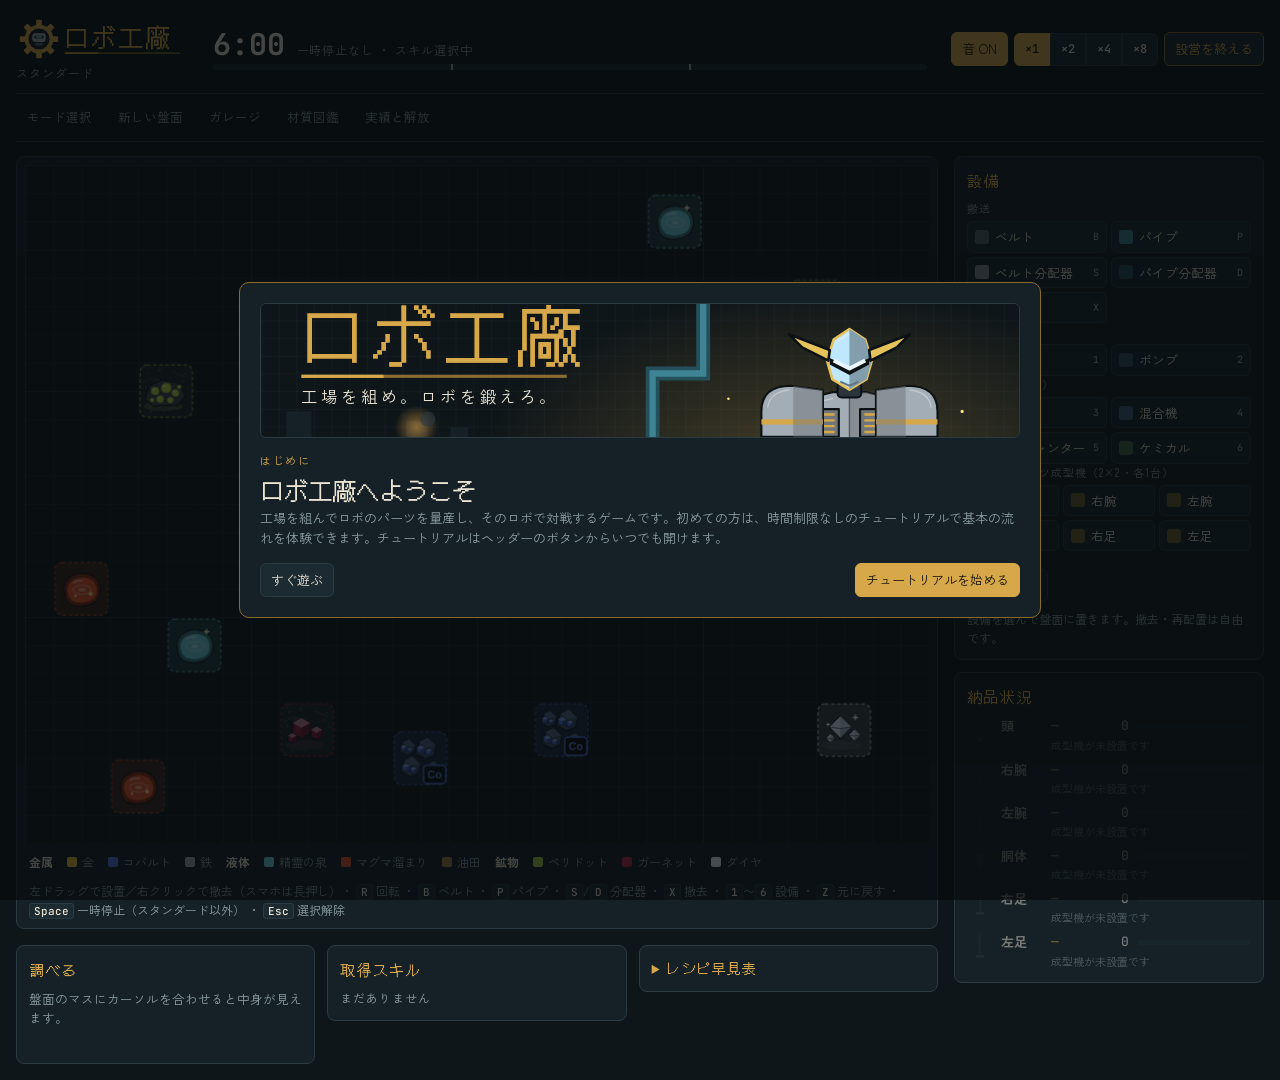
<file: docs/index.html>
<!DOCTYPE html>
<html lang="ja">
<head>
<meta charset="utf-8">
<meta name="viewport" content="width=device-width,initial-scale=1">
<style>:root{color-scheme:dark}body{margin:0;font:14px system-ui,-apple-system,"Segoe UI","Yu Gothic UI","Meiryo",sans-serif}img{max-width:100%}[hidden]{display:none!important}</style>
</head>
<body>
<title>ロボ工廠</title>
<meta name="claude:viewport-fit-sides" content="cover">
<link rel="stylesheet" href="fonts/fonts.css">
<style>
/* オンライン対戦：デスクトップ版はLAN（lan.js が html.lan を付ける）。GitHub Pages では隠す */
html:not(.lan) #onlineBtn,html:not(.lan) #onlineBtn2,html:not(.lan) [data-mode="onstd"],html:not(.lan) [data-mode="onrobo"]{display:none!important}
</style>
<script>window.ROBO_APP=true;window.ROBO_BUILD="7b04b140";</script>
<script>if(/^(127\.0\.0\.1|localhost)$/.test(location.hostname)&&location.port==="48731"){window.__nlg=new Promise(ok=>{const s=document.createElement("script");s.src="neutralino.js";s.onload=()=>ok(true);s.onerror=()=>ok(false);document.head.appendChild(s)})}</script>
<script>
// ロボ工廠 デスクトップ版のLAN対戦（Hamachi など）
// ホストは同じフォルダの robo-relay(.exe) を起動し、ゲストはホストのアドレスへつなぐ。
// robo-relay と WebSocket で話し、claude.ai の room / user と同じ形のオブジェクトをゲームへ渡す。
(()=>{
'use strict';
const PORT=48800;
const ls={get:(k,d)=>{try{const v=localStorage.getItem(k);return v==null?d:v}catch(_){return d}},set:(k,v)=>{try{localStorage.setItem(k,v)}catch(_){}}};
const rid=()=>Math.random().toString(36).slice(2,10);
const clone=v=>v===undefined?undefined:JSON.parse(JSON.stringify(v));
const esc=t=>String(t).replace(/[&<>"']/g,c=>({'&':'&amp;','<':'&lt;','>':'&gt;','"':'&quot;',"'":'&#39;'}[c]));
let myBy=ls.get('robo_lan_id',null);if(!myBy){myBy='u_'+rid()+rid();ls.set('robo_lan_id',myBy)}
const myPeer='p_'+rid()+rid();
const VER=window.ROBO_BUILD||'dev';
// デスクトップ版（Neutralino が 127.0.0.1:48731 で配信）かどうか
const IS_APP=/^(127\.0\.0\.1|localhost)$/.test(location.hostname)&&location.port==='48731';
// neutralino.js（Neutralino が起動情報と1回きりの鍵を先頭に入れて返す）は、ページ先頭の小さなスクリプトが読み込む（window.__nlg）
const nlReady=(window.__nlg||Promise.resolve(false)).then(ok=>ok&&!!window.NL_PORT&&!!window.Neutralino).catch(()=>false);

let ws=null,state='idle',url='',role=null,addrs=[],hostLabel='',myName='',relayProc=null,retryT=null,wantOpen=false;
const names={};const rooms=new Map();

function tx(m){if(ws&&ws.readyState===1&&state==='open')ws.send(JSON.stringify(m))}
function fire(st){const ev={peers:st.snap,joined:[],left:[],updated:[]};setTimeout(()=>st.hs.forEach(h=>{try{h(ev)}catch(e){console.error(e)}}),0)}
function rebuild(st){
  const me={peer:myPeer,by:myBy,isMe:true,sameTab:true,kind:'viewer',guest:false,presence:Object.freeze(clone(st.mine)),updatedAt:Date.now()};
  const others=state==='open'?st.list.filter(p=>p.peer!==myPeer).map(p=>Object.freeze({peer:p.peer,by:p.by,isMe:p.by===myBy,sameTab:false,kind:'viewer',guest:false,presence:Object.freeze(p.presence||{}),updatedAt:Date.now()})):[];
  st.snap=Object.freeze([Object.freeze(me),...others]);fire(st);
}
function roomApi(r){
  let st=rooms.get(r);
  if(!st){
    st={r,mine:{},list:[],hs:new Set(),snap:[]};
    st.api={name:r,
      presence:async patch=>{for(const k in patch){if(patch[k]===null||patch[k]===undefined)delete st.mine[k];else st.mine[k]=clone(patch[k])}tx({t:'pres',r,p:st.mine});rebuild(st)},
      peers:()=>st.snap,
      onPeers:(h)=>{st.hs.add(h);setTimeout(()=>{try{h({peers:st.snap,joined:st.snap,left:[],updated:[]})}catch(e){console.error(e)}},0);return()=>st.hs.delete(h)},
      connected:()=>state==='open',
      join:async n=>roomApi(String(n)),
      leave:async()=>{tx({t:'leave',r});rooms.delete(r);st.hs.clear()}};
    rooms.set(r,st);
  }
  tx({t:'join',r,p:st.mine});rebuild(st);
  return st.api;
}
const userApi={
  id:async()=>myBy,
  me:async()=>({id:myBy,name:myName}),
  profiles:async ids=>Object.fromEntries([].concat(ids).map(i=>[i,{id:i,name:names[i]||'プレイヤー'}])),
};

// 1回つなぐ。welcome で成功、reject・失敗・時間切れで失敗。
function openOnce(u,timeout){
  return new Promise((ok,ng)=>{
    let done=false,s;
    const fin=(e,v)=>{if(done)return;done=true;clearTimeout(t);e?ng(e):ok(v)};
    const t=setTimeout(()=>{try{s.close()}catch(_){}fin(new Error('timeout'))},timeout);
    try{s=new WebSocket(u)}catch(e){fin(e);return}
    s.onopen=()=>s.send(JSON.stringify({t:'hello',peer:myPeer,by:myBy,name:myName,ver:VER}));
    s.onmessage=e=>{
      let m;try{m=JSON.parse(e.data)}catch(_){return}
      if(!done){
        if(m.t==='welcome'){fin(null,{s,m})}
        else if(m.t==='reject'){const er=new Error('ver');er.hostVer=m.hostVer;fin(er);try{s.close()}catch(_){}}
        return;
      }
      onMsg(m);
    };
    s.onerror=()=>{};
    s.onclose=()=>{if(!done)fin(new Error('closed'));else if(ws===s)onDrop()};
  });
}
function onMsg(m){
  if(m.t==='room'){
    const st=rooms.get(m.r);if(!st)return;
    st.list=(m.peers||[]).map(p=>({peer:p.peer,by:p.by,presence:p.presence||{}}));
    (m.peers||[]).forEach(p=>{if(p.by&&p.name)names[p.by]=p.name});
    rebuild(st);
  }
}
function adopt(s,m){
  ws=s;state='open';addrs=m.addrs||addrs;
  rooms.forEach(st=>{tx({t:'join',r:st.r,p:st.mine});rebuild(st)});
}
function onDrop(){
  ws=null;if(!wantOpen){state='idle';return}
  state='retry';rooms.forEach(rebuild);
  clearTimeout(retryT);
  const again=async()=>{
    if(!wantOpen)return;
    try{const {s,m}=await openOnce(url,5000);if(!wantOpen){s.close();return}adopt(s,m)}
    catch(e){if(e.message==='ver'){wantOpen=false;state='idle';rooms.forEach(rebuild);return}retryT=setTimeout(again,2000)}
  };
  retryT=setTimeout(again,1000);
}

let nlInit=false;
// アプリ本体（robo-kosho.exe）のあるフォルダ
function appDir(){
  const win=window.NL_OS==='Windows',sep=win?'\\':'/';
  const isAbs=p=>win?/^[a-zA-Z]:[\\/]|^\\\\/.test(p):p.startsWith('/');
  const strip=p=>String(p).replace(/[\\/]+$/,'');
  const a0=(window.NL_ARGS&&NL_ARGS[0])||'';
  const cut=a0.replace(/[\\/][^\\/]*$/,'');
  let d=a0&&cut!==a0?cut:(window.NL_PATH||'.');
  if(!isAbs(d)&&window.NL_CWD)d=strip(NL_CWD)+sep+(d==='.'?'':d);
  return {dir:strip(d),sep,exe:win?'robo-relay.exe':'robo-relay'};
}
async function startRelay(){
  if(!(await nlReady))throw new Error('norelay');
  // 起動直後の1回だけ使える鍵。ないとき（再読み込みした後など）に init すると画面が消えるので使わない
  if(!nlInit){let tk='';try{tk=window.NL_TOKEN||sessionStorage.getItem('NL_TOKEN')||''}catch(_){tk=window.NL_TOKEN||''}if(!tk)throw new Error('token');Neutralino.init();nlInit=true}
  const {dir,sep,exe}=appDir();
  try{relayProc=await Neutralino.os.spawnProcess(`"${dir}${sep}${exe}" -port ${PORT}`,{cwd:dir})}
  catch(e){console.warn('relay spawn',e);relayProc=null}
}
async function connectHost(){
  role='host';url=`ws://127.0.0.1:${PORT}/ws`;
  // すでに中継が動いていればそれを使う。なければ起動して、立ち上がるのを待つ
  try{return await openOnce(url,1200)}catch(e){if(e.message==='ver')throw e}
  await startRelay();
  const t0=Date.now();let last;
  while(Date.now()-t0<6000){
    await new Promise(r=>setTimeout(r,400));
    try{return await openOnce(url,1500)}catch(e){last=e;if(e.message==='ver')throw e}
  }
  const er=new Error('relay');er.cause=last;throw er;
}
function parseAddr(a){
  a=String(a||'').trim().replace(/^wss?:\/\//,'').replace(/\/.*$/,'');
  if(!a)return null;
  if(/^\[.*\]/.test(a))return a.includes(']:')?a:a+':'+PORT;
  return /:\d+$/.test(a)?a:a+':'+PORT;
}
async function connectGuest(addr){
  const hp=parseAddr(addr);if(!hp)throw new Error('noaddr');
  role='guest';hostLabel=hp.replace(new RegExp(':'+PORT+'$'),'');url=`ws://${hp}/ws`;
  return await openOnce(url,6000);
}
function disconnect(){
  wantOpen=false;clearTimeout(retryT);
  try{ws&&ws.close()}catch(_){}
  ws=null;state='idle';rooms.clear();role=null;
  if(relayProc&&nlInit){Neutralino.os.updateSpawnedProcess(relayProc.id,'exit').catch(()=>{});relayProc=null}
}

const ERR={
  ver:e=>`ホストとゲームのバージョンが違います（ホスト ${esc(e.hostVer||'?')} / あなた ${esc(VER)}）。同じ版の robo-kosho.exe を使ってください。`,
  relay:()=>'中継プログラムを起動できませんでした。robo-relay.exe が robo-kosho.exe と同じフォルダにあるか、ほかのアプリがポート 48800 を使っていないか確認してください。',
  token:()=>'このウィンドウからは中継を起動できません。ゲームをいったん閉じて、開き直してから「ホストになる」を押してください。',
  norelay:()=>'このページでは中継プログラムを起動できません。デスクトップ版の robo-kosho.exe から開いてください。',
  noaddr:()=>'ホストのアドレスを入力してください（例：25.12.34.56）。',
  guest:()=>`ホスト ${esc(hostLabel)} につながりません。次を確認してください：<br>・ホストが「ホストになる」を押して待っている<br>・二人とも同じ Hamachi ネットワークに入っていて、Hamachi の表示が緑（接続中）<br>・アドレスが Hamachi に表示されているホストの IPv4（25.で始まる数字）と同じ<br>・ホストのPCの Windows ファイアウォールで robo-relay が「パブリック」ネットワークでも許可されている`,
};

function dialog(modal,onOk,onCancel){
  myName=ls.get('robo_lan_name','')||('プレイヤー'+Math.floor(Math.random()*900+100));
  const lastHost=ls.get('robo_lan_host','');
  modal.innerHTML=`<div><div class="eyebrow">オンライン対戦 ・ LAN（Hamachi など）</div><h2>つなぎ方を選んでください</h2>
    <p>同じ Hamachi ネットワーク（または同じLAN）にいる相手と対戦できます。どちらか1人が「ホスト」になり、もう1人はホストのアドレスを入力して参加します。</p></div>
    <section class="lobby-box"><h3>あなたの名前</h3><input id="lanName" class="lan-in" maxlength="24" value="${esc(myName)}"></section>
    <div class="lan-grid">
      <section class="lobby-box"><h3>ホストになる</h3><p>このPCで中継を始めます。つないだあとに表示されるアドレスを相手に伝えてください。</p><button class="btn on" type="button" id="lanHost">ホストになる</button></section>
      <section class="lobby-box"><h3>ゲストで参加</h3><p>ホストから聞いたアドレス（Hamachi の 25.で始まる数字）を入力します。</p>
        <div class="lan-row"><input id="lanAddr" class="lan-in" placeholder="25.12.34.56" value="${esc(lastHost)}" inputmode="decimal"><button class="btn on" type="button" id="lanJoin">参加する</button></div></section>
    </div>
    <p id="lanMsg" class="clock-label" role="status"></p>
    <div class="mfoot"><span class="clock-label">ポート ${PORT}（TCP）を使います</span><button class="btn" type="button" id="lanClose">閉じる</button></div>`;
  const $=id=>modal.querySelector('#'+id);
  const msg=(h,bad)=>{$('lanMsg').innerHTML=h;$('lanMsg').className=bad?'bad':'clock-label'};
  const busy=b=>{['lanHost','lanJoin','lanName','lanAddr'].forEach(i=>$(i).disabled=b)};
  const go=async(kind)=>{
    myName=($('lanName').value||'').trim().slice(0,24)||myName;ls.set('robo_lan_name',myName);
    busy(true);msg(kind==='host'?'中継を起動しています…':'ホストにつないでいます…');
    try{
      const r=kind==='host'?await connectHost():await connectGuest($('lanAddr').value);
      if(kind==='guest')ls.set('robo_lan_host',$('lanAddr').value.trim());
      wantOpen=true;adopt(r.s,r.m);
      if(role==='host')hostLabel=(addrs[0]||'');
      onOk(roomApi('lobby'),userApi);
    }catch(e){
      busy(false);const k=ERR[e.message]&&e.message!=='guest'?e.message:'guest';
      msg(ERR[k](e),true);role=null;
    }
  };
  $('lanHost').onclick=()=>go('host');
  $('lanJoin').onclick=()=>go('guest');
  $('lanAddr').onkeydown=e=>{if(e.key==='Enter')go('guest')};
  $('lanClose').onclick=onCancel;
}

// ロビーに出す案内
function lobbyNote(){
  if(role==='host'){
    const ham=addrs.filter(a=>/^(25|5)\./.test(a)),oth=addrs.filter(a=>!/^(25|5)\./.test(a));
    const show=ham.length?ham:oth;
    return `<section class="lobby-box hot"><h3>あなたがホストです</h3><p>相手に伝えるアドレス：${show.length?show.map(a=>`<b class="lan-ip">${esc(a)}</b>`).join(' / '):'（見つかりません）'}${ham.length?'（Hamachi）':''}</p>${!ham.length?'<p class="clock-label">Hamachi のアドレス（25.で始まる数字）が見つかりません。Hamachi が起動してネットワークに入っているか確認してください。</p>':''}<p class="clock-label">相手は「オンライン対戦」→「ゲストで参加」にこのアドレスを入れます。このウィンドウを閉じると、相手の接続も切れます。</p></section>`;
  }
  return `<section class="lobby-box"><h3>ホスト ${esc(hostLabel)} に接続しています</h3><p class="clock-label">${state==='open'?'接続中':'接続が切れました。つなぎ直しています…'}</p></section>`;
}

window.ROBO_LAN={
  active:()=>role!==null,
  dialog,disconnect,lobbyNote,
  role:()=>role,
};
const mark=()=>{if(IS_APP)document.documentElement.classList.add('lan')};
mark();document.addEventListener('DOMContentLoaded',mark);
window.addEventListener('beforeunload',()=>{if(relayProc&&nlInit)Neutralino.os.updateSpawnedProcess(relayProc.id,'exit').catch(()=>{})});
})();

</script>
<style>
/* layout: 24x24 factory board on the left, control rail on the right; stacks below 900px. Single dark "workshop at night" look. */
:root{
  --bg:#0f1619; --panel:#162127; --panel2:#1c2a31; --line:#2a3b44;
  --fg:#ebe4d3; --muted:#8c9ea4; --brass:#d6a84a; --brass-dim:#8a6c2e;
  --ok:#62c48d; --warn:#e2b444; --bad:#e8604c;
  --f-display:'DotGothic16','Hiragino Kaku Gothic ProN','Yu Gothic',monospace;
  --f-body:'Zen Kaku Gothic New','Hiragino Kaku Gothic ProN','Yu Gothic','Meiryo',system-ui,sans-serif;
  --f-mono:'JetBrains Mono',ui-monospace,'SFMono-Regular',Menlo,monospace;
  color-scheme:dark;
}
[hidden]{display:none!important}
html,body{background:var(--bg);color:var(--fg)}
body{font-family:var(--f-body);font-size:14px;line-height:1.55}
button{font:inherit;color:inherit}
button:focus-visible,summary:focus-visible{outline:2px solid var(--brass);outline-offset:2px}
.wrap{max-width:1440px;margin:0 auto;padding-block:16px;padding-left:max(16px,env(safe-area-inset-left,0px));padding-right:max(16px,env(safe-area-inset-right,0px));display:flex;flex-direction:column;gap:14px}

.top{display:grid;grid-template-columns:auto minmax(220px,1fr) auto;grid-template-areas:'brand clock ctrls' 'nav nav nav';align-items:center;gap:10px 24px;border-bottom:1px solid var(--line);padding-bottom:10px}
.brand{grid-area:brand}.clock{grid-area:clock}.ctrls{grid-area:ctrls;justify-content:flex-end}
.nav{grid-area:nav;display:flex;gap:4px;overflow-x:auto;scrollbar-width:none;border-top:1px solid var(--line);padding-top:8px}
.nav::-webkit-scrollbar{display:none}
.nbtn{background:none;border:1px solid transparent;border-radius:6px;padding:4px 10px;font-size:12.5px;color:var(--muted);cursor:pointer;white-space:nowrap}
.nbtn:hover{color:var(--fg);border-color:var(--line);background:var(--panel)}
.btn.primary{border-color:var(--brass-dim);color:var(--brass)}
@media (max-width:820px){.top{grid-template-columns:1fr;grid-template-areas:'brand' 'clock' 'ctrls' 'nav'}.ctrls{justify-content:flex-start}}
.brand{display:flex;flex-direction:column;gap:2px;min-width:0}
.brand h1{font-family:var(--f-display);font-weight:400;font-size:30px;line-height:1;margin:0;letter-spacing:.06em;color:var(--brass)}
.brand .sub{font-size:12px;color:var(--muted);letter-spacing:.08em}
.clock{display:flex;flex-direction:column;gap:4px;min-width:220px;flex:1 1 260px}
.clock-row{display:flex;align-items:baseline;gap:12px}
.clock-time{font-family:var(--f-mono);font-weight:700;font-size:30px;font-variant-numeric:tabular-nums;line-height:1}
.clock-time.urgent{color:#ff6b55;animation:urgent 1s steps(2,end) infinite}
@keyframes urgent{50%{opacity:.55}}
@media (prefers-reduced-motion:reduce){.clock-time.urgent{animation:none}}
.undo-row{display:flex;gap:8px;align-items:center;margin-top:10px}
.undo-row .btn{padding:5px 10px;font-size:12px}
.undo-row kbd{margin-left:4px}
.clock-label{font-size:12px;color:var(--muted);letter-spacing:.08em}
.clock-next{font-size:12px;color:var(--brass);margin-left:auto}
.clock-bar{position:relative;height:6px;background:var(--panel2);border-radius:3px;overflow:hidden}
.clock-bar i{position:absolute;inset:0 auto 0 0;background:var(--brass);border-radius:3px}
.clock-bar b{position:absolute;top:-2px;bottom:-2px;width:2px;background:var(--fg);opacity:.7}
.ctrls{display:flex;flex-wrap:wrap;gap:6px;align-items:center}
.btn{background:var(--panel2);border:1px solid var(--line);border-radius:6px;padding:6px 10px;cursor:pointer;font-size:13px;white-space:nowrap}
.btn:hover{border-color:var(--brass-dim)}
.btn.on{background:var(--brass);color:#1a1408;border-color:var(--brass)}
.btn.warn{border-color:var(--bad);color:var(--bad)}
.seg{display:flex}
.seg .btn{border-radius:0;font-family:var(--f-mono);font-size:12px}
.seg .btn:first-child{border-radius:6px 0 0 6px}.seg .btn:last-child{border-radius:0 6px 6px 0}

.app{display:grid;grid-template-columns:minmax(0,1fr) 310px;grid-template-areas:'board rail' 'sub rail';gap:16px;align-items:start}
.board-wrap{grid-area:board}.rail{grid-area:rail}.subgrid{grid-area:sub;display:grid;grid-template-columns:repeat(auto-fit,minmax(240px,1fr));gap:12px;align-items:start}
.board-scroll{overflow-x:auto;-webkit-overflow-scrolling:touch}
@media (max-width:1000px){.app{grid-template-areas:'board' 'rail' 'sub'}}
@media (max-width:700px){.board-scroll canvas{min-width:680px}}
@media (max-width:1000px){.app{grid-template-columns:minmax(0,1fr)}}
.board-wrap{background:var(--panel);border:1px solid var(--line);border-radius:8px;padding:8px;display:flex;flex-direction:column;gap:8px;min-width:0}
canvas{width:100%;height:auto;aspect-ratio:32/24;display:block;margin:0 auto;touch-action:pan-x pan-y;cursor:crosshair;max-width:100%}
.legend{display:flex;flex-wrap:wrap;gap:6px 14px;font-size:12px;color:var(--muted);padding:2px 4px}
.legend span{display:inline-flex;align-items:center;gap:5px}
.legend i{width:10px;height:10px;border-radius:2px;display:inline-block}
.keys{font-size:12px;color:var(--muted);padding:0 4px}
.keys kbd{font-family:var(--f-mono);font-size:11px;background:var(--panel2);border:1px solid var(--line);border-radius:3px;padding:0 4px;color:var(--fg)}

.rail{display:flex;flex-direction:column;gap:12px;min-width:0}
.card-s{background:var(--panel);border:1px solid var(--line);border-radius:8px;padding:12px;display:flex;flex-direction:column;gap:8px;min-width:0}
.card-s h2{font-family:var(--f-display);font-weight:400;font-size:15px;margin:0;letter-spacing:.08em;color:var(--brass)}
.tgroup{display:flex;flex-direction:column;gap:4px}
.tgroup .glabel{font-size:11px;color:var(--muted);letter-spacing:.1em}
.tools{display:grid;grid-template-columns:repeat(2,minmax(0,1fr));gap:4px}
.tools.three{grid-template-columns:repeat(3,minmax(0,1fr))}
.tool{display:flex;align-items:center;gap:6px;background:var(--panel2);border:1px solid var(--line);border-radius:6px;padding:5px 7px;cursor:pointer;text-align:left;font-size:12.5px;min-width:0}
.tool:hover{border-color:var(--brass-dim)}
.tool.sel{border-color:var(--brass);box-shadow:inset 0 0 0 1px var(--brass)}
.tool:disabled{opacity:.4;cursor:not-allowed}
.tool .sw{width:14px;height:14px;border-radius:3px;flex:none}
.tool .nm{flex:1;min-width:0;overflow:hidden;text-overflow:ellipsis;white-space:nowrap}
.tool kbd{font-family:var(--f-mono);font-size:10px;color:var(--muted)}
.hint{font-size:12px;color:var(--muted);margin:0;min-height:2.6em}

.prow{display:grid;grid-template-columns:26px 3.2em 2.8em 2.6em minmax(0,1fr);gap:2px 8px;align-items:center;font-size:13px}
.prow.off{opacity:.45}
.pname{font-weight:700}
.picon{grid-row:span 2;align-self:start}
.pstar{font-family:var(--f-mono);color:var(--brass);font-variant-numeric:tabular-nums}
.pcount{font-family:var(--f-mono);text-align:right;font-variant-numeric:tabular-nums}
.pbar{height:5px;background:var(--panel2);border-radius:3px;overflow:hidden}
.pbar i{display:block;height:100%;background:var(--brass)}
.pnext{grid-column:3/-1;font-size:11px;color:var(--muted);margin-top:-2px}
.parts{display:flex;flex-direction:column;gap:6px}

.inspect{font-size:12.5px;min-height:5em}
.inspect .t{font-weight:700;font-size:13.5px}
.inspect .st{display:inline-block;font-size:11px;padding:0 6px;border-radius:9px;margin-left:6px;vertical-align:1px}
.st.work{background:color-mix(in srgb,var(--ok) 25%,transparent);color:var(--ok)}
.st.wait{background:color-mix(in srgb,var(--warn) 22%,transparent);color:var(--warn)}
.st.full{background:color-mix(in srgb,var(--bad) 22%,transparent);color:var(--bad)}
.inspect ul{margin:4px 0 0;padding-left:1.1em}
.inspect .muted{color:var(--muted)}
.skills{margin:0;padding:0;list-style:none;display:flex;flex-direction:column;gap:5px;font-size:12.5px}
.skills li{display:flex;gap:6px;align-items:baseline}
.chip{align-self:flex-start;font-size:10.5px;padding:0 6px;border-radius:9px;border:1px solid var(--c);color:var(--c);white-space:nowrap;letter-spacing:.04em}
details.card-s summary{cursor:pointer;font-family:var(--f-display);color:var(--brass);letter-spacing:.08em}
.recipes{font-size:12px;display:flex;flex-direction:column;gap:6px;margin-top:6px}
.recipes div b{color:var(--fg)}
.recipes div{color:var(--muted)}

.overlay{position:fixed;inset:0;background:rgba(6,10,12,.72);display:flex;align-items:center;justify-content:center;padding:16px;z-index:20;padding-left:max(16px,env(safe-area-inset-left,0px));padding-right:max(16px,env(safe-area-inset-right,0px))}
.modal{background:var(--panel);border:1px solid var(--brass-dim);border-radius:10px;max-width:760px;width:100%;max-height:calc(100% - 16px);overflow:auto;padding:20px;display:flex;flex-direction:column;gap:14px}
.modal .eyebrow{font-size:11px;letter-spacing:.14em;color:var(--brass)}
.modal h2{font-family:var(--f-display);font-weight:400;font-size:24px;margin:2px 0 0;text-wrap:balance}
.modal p{margin:0;color:var(--muted);font-size:13px}
.cards{display:grid;grid-template-columns:repeat(3,minmax(0,1fr));gap:10px}
@media (max-width:640px){.cards{grid-template-columns:minmax(0,1fr)}}
.scard{background:var(--panel2);border:1px solid var(--line);border-radius:8px;padding:14px;cursor:pointer;text-align:left;display:flex;flex-direction:column;gap:8px;transition:border-color .12s,transform .12s}
.scard:hover{border-color:var(--brass);transform:translateY(-2px)}
.scard strong{font-family:var(--f-display);font-weight:400;font-size:19px}
.scard span.d{font-size:13px;color:var(--muted)}
.mfoot{display:flex;gap:8px;flex-wrap:wrap;align-items:center;justify-content:space-between}
.rtable-wrap{overflow-x:auto}
.rtable{border-collapse:collapse;width:100%;font-size:13px;min-width:520px}
.rtable th{font-size:11px;color:var(--muted);font-weight:400;text-align:left;padding:6px 8px;border-bottom:1px solid var(--line);letter-spacing:.06em}
.rtable td{padding:7px 8px;border-bottom:1px solid var(--line)}
.rtable td.n{font-family:var(--f-mono);text-align:right;font-variant-numeric:tabular-nums}
.rtable td.s{font-family:var(--f-mono);color:var(--brass)}
.total{display:flex;gap:24px;flex-wrap:wrap}
.total div{display:flex;flex-direction:column}
.total small{font-size:11px;color:var(--muted);letter-spacing:.08em}
.total b{font-family:var(--f-mono);font-size:24px}
.toast{position:fixed;left:50%;bottom:calc(20px + env(safe-area-inset-bottom,0px));transform:translateX(-50%);background:var(--panel2);border:1px solid var(--brass-dim);border-radius:6px;padding:8px 14px;font-size:13px;z-index:30;max-width:calc(100% - 32px)}

/* ---- battle ---- */
body.inbattle .app,body.inbattle .clock,body.inbattle .ctrls,body.inbattle .nav{display:none}
body.inbattle .top{grid-template-areas:'brand'}
.battle{display:flex;flex-direction:column;gap:12px}
.bhead{display:flex;align-items:center;justify-content:space-between;gap:12px;flex-wrap:wrap}
.bhead .eyebrow{font-family:var(--f-display);font-size:18px;color:var(--brass);letter-spacing:.06em}
.arena{display:grid;grid-template-columns:minmax(0,1fr) auto minmax(0,1fr);gap:12px;align-items:stretch}
.vs{align-self:center;font-family:var(--f-display);font-size:28px;color:var(--brass-dim)}
@media (max-width:820px){.arena{grid-template-columns:minmax(0,1fr)}.vs{display:none}}
.unit{background:var(--panel);border:1px solid var(--line);border-radius:8px;padding:12px;display:flex;flex-direction:column;gap:8px;min-width:0}
.unit.hit{animation:shake .35s}
@keyframes shake{20%{transform:translateX(-5px)}40%{transform:translateX(5px)}60%{transform:translateX(-3px)}80%{transform:translateX(2px)}}
.uhead{display:flex;flex-direction:column}
.uhead .eyebrow{font-size:11px;letter-spacing:.14em;color:var(--muted)}
.uhead strong{font-family:var(--f-display);font-weight:400;font-size:22px}
.hpbar{height:12px;background:var(--panel2);border-radius:6px;overflow:hidden;border:1px solid var(--line)}
.hpbar i{display:block;height:100%;background:var(--ok);transition:width .4s ease}
.hpbar.low i{background:var(--bad)}
.hpnum{font-family:var(--f-mono);font-variant-numeric:tabular-nums;font-size:13px;color:var(--muted);display:flex;gap:6px;align-items:baseline}
.hpnum b{font-size:20px;color:var(--fg)}
.ustats{display:flex;flex-wrap:wrap;gap:4px 14px;font-size:12.5px;color:var(--muted)}
.ustats b{color:var(--fg);font-family:var(--f-mono);font-variant-numeric:tabular-nums}
.ptab-wrap{overflow-x:auto}
.ptab{border-collapse:collapse;width:100%;font-size:12.5px}
.ptab th{font-size:10.5px;font-weight:400;color:var(--muted);text-align:left;padding:3px 6px;border-bottom:1px solid var(--line)}
.ptab td{padding:4px 6px;border-bottom:1px solid var(--line)}
.ptab td.n{font-family:var(--f-mono);text-align:right;font-variant-numeric:tabular-nums}
.ptab tr.off td{color:var(--muted)}
.bufs{display:flex;flex-wrap:wrap;gap:4px}
.achip{display:inline-block;font-size:11px;line-height:1.5;padding:0 5px;margin:0 2px;border-radius:3px;background:color-mix(in srgb,var(--c) 22%,transparent);color:var(--c);font-weight:700;vertical-align:1px}
.bfield{display:grid;grid-template-columns:minmax(0,1fr) 380px;gap:14px;align-items:start}
.bleft{display:flex;flex-direction:column;gap:10px;min-width:0}
.bright{display:flex;flex-direction:column;gap:10px;min-width:0;position:sticky;top:calc(env(safe-area-inset-top,0px) + 8px)}
.bright .cmd{border-color:var(--brass-dim)}
.logcard .blog{max-height:300px}
.achip{white-space:nowrap}.pbtn .pm{flex-wrap:nowrap}.cmd .achip{padding:0 3px;margin:0 1px}
.cmd .tgroup{gap:5px}.cmd .pbtn{padding:5px 7px}.cmd .pbtn .pn{font-size:12px}
@media (max-width:1000px){.bfield{grid-template-columns:minmax(0,1fr)}.bright{position:static}}
.pbtns{display:grid;grid-template-columns:repeat(3,minmax(0,1fr));gap:5px}
.pbtn{display:flex;flex-direction:column;gap:2px;align-items:flex-start;background:var(--panel2);border:1px solid var(--line);border-radius:6px;padding:6px 8px;cursor:pointer;text-align:left;min-width:0}
.pbtn:hover:not(:disabled){border-color:var(--brass-dim)}
.pbtn.sel{border-color:var(--brass);box-shadow:inset 0 0 0 1px var(--brass)}
.pbtn:disabled{opacity:.38;cursor:not-allowed}
.pbtn .pn{font-size:12.5px;font-weight:700;white-space:nowrap;overflow:hidden;text-overflow:ellipsis;max-width:100%}
.pbtn .pm{font-size:11px;display:flex;align-items:center;gap:3px}
.pbtn .pm b{font-family:var(--f-mono)}
.pbtn small{color:var(--bad);font-size:10px}
#goBtn{padding:9px;font-size:14px}
#goBtn:disabled{opacity:.45;cursor:not-allowed}
.blog{margin:0;padding:0;list-style:none;display:flex;flex-direction:column;gap:6px;max-height:420px;overflow-y:auto;font-size:13px}
.blog li{padding:5px 8px;background:var(--panel2);border-radius:5px;min-width:0}
.blog .lt{font-family:var(--f-display);color:var(--brass);margin-right:6px}
.blog .sys{color:var(--muted)}
.blog em{font-style:normal}
.good{color:var(--ok)}.bad{color:var(--warn)}.crit{color:#ffd56a;font-weight:700}
.dmg{font-family:var(--f-mono);font-weight:700;color:var(--bad);white-space:nowrap}
.afftab{border-collapse:collapse;font-size:12px}
.afftab th,.afftab td{padding:4px 7px;border:1px solid var(--line);text-align:center}
.afftab td.n{font-family:var(--f-mono)}
.formula{font-size:12.5px;color:var(--muted);display:flex;flex-direction:column;gap:4px;margin-top:8px}
.formula b{color:var(--fg)}
.chip.syn{--c:#7fd8b0}
img.ski{width:22px;height:22px;vertical-align:-5px;margin-right:4px}
.skills img.ski{width:18px;height:18px;vertical-align:-4px}
.chip img.ski{width:14px;height:14px;vertical-align:-3px;margin-right:2px}
.mhead{display:flex;align-items:center;gap:8px}
img.modei{width:34px;height:34px;flex:none}
.pkrow{display:flex;align-items:center;gap:8px}
.pkicon{position:relative;width:34px;height:34px;flex:none}
.pkicon img{position:absolute;inset:0;width:100%;height:100%}
.pkicon img.pki{filter:none}
.mcard:disabled .pkicon img.pki{filter:grayscale(1) brightness(.55)}
.pkicon img.pklock{width:60%;height:60%;inset:auto -4px -4px auto}
img.mi{width:16px;height:16px;vertical-align:-3px;margin-right:2px}
img.ai{width:13px;height:13px;vertical-align:-2px;margin-right:2px}
img.ci{width:14px;height:14px;vertical-align:-3px;margin-right:3px}
img.si{width:16px;height:16px;vertical-align:-4px;margin-right:3px}
img.pi{width:30px;height:30px;display:block}
.ptab td.pn{display:flex;align-items:center;gap:4px;white-space:nowrap}
.ptab td.pn img.pi{width:22px;height:22px}
.hid img{filter:brightness(0) opacity(.55)}
.pmat{color:var(--muted);font-size:11px}
.utop{display:grid;grid-template-columns:150px minmax(0,1fr);gap:12px;align-items:center}
.uinfo{display:flex;flex-direction:column;gap:8px;min-width:0}
img.urobot{width:150px;height:212px;display:block}
.vsbar{display:grid;grid-template-columns:minmax(0,1fr) auto minmax(0,1fr);gap:12px;align-items:start}
.pdrow{display:flex;gap:3px}.vside.E .pdrow{justify-content:flex-end}
.pip{position:relative;width:30px;height:20px;border:1px solid var(--line);border-radius:3px;background:var(--panel2);overflow:hidden;display:flex;align-items:center;justify-content:center}
.pip i{position:absolute;left:0;right:0;bottom:0;background:color-mix(in srgb,var(--ok) 45%,transparent)}
.pip.low i{background:color-mix(in srgb,var(--warn) 55%,transparent)}
.pip.gone{border-color:var(--bad);background:repeating-linear-gradient(135deg,color-mix(in srgb,var(--bad) 30%,transparent) 0 4px,transparent 4px 8px)}
.pip b{position:relative;font-size:10px;font-weight:700}
.pip.gone b{color:var(--bad);text-decoration:line-through}
.brk{color:var(--bad);font-weight:700}
.brkflash{animation:brkf .6s ease-out}
@keyframes brkf{0%,100%{background:transparent}25%{background:color-mix(in srgb,var(--bad) 30%,transparent)}}
.pbtn .dur{display:block;width:100%;height:3px;background:var(--panel);border-radius:2px;overflow:hidden;margin-top:2px}
.pbtn .dur i{display:block;height:100%;background:var(--ok)}.pbtn .dur i.low{background:var(--warn)}
.pbtn.broken{border-style:dashed;border-color:color-mix(in srgb,var(--bad) 60%,transparent)}
.pbtn.broken .pn{text-decoration:line-through;color:var(--muted)}.pbtn.broken small{color:var(--bad)}
@media (max-width:520px){.pip{width:24px;height:18px}.pip b{font-size:9px}}
.vside{display:flex;flex-direction:column;gap:5px;min-width:0}
.vside.E{align-items:stretch;text-align:right}
.vside.E .hpnum{justify-content:flex-end}.vside.E .bufs{justify-content:flex-end}
.vside.E .hpbar i{margin-left:auto}
.vname{display:flex;gap:8px;align-items:baseline;min-width:0}.vside.E .vname{justify-content:flex-end}
.vname .eyebrow{font-size:11px;color:var(--muted);letter-spacing:.12em}
.vname strong{font-family:var(--f-display);font-weight:400;font-size:18px;white-space:nowrap;overflow:hidden;text-overflow:ellipsis}
.vstat{margin-left:10px;font-size:11.5px}
.vsmark{font-family:var(--f-display);color:var(--brass-dim);font-size:20px;align-self:center}
.sech{font-family:var(--f-display);font-weight:400;font-size:15px;color:var(--brass);margin:6px 0 0;letter-spacing:.08em}
.utop.noart{grid-template-columns:minmax(0,1fr)}.utop.noart .rwrap{display:none}
.vside .hpnum{flex-wrap:wrap;white-space:nowrap}
@media (max-width:520px){.vstat{display:block;width:100%;margin:0;white-space:normal}.vname strong{font-size:14px}.vname .eyebrow{display:none}.vside .hpnum>span:first-child{display:none}.vside .hpnum b{font-size:16px}.vsbar{gap:6px}.vsmark{font-size:14px}.bhead .eyebrow{font-size:15px}}
.stage{max-width:820px;width:100%;margin:0 auto;border:1px solid var(--line);border-radius:10px;overflow:hidden;background:#0f1619}
.stage:empty{display:none}
.rwrap{position:relative;width:150px;height:212px;--dir:1}
.rwrap img.urobot{position:relative;z-index:1}
.rwrap .aura{position:absolute;inset:0;width:100%;height:100%;z-index:0;overflow:visible}
#uE .aura{transform:scaleX(-1)}
.aura ellipse{opacity:.5;transform-box:fill-box;transform-origin:center;animation:aura 2.6s ease-in-out infinite}
.aura ellipse.flare{animation:flare .7s ease-out,aura 2.6s ease-in-out .7s infinite}
@keyframes aura{0%,100%{opacity:.45;transform:scale(.94)}50%{opacity:.85;transform:scale(1.1)}}
@keyframes flare{0%{opacity:.5;transform:scale(1)}30%{opacity:1;transform:scale(1.45)}100%{opacity:.5;transform:scale(1)}}
.pglow{display:inline-flex;filter:drop-shadow(0 0 2px var(--c)) drop-shadow(0 0 5px var(--c))}
@media (prefers-reduced-motion:reduce){.aura ellipse,.aura ellipse.flare{animation:none;opacity:.55}}
#uE .rwrap{--dir:-1}
.rwrap.atk{animation:lunge .5s cubic-bezier(.3,.7,.4,1)}
.rwrap.blk{animation:recoil .45s ease-out}
@keyframes lunge{0%{transform:none}30%{transform:translateX(calc(var(--dir)*40px)) rotate(calc(var(--dir)*5deg)) scale(1.06)}55%{transform:translateX(calc(var(--dir)*30px)) rotate(calc(var(--dir)*3deg))}100%{transform:none}}
@keyframes recoil{0%{transform:none;filter:none}18%{transform:translateX(calc(var(--dir)*-14px)) rotate(calc(var(--dir)*-3deg));filter:brightness(1.9)}45%{filter:brightness(1.2)}100%{transform:none;filter:none}}
.fx{position:absolute;inset:0;pointer-events:none;z-index:2}
.fx .callout,.fx .guard{position:absolute;left:50%;transform:translateX(-50%);display:flex;align-items:center;gap:3px;white-space:nowrap;font-size:11.5px;font-weight:700;background:var(--panel2);border:1px solid var(--brass);border-radius:6px;padding:2px 7px;animation:tag 1.3s ease-out forwards}
.fx .callout{top:-4px}
.fx .guard{bottom:6px;border-color:#5fb0c9}
.fx .guard em{font-style:normal;font-size:11px}.fx .guard .weak{color:var(--bad)}.fx .guard .resist{color:#7fd8d2}
img.pi.xs{width:18px;height:18px;display:inline-block}
@keyframes tag{0%{opacity:0;transform:translate(-50%,6px)}12%{opacity:1;transform:translate(-50%,0)}80%{opacity:1}100%{opacity:0}}
.fx .spark{position:absolute;left:50%;top:42%;width:26px;height:26px;border-radius:50%;border:4px solid var(--c,#ffe08a);box-shadow:0 0 14px var(--c,#ffe08a);transform:translate(-50%,-50%);animation:burst .45s ease-out forwards}
@keyframes burst{0%{opacity:1;transform:translate(-50%,-50%) scale(.3)}100%{opacity:0;transform:translate(-50%,-50%) scale(3.4)}}
.fx .dmgpop{position:absolute;left:50%;top:30%;font-family:var(--f-mono);font-weight:700;font-size:24px;color:var(--bad);text-shadow:0 2px 0 #000,0 0 6px #000;animation:rise 1.1s ease-out forwards}
.fx .dmgpop.crit{color:#ffd56a;font-size:30px}
@keyframes rise{0%{opacity:0;transform:translate(-50%,10px) scale(.7)}15%{opacity:1;transform:translate(-50%,0) scale(1.15)}30%{transform:translate(-50%,-4px) scale(1)}100%{opacity:0;transform:translate(-50%,-34px)}}
@media (prefers-reduced-motion:reduce){.rwrap.atk,.rwrap.blk,.fx .spark{animation:none}.fx .dmgpop,.fx .callout,.fx .guard{animation:tag 1.3s linear forwards}}
@media (max-width:520px){.utop{grid-template-columns:110px minmax(0,1fr)}img.urobot,.rwrap{width:110px;height:156px}}
#uE img.urobot{transform:scaleX(-1)}
.brand h1 svg{height:46px;width:auto;display:block}
.keyart{height:auto;max-height:150px;border-radius:6px;overflow:hidden;border:1px solid var(--line);flex:none}
.keyart svg{width:100%;height:100%;display:block}
.ptab td.mat{font-size:11px;color:var(--muted);max-width:11em}
.codex{display:flex;flex-direction:column;gap:14px}
.codex h3{font-family:var(--f-display);font-weight:400;font-size:16px;margin:0 0 6px;color:var(--brass);letter-spacing:.06em}
.ctab{border-collapse:collapse;width:100%;font-size:12.5px;min-width:480px}
.ctab th{font-size:10.5px;font-weight:400;color:var(--muted);text-align:left;padding:4px 6px;border-bottom:1px solid var(--line)}
.ctab td{padding:5px 6px;border-bottom:1px solid var(--line);vertical-align:top}
.ctab td.nm{white-space:nowrap;font-weight:700}
.ctab .sw{display:inline-block;width:10px;height:10px;border-radius:2px;margin-right:6px;vertical-align:0}
.ctab tr.unk td{color:var(--muted)}
.saverow{display:flex;gap:8px;flex-wrap:wrap}
.saverow input,.seg-r select{flex:1 1 12em;min-width:0;background:var(--panel2);border:1px solid var(--line);border-radius:6px;padding:6px 8px;color:var(--fg);font:inherit}
.seg-r select{flex:0 1 auto}
.seg-r.fmt{border:1px solid var(--line);border-radius:8px;padding:8px 12px}
img.rthumb{width:54px;height:72px;display:block}
.ctab.gar td{vertical-align:middle}
.lrobo{display:flex;gap:12px;align-items:center}
body.locked #pauseBtn,body.locked #speedSeg,body.locked #newBtn,body.locked #modeBtn,body.locked #onlineBtn,body.locked #garageBtn,body.locked #metaBtn{display:none}
.mgrid{display:grid;grid-template-columns:repeat(auto-fill,minmax(170px,1fr));gap:8px}
.mgrid.skins{grid-template-columns:repeat(auto-fill,minmax(210px,1fr))}
.mcard{display:flex;flex-direction:column;gap:4px;text-align:left;background:var(--panel2);border:1px solid var(--line);border-radius:8px;padding:10px;cursor:pointer;min-width:0}
.mcard:hover:not(:disabled){border-color:var(--brass-dim)}
.mcard.sel{border-color:var(--brass);box-shadow:inset 0 0 0 1px var(--brass)}
.mcard:disabled{cursor:default;opacity:.7}
.mcard strong{font-family:var(--f-display);font-weight:400;font-size:15px}
.mcard .d{font-size:12px;color:var(--muted)}
.mcard .need{font-size:11px;color:var(--brass)}
.mcard:disabled .need{color:var(--muted)}
.skprev{display:grid;grid-template-columns:repeat(4,1fr);gap:3px;align-items:center}
.skprev img{width:100%;height:auto;display:block}
.skprev .sk-miner,.skprev .sk-pump{width:70%;justify-self:center}
.skprev .sk-molder{width:60%;justify-self:center}
.skprev.lock{filter:grayscale(1) brightness(.5)}
.mbar{display:block;height:4px;background:var(--panel);border-radius:2px;overflow:hidden}.mbar i{display:block;height:100%;background:var(--brass)}
.cgrid{display:grid;grid-template-columns:repeat(auto-fit,minmax(140px,1fr));gap:10px}
.cgrp{display:flex;flex-direction:column;gap:3px;font-size:12px;color:var(--muted)}.cgrp b{font-family:var(--f-mono);color:var(--fg);font-size:16px}
.ctab td.seen{font-size:11px;color:var(--ok);white-space:nowrap}
.ctab th{white-space:nowrap}
.runtrack{display:flex;align-items:center;gap:6px;flex-wrap:wrap}
.runtrack span{font-family:var(--f-display);font-size:13px;padding:3px 10px;border:1px solid var(--line);border-radius:12px;color:var(--muted)}
.runtrack span.now{border-color:var(--brass);color:var(--brass)}
.runtrack span.done{border-color:var(--ok);color:var(--ok)}
.runtrack span.lost{border-color:var(--bad);color:var(--bad)}
.runtrack i{width:18px;height:1px;background:var(--line)}
.lobby-box{display:flex;flex-direction:column;gap:6px;border:1px solid var(--line);border-radius:8px;padding:10px 12px}
.lobby-box.hot{border-color:var(--brass)}
.lan-grid{display:grid;grid-template-columns:repeat(auto-fit,minmax(240px,1fr));gap:10px}
.lan-in{background:var(--panel2);border:1px solid var(--line);border-radius:6px;padding:7px 9px;color:var(--fg);font:inherit;min-width:0}
.lan-row{display:flex;gap:8px}.lan-row .lan-in{flex:1}
b.lan-ip{font-family:var(--f-mono);font-size:17px;color:var(--fg);user-select:all}
.lobby-box h3{font-family:var(--f-display);font-weight:400;font-size:15px;margin:0;color:var(--brass)}
.seg-r{display:flex;flex-wrap:wrap;gap:6px 16px;align-items:center;font-size:13px}
.seg-r label{display:flex;gap:6px;align-items:center;cursor:pointer}
.tut{border:1px solid var(--brass);background:var(--panel2);border-radius:8px;padding:12px 14px;display:flex;flex-direction:column;gap:6px}
.tut .eyebrow{font-size:11px;letter-spacing:.14em;color:var(--brass)}
.tut h3{font-family:var(--f-display);font-weight:400;font-size:18px;margin:0}
.tut p{margin:0;font-size:13px;color:var(--fg);max-width:70ch}
.tut .row{display:flex;gap:8px;flex-wrap:wrap;align-items:center;justify-content:space-between}
.tut .bar{height:4px;background:var(--panel);border-radius:2px;overflow:hidden}.tut .bar i{display:block;height:100%;background:var(--brass)}
.tut .wait{font-size:12px;color:var(--muted)}
.tool.pulse{animation:pulse 1.2s ease-in-out infinite}
@keyframes pulse{0%,100%{box-shadow:0 0 0 0 rgba(214,168,74,.0)}50%{box-shadow:0 0 0 3px rgba(214,168,74,.65)}}
@media (prefers-reduced-motion:reduce){.tool.pulse{animation:none;box-shadow:0 0 0 2px var(--brass)}}
.scard.t1{border-color:#5fb0c9}.scard.t2{border-color:#ffd56a;box-shadow:0 0 0 1px #ffd56a inset}
@media (prefers-reduced-motion:reduce){.scard{transition:none}.scard:hover{transform:none}.unit.hit{animation:none}.hpbar i{transition:none}}
</style>

<div class="wrap">
  <header class="top">
    <div class="brand"><h1 id="logo" aria-label="ロボ工廠">ロボ工廠</h1><span class="sub" id="modeSub">工場×対戦ローグライク</span></div>
    <div class="clock">
      <div class="clock-row"><span class="clock-time" id="timeLeft">6:00</span><span class="clock-label" id="phaseLabel">スキル選択中</span><span class="clock-next" id="nextPick"></span></div>
      <div class="clock-bar" id="clockBar"><i id="timeFill" style="width:0%"></i></div>
    </div>
    <div class="ctrls">
      <button class="btn" id="sfxBtn" type="button" aria-pressed="true" title="効果音のオン・オフ">音 ON</button>
      <button class="btn" id="pauseBtn" type="button">一時停止</button>
      <div class="seg" id="speedSeg"></div>
      <button class="btn primary" id="endBtn" type="button">設営を終える</button>
    </div>
    <nav class="nav" aria-label="メニュー">
      <button class="nbtn" id="modeBtn" type="button">モード選択</button>
      <button class="nbtn" id="newBtn" type="button">新しい盤面</button>
      <button class="nbtn" id="onlineBtn" type="button">オンライン対戦</button>
      <button class="nbtn" id="garageBtn" type="button">ガレージ</button>
      <button class="nbtn" id="codexBtn" type="button">材質図鑑</button>
      <button class="nbtn" id="metaBtn" type="button">実績と解放</button>
    </nav>
  </header>

  <div class="app">
    <section class="board-wrap">
      <div class="tut" id="tut" hidden></div>
      <div class="board-scroll"><canvas id="board" aria-label="工場の盤面 横32×縦24"></canvas></div>
      <div class="legend" id="legend"></div>
      <div class="keys">左ドラッグで設置／右クリックで撤去（スマホは長押し）・ <kbd>R</kbd> 回転 ・ <kbd>B</kbd> ベルト ・ <kbd>P</kbd> パイプ ・ <kbd>S</kbd>/<kbd>D</kbd> 分配器 ・ <kbd>X</kbd> 撤去 ・ <kbd>1</kbd>〜<kbd>6</kbd> 設備 ・ <kbd>Z</kbd> 元に戻す ・ <kbd>Space</kbd> 一時停止（スタンダード以外） ・ <kbd>Esc</kbd> 選択解除</div>
    </section>
    <div class="subgrid">
      <section class="card-s">
        <h2>調べる</h2>
        <div class="inspect" id="inspect"><span class="muted">盤面のマスにカーソルを合わせると中身が見えます。</span></div>
      </section>
      <section class="card-s">
        <h2>取得スキル</h2>
        <ul class="skills" id="skillList"></ul>
      </section>
      <details class="card-s">
        <summary>レシピ早見表</summary>
        <div class="recipes">
          <div><b>採掘機</b> 金属・鉱物ノードの側面に設置 → <i data-mat="iron"></i>鉱石／<i data-mat="ruby"></i>原石</div>
          <div><b>ポンプ</b> 液体ノードの側面に設置 → <i data-mat="magma"></i>マグマ／<i data-mat="oil"></i>原油／<i data-mat="spirit"></i>精霊水</div>
          <div><b>溶鉱炉</b> <i data-mat="iron"></i>金属鉱石 ＋ <i data-mat="magma"></i>マグマ（または<i data-mat="oil"></i>原油2）→ <i data-item="molten:iron"></i>溶融金属</div>
          <div><b>混合機</b> <i data-item="molten:iron"></i>溶融金属A ＋ <i data-item="molten:copper"></i>溶融金属B → <i data-item="alloy:copper+iron"></i>合金 ／ <i data-mat="magma"></i>マグマ ＋ <i data-mat="spirit"></i>精霊水 → <i data-item="liq:flame"></i>炎精水</div>
          <div><b>エンチャンター</b> <i data-mat="ruby"></i>原石 ＋ <i data-mat="spirit"></i>精霊水 → <i data-item="ench:ruby:1"></i>魔晶 ／ 原石 ＋ <i data-item="liq:flame"></i>炎精水 → <i data-item="ench:ruby:2"></i>焔魔晶</div>
          <div><b>ケミカルプラント</b> <i data-mat="oil"></i>原油 ＋ 溶融金属か合金 → <i data-item="coat:iron"></i>被覆金属 ／ <i data-mat="oil"></i>原油 ＋ 異なる宝石2つ → <i data-item="comp:ruby+sapphire:1"></i>複合晶</div>
          <div><b>パーツ成型機</b> 主素材（溶融金属・合金・被覆金属）＋ 副素材（原石・魔晶・複合晶、なくても可）→ パーツ</div>
          <div><b>隠し合金</b> 特定の2金属を混合機で混ぜると、名前付きの合金ができる（品質段階3、被覆すると4）。組み合わせは材質図鑑のヒントで</div>
          <div><b>品質</b> 主素材の段階 ＋ 副素材の段階。溶融1／合金2／隠し合金3／被覆2〜4、原石0／魔晶1〜2／複合晶1〜3。原石は品質を上げないが属性は付く</div>
          <div><b>搬送</b> 液体はパイプ、固体はベルト。パイプは地下を通るので、ベルトと同じマスで交差できる。隣り合った設備どうしは直接受け渡す</div>
          <div><b>分配器</b> 前・左・右の3方向へ順番に振り分ける。詰まった出口は飛ばす。合流はベルトを横から突き当てるだけでできる</div>
          <div><b>星</b> 納品数 1／2／4／8／16／32／64 で ★1〜★7</div>
        </div>
      </details>
    </div>

    <aside class="rail">
      <section class="card-s">
        <h2>設備</h2>
        <div id="toolArea"></div>
        <div class="undo-row"><button class="btn" id="undoBtn" type="button" disabled>元に戻す<kbd>Z</kbd></button><span class="clock-label" id="undoInfo"></span></div>
        <p class="hint" id="toolHint">設備を選んで盤面に置きます。</p>
      </section>
      <section class="card-s">
        <h2>納品状況</h2>
        <div class="parts" id="parts"></div>
      </section>
    </aside>
  </div>
  <section class="battle" id="battle" hidden>
    <div class="bhead"><span class="eyebrow" id="bTurn">ターン 1</span><div class="ctrls" style="display:flex"><button class="btn" id="codexBtn2" type="button">材質図鑑</button><button class="btn" id="bQuit" type="button">工場に戻る</button></div></div>
    <div class="bfield">
    <div class="bleft">
      <div class="stage" id="stage" aria-hidden="false"></div>
      <div class="vsbar" id="vsbar"></div>
    </div>
    <div class="bright">
      <section class="card-s cmd">
        <h2>行動を選ぶ</h2>
        <div class="tgroup"><span class="glabel">攻撃に使う部位</span><div class="pbtns" id="atkBtns"></div></div>
        <div class="tgroup"><span class="glabel">防御に使う部位</span><div class="pbtns" id="defBtns"></div></div>
        <button class="btn on" id="goBtn" type="button">決定</button>
        <p class="hint" id="bHint"></p>
      </section>
    </div>
    </div>
    <section class="card-s logcard"><h2>戦闘ログ</h2><ol class="blog" id="bLog"></ol></section>
    <h2 class="sech">機体の詳細</h2>
    <div class="arena"><div class="unit" id="uP"></div><div class="vs">VS</div><div class="unit" id="uE"></div></div>
    <details class="card-s">
      <summary>属性相性と計算式</summary>
      <div class="ptab-wrap" style="margin-top:8px"><table class="afftab" id="affTable"></table></div>
      <div class="formula">
        <div><b>相性</b> 水→火→風→水 の順に有利（×1.5）、逆向きは不利（×0.7）。光と闇は互いに有利。同じ属性どうしは ×0.75。無属性の攻撃は ×0.9、無属性で受けると ×1.1。複合晶の部位は2属性のうち攻撃側に有利なほうが使われます。</div>
        <div><b>品質値</b> 10 ＋ 品質×5 ＋ (星−1)×5。品質1段階と星1つ（納品数2倍）が同じ重み。未納品の部位は仮パーツで 12。</div>
        <div><b>材質</b> 主素材の金属と副素材の宝石が、それぞれ小さな特性を持ちます。合金は2金属の特性を70%ずつ、隠し合金は固有の特性、被覆はさらに受けるダメージ −5%。詳しくは材質図鑑へ。</div>
        <div><b>シナジー</b> 部位の組み合わせで発動する機体全体のボーナスです。部位表の下に表示されます。</div>
        <div><b>体力</b> 全部位の品質値の合計 ×1.4 ×（1 ＋ 胴体の品質値 ÷ 40）</div>
        <div><b>素早さ</b> 右足＋左足の品質値。毎ターン ±10% の揺らぎで先手を決めます。</div>
        <div><b>会心率</b> 5% ＋（右腕＋左腕の品質値）×0.25%、上限45%。会心は ×1.5。</div>
        <div><b>スキル運</b> 頭の品質値が高いほど「+」「++」が出やすくなり、戦闘スキルの候補も増えます（30未満で4個、30以上で5個、45以上で6個）。</div>
        <div><b>部位破壊</b> 各部位には耐久（70 ＋ 星×25、未納品は40）がある。防御に使った部位は受けたダメージ分だけ削れ、0になると壊れて攻撃にも防御にも使えない。使える部位が1つだけになると無防備で受ける。全部位を失うと行動不能。</div>
        <div><b>ダメージ</b> 攻撃値 × 3.2 × 攻撃値 ÷（攻撃値＋防御値）× 相性 × スキル補正 × 乱数(0.9〜1.1)。同じ部位で2ターン続けて攻撃すると ×0.85。</div>
      </div>
    </details>
  </section>
</div>

<div class="overlay" id="overlay" hidden><div class="modal" id="modal" role="dialog" aria-modal="true"></div></div>
<div class="toast" id="toast" hidden></div>

<script id="robo-assets">
/* ロボ工廠 アートセット v4（隠し合金16・スキル41・モード/解放/報酬・中間素材・ボス）  — flat vector, "workshop at night" palette
   使い方:
     ROBO_ART.building.miner            → SVG文字列（横向き。縦置き時は90°回転して描画）
     ROBO_ART.node('iron')              → 2×2ノードのSVG（RESのキー）
     ROBO_ART.part('head', {mat:'iron', gem:'ruby'})  → パーツアイコン。主素材で装甲の型（A重装/B機動/C強襲）と色、宝石で発光色が決まる
     ROBO_ART.robot({head:{mat:'iron',gem:'ruby'}, body:{missing:true}, ...}, {foe:true})  → 組み上がったロボ（未納品はフレームだけ表示）
     ROBO_ART.arena(要素, {left:{parts}, right:{parts}}) → 戦闘アニメーション（attack / ko / reset）。詳しくは arena の説明を参照
     ROBO_ART.fskill[id] / bskill[id]  → 工場スキル・戦闘スキルのアイコン（ゲームの SKILLS / BSK の id）
     ROBO_ART.mode[id] / perk[id] / reward[id]  → モード・初期スキル（解放）・ランの報酬のアイコン。未解放は ROBO_ART.lock を重ねる
     ROBO_ART.item('molten:iron')   → 中間素材のアイコン（溶融金属・合金・被覆・魔晶・複合晶・炎精水。鉱石・原石は mat と同じ）
     ROBO_ART.robot(parts, {foe:true, boss:true})  → ボスは光輪・翼・王冠付き。arena でも right:{parts, foe:true, boss:true}
     ROBO_ART.look(mat, gem)        → {c, g, v, trim}（mat は 'iron' や 'copper+gold'、gem は 'ruby' など）
     ROBO_ART.attr['火'] / ROBO_ART.cat.fac / ROBO_ART.ui.logo / ROBO_ART.keyArt
     ROBO_ART.img(svg)                  → canvas用のImage（キャッシュ付き）
     ROBO_ART.draw(ctx, svg, x, y, w, h, rotDeg)  → 読み込み済みなら描画して true
     ROBO_ART.mat('tin') / ROBO_ART.mat('aluminum+silver')  → 材質アイコン（金属=インゴット, 宝石=カット石, 隠し合金=紋章付き）
     ROBO_ART.gemIcon('ruby')        → 掘り出した原石のアイコン（宝石ごとに形が違う。mat() と同じ）
     ROBO_ART.syn['伝説の機体']     → 部位シナジーのアイコン
     ROBO_ART.matImgSrc()           → ゲームの MAT_IMG_SRC にそのまま代入できる {材質ID: data URI}
     ROBO_ART.url(svg)                  → <img src> 用の data URI
   盤面は1マス=28px。建物SVGは1マス=56単位で描いてあり、2倍解像度で綺麗に出ます。 */
(function(){
const INK='#0b1114', LBL='#f1eadb', BRASS='#d6a84a', BRASS_D='#8a6c2e', GLOW='#ffb347';
const RESC={iron:'#a3adb5',copper:'#d27a45',gold:'#e6bd3c',silver:'#dfe3e8',aluminum:'#8fb2d4',
  magma:'#e8562e',oil:'#a4824a',spirit:'#6fd6e8',ruby:'#e2365c',sapphire:'#4a76e6',emerald:'#33c278',diamond:'#e9f5ff',amethyst:'#a862e3',
  tin:'#c9c3b0',titanium:'#8796ab',cobalt:'#4f74de',platinum:'#d9d2f0',
  garnet:'#b8304a',aquamarine:'#7fd8d2',peridot:'#a8cc4a',topaz:'#f0b44a',onyx:'#7a7088'};
const KIND={iron:'metal',copper:'metal',gold:'metal',silver:'metal',aluminum:'metal',magma:'liquid',oil:'liquid',spirit:'liquid',
  ruby:'gem',sapphire:'gem',emerald:'gem',diamond:'gem',amethyst:'gem',
  tin:'metal',titanium:'metal',cobalt:'metal',platinum:'metal',garnet:'gem',aquamarine:'gem',peridot:'gem',topaz:'gem',onyx:'gem'};
const ATTR_COL={'火':'#e2365c','水':'#5b86f0','風':'#33c278','光':'#e6dc8c','闇':'#b07ae6','無':'#8c9ea4'};

function mix(h,t,a){const p=s=>[1,3,5].map(i=>parseInt(s.slice(i,i+2),16));const A=p(h),B=p(t);
  return '#'+A.map((v,i)=>Math.round(v+(B[i]-v)*a).toString(16).padStart(2,'0')).join('')}
const dk=(h,a=.35)=>mix(h,'#000000',a), lt=(h,a=.3)=>mix(h,'#ffffff',a);
const svg=(w,h,body,vb)=>`<svg xmlns="http://www.w3.org/2000/svg" width="${w}" height="${h}" viewBox="${vb||`0 0 ${w} ${h}`}">${body}</svg>`;
const plate=(w,h,c)=>`<rect x="3" y="3" width="${w-6}" height="${h-6}" rx="7" fill="${dk(c,.2)}" stroke="${INK}" stroke-width="2"/>
<rect x="3" y="3" width="${w-6}" height="${h-12}" rx="7" fill="${c}"/>
<rect x="7" y="7" width="${w-14}" height="3" rx="1.5" fill="${lt(c,.18)}"/>
${[[8,h-9],[w-8,h-9]].map(([x,y])=>`<circle cx="${x}" cy="${y}" r="1.8" fill="${dk(c,.45)}"/>`).join('')}`;

/* ---------------- 設備 (1マス=56) ---------------- */
const building={
miner:svg(56,56,`${plate(56,56,'#4c5a62')}
<path d="M17 40 L28 9 L39 40 Z" fill="none" stroke="${BRASS}" stroke-width="3" stroke-linejoin="round"/>
<path d="M21 30 H35 M24 20 H32" stroke="${BRASS_D}" stroke-width="2.5"/>
<rect x="25" y="7" width="6" height="5" rx="1" fill="${BRASS}"/>
<path d="M24 36 H32 L28 48 Z" fill="#c9d2d8" stroke="${INK}" stroke-width="1.5" stroke-linejoin="round"/>
<path d="M25.5 40 L30.5 41.5 M26.5 44 L29.5 45" stroke="${INK}" stroke-width="1.2"/>`),

pump:svg(56,56,`${plate(56,56,'#2f5866')}
<rect x="12" y="16" width="22" height="28" rx="5" fill="#3e8495" stroke="${INK}" stroke-width="1.8"/>
<rect x="14" y="19" width="5" height="22" rx="2" fill="${lt('#3e8495',.25)}"/>
<path d="M34 24 H44 V38" fill="none" stroke="#24505b" stroke-width="6"/><path d="M34 24 H44 V38" fill="none" stroke="#3e8495" stroke-width="3"/>
<circle cx="23" cy="13" r="7" fill="none" stroke="${BRASS}" stroke-width="2.5"/><path d="M16 13 H30 M23 6 V20" stroke="${BRASS}" stroke-width="2"/>
<path d="M44 41 C41 45 41 48 44 48 C47 48 47 45 44 41 Z" fill="#6fd6e8"/>`),

furnace:svg(112,56,`${plate(112,56,'#7e4430')}
<g fill="${dk('#7e4430',.25)}">${[0,1,2].map(r=>[0,1,2,3,4,5].map(c=>`<rect x="${10+c*16+(r%2)*8}" y="${12+r*9}" width="13" height="6" rx="1"/>`).join('')).join('')}</g>
<rect x="72" y="2" width="12" height="16" fill="#5a3022" stroke="${INK}" stroke-width="1.6"/><rect x="70" y="2" width="16" height="4" fill="#4a281c"/>
<path d="M30 46 V30 A12 12 0 0 1 54 30 V46 Z" fill="#2a1410" stroke="${INK}" stroke-width="1.8"/>
<path d="M33 46 V31 A9 9 0 0 1 51 31 V46 Z" fill="${GLOW}"/>
<path d="M36 46 C36 39 40 38 39 33 C43 36 44 40 46 37 C49 41 48 44 48 46 Z" fill="#ffe08a"/>
<rect x="88" y="34" width="14" height="10" rx="2" fill="#2a1410"/><rect x="90" y="36" width="10" height="6" rx="1" fill="#e8562e"/>`),

mixer:svg(112,56,`${plate(112,56,'#3f5d7d')}
<path d="M12 10 H30 L25 24 H17 Z" fill="#5b7fa6" stroke="${INK}" stroke-width="1.6" stroke-linejoin="round"/>
<path d="M82 10 H100 L95 24 H87 Z" fill="#5b7fa6" stroke="${INK}" stroke-width="1.6" stroke-linejoin="round"/>
<path d="M21 24 V30 H38 M91 24 V30 H74" fill="none" stroke="#24505b" stroke-width="5"/>
<circle cx="56" cy="29" r="17" fill="#2b4058" stroke="${INK}" stroke-width="1.8"/>
<circle cx="56" cy="29" r="12" fill="#6fd6e8" opacity=".25"/>
<path d="M56 17 C66 22 48 27 56 29 C64 31 46 36 56 41" fill="none" stroke="${BRASS}" stroke-width="2.6" stroke-linecap="round"/>
<circle cx="56" cy="29" r="3" fill="${BRASS}"/>`),

enchanter:svg(112,56,`${plate(112,56,'#5d4580')}
<ellipse cx="56" cy="40" rx="34" ry="7" fill="none" stroke="#c9a6f2" stroke-width="1.6" stroke-dasharray="4 3"/>
<ellipse cx="56" cy="40" rx="22" ry="4.5" fill="none" stroke="${BRASS}" stroke-width="1.4"/>
<path d="M46 46 H66 L62 38 H50 Z" fill="#3e2c58" stroke="${INK}" stroke-width="1.6" stroke-linejoin="round"/>
<path d="M56 8 L64 20 L56 32 L48 20 Z" fill="#b98ae6" stroke="${INK}" stroke-width="1.6" stroke-linejoin="round"/>
<path d="M56 8 L64 20 L56 20 Z" fill="#dcc2f7"/>
${[[34,16],[78,14],[86,28],[28,30]].map(([x,y])=>`<path d="M${x} ${y-3} L${x+1.2} ${y} L${x} ${y+3} L${x-1.2} ${y} Z M${x-3} ${y} L${x+3} ${y}" fill="#fff3c4" stroke="#fff3c4" stroke-width=".8"/>`).join('')}`),

chem:svg(112,56,`${plate(112,56,'#3f6b4b')}
<rect x="12" y="12" width="20" height="32" rx="10" fill="#2c4a35" stroke="${INK}" stroke-width="1.6"/>
<rect x="15" y="24" width="14" height="17" rx="7" fill="#a4824a"/>
<rect x="80" y="12" width="20" height="32" rx="10" fill="#2c4a35" stroke="${INK}" stroke-width="1.6"/>
<rect x="83" y="22" width="14" height="19" rx="7" fill="#7fd19a"/>
<path d="M32 22 H44 M68 22 H80" stroke="#24505b" stroke-width="5"/>
<path d="M48 10 H64 V18 L72 42 A4 4 0 0 1 68 46 H44 A4 4 0 0 1 40 42 L48 18 Z" fill="#cfe9d6" stroke="${INK}" stroke-width="1.6" stroke-linejoin="round"/>
<path d="M44 34 H68 L70 42 A3 3 0 0 1 67 44 H45 A3 3 0 0 1 42 42 Z" fill="#62c48d"/>
<circle cx="52" cy="30" r="2" fill="#62c48d"/><circle cx="58" cy="25" r="1.6" fill="#62c48d"/><circle cx="62" cy="38" r="2" fill="#cfe9d6"/>`),

molder:svg(112,112,`${plate(112,112,'#6e5d2f')}
<rect x="12" y="10" width="10" height="84" rx="2" fill="#4f4322" stroke="${INK}" stroke-width="1.6"/>
<rect x="90" y="10" width="10" height="84" rx="2" fill="#4f4322" stroke="${INK}" stroke-width="1.6"/>
<rect x="10" y="8" width="92" height="12" rx="3" fill="${BRASS_D}" stroke="${INK}" stroke-width="1.6"/>
<rect x="48" y="20" width="16" height="12" fill="#c9d2d8" stroke="${INK}" stroke-width="1.4"/>
<rect x="34" y="32" width="44" height="8" rx="2" fill="${BRASS}" stroke="${INK}" stroke-width="1.6"/>
<path d="M28 78 H84" stroke="${dk('#6e5d2f',.4)}" stroke-width="2"/>
<rect x="24" y="80" width="64" height="14" rx="3" fill="#3a3118" stroke="${INK}" stroke-width="1.6"/>
<path d="M30 87 H82" stroke="${GLOW}" stroke-width="3" stroke-linecap="round" opacity=".85"/>
<g fill="${dk('#6e5d2f',.2)}"><circle cx="17" cy="58" r="3"/><circle cx="95" cy="58" r="3"/></g>`),
};
/* 中央の空き（成型機は y40〜78、2×1設備は左マス上部）にゲーム側の文字や在庫ドットを重ねられます */

/* ---------------- 資源ノード (2×2 = 112) ---------------- */

const METAL_STYLE={iron:{o:'rust',sym:'鉄',lay:0},copper:{o:'patina',sym:'銅',lay:1},gold:{o:'nugget',sym:'金',lay:2},silver:{o:'wire',sym:'銀',lay:0},
  aluminum:{o:'pebble',sym:'Al',lay:1},tin:{o:'band',sym:'錫',lay:2},titanium:{o:'shard',sym:'Ti',lay:0},cobalt:{o:'cube',sym:'Co',lay:1},platinum:{o:'grain',sym:'Pt',lay:2}};
function oreMark(o,x,y,r,c,i){const L=lt(c,.35),D=dk(c,.25),w=Math.max(2.4,r*.2);
  switch(o){
  case 'rust':return `<circle cx="${x-r*.3}" cy="${y+r*.15}" r="${r*.28}" fill="#9a5a3a"/><circle cx="${x+r*.35}" cy="${y+r*.35}" r="${r*.18}" fill="#b87048"/><path d="M${x-r*.6} ${y+r*.5} L${x+r*.5} ${y-r*.05}" stroke="${L}" stroke-width="${w*.7}" stroke-linecap="round"/>`;
  case 'patina':return `<circle cx="${x-r*.25}" cy="${y+r*.2}" r="${r*.3}" fill="${c}" stroke="${INK}" stroke-width="1.2"/><circle cx="${x-r*.32}" cy="${y+r*.12}" r="${r*.1}" fill="${L}"/><path d="M${x+r*.15} ${y+r*.55} q${r*.2} -${r*.25} ${r*.45} -${r*.1}" stroke="#4fb89a" stroke-width="${w}" stroke-linecap="round" fill="none"/><circle cx="${x+r*.5}" cy="${y-r*.05}" r="${r*.12}" fill="#4fb89a"/>`;
  case 'nugget':return `<path d="M${x-r*.55} ${y+r*.35} q-${r*.05} -${r*.45} ${r*.35} -${r*.5} q${r*.45} ${r*.05} ${r*.4} ${r*.45} q-${r*.35} ${r*.3} -${r*.75} ${r*.05}z" fill="${c}" stroke="${INK}" stroke-width="1.3"/><circle cx="${x-r*.2}" cy="${y-r*.02}" r="${r*.09}" fill="#fff6c8"/><circle cx="${x+r*.45}" cy="${y+r*.45}" r="${r*.16}" fill="${c}" stroke="${INK}" stroke-width="1"/>`;
  case 'wire':return `<path d="M${x-r*.65} ${y+r*.45} c${r*.2} -${r*.5} ${r*.4} ${r*.3} ${r*.6} -${r*.2} s${r*.35} ${r*.3} ${r*.6} -${r*.25}" stroke="${c}" stroke-width="${w*.75}" fill="none" stroke-linecap="round"/><path d="M${x-r*.4} ${y+r*.7} l${r*.5} -${r*.15}" stroke="${c}" stroke-width="${w*.5}" stroke-linecap="round"/>`;
  case 'pebble':return [[-.35,.15,.22],[.05,.42,.18],[.35,.1,.2],[-.05,-.1,.13]].map(([a,bb,rr])=>`<circle cx="${x+a*r}" cy="${y+bb*r}" r="${rr*r}" fill="${c}" stroke="${D}" stroke-width="1.2"/><circle cx="${x+a*r-rr*r*.3}" cy="${y+bb*r-rr*r*.3}" r="${rr*r*.3}" fill="${L}"/>`).join('');
  case 'band':return [0,1,2].map(j=>`<path d="M${x-r*.7} ${y+r*(.05+j*.25)} L${x+r*.7} ${y+r*(-.15+j*.25)}" stroke="${j%2?D:c}" stroke-width="${w*.75}" stroke-linecap="round"/>`).join('');
  case 'shard':return `<path d="M${x-r*.45} ${y+r*.6} L${x-r*.2} ${y-r*.35} L${x+r*.05} ${y+r*.55} Z" fill="${c}" stroke="${INK}" stroke-width="1.2" stroke-linejoin="round"/><path d="M${x+r*.05} ${y+r*.6} L${x+r*.35} ${y-r*.1} L${x+r*.55} ${y+r*.5} Z" fill="${L}" stroke="${INK}" stroke-width="1.2" stroke-linejoin="round"/>`;
  case 'cube':return [[-.35,.1,.32],[.25,.3,.26]].map(([a,bb,ss])=>{const X=x+a*r,Y=y+bb*r,S=ss*r;return `<path d="M${X} ${Y-S} L${X+S} ${Y-S*.5} L${X+S} ${Y+S*.5} L${X} ${Y+S} L${X-S} ${Y+S*.5} L${X-S} ${Y-S*.5} Z" fill="${c}" stroke="${INK}" stroke-width="1.2"/><path d="M${X} ${Y-S} L${X+S} ${Y-S*.5} L${X} ${Y} L${X-S} ${Y-S*.5} Z" fill="${L}"/><path d="M${X} ${Y} L${X+S} ${Y-S*.5} L${X+S} ${Y+S*.5} L${X} ${Y+S} Z" fill="${D}"/>`}).join('');
  case 'grain':return [[-.4,.2],[-.1,.45],[.2,.05],[.45,.4],[-.2,-.15],[.1,.7]].map(([a,bb])=>`<circle cx="${x+a*r}" cy="${y+bb*r}" r="${Math.max(1.6,r*.1)}" fill="${c}"/>`).join('')+(i===0?`<path d="M${x+r*.5} ${y-r*.75} l1.6 4 4 1.6 -4 1.6 -1.6 4 -1.6 -4 -4 -1.6 4 -1.6z" fill="#ffffff"/>`:'');
  }return ''}

const GEM_STYLE={ruby:{f:'prism',sym:'紅'},sapphire:{f:'bipyramid',sym:'蒼'},emerald:{f:'column',sym:'翠'},diamond:{f:'octa',sym:'剛'},amethyst:{f:'geode',sym:'紫'},
  garnet:{f:'ball',sym:'柘',alt:1,c:'#8e2240'},aquamarine:{f:'needle',sym:'藍',alt:1,c:'#9fe6e0'},peridot:{f:'pebble',sym:'橄',alt:1,c:'#c2d94a'},topaz:{f:'wedge',sym:'黄',alt:1,c:'#f29a3a'},onyx:{f:'banded',sym:'黒',alt:1,c:'#a49cb4'}};
// 基本5種は「澄んだ地面＋暗い札」、追加5種は「岩肌の地面＋塗りつぶした札」。同じ属性の2種が並んでも札と地面で区別できる
const pt=(x,y,w,h,a,c,L,D)=>`<g transform="rotate(${a} ${x} ${y})"><path d="M${x-w} ${y} V${y-h*.6} L${x} ${y-h} L${x+w} ${y-h*.6} V${y} Z" fill="${c}" stroke="${INK}" stroke-width="1.6" stroke-linejoin="round"/><path d="M${x} ${y-h} L${x+w} ${y-h*.6} V${y} H${x} Z" fill="${D}"/><path d="M${x-w} ${y-h*.6} L${x} ${y-h} L${x+w} ${y-h*.6} L${x} ${y-h*.5} Z" fill="${L}"/><path d="M${x-w*.5} ${y-h*.45} V${y-h*.15}" stroke="#ffffff" stroke-width="1.8" stroke-linecap="round" opacity=".6"/></g>`;
const slab=(x,y,w,h,a)=>`<g transform="rotate(${a} ${x} ${y})"><path d="M${x-w} ${y+h*.3} L${x-w*.7} ${y-h*.5} L${x+w*.2} ${y-h*.7} L${x+w} ${y-h*.2} L${x+w*.8} ${y+h*.6} L${x-w*.1} ${y+h*.7} Z" fill="#2a2533" stroke="${INK}" stroke-width="1.6" stroke-linejoin="round"/><path d="M${x-w*.7} ${y-h*.5} L${x+w*.2} ${y-h*.7} L${x+w} ${y-h*.2} L${x+w*.05} ${y-h*.15} Z" fill="#4a4258"/><path d="M${x+w*.2} ${y-h*.7} L${x+w} ${y-h*.2} L${x+w*.8} ${y+h*.6}" stroke="#a49cb4" stroke-width="1.6" fill="none" stroke-linejoin="round"/><path d="M${x-w*.95} ${y+h*.05} Q${x} ${y-h*.25} ${x+w*.95} ${y+h*.1}" stroke="#e8e4ee" stroke-width="${Math.max(1.6,h*.07)}" fill="none"/><path d="M${x-w*.85} ${y+h*.3} Q${x} ${y} ${x+w*.85} ${y+h*.35}" stroke="#a49cb4" stroke-width="${Math.max(1,h*.035)}" fill="none" opacity=".8"/><path d="M${x-w*.45} ${y-h*.45} L${x+w*.05} ${y-h*.55}" stroke="#ffffff" stroke-width="2" stroke-linecap="round" opacity=".55"/></g>`;
function gemShape(f,c){const L=lt(c,.45),D=dk(c,.25),o=`stroke="${INK}" stroke-width="1.8" stroke-linejoin="round"`;
  const hex=(x,y,w,h,a=0)=>`<g transform="rotate(${a} ${x} ${y+h*.35})"><path d="M${x} ${y-h*.65} L${x+w} ${y-h*.35} L${x+w} ${y+h*.35} L${x} ${y+h*.45} L${x-w} ${y+h*.35} L${x-w} ${y-h*.35} Z" fill="${c}" ${o}/><path d="M${x} ${y-h*.65} L${x+w} ${y-h*.35} L${x+w} ${y+h*.35} L${x} ${y+h*.45} Z" fill="${D}"/><path d="M${x-w*.5} ${y-h*.3} V${y+h*.2}" stroke="${L}" stroke-width="2.4" stroke-linecap="round"/></g>`;
  switch(f){
  case 'prism':return [[50,52,15,44,0],[28,66,10,28,-26],[72,64,11,30,24]].map(a=>hex(...a)).join('');
  case 'column':return [[38,50,9,56,-8],[54,46,10,64,4],[70,56,8,44,14]].map(([x,y,w,h,a])=>`<g transform="rotate(${a} ${x} ${y+h*.4})"><rect x="${x-w}" y="${y-h*.5}" width="${w*2}" height="${h*.95}" fill="${c}" ${o}/><rect x="${x}" y="${y-h*.5}" width="${w}" height="${h*.95}" fill="${D}"/><rect x="${x-w}" y="${y-h*.5}" width="${w*2}" height="5" fill="${L}"/></g>`).join('');
  case 'bipyramid':return [[46,52,20,30],[74,60,12,18]].map(([x,y,w,h])=>`<path d="M${x} ${y-h} L${x+w} ${y} L${x} ${y+h} L${x-w} ${y} Z" fill="${c}" ${o}/><path d="M${x} ${y-h} L${x+w} ${y} L${x} ${y+h} Z" fill="${D}"/><path d="M${x-w} ${y} H${x+w}" stroke="${L}" stroke-width="2"/><path d="M${x-w*.45} ${y-h*.35} L${x-w*.15} ${y-h*.7}" stroke="#ffffff" stroke-width="2.4" stroke-linecap="round" opacity=".8"/>`).join('');
  case 'octa':return [[48,50,22],[76,66,12],[28,72,9]].map(([x,y,r])=>`<path d="M${x} ${y-r} L${x+r} ${y} L${x} ${y+r} L${x-r} ${y} Z" fill="${c}" ${o}/><path d="M${x} ${y-r} L${x+r} ${y} L${x} ${y+r*.15} Z" fill="#c7dcef"/><path d="M${x} ${y+r*.15} L${x+r} ${y} L${x} ${y+r} Z" fill="#a9c2da"/><path d="M${x-r} ${y} L${x} ${y+r*.15} L${x+r} ${y}" stroke="${INK}" stroke-width="1" fill="none"/>`).join('')+`<path d="M78 24 l2 5 5 2 -5 2 -2 5 -2 -5 -5 -2 5 -2z" fill="#ffffff"/><path d="M24 40 l1.4 3.5 3.5 1.4 -3.5 1.4 -1.4 3.5 -1.4 -3.5 -3.5 -1.4 3.5 -1.4z" fill="#ffffff"/>`;
  case 'geode':return `<path d="M14 84 L22 70 L46 64 L72 66 L92 76 L94 86 Z" fill="#3d4a50" ${o}/>`+[[30,78,6,34,-28],[42,74,7,46,-12],[56,72,8,56,2],[70,74,7,44,16],[82,80,5,30,32],[49,82,5,24,-4],[63,83,5,22,10]].map(([x,y,w,h,a])=>pt(x,y,w,h,a,c,L,D)).join('');
  case 'ball':return [[44,52,20],[74,62,13],[26,72,10]].map(([x,y,r])=>`<path d="M${x} ${y-r} L${x+r*.87} ${y-r*.5} L${x+r*.87} ${y+r*.5} L${x} ${y+r} L${x-r*.87} ${y+r*.5} L${x-r*.87} ${y-r*.5} Z" fill="${c}" ${o}/><path d="M${x} ${y-r} L${x+r*.87} ${y-r*.5} L${x} ${y} L${x-r*.87} ${y-r*.5} Z" fill="${L}"/><path d="M${x} ${y} L${x+r*.87} ${y-r*.5} L${x+r*.87} ${y+r*.5} L${x} ${y+r} Z" fill="${D}"/>`).join('');
  case 'needle':return [[30,58,5,52,-24],[44,50,6,62,-10],[58,48,6,64,4],[72,54,5,52,18],[84,62,4,36,30]].map(a=>hex(...a)).join('');
  case 'pebble':return `<path d="M14 72 L22 46 L48 34 L78 40 L94 64 L80 84 L30 86 Z" fill="#3d4a50" ${o}/>`+[[34,56,8],[56,50,10],[74,60,7],[44,72,7],[64,74,6],[28,74,4],[82,48,4]].map(([x,y,r])=>`<circle cx="${x}" cy="${y}" r="${r}" fill="${c}" stroke="${D}" stroke-width="1.4"/><circle cx="${x-r*.35}" cy="${y-r*.35}" r="${r*.32}" fill="${L}"/>`).join('');
  case 'wedge':return [[46,52,16,40],[74,62,11,28]].map(([x,y,w,h])=>`<path d="M${x-w} ${y+h*.45} V${y-h*.15} L${x-w*.3} ${y-h*.6} H${x+w*.3} L${x+w} ${y-h*.15} V${y+h*.45} Z" fill="${c}" ${o}/><path d="M${x-w*.3} ${y-h*.6} H${x+w*.3} L${x+w} ${y-h*.15} H${x-w} Z" fill="${L}"/><path d="M${x} ${y-h*.15} H${x+w} V${y+h*.45} H${x} Z" fill="${D}"/>`).join('');
  case 'banded':return slab(46,56,26,30,-10)+slab(76,70,14,16,18)+slab(28,78,10,11,-30);
  }return ''}
function node(res){
  const c=RESC[res]||'#888888',k=KIND[res]||'metal';let b='';
  b+=`<rect x="4" y="4" width="104" height="104" rx="14" fill="${mix(c,'#121c21',.82)}" stroke="${mix(c,'#121c21',.35)}" stroke-width="2.5" stroke-dasharray="7 5"/>`;
  if(k==='metal'){
    // 金属ごとに「鉱石の見た目」と岩の並びを変え、右下に元素記号の札を付けて見分けやすくする
    const M=METAL_STYLE[res]||{o:'vein',sym:'?',lay:0};
    const rock=mix('#3d4a50',c,.22),rockH=mix('#56656c',c,.3);
    const lay=[[[34,38,20],[72,32,16],[56,68,24],[24,76,12]],[[30,34,16],[66,36,21],[36,72,20],[80,74,12]],[[52,34,22],[24,62,15],[60,72,18],[86,48,11]]][M.lay];
    lay.forEach(([x,y,r],i)=>{
      b+=`<path d="M${x-r} ${y+r*.5} L${x-r*.6} ${y-r*.6} L${x+r*.2} ${y-r} L${x+r} ${y-r*.2} L${x+r*.8} ${y+r*.7} L${x} ${y+r} Z" fill="${rock}" stroke="${INK}" stroke-width="1.6" stroke-linejoin="round"/>
<path d="M${x-r*.6} ${y-r*.6} L${x+r*.2} ${y-r} L${x+r} ${y-r*.2} L${x} ${y-r*.1} Z" fill="${rockH}"/>`;
      b+=oreMark(M.o,x,y,r*1.25,c,i);
    });
    b+=`<rect x="62" y="70" width="44" height="36" rx="7" fill="${INK}" stroke="${c}" stroke-width="3"/>
<text x="84" y="96" text-anchor="middle" font-family="'Hiragino Kaku Gothic ProN','Yu Gothic','Noto Sans JP',sans-serif" font-weight="700" font-size="${M.sym.length>1?22:25}" fill="${lt(c,.15)}">${M.sym}</text>`;
  }else if(k==='liquid'){
    b+=`<path d="M22 60 C18 36 44 22 64 26 C90 30 98 52 90 72 C82 92 44 96 30 84 C24 78 23 70 22 60 Z" fill="${dk(c,.45)}" stroke="${INK}" stroke-width="2"/>
<path d="M28 60 C26 42 46 32 64 34 C84 37 90 54 84 70 C78 84 46 88 36 78 C31 73 29 67 28 60 Z" fill="${c}"/>
<ellipse cx="57" cy="58" rx="18" ry="9" fill="none" stroke="${lt(c,.45)}" stroke-width="2"/>
<ellipse cx="57" cy="58" rx="7" ry="3.5" fill="${lt(c,.45)}"/>
<path d="M40 44 C46 40 52 39 58 40" stroke="${lt(c,.6)}" stroke-width="3" stroke-linecap="round" fill="none"/>`;
    if(res==='magma')b+=`<circle cx="74" cy="66" r="4" fill="#ffe08a"/><circle cx="44" cy="70" r="2.5" fill="#ffe08a"/>`;
    if(res==='spirit')b+=`<path d="M80 22 l2 5 5 2 -5 2 -2 5 -2 -5 -5 -2 5 -2z" fill="#fff3c4"/>`;
    if(res==='oil')b+=`<rect x="78" y="14" width="6" height="22" fill="#4a3a24" stroke="${INK}" stroke-width="1.4"/><path d="M70 14 H92" stroke="${INK}" stroke-width="3"/>`;
  }else{
    // 宝石ごとに結晶の形を変え、右下に属性の札（紅・蒼…）を付ける
    const G=GEM_STYLE[res]||{f:'prism',sym:'?'},gc=G.c||c;
    if(G.alt){b+=`<rect x="6" y="6" width="100" height="100" rx="12" fill="#232b30"/>`+[[18,20],[40,14],[90,22],[14,48],[96,50],[22,96],[50,98],[30,34],[86,36]].map(([x,y],i)=>`<path d="M${x} ${y} l${3+i%3} -2 l2 ${3+i%2} l-${4+i%2} 1z" fill="#3a464c"/>`).join('')+`<path d="M8 40 L30 30 L48 38 M70 18 L96 30" stroke="#3a464c" stroke-width="2" fill="none"/>`}
    b+=`<ellipse cx="50" cy="86" rx="38" ry="10" fill="${mix('#2c383e',gc,.15)}"/>`;
    b+=gemShape(G.f,gc);
  }
  return svg(112,112,b);
}

/* ---------------- ロボパーツ アイコン (64) ---------------- */
// c = 主素材の色（溶融金属・合金なら金属色）, g = 宝石・属性の色（なければ null）
function partBody(id,c,g,ox=0,oy=0){
  const s=dk(c,.3),h=lt(c,.28),G=g||'#56656c',o=`stroke="${INK}" stroke-width="2" stroke-linejoin="round"`;
  const T=(d)=>`<g transform="translate(${ox} ${oy})">${d}</g>`;
  switch(id){
  case 'head':return T(`<path d="M30 4 V11" stroke="${s}" stroke-width="2.5"/><circle cx="30" cy="4" r="3" fill="${G}" ${o}/>
<path d="M14 18 Q14 10 22 10 H38 Q46 10 46 18 V36 Q46 42 40 42 H20 Q14 42 14 36 Z" fill="${c}" ${o}/>
<path d="M14 26 H46 V36 Q46 42 40 42 H20 Q14 42 14 36 Z" fill="${s}"/>
<rect x="17" y="18" width="26" height="9" rx="4.5" fill="${INK}"/><rect x="20" y="20.5" width="20" height="4" rx="2" fill="${g||'#6fd6e8'}"/>
<rect x="10" y="20" width="4" height="12" rx="2" fill="${s}" ${o}/><rect x="46" y="20" width="4" height="12" rx="2" fill="${s}" ${o}/>
<path d="M18 13 H30" stroke="${h}" stroke-width="2.5" stroke-linecap="round"/>`);
  case 'body':return T(`<path d="M8 12 Q8 6 14 6 H46 Q52 6 52 12 V30 L44 46 H16 L8 30 Z" fill="${c}" ${o}/>
<path d="M8 28 H52 V30 L44 46 H16 L8 30 Z" fill="${s}"/>
<circle cx="30" cy="22" r="8" fill="${INK}"/><circle cx="30" cy="22" r="5.5" fill="${G}"/><circle cx="28" cy="20" r="1.8" fill="#ffffff" opacity=".7"/>
<path d="M14 11 H24" stroke="${h}" stroke-width="2.5" stroke-linecap="round"/>
<rect x="22" y="46" width="16" height="6" rx="2" fill="${s}" ${o}/>`);
  case 'rarm':case 'larm':{const f=id==='larm';return T(`<g ${f?'transform="translate(60 0) scale(-1 1)"':''}>
<circle cx="18" cy="12" r="9" fill="${c}" ${o}/><path d="M12 9 A7 7 0 0 1 22 6" stroke="${h}" stroke-width="2.5" fill="none" stroke-linecap="round"/>
<path d="M22 18 L38 34" stroke="${INK}" stroke-width="12" stroke-linecap="round"/><path d="M22 18 L38 34" stroke="${s}" stroke-width="8" stroke-linecap="round"/>
<rect x="33" y="30" width="16" height="16" rx="4" fill="${c}" ${o} transform="rotate(45 41 38)"/>
<circle cx="41" cy="38" r="3.5" fill="${G}"/>
<path d="M44 46 L48 54 M38 48 L40 56 M48 42 L55 47" stroke="${INK}" stroke-width="5" stroke-linecap="round"/><path d="M44 46 L48 54 M38 48 L40 56 M48 42 L55 47" stroke="${s}" stroke-width="2.6" stroke-linecap="round"/>
</g>`)}
  case 'rleg':case 'lleg':{const f=id==='lleg';return T(`<g ${f?'transform="translate(60 0) scale(-1 1)"':''}>
<rect x="20" y="4" width="18" height="20" rx="5" fill="${c}" ${o}/><path d="M24 8 V18" stroke="${h}" stroke-width="2.5" stroke-linecap="round"/>
<circle cx="29" cy="27" r="5" fill="${G}" ${o}/>
<path d="M22 31 H36 L38 46 H20 Z" fill="${s}" ${o}/>
<path d="M14 46 H42 Q50 46 50 52 V55 H14 Z" fill="${c}" ${o}/><rect x="14" y="52" width="36" height="3" fill="${s}"/>
</g>`)}
  }return '';
}
/* ---------------- ロボ v3：3系統の装甲 × 6部位 (機体全体 240×320) ----------------
   型 A＝重装（鉄・チタン・錫）／B＝機動（アルミ・銀・白金）／C＝強襲（銅・金・コバルト）
   主素材で型と装甲色が決まり、宝石は目・胸の核・関節の発光色になる。隠し合金は金の縁取り。 */
const FR='#2b343a',FR2='#3a464c',GOLDT='#e6c35a';
const VAR={iron:'A',titanium:'A',tin:'A',aluminum:'B',silver:'B',platinum:'B',copper:'C',gold:'C',cobalt:'C'};
const NAMED_VAR={'aluminum+silver':'B','iron+titanium':'A','copper+gold':'C','cobalt+copper':'C','cobalt+iron':'C','gold+silver':'B','copper+tin':'A','platinum+titanium':'B',
  'aluminum+copper':'B','iron+tin':'A','cobalt+silver':'B','gold+platinum':'C','iron+platinum':'A','aluminum+cobalt':'B','copper+titanium':'C','platinum+silver':'B'};
// 材質ID（'iron' や 'copper+gold'）と宝石ID → {c,g,v,trim}
function look(mat,gem){
  let c='#a3adb5',v='A',trim=false;
  if(mat){const k=mat.split('+').sort().join('+');
    if(NAMED[k]){c=NAMED[k][1];v=NAMED_VAR[k];trim=true}
    else{const ms=k.split('+');c=ms.length>1?mix(RESC[ms[0]]||c,RESC[ms[1]]||c,.5):(RESC[ms[0]]||c);v=VAR[ms[0]]||'A'}}
  const g=gem?((GEM_STYLE[gem]&&GEM_STYLE[gem].c)||RESC[gem]||null):null;
  return {c,g,v,trim};
}
const MIR='transform="translate(240 0) scale(-1 1)"';
function pal(q){const c=q.c||'#a3adb5';return {c,s:dk(c,.32),h:lt(c,.32),ln:dk(c,.5),g:q.g||'#6fd6e8',t:q.trim?GOLDT:BRASS,
  o:`stroke="${INK}" stroke-width="2" stroke-linejoin="round"`,tr:q.trim?`stroke="${GOLDT}" stroke-width="2" stroke-linejoin="round"`:`stroke="${INK}" stroke-width="2" stroke-linejoin="round"`}}
const glow=(x,y,r,c)=>`<circle cx="${x}" cy="${y}" r="${r+2.5}" fill="${c}" opacity=".3"/><circle cx="${x}" cy="${y}" r="${r}" fill="${c}" stroke="${INK}" stroke-width="1.5"/><circle cx="${x-r*.35}" cy="${y-r*.35}" r="${r*.3}" fill="#ffffff" opacity=".8"/>`;
const pl=(d,c)=>`<path d="${d}" stroke="${c}" stroke-width="1.3" fill="none" stroke-linecap="round"/>`;

const FRAME={
head:`<rect x="111" y="56" width="18" height="18" rx="3" fill="${FR}" stroke="${INK}" stroke-width="1.5"/><path d="M113 61 H127 M113 66 H127" stroke="${FR2}" stroke-width="2"/>`,
body:`<rect x="106" y="72" width="28" height="96" rx="5" fill="${FR}" stroke="${INK}" stroke-width="1.5"/>${[88,104,120,136,152].map(y=>`<rect x="100" y="${y}" width="40" height="7" rx="2" fill="${FR2}"/>`).join('')}<rect x="94" y="160" width="52" height="22" rx="4" fill="${FR}" stroke="${INK}" stroke-width="1.5"/>`,
arm:`<circle cx="68" cy="92" r="11" fill="${FR}" stroke="${INK}" stroke-width="1.5"/><rect x="58" y="98" width="16" height="58" rx="4" fill="${FR}" stroke="${INK}" stroke-width="1.5"/><circle cx="65" cy="158" r="8" fill="${FR2}" stroke="${INK}" stroke-width="1.5"/><rect x="56" y="160" width="16" height="40" rx="4" fill="${FR}" stroke="${INK}" stroke-width="1.5"/><rect x="51" y="198" width="26" height="22" rx="5" fill="${FR2}" stroke="${INK}" stroke-width="1.5"/>`,
leg:`<circle cx="100" cy="190" r="10" fill="${FR}" stroke="${INK}" stroke-width="1.5"/><rect x="90" y="190" width="16" height="52" rx="4" fill="${FR}" stroke="${INK}" stroke-width="1.5"/><circle cx="98" cy="246" r="8" fill="${FR2}" stroke="${INK}" stroke-width="1.5"/><rect x="89" y="250" width="16" height="44" rx="4" fill="${FR}" stroke="${INK}" stroke-width="1.5"/><rect x="72" y="294" width="48" height="16" rx="4" fill="${FR2}" stroke="${INK}" stroke-width="1.5"/>`,
};

const ARMOR={
head:{
A:P=>`<path d="M100 42 Q100 24 120 24 Q140 24 140 42 L141 58 L128 66 H112 L99 58 Z" fill="${P.c}" ${P.tr}/>
<path d="M120 24 Q140 24 140 42 L141 58 L128 66 H120 Z" fill="${P.s}"/>
<path d="M95 44 L102 42 L104 60 L97 58 Z M145 44 L138 42 L136 60 L143 58 Z" fill="${P.s}" ${P.o}/>
<rect x="103" y="40" width="34" height="10" rx="2" fill="${INK}"/><rect x="106" y="42.5" width="28" height="5" rx="2" fill="${P.g}"/><rect x="106" y="42.5" width="10" height="5" rx="2" fill="#ffffff" opacity=".6"/>
<path d="M114 55 H126 M115 59 H125" stroke="${P.ln}" stroke-width="1.6"/>
<path d="M116 26 L120 8 L124 26 Z" fill="${P.t}" ${P.o}/>${pl('M106 30 Q112 26 118 26',P.h)}`,
B:P=>`<path d="M103 46 L108 30 L120 22 L132 30 L137 46 L133 60 L120 68 L107 60 Z" fill="${P.c}" ${P.tr}/>
<path d="M120 22 L132 30 L137 46 L133 60 L120 68 Z" fill="${P.s}"/>
<path d="M105 38 L74 26 L84 36 L104 46 Z M135 38 L166 26 L156 36 L136 46 Z" fill="${P.t}" ${P.o}/>
<path d="M105 44 L120 51 L135 44 L135 49 L120 57 L105 49 Z" fill="${INK}"/><path d="M108 46 L120 52 L132 46" stroke="${P.g}" stroke-width="3" fill="none" stroke-linejoin="round"/>
<path d="M113 62 L120 65 L127 62" stroke="${P.ln}" stroke-width="1.6" fill="none"/>${pl('M110 32 L119 26',P.h)}`,
C:P=>`<path d="M101 50 Q101 26 120 26 Q139 26 139 50 L135 64 H105 Z" fill="${P.c}" ${P.tr}/>
<path d="M120 26 Q139 26 139 50 L135 64 H120 Z" fill="${P.s}"/>
<rect x="103" y="39" width="34" height="11" rx="5.5" fill="${INK}"/>${glow(124,44.5,4,P.g)}
<path d="M108 55 V61 M113 55 V61 M118 55 V61 M123 55 V61 M128 55 V61 M133 55 V60" stroke="${P.ln}" stroke-width="2"/>
<path d="M118 28 L120 2 L122 28 Z" fill="${P.t}" ${P.o}/><path d="M104 36 L92 24 L106 30 Z M136 36 L148 24 L134 30 Z" fill="${P.t}" ${P.o}/>${pl('M106 34 Q110 28 118 28',P.h)}`,
},
body:{
A:P=>`<path d="M72 78 L104 70 H136 L168 78 L164 138 L120 144 L76 138 Z" fill="${P.c}" ${P.tr}/>
<path d="M120 70 H136 L168 78 L164 138 L120 144 Z" fill="${P.s}" opacity=".55"/>
<path d="M84 86 H110 V112 H84 Z M130 86 H156 V112 H130 Z" fill="${P.s}" ${P.o}/>
${[0,1,2,3].map(i=>`<path d="M88 ${91+i*5.5} H106 M134 ${91+i*5.5} H152" stroke="${P.t}" stroke-width="2.2"/>`).join('')}
${glow(120,124,6,P.g)}
<path d="M98 140 H142 L138 162 H102 Z" fill="${FR2}" ${P.o}/><path d="M100 148 H140 M101 155 H139" stroke="${FR}" stroke-width="2"/>
<rect x="84" y="160" width="72" height="12" rx="3" fill="${P.t}" ${P.o}/>
<path d="M104 172 H136 L134 196 L120 200 L106 196 Z" fill="${P.c}" ${P.tr}/><path d="M80 172 H102 L100 192 L82 188 Z M138 172 H160 L158 188 L140 192 Z" fill="${P.s}" ${P.o}/>
${pl('M80 82 L104 76',P.h)}${pl('M120 72 V140',P.ln)}`,
B:P=>`<path d="M70 76 L102 68 H138 L170 76 L152 128 L120 142 L88 128 Z" fill="${P.c}" ${P.tr}/>
<path d="M120 68 H138 L170 76 L152 128 L120 142 Z" fill="${P.s}" opacity=".55"/>
<path d="M88 80 L120 108 L152 80" stroke="${P.g}" stroke-width="4" fill="none" stroke-linejoin="round"/><path d="M88 80 L120 108 L152 80" stroke="#ffffff" stroke-width="1.2" fill="none" opacity=".6"/>
<path d="M80 92 L96 104 M160 92 L144 104" stroke="${P.ln}" stroke-width="1.6"/>
${[0,1,2].map(i=>`<path d="M${104+i*2} ${136+i*8} H${136-i*2} L${134-i*2} ${142+i*8} H${106+i*2} Z" fill="${FR2}" ${P.o}/>`).join('')}
<path d="M96 162 H144 L140 172 H100 Z" fill="${P.t}" ${P.o}/>
<path d="M108 172 H132 L128 198 L120 204 L112 198 Z" fill="${P.c}" ${P.tr}/><path d="M98 172 L72 206 L104 184 Z M142 172 L168 206 L136 184 Z" fill="${P.s}" ${P.o}/>
${pl('M80 80 L102 72',P.h)}`,
C:P=>`<path d="M74 78 L100 66 H140 L166 78 L168 118 L150 140 H90 L72 118 Z" fill="${P.c}" ${P.tr}/>
<path d="M120 66 H140 L166 78 L168 118 L150 140 H120 Z" fill="${P.s}" opacity=".55"/>
<path d="M90 68 L80 52 L102 66 Z M150 68 L160 52 L138 66 Z" fill="${P.t}" ${P.o}/>
<circle cx="120" cy="102" r="17" fill="${P.s}" ${P.o}/><circle cx="120" cy="102" r="12" fill="${INK}"/>${glow(120,102,8,P.g)}
${[0,60,120,180,240,300].map(a=>`<path d="M120 81 L123 86 H117 Z" fill="${P.t}" transform="rotate(${a} 120 102)"/>`).join('')}
<path d="M82 90 L96 96 M82 108 L98 108 M158 90 L144 96 M158 108 L142 108" stroke="${P.ln}" stroke-width="1.8"/>
<path d="M100 140 H140 L136 162 H104 Z" fill="${FR2}" ${P.o}/>
<path d="M88 160 H152 L148 172 H92 Z" fill="${P.t}" ${P.o}/>
<path d="M104 172 H136 L132 194 H108 Z" fill="${P.c}" ${P.tr}/><path d="M84 172 H102 L98 196 L86 190 Z M138 172 H156 L154 190 L142 196 Z" fill="${P.s}" ${P.o}/>
${pl('M84 80 L100 70',P.h)}`,
},
arm:{
A:P=>`<path d="M54 158 L80 158 L84 200 L50 200 Z" fill="${P.c}" ${P.tr}/><path d="M67 158 L80 158 L84 200 L67 200 Z" fill="${P.s}"/>
<path d="M32 150 L50 144 L52 208 L34 216 Z" fill="${P.s}" ${P.o}/>${glow(42,180,4,P.g)}
<rect x="49" y="198" width="30" height="24" rx="6" fill="${P.c}" ${P.o}/><path d="M53 206 H75 M53 213 H75" stroke="${P.ln}" stroke-width="1.6"/>
<path d="M30 112 L30 88 Q30 64 58 64 L88 68 L88 112 Z" fill="${P.c}" ${P.tr}/><path d="M30 98 H88" stroke="${P.t}" stroke-width="5"/>
<path d="M60 64 L88 68 L88 112 L60 112 Z" fill="${P.s}" opacity=".5"/>${pl('M36 84 Q38 70 56 68',P.h)}`,
B:P=>`<path d="M56 160 L76 160 L74 198 L54 198 Z" fill="${P.c}" ${P.tr}/><path d="M66 160 L76 160 L74 198 L66 198 Z" fill="${P.s}"/>
<path d="M50 176 L36 222 L52 200 Z" fill="${P.h}" ${P.o}/>${glow(66,170,3.5,P.g)}
<rect x="52" y="198" width="24" height="22" rx="5" fill="${P.c}" ${P.o}/>
<path d="M38 104 L44 70 L90 66 L86 104 Z" fill="${P.c}" ${P.tr}/><path d="M64 68 L90 66 L86 104 L64 104 Z" fill="${P.s}" opacity=".5"/>
<path d="M44 70 L38 52 L58 58 L56 68 Z" fill="${FR2}" ${P.o}/><path d="M40 52 L38 46 L50 50 Z" fill="${GLOW}"/>
<path d="M44 86 L84 82" stroke="${P.t}" stroke-width="3"/>${pl('M46 74 L62 72',P.h)}`,
C:P=>`<path d="M52 158 L80 156 L82 196 L50 198 Z" fill="${P.c}" ${P.tr}/><path d="M66 157 L80 156 L82 196 L66 197 Z" fill="${P.s}"/>
<path d="M50 168 L42 164 L44 190 L50 192 Z" fill="${P.t}" ${P.o}/>
<rect x="48" y="196" width="32" height="24" rx="4" fill="${P.c}" ${P.o}/><path d="M50 220 L48 232 L56 222 M60 220 L60 234 L66 222 M70 220 L74 232 L76 220" fill="${P.h}" ${P.o}/>
${glow(64,176,4,P.g)}
<path d="M36 108 L38 80 L88 70 L88 108 Z" fill="${P.c}" ${P.tr}/><path d="M64 74 L88 70 L88 108 L64 108 Z" fill="${P.s}" opacity=".5"/>
<path d="M40 82 L24 60 L52 76 Z M54 76 L50 50 L66 72 Z M68 72 L74 50 L80 70 Z" fill="${P.t}" ${P.o}/>${pl('M42 94 L84 86',P.ln)}`,
},
leg:{
A:P=>`<path d="M82 192 L114 190 L116 236 L84 240 Z" fill="${P.c}" ${P.tr}/><path d="M99 191 L114 190 L116 236 L99 238 Z" fill="${P.s}"/>
<path d="M76 256 L118 254 L122 292 L72 294 Z" fill="${P.c}" ${P.tr}/><path d="M98 255 L118 254 L122 292 L98 293 Z" fill="${P.s}"/>
${[0,1,2].map(i=>`<path d="M82 ${266+i*7} H96" stroke="${P.ln}" stroke-width="2.2"/>`).join('')}
<path d="M80 236 L116 234 L120 252 L98 264 L76 252 Z" fill="${P.h}" ${P.o}/>${glow(98,248,4,P.g)}
<path d="M62 294 L124 292 L128 312 L58 314 Z" fill="${P.s}" ${P.o}/><path d="M60 304 L92 302 L92 314 L58 314 Z" fill="${P.c}" ${P.o}/>${pl('M86 198 V230',P.h)}`,
B:P=>`<path d="M86 192 L112 192 L108 238 L90 238 Z" fill="${P.c}" ${P.tr}/><path d="M99 192 L112 192 L108 238 L99 238 Z" fill="${P.s}"/>
<path d="M84 254 L114 252 L118 286 L90 296 Z" fill="${P.c}" ${P.tr}/><path d="M100 253 L114 252 L118 286 L100 292 Z" fill="${P.s}"/>
<path d="M84 262 L64 286 L86 282 Z" fill="${P.s}" ${P.o}/><path d="M66 286 L62 296 L72 288 Z" fill="${GLOW}"/>
<path d="M88 238 L110 238 L104 256 L99 250 L94 256 Z" fill="${P.h}" ${P.o}/><path d="M95 238 L99 220 L103 238 Z" fill="${P.t}" ${P.o}/>${glow(99,264,3.5,P.g)}
<path d="M76 298 L118 292 L124 310 L64 314 Z" fill="${P.c}" ${P.o}/><path d="M96 296 L118 292 L124 310 L96 312 Z" fill="${P.s}"/>${pl('M90 198 L91 230',P.h)}`,
C:P=>`<path d="M80 192 L114 190 L114 234 L82 238 Z" fill="${P.c}" ${P.tr}/><path d="M98 191 L114 190 L114 234 L98 236 Z" fill="${P.s}"/>
<path d="M74 196 L84 194 L84 232 L74 226 Z" fill="${P.t}" ${P.o}/>
<path d="M78 256 L116 256 L118 294 L76 294 Z" fill="${P.c}" ${P.tr}/><path d="M97 256 L116 256 L118 294 L97 294 Z" fill="${P.s}"/>
<rect x="66" y="262" width="12" height="26" rx="2" fill="${FR2}" ${P.o}/><path d="M67 288 L77 288 L75 296 L69 296 Z" fill="${GLOW}"/>
<path d="M84 264 L92 270 L84 276 M84 278 L92 284" stroke="${P.ln}" stroke-width="2" fill="none"/>
<circle cx="97" cy="246" r="13" fill="${P.h}" ${P.o}/>${glow(97,246,5,P.g)}
<path d="M64 294 L126 294 L126 312 L60 314 Z" fill="${P.s}" ${P.o}/><path d="M60 304 L76 294 L80 296 L72 314 Z" fill="${P.t}" ${P.o}/>${pl('M86 198 V230',P.h)}`,
}};

const mini=(id,q,x,y,w)=>`<svg x="${x}" y="${y}" width="${w}" height="${w}" viewBox="${ICON_VB[id]}">${mechPart(id,Object.assign({v:'A'},q))}</svg>`;
const KIND_OF={head:'head',body:'body',rarm:'arm',larm:'arm',rleg:'leg',lleg:'leg'};
function mechPart(id,q,opt={}){
  const k=KIND_OF[id],mir=id==='larm'||id==='lleg';
  let s=FRAME[k];
  if(!q.missing){const P=pal(q);if(opt.foe&&k==='head')P.g='#ff5a46';s+=ARMOR[k][q.v||'A'](P)}
  else s=`<g opacity=".75">${s}</g>`;
  if(k==='head')s=`<g transform="translate(120 70) scale(1.24) translate(-120 -70)">${s}</g>`;
  if(k==='arm')s=`<g transform="translate(7 0)">${s}</g>`;
  return mir?`<g ${MIR}>${s}</g>`:s;
}
const ICON_VB={head:'70 -18 100 100',body:'44 46 152 152',rarm:'-27 54 184 184',larm:'83 54 184 184',rleg:'26 182 140 140',lleg:'74 182 140 140'};
// パーツ単体のアイコン（96）。part('head','#a3adb5','#e2365c','B') か part('head',{mat:'iron',gem:'ruby'})
function part(id,c,g,v,trim){
  const q=typeof c==='object'&&c?(c.mat!==undefined||c.gem!==undefined?Object.assign(look(c.mat,c.gem),c):c):{c:c||'#a3adb5',g:g||null,v:v||'A',trim:!!trim};
  return svg(96,96,mechPart(id,q),ICON_VB[id]);
}
/* 組み上がったロボ (240×320)
   p = {head:{c,g,v,trim}|{mat:'iron',gem:'ruby'}|{missing:true}, body, rarm, larm, rleg, lleg}
   opt.foe=true で目が赤く光る */
function robot(p={},opt={}){
  const Q=id=>{const x=p[id]||{};if(x.missing)return x;return (x.mat!==undefined||x.gem!==undefined)?Object.assign(look(x.mat,x.gem),x):Object.assign({c:'#a3adb5',g:null,v:'A'},x)};
  const bq=Q('body').missing?Q('head'):Q('body');
  return svg(240,320,`<ellipse cx="120" cy="314" rx="78" ry="7" fill="#000000" opacity=".35"/>${opt.boss?bossBack(bq):''}
${mechPart('rleg',Q('rleg'))}${mechPart('lleg',Q('lleg'))}${mechPart('body',Q('body'))}
${mechPart('head',Q('head'),opt)}${opt.boss?bossCrown(bq):''}${mechPart('rarm',Q('rarm'))}${mechPart('larm',Q('larm'))}`,opt.boss?'-10 -40 260 360':'0 -20 240 340');
}

/* ---------------- 属性アイコン (48) ---------------- */
const ring=c=>`<circle cx="24" cy="24" r="21" fill="${mix(c,'#162127',.78)}" stroke="${c}" stroke-width="2.5"/>`;
const attr={
'火':svg(48,48,`${ring(ATTR_COL['火'])}<path d="M24 9 C27 17 35 20 34 29 A10 10 0 0 1 14 29 C14 23 18 21 19 16 C21 20 22 21 24 22 C25 17 24 13 24 9 Z" fill="${ATTR_COL['火']}"/><path d="M24 25 C26 28 29 29 28 32 A4 4 0 0 1 20 32 C20 29 22 28 24 25 Z" fill="#ffe08a"/>`),
'水':svg(48,48,`${ring(ATTR_COL['水'])}<path d="M24 9 C30 18 35 23 35 29 A11 11 0 0 1 13 29 C13 23 18 18 24 9 Z" fill="${ATTR_COL['水']}"/><path d="M18 29 A6 6 0 0 0 22 35" stroke="#dbe6ff" stroke-width="2.4" fill="none" stroke-linecap="round"/>`),
'風':svg(48,48,`${ring(ATTR_COL['風'])}<g fill="none" stroke="${ATTR_COL['風']}" stroke-width="3.2" stroke-linecap="round"><path d="M10 19 H28 A5 5 0 1 0 23 14"/><path d="M10 26 H33 A5 5 0 1 1 28 31"/><path d="M14 33 H22"/></g>`),
'光':svg(48,48,`${ring(ATTR_COL['光'])}<path d="M24 8 L27.5 20.5 L40 24 L27.5 27.5 L24 40 L20.5 27.5 L8 24 L20.5 20.5 Z" fill="${ATTR_COL['光']}"/><circle cx="24" cy="24" r="4" fill="#ffffff"/>`),
'闇':svg(48,48,`${ring(ATTR_COL['闇'])}<path d="M29 10 A14 14 0 1 0 38 31 A11 11 0 1 1 29 10 Z" fill="${ATTR_COL['闇']}"/><circle cx="33" cy="17" r="1.6" fill="#e6dcff"/><circle cx="36" cy="23" r="1" fill="#e6dcff"/>`),
'無':svg(48,48,`${ring(ATTR_COL['無'])}<circle cx="24" cy="24" r="9" fill="none" stroke="${ATTR_COL['無']}" stroke-width="3.2"/><circle cx="24" cy="24" r="2.5" fill="${ATTR_COL['無']}"/>`),
};

/* ---------------- スキル分類アイコン (48) ---------------- */
const sq=c=>`<rect x="3" y="3" width="42" height="42" rx="10" fill="${mix(c,'#162127',.8)}" stroke="${c}" stroke-width="2.5"/>`;
const cat={
node:svg(48,48,`${sq('#d6a84a')}<path d="M10 36 L18 24 L26 30 L32 20 L40 36 Z" fill="#8a6c2e"/><path d="M28 10 L33 15 L28 26 L23 15 Z" fill="#d6a84a"/><path d="M28 10 L33 15 L28 15 Z" fill="#f3d58e"/>`),
fac:svg(48,48,`${sq('#e07a4f')}<g transform="translate(24 24)"><g fill="#e07a4f">${[0,45,90,135,180,225,270,315].map(a=>`<rect x="-3.5" y="-16" width="7" height="8" rx="1.5" transform="rotate(${a})"/>`).join('')}</g><circle r="11" fill="#e07a4f"/><circle r="4.5" fill="${mix('#e07a4f','#162127',.8)}"/></g>`),
log:svg(48,48,`${sq('#5fb0c9')}<rect x="8" y="27" width="32" height="9" rx="4.5" fill="#24505b" stroke="#5fb0c9" stroke-width="2"/><circle cx="13" cy="31.5" r="2" fill="#5fb0c9"/><circle cx="35" cy="31.5" r="2" fill="#5fb0c9"/><rect x="16" y="15" width="11" height="11" rx="2" fill="#d27a45"/><path d="M30 18 H38 M35 15 L38 18 L35 21" stroke="#5fb0c9" stroke-width="2.4" fill="none" stroke-linecap="round" stroke-linejoin="round"/>`),
out:svg(48,48,`${sq('#b98ae6')}${mini('head',{c:'#b98ae6',g:'#fff3c4',v:'B'},6,6,36)}`),
buff:svg(48,48,`${sq('#d6a84a')}<path d="M24 9 L36 14 V24 C36 31 31 36 24 39 C17 36 12 31 12 24 V14 Z" fill="#d6a84a"/><path d="M24 30 V18 M18 23 L24 17 L30 23" stroke="#1a1408" stroke-width="3" fill="none" stroke-linecap="round" stroke-linejoin="round"/>`),
debuff:svg(48,48,`${sq('#e8604c')}<circle cx="24" cy="24" r="12" fill="none" stroke="#e8604c" stroke-width="3"/><path d="M24 8 V16 M24 32 V40 M8 24 H16 M32 24 H40" stroke="#e8604c" stroke-width="3" stroke-linecap="round"/><path d="M19 19 L29 29 M29 19 L19 29" stroke="#e8604c" stroke-width="2.6" stroke-linecap="round"/>`),
attr:svg(48,48,`${sq('#b98ae6')}<path d="M24 10 L36 34 H12 Z" fill="none" stroke="#b98ae6" stroke-width="3" stroke-linejoin="round"/><path d="M27 22 L40 18" stroke="#e2365c" stroke-width="2.2"/><path d="M28 25 L41 25" stroke="#33c278" stroke-width="2.2"/><path d="M27 28 L40 32" stroke="#5b86f0" stroke-width="2.2"/><path d="M6 27 L20 23" stroke="#f1eadb" stroke-width="2.2"/>`),
param:svg(48,48,`${sq('#5fb0c9')}<path d="M10 32 A14 14 0 0 1 38 32" fill="none" stroke="#24505b" stroke-width="5" stroke-linecap="round"/><path d="M10 32 A14 14 0 0 1 30 19" fill="none" stroke="#5fb0c9" stroke-width="5" stroke-linecap="round"/><path d="M24 32 L32 20" stroke="#f1eadb" stroke-width="2.6" stroke-linecap="round"/><circle cx="24" cy="32" r="3" fill="#f1eadb"/>`),
heal:svg(48,48,`${sq('#62c48d')}<path d="M14 34 L28 20" stroke="#62c48d" stroke-width="5" stroke-linecap="round"/><path d="M26 12 A8 8 0 0 0 36 22 L32 18 L30 14 Z" fill="#62c48d"/><path d="M33 31 H41 M37 27 V35" stroke="#f1eadb" stroke-width="2.8" stroke-linecap="round"/>`),
};

/* ---------------- UI ---------------- */
const ui={
logo:svg(360,96,`<g transform="translate(48 48)"><g fill="${BRASS}">${[0,45,90,135,180,225,270,315].map(a=>`<rect x="-6" y="-40" width="12" height="14" rx="2" transform="rotate(${a})"/>`).join('')}</g><circle r="30" fill="${BRASS}"/><circle r="22" fill="#162127"/>
<rect x="-14" y="-12" width="28" height="18" rx="5" fill="#a3adb5"/><rect x="-10" y="-7" width="20" height="6" rx="3" fill="#0b1114"/><rect x="-7" y="-5.5" width="14" height="3" rx="1.5" fill="#6fd6e8"/><rect x="-8" y="8" width="16" height="6" rx="2" fill="#56656c"/></g>
<text x="100" y="64" font-family="DotGothic16, 'Hiragino Kaku Gothic ProN', monospace" font-size="52" letter-spacing="4" fill="${BRASS}">ロボ工廠</text>
<rect x="102" y="76" width="240" height="3" fill="${BRASS_D}"/><rect x="102" y="76" width="70" height="3" fill="${BRASS}"/>`),
/* 品質の星（count=1〜7）*/
stars:(n,max=7)=>svg(max*18,18,Array.from({length:max},(_,i)=>`<path transform="translate(${i*18} 0)" d="M9 1.5 L11.2 6.4 L16.5 6.9 L12.5 10.4 L13.7 15.6 L9 12.9 L4.3 15.6 L5.5 10.4 L1.5 6.9 L6.8 6.4 Z" fill="${i<n?BRASS:'#2a3b44'}"/>`).join('')),
/* スキルカード上部の飾り（tier 0/1/2 → 通常 / + / ++）*/
cardHead:(t=0)=>{const c=['#2a3b44','#5fb0c9','#ffd56a'][t];return svg(240,28,`<path d="M0 26 H240" stroke="${c}" stroke-width="2"/><path d="M90 26 L100 10 H140 L150 26" fill="#1c2a31" stroke="${c}" stroke-width="2" stroke-linejoin="round"/>${Array.from({length:t+1},(_,i)=>`<circle cx="${120+(i-t/2)*10}" cy="18" r="3" fill="${c}"/>`).join('')}`)},
};

/* ---------------- キービジュアル (1200×630) ---------------- */
function keyArt(){
  const hero=robot({head:{mat:'aluminum+silver',gem:'diamond'},body:{mat:'iron',gem:'ruby'},rarm:{mat:'iron',gem:'sapphire'},larm:{mat:'iron',gem:'emerald'},rleg:{mat:'aluminum',gem:'amethyst'},lleg:{mat:'aluminum',gem:'topaz'}}).replace(/^<svg[^>]*>|<\/svg>$/g,'');
  const items=[[150,'#a3adb5','c'],[230,'#d27a45','c'],[310,'#e2365c','g'],[390,'#e6bd3c','c'],[470,'#33c278','g'],[550,'#8fb2d4','c']];
  return svg(1200,630,`<defs><radialGradient id="ka-glow" cx="74%" cy="46%" r="45%"><stop offset="0" stop-color="#d6a84a" stop-opacity=".28"/><stop offset="1" stop-color="#d6a84a" stop-opacity="0"/></radialGradient>
<radialGradient id="ka-fur" cx="50%" cy="50%" r="50%"><stop offset="0" stop-color="#ffb347" stop-opacity=".5"/><stop offset="1" stop-color="#ffb347" stop-opacity="0"/></radialGradient>
<pattern id="ka-grid" width="28" height="28" patternUnits="userSpaceOnUse"><path d="M28 0 H0 V28" fill="none" stroke="#1a272d" stroke-width="1"/></pattern></defs>
<rect width="1200" height="630" fill="#0f1619"/><rect width="1200" height="630" fill="url(#ka-grid)"/>
<rect width="1200" height="630" fill="url(#ka-glow)"/>
<!-- 工場シルエット -->
<g fill="#162127"><rect x="0" y="300" width="160" height="330"/><rect x="40" y="200" width="40" height="110"/><rect x="180" y="250" width="210" height="380"/><rect x="230" y="215" width="34" height="45"/><rect x="300" y="225" width="28" height="35"/><rect x="410" y="320" width="200" height="310"/><path d="M410 320 L470 280 L530 320 L590 280 L610 320 Z"/></g>
<g fill="#1c2a31"><rect x="60" y="380" width="520" height="40"/></g>
<g fill="#ffb347" opacity=".75">${[[60,340],[100,340],[210,300],[250,300],[300,300],[340,300],[440,360],[500,360],[560,360]].map(([x,y])=>`<rect x="${x}" y="${y}" width="22" height="12" rx="2"/>`).join('')}</g>
<circle cx="246" cy="225" r="34" fill="url(#ka-fur)"/><circle cx="264" cy="212" r="12" fill="#2a3b44" opacity=".6"/>
<!-- 溶鉱炉 -->
<g transform="translate(470 400) scale(2.2)">${building.furnace.replace(/^<svg[^>]*>|<\/svg>$/g,'')}</g>
<!-- ベルトと素材 -->
<rect x="0" y="560" width="760" height="36" fill="#283238"/><path d="M0 560 H760 M0 596 H760" stroke="#56656c" stroke-width="2"/>
${Array.from({length:19},(_,i)=>`<path d="M${i*40+14} 570 L${i*40+24} 578 L${i*40+14} 586" stroke="#56656c" stroke-width="2.5" fill="none"/>`).join('')}
${items.map(([x,c,k])=>k==='g'?`<path d="M${x} 562 L${x+13} 578 L${x} 594 L${x-13} 578 Z" fill="${c}" stroke="#0b1114" stroke-width="2.5"/>`:`<circle cx="${x}" cy="578" r="13" fill="${c}" stroke="#0b1114" stroke-width="2.5"/>`).join('')}
<!-- パイプ -->
<path d="M700 0 V140 H620 V250" fill="none" stroke="#24505b" stroke-width="22"/><path d="M700 0 V140 H620 V250" fill="none" stroke="#3e8495" stroke-width="10"/>
<!-- 主役ロボ -->
<g transform="translate(730 52) scale(1.68)">${hero}</g>
<!-- 火花 -->
<g fill="#ffe08a">${[[690,330,3],[1110,200,2.5],[1060,420,2],[740,180,2],[1150,320,3],[660,470,2]].map(([x,y,r])=>`<circle cx="${x}" cy="${y}" r="${r}"/>`).join('')}</g>
<!-- タイトル -->
<text x="60" y="120" font-family="DotGothic16, 'Hiragino Kaku Gothic ProN', monospace" font-size="104" letter-spacing="10" fill="#d6a84a">ロボ工廠</text>
<rect x="64" y="142" width="420" height="5" fill="#8a6c2e"/><rect x="64" y="142" width="130" height="5" fill="#d6a84a"/>
<text x="64" y="186" font-family="'Zen Kaku Gothic New','Hiragino Kaku Gothic ProN',sans-serif" font-size="26" letter-spacing="6" fill="#ebe4d3">工場を組め。ロボを鍛えろ。</text>`);
}


/* ---------------- v2 追加：材質アイコン・隠し合金・部位シナジー ---------------- */
const NAMED={'aluminum+silver':['ミスリル','#bfe8ff','光'],'iron+titanium':['アダマンタイト','#7fa08a',null],'copper+gold':['オリハルコン','#f08a3c',null],
  'cobalt+copper':['ヒヒイロカネ','#ff5a3c','火'],'cobalt+iron':['ダマスカス鋼','#9aa0aa',null],'gold+silver':['エレクトラム','#e6d27a',null],
  'copper+tin':['青銅','#b8904e',null],'platinum+titanium':['星鋼','#c9d4ff','闇'],
  'aluminum+copper':['ジュラルミン','#b8c4d6',null],'iron+tin':['ブリキ','#c2c7c0',null],'cobalt+silver':['ルーン銀','#7fb6ff','水'],'gold+platinum':['王冠金','#f3dc8a',null],
  'iron+platinum':['隕鉄','#6b6f7a',null],'aluminum+cobalt':['スカイメタル','#8fd8ff','風'],'copper+titanium':['ヴァルカニウム','#e0703a',null],'platinum+silver':['月影銀','#b9a8e6','闇']};
// インゴット（金属）
function ingot(c,extra=''){return `<ellipse cx="32" cy="52" rx="24" ry="5" fill="#000000" opacity=".3"/>
<path d="M10 46 L18 24 H46 L54 46 Z" fill="${dk(c,.3)}" stroke="${INK}" stroke-width="2" stroke-linejoin="round"/>
<path d="M18 24 H46 L42 34 H22 Z" fill="${lt(c,.25)}"/><path d="M22 34 H42 L54 46 H10 Z" fill="${c}"/>
<path d="M22 27 H34" stroke="#ffffff" stroke-width="2.4" stroke-linecap="round" opacity=".55"/>${extra}`}
// カット宝石
function cutGem(c){return `<ellipse cx="32" cy="54" rx="18" ry="4" fill="#000000" opacity=".3"/>
<path d="M14 24 L22 12 H42 L50 24 L32 52 Z" fill="${c}" stroke="${INK}" stroke-width="2" stroke-linejoin="round"/>
<path d="M14 24 H50 M22 12 L27 24 L32 52 M42 12 L37 24 L32 52 M27 24 L32 12 L37 24" fill="none" stroke="${dk(c,.35)}" stroke-width="1.4"/>
<path d="M22 12 H42 L37 24 H27 Z" fill="${lt(c,.35)}"/><path d="M37 24 L50 24 L32 52 Z" fill="${dk(c,.2)}"/>
<path d="M19 22 L24 15" stroke="#ffffff" stroke-width="2" stroke-linecap="round" opacity=".7"/>`}

// 掘り出した原石のアイコン（64）。宝石ごとに結晶の形が違う
function gemIcon(res){
  const G=GEM_STYLE[res]||{f:'prism'},c=G.c||RESC[res],L=lt(c,.45),D=dk(c,.25),o=`stroke="${INK}" stroke-width="2" stroke-linejoin="round"`,hi=(x1,y1,x2,y2)=>`<path d="M${x1} ${y1} L${x2} ${y2}" stroke="#ffffff" stroke-width="2.4" stroke-linecap="round" opacity=".75"/>`;
  const sh=`<ellipse cx="32" cy="55" rx="20" ry="4" fill="#000000" opacity=".3"/>`;
  switch(G.f){
  case 'prism':return sh+`<path d="M32 6 L44 14 V46 L32 54 L20 46 V14 Z" fill="${c}" ${o}/><path d="M32 6 L44 14 V46 L32 54 Z" fill="${D}"/><path d="M20 14 L32 22 L44 14 M32 22 V54" stroke="${INK}" stroke-width="1.2" fill="none"/><path d="M20 14 L32 6 L44 14 L32 22 Z" fill="${L}"/>`+hi(24,24,24,40);
  case 'ball':return sh+`<path d="M32 8 L50 18 L50 40 L32 52 L14 40 L14 18 Z" fill="${c}" ${o}/><path d="M32 8 L50 18 L32 28 L14 18 Z" fill="${L}"/><path d="M32 28 L50 18 L50 40 L32 52 Z" fill="${D}"/><path d="M14 18 L32 28 L32 52 M32 28 L14 40" stroke="${INK}" stroke-width="1.2" fill="none"/>`+hi(18,24,22,20);
  case 'bipyramid':return sh+`<path d="M32 4 L50 28 L32 54 L14 28 Z" fill="${c}" ${o}/><path d="M32 4 L50 28 L32 54 Z" fill="${D}"/><path d="M14 28 H50 M32 4 L38 28 L32 54" stroke="${INK}" stroke-width="1.2" fill="none"/><path d="M14 28 L32 4 L32 28 Z" fill="${L}"/>`+hi(22,24,28,14);
  case 'needle':return sh+[[24,6,5,-10],[34,4,6,4],[44,10,5,16]].map(([x,y,w,a])=>`<g transform="rotate(${a} ${x} 52)"><path d="M${x-w} 52 V${y+8} L${x} ${y} L${x+w} ${y+8} V52 Z" fill="${c}" ${o}/><path d="M${x} ${y} L${x+w} ${y+8} V52 H${x} Z" fill="${D}"/></g>`).join('')+hi(32,18,32,40);
  case 'column':return sh+`<path d="M20 12 H44 L48 18 V48 L44 54 H20 L16 48 V18 Z" fill="${c}" ${o}/><rect x="22" y="18" width="20" height="30" fill="${L}" opacity=".55"/><path d="M32 12 V54 M16 18 H48 M16 48 H48" stroke="${D}" stroke-width="1.4"/><path d="M32 18 H42 V48 H32 Z" fill="${D}" opacity=".6"/>`+hi(25,22,25,40);
  case 'pebble':return sh+`<path d="M12 34 C10 20 22 10 34 10 C48 10 54 22 52 34 C50 46 42 52 32 52 C20 52 13 44 12 34 Z" fill="${c}" ${o}/><path d="M32 52 C42 52 50 46 52 34 C46 42 38 46 28 46 Z" fill="${D}"/><ellipse cx="25" cy="22" rx="7" ry="4" fill="${L}" transform="rotate(-25 25 22)"/>`;
  case 'octa':return sh+`<path d="M32 4 L52 28 L32 54 L12 28 Z" fill="#dfeefa" ${o}/><path d="M32 4 L52 28 L32 30 Z" fill="#c7dcef"/><path d="M32 30 L52 28 L32 54 Z" fill="#a9c2da"/><path d="M12 28 L32 30 L52 28 M32 4 V54" stroke="${INK}" stroke-width="1.2" fill="none"/><path d="M50 8 l1.6 4 4 1.6 -4 1.6 -1.6 4 -1.6 -4 -4 -1.6 4 -1.6z" fill="#ffffff"/>`;
  case 'wedge':return sh+`<path d="M14 52 V24 L24 10 H40 L50 24 V52 Z" fill="${c}" ${o}/><path d="M24 10 H40 L50 24 H14 Z" fill="${L}"/><path d="M32 24 H50 V52 H32 Z" fill="${D}"/><path d="M14 24 H50 M32 24 V52" stroke="${INK}" stroke-width="1.2"/>`+hi(19,30,19,46);
  case 'geode':return sh+`<path d="M10 52 L16 44 L32 41 L48 44 L54 52 Z" fill="#56656c" ${o}/>`+[[22,50,5,26,-22],[32,49,6,40,0],[43,50,5,28,22]].map(([x,y,w,h,a])=>pt(x,y,w,h,a,c,L,D)).join('');
  case 'banded':return sh+slab(32,32,22,30,-12);
  }return ''}
function mat(id){
  if(NAMED[id]){const[,c,a]=NAMED[id];const ac=a?ATTR_COL[a]:BRASS;
    return svg(64,64,`<circle cx="32" cy="30" r="27" fill="${mix(ac,'#162127',.82)}"/>
${[0,45,90,135,180,225,270,315].map(r=>`<path d="M32 3 L33.6 9 L30.4 9 Z" fill="${ac}" opacity=".8" transform="rotate(${r} 32 30)"/>`).join('')}
${ingot(c,`<path d="M32 36 l1.8 4 4.2.4 -3.2 2.8 1 4.2 -3.8-2.3 -3.8 2.3 1-4.2 -3.2-2.8 4.2-.4z" fill="${ac}" stroke="${INK}" stroke-width="1"/>`)}`)}
  const c=RESC[id];if(!c)return '';const k=KIND[id];
  if(k==='metal')return svg(64,64,ingot(c));
  if(k==='gem')return svg(64,64,gemIcon(id));
  return svg(64,64,`<path d="M32 8 C42 22 50 30 50 40 A18 18 0 0 1 14 40 C14 30 22 22 32 8 Z" fill="${c}" stroke="${INK}" stroke-width="2"/><path d="M22 40 A10 10 0 0 0 28 49" stroke="${lt(c,.55)}" stroke-width="3" fill="none" stroke-linecap="round"/>`);
}
// 部位シナジー（48）— キーはゲームの SYN_LIST の名前（「統一規格・鉄」などは「統一規格」で引く）
const syn={
'統一規格':svg(48,48,`${sq('#d6a84a')}<g transform="translate(8 14) scale(.5)">${ingot('#a3adb5')}</g><g transform="translate(8 2) scale(.5)">${ingot('#c9d2d8')}</g>`),
'属性統一':svg(48,48,`${sq('#b98ae6')}${['#e2365c','#5b86f0','#33c278','#e6dc8c'].map((c,i)=>`<circle cx="${15+i*6}" cy="24" r="7" fill="${c}" stroke="${INK}" stroke-width="1.4"/>`).join('')}`),
'双腕の共振':svg(48,48,`${sq('#5fb0c9')}${mini('rarm',{c:'#a3adb5',g:'#5b86f0',v:'B'},2,4,30)}${mini('larm',{c:'#a3adb5',g:'#5b86f0',v:'B'},16,4,30)}<path d="M18 38 Q24 32 30 38" stroke="#5fb0c9" stroke-width="2.4" fill="none" stroke-linecap="round"/>`),
'脚部同調':svg(48,48,`${sq('#62c48d')}${mini('rleg',{c:'#8fb2d4',g:'#62c48d',v:'B'},4,10,30)}${mini('lleg',{c:'#8fb2d4',g:'#62c48d',v:'B'},14,10,30)}<path d="M10 10 H38" stroke="#62c48d" stroke-width="2.4" stroke-dasharray="3 3"/>`),
'頭脳と心臓':svg(48,48,`${sq('#e07a4f')}${mini('head',{c:'#a3adb5',g:'#e2365c'},10,2,28)}<path d="M24 44 L15 35 A5 5 0 0 1 24 29 A5 5 0 0 1 33 35 Z" fill="#e2365c" stroke="${INK}" stroke-width="1.4"/>`),
'虹の機体':svg(48,48,`${sq('#e6dc8c')}${['#e2365c','#e6dc8c','#33c278','#5b86f0','#b07ae6'].map((c,i)=>`<path d="M${8+i*3} 36 A${16-i*3} ${16-i*3} 0 0 1 ${40-i*3} 36" fill="none" stroke="${c}" stroke-width="3"/>`).join('')}`),
'伝説の機体':svg(48,48,`${sq('#ffd56a')}<path d="M10 34 L12 16 L19 24 L24 12 L29 24 L36 16 L38 34 Z" fill="#ffd56a" stroke="${INK}" stroke-width="1.6" stroke-linejoin="round"/><rect x="10" y="34" width="28" height="5" rx="1.5" fill="#d6a84a" stroke="${INK}" stroke-width="1.4"/><circle cx="24" cy="28" r="3" fill="#e2365c"/>`),
'無垢の機体':svg(48,48,`${sq('#8c9ea4')}${mini('body',{c:'#dfe3e8',g:'#dfe3e8',v:'B'},6,6,36)}`),
};
// ゲームの MAT_IMG_SRC にそのまま入れられる形：資源ID→ノード画像、合金キー→隠し合金アイコン
function matImgSrc(){const o={};Object.keys(RESC).forEach(k=>o[k]=url(node(k)));Object.keys(NAMED).forEach(k=>o[k]=url(mat(k)));return o}

/* ---------------- v4 追加：スキル・モード・解放・報酬・中間素材・ボス ---------------- */
// 48×48 アイコンの部品
const I={
  frame:c=>sq(c),
  gear:(x,y,r,c,hole='#162127')=>`<g transform="translate(${x} ${y})"><g fill="${c}">${[0,45,90,135,180,225,270,315].map(a=>`<rect x="${-r*.28}" y="${-r*1.3}" width="${r*.56}" height="${r*.6}" rx="1" transform="rotate(${a})"/>`).join('')}</g><circle r="${r}" fill="${c}"/><circle r="${r*.4}" fill="${hole}"/></g>`,
  up:(x,y,s,c)=>`<path d="M${x} ${y-s} L${x+s*.8} ${y} H${x+s*.3} V${y+s} H${x-s*.3} V${y} H${x-s*.8} Z" fill="${c}" stroke="${INK}" stroke-width="1.2" stroke-linejoin="round"/>`,
  down:(x,y,s,c)=>`<path d="M${x} ${y+s} L${x+s*.8} ${y} H${x+s*.3} V${y-s} H${x-s*.3} V${y} H${x-s*.8} Z" fill="${c}" stroke="${INK}" stroke-width="1.2" stroke-linejoin="round"/>`,
  plus:(x,y,s,c)=>`<path d="M${x-s} ${y} H${x+s} M${x} ${y-s} V${y+s}" stroke="${c}" stroke-width="${s*.7}" stroke-linecap="round"/>`,
  bolt:(x,y,s,c)=>`<path d="M${x+s*.2} ${y-s} L${x-s*.6} ${y+s*.15} H${x} L${x-s*.2} ${y+s} L${x+s*.6} ${y-s*.15} H${x} Z" fill="${c}" stroke="${INK}" stroke-width="1.2" stroke-linejoin="round"/>`,
  rock:(x,y,s,c)=>`<path d="M${x-s} ${y+s*.5} L${x-s*.6} ${y-s*.6} L${x+s*.2} ${y-s} L${x+s} ${y-s*.2} L${x+s*.8} ${y+s*.7} L${x} ${y+s} Z" fill="#3d4a50" stroke="${INK}" stroke-width="1.4" stroke-linejoin="round"/><path d="M${x-s*.5} ${y+s*.2} L${x} ${y-s*.2} L${x+s*.45} ${y+s*.3}" stroke="${c}" stroke-width="${s*.22}" fill="none" stroke-linecap="round"/>`,
  gem:(x,y,s,c)=>`<path d="M${x} ${y-s} L${x+s*.8} ${y-s*.2} L${x} ${y+s} L${x-s*.8} ${y-s*.2} Z" fill="${c}" stroke="${INK}" stroke-width="1.3" stroke-linejoin="round"/><path d="M${x} ${y-s} L${x+s*.8} ${y-s*.2} L${x} ${y+s} Z" fill="${dk(c,.25)}"/>`,
  drop:(x,y,s,c)=>`<path d="M${x} ${y-s} C${x+s*.5} ${y-s*.3} ${x+s*.8} ${y+s*.1} ${x+s*.8} ${y+s*.4} A${s*.8} ${s*.8} 0 0 1 ${x-s*.8} ${y+s*.4} C${x-s*.8} ${y+s*.1} ${x-s*.5} ${y-s*.3} ${x} ${y-s} Z" fill="${c}" stroke="${INK}" stroke-width="1.3"/>`,
  shield:(x,y,s,c)=>`<path d="M${x} ${y-s} L${x+s*.85} ${y-s*.6} V${y} C${x+s*.85} ${y+s*.55} ${x+s*.4} ${y+s*.85} ${x} ${y+s} C${x-s*.4} ${y+s*.85} ${x-s*.85} ${y+s*.55} ${x-s*.85} ${y} V${y-s*.6} Z" fill="${c}" stroke="${INK}" stroke-width="1.4" stroke-linejoin="round"/><path d="M${x} ${y-s} L${x+s*.85} ${y-s*.6} V${y} C${x+s*.85} ${y+s*.55} ${x+s*.4} ${y+s*.85} ${x} ${y+s} Z" fill="${dk(c,.2)}"/>`,
  fist:(x,y,s,c)=>`<rect x="${x-s*.8}" y="${y-s*.6}" width="${s*1.5}" height="${s*1.3}" rx="${s*.3}" fill="${c}" stroke="${INK}" stroke-width="1.4"/>${[0,1,2].map(i=>`<path d="M${x-s*.75+i*s*.48} ${y-s*.6} V${y-s*.05}" stroke="${dk(c,.4)}" stroke-width="1.3"/>`).join('')}<rect x="${x-s*1.05}" y="${y-s*.15}" width="${s*.5}" height="${s*.75}" rx="${s*.2}" fill="${lt(c,.15)}" stroke="${INK}" stroke-width="1.2"/><rect x="${x-s*.55}" y="${y+s*.7}" width="${s*1.05}" height="${s*.45}" fill="${dk(c,.3)}" stroke="${INK}" stroke-width="1.2"/>`,
  target:(x,y,s,c)=>`<circle cx="${x}" cy="${y}" r="${s}" fill="none" stroke="${c}" stroke-width="2.6"/><circle cx="${x}" cy="${y}" r="${s*.45}" fill="none" stroke="${c}" stroke-width="2.2"/><path d="M${x} ${y-s*1.3} V${y-s*.6} M${x} ${y+s*.6} V${y+s*1.3} M${x-s*1.3} ${y} H${x-s*.6} M${x+s*.6} ${y} H${x+s*1.3}" stroke="${c}" stroke-width="2.4" stroke-linecap="round"/>`,
  clock:(x,y,s,c)=>`<circle cx="${x}" cy="${y}" r="${s}" fill="#0b1114" stroke="${c}" stroke-width="2.6"/><path d="M${x} ${y-s*.65} V${y} L${x+s*.5} ${y+s*.3}" stroke="${LBL}" stroke-width="2.4" fill="none" stroke-linecap="round"/>`,
  heart:(x,y,s,c)=>`<path d="M${x} ${y+s} L${x-s} ${y} A${s*.52} ${s*.52} 0 0 1 ${x} ${y-s*.55} A${s*.52} ${s*.52} 0 0 1 ${x+s} ${y} Z" fill="${c}" stroke="${INK}" stroke-width="1.4" stroke-linejoin="round"/>`,
  wrench:(x,y,s,c,a=-45)=>`<g transform="rotate(${a} ${x} ${y})"><rect x="${x-s*.18}" y="${y-s*.3}" width="${s*.36}" height="${s*1.3}" rx="${s*.12}" fill="${c}" stroke="${INK}" stroke-width="1.2"/><path d="M${x-s*.5} ${y-s*1} A${s*.5} ${s*.5} 0 1 0 ${x+s*.5} ${y-s*1} L${x+s*.2} ${y-s*.7} H${x-s*.2} Z" fill="${c}" stroke="${INK}" stroke-width="1.2" stroke-linejoin="round"/></g>`,
  ingot:(x,y,s,c)=>`<path d="M${x-s} ${y+s*.5} L${x-s*.6} ${y-s*.4} H${x+s*.6} L${x+s} ${y+s*.5} Z" fill="${c}" stroke="${INK}" stroke-width="1.3" stroke-linejoin="round"/><path d="M${x-s*.6} ${y-s*.4} H${x+s*.6} L${x+s*.45} ${y} H${x-s*.45} Z" fill="${lt(c,.3)}"/>`,
  box:(x,y,s,c)=>`<rect x="${x-s}" y="${y-s}" width="${s*2}" height="${s*2}" rx="2" fill="${c}" stroke="${INK}" stroke-width="1.3"/><path d="M${x-s} ${y-s*.3} H${x+s} M${x} ${y-s} V${y-s*.3}" stroke="${dk(c,.35)}" stroke-width="1.4"/>`,
  belt:(y,c)=>`<rect x="8" y="${y}" width="32" height="8" rx="4" fill="#24505b" stroke="${c}" stroke-width="1.8"/><circle cx="12.5" cy="${y+4}" r="1.8" fill="${c}"/><circle cx="35.5" cy="${y+4}" r="1.8" fill="${c}"/>`,
  star:(x,y,s,c)=>`<path d="M${x} ${y-s} L${x+s*.29} ${y-s*.4} L${x+s*.95} ${y-s*.31} L${x+s*.47} ${y+s*.15} L${x+s*.59} ${y+s*.81} L${x} ${y+s*.5} L${x-s*.59} ${y+s*.81} L${x-s*.47} ${y+s*.15} L${x-s*.95} ${y-s*.31} L${x-s*.29} ${y-s*.4} Z" fill="${c}" stroke="${INK}" stroke-width="1.2" stroke-linejoin="round"/>`,
  flame:(x,y,s,c)=>`<path d="M${x} ${y-s} C${x+s*.3} ${y-s*.4} ${x+s*.85} ${y-s*.2} ${x+s*.8} ${y+s*.35} A${s*.8} ${s*.7} 0 0 1 ${x-s*.8} ${y+s*.35} C${x-s*.8} ${y} ${x-s*.4} ${y-s*.1} ${x-s*.35} ${y-s*.5} C${x-s*.15} ${y-s*.2} ${x} ${y-s*.25} ${x} ${y-s} Z" fill="${c}" stroke="${INK}" stroke-width="1.2"/><path d="M${x} ${y+s*.05} C${x+s*.35} ${y+s*.3} ${x+s*.4} ${y+s*.45} ${x+s*.3} ${y+s*.6} A${s*.32} ${s*.3} 0 0 1 ${x-s*.3} ${y+s*.6} C${x-s*.35} ${y+s*.4} ${x-s*.1} ${y+s*.3} ${x} ${y+s*.05} Z" fill="#ffe08a"/>`,
  flask:(x,y,s,c)=>`<path d="M${x-s*.3} ${y-s} H${x+s*.3} V${y-s*.4} L${x+s} ${y+s*.8} A${s*.2} ${s*.2} 0 0 1 ${x+s*.8} ${y+s} H${x-s*.8} A${s*.2} ${s*.2} 0 0 1 ${x-s} ${y+s*.8} L${x-s*.3} ${y-s*.4} Z" fill="#cfe9d6" stroke="${INK}" stroke-width="1.3" stroke-linejoin="round"/><path d="M${x-s*.62} ${y+s*.2} H${x+s*.62} L${x+s} ${y+s*.8} A${s*.2} ${s*.2} 0 0 1 ${x+s*.8} ${y+s} H${x-s*.8} A${s*.2} ${s*.2} 0 0 1 ${x-s} ${y+s*.8} Z" fill="${c}"/>`,
  spark:(x,y,s,c='#fff3c4')=>`<path d="M${x} ${y-s} L${x+s*.25} ${y-s*.25} L${x+s} ${y} L${x+s*.25} ${y+s*.25} L${x} ${y+s} L${x-s*.25} ${y+s*.25} L${x-s} ${y} L${x-s*.25} ${y-s*.25} Z" fill="${c}"/>`,
  cycle:(x,y,s,c)=>`<path d="M${x+s} ${y} A${s} ${s} 0 1 1 ${x+s*.3} ${y-s*.95}" fill="none" stroke="${c}" stroke-width="2.8" stroke-linecap="round"/><path d="M${x+s*.05} ${y-s*1.35} L${x+s*.65} ${y-s*.95} L${x+s*.05} ${y-s*.5} Z" fill="${c}"/>`,
  robohead:(x,y,s,c,eye='#6fd6e8')=>`<path d="M${x-s} ${y-s*.2} Q${x-s} ${y-s} ${x} ${y-s} Q${x+s} ${y-s} ${x+s} ${y-s*.2} V${y+s*.6} L${x+s*.6} ${y+s} H${x-s*.6} L${x-s} ${y+s*.6} Z" fill="${c}" stroke="${INK}" stroke-width="1.4"/><rect x="${x-s*.75}" y="${y-s*.4}" width="${s*1.5}" height="${s*.45}" rx="${s*.2}" fill="${INK}"/><rect x="${x-s*.6}" y="${y-s*.3}" width="${s*1.2}" height="${s*.22}" rx="${s*.1}" fill="${eye}"/><path d="M${x} ${y-s} L${x} ${y-s*1.5}" stroke="${BRASS}" stroke-width="2"/>`,
  globe:(x,y,s,c)=>`<circle cx="${x}" cy="${y}" r="${s}" fill="#0b1114" stroke="${c}" stroke-width="2.2"/><ellipse cx="${x}" cy="${y}" rx="${s*.42}" ry="${s}" fill="none" stroke="${c}" stroke-width="1.6"/><path d="M${x-s} ${y} H${x+s} M${x-s*.85} ${y-s*.5} H${x+s*.85} M${x-s*.85} ${y+s*.5} H${x+s*.85}" stroke="${c}" stroke-width="1.4"/>`,
  crown:(x,y,s,c)=>`<path d="M${x-s} ${y+s*.5} L${x-s*.9} ${y-s*.6} L${x-s*.4} ${y-s*.05} L${x} ${y-s*.8} L${x+s*.4} ${y-s*.05} L${x+s*.9} ${y-s*.6} L${x+s} ${y+s*.5} Z" fill="${c}" stroke="${INK}" stroke-width="1.4" stroke-linejoin="round"/><rect x="${x-s}" y="${y+s*.5}" width="${s*2}" height="${s*.35}" rx="1" fill="${dk(c,.2)}" stroke="${INK}" stroke-width="1.2"/>`,
  pick:(x,y,s,c)=>`<path d="M${x-s*.7} ${y+s} L${x+s*.4} ${y-s*.3}" stroke="#8a6c2e" stroke-width="${s*.28}" stroke-linecap="round"/><path d="M${x-s*.3} ${y-s*.9} Q${x+s*.4} ${y-s*.9} ${x+s} ${y-s*.2} Q${x+s*.4} ${y-s*.55} ${x-s*.3} ${y-s*.9} Z" fill="${c}" stroke="${INK}" stroke-width="1.3" stroke-linejoin="round"/>`,
  hammer:(x,y,s,c)=>`<path d="M${x-s*.6} ${y+s} L${x+s*.25} ${y-s*.15}" stroke="#8a6c2e" stroke-width="${s*.3}" stroke-linecap="round"/><g transform="rotate(-40 ${x+s*.3} ${y-s*.3})"><rect x="${x-s*.35}" y="${y-s*.65}" width="${s*1.3}" height="${s*.6}" rx="2" fill="${c}" stroke="${INK}" stroke-width="1.3"/></g>`,
  anvil:(x,y,s,c)=>`<path d="M${x-s} ${y-s*.5} H${x+s*.8} Q${x+s*.8} ${y-s*.05} ${x+s*.25} ${y} V${y+s*.4} H${x+s*.6} V${y+s*.75} H${x-s*.6} V${y+s*.4} H${x-s*.25} V${y} Q${x-s*.7} ${y-s*.05} ${x-s} ${y-s*.5} Z" fill="${c}" stroke="${INK}" stroke-width="1.3" stroke-linejoin="round"/>`,
  waves:(x,y,s,c)=>[.45,.8,1.15].map(k=>`<path d="M${x+s*k*.7} ${y-s*k*.7} A${s*k} ${s*k} 0 0 1 ${x+s*k*.7} ${y+s*k*.7}" fill="none" stroke="${c}" stroke-width="2.2" stroke-linecap="round"/>`).join(''),
  xmark:(x,y,s,c)=>`<path d="M${x-s} ${y-s} L${x+s} ${y+s} M${x+s} ${y-s} L${x-s} ${y+s}" stroke="${c}" stroke-width="${Math.max(2.4,s*.45)}" stroke-linecap="round"/>`,
  check:(x,y,s,c)=>`<path d="M${x-s} ${y} L${x-s*.3} ${y+s*.7} L${x+s} ${y-s*.7}" stroke="${c}" stroke-width="${s*.45}" fill="none" stroke-linecap="round" stroke-linejoin="round"/>`,
};
const ic=(c,body)=>svg(48,48,I.frame(c)+body);
const CC={node:'#d6a84a',fac:'#e07a4f',log:'#5fb0c9',out:'#b98ae6',buff:'#d6a84a',debuff:'#e8604c',attr:'#b98ae6',param:'#5fb0c9',heal:'#62c48d'};

// 工場スキル（ゲームの SKILLS の id）
const fskill={
rich:ic(CC.node,I.rock(20,28,11,'#d27a45')+I.up(35,20,7,'#d6a84a')),
newvein:ic(CC.node,I.rock(19,30,10,'#e6bd3c')+`<circle cx="30" cy="20" r="8" fill="#0b1114" fill-opacity=".5" stroke="${LBL}" stroke-width="2.6"/><path d="M35.5 25.5 L41 31" stroke="${LBL}" stroke-width="3.4" stroke-linecap="round"/>`),
reson:ic(CC.node,`<circle cx="24" cy="27" r="16" fill="none" stroke="#8a6c2e" stroke-width="1.6"/><circle cx="24" cy="27" r="12" fill="none" stroke="#d6a84a" stroke-width="1.8"/>`+I.rock(24,27,7,'#a3adb5')+[0,120,240].map(a=>`<circle cx="24" cy="11" r="2.6" fill="#f1eadb" transform="rotate(${a} 24 27)"/>`).join('')),
gush:ic(CC.node,`<path d="M16 38 Q24 30 32 38" fill="none" stroke="#3e8495" stroke-width="3"/>`+I.drop(24,22,10,'#6fd6e8')+I.up(37,15,5,'#f1eadb')),
gemrain:ic(CC.node,I.gem(15,16,6,'#e2365c')+I.gem(30,12,5,'#4a76e6')+I.gem(24,29,7,'#33c278')+I.gem(37,30,5,'#e6bd3c')+`<path d="M15 25 V29 M30 20 V24 M37 38 V41" stroke="#8c9ea4" stroke-width="1.6" stroke-linecap="round"/>`),
blast:ic(CC.fac,`<rect x="10" y="30" width="28" height="10" rx="2" fill="#7e4430" stroke="${INK}" stroke-width="1.3"/>`+I.flame(24,20,13,'#ff8a3c')),
bless:ic(CC.fac,`<ellipse cx="24" cy="12" rx="9" ry="3" fill="none" stroke="#fff3c4" stroke-width="2"/>`+I.drop(24,27,11,'#6fd6e8')+I.spark(36,34,4)+I.spark(12,30,3)),
cata:ic(CC.fac,I.flask(22,26,11,'#62c48d')+I.spark(36,14,5)+`<circle cx="18" cy="31" r="1.8" fill="#cfe9d6"/><circle cx="25" cy="34" r="1.4" fill="#cfe9d6"/>`),
artisan:ic(CC.fac,I.hammer(24,24,13,'#c9d2d8')+I.spark(36,34,4)),
overclock:ic(CC.fac,`<path d="M9 33 A15 15 0 0 1 39 33" fill="none" stroke="#24505b" stroke-width="5" stroke-linecap="round"/><path d="M9 33 A15 15 0 0 1 39 33" fill="none" stroke="#e8604c" stroke-width="5" stroke-linecap="round" stroke-dasharray="14 60" stroke-dashoffset="-33"/><path d="M24 33 L36 22" stroke="${LBL}" stroke-width="2.6" stroke-linecap="round"/><circle cx="24" cy="33" r="3" fill="${LBL}"/>`+I.bolt(14,16,6,'#ffd56a')),
duplex:ic(CC.fac,I.gear(17,20,7,'#e07a4f')+I.gear(31,30,7,'#f1eadb')),
fastbelt:ic(CC.log,I.belt(30,'#5fb0c9')+`<path d="M12 14 L20 21 L12 28 M22 14 L30 21 L22 28 M32 14 L40 21 L32 28" stroke="#5fb0c9" stroke-width="3" fill="none" stroke-linecap="round" stroke-linejoin="round"/>`),
hipipe:ic(CC.log,`<path d="M6 32 H42" stroke="#24505b" stroke-width="10"/><path d="M6 32 H42" stroke="#3e8495" stroke-width="5"/><rect x="20" y="26" width="8" height="12" fill="#2f5866" stroke="${INK}" stroke-width="1.2"/><circle cx="24" cy="16" r="8" fill="#0b1114" stroke="#5fb0c9" stroke-width="2"/><path d="M24 16 L29 12" stroke="#e8604c" stroke-width="2.2" stroke-linecap="round"/><path d="M24 24 V26" stroke="#5fb0c9" stroke-width="2.4"/>`),
bigbuf:ic(CC.log,I.box(17,31,7,'#8a6c2e')+I.box(31,31,7,'#a4824a')+I.box(24,17,7,'#d6a84a')),
overtime:ic(CC.log,I.clock(21,26,12,'#5fb0c9')+I.plus(37,13,5,'#ffd56a')),
twin:ic(CC.out,I.robohead(16,26,8,'#a3adb5')+I.robohead(32,26,8,'#b98ae6')),
master:ic(CC.out,`<path d="M17 30 L13 42 L19 39 L22 44 L24 32 M31 30 L35 42 L29 39 L26 44 L24 32" fill="#e8604c" stroke="${INK}" stroke-width="1.2" stroke-linejoin="round"/><circle cx="24" cy="21" r="12" fill="#d6a84a" stroke="${INK}" stroke-width="1.4"/>`+I.star(24,21,7,'#fff3c4')),
inspect:ic(CC.out,`<circle cx="24" cy="24" r="15" fill="none" stroke="#62c48d" stroke-width="2.6" stroke-dasharray="5 3"/>`+I.check(24,24,9,'#62c48d')),
flow:ic(CC.out,I.belt(31,'#b98ae6')+I.box(14,25,4,'#a3adb5')+I.box(24,25,4,'#d27a45')+I.box(34,25,4,'#e6bd3c')+`<path d="M12 14 H34 M30 10 L35 14 L30 18" stroke="#b98ae6" stroke-width="2.6" fill="none" stroke-linecap="round" stroke-linejoin="round"/>`),
attune:ic(CC.out,`<circle cx="24" cy="24" r="14" fill="none" stroke="#e2365c" stroke-width="2" stroke-dasharray="7 4"/>`+I.gem(24,24,10,'#b98ae6')+I.spark(36,12,4)),
alloy:ic(CC.out,I.ingot(16,30,9,'#a3adb5')+I.ingot(32,30,9,'#d27a45')+`<path d="M18 16 Q24 10 30 16" fill="none" stroke="#f1eadb" stroke-width="2.4" stroke-linecap="round"/><path d="M27 13 L30 16 L26.5 18" stroke="#f1eadb" stroke-width="2.2" fill="none" stroke-linecap="round"/>`),
forge:ic(CC.out,I.anvil(24,30,14,'#56656c')+`<path d="M18 26 H30" stroke="#ff8a3c" stroke-width="3" stroke-linecap="round"/>`+I.spark(16,14,4)+I.spark(32,12,3)+I.spark(36,20,2.5)),
};
// 戦闘スキル（ゲームの BSK の id）
const bskill={
atk:ic(CC.buff,I.fist(22,26,10,'#c9d2d8')+I.up(37,15,6,'#d6a84a')),
arm:ic(CC.buff,I.shield(22,25,13,'#a3adb5')+I.plus(37,13,4.5,'#d6a84a')),
guard:ic(CC.buff,I.shield(24,25,15,'#d6a84a')+`<path d="M16 21 H32 M16 27 H32" stroke="${dk('#d6a84a',.45)}" stroke-width="2"/>`),
combo:ic(CC.buff,I.fist(17,28,7,'#c9d2d8')+I.fist(30,20,7,'#f1eadb')+`<path d="M36 32 L42 34 M37 37 L42 41" stroke="#d6a84a" stroke-width="2.4" stroke-linecap="round"/>`),
counter:ic(CC.buff,I.shield(20,26,12,'#a3adb5')+`<path d="M30 14 A10 10 0 0 1 36 32" fill="none" stroke="#e8604c" stroke-width="2.8" stroke-linecap="round"/><path d="M31 31 L37 34 L39 28" fill="none" stroke="#e8604c" stroke-width="2.6" stroke-linecap="round" stroke-linejoin="round"/>`),
aim:ic(CC.param,I.target(24,24,11,'#5fb0c9')),
vital:ic(CC.param,I.target(24,24,11,'#5fb0c9')+`<circle cx="24" cy="24" r="3.4" fill="#e8604c"/>`+I.spark(36,12,4,'#ffd56a')),
drive:ic(CC.param,I.gear(24,24,10,'#5fb0c9')+`<path d="M6 16 H14 M4 24 H12 M6 32 H14" stroke="#f1eadb" stroke-width="2.2" stroke-linecap="round"/>`),
adv:ic(CC.attr,`<path d="M24 9 L38 35 H10 Z" fill="none" stroke="#b98ae6" stroke-width="2.6" stroke-linejoin="round"/><circle cx="24" cy="12" r="4" fill="#e2365c"/><circle cx="12" cy="33" r="4" fill="#33c278"/><circle cx="36" cy="33" r="4" fill="#5b86f0"/>`+I.up(24,26,5,'#f1eadb')),
res:ic(CC.attr,I.shield(24,25,14,'#5b4580')+I.drop(24,25,6,'#5b86f0')),
pierce:ic(CC.attr,I.shield(28,25,12,'#56656c')+`<path d="M6 25 H42" stroke="#b98ae6" stroke-width="3.4" stroke-linecap="round"/><path d="M36 19 L43 25 L36 31" fill="#b98ae6"/><path d="M6 21 L10 25 L6 29" stroke="#b98ae6" stroke-width="2" fill="none"/>`),
neutral:ic(CC.attr,`<circle cx="24" cy="24" r="15" fill="none" stroke="#8c9ea4" stroke-width="2"/>`+I.fist(24,24,10,'#dfe3e8')),
jam:ic(CC.debuff,`<rect x="10" y="22" width="8" height="16" rx="2" fill="#56656c" stroke="${INK}" stroke-width="1.2"/><path d="M14 22 V12" stroke="#56656c" stroke-width="2"/>`+I.waves(16,18,12,'#e8604c')+I.xmark(36,34,4,'#e8604c')),
rust:ic(CC.debuff,`<rect x="10" y="10" width="28" height="22" rx="3" fill="#8796ab" stroke="${INK}" stroke-width="1.3"/><circle cx="18" cy="18" r="4" fill="#9a5a3a"/><circle cx="29" cy="24" r="5" fill="#b87048"/><circle cx="31" cy="15" r="2" fill="#9a5a3a"/><path d="M29 29 V36" stroke="#b87048" stroke-width="2.6" stroke-linecap="round"/><circle cx="29" cy="39" r="2.2" fill="#b87048"/>`),
weaken:ic(CC.debuff,`<rect x="9" y="16" width="26" height="16" rx="3" fill="none" stroke="#e8604c" stroke-width="2.4"/><rect x="35" y="21" width="4" height="6" rx="1" fill="#e8604c"/><rect x="12" y="19" width="6" height="10" rx="1" fill="#e8604c"/>`+I.down(26,24,5,'#f1eadb')),
blind:ic(CC.debuff,`<path d="M8 24 Q24 10 40 24 Q24 38 8 24 Z" fill="#0b1114" stroke="#f1eadb" stroke-width="2"/><circle cx="24" cy="24" r="5" fill="#5fb0c9"/><path d="M10 38 L38 10" stroke="#e8604c" stroke-width="3.4" stroke-linecap="round"/>`),
repair:ic(CC.heal,I.wrench(20,26,13,'#c9d2d8')+I.plus(35,14,5,'#62c48d')),
regen:ic(CC.heal,I.cycle(24,24,13,'#62c48d')+I.heart(24,26,7,'#62c48d')),
drain:ic(CC.heal,I.heart(30,26,9,'#62c48d')+`<path d="M6 16 Q14 16 18 22 M6 32 Q14 32 18 28" stroke="#e8604c" stroke-width="2.4" fill="none" stroke-linecap="round"/><path d="M15 19 L19 23 L14 25" stroke="#e8604c" stroke-width="2" fill="none"/>`),
};
// モード（ゲームの MODES の id）
const mode={
run:ic(CC.debuff,`<path d="M8 38 L20 30 L28 34 L40 14" fill="none" stroke="#8c9ea4" stroke-width="2" stroke-dasharray="3 3"/><circle cx="8" cy="38" r="3" fill="#e8604c"/><circle cx="20" cy="30" r="3" fill="#e8604c"/><circle cx="28" cy="34" r="3" fill="#e8604c"/>`+I.crown(38,14,6,'#ffd56a')),
std:ic(CC.out,I.gear(15,30,6,'#e07a4f')+I.robohead(31,24,8,'#a3adb5')+`<path d="M21 16 L25 12 L23 18 L27 14" stroke="#ffd56a" stroke-width="2" fill="none" stroke-linecap="round"/>`),
craft:ic(CC.fac,I.gear(24,22,10,'#e07a4f')+`<path d="M14 38 C14 33 20 33 24 38 C28 43 34 43 34 38 C34 33 28 33 24 38 C20 43 14 43 14 38 Z" fill="none" stroke="${LBL}" stroke-width="2"/>`),
cpu:ic(CC.buff,I.robohead(15,26,7,'#a3adb5')+I.robohead(33,26,7,'#56656c','#e8604c')+`<text x="24" y="44" text-anchor="middle" font-family="DotGothic16,monospace" font-size="9" fill="#d6a84a">VS</text>`),
onstd:ic(CC.log,I.globe(24,24,13,'#5fb0c9')+I.gear(34,34,5,'#e07a4f')),
onrobo:ic(CC.param,I.globe(20,22,11,'#5fb0c9')+I.robohead(33,32,7,'#a3adb5')),
meta:ic(CC.attr,`<path d="M15 10 H33 V20 A9 9 0 0 1 15 20 Z" fill="#d6a84a" stroke="${INK}" stroke-width="1.4"/><path d="M15 13 H9 Q9 22 16 23 M33 13 H39 Q39 22 32 23" fill="none" stroke="#d6a84a" stroke-width="2.2"/><rect x="21" y="28" width="6" height="6" fill="#8a6c2e"/><rect x="15" y="34" width="18" height="5" rx="1" fill="#8a6c2e" stroke="${INK}" stroke-width="1.2"/>`+I.star(24,18,4,'#fff3c4')),
garage:ic(CC.node,`<path d="M7 20 L24 9 L41 20 V40 H7 Z" fill="#2b343a" stroke="#d6a84a" stroke-width="2" stroke-linejoin="round"/><rect x="12" y="22" width="24" height="18" fill="#56656c" stroke="${INK}" stroke-width="1.2"/><path d="M12 27 H36 M12 32 H36" stroke="#3d4a50" stroke-width="2"/>`+I.robohead(24,38,5,'#a3adb5')),
tut:ic(CC.heal,`<path d="M8 12 Q16 9 24 13 Q32 9 40 12 V36 Q32 33 24 37 Q16 33 8 36 Z" fill="#f1eadb" stroke="${INK}" stroke-width="1.4" stroke-linejoin="round"/><path d="M24 13 V37" stroke="${INK}" stroke-width="1.4"/><path d="M12 18 H20 M12 23 H20 M28 18 H36 M28 23 H34" stroke="#8c9ea4" stroke-width="1.6"/>`+I.check(32,30,4,'#62c48d')),
};
// 初期スキル（ゲームの PERKS の id）。解放前は lock を重ねて使う
const perk={
none:ic('#8c9ea4',`<path d="M12 22 Q12 11 24 11 Q36 11 36 22 Z" fill="#d6a84a" stroke="${INK}" stroke-width="1.4"/><rect x="9" y="21" width="30" height="5" rx="2" fill="#8a6c2e" stroke="${INK}" stroke-width="1.2"/>`+I.wrench(24,33,8,'#c9d2d8',90)),
miner:ic('#d6a84a',I.pick(22,24,13,'#c9d2d8')+I.rock(33,35,6,'#d27a45')),
pipe:ic('#5fb0c9',`<path d="M8 16 H26 V38" fill="none" stroke="#24505b" stroke-width="10"/><path d="M8 16 H26 V38" fill="none" stroke="#3e8495" stroke-width="5"/><rect x="21" y="11" width="10" height="10" fill="#2f5866" stroke="${INK}" stroke-width="1.2"/>`+I.wrench(36,26,8,'#c9d2d8',30)),
furnace:ic('#e07a4f',`<path d="M12 40 V24 A12 12 0 0 1 36 24 V40 Z" fill="#2a1410" stroke="${INK}" stroke-width="1.4"/>`+I.flame(24,30,9,'#ff8a3c')),
alch:ic('#b98ae6',I.flask(24,26,12,'#b98ae6')+I.spark(14,12,4)+I.spark(36,14,3)),
molder:ic('#e6bd3c',`<rect x="10" y="8" width="28" height="7" rx="2" fill="#8a6c2e" stroke="${INK}" stroke-width="1.2"/><rect x="20" y="15" width="8" height="8" fill="#c9d2d8" stroke="${INK}" stroke-width="1.2"/><rect x="14" y="23" width="20" height="5" rx="1" fill="#d6a84a" stroke="${INK}" stroke-width="1.2"/>`+I.robohead(24,36,6,'#a3adb5')),
reroll:ic('#5fb0c9',I.cycle(24,24,13,'#5fb0c9')+`<rect x="17" y="17" width="14" height="14" rx="3" fill="#f1eadb" stroke="${INK}" stroke-width="1.3"/><circle cx="21" cy="21" r="1.6" fill="${INK}"/><circle cx="27" cy="27" r="1.6" fill="${INK}"/><circle cx="24" cy="24" r="1.6" fill="${INK}"/>`),
legend:ic('#ffd56a',I.crown(24,22,12,'#ffd56a')+`<circle cx="24" cy="20" r="2.4" fill="#e2365c"/><circle cx="16" cy="24" r="1.8" fill="#4a76e6"/><circle cx="32" cy="24" r="1.8" fill="#33c278"/>`),
};
const lock=svg(48,48,`<rect x="3" y="3" width="42" height="42" rx="10" fill="#0f1619" fill-opacity=".72"/><path d="M17 22 V17 A7 7 0 0 1 31 17 V22" fill="none" stroke="#8c9ea4" stroke-width="3"/><rect x="14" y="22" width="20" height="15" rx="3" fill="#8c9ea4"/><circle cx="24" cy="29" r="2.4" fill="#0f1619"/>`);
// ランの報酬（ゲームの RUN_REWARDS の id）
const reward={
vein:ic('#d6a84a',I.rock(17,29,9,'#a3adb5')+I.rock(31,32,7,'#e2365c')+I.plus(35,14,5,'#ffd56a')),
time:ic('#5fb0c9',I.clock(21,26,12,'#5fb0c9')+`<text x="37" y="17" text-anchor="middle" font-family="JetBrains Mono,monospace" font-weight="700" font-size="9" fill="#ffd56a">+45</text>`),
stock:ic('#b98ae6',I.box(16,31,7,'#8a6c2e')+I.box(32,31,7,'#8a6c2e')+I.box(24,17,7,'#a4824a')+I.plus(38,12,4,'#ffd56a')),
tune:ic('#e07a4f',I.gear(18,28,8,'#e07a4f')+I.gear(31,18,6,'#f1eadb')+I.up(36,34,5,'#ffd56a')),
elite:ic('#ffd56a',I.robohead(22,26,10,'#c9d2d8')+I.star(36,14,6,'#ffd56a')),
armor:ic('#62c48d',I.shield(22,25,13,'#56656c')+`<path d="M15 20 H29 M15 26 H29" stroke="#2b343a" stroke-width="2"/>`+I.plus(37,14,5,'#62c48d')),
tactics:ic('#5fb0c9',`<rect x="12" y="12" width="24" height="24" rx="3" fill="#24505b" stroke="#5fb0c9" stroke-width="2"/>${[16,22,28].map(v=>`<path d="M${v} 8 V12 M${v} 36 V40 M8 ${v} H12 M36 ${v} H40" stroke="#5fb0c9" stroke-width="2"/>`).join('')}<path d="M16 30 L21 24 L26 27 L32 18" stroke="#ffd56a" stroke-width="2.4" fill="none" stroke-linecap="round" stroke-linejoin="round"/>`),
skill:ic('#e07a4f',`<path d="M12 24 Q12 12 24 12 Q36 12 36 24 Z" fill="#e2b444" stroke="${INK}" stroke-width="1.4"/><rect x="9" y="23" width="30" height="5" rx="2" fill="#c08a1e" stroke="${INK}" stroke-width="1.2"/><rect x="22" y="9" width="4" height="8" rx="1" fill="#c08a1e"/><path d="M14 30 Q24 42 34 30" fill="#d9b48c" stroke="${INK}" stroke-width="1.2"/>`+I.plus(38,38,4,'#ffd56a')),
};

// 中間素材のアイコン（64）。id はゲームの品目IDのまま：'molten:iron' 'alloy:copper+tin' 'coat:iron' 'ench:ruby:2' 'comp:ruby+sapphire:1' 'liq:flame'
function metalColor(a){const k=a.split('+').sort().join('+');if(NAMED[k])return NAMED[k][1];const ms=k.split('+');return ms.length>1?mix(RESC[ms[0]]||'#a3adb5',RESC[ms[1]]||'#a3adb5',.5):(RESC[ms[0]]||'#a3adb5')}
function item(id){
  const [p,a,t]=id.split(':');
  if(p==='ore'||p==='gem'||(p==='liq'&&a!=='flame'))return mat(a);
  if(p==='liq'&&a==='flame')return svg(64,64,`<path d="M32 8 C42 22 50 30 50 40 A18 18 0 0 1 14 40 C14 30 22 22 32 8 Z" fill="#ffa04a" stroke="${INK}" stroke-width="2"/><path d="M32 30 C37 36 40 39 40 43 A8 8 0 0 1 24 43 C24 39 27 36 32 30 Z" fill="#ffe08a"/><path d="M22 40 A10 10 0 0 0 28 49" stroke="#ffd0a0" stroke-width="3" fill="none" stroke-linecap="round"/>`);
  if(p==='molten'||p==='alloy'){const c=metalColor(a),two=a.includes('+'),c2=two?(RESC[a.split('+')[1]]||c):c;
    return svg(64,64,`<path d="M10 22 H50 L46 46 A6 6 0 0 1 40 51 H20 A6 6 0 0 1 14 46 Z" fill="#3d4a50" stroke="${INK}" stroke-width="2" stroke-linejoin="round"/><path d="M50 26 L58 22" stroke="#3d4a50" stroke-width="5" stroke-linecap="round"/>
<ellipse cx="30" cy="24" rx="19" ry="5" fill="${c}" stroke="${INK}" stroke-width="1.6"/>${two?`<path d="M14 24 Q22 20 30 24 T46 24" stroke="${c2}" stroke-width="3" fill="none"/>`:''}
<ellipse cx="24" cy="23" rx="6" ry="1.6" fill="#ffffff" opacity=".6"/><path d="M22 14 Q24 10 22 6 M32 15 Q34 11 32 7" stroke="${GLOW}" stroke-width="2" fill="none" stroke-linecap="round" opacity=".8"/>
${p==='alloy'&&NAMED[a.split('+').sort().join('+')]?`<path d="M32 33 l2.4 5 5.4.6 -4 3.6 1.2 5.4 -5-3 -5 3 1.2-5.4 -4-3.6 5.4-.6z" fill="${GOLDT}" stroke="${INK}" stroke-width="1"/>`:''}`)}
  if(p==='coat'){const c=metalColor(a);return svg(64,64,`<rect x="8" y="16" width="48" height="36" rx="10" fill="none" stroke="#7fd19a" stroke-width="3"/><rect x="8" y="16" width="48" height="36" rx="10" fill="#7fd19a" opacity=".18"/>${ingot(c).replace(/<ellipse[^>]*\/>/,'')}<path d="M44 14 C47 18 48 20 48 22 A4 4 0 0 1 40 22 C40 20 41 18 44 14 Z" fill="#a4824a" stroke="${INK}" stroke-width="1.2"/>`)}
  if(p==='ench'){const g=gemIcon(a),hot=t==='2',rc=hot?'#ffa04a':'#fff3c4';
    return svg(64,64,`<circle cx="32" cy="32" r="28" fill="${rc}" opacity=".14"/><circle cx="32" cy="32" r="26" fill="none" stroke="${rc}" stroke-width="2" stroke-dasharray="5 4"/>${g}${I.spark(52,12,5,rc)}${I.spark(12,48,3.5,rc)}${hot?`<path d="M50 50 C52 46 56 46 55 42 C58 45 59 49 56 52 A4 4 0 0 1 50 50 Z" fill="#ff8a3c"/>`:''}`)}
  if(p==='comp'){const [g1,g2]=a.split('+'),c1=(GEM_STYLE[g1]&&GEM_STYLE[g1].c)||RESC[g1]||'#ffffff',c2=(GEM_STYLE[g2]&&GEM_STYLE[g2].c)||RESC[g2]||'#ffffff';
    return svg(64,64,`<ellipse cx="32" cy="55" rx="20" ry="4" fill="#000000" opacity=".3"/><path d="M32 6 L54 18 V42 L32 54 Z" fill="${c2}" stroke="${INK}" stroke-width="2" stroke-linejoin="round"/><path d="M32 6 L10 18 V42 L32 54 Z" fill="${c1}" stroke="${INK}" stroke-width="2" stroke-linejoin="round"/><path d="M32 6 L54 18 L32 30 L10 18 Z" fill="#ffffff" opacity=".28"/><path d="M32 30 V54" stroke="${INK}" stroke-width="1.4"/><path d="M32 8 V52" stroke="#fff3c4" stroke-width="2" stroke-dasharray="3 3"/>${(+t||1)>1?I.spark(52,10,5):''}${(+t||1)>2?I.spark(10,10,4):''}`)}
  return mat(a)||'';
}

// ボスの外装（機体の後ろに背負う翼と光輪、頭上の王冠）
function bossBack(q){const c=(q&&q.c)||'#56656c',g=(q&&q.g)||'#e8604c';
  return `<g class="boss-back"><circle cx="120" cy="96" r="70" fill="none" stroke="${g}" stroke-width="3" opacity=".55"/><circle cx="120" cy="96" r="62" fill="none" stroke="${g}" stroke-width="1.4" stroke-dasharray="6 6" opacity=".6"/>
${[[-1],[1]].map(([s])=>`<g transform="${s<0?'':'translate(240 0) scale(-1 1)'}"><path d="M96 92 L22 40 L40 78 L6 74 L36 108 L14 126 L60 122 L92 118 Z" fill="${dk(c,.35)}" stroke="${INK}" stroke-width="2" stroke-linejoin="round"/><path d="M92 100 L36 64 M90 108 L30 100 M88 116 L46 120" stroke="${g}" stroke-width="2.2" opacity=".85"/></g>`).join('')}</g>`}
function bossCrown(q){const g=(q&&q.g)||'#e8604c';
  return `<g class="boss-crown"><path d="M100 22 L104 4 L111 16 L120 -2 L129 16 L136 4 L140 22 Z" fill="${GOLDT}" stroke="${INK}" stroke-width="2" stroke-linejoin="round"/><circle cx="120" cy="12" r="3.2" fill="${g}" stroke="${INK}" stroke-width="1"/></g>`}

/* ---------------- 戦闘アニメーション ----------------
   const ar = ROBO_ART.arena(要素, {left:{parts, foe:false}, right:{parts, foe:true}})
   await ar.attack('left', 'rarm', {dmg:128, crit:false, miss:false, def:'body'})
     攻撃部位：head=目からビーム／rarm・larm=パンチ／rleg・lleg=キック／body=体当たり
     def：守った部位。腕なら腕を上げてガード、それ以外はシールドが光る
   await ar.ko('right')   ar.setParts('left', parts, foe)   ar.reset()   ar.destroy()
   parts は robot() と同じ形（{head:{mat,gem}, …}）。prefers-reduced-motion では動きを短く控えめにする */
const NS='http://www.w3.org/2000/svg';
const PIV={rarm:[75,92],larm:[165,92],rleg:[100,190],lleg:[140,190],head:[120,70]};
const ORDER=['rleg','lleg','body','head','rarm','larm'];
const ease={out:t=>1-Math.pow(1-t,3),in:t=>t*t*t,io:t=>t<.5?4*t*t*t:1-Math.pow(-2*t+2,3)/2,lin:t=>t};
const wait=ms=>new Promise(r=>setTimeout(r,ms));
function arena(host,cfg={}){
  const W=800,H=420,S=1.05,OY=46,OX={left:110,right:690},DIR={left:1,right:-1};
  const RM=typeof matchMedia==='function'&&matchMedia('(prefers-reduced-motion: reduce)').matches;
  const T=ms=>RM?Math.round(ms*.5):ms;
  const root=document.createElementNS(NS,'svg');
  root.setAttribute('viewBox',`0 0 ${W} ${H}`);root.setAttribute('role','img');root.setAttribute('aria-label','ロボ同士の戦闘');
  root.style.cssText='display:block;width:100%;height:auto;max-width:100%;overflow:visible';
  root.innerHTML=`<defs><radialGradient id="ra-floor" cx="50%" cy="50%" r="50%"><stop offset="0" stop-color="#d6a84a" stop-opacity=".18"/><stop offset="1" stop-color="#d6a84a" stop-opacity="0"/></radialGradient></defs>
<g class="cam"><rect x="-40" y="-40" width="${W+80}" height="${H+80}" fill="#0f1619"/>
<g opacity=".55">${Array.from({length:15},(_,i)=>`<path d="M${i*60-20} 386 L${(i*60-20-400)*1.8+400} ${H+40}" stroke="#1a272d" stroke-width="2"/>`).join('')}<path d="M-40 386 H${W+40}" stroke="#2a3b44" stroke-width="2"/></g>
<ellipse cx="400" cy="388" rx="360" ry="26" fill="url(#ra-floor)"/>
<g class="bots"></g><g class="fx"></g></g>`;
  host.appendChild(root);
  const cam=root.querySelector('.cam'),botsG=root.querySelector('.bots'),fxG=root.querySelector('.fx');
  const R={};
  function build(side,c){
    const old=R[side];if(old)old.g.remove();
    const q=id=>{const x=(c.parts||{})[id]||{};if(x.missing)return x;return (x.mat!==undefined||x.gem!==undefined)?Object.assign(look(x.mat,x.gem),x):Object.assign({c:'#a3adb5',g:null,v:'A'},x)};
    const Q={};ORDER.forEach(id=>Q[id]=q(id));
    const g=document.createElementNS(NS,'g');
    g.setAttribute('transform',`translate(${OX[side]} ${OY}) scale(${S*DIR[side]} ${S})`);
    const bq=Q.body.missing?Q.head:Q.body;
    g.innerHTML=`<ellipse cx="120" cy="314" rx="70" ry="7" fill="#000000" opacity=".35" class="sh"/><g class="act">${c.boss?bossBack(bq):''}${ORDER.map(id=>`<g data-p="${id}">${mechPart(id,Q[id],{foe:c.foe})}${c.boss&&id==='head'?bossCrown(bq):''}</g>`).join('')}</g>`;
    botsG.appendChild(g);
    const st={x:0,y:0,lean:0,a:{rarm:0,larm:0,rleg:0,lleg:0,head:0},op:1,ko:false};
    const r={side,boss:!!c.boss,g,act:g.querySelector('.act'),sh:g.querySelector('.sh'),parts:{},st,Q,foe:!!c.foe};
    ORDER.forEach(id=>r.parts[id]=g.querySelector(`[data-p="${id}"]`));
    R[side]=r;return r;
  }
  build('left',cfg.left||{});build('right',Object.assign({foe:true},cfg.right||{}));
  const other=s=>s==='left'?'right':'left';
  const wx=(r,lx)=>OX[r.side]+DIR[r.side]*S*(lx+r.st.x);
  const wy=(r,ly)=>OY+S*(ly+r.st.y);
  // 毎フレーム：待機中の上下動と、状態→transform の反映
  let alive=true,t0=performance.now(),shake=0;
  function frame(now){
    if(!alive)return;
    for(const s of ['left','right']){const r=R[s],st=r.st;
      const bob=st.ko||RM?0:Math.sin((now-t0)/520+(s==='left'?0:1.7))*2.2;
      r.act.setAttribute('transform',`translate(${st.x} ${st.y+bob}) rotate(${st.lean} 120 312)`);
      r.act.setAttribute('opacity',st.op);
      r.sh.setAttribute('transform',`translate(${st.x} 0)`);
      for(const id in st.a){const[px,py]=PIV[id];r.parts[id].setAttribute('transform',`rotate(${st.a[id]} ${px} ${py})`)}}
    if(shake>0){cam.setAttribute('transform',`translate(${(Math.random()-.5)*shake} ${(Math.random()-.5)*shake})`);shake*=.86;if(shake<.4){shake=0;cam.removeAttribute('transform')}}
    requestAnimationFrame(frame);
  }
  requestAnimationFrame(frame);
  // 状態のトゥイーン（a.rarm のような入れ子キーにも対応）
  function to(r,goal,ms,e=ease.out){
    const from={};for(const k in goal){if(k==='a'){from.a={};for(const j in goal.a)from.a[j]=r.st.a[j]}else from[k]=r.st[k]}
    return new Promise(res=>{const s=performance.now(),d=T(ms);const step=now=>{const t=Math.min(1,(now-s)/d),k=e(t);
      for(const key in goal){if(key==='a'){for(const j in goal.a)r.st.a[j]=from.a[j]+(goal.a[j]-from.a[j])*k}else r.st[key]=from[key]+(goal[key]-from[key])*k}
      if(t<1&&alive)requestAnimationFrame(step);else res()};requestAnimationFrame(step)});
  }
  function fx(markup,ms,update){
    const g=document.createElementNS(NS,'g');g.innerHTML=markup;fxG.appendChild(g);
    return new Promise(res=>{const s=performance.now(),d=T(ms);const step=now=>{const t=Math.min(1,(now-s)/d);update&&update(g,t);if(t<1&&alive)requestAnimationFrame(step);else{g.remove();res()}};requestAnimationFrame(step)});
  }
  const burst=(x,y,c,big)=>fx(`<g transform="translate(${x} ${y})"><path d="${Array.from({length:12},(_,i)=>{const a=i*Math.PI/6,rr=i%2?14:34;return (i?'L':'M')+(Math.cos(a)*rr).toFixed(1)+' '+(Math.sin(a)*rr).toFixed(1)}).join('')}Z" fill="#fff3c4"/><circle r="14" fill="${c}"/><circle r="20" fill="none" stroke="${c}" stroke-width="3"/></g>`,big?420:300,(g,t)=>{const k=(big?1.5:1)*(.4+ease.out(t)*.9);g.firstChild.setAttribute('transform',`translate(${x} ${y}) scale(${k}) rotate(${t*30})`);g.setAttribute('opacity',1-t)});
  const label=(x,y,txt,c,size)=>fx(`<text x="${x}" y="${y}" text-anchor="middle" font-family="DotGothic16,'Hiragino Kaku Gothic ProN',monospace" font-size="${size}" fill="${c}" stroke="#0b1114" stroke-width="5" paint-order="stroke">${txt}</text>`,1000,(g,t)=>{g.setAttribute('transform',`translate(0 ${-50*ease.out(t)})`);g.setAttribute('opacity',t<.7?1:1-(t-.7)/.3)});
  const glowOf=r=>{for(const id of ['head','body','rarm','larm']){const q=r.Q[id];if(q&&!q.missing&&q.g)return q.g}return '#6fd6e8'};
  async function react(d,hx,hy,o,c){
    if(o.miss){label(wx(d,120),wy(d,-6),'MISS','#8c9ea4',30);await to(d,{x:-46,lean:-6},140);await to(d,{x:0,lean:0},300,ease.io);return}
    const guardArm=o.def==='rarm'||o.def==='larm';
    if(o.def){const P=pal(d.Q[o.def]&&!d.Q[o.def].missing?d.Q[o.def]:{c:'#5fb0c9'});
      fx(`<ellipse cx="${wx(d,150)}" cy="${wy(d,150)}" rx="20" ry="92" fill="${P.g}" opacity=".18" stroke="${P.g}" stroke-width="3"/>`,420,(g,t)=>g.setAttribute('opacity',1-t))}
    burst(hx,hy,c,o.crit);
    if(o.crit){shake=RM?0:16;label(wx(d,120),wy(d,-40),'CRITICAL','#ffd56a',26)}
    if(o.dmg!=null)label(wx(d,120),wy(d,-4),String(o.dmg),o.crit?'#ffd56a':'#ff8a6a',o.crit?46:36);
    if(!o.crit&&!RM)shake=5;
    const g={x:o.crit?-48:-26,lean:o.crit?-10:-5};if(guardArm)g.a={[o.def]:-140};
    await to(d,g,90);
    d.act.setAttribute('opacity',.45);await wait(60);d.act.setAttribute('opacity',1);
    await to(d,{x:0,lean:0,a:{rarm:0,larm:0}},360,ease.io);
  }
  async function attack(side,partId,o={}){
    const a=R[side],d=R[other(side)];if(!a||!d||a.st.ko)return;
    const atkQ=a.Q[partId]||{},c=(atkQ.g)||glowOf(a);
    if(o.def==='rarm'||o.def==='larm')to(d,{a:{[o.def]:-140}},160);
    if(partId==='head'){
      await to(a,{lean:-4,a:{head:-6}},220);
      const ex=wx(a,122),ey=wy(a,40),tx=wx(d,112)+(o.miss?0:0),ty=wy(d,o.miss?40:112);
      await fx(`<circle cx="${ex}" cy="${ey}" r="4" fill="${c}"/><circle cx="${ex}" cy="${ey}" r="2" fill="#ffffff"/>`,360,(g,t)=>{g.firstChild.setAttribute('r',4+16*t);g.firstChild.setAttribute('opacity',.4+.6*t)});
      to(a,{lean:3,a:{head:4},x:-12},120);
      const beam=fx(`<line x1="${ex}" y1="${ey}" x2="${ex}" y2="${ey}" stroke="${c}" stroke-width="22" stroke-linecap="round" opacity=".45"/><line x1="${ex}" y1="${ey}" x2="${ex}" y2="${ey}" stroke="#ffffff" stroke-width="7" stroke-linecap="round"/><circle cx="${ex}" cy="${ey}" r="16" fill="${c}"/><circle cx="${ex}" cy="${ey}" r="8" fill="#ffffff"/>`,520,(g,t)=>{
        const k=Math.min(1,t/.35),x2=ex+(tx-ex)*k,y2=ey+(ty-ey)*k,fade=t<.6?1:1-(t-.6)/.4;
        [g.children[0],g.children[1]].forEach((l,i)=>{l.setAttribute('x2',x2);l.setAttribute('y2',y2);l.setAttribute('stroke-width',(i?7:22)*(0.4+.6*fade))});g.setAttribute('opacity',fade)});
      await wait(T(180));
      const rr=react(d,tx,ty,o,c);await beam;await to(a,{lean:0,a:{head:0},x:0},260,ease.io);await rr;return;
    }
    const isArm=partId==='rarm'||partId==='larm',isLeg=partId==='rleg'||partId==='lleg';
    const reach=isArm?(partId==='rarm'?112:62):isLeg?(partId==='rleg'?150:118):118;
    if(isArm){
      await to(a,{lean:-6,x:-12,a:{[partId]:28}},170);
      await to(a,{lean:7,x:reach,a:{[partId]:-92}},120,ease.in);
    }else if(isLeg){
      await to(a,{lean:-5,y:-6,a:{[partId]:18}},170);
      await to(a,{lean:-9,y:-10,x:reach,a:{[partId]:-82}},130,ease.in);
    }else{
      await to(a,{lean:-5,x:-18,a:{rarm:20,larm:20}},180);
      await to(a,{lean:14,x:reach,a:{rarm:-20,larm:-20}},150,ease.in);
    }
    const hy=wy(d,isLeg?170:isArm?96:110),hx=wx(d,150);
    const rr=react(d,hx,hy,o,c);
    await wait(T(130));
    await to(a,{lean:0,x:0,y:0,a:{rarm:0,larm:0,rleg:0,lleg:0}},340,ease.io);
    await rr;
  }
  async function ko(side){const r=R[side];if(!r)return;r.st.ko=true;
    shake=RM?0:10;
    for(let i=0;i<5;i++)fx(`<circle cx="${wx(r,90+i*16)}" cy="${wy(r,300)}" r="10" fill="#56656c"/>`,900,(g,t)=>{g.firstChild.setAttribute('r',10+24*t);g.firstChild.setAttribute('cy',wy(r,300)-30*t);g.setAttribute('opacity',.6*(1-t))});
    await to(r,{lean:-78,x:-30,y:6,a:{rarm:40,larm:-30,head:-20}},620,ease.in);
    await to(r,{op:.55},400);
  }
  function reset(){for(const s of ['left','right']){const st=R[s].st;Object.assign(st,{x:0,y:0,lean:0,op:1,ko:false});for(const k in st.a)st.a[k]=0}}
  function setParts(side,parts,foe,boss){const c={parts,foe:foe==null?R[side].foe:foe,boss:boss==null?R[side].boss:boss};build(side,c);if(side==='left')botsG.appendChild(R.right.g)}
  function destroy(){alive=false;root.remove()}
  return {attack,ko,reset,setParts,destroy,el:root};
}

/* ---------------- 描画ヘルパー ---------------- */
const cache=new Map();
const url=s=>'data:image/svg+xml;charset=utf-8,'+encodeURIComponent(s);
function img(s){let i=cache.get(s);if(!i){i=new Image();i.src=url(s);cache.set(s,i)}return i}
function draw(ctx,s,x,y,w,h,rot=0){const i=img(s);if(!i.complete||!i.naturalWidth)return false;
  if(!rot){ctx.drawImage(i,x,y,w,h);return true}
  ctx.save();ctx.translate(x+w/2,y+h/2);ctx.rotate(rot*Math.PI/180);
  const sw=rot%180?h:w,sh=rot%180?w:h;ctx.drawImage(i,-sw/2,-sh/2,sw,sh);ctx.restore();return true}
function preload(){Object.values(building).forEach(img);Object.keys(RESC).forEach(r=>img(node(r)))}

window.ROBO_ART={building,node,part,robot,look,arena,attr,cat,ui,keyArt:keyArt(),img,draw,url,preload,mat,item,fskill,bskill,mode,perk,reward,lock,gemIcon:id=>svg(64,64,gemIcon(id)),syn,matImgSrc,named:NAMED,colors:{RESC,ATTR_COL},version:4};
})();

</script>
<script>
(()=>{
const W=32,H=24,CELL=28;
const DX=[1,0,-1,0],DY=[0,1,0,-1],ARROW=['→','↓','←','↑'];
const INCAP=3,OUTCAP=3,BASE_TOTAL=360,CHECKPOINTS=[120,240],CONV_SPEED=1.6;
const COL={board:'#121c21',grid:'#1a272d',belt:'#283238',beltLine:'#56656c',pipe:'#24505b',pipeIn:'#3e8495',ink:'#0b1114',label:'#f1eadb'};

const RES={
  iron:{n:'鉄',kind:'metal',c:'#a3adb5',s:'鉄',trait:'硬い'},
  copper:{n:'銅',kind:'metal',c:'#d27a45',s:'銅',trait:'導電'},
  gold:{n:'金',kind:'metal',c:'#e6bd3c',s:'金',trait:'魔力'},
  silver:{n:'銀',kind:'metal',c:'#dfe3e8',s:'銀',trait:'魔力伝導'},
  aluminum:{n:'アルミ',kind:'metal',c:'#8fb2d4',s:'Al',trait:'軽量'},
  magma:{n:'マグマ',kind:'liquid',c:'#e8562e',s:'溶',node:'マグマ溜まり'},
  oil:{n:'原油',kind:'liquid',c:'#a4824a',s:'油',node:'油田'},
  spirit:{n:'精霊水',kind:'liquid',c:'#6fd6e8',s:'泉',node:'精霊の泉'},
  ruby:{n:'ルビー',kind:'gem',c:'#e2365c',s:'紅',attr:'火'},
  sapphire:{n:'サファイア',kind:'gem',c:'#4a76e6',s:'蒼',attr:'水'},
  emerald:{n:'エメラルド',kind:'gem',c:'#33c278',s:'翠',attr:'風'},
  diamond:{n:'ダイヤ',kind:'gem',c:'#e9f5ff',s:'剛',attr:'光'},
  amethyst:{n:'アメシスト',kind:'gem',c:'#a862e3',s:'紫',attr:'闇'},
  tin:{n:'錫',kind:'metal',c:'#c9c3b0',s:'錫'},
  titanium:{n:'チタン',kind:'metal',c:'#8796ab',s:'Ti'},
  cobalt:{n:'コバルト',kind:'metal',c:'#4f74de',s:'Co'},
  platinum:{n:'白金',kind:'metal',c:'#d9d2f0',s:'Pt'},
  garnet:{n:'ガーネット',kind:'gem',c:'#b8304a',s:'柘',attr:'火'},
  aquamarine:{n:'アクアマリン',kind:'gem',c:'#7fd8d2',s:'藍',attr:'水'},
  peridot:{n:'ペリドット',kind:'gem',c:'#a8cc4a',s:'橄',attr:'風'},
  topaz:{n:'トパーズ',kind:'gem',c:'#f0b44a',s:'黄',attr:'光'},
  onyx:{n:'オニキス',kind:'gem',c:'#7a7088',s:'黒',attr:'闇'},
};
const METALS=['iron','copper','gold','silver','aluminum','tin','titanium','cobalt','platinum'];
const GEMS=['ruby','sapphire','emerald','diamond','amethyst','garnet','aquamarine','peridot','topaz','onyx'];
// 主素材（金属）の特性。部位ごとに効く値（defCut/atk/advAtk）と、機体全体に効く値（hp/spd/crit/luck/regen）がある
const MTRAIT={
  iron:{t:'硬い',fx:{defCut:.08},d:'その部位で受けたときのダメージ −8%'},
  copper:{t:'導電',fx:{crit:.02},d:'会心率 +2%'},
  gold:{t:'魔力',fx:{luck:.03,advAtk:.04},d:'スキル運 +3%、その部位で属性有利の攻撃をしたとき +4%'},
  silver:{t:'魔力伝導',fx:{advAtk:.10},d:'その部位で属性有利の攻撃をしたときのダメージ +10%'},
  aluminum:{t:'軽量',fx:{spd:4},d:'素早さ +4'},
  tin:{t:'柔軟',fx:{hp:10},d:'体力 +10'},
  titanium:{t:'強靭',fx:{defCut:.04,spd:2},d:'その部位で受けたときのダメージ −4%、素早さ +2'},
  cobalt:{t:'鋭利',fx:{atk:.06},d:'その部位で攻撃したときのダメージ +6%'},
  platinum:{t:'安定',fx:{regen:.0012,hp:4},d:'毎ターン終了時に最大体力の0.12%回復、体力 +4'},
};
// 副素材（宝石）の特性。基本5種は「純度」、追加5種は属性＋小さなおまけ
const GTRAIT={
  ruby:{fx:{advAtk:.05},d:'純度：属性有利のダメージ +5%'},
  sapphire:{fx:{advAtk:.05},d:'純度：属性有利のダメージ +5%'},
  emerald:{fx:{advAtk:.05},d:'純度：属性有利のダメージ +5%'},
  diamond:{fx:{advAtk:.05},d:'純度：属性有利のダメージ +5%'},
  amethyst:{fx:{advAtk:.05},d:'純度：属性有利のダメージ +5%'},
  garnet:{fx:{crit:.01},d:'会心率 +1%'},
  aquamarine:{fx:{hp:10},d:'体力 +10'},
  peridot:{fx:{spd:2},d:'素早さ +2'},
  topaz:{fx:{luck:.02},d:'スキル運 +2%'},
  onyx:{fx:{defCut:.03},d:'その部位で受けたときのダメージ −3%'},
};
// 隠し合金：特定の2金属を混合機で混ぜると生まれる。キーは金属IDの昇順
const NAMED={
  'aluminum+silver':{n:'ミスリル',c:'#bfe8ff',attr:'光',fx:{spd:4,luck:.02,advAtk:.08},d:'素早さ +4、スキル運 +2%、属性有利 +8%、光属性を帯びる（宝石なしのとき）',hint:'軽い金属と、魔力を通す金属'},
  'iron+titanium':{n:'アダマンタイト',c:'#7fa08a',fx:{defCut:.10,hp:10},d:'受けたときのダメージ −10%、体力 +10',hint:'硬い金属どうし'},
  'copper+gold':{n:'オリハルコン',c:'#f08a3c',fx:{atk:.07,crit:.015},d:'攻撃したときのダメージ +7%、会心率 +1.5%',hint:'赤い金属と、魔力を宿す金属'},
  'cobalt+copper':{n:'ヒヒイロカネ',c:'#ff5a3c',attr:'火',fx:{atk:.06,spd:2},d:'攻撃したときのダメージ +6%、素早さ +2、火属性を帯びる（宝石なしのとき）',hint:'青い金属と、赤い金属'},
  'cobalt+iron':{n:'ダマスカス鋼',c:'#9aa0aa',fx:{atk:.05,crit:.02},d:'攻撃したときのダメージ +5%、会心率 +2%',hint:'ありふれた金属と、鋭い金属'},
  'gold+silver':{n:'エレクトラム',c:'#e6d27a',fx:{luck:.04,advAtk:.07},d:'スキル運 +4%、属性有利 +7%',hint:'二つの貴金属'},
  'copper+tin':{n:'青銅',c:'#b8904e',fx:{hp:14,defCut:.04},d:'体力 +14、受けたときのダメージ −4%',hint:'人類最古の合金'},
  'aluminum+copper':{n:'ジュラルミン',c:'#b8c4d6',fx:{spd:5,defCut:.04},d:'素早さ +5、受けたときのダメージ −4%',hint:'軽い金属と、赤い金属'},
  'iron+tin':{n:'ブリキ',c:'#c2c7c0',fx:{hp:20},d:'体力 +20',hint:'ありふれた金属と、柔らかい金属'},
  'cobalt+silver':{n:'ルーン銀',c:'#7fb6ff',attr:'水',fx:{advAtk:.10,crit:.01},d:'属性有利 +10%、会心率 +1%、水属性を帯びる（宝石なしのとき）',hint:'青い金属と、魔力を通す金属'},
  'gold+platinum':{n:'王冠金',c:'#f3dc8a',fx:{luck:.06,hp:8},d:'スキル運 +6%、体力 +8',hint:'黄色い貴金属と、白い貴金属'},
  'iron+platinum':{n:'隕鉄',c:'#6b6f7a',fx:{atk:.06,defCut:.05},d:'攻撃したときのダメージ +6%、受けたときのダメージ −5%',hint:'ありふれた金属と、空から来たような白い金属'},
  'aluminum+cobalt':{n:'スカイメタル',c:'#8fd8ff',attr:'風',fx:{spd:6,crit:.01},d:'素早さ +6、会心率 +1%、風属性を帯びる（宝石なしのとき）',hint:'軽い金属と、青い金属'},
  'copper+titanium':{n:'ヴァルカニウム',c:'#e0703a',fx:{atk:.09},d:'攻撃したときのダメージ +9%',hint:'赤い金属と、強靭な金属'},
  'platinum+silver':{n:'月影銀',c:'#b9a8e6',attr:'闇',fx:{advAtk:.08,luck:.02},d:'属性有利 +8%、スキル運 +2%、闇属性を帯びる（宝石なしのとき）',hint:'白く輝く二つの金属'},
  'platinum+titanium':{n:'星鋼',c:'#c9d4ff',attr:'闇',fx:{regen:.002,defCut:.04},d:'毎ターン最大体力の0.2%回復、受けたときのダメージ −4%、闇属性を帯びる（宝石なしのとき）',hint:'白い貴金属と、強靭な金属'},
};
const namedOf=a=>NAMED[a.split('+').sort().join('+')]||null;
// 画像差し替え口：材質ID（例 iron, ruby, 'aluminum+silver'）→ 画像URL（data: URI）。読み込めたものだけ描画に使う
const MAT_IMG_SRC={};
if(window.ROBO_ART)Object.assign(MAT_IMG_SRC,window.ROBO_ART.matImgSrc());
const MAT_IMG={};for(const k in MAT_IMG_SRC){const im=new Image();im.src=MAT_IMG_SRC[k];MAT_IMG[k]=im}
const matImg=k=>{const im=MAT_IMG[k];return im&&im.complete&&im.naturalWidth?im:null};
let DISC=new Set();try{DISC=new Set(JSON.parse(localStorage.getItem('robo-kosho-alloys')||'[]'))}catch(_){}
function onMade(id){
  if(S.made){const p=pre(id);S.made[p]=(S.made[p]||0)+1}
  if(pre(id)!=='alloy')return;const k=arg(id);if(!NAMED[k]||DISC.has(k))return;
  DISC.add(k);try{localStorage.setItem('robo-kosho-alloys',JSON.stringify([...DISC]))}catch(_){}
  toast('隠し合金を発見：'+NAMED[k].n+'！ 材質図鑑に登録しました');SFX.play('alloy');
}
const PARTS=[{id:'head',n:'頭'},{id:'rarm',n:'右腕'},{id:'larm',n:'左腕'},{id:'body',n:'胴体'},{id:'rleg',n:'右足'},{id:'lleg',n:'左足'}];
const PNAME=Object.fromEntries(PARTS.map(p=>[p.id,p.n]));
const BDEF={
  miner:{n:'採掘機',w:1,h:1,s:'採',c:'#4c5a62',time:2.0},
  pump:{n:'ポンプ',w:1,h:1,s:'汲',c:'#2f5866',time:1.6},
  furnace:{n:'溶鉱炉',w:2,h:1,s:'炉',c:'#7e4430',time:3},
  mixer:{n:'混合機',w:2,h:1,s:'混',c:'#3f5d7d',time:4},
  enchanter:{n:'エンチャンター',w:2,h:1,s:'魔',c:'#5d4580',time:3},
  chem:{n:'ケミカルプラント',w:2,h:1,s:'化',c:'#3f6b4b',time:4},
  molder:{n:'パーツ成型機',w:2,h:2,s:'成',c:'#6e5d2f',time:6},
};
const HINT={
  belt:'固体（鉱石・原石・魔晶など）を運びます。ドラッグすると最初に動かした方向へまっすぐ引け、離したところで敷かれます。大きく横にずらすと直角に曲がります。',
  pipe:'液体（マグマ・原油・精霊水・溶融金属・合金）を運びます。ドラッグでまっすぐ引け、大きく横にずらすと直角に曲がります。地下を通るので、ベルトの下をくぐって交差できます。',
  bsplit:'入ってきた固体を前・左・右へ順番に振り分けます。詰まった出口は飛ばすので、あふれた分の逃がし先にも使えます。',
  psplit:'入ってきた液体を前・左・右へ順番に振り分けます。詰まった出口は飛ばします。',
  remove:'タップ（クリック）かドラッグで設備・ベルト・パイプを撤去します。ノードもタップで撤去でき、再設置はできません。右クリック、またはスマホでの長押しなら、どのツールでも撤去できます。',
  miner:'金属か鉱物ノードの側面に置きます。隣の設備やベルトへ自動で出力します。',
  pump:'液体ノードの側面に置きます。隣の設備やパイプへ自動で出力します。',
  furnace:'金属鉱石とマグマから溶融金属を作ります。マグマがなければ原油2つで代用します（2×1）。',
  mixer:'溶融金属2種から合金、マグマと精霊水から炎精水を作ります（2×1）。',
  enchanter:'原石に精霊水か炎精水で属性を与え、魔晶にします（2×1）。',
  chem:'原油で金属を被覆するか、異なる宝石2つを接着して複合晶にします（2×1）。',
  molder:'素材をパーツに成型して納品します（2×2）。各部位1台まで。',
};
const CAT={node:{n:'資源ノード',c:'#d6a84a'},fac:{n:'工場設備',c:'#e07a4f'},log:{n:'搬送',c:'#5fb0c9'},out:{n:'成果物',c:'#b98ae6'}};
const SKILLS=[
  {id:'rich',cat:'node',n:'豊穣の鉱脈',d:'採掘機とポンプの速度 +80%',apply:m=>{m.extract*=1.8}},
  {id:'newvein',cat:'node',n:'新鉱脈発見',d:'盤面にない金属か鉱物のノードを1つ追加する',repeat:true,apply:()=>discover()},
  {id:'reson',cat:'node',n:'地脈共鳴',d:'1つのノードに2基以上つないだとき、その採掘速度 +100%',apply:m=>{m.resonance=true}},
  {id:'gush',cat:'node',n:'湧出',d:'ポンプの速度 +150%',apply:m=>{m.pump*=2.5}},
  {id:'gemrain',cat:'node',n:'宝石の雨',d:'鉱物ノードの採掘機が35%の確率で原石を2個掘る',apply:m=>{m.gemDouble+=.35}},
  {id:'blast',cat:'fac',n:'高炉',d:'溶鉱炉の速度 +50%。燃料の消費が2回に1回になる',apply:m=>{m.furnace*=1.5;m.magmaSave=true}},
  {id:'bless',cat:'fac',n:'精霊の加護',d:'混合機とエンチャンターの速度 +80%',apply:m=>{m.spirit*=1.8}},
  {id:'cata',cat:'fac',n:'化学触媒',d:'ケミカルプラントの速度 +80%。50%の確率で原油を消費しない',apply:m=>{m.chem*=1.8;m.oilSave=.5}},
  {id:'artisan',cat:'fac',n:'職人気質',d:'パーツ成型機の速度 +50%',apply:m=>{m.mold*=1.5}},
  {id:'overclock',cat:'fac',n:'オーバークロック',d:'すべての設備の速度 +30%',apply:m=>{m.all*=1.3}},
  {id:'duplex',cat:'fac',n:'並列加工',d:'2次設備（溶鉱炉・混合機・エンチャンター・ケミカル）が25%の確率で2個作る',apply:m=>{m.dup+=.25}},
  {id:'fastbelt',cat:'log',n:'高速ベルト',d:'ベルトの搬送速度が2.5倍になる',apply:m=>{m.belt*=2.5}},
  {id:'hipipe',cat:'log',n:'高圧配管',d:'パイプの搬送速度が2.5倍になる',apply:m=>{m.pipe*=2.5}},
  {id:'bigbuf',cat:'log',n:'大型バッファ',d:'すべての設備の入力・出力の容量が2倍になり、詰まりにくくなる',apply:m=>{m.cap=2}},
  {id:'overtime',cat:'log',n:'残業許可',d:'制限時間 +45秒',repeat:true,apply:()=>{S.total+=45}},
  {id:'twin',cat:'out',n:'双子成型',d:'成型のたびに40%の確率でパーツが1個多く納品される',apply:m=>{m.twin+=.4}},
  {id:'master',cat:'out',n:'名匠の一品',d:'各部位の最初の納品を4個として数える（いきなり★3）',apply:m=>{m.firstDouble=true}},
  {id:'inspect',cat:'out',n:'検品合格',d:'各部位の納品数が4の倍数に届くたび、おまけで2個追加される',apply:m=>{m.inspect=true}},
  {id:'flow',cat:'out',n:'流れ作業',d:'副素材なしで成型するとき、成型機の速度 +80%',apply:m=>{m.flow=true}},
  {id:'attune',cat:'out',n:'属性特化',d:'宝石を組み込んだパーツの品質 +1',apply:m=>{m.attr+=1}},
  {id:'alloy',cat:'out',n:'合金信仰',d:'合金を使ったパーツの品質 +1',apply:m=>{m.alloyBonus+=1}},
  {id:'forge',cat:'out',n:'鍛造の心得',d:'溶融金属（合金でない金属）を使ったパーツの品質 +1',apply:m=>{m.forge+=1}},
];

// ---------- 効果音（WebAudio で合成。音声ファイルは使わない）----------
const SFX=(()=>{
  let ac=null,master=null,on=true;const last={};
  try{if(localStorage.getItem('robo-kosho-sfx')==='0')on=false}catch(_){}
  function ctx(){
    if(!ac){const C=window.AudioContext||window.webkitAudioContext;if(!C)return null;ac=new C();master=ac.createGain();master.gain.value=.32;master.connect(ac.destination)}
    if(ac.state==='suspended')ac.resume().catch(()=>{});return ac}
  function tone(f,d,o={}){const a=ctx();if(!a)return;const {type='square',g=.2,at=0,slide=0}=o,t=a.currentTime+at,osc=a.createOscillator(),gn=a.createGain();
    osc.type=type;osc.frequency.setValueAtTime(f,t);if(slide)osc.frequency.exponentialRampToValueAtTime(Math.max(30,f*slide),t+d);
    gn.gain.setValueAtTime(0,t);gn.gain.linearRampToValueAtTime(g,t+.005);gn.gain.exponentialRampToValueAtTime(.0001,t+d);osc.connect(gn);gn.connect(master);osc.start(t);osc.stop(t+d+.03)}
  function noise(d,o={}){const a=ctx();if(!a)return;const {g=.2,at=0,lp=2000,hp=0}=o,t=a.currentTime+at,n=Math.ceil(a.sampleRate*d),buf=a.createBuffer(1,n,a.sampleRate),ch=buf.getChannelData(0);
    for(let i=0;i<n;i++)ch[i]=(Math.random()*2-1)*(1-i/n);
    const src=a.createBufferSource();src.buffer=buf;const f=a.createBiquadFilter();f.type='lowpass';f.frequency.value=lp;src.connect(f);let node=f;
    if(hp){const h=a.createBiquadFilter();h.type='highpass';h.frequency.value=hp;node.connect(h);node=h}
    const gn=a.createGain();gn.gain.setValueAtTime(g,t);gn.gain.exponentialRampToValueAtTime(.0001,t+d);node.connect(gn);gn.connect(master);src.start(t)}
  const arp=(fs,d,o,step)=>fs.forEach((f,i)=>tone(f,d,{...o,at:i*step}));
  const P={
    place:()=>{tone(520,.07,{g:.11});tone(780,.06,{g:.08,at:.04})},
    conv:()=>tone(660,.05,{type:'triangle',g:.13}),
    remove:()=>{tone(260,.12,{type:'sawtooth',g:.09,slide:.5});noise(.08,{g:.07,lp:900})},
    undo:()=>{tone(700,.06,{type:'triangle',g:.12,slide:.6});tone(500,.08,{type:'triangle',g:.1,at:.05,slide:.7})},
    bad:()=>{tone(150,.12,{g:.08});tone(140,.12,{g:.06,at:.07})},
    deliver:()=>tone(1040,.05,{type:'sine',g:.09}),
    star:()=>arp([523,659,784,1047],.16,{g:.09},.07),
    alloy:()=>arp([784,988,1175,1568],.3,{type:'triangle',g:.12},.09),
    skill:()=>{tone(440,.12,{type:'triangle',g:.12});tone(660,.2,{type:'triangle',g:.12,at:.08})},
    tick:()=>tone(1250,.03,{g:.05}),
    end:()=>arp([392,523,659,784],.22,{g:.09},.1),
    swing:()=>noise(.12,{g:.1,lp:3200,hp:700}),
    hit:()=>{noise(.1,{g:.22,lp:1400});tone(150,.12,{g:.11,slide:.6})},
    crit:()=>{noise(.16,{g:.28,lp:3200});tone(230,.2,{type:'sawtooth',g:.13,slide:.4});tone(1320,.08,{g:.07,at:.02})},
    brk:()=>{noise(.35,{g:.32,lp:2200});tone(95,.35,{type:'sawtooth',g:.15,slide:.5})},
    win:()=>arp([523,659,784,1047,784,1047],.2,{g:.1},.11),
    lose:()=>arp([392,349,311,262],.3,{type:'triangle',g:.12},.17),
  };
  return {
    play(k,gap=0){if(!on||!P[k])return;const n=performance.now();if(gap&&last[k]&&n-last[k]<gap)return;last[k]=n;try{P[k]()}catch(_){}},
    get on(){return on},
    toggle(){on=!on;try{localStorage.setItem('robo-kosho-sfx',on?'1':'0')}catch(_){}if(on)this.play('conv');return on},
    unlock(){if(on)ctx()},
  };
})();
// 盤面の上に浮かぶ文字（★が上がったときなど）
let FLOATS=[];
function floatText(x,y,text,col){FLOATS.push({x,y,text,col,born:performance.now()});if(FLOATS.length>24)FLOATS.shift()}

// ---------- helpers ----------
const $=id=>document.getElementById(id);
// ---- 画像素材（robo-assets.js / window.ROBO_ART）----
const ART=window.ROBO_ART||null;
const _artU=new Map();
const artUrl=svg=>{if(!svg)return '';let u=_artU.get(svg);if(!u){u=ART.url(svg);_artU.set(svg,u)}return u};
const artImg=(svg,cls)=>ART&&svg?`<img class="${cls}" src="${artUrl(svg)}" alt="">`:'';
const _nodeSvg={};const nodeSvg=r=>_nodeSvg[r]||(_nodeSvg[r]=ART.node(r));
const _partSvg=new Map();
// 主素材の金属ID（被覆も中の金属）と副素材の先頭の宝石ID
const lookOf=(prim,sec)=>prim?{mat:arg(prim),gem:sec?arg(sec).split('+')[0]:null}:{missing:true};
function partSvg(id,q){const k=id+JSON.stringify(q);let v=_partSvg.get(k);if(!v){v=ART.part(id,q);_partSvg.set(k,v)}return v}
function matIds(id){if(!id)return [];const [p,a]=id.split(':');
  if(p==='alloy'||p==='coat'){const k=a.split('+').sort().join('+');return NAMED[k]?[k]:a.split('+')}
  return a.split('+')}
const _matSvg={};const matIcon=id=>ART?artImg(_matSvg[id]||(_matSvg[id]=ART.mat(id)),'mi'):'';
const artIcon=(set,id,cls)=>ART&&ART[set]&&ART[set][id]?artImg(ART[set][id],cls):'';
const fsIcon=id=>artIcon('fskill',id,'ski'),bsIcon=id=>artIcon('bskill',id,'ski');
const _itemSvg={};const itemIcon=id=>{if(!ART||!ART.item)return '';let v=_itemSvg[id];if(v===undefined){try{v=ART.item(id)||''}catch(_){v=''}_itemSvg[id]=v}return v?artImg(v,'mi'):''};
const itemLabel=id=>itemIcon(id)+itemName(id);
const matIconsFor=itemId=>matIds(itemId).map(matIcon).join('');
const synIcon=n=>ART?artImg(ART.syn[n.split('・')[0]],'si'):'';
const catIcon=k=>ART&&ART.cat[k]?artImg(ART.cat[k],'ci'):'';
const attrIcon=a=>ART&&ART.attr[a]?artImg(ART.attr[a],'ai'):'';
const keyArtHTML=()=>ART?`<div class="keyart" aria-hidden="true">${ART.keyArt.replace(/viewBox="[^"]*"/,'viewBox="0 30 1200 210"').replace(/(<svg[^>]*?) width="\d+" height="\d+"/,'$1')}</div>`:'';
const partIcon=(pid,prim,sec)=>ART?artImg(partSvg(pid,lookOf(prim,sec)),'pi'):'';
const grid=v=>Array.from({length:H},()=>Array(W).fill(v));
const shuffle=a=>{for(let i=a.length-1;i>0;i--){const j=Math.random()*(i+1)|0;[a[i],a[j]]=[a[j],a[i]]}return a};
const rint=(a,b)=>a+Math.floor(Math.random()*(b-a+1));
const inB=(x,y)=>x>=0&&y>=0&&x<W&&y<H;
const fmt=t=>{t=Math.max(0,Math.ceil(t));return Math.floor(t/60)+':'+String(t%60).padStart(2,'0')};
const star=c=>c<=0?0:Math.floor(Math.log2(c))+1;
function hexA(h,a){const n=parseInt(h.slice(1),16);return `rgba(${n>>16},${n>>8&255},${n&255},${a})`}
const pre=id=>id.slice(0,id.indexOf(':'));
const arg=id=>id.split(':')[1];
const isLiquid=id=>{const p=pre(id);return p==='liq'||p==='molten'||p==='alloy'};
const mnames=s=>s.split('+').map(m=>RES[m].n).join('');
function itemName(id){const [p,a,t]=id.split(':');switch(p){
  case 'ore':return RES[a].n+'鉱石';case 'gem':return RES[a].n+'原石';
  case 'liq':return a==='flame'?'炎精水':RES[a].n;case 'molten':return '溶融'+RES[a].n;
  case 'alloy':return namedOf(a)?namedOf(a).n:mnames(a)+'合金';case 'coat':return '被覆'+(a.includes('+')?(namedOf(a)?namedOf(a).n:mnames(a)+'合金'):RES[a].n);
  case 'ench':return (t==='2'?'焔魔晶':'魔晶')+'（'+RES[a].n+'）';case 'comp':return a.split('+').map(g=>RES[g].n).join('・')+'複合晶';}
  return id}
function itemColor(id){const [p,a]=id.split(':');if(p==='liq')return a==='flame'?'#ffa04a':RES[a].c;if((p==='alloy'||p==='coat')&&namedOf(a))return namedOf(a).c;return RES[a.split('+')[0]].c}
function itemColor2(id){const [p,a]=id.split(':');if((p==='alloy'||p==='coat')&&namedOf(a))return '#ffffff';const s=a.split('+');return s[1]?RES[s[1]].c:null}
function tier(id){const [p,a,t]=id.split(':');switch(p){case 'molten':return 1;case 'alloy':return namedOf(a)?3:2;case 'coat':return a.includes('+')?(namedOf(a)?4:3):2;case 'ench':case 'comp':return +t;default:return 0}}
function attrOf(sec){if(!sec)return '';const a=arg(sec);return a.split('+').map(g=>RES[g].attr).join('・')}

// ---------- state ----------
// スタンダードは一時停止なし（メニューを開いていても時間は進む）
const noPause=()=>!!S&&S.mode==='std'&&!S.tut;
const isPaused=()=>S.paused&&!noPause();
let S=null,tool=null,rot=0,hover=null,drag=null,anim=0,speedPref=1;
function defMods(){return{extract:1,pump:1,resonance:false,furnace:1,magmaSave:false,spirit:1,chem:1,oilSave:0,mold:1,belt:1,pipe:1,underground:true,twin:0,firstDouble:false,attr:0,alloyBonus:0,gemDouble:0,all:1,dup:0,cap:1,inspect:false,flow:false,forge:0}}

function newGame(opts={}){
  S={nodes:[],nodeAt:grid(-1),bAt:grid(0),belt:grid(null),pipe:grid(null),bs:new Map(),nid:1,time:0,total:BASE_TOTAL,
     picks:0,taken:[],mods:defMods(),parts:Object.fromEntries(PARTS.map(p=>[p.id,{count:0,q:-1,prim:null,sec:null}])),
     phase:'skill',offer:[],reroll:1,tick:0,speed:speedPref,paused:false,made:{},tut:null,mode:opts.mode||'std'};
  if(S.mode==='craft')S.total=Infinity;
  if(S.mode==='run')runInit();
  if(S.mode==='online')S.speed=1;
  document.body.classList.toggle('locked',S.mode==='online');
  const _rnd=Math.random;if(opts.seed!=null)Math.random=mulberry32(opts.seed);  // オンラインは両者で同じ盤面
  try{
  const metals=shuffle([...METALS]).slice(0,rint(3,4)),gems=shuffle([...GEMS]).slice(0,rint(3,4)),list=[];
  metals.forEach((m,i)=>{list.push(m);if(i<2||Math.random()<.4)list.push(m)});
  ['magma','magma','oil','oil','spirit','spirit'].forEach(l=>list.push(l));
  gems.forEach(g=>{list.push(g);if(Math.random()<.3)list.push(g)});
  shuffle(list).forEach(r=>addNode(r));
  }finally{Math.random=_rnd}
  tool=null;drag=null;$('tut').hidden=true;FLOATS=[];clearUndo();
  renderTools();renderLegend();renderSkillList();
  if(metaReady){applyPerk();S.perked=1}
  openSkill();
}
function addNode(res){
  for(const gap of [2,1]){for(let t=0;t<500;t++){
    const x=rint(1,W-3),y=rint(1,H-3);let ok=true;
    for(let yy=y-gap;yy<y+2+gap&&ok;yy++)for(let xx=x-gap;xx<x+2+gap;xx++){if(inB(xx,yy)&&S.nodeAt[yy][xx]>=0){ok=false;break}}
    for(let yy=y;yy<y+2&&ok;yy++)for(let xx=x;xx<x+2;xx++){if(S.bAt[yy][xx]||S.belt[yy][xx]||S.pipe[yy][xx]){ok=false;break}}
    if(!ok)continue;
    const idx=S.nodes.length;S.nodes.push({x,y,res,kind:RES[res].kind,ext:0,fresh:0});
    for(let yy=y;yy<y+2;yy++)for(let xx=x;xx<x+2;xx++)S.nodeAt[yy][xx]=idx;
    return idx;
  }}
  return -1;
}
function discover(){
  const have=new Set(S.nodes.filter(n=>!n.gone).map(n=>n.res));
  let cand=[...METALS,...GEMS].filter(r=>!have.has(r));
  if(!cand.length)cand=[...METALS,...GEMS];
  const r=cand[Math.random()*cand.length|0],i=addNode(r);
  if(i>=0){S.nodes[i].fresh=6;toast('新しい鉱脈：'+RES[r].n);renderLegend()}
  else toast('空きがなく、新しい鉱脈を置けませんでした');
}

// ---------- placement ----------
const isExt=b=>b.type==='miner'||b.type==='pump';
function bSize(type){const d=BDEF[type];if(d.h===1&&d.w===2)return rot%2?[1,2]:[2,1];return [d.w,d.h]}
function hasMolder(part){for(const b of S.bs.values())if(b.type==='molder'&&b.part===part)return true;return false}
function adjNode(x,y,wantLiquid){for(let d=0;d<4;d++){const nx=x+DX[d],ny=y+DY[d];if(!inB(nx,ny))continue;const i=S.nodeAt[ny][nx];if(i>=0&&(S.nodes[i].kind==='liquid')===wantLiquid)return i}return -1}
function checkBuild(toolId,x,y){
  const [type,part]=toolId.split(':'),[w,h]=bSize(type);
  const ax=x-Math.floor((w-1)/2),ay=y-Math.floor((h-1)/2),r={ok:false,x:ax,y:ay,w,h,type,part,node:-1};
  for(let yy=ay;yy<ay+h;yy++)for(let xx=ax;xx<ax+w;xx++){
    if(!inB(xx,yy))return {...r,reason:'盤面からはみ出しています'};
    if(S.nodeAt[yy][xx]>=0)return {...r,reason:'ノードの上には置けません'};
    if(S.bAt[yy][xx])return {...r,reason:'ほかの設備と重なっています'};
    if(S.belt[yy][xx]||S.pipe[yy][xx])return {...r,reason:'ベルトかパイプと重なっています。先に撤去してください'};
  }
  if(type==='molder'&&hasMolder(part))return {...r,reason:PNAME[part]+'の成型機はすでに設置しています'};
  if(isExt({type})){const n=adjNode(ax,ay,type==='pump');if(n<0)return {...r,reason:type==='pump'?'液体ノードの側面に置いてください':'金属か鉱物ノードの側面に置いてください'};r.node=n}
  r.ok=true;return r;
}
function placeBuilding(c){
  const b={id:c.id||S.nid++,type:c.type,part:c.part,x:c.x,y:c.y,w:c.w,h:c.h,inv:{},out:[],craft:null,t:0,rr:0,status:'wait',node:c.node,flash:0,save:false,perim:[]};
  for(let yy=b.y;yy<b.y+b.h;yy++)for(let xx=b.x;xx<b.x+b.w;xx++){
    S.bAt[yy][xx]=b.id;
    for(let d=0;d<4;d++){const nx=xx+DX[d],ny=yy+DY[d];if(!inB(nx,ny))continue;if(nx>=b.x&&nx<b.x+b.w&&ny>=b.y&&ny<b.y+b.h)continue;b.perim.push({x:nx,y:ny,d})}
  }
  S.bs.set(b.id,b);recount();
  if(b.type==='molder')renderTools();
}
// mode: 'plain' = belt/pipe, 'split' = splitter, 'drag' = path drawing (leaves splitters untouched)
function placeConv(kind,x,y,dir,mode='plain'){
  if(!inB(x,y)||S.nodeAt[y][x]>=0||S.bAt[y][x])return false;
  const g=kind==='belt'?S.belt:S.pipe,o=kind==='belt'?S.pipe:S.belt;
  if(o[y][x]&&!S.mods.underground)return false;
  const c=g[y][x];
  if(c&&c.split&&mode==='drag')return true;
  if(c){c.dir=dir;c.split=mode==='split'}else g[y][x]={dir,item:null,split:mode==='split',rr:0};
  return true;
}
const convKind=t=>t==='belt'||t==='bsplit'?'belt':t==='pipe'||t==='psplit'?'pipe':null;
function removeBuilding(b){for(let yy=b.y;yy<b.y+b.h;yy++)for(let xx=b.x;xx<b.x+b.w;xx++)S.bAt[yy][xx]=0;S.bs.delete(b.id);recount();if(b.type==='molder')renderTools()}
function removeNode(i){
  const n=S.nodes[i];n.gone=true;clearUndo();
  for(let yy=n.y;yy<n.y+2;yy++)for(let xx=n.x;xx<n.x+2;xx++)S.nodeAt[yy][xx]=-1;
  let lost=0;
  for(const b of [...S.bs.values()])if(isExt(b)&&b.node===i){const j=adjNode(b.x,b.y,b.type==='pump');if(j>=0)b.node=j;else{removeBuilding(b);lost++}}
  recount();renderLegend();
  toast((RES[n.res].node||RES[n.res].n+'の鉱脈')+'を撤去しました（再設置はできません）'+(lost?` ・ つないでいた採掘機・ポンプ${lost}基も撤去`:''));
}
function removeAt(x,y){
  if(!inB(x,y))return false;
  const id=S.bAt[y][x];
  if(id){removeBuilding(S.bs.get(id));return true}
  if(S.belt[y][x]){S.belt[y][x]=null;return true}
  if(S.pipe[y][x]){S.pipe[y][x]=null;return true}
  return false;
}
// ---- 元に戻す：1回の操作（クリック／ドラッグ）ごとに、設備・ベルト・パイプの配置を記録する。中身（運搬中の品物など）は戻さない
let undoStack=[],editSnap=null;
const UNDO_MAX=40;
function structSnap(){const cv=g=>g.map(r=>r.map(c=>c?[c.dir,c.split?1:0]:0));
  return {bs:[...S.bs.values()].map(b=>({id:b.id,type:b.type,part:b.part,x:b.x,y:b.y,w:b.w,h:b.h,node:b.node})),belt:cv(S.belt),pipe:cv(S.pipe)}}
const snapKey=sn=>JSON.stringify([sn.bs.map(b=>b.id),sn.belt,sn.pipe]);
function beginEdit(){if(S.phase!=='build')return;editSnap=structSnap();editSnap.key=snapKey(editSnap)}
function commitEdit(){if(!editSnap)return;const sn=editSnap;editSnap=null;if(snapKey(structSnap())===sn.key)return;undoStack.push(sn);if(undoStack.length>UNDO_MAX)undoStack.shift();renderUndo()}
function clearUndo(){undoStack=[];editSnap=null;renderUndo()}
function renderUndo(){const b=$('undoBtn');if(!b)return;b.disabled=!undoStack.length;$('undoInfo').textContent=undoStack.length?`あと ${undoStack.length} 回`:''}
function undo(){
  if(!S||S.phase!=='build')return;
  if(!undoStack.length){toast('元に戻せる操作がありません');SFX.play('bad');return}
  const sn=undoStack.pop(),keep=new Map(sn.bs.map(b=>[b.id,b]));
  for(const b of [...S.bs.values()])if(!keep.has(b.id))removeBuilding(b);
  const back=(g,src)=>{for(let y=0;y<H;y++)for(let x=0;x<W;x++){const v=src[y][x],c=g[y][x];
    if(!v){g[y][x]=null;continue}
    if(c){c.dir=v[0];c.split=!!v[1]}else g[y][x]={dir:v[0],item:null,split:!!v[1],rr:0}}};
  back(S.belt,sn.belt);back(S.pipe,sn.pipe);
  for(const d of sn.bs)if(!S.bs.has(d.id)){
    if((d.type==='miner'||d.type==='pump')&&(!S.nodes[d.node]||S.nodes[d.node].gone))continue;
    let free=true;for(let yy=d.y;yy<d.y+d.h;yy++)for(let xx=d.x;xx<d.x+d.w;xx++)if(S.bAt[yy][xx]||S.nodeAt[yy][xx]>=0)free=false;
    if(free)placeBuilding({...d});
  }
  recount();renderUndo();SFX.play('undo');toast('ひとつ前の配置に戻しました');
}
function recount(){S.nodes.forEach(n=>n.ext=0);for(const b of S.bs.values())if(isExt(b))S.nodes[b.node].ext++}

// ---------- simulation ----------
function extRate(b){const n=S.nodes[b.node],m=S.mods;let r=m.extract*m.all;if(b.type==='pump')r*=m.pump;if(m.resonance&&n.ext>=2)r*=2;return r}
function machRate(b){const m=S.mods;let r={furnace:m.furnace,mixer:m.spirit,enchanter:m.spirit,chem:m.chem,molder:m.mold}[b.type]*m.all;if(b.type==='molder'&&m.flow&&b.craft&&!b.craft.sec)r*=1.8;return r}
function resItem(r){const k=RES[r].kind;return (k==='metal'?'ore:':k==='gem'?'gem:':'liq:')+r}
function accepts(b,id){
  if((b.inv[id]||0)>=INCAP*S.mods.cap)return false;const p=pre(id);
  switch(b.type){
    case 'furnace':return p==='ore'||id==='liq:magma'||id==='liq:oil';
    case 'mixer':return p==='molten'||id==='liq:magma'||id==='liq:spirit';
    case 'enchanter':return p==='gem'||id==='liq:spirit'||id==='liq:flame';
    case 'chem':return id==='liq:oil'||p==='molten'||p==='alloy'||p==='gem'||p==='ench';
    case 'molder':return p==='molten'||p==='alloy'||p==='coat'||p==='gem'||p==='ench'||p==='comp';
  }return false;
}
const addInv=(b,id)=>{b.inv[id]=(b.inv[id]||0)+1};
const take=(b,id)=>{if(--b.inv[id]<=0)delete b.inv[id]};
const keys=(b,...ps)=>Object.keys(b.inv).filter(k=>b.inv[k]>0&&ps.includes(pre(k)));
function tryStart(b){
  const T=BDEF[b.type].time,inv=b.inv,m=S.mods;
  if(b.type==='furnace'){
    const ores=keys(b,'ore').sort((a,c)=>inv[c]-inv[a]);if(!ores.length)return;
    const free=m.magmaSave&&b.save;let fuel=[];
    if(!free){if(inv['liq:magma'])fuel=['liq:magma'];else if((inv['liq:oil']||0)>=2)fuel=['liq:oil','liq:oil'];else return}
    take(b,ores[0]);fuel.forEach(f=>take(b,f));if(m.magmaSave)b.save=!b.save;
    b.craft={time:T,out:'molten:'+arg(ores[0])};
  }else if(b.type==='mixer'){
    const mol=keys(b,'molten').sort((a,c)=>inv[c]-inv[a]);
    if(mol.length>=2){take(b,mol[0]);take(b,mol[1]);b.craft={time:T,out:'alloy:'+[arg(mol[0]),arg(mol[1])].sort().join('+')};return}
    if(inv['liq:magma']&&inv['liq:spirit']){take(b,'liq:magma');take(b,'liq:spirit');b.craft={time:T,out:'liq:flame'}}
  }else if(b.type==='enchanter'){
    const g=keys(b,'gem')[0];if(!g)return;
    const cat=inv['liq:flame']?'liq:flame':inv['liq:spirit']?'liq:spirit':null;if(!cat)return;
    take(b,g);take(b,cat);b.craft={time:T,out:'ench:'+arg(g)+':'+(cat==='liq:flame'?2:1)};
  }else if(b.type==='chem'){
    if(!inv['liq:oil'])return;
    const useOil=()=>{if(Math.random()>=m.oilSave)take(b,'liq:oil')};
    const mets=keys(b,'molten','alloy').sort((a,c)=>tier(c)-tier(a));
    if(mets.length){take(b,mets[0]);useOil();b.craft={time:T,out:'coat:'+arg(mets[0])};return}
    const gs=keys(b,'gem','ench').sort((a,c)=>tier(c)-tier(a));
    for(let i=0;i<gs.length;i++)for(let j=i+1;j<gs.length;j++){
      if(arg(gs[i])===arg(gs[j]))continue;
      const t=1+(pre(gs[i])==='ench'?1:0)+(pre(gs[j])==='ench'?1:0);
      take(b,gs[i]);take(b,gs[j]);useOil();
      b.craft={time:T,out:'comp:'+[arg(gs[i]),arg(gs[j])].sort().join('+')+':'+t};return;
    }
  }else if(b.type==='molder'){
    const pr=keys(b,'molten','alloy','coat').sort((a,c)=>tier(c)-tier(a))[0];if(!pr)return;
    const se=keys(b,'gem','ench','comp').sort((a,c)=>tier(c)-tier(a))[0]||null;
    take(b,pr);if(se)take(b,se);b.craft={time:T,prim:pr,sec:se};
  }
}
function deliver(b){
  const m=S.mods,c=b.craft,P=S.parts[b.part];
  let q=tier(c.prim)+(c.sec?tier(c.sec)+m.attr:0);
  const pp=pre(c.prim);if(pp==='alloy'||(pp==='coat'&&c.prim.includes('+')))q+=m.alloyBonus;else q+=m.forge;
  let n=1;if(P.count===0&&m.firstDouble)n+=3;if(Math.random()<m.twin)n++;
  if(m.inspect&&Math.floor((P.count+n)/4)>Math.floor(P.count/4))n+=2;
  const s0=star(P.count),q0=P.q;
  P.count+=n;if(q>P.q||(q===P.q&&c.sec&&!P.sec)){P.q=q;P.prim=c.prim;P.sec=c.sec}
  b.flash=.5;
  {const cx=(b.x+b.w/2)*CELL,cy=b.y*CELL,s1=star(P.count);
    if(s1>s0){floatText(cx,cy,`${PNAME[b.part]} ★${s1}`,'#f3c968');SFX.play('star',120)}
    else if(P.q>q0&&q0>=0){floatText(cx,cy,`品質 ${P.q}`,'#8fd8ff');SFX.play('star',120)}
    else{floatText(cx,cy,'+'+n,'#ebe4d3');SFX.play('deliver',140)}}
}
function tryPush(b){
  const item=b.out[0],liq=isLiquid(item),g=liq?S.pipe:S.belt,n=b.perim.length;
  for(let k=0;k<n;k++){
    const i=(b.rr+k)%n,c=b.perim[i],cv=g[c.y][c.x];
    if(cv){if(!cv.item&&cv.dir!==(c.d+2)%4){cv.item={id:item,p:0,tick:S.tick};b.out.shift();b.rr=i+1;return}continue}
    const tid=S.bAt[c.y][c.x];
    if(tid&&tid!==b.id){const t=S.bs.get(tid);if(!isExt(t)&&accepts(t,item)){addInv(t,item);b.out.shift();b.rr=i+1;return}}
  }
}
function moveConv(g,speed,dt){
  for(let y=0;y<H;y++)for(let x=0;x<W;x++){
    const c=g[y][x];if(!c||!c.item||c.item.tick===S.tick)continue;
    const it=c.item;
    if(c.split){
      it.p=Math.min(.5,it.p+speed*dt);if(it.p<.5)continue;
      const outs=[c.dir,(c.dir+1)%4,(c.dir+3)%4];
      for(let k=0;k<3;k++){
        const i=(c.rr+k)%3,d=outs[i],nx=x+DX[d],ny=y+DY[d];if(!inB(nx,ny))continue;
        const t=g[ny][nx];let ok=false;
        if(t){if(!t.item&&t.dir!==(d+2)%4){t.item={id:it.id,p:0,tick:S.tick};ok=true}}
        else{const bid=S.bAt[ny][nx];if(bid){const b=S.bs.get(bid);if(!isExt(b)&&accepts(b,it.id)){addInv(b,it.id);ok=true}}}
        if(ok){c.item=null;c.rr=(i+1)%3;break}
      }
      continue;
    }
    it.p=Math.min(1,it.p+speed*dt);if(it.p<1)continue;
    const nx=x+DX[c.dir],ny=y+DY[c.dir];if(!inB(nx,ny))continue;
    const t=g[ny][nx];
    if(t){if(!t.item&&t.dir!==(c.dir+2)%4){t.item={id:it.id,p:0,tick:S.tick};c.item=null}continue}
    const bid=S.bAt[ny][nx];
    if(bid){const b=S.bs.get(bid);if(!isExt(b)&&accepts(b,it.id)){addInv(b,it.id);c.item=null}}
  }
}
function step(dt){
  S.tick++;
  for(const n of S.nodes)if(n.fresh>0)n.fresh-=dt;
  for(const b of S.bs.values()){
    if(b.flash>0)b.flash-=dt;
    if(isExt(b)){
      if(b.out.length<OUTCAP*S.mods.cap){b.t+=dt*extRate(b);const T=BDEF[b.type].time;if(b.t>=T){b.t-=T;const it=resItem(S.nodes[b.node].res);b.out.push(it);if(pre(it)==='gem'&&Math.random()<S.mods.gemDouble)b.out.push(it)}b.status='work'}
      else b.status='full';
    }else{
      if(!b.craft)tryStart(b);
      if(b.craft){
        if(b.type!=='molder'&&b.out.length>=OUTCAP*S.mods.cap)b.status='full';
        else{b.t+=dt*machRate(b);b.status='work';if(b.t>=b.craft.time){if(b.type==='molder')deliver(b);else{b.out.push(b.craft.out);onMade(b.craft.out);if(Math.random()<S.mods.dup){b.out.push(b.craft.out);onMade(b.craft.out)}}b.craft=null;b.t=0}}
      }else b.status='wait';
    }
    if(b.out.length)tryPush(b);
  }
  moveConv(S.belt,CONV_SPEED*S.mods.belt,dt);
  moveConv(S.pipe,CONV_SPEED*S.mods.pipe,dt);
}
const nextCp=()=>{const c=S.cps||CHECKPOINTS;return S.picks>=1&&S.picks-1<c.length?c[S.picks-1]:Infinity};
function advance(t){
  if(S.tut){while(t>1e-9){const h=Math.min(.05,t);step(h);t-=h}return}
  while(t>1e-9&&S.phase==='build'){
    const cp=nextCp(),lim=Math.min(cp,S.total),h=Math.min(.05,t,lim-S.time);
    if(h>1e-9){step(h);S.time+=h;t-=h}
    if(S.time>=S.total-1e-9){endBuild();return}
    if(S.time>=cp-1e-9){openSkill();return}
  }
}

// ---------- phases ----------
const FACTORY_OFFER=3;
function rollOffer(exclude=[]){
  let pool=SKILLS.filter(s=>(s.repeat||!S.taken.includes(s.id))&&!exclude.includes(s.id));
  const n=(S.picks===0&&S.mods.firstOffer)||FACTORY_OFFER;
  if(pool.length<n)pool=SKILLS.filter(s=>s.repeat||!S.taken.includes(s.id));
  return shuffle(pool).slice(0,n).map(s=>s.id);
}
function openSkill(){S.phase='skill';S.reroll=1+(S.mods.rerollPlus||0);S.offer=rollOffer();drag=null;renderSkillModal()}
function renderSkillModal(){
  const n=S.picks+1,timing=S.mode==='run'?`ラン 第${S.run.stage}ステージ`:n===1?'開始時':fmt(CHECKPOINTS[n-2])+' 経過';
  $('modal').innerHTML=`${keyArtHTML()}<div><div class="eyebrow">スキル選択 ${S.mode==='run'?n+' 回目':n+' / 3'} ・ ${timing}</div><h2>強化を1つ選んでください</h2><p>選ぶまでタイマーは止まっています。</p></div>
  <div class="cards">${S.offer.map(id=>{const s=SKILLS.find(k=>k.id===id),c=CAT[s.cat];
    return `<button class="scard" type="button" data-sk="${s.id}"><span class="chip" style="--c:${c.c}">${catIcon(s.cat)}${c.n}</span><strong class="skh">${fsIcon(s.id)}${s.n}</strong><span class="d">${s.d}</span></button>`}).join('')}</div>
  <div class="mfoot"><button class="btn" id="rerollBtn" type="button" ${S.reroll?'':'disabled'}>リロール（残り${S.reroll}回）</button><span class="clock-label">取得済み ${S.taken.length} 個</span></div>`;
  $('overlay').hidden=false;
  $('modal').querySelectorAll('[data-sk]').forEach(el=>el.onclick=()=>choose(el.dataset.sk));
  $('rerollBtn').onclick=()=>{if(!S.reroll)return;S.reroll--;S.offer=rollOffer(S.offer);renderSkillModal()};
  setTimeout(()=>{const f=$('modal').querySelector('.scard');f&&f.focus()},0);
}
function choose(id){
  const s=SKILLS.find(k=>k.id===id);
  S.taken.push(id);S.picks++;$('overlay').hidden=true;S.phase='build';SFX.play('skill');
  s.apply(S.mods);
  if(id!=='newvein')toast('スキル取得：'+s.n);
  renderSkillList();
  if(S.mode==='run'&&S.run.extraPick){S.run.extraPick=false;openSkill()}
}
function partPower(P){const s=star(P.count);return P.count?Math.round((8+5*Math.max(0,P.q))*Math.pow(1.4,s-1)):0}
function endBuild(){
  if(S.phase==='build')SFX.play('end');
  if(!S.recorded&&S.mode!=='run'){S.recorded=1;metaRecordBuild()}
  if(S.mode==='run'){S.phase='result';drag=null;$('modal').innerHTML=runResultHTML()+`<div class="mfoot"><button class="btn" id="viewBtn" type="button">盤面を見る</button><button class="btn on" id="runFight" type="button">${RUN_FOE[S.run.stage-1].n}へ</button></div>`;$('overlay').hidden=false;$('viewBtn').onclick=()=>{$('overlay').hidden=true};$('runFight').onclick=startRunBattle;return}
  if(S.mode==='online'&&GAME&&GAME.stage==='build'){S.phase='result';drag=null;onlineBuildDone();return}
  S.phase='result';drag=null;
  let total=0,stars=0;
  const rows=PARTS.map(p=>{const P=S.parts[p.id],s=star(P.count),pw=partPower(P);total+=pw;stars+=s;
    return `<tr><td>${p.n}</td><td class="n">${P.count}</td><td class="s">${s?'★'+s:'—'}</td><td>${P.prim?itemName(P.prim)+(P.sec?' ＋ '+itemName(P.sec):''):'<span class="clock-label">未納品</span>'}</td><td class="n">${P.count?P.q:'—'}</td><td>${P.prim?partAttrs(P.prim,P.sec).join('・')||'—':'—'}</td><td class="n">${pw||'—'}</td></tr>`}).join('');
  $('modal').innerHTML=`<div><div class="eyebrow">準備フェイズ終了</div><h2>成果物リスト</h2><p>各部位は最も品質の高いパーツが採用されます。星は納品数で決まります。</p></div>
  <div class="total"><div><small>合計の星</small><b>★${stars}</b></div><div><small>ロボ戦力</small><b>${total}</b></div><div><small>取得スキル</small><b>${S.taken.length}</b></div></div>
  <div class="bufs">${(()=>{const sy=synergies(partsFromFactory());return sy.length?'<span class="clock-label">発動シナジー：</span>'+sy.map(x=>`<span class="chip syn" title="${x.d}">${synIcon(x.n)}${x.n}</span>`).join(''):'<span class="clock-label">発動シナジーなし</span>'})()}</div>
  <div class="rtable-wrap"><table class="rtable"><thead><tr><th>部位</th><th>納品数</th><th>星</th><th>採用素材</th><th>品質</th><th>属性</th><th>戦力</th></tr></thead><tbody>${rows}</tbody></table></div>
  ${factoryHasParts()?saveBoxHTML():''}
  <div class="mfoot"><button class="btn" id="viewBtn" type="button">盤面を見る</button><div style="display:flex;gap:8px;flex-wrap:wrap"><button class="btn ${S.mode==='craft'?'':'on'}" id="battleBtn" type="button">CPUと対戦</button><button class="btn" id="onlineBtn2" type="button">オンライン対戦へ</button><button class="btn" id="menuBtn2" type="button">モード選択</button><button class="btn" id="againBtn" type="button">${S.mode==='craft'?'もう一度製造':'新しい盤面で再挑戦'}</button></div></div>`;
  $('overlay').hidden=false;
  wireSaveBox(partsFromFactory());
  $('againBtn').onclick=()=>{$('overlay').hidden=true;newGame({mode:S.mode==='craft'?'craft':'std'});renderSpeed()};
  $('battleBtn').onclick=()=>startBattle(false);
  $('menuBtn2').onclick=()=>{$('overlay').hidden=true;openModeMenu()};
  $('onlineBtn2').onclick=()=>{$('overlay').hidden=true;onlineSrc='factory';openLobby('robo')};
  $('viewBtn').onclick=()=>{$('overlay').hidden=true};
}

// ---------- rendering ----------
const cvs=$('board'),ctx=cvs.getContext('2d');
const dpr=Math.min(2,window.devicePixelRatio||1);
cvs.width=W*CELL*dpr;cvs.height=H*CELL*dpr;
function rr(x,y,w,h,r){ctx.beginPath();ctx.moveTo(x+r,y);ctx.arcTo(x+w,y,x+w,y+h,r);ctx.arcTo(x+w,y+h,x,y+h,r);ctx.arcTo(x,y+h,x,y,r);ctx.arcTo(x,y,x+w,y,r);ctx.closePath()}
function drawNode(n){
  const r=RES[n.res],x=n.x*CELL,y=n.y*CELL,s=CELL*2,c=ctx;
  if(ART&&ART.draw(c,nodeSvg(n.res),x,y,s,s)){if(n.fresh>0){c.strokeStyle='#ffe08a';c.lineWidth=2.5;c.strokeRect(x+2.5,y+2.5,s-5,s-5)}return}
  c.fillStyle=hexA(r.c,.16);c.fillRect(x+1,y+1,s-2,s-2);
  c.strokeStyle=n.fresh>0?'#ffe08a':hexA(r.c,.85);c.lineWidth=n.fresh>0?2.5:1.5;c.strokeRect(x+2.5,y+2.5,s-5,s-5);
  c.fillStyle=hexA(r.c,.45);c.strokeStyle=hexA(r.c,.45);c.lineWidth=1;
  if(n.kind==='liquid'){for(const k of [9,17]){c.beginPath();c.ellipse(x+s/2,y+s/2+4,k,k*.45,0,0,Math.PI*2);c.stroke()}}
  else if(n.kind==='gem'){for(const [ox,oy] of [[9,10],[44,14],[12,44],[46,45]]){c.beginPath();c.moveTo(x+ox,y+oy-4);c.lineTo(x+ox+3,y+oy);c.lineTo(x+ox,y+oy+4);c.lineTo(x+ox-3,y+oy);c.closePath();c.fill()}}
  else{for(const [ox,oy] of [[9,9],[47,12],[10,46],[45,46],[14,30]]){c.beginPath();c.arc(x+ox,y+oy,2.2,0,Math.PI*2);c.fill()}}
  c.fillStyle=r.c;c.font='17px DotGothic16, monospace';c.textAlign='center';c.textBaseline='middle';c.fillText(r.s,x+s/2,y+s/2);
}
function drawBelt(x,y,cv,alpha=1){
  const c=ctx;c.save();c.globalAlpha=alpha;c.translate(x*CELL+CELL/2,y*CELL+CELL/2);c.rotate(cv.dir*Math.PI/2);
  c.fillStyle=COL.belt;c.fillRect(-CELL/2+1,-CELL/2+4,CELL-2,CELL-8);
  c.strokeStyle=COL.beltLine;c.lineWidth=1.6;const ph=(anim*CONV_SPEED*S.mods.belt)%1;
  for(let i=0;i<2;i++){const px=(((ph+i*.5)%1)-.5)*CELL;c.beginPath();c.moveTo(px-3,-5);c.lineTo(px+2,0);c.lineTo(px-3,5);c.stroke()}
  c.restore();
}
function drawPipe(x,y,cv,thin=false,alpha=1){
  const c=ctx;c.save();c.globalAlpha=alpha;c.translate(x*CELL+CELL/2,y*CELL+CELL/2);c.rotate(cv.dir*Math.PI/2);
  c.lineCap='butt';c.strokeStyle=COL.pipe;c.lineWidth=thin?7:13;c.beginPath();c.moveTo(-CELL/2,0);c.lineTo(CELL/2,0);c.stroke();
  c.strokeStyle=COL.pipeIn;c.lineWidth=thin?3:6;c.stroke();
  c.fillStyle='rgba(180,230,240,.55)';c.beginPath();c.moveTo(7,0);c.lineTo(1,-4);c.lineTo(1,4);c.closePath();c.fill();
  c.restore();
}
function drawItem(px,py,id,r){
  const c=ctx,p=pre(id),col=itemColor(id),col2=itemColor2(id);
  c.lineWidth=1.5;c.strokeStyle=COL.ink;c.fillStyle=col;c.beginPath();
  if(p==='gem'||p==='ench'){c.moveTo(px,py-r);c.lineTo(px+r*.85,py);c.lineTo(px,py+r);c.lineTo(px-r*.85,py);c.closePath()}
  else if(p==='comp'){for(let i=0;i<6;i++){const a=Math.PI/3*i;c.lineTo(px+Math.cos(a)*r,py+Math.sin(a)*r)}c.closePath()}
  else if(p==='coat'){rr(px-r,py-r,r*2,r*2,2)}
  else c.arc(px,py,r,0,Math.PI*2);
  c.fill();c.stroke();
  if(col2){c.fillStyle=col2;c.beginPath();c.arc(px,py,r*.45,0,Math.PI*2);c.fill()}
  if(p==='ench'||p==='coat'||(p==='comp')){c.strokeStyle=p==='coat'?'#7fd19a':'#fff3c4';c.lineWidth=1;c.beginPath();c.arc(px,py,r+2.5,0,Math.PI*2);c.stroke()}
  if(p==='ore'){c.fillStyle='rgba(0,0,0,.35)';c.beginPath();c.arc(px-1.5,py+1,1.6,0,Math.PI*2);c.fill()}
}
function drawConvItems(g,liq){
  for(let y=0;y<H;y++)for(let x=0;x<W;x++){const cv=g[y][x];if(!cv||!cv.item)continue;const t=cv.item.p-.5;
    drawItem(x*CELL+CELL/2+DX[cv.dir]*t*CELL,y*CELL+CELL/2+DY[cv.dir]*t*CELL,cv.item.id,liq?4.5:6)}
}
const STC={work:'#62c48d',wait:'#e2b444',full:'#e8604c'};
function drawBuilding(b){
  const c=ctx,d=BDEF[b.type],x=b.x*CELL,y=b.y*CELL,w=b.w*CELL,h=b.h*CELL;
  const art=!!(ART&&ART.draw(c,skinSvg(b.type),x,y,w,h,(b.type!=='molder'&&b.h>b.w)?90:0));
  if(!art){c.fillStyle=d.c;rr(x+2,y+2,w-4,h-4,4);c.fill();c.lineWidth=1;c.strokeStyle='rgba(0,0,0,.45)';c.stroke()}
  if(b.flash>0){rr(x+2,y+2,w-4,h-4,6);c.lineWidth=2.5;c.strokeStyle='#ffe08a';c.stroke()}
  c.textAlign='center';c.textBaseline='middle';
  const label=(t,px,py,size)=>{c.font=size+'px DotGothic16, monospace';c.shadowColor='rgba(0,0,0,.85)';c.shadowBlur=3;c.fillStyle=COL.label;c.fillText(t,px,py);c.shadowBlur=0;c.shadowColor='transparent'};
  if(isExt(b)){
    const r=RES[S.nodes[b.node].res];if(!art){c.fillStyle=COL.label;c.font='12px DotGothic16, monospace';c.fillText(d.s,x+w/2,y+h/2-3)}
    c.fillStyle=r.c;c.fillRect(x+6,y+h-8,w-12,2.5);
  }else{
    const dots=[];for(const k in b.inv)for(let i=0;i<b.inv[k];i++)dots.push(k);
    const dot=(k,px,py,o)=>{c.fillStyle=itemColor(k);c.beginPath();c.arc(px,py,2.4,0,Math.PI*2);c.fill();c.lineWidth=o?1:.8;c.strokeStyle=o?'#fff':COL.ink;c.stroke()};
    if(b.type==='molder'){
      label(PNAME[b.part],x+w/2,art?y+h/2+1:y+h/2-6,16);
      dots.slice(0,6).forEach((k,i)=>dot(k,x+10+i*7,y+h-15));
    }else{
      // label in the first cell, materials in the second
      const lx=x+CELL/2,ly=y+CELL/2,sx=b.w>b.h?x+CELL:x,sy=b.w>b.h?y:y+CELL;
      if(art)label(d.s,x+9,y+9,11);else{c.fillStyle=COL.label;c.font='14px DotGothic16, monospace';c.fillText(d.s,lx,ly-1)}
      dots.slice(0,6).forEach((k,i)=>dot(k,sx+7+(i%3)*6.5,sy+8+Math.floor(i/3)*6.5));
      b.out.forEach((k,i)=>dot(k,sx+7+i*6.5,sy+CELL-10,true));
    }
  }
  const T=isExt(b)?BDEF[b.type].time:(b.craft?b.craft.time:0),f=T?Math.min(1,b.t/T):0;
  if(f>0){c.fillStyle='rgba(0,0,0,.35)';c.fillRect(x+5,y+h-5,w-10,2.5);c.fillStyle='#d6a84a';c.fillRect(x+5,y+h-5,(w-10)*f,2.5)}
  c.fillStyle=STC[b.status];c.beginPath();c.arc(x+w-7,y+7,2.8,0,Math.PI*2);c.fill();
}
function draw(){
  const c=ctx;c.setTransform(dpr,0,0,dpr,0,0);
  c.fillStyle=COL.board;c.fillRect(0,0,W*CELL,H*CELL);
  c.strokeStyle=COL.grid;c.lineWidth=1;c.beginPath();
  for(let i=0;i<=W;i++){c.moveTo(i*CELL+.5,0);c.lineTo(i*CELL+.5,H*CELL)}
  for(let i=0;i<=H;i++){c.moveTo(0,i*CELL+.5);c.lineTo(W*CELL,i*CELL+.5)}c.stroke();
  c.strokeStyle='#22323a';c.beginPath();
  for(let i=0;i<=W;i+=8){c.moveTo(i*CELL+.5,0);c.lineTo(i*CELL+.5,H*CELL)}
  for(let i=0;i<=H;i+=8){c.moveTo(0,i*CELL+.5);c.lineTo(W*CELL,i*CELL+.5)}c.stroke();
  S.nodes.forEach(n=>{if(!n.gone)drawNode(n)});
  drawTutHighlight();
  for(let y=0;y<H;y++)for(let x=0;x<W;x++){
    const p=S.pipe[y][x],b=S.belt[y][x];
    if(p&&!b)(p.split?drawSplit:drawPipe)(x,y,p,'pipe');
    if(b){(b.split?drawSplit:drawBelt)(x,y,b,'belt');if(p)(p.split?drawSplit:drawPipe)(x,y,p,'pipe',true)}
  }
  drawConvItems(S.pipe,true);drawConvItems(S.belt,false);
  drawConvGhost();
  for(const b of S.bs.values())drawBuilding(b);
  if(hover&&S.phase==='build'){
    const hx=hover.x*CELL,hy=hover.y*CELL;
    if(convKind(tool)){
      if(!drag){const kd=convKind(tool),ok=canConvAt(kd,hover.x,hover.y);if(tool==='bsplit'||tool==='psplit')drawSplit(hover.x,hover.y,{dir:rot},kd,false,.6);else if(tool==='belt')drawBelt(hover.x,hover.y,{dir:rot},.55);else drawPipe(hover.x,hover.y,{dir:rot},false,.55);
        c.strokeStyle=ok?'rgba(98,196,141,.9)':'rgba(232,96,76,.9)';c.lineWidth=1.5;c.strokeRect(hx+1,hy+1,CELL-2,CELL-2)}
    }else if(tool==='remove'){c.strokeStyle='rgba(232,96,76,.95)';c.lineWidth=2;c.strokeRect(hx+1,hy+1,CELL-2,CELL-2);c.beginPath();c.moveTo(hx+7,hy+7);c.lineTo(hx+CELL-7,hy+CELL-7);c.moveTo(hx+CELL-7,hy+7);c.lineTo(hx+7,hy+CELL-7);c.stroke()}
    else if(tool){const k=checkBuild(tool,hover.x,hover.y);c.fillStyle=k.ok?'rgba(98,196,141,.22)':'rgba(232,96,76,.25)';c.strokeStyle=k.ok?'rgba(98,196,141,.9)':'rgba(232,96,76,.9)';c.lineWidth=1.5;
      c.fillRect(k.x*CELL,k.y*CELL,k.w*CELL,k.h*CELL);c.strokeRect(k.x*CELL+1,k.y*CELL+1,k.w*CELL-2,k.h*CELL-2);
      c.fillStyle=COL.label;c.font='13px DotGothic16, monospace';c.textAlign='center';c.textBaseline='middle';
      const [t,pt]=tool.split(':');c.fillText(pt?PNAME[pt]:BDEF[t].s,(k.x+k.w/2)*CELL,(k.y+k.h/2)*CELL)}
    else{c.strokeStyle='rgba(235,228,211,.35)';c.lineWidth=1;c.strokeRect(hx+1,hy+1,CELL-2,CELL-2)}
  }
  if(FLOATS.length){const now=performance.now();FLOATS=FLOATS.filter(f=>now-f.born<1300);
    c.textAlign='center';c.textBaseline='bottom';c.font='bold 14px DotGothic16, monospace';
    for(const f of FLOATS){const k=(now-f.born)/1300,y=Math.max(14,f.y-4-k*26);c.globalAlpha=Math.min(1,(1-k)*2);
      c.lineWidth=3;c.strokeStyle='rgba(10,14,16,.85)';c.strokeText(f.text,f.x,y);c.fillStyle=f.col;c.fillText(f.text,f.x,y)}
    c.globalAlpha=1}
}
function drawSplit(x,y,cv,kind,small=false,alpha=1){
  const c=ctx;c.save();c.globalAlpha=alpha;c.translate(x*CELL+CELL/2,y*CELL+CELL/2);c.rotate(cv.dir*Math.PI/2);
  const pipe=kind==='pipe',base=pipe?COL.pipe:COL.belt,line=pipe?COL.pipeIn:'#7d8a90';
  if(!small){c.fillStyle=base;rr(-CELL/2+2,-CELL/2+2,CELL-4,CELL-4,pipe?8:3);c.fill()}
  c.strokeStyle=line;c.lineWidth=pipe?4:2;c.lineCap='round';c.beginPath();
  c.moveTo(-CELL/2+4,0);c.lineTo(0,0);c.lineTo(CELL/2-4,0);c.moveTo(0,0);c.lineTo(0,-CELL/2+4);c.moveTo(0,0);c.lineTo(0,CELL/2-4);c.stroke();
  c.fillStyle='#d6a84a';
  for(const a of [0,-Math.PI/2,Math.PI/2]){c.save();c.rotate(a);c.beginPath();c.moveTo(CELL/2-3,0);c.lineTo(CELL/2-8,-4);c.lineTo(CELL/2-8,4);c.closePath();c.fill();c.restore()}
  c.beginPath();c.arc(0,0,3.2,0,Math.PI*2);c.fill();
  c.restore();
}
function canConvAt(kind,x,y){if(!inB(x,y)||S.nodeAt[y][x]>=0||S.bAt[y][x])return false;const o=kind==='belt'?S.pipe:S.belt;return !o[y][x]||S.mods.underground}

// ---------- UI ----------
const TOOLS=[
  {g:'搬送',items:[{id:'belt',n:'ベルト',k:'B',c:'#56656c'},{id:'pipe',n:'パイプ',k:'P',c:'#3e8495'},{id:'bsplit',n:'ベルト分配器',k:'S',c:'#7d8a90'},{id:'psplit',n:'パイプ分配器',k:'D',c:'#24505b'},{id:'remove',n:'撤去',k:'X',c:'#e8604c'}]},
  {g:'1次生産',items:[{id:'miner',n:'採掘機',k:'1'},{id:'pump',n:'ポンプ',k:'2'}]},
  {g:'2次生産（2×1）',items:[{id:'furnace',n:'溶鉱炉',k:'3'},{id:'mixer',n:'混合機',k:'4'},{id:'enchanter',n:'エンチャンター',k:'5'},{id:'chem',n:'ケミカル',k:'6'}]},
  {g:'3次生産 パーツ成型機（2×2・各1台）',cls:'three',items:PARTS.map(p=>({id:'molder:'+p.id,n:p.n}))},
];
function renderTools(){
  $('toolArea').innerHTML=TOOLS.map(g=>`<div class="tgroup"><span class="glabel">${g.g}</span><div class="tools ${g.cls||''}">${g.items.map(t=>{
    const base=t.id.split(':')[0],col=t.c||BDEF[base].c,placed=base==='molder'&&S&&hasMolder(t.id.split(':')[1]);
    return `<button class="tool ${tool===t.id?'sel':''} ${tutTool()===t.id?'pulse':''}" type="button" data-tool="${t.id}" ${placed?'disabled':''}><span class="sw" style="background:${col}"></span><span class="nm">${t.n}${placed?' ✓':''}</span>${t.k?`<kbd>${t.k}</kbd>`:''}</button>`}).join('')}</div></div>`).join('');
  $('toolArea').querySelectorAll('[data-tool]').forEach(el=>el.onclick=()=>setTool(el.dataset.tool));
  updateHint();
}
function setTool(t){tool=tool===t?null:t;cvs.style.touchAction=tool?'none':'pan-x pan-y';$('toolArea').querySelectorAll('[data-tool]').forEach(el=>el.classList.toggle('sel',el.dataset.tool===tool));updateHint()}
function updateHint(){
  if(!tool){$('toolHint').textContent='設備を選んで盤面に置きます。撤去・再配置は自由です。';return}
  const base=tool.split(':')[0];let s=HINT[base];
  if(convKind(base))s+=' 向き：'+ARROW[rot]+'（R で回転）';
  if(['furnace','mixer','enchanter','chem'].includes(base))s+=' 現在：'+(rot%2?'縦 1×2':'横 2×1')+'（R で回転）';
  $('toolHint').textContent=s;
}
function renderLegend(){
  const groups={metal:[],liquid:[],gem:[]};
  [...new Set(S.nodes.filter(n=>!n.gone).map(n=>n.res))].forEach(r=>groups[RES[r].kind].push(r));
  const lab={metal:'金属',liquid:'液体',gem:'鉱物'};
  $('legend').innerHTML=Object.entries(groups).map(([k,a])=>`<span><b style="color:var(--fg);font-weight:700">${lab[k]}</b></span>`+a.map(r=>`<span><i style="background:${RES[r].c}"></i>${RES[r].node||RES[r].n}</span>`).join('')).join('');
}
function renderSkillList(){
  $('skillList').innerHTML=S.taken.length?S.taken.map(id=>{const s=SKILLS.find(k=>k.id===id),c=CAT[s.cat];return `<li><span class="chip" style="--c:${c.c}">${c.n}</span><span><b class="skh">${fsIcon(s.id)}${s.n}</b> <span class="clock-label">${s.d}</span></span></li>`}).join(''):'<li class="clock-label">まだありません</li>';
}
function renderSpeed(){
  $('speedSeg').innerHTML=[1,2,4,8].map(v=>`<button class="btn ${S.speed===v?'on':''}" type="button" data-sp="${v}">×${v}</button>`).join('');
  $('speedSeg').querySelectorAll('[data-sp]').forEach(el=>el.onclick=()=>{if(S.mode==='online')return;S.speed=speedPref=+el.dataset.sp;renderSpeed()});
}
function partsHTML(){
  return PARTS.map(p=>{const P=S.parts[p.id],s=star(P.count),lo=s?2**(s-1):0,hi=2**s,f=P.count?(P.count-lo)/(hi-lo):0,placed=hasMolder(p.id);
    return `<div class="prow ${placed||P.count?'':'off'}"><span class="picon">${glowWrap(partIcon(p.id,P.prim,P.sec),P.prim?partAttrs(P.prim,P.sec):[])}</span><span class="pname">${p.n}</span><span class="pstar">${s?'★'+s:'—'}</span><span class="pcount">${P.count}</span><div class="pbar"><i style="width:${(f*100).toFixed(1)}%"></i></div>
    <span class="pnext">${placed||P.count?`★${s+1} まであと ${hi-P.count} 個`+(P.prim?` ・ 品質 ${P.q}`:''):'成型機が未設置です'}${P.prim?`<br><span class="pmat">${matIconsFor(P.prim)}${itemName(P.prim)}${P.sec?` ＋ ${matIconsFor(P.sec)}${itemName(P.sec)}`:''}</span>`:''}</span></div>`}).join('');
}
const STT={work:'稼働中',wait:'材料待ち',full:'出力が詰まっています'};
function invList(o){const e=Object.entries(o);return e.length?e.map(([k,v])=>`${itemLabel(k)} ×${v}`).join('、'):'なし'}
function inspectHTML(){
  if(!hover)return '<span class="muted">盤面のマスにカーソルを合わせると中身が見えます。</span>';
  const {x,y}=hover,bid=S.bAt[y][x],ni=S.nodeAt[y][x];
  if(bid){const b=S.bs.get(bid),d=BDEF[b.type];
    let h=`<div class="t">${b.type==='molder'?PNAME[b.part]+'の'+d.n:d.n}<span class="st ${b.status}">${STT[b.status]}</span></div>`;
    if(isExt(b)){const n=S.nodes[b.node];h+=`<div>資源：${RES[n.res].n} ・ 速度 ${(extRate(b)/d.time*60).toFixed(0)} 個/分</div><div class="muted">出力待ち：${b.out.length?b.out.map(itemLabel).join('、'):'なし'}</div>`}
    else{h+=`<div>入力：${invList(b.inv)}</div>`;
      if(b.type==='molder'){h+=b.craft?`<div>成型中：${itemLabel(b.craft.prim)}${b.craft.sec?' ＋ '+itemLabel(b.craft.sec):''}</div>`:''}
      else h+=`<div>${b.craft?'加工中：'+itemLabel(b.craft.out):''}</div><div class="muted">出力待ち：${b.out.length?b.out.map(itemLabel).join('、'):'なし'}</div>`}
    return h}
  if(ni>=0){const n=S.nodes[ni],r=RES[n.res];return `<div class="t">${r.node||r.n+'の鉱脈'}</div><div>接続中の${n.kind==='liquid'?'ポンプ':'採掘機'}：${n.ext} 基${S.mods.resonance&&n.ext>=3?'（共鳴中）':''}</div><div class="muted">側面に${n.kind==='liquid'?'ポンプ':'採掘機'}を置くと産出します。撤去ツールのクリックで撤去できます（再設置不可）。</div>`}
  const b=S.belt[y][x],p=S.pipe[y][x];
  if(b||p){let h='';
    const one=(cv,n)=>`<div class="t">${n}${cv.split?'分配器':''} ${ARROW[cv.dir]}</div><div>${cv.item?itemLabel(cv.item.id):'空'}</div>${cv.split?'<div class="muted">前・左・右へ順番に振り分けます。詰まった出口は飛ばします。</div>':''}`;
    if(b)h+=one(b,'ベルト');if(p)h+=one(p,'パイプ');return h}
  return `<span class="muted">空きマス（${x+1}, ${y+1}）</span>`;
}
let lastUi=0,lastParts='',lastInsp='';
function uiTick(now){
  const left=S.total-S.time;
  const inf=S.total===Infinity;
  $('timeLeft').textContent=S.tut?'練習':inf?fmt(S.time):fmt(left);
  {const urg=!S.tut&&!inf&&S.phase==='build'&&left<=30;$('timeLeft').classList.toggle('urgent',urg);
   const sec=Math.ceil(left);if(urg&&!isPaused()&&sec<=10&&sec!==uiTick.lastSec){uiTick.lastSec=sec;SFX.play('tick')}}
  $('timeFill').style.width=inf?'0%':(S.time/S.total*100).toFixed(2)+'%';
  const mlab=S.mode==='run'?`ラン 第${S.run.stage}ステージ ・ `:{craft:'製造のみ（経過時間）・',online:'オンライン製造（一時停止なし）・',std:S.tut?'':'一時停止なし ・ '}[S.mode]||'';
  {const ms=S.tut?'チュートリアル':{std:'スタンダード',craft:'製造のみ',online:'オンライン対戦',run:'ラン（3連戦）'}[S.mode]||'';const el=$('modeSub');if(el&&el.textContent!==ms)el.textContent=ms}
  $('phaseLabel').textContent=S.tut?'チュートリアル（時間制限なし）':mlab+(S.phase==='skill'?'スキル選択中':S.phase==='result'?'終了':isPaused()?'一時停止中':'設営中');
  const cp=nextCp();
  const opp=GAME&&GAME.stage==='build'&&GAME.oppTl!=null?(GAME.oppTl==='done'?' ・ 相手は製造終了':' ・ 相手の残り '+fmt(GAME.oppTl)):'';
  $('nextPick').textContent=(!S.tut&&S.phase==='build'&&cp<Infinity?'次のスキル選択まで '+fmt(cp-S.time):'')+opp;
  $('pauseBtn').hidden=noPause();$('pauseBtn').textContent=S.paused?'再開':'一時停止';$('pauseBtn').classList.toggle('on',S.paused);
  if(now-lastUi<200)return;lastUi=now;
  tutCheck();onlineBuildTick();
  const ph=partsHTML();if(ph!==lastParts){$('parts').innerHTML=ph;lastParts=ph}
  const ih=inspectHTML();if(ih!==lastInsp){$('inspect').innerHTML=ih;lastInsp=ih}
  const bar=$('clockBar');bar.querySelectorAll('b').forEach(e=>e.remove());
  if(S.total!==Infinity&&!S.tut)(S.cps||CHECKPOINTS).forEach(t=>{const m=document.createElement('b');m.style.left=(t/S.total*100)+'%';bar.appendChild(m)});
}
let toastT=0;
function toast(msg){const t=$('toast');t.textContent=msg;t.hidden=false;clearTimeout(toastT);toastT=setTimeout(()=>t.hidden=true,2200)}

// ---------- input ----------
function cellOf(e){const r=cvs.getBoundingClientRect(),x=Math.floor((e.clientX-r.left)/r.width*W),y=Math.floor((e.clientY-r.top)/r.height*H);return inB(x,y)?{x,y}:null}
// ベルト・パイプのドラッグ：始点から最初に動いた方向へ一直線。
// 直線から2マス以上外れたときだけ、その場所で直角に曲がる（L字）。離したときにまとめて敷く。
function convPath(d){
  const a=d.start,b=d.end,dx=b.x-a.x,dy=b.y-a.y;
  if(!d.axis){if(Math.max(Math.abs(dx),Math.abs(dy))<1)return [{x:a.x,y:a.y,dir:rot}];d.axis=Math.abs(dx)>=Math.abs(dy)?'x':'y'}
  const cells=[];let x=a.x,y=a.y;
  const off=d.axis==='x'?Math.abs(dy):Math.abs(dx);
  const corner=d.axis==='x'?{x:b.x,y:a.y}:{x:a.x,y:b.y};
  const goal=off>=2?b:corner;
  const legs=off>=2?[corner,goal]:[goal];
  cells.push({x,y});
  for(const t of legs){while(x!==t.x||y!==t.y){x+=Math.sign(t.x-x);y+=Math.sign(t.y-y);cells.push({x,y})}}
  for(let i=0;i<cells.length;i++){const n=cells[i+1],p=cells[i-1];
    const dir=n?(n.x>cells[i].x?0:n.x<cells[i].x?2:n.y>cells[i].y?1:3):p?cells[i-1].dir:rot;cells[i].dir=dir}
  return cells;
}
function commitConv(d){
  const cells=convPath(d);let bad=0;
  cells.forEach(c=>{if(!placeConv(d.kind,c.x,c.y,c.dir,cells.length>1?'drag':'plain'))bad++});
  rot=cells[cells.length-1].dir;updateHint();
  if(bad)toast(bad===cells.length?'ノードや設備の上には置けません':`${bad}マスはノードや設備と重なるので置けませんでした`);
  SFX.play(bad===cells.length?'bad':'conv');
}
function drawConvGhost(){
  if(!drag||drag.mode!=='conv')return;const cells=convPath(drag),c=ctx;
  cells.forEach(p=>{const ok=canConvAt(drag.kind,p.x,p.y);
    if(drag.kind==='belt')drawBelt(p.x,p.y,{dir:p.dir},.6);else drawPipe(p.x,p.y,{dir:p.dir},false,.6);
    c.strokeStyle=ok?'rgba(98,196,141,.85)':'rgba(232,96,76,.9)';c.lineWidth=1.5;c.strokeRect(p.x*CELL+1,p.y*CELL+1,CELL-2,CELL-2)});
  const e=cells[cells.length-1];c.fillStyle=COL.label;c.font='12px JetBrains Mono, monospace';c.textAlign='left';c.textBaseline='bottom';
  c.fillText(cells.length+'マス',Math.min(e.x*CELL+CELL+2,W*CELL-40),Math.max(e.y*CELL,14));
}
function walk(kind,from,to){
  let x=from.x,y=from.y;const g=kind==='belt'?S.belt:S.pipe;
  while(x!==to.x||y!==to.y){const d=x!==to.x?(to.x>x?0:2):(to.y>y?1:3);
    if(g[y][x]&&!g[y][x].split)g[y][x].dir=d;x+=DX[d];y+=DY[d];placeConv(kind,x,y,d,'drag');rot=d}
  updateHint();
}
cvs.addEventListener('contextmenu',e=>e.preventDefault());
cvs.addEventListener('pointerdown',e=>{
  if(S.phase!=='build')return;const p=cellOf(e);if(!p)return;
  try{cvs.setPointerCapture(e.pointerId)}catch(_){}
  hover=p;beginEdit();
  // スマホ：設備・ベルト・パイプを長押しすると撤去（ノードは撤去ツールのみ）
  if(e.pointerType!=='mouse'&&tool!=='remove'&&(S.bAt[p.y][p.x]||S.belt[p.y][p.x]||S.pipe[p.y][p.x])){
    clearTimeout(lpT);drag={mode:'lp',last:p};
    lpT=setTimeout(()=>{if(drag&&drag.mode==='lp'){removeAt(p.x,p.y);SFX.play('remove');commitEdit();toast('撤去しました');try{navigator.vibrate&&navigator.vibrate(15)}catch(_){}drag=null}},450);return}
  if(e.button===2||tool==='remove'){drag={mode:'remove',last:p};const ni=S.nodeAt[p.y][p.x];if(ni>=0){removeNode(ni);SFX.play('remove')}else if(removeAt(p.x,p.y))SFX.play('remove');return}
  if(!tool)return;
  if(tool==='bsplit'||tool==='psplit'){const kd=convKind(tool);drag={mode:'build',last:p};if(!placeConv(kd,p.x,p.y,rot,'split')){toast('ノードや設備の上には置けません');SFX.play('bad')}else SFX.play('conv');return}
  if(tool==='belt'||tool==='pipe'){drag={mode:'conv',kind:tool,start:p,end:p,last:p,axis:null};return}
  const k=checkBuild(tool,p.x,p.y);if(k.ok){placeBuilding(k);SFX.play('place')}else{toast(k.reason);SFX.play('bad')}
  drag={mode:'build',last:p};
});
cvs.addEventListener('pointermove',e=>{
  const p=cellOf(e);hover=p;if(!drag||!p||S.phase!=='build')return;
  if(p.x===drag.last.x&&p.y===drag.last.y)return;
  if(drag.mode==='lp'){clearTimeout(lpT);if(tool==='belt'||tool==='pipe')drag={mode:'conv',kind:tool,start:drag.last,end:drag.last,last:drag.last,axis:null};else{drag=null;return}}
  if(drag.mode==='remove'){if(removeAt(p.x,p.y))SFX.play('remove',60)}
  else if(drag.mode==='conv'){drag.end=p}
  else if(drag.mode==='build'&&tool&&!convKind(tool)){const k=checkBuild(tool,p.x,p.y);if(k.ok){placeBuilding(k);SFX.play('place')}}
  drag.last=p;
});
let lpT=0;
const endDrag=()=>{clearTimeout(lpT);drag=null};
cvs.addEventListener('pointerup',()=>{if(drag&&drag.mode==='conv'&&S.phase==='build')commitConv(drag);endDrag();commitEdit()});cvs.addEventListener('pointercancel',()=>{endDrag();commitEdit()});
document.addEventListener('pointerdown',()=>SFX.unlock(),{passive:true});
cvs.addEventListener('pointerleave',()=>{if(!drag)hover=null});
document.addEventListener('keydown',e=>{
  if(e.target.closest&&e.target.closest('input,textarea'))return;
  const k=e.key.toLowerCase();SFX.unlock();
  if(S.phase!=='build'||document.body.classList.contains('inbattle')){return}
  if(k==='z'&&!e.altKey){e.preventDefault();undo();return}
  const map={b:'belt',p:'pipe',x:'remove',s:'bsplit',d:'psplit','1':'miner','2':'pump','3':'furnace','4':'mixer','5':'enchanter','6':'chem'};
  if(k==='r'){rot=(rot+1)%4;updateHint()}
  else if(k==='escape'){if(drag&&drag.mode==='conv'){drag=null;return}tool=null;setTool(null)}
  else if(k===' '){e.preventDefault();if(noPause()){toast('スタンダードでは一時停止できません');SFX.play('bad')}else if(S.mode!=='online')S.paused=!S.paused}
  else if(map[k]){tool=null;setTool(map[k])}
});
$('pauseBtn').onclick=()=>{if(S.phase==='build'&&S.mode!=='online'&&!noPause())S.paused=!S.paused};
$('undoBtn').onclick=undo;
const renderSfx=()=>{const b=$('sfxBtn');b.textContent=SFX.on?'音 ON':'音 OFF';b.setAttribute('aria-pressed',SFX.on);b.classList.toggle('on',SFX.on)};
$('sfxBtn').onclick=()=>{SFX.toggle();renderSfx()};renderSfx();
function armed(btn,label,fn){let t=0;btn.onclick=()=>{if(btn.dataset.arm){clearTimeout(t);delete btn.dataset.arm;btn.textContent=label;btn.classList.remove('warn');fn();return}
  btn.dataset.arm='1';btn.textContent='もう一度押して確定';btn.classList.add('warn');t=setTimeout(()=>{delete btn.dataset.arm;btn.textContent=label;btn.classList.remove('warn')},2500)}}
armed($('endBtn'),'設営を終える',()=>{if(S.phase==='build')endBuild()});
armed($('newBtn'),'新しい盤面',()=>{$('overlay').hidden=true;newGame();renderSpeed()});

let last=performance.now();
function frame(now){
  const rdt=Math.min(.1,(now-last)/1000);last=now;
  if(S.phase==='build'&&!isPaused()&&!(noPause()&&document.body.classList.contains('inbattle'))){advance(rdt*S.speed);anim+=rdt*S.speed}
  draw();uiTick(now);requestAnimationFrame(frame);
}

// =================== 対戦フェイズ ===================
const ATTRS=['火','水','風','光','闇'];
const ATK_NAME={head:'ヘッドバット',rarm:'右ストレート',larm:'左フック',body:'ボディタックル',rleg:'右キック',lleg:'左キック'};
const DEF_NAME={head:'顔',rarm:'右腕',larm:'左腕',body:'胴体',rleg:'右足',lleg:'左足'};
const ATTR_COL={'火':'#e2365c','水':'#5b86f0','風':'#33c278','光':'#e6dc8c','闇':'#b07ae6','無':'#8c9ea4'};
const BEATS={'火':'風','風':'水','水':'火','光':'闇','闇':'光'};
const MAX_TURN=15,SKILL_EVERY=3,HEAD_EXTRA=40;
const TIER=['','+','++'];
const BCAT={buff:{n:'自己強化',c:'#d6a84a'},debuff:{n:'妨害',c:'#e8604c'},attr:{n:'属性',c:'#b98ae6'},param:{n:'パラメータ',c:'#5fb0c9'},heal:{n:'回復',c:'#62c48d'}};
const BSK=[
  {id:'atk',cat:'buff',n:'攻勢プログラム',vals:[.06,.10,.15],d:'与えるダメージ +{v}',key:'dmgUp'},
  {id:'arm',cat:'buff',n:'装甲強化',vals:[.06,.10,.15],d:'受けるダメージ −{v}',key:'dmgDown'},
  {id:'guard',cat:'buff',n:'堅守',vals:[.12,.20,.30],d:'防御に使った部位の品質値 +{v}',key:'defPct'},
  {id:'combo',cat:'buff',n:'連撃回路',vals:[.04,.09,.15],d:'同じ部位で続けて攻撃しても威力が落ちず、逆に +{v}',key:'combo'},
  {id:'counter',cat:'buff',n:'反撃装甲',vals:[.10,.18,.28],d:'攻撃を受けたとき、受けたダメージの {v} を相手に返す',key:'thorns'},
  {id:'aim',cat:'param',n:'照準補正',vals:[.04,.07,.10],d:'会心率 +{v}',key:'critUp'},
  {id:'vital',cat:'param',n:'急所狙い',vals:[.20,.35,.50],d:'会心のダメージ倍率 +{v}（通常は150%）',key:'critDmg'},
  {id:'drive',cat:'param',n:'駆動系調整',vals:[.08,.13,.20],d:'素早さ +{v}',key:'spdUp'},
  {id:'adv',cat:'attr',n:'属性共鳴',vals:[.12,.20,.30],d:'有利属性で攻撃したときのダメージ +{v}',key:'advUp'},
  {id:'res',cat:'attr',n:'耐属性コート',vals:[.12,.20,.30],d:'弱点を突かれたときのダメージ −{v}',key:'resUp'},
  {id:'pierce',cat:'attr',n:'属性貫通',vals:[.35,.60,1],d:'相手の属性で軽減されるダメージを {v} 打ち消す',key:'pierceP'},
  {id:'neutral',cat:'attr',n:'無垢の拳',vals:[.08,.14,.20],d:'無属性攻撃のダメージ +{v}',key:'neutralUp'},
  {id:'jam',cat:'debuff',n:'撹乱信号',vals:[.08,.13,.20],d:'相手の素早さ −{v}',key:'foeSpdDown'},
  {id:'rust',cat:'debuff',n:'装甲腐食',vals:[.06,.10,.15],d:'相手が受けるダメージ +{v}',key:'foeDefDown'},
  {id:'weaken',cat:'debuff',n:'出力低下',vals:[.05,.09,.14],d:'相手の与えるダメージ −{v}',key:'foeAtkDown'},
  {id:'blind',cat:'debuff',n:'照準妨害',vals:[.04,.07,.10],d:'相手の会心率 −{v}',key:'foeCritDown'},
  {id:'repair',cat:'heal',n:'応急修理',vals:[.10,.15,.22],d:'最大体力の {v} をすぐに回復し、壊れていない部位の耐久もその2倍の割合で直す',instant:true},
  {id:'regen',cat:'heal',n:'自己修復',vals:[.02,.03,.045],d:'毎ターン終了時に最大体力の {v} を回復',key:'regen'},
  {id:'drain',cat:'heal',n:'吸収機構',vals:[.08,.14,.22],d:'与えたダメージの {v} を回復',key:'drain'},
];
const ENEMY_NAMES=['ガルム','ヴァルカン','オルトロス','ミストラル','ベヒモス','ラムダ','カリバーン','ニーズヘッグ'];
const pct=v=>Math.round(v*1000)/10+'%';
const clamp=(v,a,b)=>Math.max(a,Math.min(b,v));
const mean=a=>a.reduce((s,x)=>s+x,0)/a.length;

function aff1(a,d){
  if(a==='無')return d==='無'?.99:.9;
  if(d==='無')return 1.1;
  if(a===d)return .75;
  if(BEATS[a]===d)return 1.5;
  if(BEATS[d]===a)return .7;
  return 1;
}
function affinity(atk,def){
  const A=atk.length?atk:['無'],D=def.length?def:['無'];
  return Math.max(...A.map(a=>Math.min(...D.map(d=>aff1(a,d)))));
}
function partValue(q,st){return q===null?12:10+5*q+5*(st-1)}
function matInfo(prim){
  if(!prim)return null;const [p,a]=prim.split(':'),metals=a.split('+'),key=[...metals].sort().join('+');
  return {metals,named:metals.length===2&&NAMED[key]?key:null,coated:p==='coat'};
}
function addFx(d,s,k=1){for(const x in s)d[x]=(d[x]||0)+s[x]*k;return d}
function partFx(prim,sec){
  const fx={},m=matInfo(prim);
  if(m){if(m.named)addFx(fx,NAMED[m.named].fx);else m.metals.forEach(x=>addFx(fx,MTRAIT[x].fx,m.metals.length>1?.7:1));if(m.coated)addFx(fx,{defCut:.05})}
  if(sec){const gs=arg(sec).split('+');gs.forEach(g=>addFx(fx,GTRAIT[g].fx,gs.length>1?.7:1))}
  return fx;
}
function partAttrs(prim,sec){
  const st=new Set(sec?arg(sec).split('+').map(g=>RES[g].attr):[]),m=matInfo(prim);
  if(!st.size&&m&&m.named&&NAMED[m.named].attr)st.add(NAMED[m.named].attr);return [...st];
}
function mkPart(q,st,prim,sec){
  if(q===null)return {q:null,star:0,prim:null,sec:null,attrs:[],fx:{},v:12,mat:'仮パーツ'};
  return {q,star:st,prim,sec:sec||null,attrs:partAttrs(prim,sec),fx:partFx(prim,sec),v:partValue(q,st),mat:itemName(prim)+(sec?' ＋ '+itemName(sec):'')};
}
const SYN_LIST=[
  {n:'統一規格',d:'同じ金属を3部位以上に使う：体力 +5%（6部位なら +12%）。合金は両方の金属として数え、最も多い金属1種だけが対象'},
  {n:'属性統一',d:'同じ属性を4部位以上に持つ：属性有利のダメージ +12%（6部位なら +20%、さらに相手の属性による軽減を受けない）'},
  {n:'双腕の共振',d:'右腕と左腕が同じ属性を持つ：会心率 +3%'},
  {n:'脚部同調',d:'右足と左足が同じ金属を含む：素早さ +6'},
  {n:'頭脳と心臓',d:'頭と胴体が同じ属性を持つ：スキル運 +4%'},
  {n:'虹の機体',d:'火・水・風・光・闇の5属性すべてを持つ：与えるダメージ +6%'},
  {n:'伝説の機体',d:'隠し合金を3部位以上に使う：与えるダメージ +5%、受けるダメージ −5%'},
  {n:'無垢の機体',d:'6部位すべて納品済みで、どれも属性を持たない：無属性攻撃 +12%'},
];
function synergies(P){
  const del=PARTS.filter(p=>P[p.id].q!==null),out=[],share=(x,y)=>x.some(v=>y.includes(v));
  const mc={};del.forEach(p=>{const m=matInfo(P[p.id].prim);if(m)new Set(m.metals).forEach(x=>mc[x]=(mc[x]||0)+1)});
  const topM=Object.keys(mc).sort((a,b)=>mc[b]-mc[a])[0];
  if(topM&&mc[topM]>=6)out.push({n:'統一規格・'+RES[topM].n,d:'6部位すべてに'+RES[topM].n+'：体力 +12%',fx:{hpPct:.12}});
  else if(topM&&mc[topM]>=3)out.push({n:'統一規格・'+RES[topM].n,d:mc[topM]+'部位に'+RES[topM].n+'：体力 +5%',fx:{hpPct:.05}});
  const ac={};del.forEach(p=>P[p.id].attrs.forEach(a=>ac[a]=(ac[a]||0)+1));
  for(const a in ac){if(ac[a]>=6)out.push({n:'属性統一・'+a,d:'6部位が'+a+'属性：属性有利のダメージ +20%、相手の属性による軽減を受けない',fx:{advUp:.2,pierce:1}});else if(ac[a]>=4)out.push({n:'属性統一・'+a,d:ac[a]+'部位が'+a+'属性：属性有利のダメージ +12%',fx:{advUp:.12}})}
  if(P.rarm.q!==null&&P.larm.q!==null&&share(P.rarm.attrs,P.larm.attrs))out.push({n:'双腕の共振',d:'右腕と左腕が同じ属性：会心率 +3%',fx:{crit:.03}});
  const lm=matInfo(P.rleg.prim),rm=matInfo(P.lleg.prim);
  if(lm&&rm&&share(lm.metals,rm.metals))out.push({n:'脚部同調',d:'両足が同じ金属を含む：素早さ +6',fx:{spd:6}});
  if(P.head.q!==null&&P.body.q!==null&&share(P.head.attrs,P.body.attrs))out.push({n:'頭脳と心臓',d:'頭と胴体が同じ属性：スキル運 +4%',fx:{luck:.04}});
  if(ATTRS.every(a=>ac[a]))out.push({n:'虹の機体',d:'5属性すべてを持つ：与えるダメージ +6%',fx:{dmgUp:.06}});
  if(del.filter(p=>{const m=matInfo(P[p.id].prim);return m&&m.named}).length>=3)out.push({n:'伝説の機体',d:'隠し合金を3部位以上：与ダメージ +5%、被ダメージ −5%',fx:{dmgUp:.05,dmgDown:.05}});
  if(del.length===6&&!Object.keys(ac).length)out.push({n:'無垢の機体',d:'全部位が無属性：無属性攻撃 +12%',fx:{neutralUp:.12}});
  return out;
}
// ---- 部位破壊：各部位に耐久値。防御に使った部位は受けたダメージ分だけ削れ、0で破壊（攻撃・防御に使えない）
const partDur=pt=>pt.q===null?40:70+25*pt.star;
const NODEF={v:8,attrs:[],fx:{}};
const broken=(u,id)=>!!(u.pd&&u.pd[id]&&u.pd[id].hp<=0);
const usableIds=u=>PARTS.map(p=>p.id).filter(id=>!broken(u,id));
function mkUnit(name,parts){
  const U={hp:0,spd:0,crit:0,luck:0,regen:0};PARTS.forEach(p=>{const f=parts[p.id].fx;for(const k in U)U[k]+=f[k]||0});
  const syn=synergies(parts),G={hpPct:0,crit:0,spd:0,luck:0,dmgUp:0,dmgDown:0,advUp:0,neutralUp:0,pierce:0};syn.forEach(x=>addFx(G,x.fx));
  const sum=PARTS.reduce((s,p)=>s+parts[p.id].v,0);
  const maxHp=Math.round(sum*1.4*(1+parts.body.v/40)*(1+G.hpPct)+U.hp);
  const pd=Object.fromEntries(PARTS.map(p=>{const m=partDur(parts[p.id]);return [p.id,{hp:m,max:m}]}));
  return {name,parts,syn,pd,maxHp,hp:maxHp,spdBase:Math.round(parts.rleg.v+parts.lleg.v+U.spd+G.spd),
    critBase:Math.min(.5,.05+(parts.rarm.v+parts.larm.v)*.0025+U.crit+G.crit),luck:U.luck+G.luck,
    b:{dmgUp:G.dmgUp,dmgDown:G.dmgDown,critUp:0,spdUp:0,advUp:G.advUp,resUp:0,neutralUp:G.neutralUp,foeSpdDown:0,foeDefDown:0,foeCritDown:0,regen:U.regen,pierce:G.pierce,defPct:0,combo:0,thorns:0,critDmg:0,pierceP:0,foeAtkDown:0,drain:0},skills:[],lastAtk:null};
}
function partsFromFactory(){
  const o={};PARTS.forEach(p=>{const P=S.parts[p.id];o[p.id]=P.count?mkPart(Math.max(0,P.q),star(P.count),P.prim,P.sec):mkPart(null)});return o;
}
const pick=a=>a[Math.random()*a.length|0];
function randPrim(diff){
  const r=Math.random(),np=.06+diff*.04;let id;
  if(r<np)id='alloy:'+pick(Object.keys(NAMED));
  else if(r<np+.3){const a=pick(METALS),b=pick(METALS.filter(x=>x!==a));const k=[a,b].sort().join('+');id='alloy:'+k}
  else id='molten:'+pick(METALS);
  if(Math.random()<.2)id='coat:'+arg(id);
  return id;
}
function randSec(){
  const r=Math.random();if(r<.28)return null;const g=pick(GEMS);
  if(r>.92){const h=pick(GEMS.filter(x=>RES[x].attr!==RES[g].attr));return 'comp:'+[g,h].sort().join('+')+':2'}
  return Math.random()<.5?'gem:'+g:'ench:'+g+':1';
}
function sampleParts(){const o={};PARTS.forEach(p=>{o[p.id]=mkPart(rint(1,3),rint(3,6),randPrim(0),randSec())});return o}
function genEnemyParts(base,diff){
  const del=PARTS.map(p=>base[p.id]).filter(x=>x.q!==null);
  const aq=del.length?mean(del.map(x=>x.q)):1,as=del.length?mean(del.map(x=>x.star)):3;
  const o={};PARTS.forEach(p=>{
    const q=clamp(Math.round(aq+diff*.35+(Math.random()-.5)*1.2),0,7),st=clamp(Math.round(as+diff*.35+(Math.random()-.5)*1.2),1,7);
    o[p.id]=mkPart(q,st,randPrim(diff),randSec())});
  return o;
}
const uSpd=(u,o)=>Math.round(u.spdBase*Math.max(.3,1+u.b.spdUp-o.b.foeSpdDown));
const uCrit=(u,o)=>clamp(u.critBase+u.b.critUp-o.b.foeCritDown,.02,.6);
const tierOdds=u=>{const h=u.parts.head.v,l=u.luck||0;return {p2:Math.min(.25,.02+h*.003+l/3),p1:Math.min(.5,.15+h*.006+l)}};
function rollTier(u){const {p1,p2}=tierOdds(u),r=Math.random();return r<p2?2:r<p2+p1?1:0}
// 頭の品質値で候補数が増える：30未満 4 / 30以上 5 / 45以上 6
const bOfferN=u=>{const h=u.parts.head.v;return (h>=45?6:h>=30?5:4)+(B&&u===B.P&&B.bonusOffer||0)};
function rollBOffer(u){return shuffle([...BSK]).slice(0,bOfferN(u)).map(s=>({id:s.id,t:rollTier(u)}))}
// CPU は提示の中から段階の高いものを優先して選ぶ
function cpuPick(offer){const m=Math.max(...offer.map(o=>o.t));const c=offer.filter(o=>o.t===m);return c[Math.random()*c.length|0]}
const bsk=id=>BSK.find(s=>s.id===id);
const bskName=o=>bsk(o.id).n+TIER[o.t];
const bskDesc=o=>bsk(o.id).d.replace('{v}',pct(bsk(o.id).vals[o.t]));
function applyB(u,o){const s=bsk(o.id),v=s.vals[o.t];if(s.instant){u.hp=Math.min(u.maxHp,u.hp+Math.round(u.maxHp*v));if(u.pd)for(const k in u.pd){const d=u.pd[k];if(d.hp>0)d.hp=Math.min(d.max,d.hp+Math.round(d.max*v*2))}}else u.b[s.key]+=v;u.skills.push(o)}

let B=null;
function attrHTML(attrs){const a=attrs.length?attrs:['無'];return a.map(x=>`<span class="achip" style="--c:${ATTR_COL[x]}">${attrIcon(x)}${x}</span>`).join('')}
function startBattle(sample,ppIn,nameIn){
  if(S.phase==='build')S.paused=true;
  $('overlay').hidden=true;
  const pp=ppIn||(sample?sampleParts():partsFromFactory());
  B={sample,pp,P:null,E:null,turn:1,phase:'setup',sel:{a:null,d:null},busy:false,log:[]};
  document.body.classList.add('inbattle');$('battle').hidden=false;
  B.pname=nameIn?esc(nameIn):(sample?'サンプル機':'試作機');B.P=mkUnit(B.pname,pp);B.E=mkUnit('—',genEnemyParts(pp,0));
  renderBattle();syncArena();
  $('modal').innerHTML=`<div><div class="eyebrow">② 対戦フェイズ</div><h2>相手の強さを選んでください</h2><p>${sample?'工場の成果ではなく、サンプル機体で対戦します。':'工場で作ったパーツで組んだ機体で対戦します。'}相手の機体は、あなたの部位の品質と星を基準に作られます。</p></div>
  <div class="cards">${[[-1,'格下','品質と星がやや低い相手'],[0,'互角','あなたと同じくらいの相手'],[1,'格上','品質と星がやや高い相手']].map(([d,n,t])=>`<button class="scard" type="button" data-diff="${d}"><strong>${n}</strong><span class="d">${t}</span></button>`).join('')}</div>`;
  $('overlay').hidden=false;
  $('modal').querySelectorAll('[data-diff]').forEach(el=>el.onclick=()=>{
    B.E=mkUnit('ライバル機 '+ENEMY_NAMES[Math.random()*ENEMY_NAMES.length|0],genEnemyParts(pp,+el.dataset.diff));
    B.diff=+el.dataset.diff;
    addLog(`<span class="sys">${B.P.name} 対 ${B.E.name}、試合開始。最大 ${MAX_TURN} ターン。</span>`);
    addLog(`<span class="sys">遊び方：毎ターン「攻撃に使う部位」と「防御に使う部位」を1つずつ選んで決定します。相手も同時に選び、素早さの高いほうが先に攻撃します。防御に使った部位は耐久が削れ、0になると壊れて使えなくなります。属性の相性は画面下の表で確認できます。</span>`);
    renderBattle();syncArena();openBSkill();
  });
}
function openBSkill(){
  B.phase='skill';const offer=rollBOffer(B.P),{p1,p2}=tierOdds(B.P),n=B.P.skills.length+1;
  $('modal').innerHTML=`${keyArtHTML()}<div><div class="eyebrow">戦闘スキル ${n} 回目 ・ ターン ${B.turn} の前</div><h2>強化を1つ選んでください</h2><p>効果はこれまでのスキルに重ねがけされます。頭の品質値 ${B.P.parts.head.v} により「+」の出現率 ${pct(p1)}、「++」の出現率 ${pct(p2)}、候補は ${offer.length} 個です（頭の品質値 30 以上で5個、45 以上で6個）。</p></div>
  <div class="cards">${offer.map((o,i)=>{const s=bsk(o.id),c=BCAT[s.cat];return `<button class="scard ${o.t?'t'+o.t:''}" type="button" data-i="${i}"><span class="chip" style="--c:${c.c}">${catIcon(s.cat)}${c.n}</span><strong class="skh">${bsIcon(o.id)}${bskName(o)}</strong><span class="d">${bskDesc(o)}</span></button>`}).join('')}</div>`;
  $('overlay').hidden=false;
  $('modal').querySelectorAll('[data-i]').forEach(el=>el.onclick=()=>{
    const o=offer[+el.dataset.i];
    if(B.online){onlineSkillChosen(o);return}
    applyB(B.P,o);
    const eo=cpuPick(rollBOffer(B.E));applyB(B.E,eo);
    addLog(`<span class="sys">${B.P.name}は「${bskName(o)}」、${B.E.name}は「${bskName(eo)}」を取得。</span>`);
    $('overlay').hidden=true;B.phase='turn';renderBattle();
  });
}
function cpuChoose(E,P){
  const ok=usableIds(E);if(!ok.length)return [PARTS[0].id,null];
  const atk=PARTS.filter(p=>ok.includes(p.id)).map(p=>{const a=E.parts[p.id];let s=a.v*mean(PARTS.map(q=>affinity(a.attrs,P.parts[q.id].attrs)));if(E.lastAtk===p.id)s*=.85;return [p.id,s*(.7+Math.random()*.6)]}).sort((x,y)=>y[1]-x[1])[0][0];
  const dl=PARTS.filter(p=>p.id!==atk&&ok.includes(p.id)).map(p=>{const d=E.parts[p.id],du=E.pd[p.id];const s=d.v/mean(PARTS.map(q=>affinity(P.parts[q.id].attrs,d.attrs)))*(.35+.65*du.hp/du.max);return [p.id,s*(.7+Math.random()*.6)]}).sort((x,y)=>y[1]-x[1]);
  const def=dl.length?dl[0][0]:null;
  return [atk,def];
}
function calcHit(att,def,ap,dp,rng=Math.random){
  const a=att.parts[ap],d=dp?def.parts[dp]:NODEF,A=a.v,D=d.v*(dp?1+(def.b.defPct||0):1),neutral=!a.attrs.length;
  let aff=affinity(a.attrs,d.attrs);if(att.b.pierce&&!neutral&&aff<1)aff=1;else if(att.b.pierceP&&!neutral&&aff<1)aff+=(1-aff)*Math.min(1,att.b.pierceP);
  let dmg=A*3.2*A/(A+D)*aff;
  if(aff>1.05&&!neutral)dmg*=1+att.b.advUp+(a.fx.advAtk||0);
  dmg*=1+(a.fx.atk||0);
  if(aff>1.05)dmg*=1-def.b.resUp;
  if(neutral)dmg*=1+att.b.neutralUp;
  dmg*=1+att.b.dmgUp;dmg*=1-Math.min(.6,def.b.dmgDown+(d.fx.defCut||0));dmg*=1+att.b.foeDefDown;dmg*=1-Math.min(.5,def.b.foeAtkDown||0);
  const again=att.lastAtk===ap,tired=again&&!att.b.combo,combo=again&&att.b.combo>0;if(tired)dmg*=.85;if(combo)dmg*=1+att.b.combo;
  const crit=rng()<uCrit(att,def);if(crit)dmg*=1.5+(att.b.critDmg||0);
  dmg*=.9+rng()*.2;
  return {dmg:Math.max(1,Math.round(dmg)),aff,crit,tired,combo,neutral};
}
function addLog(h){B.log.push(h);const ol=$('bLog');if(!ol)return;const li=document.createElement('li');li.innerHTML=h;ol.appendChild(li);ol.scrollTop=ol.scrollHeight}
function hitLine(att,def,ap,dp,r){
  const a=att.parts[ap],d=dp?def.parts[dp]:NODEF;
  let m='';
  if(r.aff>=1.3)m+='<em class="good">効果は抜群だ！</em> ';
  else if(r.aff>1.05)m+='<em class="good">守りの属性を突いた！</em> ';
  else if(r.aff<=.8&&!r.neutral)m+=`<em class="bad">${def.name}は属性でダメージを軽減！</em> `;
  if(r.neutral)m+='<em class="bad">無属性で威力が落ちた。</em> ';
  if(r.crit)m+='<em class="crit">会心の一撃！</em> ';
  if(r.tired)m+='<em class="bad">同じ部位の連続使用で威力低下。</em> ';
  if(r.combo)m+='<em class="good">連撃！</em> ';
  return `<b>${att.name}</b>の${ATK_NAME[ap]}${attrHTML(a.attrs)}！ ${dp?`${def.name}は${DEF_NAME[dp]}${attrHTML(d.attrs)}で受けた！`:`${def.name}は<em class="bad">無防備</em>で受けた！`} ${m}<span class="dmg">${r.dmg} ダメージ</span>`;
}
function doTurn(){
  if(B.busy||B.phase!=='turn'||!B.sel.a||!B.sel.d)return;
  if(B.online){onlineSubmit();return}
  const P=B.P,E=B.E,[ea,ed]=cpuChoose(E,P);
  const sp=uSpd(P,E)*(.9+Math.random()*.2),se=uSpd(E,P)*(.9+Math.random()*.2);
  const acts=[{att:P,def:E,ap:B.sel.a,dp:ed},{att:E,def:P,ap:ea,dp:B.sel.d==='none'?null:B.sel.d}];
  if(se>sp)acts.reverse();
  playTurn(acts,Math.random);
}
// acts: 先手から順の攻撃2つ。rng はダメージの乱数（オンラインでは両者共通のシード）
// ---- 戦闘の舞台（ROBO_ART.arena）----
let ARENA=null,arenaKey={left:'',right:''};
const arenaParts=u=>Object.fromEntries(PARTS.map(x=>{const pt=u.parts[x.id];return [x.id,pt.q===null||broken(u,x.id)?{missing:true}:lookOf(pt.prim,pt.sec)]}));
function syncArena(){
  if(!ART||!ART.arena||!B||!B.P||!B.E)return;
  const boss=isBossUnit(B.E),L=arenaParts(B.P),Rt=arenaParts(B.E),kl=JSON.stringify(L),kr=JSON.stringify(Rt)+boss;
  if(!ARENA){ARENA=ART.arena($('stage'),{left:{parts:L},right:{parts:Rt,foe:true,boss}});arenaKey={left:kl,right:kr}}
  else{ARENA.reset();if(kl!==arenaKey.left){ARENA.setParts('left',L,false,false);arenaKey.left=kl}if(kr!==arenaKey.right){ARENA.setParts('right',Rt,true,boss);arenaKey.right=kr}}
  arenaAura();
}
// 舞台のロボにも属性オーラ（SVGの発光フィルタ）を付ける
function arenaAura(){
  if(!ARENA||!B)return;const root=ARENA.el,NS='http://www.w3.org/2000/svg';let defs=root.querySelector('defs');
  ATTRS.forEach((a,i)=>{const id='ra-aura-'+i;if(root.querySelector('#'+id))return;const f=document.createElementNS(NS,'filter');
    f.setAttribute('id',id);f.setAttribute('x','-60%');f.setAttribute('y','-60%');f.setAttribute('width','220%');f.setAttribute('height','220%');
    f.innerHTML=`<feDropShadow dx="0" dy="0" stdDeviation="5" flood-color="${ATTR_COL[a]}" flood-opacity=".9"><animate attributeName="flood-opacity" values=".4;1;.4" dur="2.4s" repeatCount="indefinite"/></feDropShadow><feDropShadow dx="0" dy="0" stdDeviation="12" flood-color="${ATTR_COL[a]}" flood-opacity=".55"/>`;
    defs.appendChild(f)});
  root.querySelectorAll('.bots > g').forEach(g=>{const u=/translate\(110 /.test(g.getAttribute('transform')||'')?B.P:B.E;
    g.querySelectorAll('[data-p]').forEach(pg=>{const pt=u.parts[pg.getAttribute('data-p')],a=pt&&pt.q!==null&&pt.attrs[0];
      if(a)pg.setAttribute('filter',`url(#ra-aura-${ATTRS.indexOf(a)})`);else pg.removeAttribute('filter')})});
}
// ---- 対戦アニメーション ----
const REDUCED=window.matchMedia&&matchMedia('(prefers-reduced-motion: reduce)').matches;
const wait=ms=>new Promise(r=>setTimeout(r,ms));
function fxLayer(id){const c=$(id);return c?c.querySelector('.fx'):null}
function fxAdd(id,cls,html,ms=1100,style=''){const fx=fxLayer(id);if(!fx)return;const d=document.createElement('div');d.className=cls;if(style)d.setAttribute('style',style);d.innerHTML=html;fx.appendChild(d);setTimeout(()=>d.remove(),ms)}
function replay(el,cls){if(!el)return;el.classList.remove(cls);void el.offsetWidth;el.classList.add(cls)}
function animAttack(id,u,ap){
  const c=$(id);if(!c)return;replay(c.querySelector('.rwrap'),'atk');
  c.querySelectorAll(`.aura [data-p="${ap}"]`).forEach(e=>replay(e,'flare'));
  const a=u.parts[ap].attrs;
  fxAdd(id,'callout',`${partIcon(ap,u.parts[ap].prim,u.parts[ap].sec).replace('class="pi"','class="pi xs"')}${ATK_NAME[ap]}${attrHTML(a)}`,1300);
}
function animHit(id,att,def,ap,dp,r){
  const c=$(id);if(!c)return;replay(c.querySelector('.rwrap'),'blk');replay(c,'hit');
  const a=att.parts[ap].attrs[0]||'無';
  fxAdd(id,'spark','',500,`--c:${ATTR_COL[a]}`);
  const tag=r.aff>=1.3?'<em class="weak">弱点！</em>':r.aff<=.8&&!r.neutral?'<em class="resist">属性で軽減</em>':'';
  fxAdd(id,'guard',`${partIcon(dp,def.parts[dp].prim,def.parts[dp].sec).replace('class="pi"','class="pi xs"')}${DEF_NAME[dp]}でガード ${tag}`,1300);
  fxAdd(id,'dmgpop'+(r.crit?' crit':''),(r.crit?'会心 ':'')+'−'+r.dmg,1100);
}
function updateHP(id,u){
  [$(id),$(id==='uP'?'vbP':'vbE')].forEach(c=>{if(!c)return;const bar=c.querySelector('.hpbar'),hp=u.hp/u.maxHp;
    if(bar){bar.querySelector('i').style.width=(hp*100).toFixed(1)+'%';bar.classList.toggle('low',hp<.3)}
    const n=c.querySelector('.hpnum b');if(n)n.textContent=u.hp});
}
function updatePD(id,u){const c=$(id==='uP'?'vbP':'vbE');if(!c)return;const el=c.querySelector('.pdrow');if(el)el.innerHTML=pdPips(u)}
function breakFx(id,u){
  SFX.play('brk');updatePD(id,u);const c=$(id==='uP'?'vbP':'vbE');if(c)replay(c,'brkflash');
  if(ARENA){const side=id==='uP'?'left':'right',parts=arenaParts(u),k=JSON.stringify(parts);try{const bs=side==='right'&&isBossUnit(u);ARENA.setParts(side,parts,side==='right',bs);arenaKey[side]=k+(side==='right'?bs:'');arenaAura()}catch(_){}}
}
function pdPips(u){return PARTS.map(p=>{const d=u.pd[p.id],r=d.hp/d.max;return `<span class="pip ${r<=0?'gone':r<.35?'low':''}" title="${p.n} ${d.hp}/${d.max}"><i style="height:${Math.max(0,r*100).toFixed(0)}%"></i><b>${p.n}</b></span>`}).join('')}
function playTurn(acts,rng){
  B.busy=true;renderCommand();
  const P=B.P,E=B.E;
  addLog(`<span class="lt">ターン ${B.turn}</span> 先手は <b>${acts[0].att.name}</b>（素早さ ${uSpd(acts[0].att,acts[0].def)} 対 ${uSpd(acts[1].att,acts[1].def)}）`);
  const steps=acts.map(x=>async()=>{
    if(x.att.hp<=0||x.def.hp<=0)return;
    const aId=x.att===B.P?'uP':'uE',dId=aId==='uP'?'uE':'uP';
    const r=calcHit(x.att,x.def,x.ap,x.dp,rng);
    SFX.play('swing');setTimeout(()=>SFX.play(r.crit?'crit':'hit'),ARENA?(REDUCED?60:330):(REDUCED?0:240));
    if(ARENA){try{await ARENA.attack(x.att===B.P?'left':'right',x.ap,{dmg:r.dmg,crit:r.crit,miss:false,def:x.dp})}catch(_){}}
    else{animAttack(aId,x.att,x.ap);await wait(REDUCED?0:260)}
    if(!B)return;
    x.def.hp=Math.max(0,x.def.hp-r.dmg);
    addLog(hitLine(x.att,x.def,x.ap,x.dp,r));
    updateHP(dId,x.def);
    if(x.dp&&!broken(x.def,x.dp)){const du=x.def.pd[x.dp];du.hp=Math.max(0,du.hp-r.dmg);
      if(du.hp<=0){addLog(`<span class="brk">${x.def.name}の${PNAME[x.dp]}が破壊された！ もう攻撃にも防御にも使えない。</span>`);breakFx(dId,x.def);
        if(!usableIds(x.def).length&&x.def.hp>0){x.def.hp=0;addLog(`<span class="brk">${x.def.name}は全部位を失い、行動不能になった！</span>`);updateHP(dId,x.def)}}
      else updatePD(dId,x.def)}
    if(x.att.b.drain>0&&x.att.hp>0){const h=Math.round(r.dmg*x.att.b.drain);if(h){x.att.hp=Math.min(x.att.maxHp,x.att.hp+h);addLog(`<span class="sys">${x.att.name}は吸収機構で ${h} 回復。</span>`);updateHP(aId,x.att)}}
    if(x.def.b.thorns>0&&x.def.hp>0){const t=Math.round(r.dmg*x.def.b.thorns);if(t){x.att.hp=Math.max(0,x.att.hp-t);addLog(`<span class="sys">${x.def.name}の反撃装甲！ ${x.att.name}に <span class="dmg">${t} ダメージ</span></span>`);updateHP(aId,x.att)}}
    if(ARENA){const c=$(dId);replay(c,'hit');c.querySelectorAll(`.aura [data-p="${x.dp}"]`).forEach(e=>replay(e,'flare'))}else animHit(dId,x.att,x.def,x.ap,x.dp,r);
  });
  let i=0;
  const next=()=>{
    if(!B)return;
    if(i<steps.length){steps[i++]().then(()=>setTimeout(next,ARENA?(REDUCED?150:300):(REDUCED?400:820)));return}
    acts.forEach(x=>{x.att.lastAtk=x.ap});
    const order=B.online?onlineUnits():[P,E];
    if(P.hp>0&&E.hp>0)order.forEach(u=>{if(u.b.regen>0){const h=Math.round(u.maxHp*u.b.regen);u.hp=Math.min(u.maxHp,u.hp+h);addLog(`<span class="sys">${u.name}は自己修復で ${h} 回復。</span>`)}});
    B.busy=false;B.sel={a:null,d:null};
    if(P.hp<=0||E.hp<=0||B.turn>=MAX_TURN){endBattle();return}
    B.turn++;
    if((B.turn-1)%SKILL_EVERY===0){renderBattle();openBSkill()}
    else{B.phase='turn';renderBattle();if(B.online)onlineTick()}
  };
  setTimeout(next,350);
}
async function endBattle(){
  B.phase='end';renderBattle();
  if(ARENA&&!B.forfeit&&(B.P.hp<=0||B.E.hp<=0)){try{await ARENA.ko(B.P.hp<=0?'left':'right')}catch(_){}if(!B)return}
  const P=B.P,E=B.E,pr=P.hp/P.maxHp,er=E.hp/E.maxHp;
  const win=B.forfeit==='opp'?true:E.hp<=0&&P.hp>0?true:P.hp<=0&&E.hp>0?false:pr>=er;
  const how=B.forfeit==='opp'?'相手の切断':P.hp<=0||E.hp<=0?'ノックアウト':'判定（残り体力の割合）';
  addLog(`<span class="sys">試合終了：${how}で${win?P.name:E.name}の勝利。</span>`);SFX.play(win?'win':'lose');
  let fresh=[];if(!B.recorded){B.recorded=1;fresh=metaRecordBattle(win&&(B.online||(B.diff||0)>=0),!!B.online)}
  if(B.run&&S.mode==='run'){runAfterBattle(win,fresh);return}
  $('modal').innerHTML=`<div><div class="eyebrow">試合終了 ・ ${how}</div><h2>${win?'勝利':'敗北'}</h2><p>${B.turn} ターンで決着しました。${win&&!B.online&&(B.diff||0)<0?'（格下との対戦は勝利数に数えません）':''}</p>${fresh.length?`<p class="good">新しく解放：${fresh.join('、')}</p>`:''}</div>
  <div class="total"><div><small>${P.name} 残り体力</small><b>${P.hp} / ${P.maxHp}</b></div><div><small>${E.name} 残り体力</small><b>${E.hp} / ${E.maxHp}</b></div></div>
  <div class="mfoot"><button class="btn" id="bLogBtn" type="button">ログを見る</button><div style="display:flex;gap:8px;flex-wrap:wrap">${B.online?`<button class="btn" id="bLobby" type="button">ロビーに戻る</button>`:`<button class="btn" id="bAgain" type="button">同じ機体で再戦</button>`}<button class="btn on" id="bNew" type="button">新しい盤面で工場から</button></div></div>`;
  $('overlay').hidden=false;
  $('bLogBtn').onclick=()=>{$('overlay').hidden=true};
  if(B.online){$('bLobby').onclick=()=>{leaveBattle();openLobby()}}
  else $('bAgain').onclick=()=>{const s=B.sample,pp=B.pp,n=B.pname;startBattleWith(s,pp,n)};
  $('bNew').onclick=()=>{leaveBattle();newGame();renderSpeed()};
}
function startBattleWith(sample,pp,name){startBattle(sample,pp);if(name){B.pname=name;B.P=mkUnit(name,pp)}renderBattle();syncArena()}
function leaveBattle(){
  if(B&&B.run&&S.mode==='run'){if(B.phase!=='end'){if(B.busy)return;B.P.hp=0;endBattle()}else if(S.run.post)S.run.post();return}
  if(B&&B.online)leaveGame();document.body.classList.remove('inbattle');$('battle').hidden=true;$('overlay').hidden=true;B=null;
  if(S.phase==='result')endBuild()}
const _robo=new Map();
// 属性オーラ：ロボ画像（viewBox 0 -20 240 340）の各部位の位置に、属性色のぼかした光を重ねる
const AURA_POS={head:[120,30,40,40],body:[120,124,62,60],rarm:[60,150,34,64],larm:[180,150,34,64],rleg:[96,254,30,64],lleg:[144,254,30,64]};
function auraSVG(u){
  const els=PARTS.map((x,pi)=>{const pt=u.parts[x.id];if(pt.q===null||!pt.attrs.length)return '';const [cx,cy,rx,ry]=AURA_POS[x.id];
    return pt.attrs.map((a,i)=>`<ellipse data-p="${x.id}" cx="${cx+i*7}" cy="${cy-i*7}" rx="${rx-i*6}" ry="${ry-i*6}" fill="${ATTR_COL[a]}" style="animation-delay:${(pi*.3+i*.8).toFixed(2)}s"/>`).join('')}).join('');
  if(!els)return '';
  return `<svg class="aura" viewBox="0 -20 240 340" aria-hidden="true"><defs><filter id="aurablur" x="-60%" y="-60%" width="220%" height="220%"><feGaussianBlur stdDeviation="9"/></filter></defs><g filter="url(#aurablur)">${els}</g></svg>`;
}
const glowWrap=(html,attrs)=>attrs&&attrs.length?`<span class="pglow" style="--c:${ATTR_COL[attrs[0]]}">${html}</span>`:html;
const isBossUnit=u=>!!(B&&B.run===3&&u===B.E);
function robotHTML(u,foe){
  if(!ART)return '';const p={},boss=isBossUnit(u);
  PARTS.forEach(x=>{const pt=u.parts[x.id];p[x.id]=pt.q===null?{missing:true}:lookOf(pt.prim,pt.sec)});
  const key=JSON.stringify(p)+foe+boss;let svg=_robo.get(key);if(!svg){svg=ART.robot(p,{foe,boss});_robo.set(key,svg)}
  return `<img class="urobot" src="${artUrl(svg)}" alt="">`;
}
function unitHTML(u,o,side){
  const {p1,p2}=tierOdds(u),hp=u.hp/u.maxHp;
  return `<div class="utop ${ARENA?'noart':''}"><div class="rwrap">${auraSVG(u)}${robotHTML(u,side==='E')}<div class="fx"></div></div><div class="uinfo"><div class="uhead"><span class="eyebrow">${side==='P'?'あなた':'相手'}</span><strong>${u.name}</strong></div>
  <div class="hpbar ${hp<.3?'low':''}"><i style="width:${(hp*100).toFixed(1)}%"></i></div>
  <div class="hpnum"><span>体力</span><b>${u.hp}</b> / ${u.maxHp}</div>
  <div class="ustats"><span>素早さ <b>${uSpd(u,o)}</b></span><span>会心率 <b>${pct(uCrit(u,o))}</b></span><span>スキル運 <b>+${pct(p1)}</b> <b>++${pct(p2)}</b></span></div></div></div>
  <div class="ptab-wrap"><table class="ptab"><thead><tr><th>部位</th><th>素材</th><th>属性</th><th>品質</th><th>星</th><th>品質値</th><th>耐久</th></tr></thead><tbody>
  ${PARTS.map(p=>{const x=u.parts[p.id];return `<tr class="${x.q===null?'off':''}"><td class="pn">${glowWrap(partIcon(p.id,x.prim,x.sec),x.attrs)}${p.n}</td><td class="mat">${x.mat}</td><td>${attrHTML(x.attrs)}</td><td class="n">${x.q===null?'—':x.q}</td><td class="n">${x.q===null?'仮':'★'+x.star}</td><td class="n">${x.v}</td><td class="n">${broken(u,p.id)?'<span class="brk">破壊</span>':u.pd[p.id].hp+'/'+u.pd[p.id].max}</td></tr>`}).join('')}
  </tbody></table></div>
  <div class="bufs">${u.syn.length?u.syn.map(x=>`<span class="chip syn" title="${x.d}">${synIcon(x.n)}${x.n}</span>`).join(''):'<span class="clock-label">シナジーなし</span>'}</div>
  <div class="bufs">${u.skills.length?u.skills.map(s=>`<span class="chip" style="--c:${BCAT[bsk(s.id).cat].c}" title="${bskDesc(s)}">${bsIcon(s.id)}${bskName(s)}</span>`).join(''):'<span class="clock-label">スキルなし</span>'}</div>`;
}
function vsSide(u,o,side){const hp=u.hp/u.maxHp;
  return `<div class="vside ${side}"><div class="vname"><span class="eyebrow">${side==='P'?'あなた':'相手'}</span><strong>${u.name}</strong></div>
  <div class="hpbar ${hp<.3?'low':''}"><i style="width:${(hp*100).toFixed(1)}%"></i></div>
  <div class="hpnum"><span>体力</span><b>${u.hp}</b> / ${u.maxHp}<span class="vstat">素早さ ${uSpd(u,o)} ・ 会心 ${pct(uCrit(u,o))}</span></div>
  <div class="pdrow" aria-label="部位の耐久">${pdPips(u)}</div>
  <div class="bufs">${u.skills.map(s=>`<span class="chip" style="--c:${BCAT[bsk(s.id).cat].c}" title="${bskDesc(s)}">${bsIcon(s.id)}${bskName(s)}</span>`).join('')}</div></div>`}
function renderUnits(hit){
  $('vsbar').innerHTML=`<div id="vbP">${vsSide(B.P,B.E,'P')}</div><div class="vsmark">VS</div><div id="vbE">${vsSide(B.E,B.P,'E')}</div>`;
  $('uP').innerHTML=unitHTML(B.P,B.E,'P');$('uE').innerHTML=unitHTML(B.E,B.P,'E');
  if(hit){const el=$(hit);el.classList.remove('hit');void el.offsetWidth;el.classList.add('hit')}
}
function renderCommand(){
  const dis=B.phase!=='turn'||B.busy;
  const ok=usableIds(B.P),solo=ok.length===1;
  ['a','d'].forEach(k=>{if(B.sel[k]&&B.sel[k]!=='none'&&broken(B.P,B.sel[k]))B.sel[k]=null});
  if(solo){B.sel.a=ok[0];B.sel.d='none'}else if(B.sel.d==='none')B.sel.d=null;
  const btn=(kind,p)=>{const x=B.P.parts[p.id],other=kind==='a'?B.sel.d:B.sel.a,sel=B.sel[kind]===p.id,br=broken(B.P,p.id),du=B.P.pd[p.id];
    const tired=kind==='a'&&B.P.lastAtk===p.id&&!B.P.b.combo;
    return `<button class="pbtn ${sel?'sel':''} ${br?'broken':''}" type="button" data-k="${kind}" data-p="${p.id}" ${dis||br||other===p.id||(solo&&kind==='d')?'disabled':''}><span class="pn">${kind==='a'?ATK_NAME[p.id]:DEF_NAME[p.id]}</span>${br?'<span class="pm"><small>破壊</small></span>':`<span class="pm">${attrHTML(x.attrs)}<b>${x.v}</b>${tired?'<small>疲労</small>':''}</span>`}${kind==='d'&&!br?`<span class="dur" title="耐久 ${du.hp}/${du.max}"><i style="width:${(du.hp/du.max*100).toFixed(0)}%" class="${du.hp/du.max<.35?'low':''}"></i></span>`:''}</button>`};
  $('atkBtns').innerHTML=PARTS.map(p=>btn('a',p)).join('');
  $('defBtns').innerHTML=PARTS.map(p=>btn('d',p)).join('');
  $('battle').querySelectorAll('[data-k]').forEach(el=>el.onclick=()=>{const k=el.dataset.k;B.sel[k]=B.sel[k]===el.dataset.p?null:el.dataset.p;renderCommand()});
  $('goBtn').disabled=dis||!B.sel.a||!B.sel.d;
  $('bHint').textContent=B.busy?'行動中…':B.phase==='wait'?'相手の選択を待っています…':B.phase==='end'?'試合は終了しました。':(solo&&B.phase==='turn')?`使える部位は${PNAME[ok[0]]}だけ。${ATK_NAME[ok[0]]}で攻撃し、無防備で受けます。`:!B.sel.a?'攻撃に使う部位を選んでください。':!B.sel.d?'防御に使う部位を選んでください（攻撃と別の部位）。':`${ATK_NAME[B.sel.a]}で攻撃し、${DEF_NAME[B.sel.d]}で受けます。`;
}
function renderBattle(){
  $('bTurn').textContent=(B.online?'オンライン ・ ':'')+`ターン ${B.turn} / ${MAX_TURN}`+(B.phase==='turn'||B.phase==='wait'?` ・ 次のスキル選択まで ${SKILL_EVERY-((B.turn-1)%SKILL_EVERY)} ターン`:'');
  renderUnits();renderCommand();
  const ol=$('bLog');if(ol.children.length!==B.log.length){ol.innerHTML=B.log.map(h=>`<li>${h}</li>`).join('');ol.scrollTop=ol.scrollHeight}
}
function renderAffTable(){
  const L=[...ATTRS,'無'];
  $('affTable').innerHTML=`<thead><tr><th>攻撃＼防御</th>${L.map(d=>`<th>${attrHTML(d==='無'?[]:[d])}</th>`).join('')}</tr></thead><tbody>${L.map(a=>`<tr><th>${attrHTML(a==='無'?[]:[a])}</th>${L.map(d=>{const v=aff1(a,d);return `<td class="n ${v>1.05?'good':v<.95?'bad':''}">×${v}</td>`}).join('')}</tr>`).join('')}</tbody>`;
}
$('goBtn').onclick=doTurn;
$('bQuit').onclick=()=>{if(B&&(B.phase==='turn'||B.phase==='wait'||B.phase==='skill')&&!$('bQuit').dataset.arm){$('bQuit').dataset.arm='1';$('bQuit').textContent=B.run?'もう一度押すと降参（ラン終了）':'もう一度押すと試合を中断';setTimeout(()=>{delete $('bQuit').dataset.arm;$('bQuit').textContent='工場に戻る'},2500);return}delete $('bQuit').dataset.arm;$('bQuit').textContent='工場に戻る';leaveBattle()};
renderAffTable();

// ---------- 材質図鑑 ----------
let codexPrev=null;
function openCodex(){
  if(!$('overlay').hidden)return;
  codexPrev=S.paused;if(S.phase==='build'&&S.mode!=='online')S.paused=true;
  const sw=c=>`<span class="sw" style="background:${c}"></span>`;
  const metals=METALS.map(m=>`<tr><td class="nm">${matIcon(m)}${RES[m].n}</td><td>${MTRAIT[m].t}</td><td>${MTRAIT[m].d}</td><td class="seen">${META.seenM.includes(m)?'記録済み':'—'}</td></tr>`).join('');
  const gems=GEMS.map(g=>`<tr><td class="nm">${matIcon(g)}${RES[g].n}</td><td>${attrHTML([RES[g].attr])}</td><td>${GTRAIT[g].d}</td><td class="seen">${META.seenG.includes(g)?'記録済み':'—'}</td></tr>`).join('');
  const named=Object.entries(NAMED).map(([k,v])=>DISC.has(k)
    ?`<tr><td class="nm">${matIcon(k)}${v.n}</td><td>${k.split('+').map(x=>matIcon(x)+RES[x].n).join(' ＋ ')}</td><td>${v.d}</td></tr>`
    :`<tr class="unk"><td class="nm"><span class="hid">${matIcon(k)}</span>？？？</td><td>ヒント：${v.hint}</td><td>未発見</td></tr>`).join('');
  $('modal').innerHTML=`<div class="codex"><div><div class="eyebrow">材質図鑑</div><h2>金属・宝石・隠し合金・シナジー</h2><p>盤面には金属が3〜4種、宝石が3〜4種ランダムで出ます。隠し合金は一度作ると登録されます。部位に使った金属・宝石と、対戦で発動したシナジーも記録されます。図鑑の達成率 ${codexPct()}%（${codexDone()} / ${codexTotal()}）</p></div>
  <section><h3>金属（主素材の特性）</h3><div class="rtable-wrap"><table class="ctab"><thead><tr><th>金属</th><th>特性</th><th>効果（部位1つごと）</th><th>図鑑</th></tr></thead><tbody>${metals}</tbody></table></div>
  <p>普通の合金は2金属の効果を70%ずつ得ます。被覆するとさらに、その部位で受けたときのダメージ −5%。</p></section>
  <section><h3>宝石（副素材の属性と特性）</h3><div class="rtable-wrap"><table class="ctab"><thead><tr><th>宝石</th><th>属性</th><th>効果</th><th>図鑑</th></tr></thead><tbody>${gems}</tbody></table></div>
  <p>原石・魔晶・複合晶のどれでも同じ特性を得ます。複合晶は2つの宝石の効果を70%ずつ得ます。</p></section>
  <section><h3>隠し合金</h3><div class="rtable-wrap"><table class="ctab"><thead><tr><th>名前</th><th>材料（混合機）</th><th>効果</th></tr></thead><tbody>${named}</tbody></table></div></section>
  <section><h3>部位シナジー</h3><div class="rtable-wrap"><table class="ctab"><thead><tr><th>名前</th><th>条件と効果</th><th>図鑑</th></tr></thead><tbody>${SYN_LIST.map(x=>`<tr><td class="nm">${synIcon(x.n)}${x.n}</td><td>${x.d}</td><td class="seen">${META.seenS.includes(x.n)?'記録済み':'—'}</td></tr>`).join('')}</tbody></table></div></section>
  <div class="mfoot"><span></span><button class="btn on" id="codexClose" type="button">閉じる</button></div></div>`;
  $('overlay').hidden=false;
  $('codexClose').onclick=()=>{$('overlay').hidden=true;if(S.phase==='build')S.paused=codexPrev};
}
$('codexBtn').onclick=openCodex;$('codexBtn2').onclick=openCodex;


// =================== オンライン対戦（room 機能） ===================
// ロビー: 同じページを開いている人の presence で挑戦・承諾をやりとりする。
// 対戦部屋: join(名前) した部屋の presence に「機体・取得スキル・各ターンの選択」を丸ごと載せる。
// 両者が同じ選択列と同じシード（部屋名から生成）で計算するので、結果は両方の画面で一致する。
// 形式 std = 同じ盤面で製造してから対戦 / robo = 用意した機体ですぐ対戦
let GDB=null,GUID=null,garage=[],garageWhere='local';
let ROOM=null,USER=null,lobbyOpen=false,lobbyPrevPause=null,GAME=null,onlineSrc='factory',onlineSample=null,onlineSavedId=null,lobbyFmt='robo',lobbyBusy=false;
const esc=t=>String(t).replace(/[&<>"']/g,c=>({'&':'&amp;','<':'&lt;','>':'&gt;','"':'&quot;',"'":'&#39;'}[c]));
function hashStr(s){let h=2166136261;for(const ch of s){h^=ch.charCodeAt(0);h=Math.imul(h,16777619)}return h>>>0}
function mulberry32(a){return()=>{a|=0;a=a+0x6D2B79F5|0;let t=Math.imul(a^a>>>15,1|a);t=t+Math.imul(t^t>>>7,61|t)^t;return((t^t>>>14)>>>0)/4294967296}}
(async()=>{
  await 0;  // 下で宣言するガレージ関数が使えるようになってから動かす
  const cl=window.claude;
  if(cl&&cl.use){
    try{ROOM=await cl.use('room')}catch(_){ROOM=null}
    try{USER=await cl.use('user')}catch(_){USER=null}
    try{GDB=await cl.use('db')}catch(_){GDB=null}
    try{if(USER)GUID=await USER.id()}catch(_){GUID=null}
    if(ROOM)ROOM.onPeers(()=>{if(lobbyOpen&&!GAME)renderLobby()},()=>{});
  }
  await garageLoad();
  await metaLoad();
  if(S&&S.phase==='skill'&&S.picks===0&&S.mode!=='online'&&!S.perked){applyPerk();S.perked=1;S.reroll=1+(S.mods.rerollPlus||0);S.offer=rollOffer();if(!$('overlay').hidden&&$('rerollBtn'))renderSkillModal()}
})();

// ---- 機体データの受け渡し（相手や保存データから来るものは必ず検証する）----
function validPrim(id){if(typeof id!=='string'||id.length>64)return false;const sp=id.split(':');if(sp.length!==2||!['molten','alloy','coat'].includes(sp[0]))return false;
  const ms=sp[1].split('+');return ms.length>=1&&ms.length<=2&&ms.every(m=>MTRAIT[m])&&(sp[0]!=='alloy'||ms.length===2)}
function validSec(id){if(id===null)return true;if(typeof id!=='string'||id.length>64)return false;const [p,a,t,...r]=id.split(':');if(r.length||!a)return false;
  const gs=a.split('+');if(!gs.every(g=>GTRAIT[g]))return false;
  if(p==='gem')return gs.length===1&&t===undefined;if(p==='ench')return gs.length===1&&(t==='1'||t==='2');if(p==='comp')return gs.length===2&&['1','2','3'].includes(t);return false}
const serializeParts=o=>PARTS.map(p=>{const x=o[p.id];return x.q===null?null:[x.q,x.star,x.prim,x.sec]});
function deserializeParts(arr){const o={};PARTS.forEach((p,i)=>{const x=Array.isArray(arr)?arr[i]:null;
  const ok=Array.isArray(x)&&Number.isInteger(x[0])&&x[0]>=0&&x[0]<=9&&Number.isInteger(x[1])&&x[1]>=1&&x[1]<=7&&validPrim(x[2])&&validSec(x[3]??null);
  o[p.id]=ok?mkPart(x[0],x[1],x[2],x[3]??null):mkPart(null)});return o}
const validSk=x=>Array.isArray(x)&&BSK.some(s=>s.id===x[0])&&[0,1,2].includes(x[1]);
const validCh=x=>Array.isArray(x)&&PNAME[x[0]]&&(x[1]==='none'||PNAME[x[1]])&&x[0]!==x[1];
// 壊れた部位が届いたときも、両者の画面で同じ結果になるように直す
function fixCh(u,c){let a=c[0],d=c[1]==='none'?null:c[1];const ok=usableIds(u);if(broken(u,a))a=ok[0]||a;if(d&&(broken(u,d)||d===a))d=null;return [a,d]}
const factoryHasParts=()=>S&&PARTS.some(p=>S.parts[p.id].count>0);
function onlineParts(){
  if(onlineSrc==='saved'){const r=garage.find(x=>x.id===onlineSavedId);if(r)return savedParts(r)}
  if(onlineSrc==='factory'&&factoryHasParts())return partsFromFactory();
  if(!onlineSample)onlineSample=sampleParts();return onlineSample;
}
function roboSummary(parts){const u=mkUnit('',parts);return {hp:u.maxHp,spd:u.spdBase,st:PARTS.reduce((s,p)=>s+(parts[p.id].star||0),0)}}

// =================== ガレージ（機体の保存） ===================
// サインインして書き込める人はアカウント（db の自分専用の場所）に、そうでなければこのブラウザに保存する
const GARAGE_LS='robo-kosho-garage';
function lsGet(){try{const a=JSON.parse(localStorage.getItem(GARAGE_LS)||'[]');return Array.isArray(a)?a:[]}catch(_){return []}}
function lsSet(a){try{localStorage.setItem(GARAGE_LS,JSON.stringify(a));return true}catch(_){return false}}
const validSaved=x=>x&&typeof x.id==='string'&&x.id.length<40&&typeof x.name==='string'&&Array.isArray(x.p)&&x.p.length===6;
const garageDoc=()=>{try{return GDB&&GUID?GDB.doc('data/users/'+GUID+'/garage'):null}catch(_){return null}};
async function garageLoad(){
  let list=lsGet();const d=garageDoc();
  if(d){try{const sn=await d.get();const r=sn.exists&&Array.isArray((sn.data()||{}).robots)?sn.data().robots:[];
    const ids=new Set(r.map(x=>x&&x.id));list=[...r,...list.filter(x=>x&&!ids.has(x.id))];garageWhere='db'}catch(_){garageWhere='local'}}
  garage=list.filter(validSaved).slice(0,40);
}
async function garageWrite(){
  const data=garage.slice(0,40);lsSet(data);const d=garageDoc();
  if(d&&garageWhere!=='localonly'){try{await d.set({robots:data});garageWhere='db'}catch(_){garageWhere='localonly'}}
}
async function saveRobot(parts,name){
  const r={id:'r'+Date.now().toString(36)+Math.random().toString(36).slice(2,6),name:(String(name||'').trim()||'無名の機体').slice(0,24),at:Date.now(),p:serializeParts(parts)};
  garage.unshift(r);await garageWrite();return r;
}
async function deleteRobot(id){garage=garage.filter(x=>x.id!==id);await garageWrite()}
const savedParts=r=>deserializeParts(r.p);
function roboCode(r){return 'RK1.'+btoa(unescape(encodeURIComponent(JSON.stringify({n:r.name,p:r.p}))))}
function parseCode(s){try{s=String(s).trim();if(!s.startsWith('RK1.'))return null;const o=JSON.parse(decodeURIComponent(escape(atob(s.slice(4)))));
  if(!o||!Array.isArray(o.p)||o.p.length!==6)return null;return {name:String(o.n||'読み込んだ機体').slice(0,24),parts:deserializeParts(o.p)}}catch(_){return null}}
const garageWhereText=()=>garageWhere==='db'?'あなたのアカウントに保存しています（どの端末からでも見られます）':(window.ROBO_APP?'このパソコンに保存しています':'このブラウザに保存しています（他の端末からは見えません）');
function roboThumb(parts,cls='rthumb'){if(!ART)return '';const p={};PARTS.forEach(x=>{const pt=parts[x.id];p[x.id]=pt.q===null?{missing:true}:lookOf(pt.prim,pt.sec)});
  const key='t'+JSON.stringify(p);let v=_robo.get(key);if(!v){v=ART.robot(p);_robo.set(key,v)}return `<img class="${cls}" src="${artUrl(v)}" alt="">`}
function fmtDate(t){const d=new Date(t);return `${d.getMonth()+1}/${d.getDate()} ${String(d.getHours()).padStart(2,'0')}:${String(d.getMinutes()).padStart(2,'0')}`}
// 保存欄（結果画面に差し込む）
function saveBoxHTML(){return `<section class="lobby-box"><h3>この機体を保存</h3><div class="saverow"><input id="saveName" type="text" maxlength="24" placeholder="機体の名前" value="機体 ${garage.length+1}"><button class="btn on" type="button" id="saveBtn">保存する</button></div><p class="clock-label" id="saveMsg">${garageWhereText()}</p></section>`}
function wireSaveBox(parts){const b=$('saveBtn');if(!b)return;b.onclick=async()=>{b.disabled=true;const r=await saveRobot(parts,$('saveName').value);$('saveMsg').textContent=`「${r.name}」を保存しました。${garageWhereText()}`}}

let garagePrev=null;
function openGarage(pick){
  if(document.body.classList.contains('inbattle'))return;
  if(garagePrev===null){garagePrev=S.paused;if(S.phase==='build'&&S.mode!=='online')S.paused=true}
  const close=()=>{$('overlay').hidden=true;if(S.phase==='build')S.paused=garagePrev;garagePrev=null};
  const rows=garage.map(r=>{const parts=savedParts(r),sm=roboSummary(parts);
    return `<tr><td>${roboThumb(parts)}</td><td><b>${esc(r.name)}</b><br><span class="clock-label">${fmtDate(r.at)} ・ 体力 ${sm.hp} ・ 素早さ ${sm.spd} ・ ★${sm.st}</span></td>
    <td style="text-align:right;white-space:nowrap">${pick==='cpu'?`<button class="btn on" type="button" data-fight="${esc(r.id)}">この機体で戦う</button>`:`<button class="btn" type="button" data-fight="${esc(r.id)}">CPUと戦う</button> <button class="btn" type="button" data-code="${esc(r.id)}">コード</button> <button class="btn" type="button" data-del="${esc(r.id)}">削除</button>`}</td></tr>`}).join('');
  const extra=pick==='cpu'?`<tr><td>${roboThumb(onlineSample||(onlineSample=sampleParts()))}</td><td><b>サンプル機体</b><br><span class="clock-label">ランダムに組んだ機体</span></td><td style="text-align:right"><button class="btn" type="button" data-sample="1">サンプルで戦う</button></td></tr>`+(factoryHasParts()?`<tr><td>${roboThumb(partsFromFactory())}</td><td><b>いま工場で作った機体</b></td><td style="text-align:right"><button class="btn" type="button" data-fac="1">この機体で戦う</button></td></tr>`:''):'';
  $('modal').innerHTML=`<div><div class="eyebrow">${pick==='cpu'?'対戦のみ（CPU）':'機体ガレージ'}</div><h2>${pick==='cpu'?'戦う機体を選んでください':'保存した機体'}</h2><p>${garageWhereText()}。最大40機まで。</p></div>
  <div class="rtable-wrap"><table class="ctab gar"><tbody>${extra}${rows||(pick==='cpu'?'':'<tr><td colspan="3" class="clock-label">まだ保存した機体はありません。製造を終えた結果画面から保存できます。</td></tr>')}</tbody></table></div>
  <section class="lobby-box"><h3>コードで受け渡し</h3><p>「コード」で表示される文字列を貼り付けると、別の端末や友だちの機体を読み込めます。</p><div class="saverow"><input id="codeIn" type="text" placeholder="RK1. で始まるコード"><button class="btn" type="button" id="codeLoad">読み込んで保存</button></div><p class="clock-label" id="codeMsg"></p></section>
  <div class="mfoot"><span></span><div style="display:flex;gap:8px"><button class="btn" type="button" id="gBack">モード選択へ</button><button class="btn on" type="button" id="gClose">閉じる</button></div></div>`;
  $('overlay').hidden=false;
  $('gClose').onclick=close;$('gBack').onclick=()=>{close();openModeMenu()};
  $('modal').querySelectorAll('[data-fight]').forEach(el=>el.onclick=()=>{const r=garage.find(x=>x.id===el.dataset.fight);if(!r)return;garagePrev=null;startBattle(false,savedParts(r),r.name)});
  $('modal').querySelectorAll('[data-sample]').forEach(el=>el.onclick=()=>{garagePrev=null;startBattle(true,onlineSample)});
  $('modal').querySelectorAll('[data-fac]').forEach(el=>el.onclick=()=>{garagePrev=null;startBattle(false)});
  $('modal').querySelectorAll('[data-del]').forEach(el=>el.onclick=async()=>{if(!el.dataset.arm){el.dataset.arm='1';el.textContent='もう一度押して削除';return}await deleteRobot(el.dataset.del);garagePrev=garagePrev;openGarage(pick)});
  $('modal').querySelectorAll('[data-code]').forEach(el=>el.onclick=async()=>{const r=garage.find(x=>x.id===el.dataset.code);if(!r)return;const code=roboCode(r);$('codeIn').value=code;
    try{await navigator.clipboard.writeText(code);$('codeMsg').textContent=`「${r.name}」のコードをコピーしました。`}catch(_){$('codeIn').select();$('codeMsg').textContent='コードを上の欄に表示しました。選択してコピーしてください。'}});
  $('codeLoad').onclick=async()=>{const v=parseCode($('codeIn').value);if(!v){$('codeMsg').textContent='コードを読み取れませんでした。RK1. から始まる文字列を丸ごと貼り付けてください。';return}
    const r=await saveRobot(v.parts,v.name);openGarage(pick);$('codeMsg').textContent=`「${r.name}」を保存しました。`};
}


// =================== 実績と解放（長く遊ぶための記録） ===================
// 勝利数・製造回数・図鑑の達成率で、初期スキル（開始時ボーナス）と設備の色違いが解放される。
// 保存先はガレージと同じ：書き込める人はアカウント（db の自分専用の場所）、それ以外はこのブラウザ。
const META_LS='robo-kosho-meta';
let metaReady=false;
let META={wins:0,battles:0,onWins:0,builds:0,best:0,runs:0,clears:0,seenM:[],seenG:[],seenS:[],perk:'none',skin:'std'};
const metaDoc=()=>{try{return GDB&&GUID?GDB.doc('data/users/'+GUID+'/meta'):null}catch(_){return null}};
function metaClean(o){
  const n=v=>Number.isFinite(+v)&&+v>=0?Math.floor(+v):0,arr=(a,ok)=>Array.isArray(a)?[...new Set(a.filter(ok))]:[];
  o=o||{};return {wins:n(o.wins),battles:n(o.battles),onWins:n(o.onWins),builds:n(o.builds),best:n(o.best),runs:n(o.runs),clears:n(o.clears),
    seenM:arr(o.seenM,x=>MTRAIT[x]),seenG:arr(o.seenG,x=>GTRAIT[x]),seenS:arr(o.seenS,x=>SYN_LIST.some(s=>s.n===x)),
    perk:PERKS.some(p=>p.id===o.perk)?o.perk:'none',skin:SKINS.some(p=>p.id===o.skin)?o.skin:'std'};
}
function metaMerge(a,b){return metaClean({wins:Math.max(a.wins,b.wins),battles:Math.max(a.battles,b.battles),onWins:Math.max(a.onWins,b.onWins),builds:Math.max(a.builds,b.builds),best:Math.max(a.best,b.best),runs:Math.max(a.runs,b.runs),clears:Math.max(a.clears,b.clears),
  seenM:[...a.seenM,...b.seenM],seenG:[...a.seenG,...b.seenG],seenS:[...a.seenS,...b.seenS],perk:a.perk!=='none'?a.perk:b.perk,skin:a.skin!=='std'?a.skin:b.skin})}
async function metaLoad(){
  let m;try{m=metaClean(JSON.parse(localStorage.getItem(META_LS)||'{}'))}catch(_){m=metaClean({})}
  const d=metaDoc();if(d){try{const sn=await d.get();if(sn.exists)m=metaMerge(metaClean(sn.data()),m)}catch(_){}}
  META=m;unlockedBefore=unlockedKeys();metaReady=true;
}
let metaSaving=Promise.resolve();
function metaSave(){
  try{localStorage.setItem(META_LS,JSON.stringify(META))}catch(_){}
  const d=metaDoc();if(d)metaSaving=metaSaving.then(()=>d.set({...META})).catch(()=>{});
}
const codexTotal=()=>METALS.length+GEMS.length+Object.keys(NAMED).length+SYN_LIST.length;
const codexDone=()=>META.seenM.length+META.seenG.length+DISC.size+META.seenS.length;
const codexPct=()=>Math.floor(codexDone()/codexTotal()*100);

// 初期スキル：製造の開始時から効くボーナス（オンラインの製造対戦では公平のため無効）
const PERKS=[
  {id:'none',n:'見習い',d:'ボーナスなし',need:'最初から',ok:()=>true,prog:()=>1,apply:()=>{}},
  {id:'miner',n:'鉱夫の勘',d:'採掘機とポンプの速度 +20%',need:'3勝する',ok:()=>META.wins>=3,prog:()=>META.wins/3,apply:m=>{m.extract*=1.2}},
  {id:'pipe',n:'配管工',d:'ベルトとパイプの搬送速度 +40%',need:'製造を5回終える',ok:()=>META.builds>=5,prog:()=>META.builds/5,apply:m=>{m.belt*=1.4;m.pipe*=1.4}},
  {id:'furnace',n:'炉番',d:'溶鉱炉の速度 +30%',need:'図鑑を25%埋める',ok:()=>codexPct()>=25,prog:()=>codexPct()/25,apply:m=>{m.furnace*=1.3}},
  {id:'alch',n:'錬金術師',d:'混合機とエンチャンターの速度 +30%',need:'隠し合金を3種発見',ok:()=>DISC.size>=3,prog:()=>DISC.size/3,apply:m=>{m.spirit*=1.3}},
  {id:'molder',n:'成型師',d:'パーツ成型機の速度 +15%',need:'星の合計25以上の機体を作る',ok:()=>META.best>=25,prog:()=>META.best/25,apply:m=>{m.mold*=1.15}},
  {id:'reroll',n:'再考',d:'スキル選択のリロール +1回（毎回2回まで）',need:'10勝する',ok:()=>META.wins>=10,prog:()=>META.wins/10,apply:m=>{m.rerollPlus=1}},
  {id:'legend',n:'伝説の技師',d:'最初のスキル選択の候補が3つ→5つ',need:'図鑑を100%埋める',ok:()=>codexPct()>=100,prog:()=>codexPct()/100,apply:m=>{m.firstOffer=5}},
];
// 設備の色違い：設備の絵の色相・彩度・明るさを変える
const SKINS=[
  {id:'std',n:'標準',need:'最初から',ok:()=>true,prog:()=>1,t:null},
  {id:'copper',n:'銅鍛冶',need:'1勝する',ok:()=>META.wins>=1,prog:()=>META.wins,t:{set:24,s:1.1,l:1}},
  {id:'azure',n:'蒼鉄',need:'5勝する',ok:()=>META.wins>=5,prog:()=>META.wins/5,t:{set:210,s:1.05,l:1.02}},
  {id:'jade',n:'翠玉',need:'図鑑を30%埋める',ok:()=>codexPct()>=30,prog:()=>codexPct()/30,t:{set:140,s:1.05,l:1}},
  {id:'night',n:'夜霧',need:'20回対戦する',ok:()=>META.battles>=20,prog:()=>META.battles/20,t:{h:0,s:.25,l:.8}},
  {id:'online',n:'流星',need:'オンライン対戦で3勝する',ok:()=>META.onWins>=3,prog:()=>META.onWins/3,t:{set:250,s:1.15,l:1.05}},
  {id:'gold',n:'黄金',need:'図鑑を70%埋める',ok:()=>codexPct()>=70,prog:()=>codexPct()/70,t:{set:44,s:1.35,l:1.08}},
  {id:'champ',n:'覇者',need:'ランを1回制覇する',ok:()=>META.clears>=1,prog:()=>META.clears,t:{set:285,s:1.2,l:1.05}},
  {id:'crimson',n:'紅蓮',need:'隠し合金を8種すべて発見',ok:()=>DISC.size>=Object.keys(NAMED).length,prog:()=>DISC.size/Object.keys(NAMED).length,t:{set:356,s:1.35,l:1}},
];
function hexShift(hex,t){
  const n=parseInt(hex.slice(1),16);let r=(n>>16)/255,g=(n>>8&255)/255,b=(n&255)/255;
  const mx=Math.max(r,g,b),mn=Math.min(r,g,b);let h=0,s=0,l=(mx+mn)/2;
  if(mx!==mn){const d=mx-mn;s=l>.5?d/(2-mx-mn):d/(mx+mn);h=mx===r?(g-b)/d+(g<b?6:0):mx===g?(b-r)/d+2:(r-g)/d+4;h*=60}
  if(t.set!=null){h=t.set;s=Math.max(s,.28)}else h=(h+(t.h||0)+360)%360;s=Math.min(1,s*(t.s||1));l=Math.min(.97,l*(t.l||1));
  const c=(1-Math.abs(2*l-1))*s,x=c*(1-Math.abs(h/60%2-1)),m=l-c/2;let [R,G,Bv]=h<60?[c,x,0]:h<120?[x,c,0]:h<180?[0,c,x]:h<240?[0,x,c]:h<300?[x,0,c]:[c,0,x];
  return '#'+[R,G,Bv].map(v=>Math.round((v+m)*255).toString(16).padStart(2,'0')).join('');
}
const _skinSvg=new Map();
function skinSvg(type,skinId){
  const sk=SKINS.find(x=>x.id===(skinId||META.skin));const base=ART.building[type];if(!sk||!sk.t)return base;
  const key=type+':'+sk.id;let v=_skinSvg.get(key);
  if(!v){v=base.replace(/#[0-9a-fA-F]{6}\b/g,h=>['#0b1114','#f1eadb','#ffffff','#000000'].includes(h.toLowerCase())?h:hexShift(h,sk.t));_skinSvg.set(key,v)}
  return v;
}
function applyPerk(){
  if(!S||S.mode==='online')return;const p=PERKS.find(x=>x.id===META.perk&&x.ok());if(p&&p.id!=='none')p.apply(S.mods);
}
// 解放の通知
let unlockedBefore=new Set();
const unlockedKeys=()=>new Set([...PERKS.filter(p=>p.ok()).map(p=>'p:'+p.id),...SKINS.filter(p=>p.ok()).map(p=>'s:'+p.id)]);
function checkUnlocks(){
  const now=unlockedKeys(),fresh=[...now].filter(k=>!unlockedBefore.has(k));unlockedBefore=now;
  const names=fresh.map(k=>{const [t,id]=k.split(':');return t==='p'?'初期スキル「'+PERKS.find(x=>x.id===id).n+'」':'設備の色「'+SKINS.find(x=>x.id===id).n+'」'});
  if(names.length)toast('解放：'+names.join('、'));
  return names;
}
// 記録を付ける場所
function metaRecordBuild(){
  if(!S||S.tut)return;let any=false,stars=0;
  PARTS.forEach(p=>{const P=S.parts[p.id];if(!P.count)return;any=true;stars+=star(P.count);
    const m=matInfo(P.prim);if(m)m.metals.forEach(x=>{if(!META.seenM.includes(x))META.seenM.push(x)});
    if(P.sec)arg(P.sec).split('+').forEach(g=>{if(!META.seenG.includes(g))META.seenG.push(g)})});
  if(!any)return;META.builds++;META.best=Math.max(META.best,stars);metaSave();checkUnlocks();
}
function metaRecordBattle(win,online){
  META.battles++;if(win){META.wins++;if(online)META.onWins++}
  if(B&&B.P)B.P.syn.forEach(x=>{const n=x.n.split('・')[0];if(!META.seenS.includes(n))META.seenS.push(n)});
  metaSave();return checkUnlocks();
}

// ---- 実績画面 ----
let metaPrev=null;
function openMeta(){
  if(document.body.classList.contains('inbattle'))return;
  if(metaPrev===null){metaPrev=S.paused;if(S.phase==='build'&&S.mode!=='online')S.paused=true}
  const close=()=>{$('overlay').hidden=true;if(S.phase==='build')S.paused=metaPrev;metaPrev=null};
  const bar=v=>`<span class="mbar"><i style="width:${Math.min(100,Math.max(0,v*100)).toFixed(0)}%"></i></span>`;
  const pct=codexPct(),inBuild=S.phase==='build'&&!S.tut&&S.time>0;
  const perkRow=p=>{const ok=p.ok(),sel=META.perk===p.id;
    return `<button class="mcard ${sel?'sel':''}" type="button" data-perk="${p.id}" ${ok?'':'disabled'}><span class="pkrow">${ART&&ART.perk&&ART.perk[p.id]?`<span class="pkicon">${artImg(ART.perk[p.id],'pki')}${ok?'':artImg(ART.lock,'pklock')}</span>`:''}<strong>${p.n}</strong></span><span class="d">${p.d}</span><span class="need">${ok?(sel?'使用中':'選ぶ'):`解放条件：${p.need}`}</span>${ok?'':bar(p.prog())}</button>`};
  const skinRow=k=>{const ok=k.ok(),sel=META.skin===k.id;
    return `<button class="mcard skin ${sel?'sel':''}" type="button" data-skin="${k.id}" ${ok?'':'disabled'}>${ART?`<span class="skprev ${ok?'':'lock'}">${['miner','pump','furnace','mixer','enchanter','chem','molder'].map(t=>`<img src="${artUrl(skinSvg(t,k.id))}" alt="" class="sk-${t}">`).join('')}</span>`:''}<strong>${k.n}</strong><span class="need">${ok?(sel?'使用中':'選ぶ'):`解放条件：${k.need}`}</span>${ok?'':bar(k.prog())}</button>`};
  const grp=(n,have,all)=>`<div class="cgrp"><span>${n}</span><b>${have} / ${all}</b>${bar(have/all)}</div>`;
  $('modal').innerHTML=`<div><div class="eyebrow">実績と解放</div><h2>あなたの記録</h2><p>${garageWhere==='db'?'記録はあなたのアカウントに保存しています。':(window.ROBO_APP?'記録はこのパソコンに保存しています。':'記録はこのブラウザに保存しています。')}勝利や図鑑の達成で、初期スキルと設備の色違いが解放されます。</p></div>
  <div class="total"><div><small>勝利</small><b>${META.wins}</b></div><div><small>対戦</small><b>${META.battles}</b></div><div><small>オンライン勝利</small><b>${META.onWins}</b></div><div><small>製造</small><b>${META.builds}</b></div><div><small>ラン制覇</small><b>${META.clears} / ${META.runs}</b></div><div><small>最高の星合計</small><b>★${META.best}</b></div><div><small>図鑑</small><b>${pct}%</b></div></div>
  <section class="lobby-box"><h3>図鑑の達成</h3><p>部位に使った金属・宝石、発見した隠し合金、対戦で発動した部位シナジーが記録されます。</p>
    <div class="cgrid">${grp('金属',META.seenM.length,METALS.length)}${grp('宝石',META.seenG.length,GEMS.length)}${grp('隠し合金',DISC.size,Object.keys(NAMED).length)}${grp('部位シナジー',META.seenS.length,SYN_LIST.length)}</div></section>
  <section class="lobby-box"><h3>初期スキル</h3><p>製造の開始時から効くボーナスを1つ選べます。次の製造から有効です${inBuild?'（いまの盤面には効きません）':''}。オンラインの製造対戦では、公平のため無効になります。</p>
    <div class="mgrid">${PERKS.map(perkRow).join('')}</div></section>
  <section class="lobby-box"><h3>設備の色</h3><p>盤面のすべての設備（採掘機・ポンプ・溶鉱炉・混合機・エンチャンター・ケミカル・成型機）の色をそろえて変えます。すぐに反映されます。</p><div class="mgrid skins">${SKINS.map(skinRow).join('')}</div></section>
  <div class="mfoot"><span></span><button class="btn on" type="button" id="metaClose">閉じる</button></div>`;
  $('overlay').hidden=false;
  $('metaClose').onclick=close;
  $('modal').querySelectorAll('[data-perk]').forEach(el=>el.onclick=()=>{META.perk=el.dataset.perk;metaSave();openMeta()});
  $('modal').querySelectorAll('[data-skin]').forEach(el=>el.onclick=()=>{META.skin=el.dataset.skin;metaSave();openMeta()});
}
$('metaBtn').onclick=openMeta;


// =================== ラン（3連戦のローグライク） ===================
// 4分製造 → 第1戦 → 報酬 → 2分追加製造 → 第2戦 → 報酬 → 2分追加製造 → ボス戦。
// 盤面・パーツの納品数・工場スキルはすべて引き継ぐ。負けたらその場でラン終了。
const RUN_STAGES=3,RUN_FIRST=240,RUN_MORE=120;
const RUN_FOE=[{n:'第1戦',diff:-.6},{n:'第2戦',diff:.1},{n:'ボス戦',diff:.2,boss:true}];
const RUN_REWARDS=[
  {id:'vein',n:'新鉱脈',d:'盤面にない金属か宝石のノードを2つ追加する',apply:()=>{discover();discover()}},
  {id:'time',n:'残業手当',d:'次の製造時間 +45秒',apply:()=>{S.run.extraTime+=45}},
  {id:'stock',n:'在庫の補充',d:'納品済みの全部位の納品数 +3',apply:()=>{PARTS.forEach(p=>{if(S.parts[p.id].count)S.parts[p.id].count+=3})}},
  {id:'tune',n:'全体調整',d:'すべての設備の速度 +15%（ランの最後まで）',apply:()=>{S.mods.all*=1.15}},
  {id:'elite',n:'精鋭パーツ',d:'納品済みで最も品質の低い部位の品質 +1',apply:()=>{const l=PARTS.map(p=>S.parts[p.id]).filter(P=>P.count).sort((a,b)=>a.q-b.q)[0];if(l)l.q+=1}},
  {id:'armor',n:'追加装甲',d:'次の戦闘で体力 +20%',apply:()=>{S.run.armor=true}},
  {id:'tactics',n:'戦術データ',d:'次の戦闘で戦闘スキルの候補 +2',apply:()=>{S.run.tactics=true}},
  {id:'skill',n:'臨時の技術者',d:'次の製造の開始時に、工場スキルをもう1つ選べる',apply:()=>{S.run.extraPick=true}},
];
// ランの相手はプレイヤーの機体に関係なく、ステージごとに決まった強さの幅で作る。素材・宝石・スキルは毎回抽選
const BOSS_NAMES=['鋼鉄王 ガルガンチュア','疾風機 シルフィード','業火炉 イフリート','深海機 リヴァイアサン','黒曜帝 ネメシス','聖鎧 セラフィム'];
const FOE_SKILLS=['atk','arm','adv','counter','drain','guard','vital'];
// parts: 部位数, q: 品質の幅, st: 星の幅, named: 隠し合金の確率, gem: 宝石を必ず付けるか, sk: 最初から持つスキルの段階（-1でなし）
const FOE_BANDS=[
  {parts:[3,4],q:[0,1],st:[3,4],named:.1,gem:false,sk:-1},
  {parts:[5,5],q:[1,2],st:[3,4],named:.25,gem:false,sk:0},
  {parts:[6,6],q:[1,3],st:[4,5],named:.45,gem:true,sk:2},
];
const rr2=r=>r[0]+(Math.random()*(r[1]-r[0]+1)|0);
function genFoe(stage){
  const bd=FOE_BANDS[stage-1],n=rr2(bd.parts),keep=new Set(shuffle(PARTS.map(p=>p.id)).slice(0,n));
  const parts=PARTS.map(p=>{if(!keep.has(p.id))return null;
    let prim=Math.random()<bd.named?'alloy:'+pick(Object.keys(NAMED)):randPrim(0);if(Math.random()<.25&&pre(prim)!=='coat')prim='coat:'+arg(prim);
    const sec=randSec()||(bd.gem?'gem:'+pick(GEMS):null);
    return [rr2(bd.q),rr2(bd.st),prim,sec]});
  return {n:stage===3?pick(BOSS_NAMES):pick(ENEMY_NAMES),sk:bd.sk>=0?pick(FOE_SKILLS):null,t:bd.sk,parts,stage};
}
function foeUnit(f){const u=mkUnit((f.stage===3?'ボス ':'')+f.n,deserializeParts(f.parts));if(f.sk)applyB(u,{id:f.sk,t:f.t});return u}
function foeSummary(f){const u=foeUnit(f),at=[...new Set(PARTS.flatMap(p=>u.parts[p.id].attrs))];return {hp:u.maxHp,spd:u.spdBase,attrs:at,syn:u.syn.map(x=>x.n),n:PARTS.filter(p=>u.parts[p.id].q!==null).length}}
function runInit(){S.total=RUN_FIRST;S.cps=[120];S.run={foes:[genFoe(1),genFoe(2),genFoe(3)],stage:1,extraTime:0,armor:false,tactics:false,extraPick:false,post:null,over:false,won:[]}}
function runResultHTML(){
  // 製造ステージの終わり：成果を見せて戦闘へ
  const st=S.run.stage,foe=RUN_FOE[st-1],parts=partsFromFactory(),sm=roboSummary(parts);
  return `<div><div class="eyebrow">ラン ・ 第${st}ステージの製造終了</div><h2>${foe.n}に挑みます</h2><p>${(()=>{const f=S.run.foes[st-1],bd=FOE_BANDS[st-1],sm=foeSummary(f),rg=r=>r[0]===r[1]?r[0]:r[0]+'〜'+r[1];return `${foe.boss?'最後の相手はボス':'相手は'}「${f.n}」です。強さはあなたの機体に関係なくステージごとに決まった幅（${sm.n}部位、品質${rg(bd.q)}・★${rg(bd.st)}）で、素材と宝石は抽選です。体力 ${sm.hp}、素早さ ${sm.spd}、属性 ${sm.attrs.length?attrHTML(sm.attrs):'なし'}${sm.syn.length?'、シナジー '+sm.syn.join('・'):''}。${f.sk?`戦闘スキル「${bskName({id:f.sk,t:f.t})}」を最初から持っています。`:''}${foe.boss?'':'勝つと報酬を選んで、同じ盤面で製造を続けられます。'}`})()}</p></div>
  <div class="lrobo">${roboThumb(parts)}<div class="total"><div><small>体力</small><b>${sm.hp}</b></div><div><small>素早さ</small><b>${sm.spd}</b></div><div><small>星の合計</small><b>★${sm.st}</b></div></div></div>
  <div class="runtrack">${RUN_FOE.map((f,i)=>`<span class="${i+1<st?'done':i+1===st?'now':''}">${f.n}</span>`).join('<i></i>')}</div>`;
}
function startRunBattle(){
  S.paused=true;$('overlay').hidden=true;
  const st=S.run.stage,foe=RUN_FOE[st-1],pp=partsFromFactory();
  B={sample:false,pp,P:null,E:null,turn:1,phase:'setup',sel:{a:null,d:null},busy:false,log:[],run:st,diff:0,bonusOffer:S.run.tactics?2:0};
  document.body.classList.add('inbattle');$('battle').hidden=false;
  B.pname='試作機';B.P=mkUnit(B.pname,pp);
  if(S.run.armor){B.P.maxHp=Math.round(B.P.maxHp*1.2);B.P.hp=B.P.maxHp}
  // 相手の部位数は、こちらの納品済み部位数に合わせる（第1戦は同数、第2戦は+1、ボスは6部位）
  B.E=foeUnit(S.run.foes[st-1]);
  S.run.armor=false;S.run.tactics=false;
  $('bLog').innerHTML='';
  {const f=S.run.foes[st-1];addLog(`<span class="sys">ラン ${foe.n}：${B.P.name} 対 ${B.E.name}。${f.sk?`相手は「${bskName({id:f.sk,t:f.t})}」を最初から持っています。`:''}</span>`)}
  renderBattle();syncArena();openBSkill();
}
function runAfterBattle(win,fresh){
  const st=S.run.stage,foe=RUN_FOE[st-1],P=B.P,E=B.E;
  const unl=fresh.length?`<p class="good">新しく解放：${fresh.join('、')}</p>`:'';
  const hp=`<div class="total"><div><small>${P.name} 残り体力</small><b>${P.hp} / ${P.maxHp}</b></div><div><small>${E.name} 残り体力</small><b>${E.hp} / ${E.maxHp}</b></div></div>`;
  const track=`<div class="runtrack">${RUN_FOE.map((f,i)=>`<span class="${i+1<st||(i+1===st&&win)?'done':i+1===st?'lost':''}">${f.n}</span>`).join('<i></i>')}</div>`;
  if(win&&st<RUN_STAGES){
    S.run.won.push(st);
    const offer=shuffle([...RUN_REWARDS]).slice(0,3);
    S.run.post=()=>{
      $('modal').innerHTML=`<div><div class="eyebrow">ラン ・ ${foe.n} 勝利</div><h2>報酬を1つ選んでください</h2><p>選ぶと同じ盤面に戻り、製造を ${fmt(RUN_MORE+S.run.extraTime)} 続けます。次は${RUN_FOE[st].n}です。</p>${unl}</div>
      ${track}${hp}
      <div class="cards">${offer.map(r=>`<button class="scard" type="button" data-rw="${r.id}"><span class="mhead">${artIcon('reward',r.id,'modei')}<span class="chip" style="--c:#d6a84a">報酬</span></span><strong>${r.n}</strong><span class="d">${r.d}</span></button>`).join('')}</div>
      <div class="mfoot"><button class="btn" id="bLogBtn" type="button">ログを見る</button><span></span></div>`;
      $('overlay').hidden=false;$('bLogBtn').onclick=()=>{$('overlay').hidden=true};
      $('modal').querySelectorAll('[data-rw]').forEach(el=>el.onclick=()=>{const r=RUN_REWARDS.find(x=>x.id===el.dataset.rw);r.apply();toast('報酬：'+r.n);runNextStage()});
    };
    S.run.post();return;
  }
  // ラン終了（ボス撃破か敗北）
  S.run.over=true;const clear=win&&st===RUN_STAGES;
  if(!S.run.recorded){S.run.recorded=1;metaRecordBuild();META.runs++;if(clear)META.clears++;metaSave();const more=checkUnlocks();fresh=[...fresh,...more]}
  const unl2=fresh.length?`<p class="good">新しく解放：${fresh.join('、')}</p>`:'';
  const parts=partsFromFactory();
  S.run.post=()=>{
    $('modal').innerHTML=`<div><div class="eyebrow">ラン終了</div><h2>${clear?'ラン制覇！':`${foe.n}で敗北`}</h2><p>${clear?'3連戦をすべて勝ち抜きました。':`${st-1}勝してランが終わりました。`}製造時間の合計 ${fmt(S.total)}、工場スキル ${S.taken.length}個。</p>${unl2}</div>
    ${track}${hp}
    ${saveBoxHTML()}
    <div class="mfoot"><button class="btn" id="bLogBtn" type="button">ログを見る</button><div style="display:flex;gap:8px;flex-wrap:wrap"><button class="btn" id="runMenu" type="button">モード選択</button><button class="btn on" id="runAgain" type="button">新しいランを始める</button></div></div>`;
    $('overlay').hidden=false;wireSaveBox(parts);
    if($('saveName'))$('saveName').value=(clear?'制覇機 ':'ラン機 ')+(garage.length+1);
    $('bLogBtn').onclick=()=>{$('overlay').hidden=true};
    $('runAgain').onclick=()=>{runLeaveBattle();newGame({mode:'run'});renderSpeed()};
    $('runMenu').onclick=()=>{runLeaveBattle();openModeMenu()};
  };
  S.run.post();
}
function runLeaveBattle(){document.body.classList.remove('inbattle');$('battle').hidden=true;$('overlay').hidden=true;B=null}
function runNextStage(){
  runLeaveBattle();
  S.run.stage++;S.run.post=null;
  S.total+=RUN_MORE+S.run.extraTime;S.run.extraTime=0;
  S.paused=false;S.phase='build';
  toast(`第${S.run.stage}ステージ：製造を再開します`);
  openSkill();
}

// =================== モード選択 ===================
const MODES=[
  {id:'run',n:'ラン（3連戦）',t:'ローグライク',d:'4分の製造から3連戦。勝つたびに報酬を選び、同じ盤面で2分ずつ製造を続けます。最後はボス戦。負けたら終了です。',c:'debuff'},
  {id:'std',n:'スタンダード',t:'製造 → CPU対戦',d:'6分で工場を組み、作った機体でCPUと戦います。一時停止と倍速が使えます。',c:'out'},
  {id:'craft',n:'製造のみ',t:'時間無制限',d:'制限時間なしでじっくり工場を組めます。好きなときに終えて、機体を保存できます。',c:'fac'},
  {id:'cpu',n:'対戦のみ',t:'CPU対戦',d:'保存した機体やサンプル機体を選んで、すぐにCPUと戦います。',c:'buff'},
  {id:'onstd',n:'オンライン：製造から対戦',t:'同じ盤面で6分勝負',d:'相手と同じ盤面で同時に製造し、できた機体どうしで戦います。一時停止と倍速はありません。',c:'log'},
  {id:'onrobo',n:'オンライン：機体で対戦',t:'保存した機体ですぐ対戦',d:'保存した機体（またはサンプル機体）を持ち寄って、すぐに対戦します。',c:'param'},
  {id:'meta',n:'実績と解放',t:'長く遊ぶための記録',d:'勝利数や図鑑の達成で、初期スキルと設備の色違いが解放されます。',c:'attr'},
  {id:'garage',n:'機体ガレージ',t:'保存した機体の管理',d:'保存した機体の確認・削除と、コードでの受け渡しができます。',c:'node'},
  {id:'tut',n:'チュートリアル',t:'遊び方を体験',d:'時間制限なしで、最初のパーツを作るところまでを案内します。',c:'heal'},
];
let menuPrev=null;
function openModeMenu(){
  if(document.body.classList.contains('inbattle')||S.mode==='online')return;
  if(S.phase==='build'&&menuPrev===null){menuPrev=S.paused;S.paused=true}
  $('modal').innerHTML=`${keyArtHTML()}<div><div class="eyebrow">モード選択</div><h2>遊び方を選んでください</h2></div>
  <div class="cards">${MODES.map(m=>`<button class="scard" type="button" data-mode="${m.id}"><span class="mhead">${artIcon('mode',m.id,'modei')}<span class="chip" style="--c:${(CAT[m.c]||BCAT[m.c]).c}">${m.t}</span></span><strong>${m.n}</strong><span class="d">${m.d}</span></button>`).join('')}</div>
  ${S.phase==='build'||S.phase==='result'?`<div class="mfoot"><span class="clock-label">いまの盤面は、別のモードを選ぶと終了します。</span><button class="btn" type="button" id="mClose">いまの盤面に戻る</button></div>`:''}`;
  $('overlay').hidden=false;
  const mc=$('mClose');if(mc)mc.onclick=()=>{$('overlay').hidden=true;if(S.phase==='build')S.paused=menuPrev;menuPrev=null;if(S.phase==='skill')renderSkillModal()};
  $('modal').querySelectorAll('[data-mode]').forEach(el=>el.onclick=()=>{const m=el.dataset.mode;menuPrev=null;
    if(m==='run'){newGame({mode:'run'});renderSpeed()}
    else if(m==='std'){if(S.mode==='std'&&S.picks===0&&S.phase==='skill'&&!S.tut)renderSkillModal();else{newGame();renderSpeed()}}
    else if(m==='craft'){newGame({mode:'craft'});renderSpeed()}
    else if(m==='cpu')openGarage('cpu');
    else if(m==='onstd'){$('overlay').hidden=true;openLobby('std')}
    else if(m==='onrobo'){$('overlay').hidden=true;if(garage.length&&onlineSrc!=='saved'){onlineSrc='saved';onlineSavedId=garage[0].id}openLobby('robo')}
    else if(m==='garage')openGarage(null);
    else if(m==='meta'){$('overlay').hidden=true;openMeta()}
    else if(m==='tut')startTutorial();
  });
}

// ---- ロビー ----
function openLobby(fmt){
  if(fmt)lobbyFmt=fmt;
  if(document.body.classList.contains('inbattle'))return;
  if(!$('overlay').hidden&&!lobbyOpen)$('overlay').hidden=true;
  lobbyPrevPause=S.paused;if(S.phase==='build')S.paused=true;
  if(!ROOM&&window.ROBO_LAN){
    // デスクトップ版：LAN（Hamachi など）でホストかゲストとしてつなぐ
    $('overlay').hidden=false;
    ROBO_LAN.dialog($('modal'),(r,u)=>{ROOM=r;USER=u;ROOM.onPeers(()=>{if(lobbyOpen&&!GAME)renderLobby()},()=>{});S.paused=lobbyPrevPause;openLobby()},closeLobby);
    return;
  }
  if(!ROOM){
    $('modal').innerHTML=`<div><div class="eyebrow">オンライン対戦</div><h2>このページではつながりません</h2><p>オンライン対戦は、claude.ai にサインインした状態で、このページを共有された人どうしで遊べます。公開リンクから開いたときや、サインインしていないときは使えません。</p></div><div class="mfoot"><span></span><button class="btn on" type="button" id="lobbyClose">閉じる</button></div>`;
    $('overlay').hidden=false;$('lobbyClose').onclick=closeLobby;return;
  }
  lobbyOpen=true;$('overlay').hidden=false;
  if(onlineSrc==='factory'&&!factoryHasParts())onlineSrc=garage.length?'saved':'sample';
  if(onlineSrc==='saved'&&!garage.find(x=>x.id===onlineSavedId)){if(garage.length)onlineSavedId=garage[0].id;else onlineSrc='sample'}
  setLobbyPresence();renderLobby();
}
function setLobbyPresence(){if(!ROOM)return;const s=roboSummary(onlineParts());ROOM.presence({lobby:1,fmt:lobbyFmt,busy:GAME?1:0,inv:null,acc:null,dec:null,hp:s.hp,st:s.st}).catch(()=>{})}
function closeLobby(){lobbyOpen=false;if(ROOM)ROOM.presence({lobby:null,inv:null,acc:null,dec:null,busy:null}).catch(()=>{});$('overlay').hidden=true;if(S.phase==='build')S.paused=lobbyPrevPause}
const myLobbyPeer=()=>ROOM?ROOM.peers().find(p=>p.sameTab):null;
const FMT_N={std:'製造から対戦',robo:'機体で対戦'};
async function renderLobby(){
  if(!lobbyOpen||GAME||lobbyBusy)return;lobbyBusy=true;
  try{
    const peers=ROOM.peers(),me=myLobbyPeer(),myId=me?me.peer:null,myP=me?me.presence:{};
    const others=peers.filter(p=>!p.sameTab&&p.kind==='viewer'&&p.presence&&p.presence.lobby);
    if(myP.inv){
      const t=others.find(p=>p.peer===myP.inv.to),tp=t&&t.presence;
      if(tp&&tp.acc&&tp.acc.to===myId&&tp.acc.g===myP.inv.g){lobbyBusy=false;enterGame(myP.inv.g,0,myP.inv.m);return}
      if(!t||(tp.dec&&tp.dec.to===myId&&tp.dec.g===myP.inv.g)){ROOM.presence({inv:null}).catch(()=>{});if(t)toast('挑戦は見送られました')}
    }
    const ids=[...new Set(others.map(p=>p.by).filter(Boolean))];
    const prof=USER&&ids.length?await USER.profiles(ids):{};
    const nm=p=>esc((p.by&&prof[p.by]&&prof[p.by].name)||'プレイヤー')+(p.isMe?'（あなたの別タブ）':'')+(p.guest?'（ゲスト）':'');
    const fmtOf=p=>p.presence.fmt==='std'?'std':'robo';
    const incoming=others.filter(p=>p.presence.inv&&p.presence.inv.to===myId&&!(myP.dec&&myP.dec.g===p.presence.inv.g));
    const mine=onlineParts(),sum=roboSummary(mine),hasF=factoryHasParts();
    const row=p=>{const pr=p.presence,waitingMe=myP.inv&&myP.inv.to===p.peer,f=fmtOf(p);
      return `<tr><td class="nm">${nm(p)}</td><td><span class="chip" style="--c:${f==='std'?'#5fb0c9':'#b98ae6'}">${FMT_N[f]}</span></td><td class="n">${f==='robo'?`体力 ${Number(pr.hp)||'—'} ・ ★${Number(pr.st)||0}`:'—'}</td><td>${pr.busy?'<span class="clock-label">対戦中</span>':waitingMe?'<span class="clock-label">返事待ち…</span>':'<span class="good">待機中</span>'}</td>
      <td style="text-align:right">${waitingMe?`<button class="btn" type="button" data-cancel="1">取り消す</button>`:pr.busy||myP.inv?'':`<button class="btn on" type="button" data-ch="${esc(p.peer)}">挑戦する</button>`}</td></tr>`};
    const srcSel=lobbyFmt==='robo'?`<section class="lobby-box"><h3>使う機体</h3>
      <div class="seg-r">
        <label><input type="radio" name="osrc" value="saved" ${onlineSrc==='saved'?'checked':''} ${garage.length?'':'disabled'}> 保存した機体</label>
        ${garage.length?`<select id="savedSel" ${onlineSrc==='saved'?'':'disabled'}>${garage.map(r=>`<option value="${esc(r.id)}" ${r.id===onlineSavedId?'selected':''}>${esc(r.name)}</option>`).join('')}</select>`:'<span class="clock-label">（まだありません）</span>'}
        <label><input type="radio" name="osrc" value="factory" ${onlineSrc==='factory'?'checked':''} ${hasF?'':'disabled'}> いま工場で作った機体</label>
        <label><input type="radio" name="osrc" value="sample" ${onlineSrc==='sample'?'checked':''}> サンプル機体</label>
        ${onlineSrc==='sample'?'<button class="btn" type="button" id="reSample">別のサンプルにする</button>':''}</div>
      <div class="lrobo">${roboThumb(mine)}<p>体力 ${sum.hp} ・ 素早さ ${sum.spd} ・ 星の合計 ★${sum.st}</p></div></section>`
      :`<section class="lobby-box"><h3>製造から対戦</h3><p>承諾されると、二人とも同じ盤面で6分間の製造を同時に始めます。一時停止と倍速は使えません。製造を終えたら、できた機体どうしで対戦します。</p></section>`;
    const LAN=window.ROBO_LAN&&ROBO_LAN.active()?ROBO_LAN:null;
    $('modal').innerHTML=`<div><div class="eyebrow">オンライン対戦${LAN?' ・ LAN':''}</div><h2>ロビー</h2><p>${LAN?'同じ中継（ホスト）につないでいる人と対戦できます。相手を選んで挑戦し、承諾されると始まります。':'このページを今開いている人と対戦できます。相手を選んで挑戦し、承諾されると始まります。相手にもこのページを共有しておいてください。'}</p></div>
    ${LAN?LAN.lobbyNote():''}
    <div class="seg-r fmt"><span class="clock-label">対戦形式</span><label><input type="radio" name="ofmt" value="std" ${lobbyFmt==='std'?'checked':''}> 製造から対戦</label><label><input type="radio" name="ofmt" value="robo" ${lobbyFmt==='robo'?'checked':''}> 機体で対戦</label></div>
    ${srcSel}
    ${incoming.length?`<section class="lobby-box hot"><h3>挑戦が届いています</h3><table class="ctab"><tbody>${incoming.map(p=>{const m=p.presence.inv.m==='std'?'std':'robo';return `<tr><td class="nm">${nm(p)}</td><td><span class="chip" style="--c:${m==='std'?'#5fb0c9':'#b98ae6'}">${FMT_N[m]}</span></td><td style="text-align:right"><button class="btn" type="button" data-dec="${esc(p.peer)}">見送る</button> <button class="btn on" type="button" data-acc="${esc(p.peer)}">受けて立つ</button></td></tr>`}).join('')}</tbody></table>${incoming.some(p=>p.presence.inv.m!=='std')?'<p class="clock-label">「機体で対戦」の挑戦を受けると、上で選んでいる機体で戦います。</p>':''}</section>`:''}
    <section class="lobby-box"><h3>ロビーにいる人（${others.length}）</h3>
      ${others.length?`<div class="rtable-wrap"><table class="ctab"><thead><tr><th>名前</th><th>形式</th><th>機体</th><th>状態</th><th></th></tr></thead><tbody>${others.map(row).join('')}</tbody></table></div>`:(LAN?'<p>まだ誰もいません。相手がホストに接続して「オンライン対戦」を開くと、ここに表示されます。</p>':'<p>まだ誰もいません。このページを共有した相手が「オンライン対戦」を開くと、ここに表示されます。</p>')}
    </section>
    <div class="mfoot"><span class="clock-label">${ROOM.connected()?'接続中':'接続を待っています…'} ・ 挑戦は自分の対戦形式で送られます</span><div style="display:flex;gap:8px">${LAN?'<button class="btn" type="button" id="lanOff">切断する</button>':''}<button class="btn" type="button" id="lobbyClose">閉じる</button></div></div>`;
    $('lobbyClose').onclick=closeLobby;
    if($('lanOff'))$('lanOff').onclick=()=>{closeLobby();ROBO_LAN.disconnect();ROOM=null;USER=null;toast('LAN対戦から切断しました')};
    $('modal').querySelectorAll('input[name=ofmt]').forEach(el=>el.onchange=()=>{lobbyFmt=el.value;setLobbyPresence();renderLobby()});
    $('modal').querySelectorAll('input[name=osrc]').forEach(el=>el.onchange=()=>{onlineSrc=el.value;if(onlineSrc==='saved'&&!onlineSavedId&&garage[0])onlineSavedId=garage[0].id;setLobbyPresence();renderLobby()});
    const ss=$('savedSel');if(ss)ss.onchange=()=>{onlineSavedId=ss.value;setLobbyPresence();renderLobby()};
    const rs=$('reSample');if(rs)rs.onclick=()=>{onlineSample=sampleParts();setLobbyPresence();renderLobby()};
    $('modal').querySelectorAll('[data-ch]').forEach(el=>el.onclick=()=>{ROOM.presence({inv:{to:el.dataset.ch,g:'robo-'+Math.random().toString(36).slice(2,10),m:lobbyFmt}}).catch(()=>{});setTimeout(renderLobby,50)});
    $('modal').querySelectorAll('[data-cancel]').forEach(el=>el.onclick=()=>{ROOM.presence({inv:null}).catch(()=>{});setTimeout(renderLobby,50)});
    $('modal').querySelectorAll('[data-dec]').forEach(el=>el.onclick=()=>{const p=others.find(x=>x.peer===el.dataset.dec);if(p)ROOM.presence({dec:{to:p.peer,g:p.presence.inv.g}}).catch(()=>{});setTimeout(renderLobby,50)});
    $('modal').querySelectorAll('[data-acc]').forEach(el=>el.onclick=()=>{const p=others.find(x=>x.peer===el.dataset.acc);if(!p)return;
      ROOM.presence({acc:{to:p.peer,g:p.presence.inv.g},inv:null}).catch(()=>{});enterGame(p.presence.inv.g,1,p.presence.inv.m)});
  }finally{lobbyBusy=false}
}

// ---- 対戦部屋 ----
// GAME.stage: wait（相手待ち）→ build（製造中・std のみ）→ done（製造終了・相手待ち）→ battle
async function enterGame(g,side,m){
  if(GAME||!/^robo-[a-z0-9]{1,16}$/.test(g))return;
  m=m==='std'?'std':'robo';
  GAME={g,side,m,stage:'wait',lostAt:0,seed:hashStr(g),oppTl:null};
  ROOM.presence({busy:1}).catch(()=>{});
  $('modal').innerHTML=`<div><div class="eyebrow">オンライン対戦 ・ ${FMT_N[m]}</div><h2>相手の接続を待っています…</h2><p>対戦部屋に入りました。相手がそろうと始まります。</p></div><div class="mfoot"><span></span><button class="btn" type="button" id="gameCancel">やめる</button></div>`;
  $('overlay').hidden=false;
  $('gameCancel').onclick=()=>{leaveGame();lobbyOpen=true;setLobbyPresence();renderLobby()};
  try{GAME.room=await ROOM.join(g)}catch(_){toast('対戦部屋に入れませんでした');leaveGame();lobbyOpen=true;setLobbyPresence();renderLobby();return}
  if(!GAME)return;
  GAME.pres=m==='std'?{v:1,side,m,ph:'wait',robo:null,sk:[],ch:{}}:{v:1,side,m,ph:'done',robo:serializeParts(onlineParts()),sk:[],ch:{}};
  GAME.room.presence(GAME.pres).catch(()=>{});
  GAME.unsub=GAME.room.onPeers(onGamePeers,()=>{});
  GAME.waitT=setTimeout(()=>{if(GAME&&GAME.stage==='wait'){toast('相手が来ませんでした');leaveGame();lobbyOpen=true;setLobbyPresence();renderLobby()}},30000);
}
function gameOppAny(){if(!GAME||!GAME.room)return null;try{return GAME.room.peers().find(p=>!p.sameTab&&p.presence&&p.presence.v===1&&p.presence.side===1-GAME.side)||null}catch(_){return null}}
function gameOpp(){const o=gameOppAny();return o&&Array.isArray(o.presence.robo)?o:null}
function onGamePeers(){
  if(!GAME)return;const o=gameOppAny();
  if(GAME.stage==='wait'){
    if(!o)return;clearTimeout(GAME.waitT);lobbyOpen=false;
    if(GAME.m==='std'){GAME.stage='build';startOnlineBuild()}
    else if(gameOpp()){GAME.stage='battle';startOnline(gameOpp())}
    return;
  }
  if(!o){
    if(!GAME.lostAt){GAME.lostAt=Date.now();
      if(GAME.stage==='battle'&&B&&B.phase!=='end')addLog('<span class="sys">相手の接続が切れました。10秒待っても戻らなければ試合終了です。</span>');
      else toast('相手の接続が切れました。10秒待っても戻らなければ対戦は中止です');
      setTimeout(checkLost,10200)}
    return;
  }
  if(GAME.lostAt){GAME.lostAt=0;if(GAME.stage==='battle')addLog('<span class="sys">相手が戻りました。</span>')}
  if(GAME.stage==='build'){const tl=Number(o.presence.tl);GAME.oppTl=o.presence.ph==='done'?'done':Number.isFinite(tl)?tl:null;return}
  if(GAME.stage==='done'){if(o.presence.ph==='done'&&gameOpp()){GAME.stage='battle';startOnline(gameOpp())}else renderDoneWait();return}
  onlineTick();
}
function checkLost(){
  if(!GAME||!GAME.lostAt||Date.now()-GAME.lostAt<10000||gameOppAny())return;
  if(GAME.stage==='battle'){if(B&&B.phase!=='end'&&B.online){B.forfeit='opp';endBattle()}return}
  // 製造中・待機中に相手が抜けたら、オフラインのスタンダードとして続ける
  const st=GAME.stage;leaveGame();
  if(st==='build')toast('相手が退出したため、オフラインで続けます（一時停止も使えます）');
  if(st==='done'){S.phase='build';endBuild()}
}
function startOnlineBuild(){
  $('overlay').hidden=true;
  newGame({mode:'online',seed:GAME.seed});renderSpeed();
  GAME.pres.ph='build';GAME.room.presence({ph:'build',tl:Math.ceil(S.total)}).catch(()=>{});
  toast('製造開始！ 相手も同じ盤面で作っています');
}
let lastTlSent=0;
function onlineBuildTick(){  // uiTick から呼ぶ：残り時間を相手に知らせる（5秒ごと）
  if(!GAME||GAME.stage!=='build'||S.mode!=='online')return;
  const tl=Math.max(0,Math.ceil(S.total-S.time));if(Math.abs(tl-lastTlSent)>=5){lastTlSent=tl;GAME.room.presence({tl}).catch(()=>{})}
}
function onlineBuildDone(){
  const robo=serializeParts(partsFromFactory());
  GAME.pres={...GAME.pres,ph:'done',robo,sk:[],ch:{}};GAME.stage='done';
  GAME.room.presence({ph:'done',robo,sk:[],ch:{},tl:0}).catch(()=>{});
  renderDoneWait();onGamePeers();
}
function renderDoneWait(){
  if(!GAME||GAME.stage!=='done')return;const o=gameOppAny(),tl=o&&Number(o.presence.tl);
  $('modal').innerHTML=`<div><div class="eyebrow">オンライン対戦 ・ 製造から対戦</div><h2>製造を終えました</h2><p>相手の製造が終わるのを待っています${Number.isFinite(tl)&&tl>0?`（相手の残り時間 ${fmt(tl)}）`:''}…</p></div>
  <div class="lrobo">${roboThumb(partsFromFactory())}<p>あなたの機体 ・ 体力 ${roboSummary(partsFromFactory()).hp}</p></div>
  <div class="mfoot"><span></span><button class="btn" type="button" id="doneQuit">対戦をやめる</button></div>`;
  $('overlay').hidden=false;
  const q=$('doneQuit');if(q)q.onclick=()=>{if(!q.dataset.arm){q.dataset.arm='1';q.textContent='もう一度押すと対戦をやめます';return}leaveGame();S.phase='build';endBuild()};
}
async function startOnline(o){
  clearTimeout(GAME.waitT);lobbyOpen=false;GAME.stage='battle';
  let myName='あなた',foeName='対戦相手';
  if(USER){try{const me=await USER.me();if(me.name)myName=me.name;if(o.by){const pr=await USER.profiles([o.by]);if(pr[o.by]&&pr[o.by].name)foeName=pr[o.by].name}}catch(_){}}
  if(!GAME)return;
  const myParts=deserializeParts(GAME.pres.robo),foeParts=deserializeParts(o.presence.robo);
  $('overlay').hidden=true;document.body.classList.add('inbattle');$('battle').hidden=false;
  B={sample:false,pp:myParts,P:mkUnit(esc(myName),myParts),E:mkUnit(esc(foeName),foeParts),turn:1,phase:'skill',sel:{a:null,d:null},busy:false,log:[],online:{applied:0},forfeit:null};
  $('bLog').innerHTML='';
  addLog(`<span class="sys">オンライン対戦（${FMT_N[GAME.m]}）：${B.P.name} 対 ${B.E.name}。最大 ${MAX_TURN} ターン。毎ターン、両者が選び終えると同時に進みます。</span>`);
  renderBattle();syncArena();openBSkill();
}
function onlineUnits(){return GAME.side===0?[B.P,B.E]:[B.E,B.P]}
function onlineTick(){
  if(!B||!B.online||!GAME||B.busy||B.phase==='end')return;
  const o=gameOpp();if(!o)return;
  const op=o.presence,mine=GAME.pres,[U0,U1]=onlineUnits(),S0=GAME.side===0?mine:op,S1=GAME.side===0?op:mine;
  const need=Math.floor((B.turn-1)/SKILL_EVERY)+1;
  while(B.online.applied<need){
    const k=B.online.applied,a=S0.sk&&S0.sk[k],b=S1.sk&&S1.sk[k];if(!validSk(a)||!validSk(b))break;
    const oa={id:a[0],t:a[1]},ob={id:b[0],t:b[1]};applyB(U0,oa);applyB(U1,ob);B.online.applied++;
    const myO=GAME.side===0?oa:ob,foO=GAME.side===0?ob:oa;
    addLog(`<span class="sys">${B.P.name}は「${bskName(myO)}」、${B.E.name}は「${bskName(foO)}」を取得。</span>`);
  }
  if(B.online.applied<need){renderBattle();return}
  if(B.phase==='wait'&&!validCh(mine.ch[B.turn])){B.phase='turn';renderBattle()}
  const c0=S0.ch&&S0.ch[B.turn],c1=S1.ch&&S1.ch[B.turn];
  if(validCh(c0)&&validCh(c1)){
    const rng=mulberry32(hashStr(GAME.g+':'+B.turn));
    const s0=uSpd(U0,U1)*(.9+rng()*.2),s1=uSpd(U1,U0)*(.9+rng()*.2);
    const f0=fixCh(U0,c0),f1=fixCh(U1,c1);
    const acts=[{att:U0,def:U1,ap:f0[0],dp:f1[1]},{att:U1,def:U0,ap:f1[0],dp:f0[1]}];
    if(s1>s0)acts.reverse();
    playTurn(acts,rng);
  }else renderBattle();
}
function onlineSubmit(){
  GAME.pres.ch={...GAME.pres.ch,[B.turn]:[B.sel.a,B.sel.d]};
  GAME.room.presence({ch:GAME.pres.ch}).catch(()=>{});
  B.phase='wait';renderBattle();onlineTick();
}
function onlineSkillChosen(o){
  GAME.pres.sk=[...GAME.pres.sk,[o.id,o.t]];
  GAME.room.presence({sk:GAME.pres.sk}).catch(()=>{});
  $('overlay').hidden=true;B.phase='wait';renderBattle();onlineTick();
}
function leaveGame(){
  if(GAME){clearTimeout(GAME.waitT);try{GAME.unsub&&GAME.unsub()}catch(_){}try{GAME.room&&GAME.room.leave()}catch(_){}}
  GAME=null;if(ROOM)ROOM.presence({busy:0,inv:null,acc:null}).catch(()=>{});
  if(S&&S.mode==='online'){S.mode='std';document.body.classList.remove('locked');renderSpeed()}
}
$('onlineBtn').onclick=()=>openLobby();
$('modeBtn').onclick=openModeMenu;
$('garageBtn').onclick=()=>openGarage(null);

// ---------- チュートリアル ----------
const TUT_KEY='robo-kosho-tut';
const nodeOf=res=>S.nodes.find(n=>!n.gone&&n.res===res);
const hasExt=res=>[...S.bs.values()].some(b=>isExt(b)&&S.nodes[b.node].res===res);
const hasType=t=>[...S.bs.values()].some(b=>b.type===t);
const TUT=[
  {t:'ようこそロボ工廠へ',d:'工場でロボットのパーツを作り、そのロボで対戦するゲームです。このチュートリアルは時間制限なしで、最初のパーツに属性を付けるところまでを体験します。設備はコストなしで、何度でも撤去・置き直しできます（右クリックで撤去）。',next:true},
  {t:'採掘機を置く',d:'設備パネルの「採掘機」（キー 1）を選び、光っている鉄の鉱脈の側面（上下左右どこでも）に置いてください。採掘機は鉱石を掘り出し、隣の設備やベルトへ自動で渡します。',tool:'miner',hl:'iron',done:()=>hasExt('iron')},
  {t:'ポンプを置く',d:'「ポンプ」（キー 2）を選び、光っているマグマ溜まりの側面に置いてください。液体はポンプでくみ出します。',tool:'pump',hl:'magma',done:()=>hasExt('magma')},
  {t:'溶鉱炉を置く',d:'「溶鉱炉」（キー 3）は金属鉱石とマグマから溶融金属を作ります。大きさは2×1で、R キーで縦置きにできます。採掘機のすぐ隣に置くと、鉱石を直接受け取れます。',tool:'furnace',done:()=>hasType('furnace')},
  {t:'鉱石とマグマを届ける',d:'固体はベルト（キー B）、液体はパイプ（キー P）で運びます。ドラッグで道を引くと向きが自動で付きます。溶鉱炉に鉱石とマグマの両方が届き、溶融鉄ができたら次へ進みます。うまくいかないときは「調べる」欄で溶鉱炉の中身を確認しましょう。',tool:'pipe',done:()=>(S.made.molten||0)>0},
  {t:'パーツ成型機を置く',d:'「頭」の成型機（2×2）を選び、溶鉱炉の隣に置くか、パイプでつないでください。溶融金属がパーツになって納品されます。成型機は部位ごとに1台だけ置けます。',tool:'molder:head',done:()=>S.parts.head.count>0},
  {t:'宝石で属性を付ける',d:'光っているルビーの側面に採掘機を置き、ベルトで成型機まで原石を運んでください。原石を組み込むとパーツに火属性が付きます。品質は上がりませんが、対戦で相性の読み合いに使えます。',tool:'miner',hl:'ruby',done:()=>PARTS.some(p=>S.parts[p.id].sec)},
  {t:'星と品質',d:'納品数が 1・2・4・8… と倍になるごとに★が1つ上がります。混合機で2種の溶融金属を混ぜて合金にする、エンチャンターで宝石を魔晶にするなど、加工を重ねるほど品質が上がります。品質1段階と★1つは同じ価値です。特定の金属の組み合わせからは隠し合金も生まれます。',next:true},
  {t:'本番の流れ',d:'本番は6分の制限時間で、開始時・2分・4分にスキルを選びます。6部位すべての成型機を置いてパーツを揃えたら、そのロボで対戦します。対戦では毎ターン攻撃と防御に使う部位を選び、属性の相性で読み合います。素材の効果は「材質図鑑」でいつでも見られます。',next:true,final:true},
];
const tutTool=()=>S&&S.tut&&TUT[S.tut.i]?TUT[S.tut.i].tool:null;
function putNode(res,x,y){const i=S.nodes.length;S.nodes.push({x,y,res,kind:RES[res].kind,ext:0,fresh:0});for(let yy=y;yy<y+2;yy++)for(let xx=x;xx<x+2;xx++)S.nodeAt[yy][xx]=i}
function startTutorial(){
  if(document.body.classList.contains('inbattle'))return;
  newGame();
  S.nodes=[];S.nodeAt=grid(-1);
  [['iron',4,4],['magma',4,11],['ruby',4,18],['copper',15,4],['spirit',15,11],['oil',15,18],['aluminum',25,7],['emerald',25,15]].forEach(([r,x,y])=>putNode(r,x,y));
  S.phase='build';S.picks=3;S.tut={i:0};S.paused=false;
  $('overlay').hidden=true;tool=null;
  try{localStorage.setItem(TUT_KEY,'1')}catch(_){}
  renderLegend();renderTools();renderTut();
}
function endTutorial(){if(S)S.tut=null;$('tut').hidden=true;renderTools()}
function renderTut(){
  const el=$('tut');if(!S.tut){el.hidden=true;return}
  const i=S.tut.i,st=TUT[i];el.hidden=false;
  el.innerHTML=`<div class="row"><span class="eyebrow">チュートリアル ${i+1} / ${TUT.length}</span><button class="btn" type="button" id="tutQuit">チュートリアルを終える</button></div>
  <div class="bar"><i style="width:${(i/(TUT.length-1)*100).toFixed(0)}%"></i></div>
  <h3>${st.t}</h3><p>${st.d}</p>
  <div class="row">${st.final?`<span class="wait">お疲れさまでした。</span><div style="display:flex;gap:8px;flex-wrap:wrap"><button class="btn" type="button" id="tutFree">このまま練習を続ける</button><button class="btn" type="button" id="tutBattle">対戦を試す</button><button class="btn on" type="button" id="tutPlay">本番を始める</button></div>`
    :st.next?`<span></span><button class="btn on" type="button" id="tutNext">次へ</button>`:`<span class="wait">できたら自動で次へ進みます。</span>`}</div>`;
  const on=(id,fn)=>{const b=$(id);if(b)b.onclick=fn};
  on('tutNext',()=>{S.tut.i++;renderTut();renderTools()});
  on('tutQuit',()=>{endTutorial();newGame();renderSpeed()});
  on('tutFree',()=>{S.tut.i=TUT.length;$('tut').hidden=true;renderTools()});
  on('tutBattle',()=>{endTutorial();startBattle(true)});
  on('tutPlay',()=>{endTutorial();newGame();renderSpeed()});
  renderTools();
}
function tutCheck(){
  if(!S.tut||S.phase!=='build')return;const st=TUT[S.tut.i];
  if(st&&st.done&&st.done()){S.tut.i++;toast('できました！');renderTut()}
}
function drawTutHighlight(){
  if(!S.tut)return;const st=TUT[S.tut.i];if(!st||!st.hl)return;const n=nodeOf(st.hl);if(!n)return;
  const a=.45+.45*Math.sin(performance.now()/260),c=ctx;
  c.strokeStyle=`rgba(255,224,138,${a})`;c.lineWidth=3;c.setLineDash([6,4]);
  c.strokeRect(n.x*CELL-CELL+3,n.y*CELL-CELL+3,CELL*4-6,CELL*4-6);c.setLineDash([]);
}
function showWelcome(){
  $('modal').innerHTML=`${keyArtHTML()}<div><div class="eyebrow">はじめに</div><h2>ロボ工廠へようこそ</h2><p>工場を組んでロボのパーツを量産し、そのロボで対戦するゲームです。初めての方は、時間制限なしのチュートリアルで基本の流れを体験できます。チュートリアルはヘッダーのボタンからいつでも開けます。</p></div>
  <div class="mfoot"><button class="btn" type="button" id="wSkip">すぐ遊ぶ</button><button class="btn on" type="button" id="wTut">チュートリアルを始める</button></div>`;
  $('overlay').hidden=false;
  $('wTut').onclick=startTutorial;
  $('wSkip').onclick=()=>{try{localStorage.setItem(TUT_KEY,'1')}catch(_){}openModeMenu()};
}
if(ART){
  ART.preload();
  $('logo').innerHTML=ART.ui.logo;
  document.querySelectorAll('[data-mat]').forEach(el=>{el.outerHTML=matIcon(el.dataset.mat)});
  document.querySelectorAll('[data-item]').forEach(el=>{el.outerHTML=itemIcon(el.dataset.item)});
}
newGame();renderSpeed();
{let seen=false;try{seen=!!localStorage.getItem(TUT_KEY)}catch(_){}if(!seen)showWelcome();else openModeMenu()}
requestAnimationFrame(frame);
})();
</script>

</body>
</html>
</file>
<file: docs/fonts/fonts.css>
/* dotgothic16-[0]-400-normal */
@font-face {
  font-family: 'DotGothic16';
  font-style: normal;
  font-display: swap;
  font-weight: 400;
  src: url(files/dotgothic16-0-400-normal.woff2) format('woff2');
  unicode-range: U+25ee8,U+25f23,U+25f5c,U+25fd4,U+25fe0,U+25ffb,U+2600c,U+26017,U+26060,U+260ed,U+26222,U+2626a,U+26270,U+26286,U+2634c,U+26402,U+2667e,U+266b0,U+2671d,U+268dd,U+268ea,U+26951,U+2696f,U+26999,U+269dd,U+26a1e,U+26a58,U+26a8c,U+26ab7,U+26aff,U+26c29,U+26c73,U+26c9e,U+26cdd,U+26e40,U+26e65,U+26f94,U+26ff6-26ff8,U+270f4,U+2710d,U+27139,U+273da-273db,U+273fe,U+27410,U+27449,U+27614-27615,U+27631,U+27684,U+27693,U+2770e,U+27723,U+27752,U+278b2,U+27985,U+279b4,U+27a84,U+27bb3,U+27bbe,U+27bc7,U+27c3c,U+27cb8,U+27d73,U+27da0,U+27e10,U+27eaf,U+27fb7,U+2808a,U+280bb,U+28277,U+28282,U+282f3,U+283cd,U+2840c,U+28455,U+284dc,U+2856b,U+285c8-285c9,U+286d7,U+286fa,U+28946,U+28949,U+2896b,U+28987-28988,U+289ba-289bb,U+28a1e,U+28a29,U+28a43,U+28a71,U+28a99,U+28acd,U+28add,U+28ae4,U+28bc1,U+28bef,U+28cdd,U+28d10,U+28d71,U+28dfb,U+28e0f,U+28e17,U+28e1f,U+28e36,U+28e89,U+28eeb,U+28ef6,U+28f32,U+28ff8,U+292a0,U+292b1,U+29490,U+295cf,U+2967f,U+296f0,U+29719,U+29750,U+29810,U+298c6,U+29a72,U+29d4b,U+29ddb,U+29e15,U+29e3d,U+29e49,U+29e8a,U+29ec4,U+29edb,U+29ee9,U+29fce,U+29fd7,U+2a01a,U+2a02f,U+2a082,U+2a0f9,U+2a190,U+2a2b2,U+2a38c,U+2a437,U+2a5f1,U+2a602,U+2a61a,U+2a6b2,U+2a9e6,U+2b746,U+2b751,U+2b753,U+2b75a,U+2b75c,U+2b765,U+2b776-2b777,U+2b77c,U+2b782,U+2b789,U+2b78b,U+2b78e,U+2b794,U+2b7ac,U+2b7af,U+2b7bd,U+2b7c9,U+2b7cf,U+2b7d2,U+2b7d8,U+2b7f0,U+2b80d,U+2b817,U+2b81a,U+2d544,U+2e278,U+2e569,U+2e6ea,U+2f804,U+2f80f,U+2f815,U+2f818,U+2f81a,U+2f822,U+2f828,U+2f82c,U+2f833,U+2f83f,U+2f846,U+2f852,U+2f862,U+2f86d,U+2f873,U+2f877,U+2f884,U+2f899-2f89a,U+2f8a6,U+2f8ac,U+2f8b2,U+2f8b6,U+2f8d3,U+2f8db-2f8dc,U+2f8e1,U+2f8e5,U+2f8ea,U+2f8ed,U+2f8fc,U+2f903,U+2f90b,U+2f90f,U+2f91a,U+2f920-2f921,U+2f945,U+2f947,U+2f96c,U+2f995,U+2f9d0,U+2f9de-2f9df,U+2f9f4;
}

/* dotgothic16-[1]-400-normal */
@font-face {
  font-family: 'DotGothic16';
  font-style: normal;
  font-display: swap;
  font-weight: 400;
  src: url(files/dotgothic16-1-400-normal.woff2) format('woff2');
  unicode-range: U+1f235-1f23b,U+1f240-1f248,U+1f250-1f251,U+2000b,U+20089-2008a,U+200a2,U+200a4,U+200b0,U+200f5,U+20158,U+201a2,U+20213,U+2032b,U+20371,U+20381,U+203f9,U+2044a,U+20509,U+2053f,U+205b1,U+205d6,U+20611,U+20628,U+206ec,U+2074f,U+207c8,U+20807,U+2083a,U+208b9,U+2090e,U+2097c,U+20984,U+2099d,U+20a64,U+20ad3,U+20b1d,U+20b9f,U+20bb7,U+20d45,U+20d58,U+20de1,U+20e64,U+20e6d,U+20e95,U+20f5f,U+21201,U+2123d,U+21255,U+21274,U+2127b,U+212d7,U+212e4,U+212fd,U+2131b,U+21336,U+21344,U+213c4,U+2146d-2146e,U+215d7,U+21647,U+216b4,U+21706,U+21742,U+218bd,U+219c3,U+21a1a,U+21c56,U+21d2d,U+21d45,U+21d62,U+21d78,U+21d92,U+21d9c,U+21da1,U+21db7,U+21de0,U+21e33-21e34,U+21f1e,U+21f76,U+21ffa,U+2217b,U+22218,U+2231e,U+223ad,U+22609,U+226f3,U+2285b,U+228ab,U+2298f,U+22ab8,U+22b46,U+22b4f-22b50,U+22ba6,U+22c1d,U+22c24,U+22de1,U+22e42,U+22feb,U+231b6,U+231c3-231c4,U+231f5,U+23372,U+233cc,U+233d0,U+233d2-233d3,U+233d5,U+233da,U+233df,U+233e4,U+233fe,U+2344a-2344b,U+23451,U+23465,U+234e4,U+2355a,U+23594,U+235c4,U+23638-2363a,U+23647,U+2370c,U+2371c,U+2373f,U+23763-23764,U+237e7,U+237f1,U+237ff,U+23824,U+2383d,U+23a98,U+23c7f,U+23cbe,U+23cfe,U+23d00,U+23d0e,U+23d40,U+23dd3,U+23df9-23dfa,U+23f7e,U+2404b,U+24096,U+24103,U+241c6,U+241fe,U+242ee,U+243bc,U+243d0,U+24629,U+246a5,U+247f1,U+24896,U+248e9,U+24a4d,U+24b56,U+24b6f,U+24c16,U+24d14,U+24e04,U+24e0e,U+24e37,U+24e6a,U+24e8b,U+24ff2,U+2504a,U+25055,U+25122,U+251a9,U+251cd,U+251e5,U+2521e,U+2524c,U+2542e,U+2548e,U+254d9,U+2550e,U+255a7,U+2567f,U+25771,U+257a9,U+257b4,U+25874,U+259c4,U+259cc,U+259d4,U+25ad7,U+25ae3-25ae4,U+25af1,U+25bb2,U+25c4b,U+25c64,U+25da1,U+25e2e,U+25e56,U+25e62,U+25e65,U+25ec2,U+25ed8;
}

/* dotgothic16-[2]-400-normal */
@font-face {
  font-family: 'DotGothic16';
  font-style: normal;
  font-display: swap;
  font-weight: 400;
  src: url(files/dotgothic16-2-400-normal.woff2) format('woff2');
  unicode-range: U+ffd7,U+ffda-ffdc,U+ffe0-ffe2,U+ffe4,U+ffe6,U+ffe8-ffee,U+1f100-1f10c,U+1f110-1f16c,U+1f170-1f1ac,U+1f200-1f202,U+1f210-1f234;
}

/* dotgothic16-[3]-400-normal */
@font-face {
  font-family: 'DotGothic16';
  font-style: normal;
  font-display: swap;
  font-weight: 400;
  src: url(files/dotgothic16-3-400-normal.woff2) format('woff2');
  unicode-range: U+fa10,U+fa12-fa6d,U+fb00-fb04,U+fe10-fe19,U+fe30-fe42,U+fe44-fe52,U+fe54-fe66,U+fe68-fe6b,U+ff02,U+ff04,U+ff07,U+ff51,U+ff5b,U+ff5d,U+ff5f-ff60,U+ff66,U+ff69,U+ff87,U+ffa1-ffbe,U+ffc2-ffc7,U+ffca-ffcf,U+ffd2-ffd6;
}

/* dotgothic16-[4]-400-normal */
@font-face {
  font-family: 'DotGothic16';
  font-style: normal;
  font-display: swap;
  font-weight: 400;
  src: url(files/dotgothic16-4-400-normal.woff2) format('woff2');
  unicode-range: U+f92d-f959,U+f95b-f9f2,U+f9f4-fa0b,U+fa0e-fa0f;
}

/* dotgothic16-[5]-400-normal */
@font-face {
  font-family: 'DotGothic16';
  font-style: normal;
  font-display: swap;
  font-weight: 400;
  src: url(files/dotgothic16-5-400-normal.woff2) format('woff2');
  unicode-range: U+9e8b-9e8c,U+9e8e-9e8f,U+9e91-9e92,U+9e95-9e96,U+9e98,U+9e9b,U+9e9d-9e9e,U+9ea4-9ea5,U+9ea8-9eaa,U+9eac-9eb0,U+9eb3-9eb5,U+9eb8,U+9ebc-9ebf,U+9ec3,U+9ec6,U+9ec8,U+9ecb-9ecd,U+9ecf-9ed1,U+9ed4-9ed5,U+9ed8,U+9edb-9ee0,U+9ee4-9ee5,U+9ee7-9ee8,U+9eec-9ef2,U+9ef4-9ef9,U+9efb-9eff,U+9f02-9f03,U+9f07-9f09,U+9f0e-9f12,U+9f14-9f17,U+9f19-9f1b,U+9f1f-9f22,U+9f26,U+9f2a-9f2c,U+9f2f,U+9f31-9f32,U+9f34,U+9f37,U+9f39-9f3a,U+9f3c-9f3f,U+9f41,U+9f43-9f47,U+9f4a,U+9f4e-9f50,U+9f52-9f58,U+9f5a,U+9f5d-9f61,U+9f63,U+9f66-9f6a,U+9f6c-9f73,U+9f75-9f77,U+9f7a,U+9f7d,U+9f7f,U+9f8f-9f92,U+9f94-9f97,U+9f99,U+9f9c-9fa3,U+9fa5,U+9fb4,U+9fbc-9fc2,U+9fc4,U+9fc6,U+9fcc,U+f900-f92c;
}

/* dotgothic16-[6]-400-normal */
@font-face {
  font-family: 'DotGothic16';
  font-style: normal;
  font-display: swap;
  font-weight: 400;
  src: url(files/dotgothic16-6-400-normal.woff2) format('woff2');
  unicode-range: U+9c3e,U+9c41,U+9c43-9c4a,U+9c4e-9c50,U+9c52-9c54,U+9c56,U+9c58,U+9c5a-9c61,U+9c63,U+9c65,U+9c67-9c6b,U+9c6d-9c6e,U+9c70,U+9c72,U+9c75-9c78,U+9c7a-9c7c,U+9ce6-9ce7,U+9ceb-9cec,U+9cf0,U+9cf2,U+9cf6-9cf7,U+9cf9,U+9d02-9d03,U+9d06-9d09,U+9d0b,U+9d0e,U+9d11-9d12,U+9d15,U+9d17-9d18,U+9d1b-9d1f,U+9d23,U+9d26,U+9d2a-9d2c,U+9d2f-9d30,U+9d32-9d34,U+9d3a,U+9d3c-9d3f,U+9d41-9d48,U+9d4a,U+9d50-9d54,U+9d59,U+9d5d-9d65,U+9d69-9d6c,U+9d6f-9d70,U+9d72-9d73,U+9d76-9d77,U+9d7a-9d7c,U+9d7e,U+9d83-9d84,U+9d86-9d87,U+9d89-9d8a,U+9d8d-9d8e,U+9d92-9d93,U+9d95-9d9a,U+9da1,U+9da4,U+9da9-9dac,U+9dae,U+9db1-9db2,U+9db5,U+9db8-9dbd,U+9dbf-9dc4,U+9dc6-9dc7,U+9dc9-9dca,U+9dcf,U+9dd3-9dd7,U+9dd9-9dda,U+9dde-9de0,U+9de3,U+9de5-9de7,U+9de9,U+9deb,U+9ded-9df0,U+9df3-9df4,U+9df8,U+9dfd-9dfe,U+9e02,U+9e07,U+9e0a,U+9e0d-9e0e,U+9e10-9e12,U+9e15-9e16,U+9e19-9e1f,U+9e75,U+9e79-9e7d,U+9e80-9e85,U+9e87-9e88;
}

/* dotgothic16-[7]-400-normal */
@font-face {
  font-family: 'DotGothic16';
  font-style: normal;
  font-display: swap;
  font-weight: 400;
  src: url(files/dotgothic16-7-400-normal.woff2) format('woff2');
  unicode-range: U+9ae5-9ae7,U+9ae9,U+9aeb-9aec,U+9aee-9aef,U+9af1-9af5,U+9af7,U+9af9-9afb,U+9afd,U+9aff-9b06,U+9b08-9b09,U+9b0b-9b0e,U+9b10,U+9b12,U+9b16,U+9b18-9b1d,U+9b1f-9b20,U+9b22-9b23,U+9b25-9b2f,U+9b32-9b35,U+9b37,U+9b39-9b3b,U+9b3d,U+9b43-9b44,U+9b48,U+9b4b-9b4f,U+9b51,U+9b55-9b58,U+9b5b,U+9b5e,U+9b61,U+9b63,U+9b65-9b66,U+9b68,U+9b6a-9b6f,U+9b72-9b79,U+9b7f-9b80,U+9b83-9b87,U+9b89-9b8b,U+9b8d,U+9b8f-9b94,U+9b96-9b97,U+9b9a,U+9b9d-9ba0,U+9ba6-9ba7,U+9ba9-9baa,U+9bac,U+9bb0-9bb2,U+9bb4,U+9bb7-9bb9,U+9bbb-9bbc,U+9bbe-9bc1,U+9bc6-9bc8,U+9bca,U+9bce-9bd2,U+9bd4,U+9bd7-9bd8,U+9bdd,U+9bdf,U+9be1-9be5,U+9be7,U+9bea-9beb,U+9bee-9bf3,U+9bf5,U+9bf7-9bfa,U+9bfd,U+9bff-9c00,U+9c02,U+9c04,U+9c06,U+9c08-9c0d,U+9c0f-9c16,U+9c18-9c1e,U+9c21-9c2a,U+9c2d-9c32,U+9c35-9c37,U+9c39-9c3a,U+9c3d;
}

/* dotgothic16-[8]-400-normal */
@font-face {
  font-family: 'DotGothic16';
  font-style: normal;
  font-display: swap;
  font-weight: 400;
  src: url(files/dotgothic16-8-400-normal.woff2) format('woff2');
  unicode-range: U+98eb,U+98ed-98ee,U+98f0-98f1,U+98f3,U+98f6,U+9902,U+9907-9909,U+9911-9912,U+9914-9918,U+991a-9922,U+9924,U+9926-9927,U+992b-992c,U+992e,U+9931-9935,U+9939-993e,U+9940-9942,U+9945-9949,U+994b-994e,U+9950-9952,U+9954-9955,U+9958-9959,U+995b-995c,U+995e-9960,U+9963,U+9997-9998,U+999b,U+999d-999f,U+99a3,U+99a5-99a6,U+99a8,U+99ad-99ae,U+99b0-99b2,U+99b5,U+99b9-99ba,U+99bc-99bd,U+99bf,U+99c1,U+99c3,U+99c8-99c9,U+99d1,U+99d3-99d5,U+99d8-99df,U+99e1-99e2,U+99e7,U+99ea-99ee,U+99f0-99f2,U+99f4-99f5,U+99f8-99f9,U+99fb-99fe,U+9a01-9a05,U+9a08,U+9a0a-9a0c,U+9a0f-9a11,U+9a16,U+9a1a,U+9a1e,U+9a20,U+9a22-9a24,U+9a27,U+9a2b,U+9a2d-9a2e,U+9a31,U+9a33,U+9a35-9a38,U+9a3e,U+9a40-9a45,U+9a47,U+9a4a-9a4e,U+9a51-9a52,U+9a54-9a58,U+9a5b,U+9a5d,U+9a5f,U+9a62,U+9a64-9a65,U+9a69-9a6c,U+9aaa,U+9aac-9ab0,U+9ab2,U+9ab4-9ab7,U+9ab9,U+9abb-9ac1,U+9ac3,U+9ac6,U+9ac8,U+9ace-9ad3,U+9ad5-9ad7,U+9adb-9adc,U+9ade-9ae0,U+9ae2-9ae4;
}

/* dotgothic16-[9]-400-normal */
@font-face {
  font-family: 'DotGothic16';
  font-style: normal;
  font-display: swap;
  font-weight: 400;
  src: url(files/dotgothic16-9-400-normal.woff2) format('woff2');
  unicode-range: U+971d,U+9721-9724,U+9728,U+972a,U+9730-9731,U+9733,U+9736,U+9738-9739,U+973b,U+973d-973e,U+9741-9744,U+9746-974a,U+974d-974f,U+9751,U+9755,U+9757-9758,U+975a-975c,U+9760-9761,U+9763-9764,U+9766-9768,U+976a-976b,U+976e,U+9771,U+9773,U+9776-977d,U+977f-9781,U+9785-9786,U+9789,U+978b,U+978f-9790,U+9795-9797,U+9799-979a,U+979c,U+979e-97a0,U+97a2-97a3,U+97a6,U+97a8,U+97ab-97ac,U+97ae,U+97b1-97b6,U+97b8-97ba,U+97bc,U+97be-97bf,U+97c1,U+97c3-97ce,U+97d0-97d1,U+97d4,U+97d7-97d9,U+97db-97de,U+97e0-97e1,U+97e4,U+97e6,U+97ed-97ef,U+97f1-97f2,U+97f4-97f8,U+97fa,U+9804,U+9807,U+980a,U+980c-980f,U+9814,U+9816-9817,U+9819-981a,U+981c,U+981e,U+9820-9821,U+9823-9826,U+982b,U+982e-9830,U+9832-9835,U+9837,U+9839,U+983d-983e,U+9844,U+9846-9847,U+984a-984b,U+984f,U+9851-9853,U+9856-9857,U+9859-985b,U+9862-9863,U+9865-9866,U+986a-986c,U+986f-9871,U+9873-9875,U+98aa-98ab,U+98ad-98ae,U+98b0-98b1,U+98b4,U+98b6-98b8,U+98ba-98bc,U+98bf,U+98c2-98c8,U+98cb-98cc,U+98ce,U+98dc,U+98de,U+98e0-98e1,U+98e3,U+98e5-98e7,U+98e9-98ea;
}

/* dotgothic16-[10]-400-normal */
@font-face {
  font-family: 'DotGothic16';
  font-style: normal;
  font-display: swap;
  font-weight: 400;
  src: url(files/dotgothic16-10-400-normal.woff2) format('woff2');
  unicode-range: U+944a,U+944c,U+9452-9453,U+9455,U+9459-945c,U+945e-9463,U+9468,U+946a-946b,U+946d-9472,U+9475,U+9477,U+947c-947f,U+9481,U+9483-9485,U+9578-9579,U+957e-957f,U+9582,U+9584,U+9586-9588,U+958a,U+958c-958f,U+9592,U+9594,U+9596,U+9598-9599,U+959d-95a1,U+95a4,U+95a6-95a9,U+95ab-95ad,U+95b1,U+95b4,U+95b6,U+95b9-95bf,U+95c3,U+95c6,U+95c8-95cd,U+95d0-95d6,U+95d9-95da,U+95dc-95e2,U+95e4-95e6,U+95e8,U+961d-961e,U+9621-9622,U+9624-9626,U+9628,U+962c,U+962e-962f,U+9631,U+9633-9634,U+9637-963a,U+963c-963d,U+9641-9642,U+964b-964c,U+964f,U+9652,U+9654,U+9656-9658,U+965c-965f,U+9661,U+9666,U+966a,U+966c,U+966e,U+9672,U+9674,U+9677,U+967b-967c,U+967e-967f,U+9681-9684,U+9689,U+968b,U+968d,U+9691,U+9695-9698,U+969a,U+969d,U+969f,U+96a4-96aa,U+96ae-96b4,U+96b6,U+96b8-96bb,U+96bd,U+96c1,U+96c9-96cb,U+96cd-96ce,U+96d2,U+96d5-96d6,U+96d8-96da,U+96dc-96df,U+96e9,U+96ef,U+96f1,U+96f9-96fa,U+9702-9706,U+9708-9709,U+970d-970f,U+9711,U+9713-9714,U+9716,U+9719-971b;
}

/* dotgothic16-[11]-400-normal */
@font-face {
  font-family: 'DotGothic16';
  font-style: normal;
  font-display: swap;
  font-weight: 400;
  src: url(files/dotgothic16-11-400-normal.woff2) format('woff2');
  unicode-range: U+92bc-92bd,U+92bf-92c3,U+92c5-92c8,U+92cb-92d0,U+92d2-92d3,U+92d5,U+92d7-92d9,U+92dc-92dd,U+92df-92e1,U+92e3-92e5,U+92e7-92ea,U+92ec,U+92ee,U+92f0,U+92f2,U+92f7-92fb,U+92ff-9300,U+9302,U+9304,U+9308,U+930d,U+930f-9311,U+9314-9315,U+9318-931a,U+931c-931f,U+9321-9325,U+9327-932b,U+932e,U+9333-9337,U+933a-933b,U+9344,U+9347-934a,U+934d,U+9350-9352,U+9354-9358,U+935a,U+935c,U+935e,U+9360,U+9364-9365,U+9367,U+9369-936d,U+936f-9371,U+9373-9374,U+9376,U+937a,U+937d-9382,U+9388,U+938a-938b,U+938d,U+938f,U+9392,U+9394-9395,U+9397-9398,U+939a-939b,U+939e,U+93a1,U+93a3-93a4,U+93a6,U+93a8-93a9,U+93ab-93ad,U+93b0,U+93b4-93b6,U+93b9-93bb,U+93c1,U+93c3-93cd,U+93d0-93d1,U+93d3,U+93d6-93d9,U+93dc-93df,U+93e2,U+93e4-93e8,U+93f1,U+93f5,U+93f7-93fb,U+93fd,U+9401-9404,U+9407-9409,U+940d-9410,U+9413-9417,U+9419-941a,U+941f,U+9421,U+942b,U+942e-942f,U+9431-9434,U+9436,U+9438,U+943a-943b,U+943d,U+943f,U+9441,U+9443-9445,U+9448;
}

/* dotgothic16-[12]-400-normal */
@font-face {
  font-family: 'DotGothic16';
  font-style: normal;
  font-display: swap;
  font-weight: 400;
  src: url(files/dotgothic16-12-400-normal.woff2) format('woff2');
  unicode-range: U+9143,U+9146-914c,U+914f,U+9153,U+9156-915b,U+9161,U+9163-9165,U+9167,U+9169,U+916d,U+9172-9174,U+9179-917b,U+9181-9183,U+9185-9187,U+9189-918b,U+918e,U+9191,U+9193-9195,U+9197-9198,U+919e,U+91a1-91a2,U+91a6,U+91a8,U+91aa-91b6,U+91ba-91bd,U+91bf-91c6,U+91c9,U+91cb,U+91d0,U+91d3-91d4,U+91d6-91d7,U+91d9-91db,U+91de-91df,U+91e1,U+91e4-91e6,U+91e9-91ea,U+91ec-91f1,U+91f5-91f7,U+91f9,U+91fb-91fd,U+91ff-9201,U+9204-9207,U+9209-920a,U+920c,U+920e,U+9210-9218,U+921c-921e,U+9223-9226,U+9228-9229,U+922c,U+922e-9230,U+9233,U+9235-923a,U+923c,U+923e-9240,U+9242-9243,U+9245-924b,U+924d-9251,U+9256-925a,U+925c-925e,U+9260-9261,U+9264-9269,U+926e-9270,U+9275-9279,U+927b-927f,U+9288-928a,U+928d-928e,U+9291-9293,U+9295-9297,U+9299,U+929b-929c,U+929f-92a0,U+92a4-92a5,U+92a7-92a8,U+92ab,U+92af,U+92b2-92b3,U+92b6-92bb;
}

/* dotgothic16-[13]-400-normal */
@font-face {
  font-family: 'DotGothic16';
  font-style: normal;
  font-display: swap;
  font-weight: 400;
  src: url(files/dotgothic16-13-400-normal.woff2) format('woff2');
  unicode-range: U+8f52-8f55,U+8f57-8f58,U+8f5c-8f5e,U+8f61-8f66,U+8f9c-8f9d,U+8f9f-8fa2,U+8fa4-8fa8,U+8fad-8faf,U+8fb4-8fb8,U+8fbe,U+8fc0-8fc2,U+8fc6,U+8fc8,U+8fca-8fcb,U+8fcd,U+8fd0,U+8fd2-8fd3,U+8fd5,U+8fda,U+8fe0,U+8fe2-8fe5,U+8fe8-8fea,U+8fed-8fef,U+8ff1,U+8ff4-8ff6,U+8ff8-8ffb,U+8ffe,U+9002,U+9004-9005,U+9008,U+900b-900e,U+9011,U+9013,U+9015-9016,U+9018,U+901b,U+901e,U+9021,U+9027-902a,U+902c-902d,U+902f,U+9033-9037,U+9039,U+903c,U+903e-903f,U+9041,U+9043-9044,U+9049,U+904c,U+904f-9052,U+9056,U+9058,U+905b-905e,U+9062,U+9066-9068,U+906c,U+906f-9070,U+9072,U+9074,U+9076,U+9079,U+9080-9083,U+9085,U+9087-9088,U+908b-908c,U+908e-9090,U+9095,U+9097-9099,U+909b,U+90a0-90a2,U+90a5,U+90a8,U+90af-90b6,U+90bd-90be,U+90c3-90c5,U+90c7-90c9,U+90cc,U+90d2,U+90d5,U+90d7-90d9,U+90db-90df,U+90e2,U+90e4-90e5,U+90eb,U+90ef-90f0,U+90f2,U+90f4,U+90f6,U+90fe-9100,U+9102,U+9104-9106,U+9108,U+910d,U+9110,U+9112,U+9114-911a,U+911c,U+911e,U+9120,U+9122-9123,U+9125,U+9127,U+9129,U+912d-9132,U+9134,U+9136-9137,U+9139-913a,U+913c-913d;
}

/* dotgothic16-[14]-400-normal */
@font-face {
  font-family: 'DotGothic16';
  font-style: normal;
  font-display: swap;
  font-weight: 400;
  src: url(files/dotgothic16-14-400-normal.woff2) format('woff2');
  unicode-range: U+8dc0,U+8dc2,U+8dc5-8dc8,U+8dca-8dcc,U+8dce-8dcf,U+8dd1,U+8dd4-8dd7,U+8dd9-8ddb,U+8ddf,U+8de3-8de5,U+8de7,U+8dea-8dec,U+8df0-8df2,U+8df4,U+8dfc-8dfd,U+8dff,U+8e01,U+8e04-8e06,U+8e08-8e09,U+8e0b-8e0c,U+8e10-8e11,U+8e14,U+8e16,U+8e1d-8e23,U+8e26-8e27,U+8e30-8e31,U+8e33-8e39,U+8e3d,U+8e40-8e42,U+8e44,U+8e47-8e50,U+8e54-8e55,U+8e59,U+8e5b-8e64,U+8e69,U+8e6c-8e6d,U+8e6f-8e72,U+8e75-8e77,U+8e79-8e7c,U+8e81-8e85,U+8e89,U+8e8b,U+8e90-8e95,U+8e98-8e9b,U+8e9d-8e9e,U+8ea1-8ea2,U+8ea7,U+8ea9-8eaa,U+8eac-8eb1,U+8eb3,U+8eb5-8eb6,U+8eba-8ebb,U+8ebe,U+8ec0-8ec1,U+8ec3-8ec8,U+8ecb,U+8ecf,U+8ed1,U+8ed4,U+8edb-8edc,U+8ee3,U+8ee8,U+8eeb,U+8eed-8eee,U+8ef0-8ef1,U+8ef7,U+8ef9-8efc,U+8efe,U+8f00,U+8f02,U+8f05,U+8f07-8f08,U+8f0a,U+8f0f-8f10,U+8f12-8f13,U+8f15-8f19,U+8f1b-8f1c,U+8f1e-8f21,U+8f23,U+8f25-8f28,U+8f2b-8f2f,U+8f33-8f37,U+8f39-8f3b,U+8f3e,U+8f40-8f43,U+8f45-8f47,U+8f49-8f4a,U+8f4c-8f4f,U+8f51;
}

/* dotgothic16-[15]-400-normal */
@font-face {
  font-family: 'DotGothic16';
  font-style: normal;
  font-display: swap;
  font-weight: 400;
  src: url(files/dotgothic16-15-400-normal.woff2) format('woff2');
  unicode-range: U+8b2d,U+8b30,U+8b37,U+8b3c,U+8b3e,U+8b41-8b46,U+8b48-8b49,U+8b4c-8b4f,U+8b51-8b54,U+8b56,U+8b59,U+8b5b,U+8b5e-8b5f,U+8b63,U+8b69,U+8b6b-8b6d,U+8b6f,U+8b71,U+8b74,U+8b76,U+8b78-8b79,U+8b7c-8b81,U+8b84-8b85,U+8b8a-8b8f,U+8b92-8b96,U+8b99-8b9a,U+8b9c-8ba0,U+8c38-8c3a,U+8c3d-8c3f,U+8c41,U+8c45,U+8c47-8c49,U+8c4b-8c4c,U+8c4e-8c51,U+8c53-8c55,U+8c57-8c59,U+8c5b,U+8c5d,U+8c62-8c64,U+8c66,U+8c68-8c69,U+8c6b-8c6d,U+8c73,U+8c75-8c76,U+8c78,U+8c7a-8c7c,U+8c7e,U+8c82,U+8c85-8c87,U+8c89-8c8b,U+8c8d-8c8e,U+8c90,U+8c92-8c94,U+8c98-8c99,U+8c9b-8c9c,U+8c9f,U+8ca4,U+8cad-8cae,U+8cb2-8cb3,U+8cb6,U+8cb9-8cba,U+8cbd,U+8cc1-8cc2,U+8cc4-8cc6,U+8cc8-8cc9,U+8ccb,U+8ccd-8ccf,U+8cd2,U+8cd5-8cd6,U+8cd9-8cda,U+8cdd,U+8ce1,U+8ce3-8ce4,U+8ce6,U+8ce8,U+8cec,U+8cef-8cf2,U+8cf4-8cf5,U+8cf7-8cf8,U+8cfa-8cfb,U+8cfd-8cff,U+8d01,U+8d03-8d04,U+8d07,U+8d09-8d0b,U+8d0d-8d10,U+8d12-8d14,U+8d16-8d17,U+8d1b-8d1d,U+8d65,U+8d67,U+8d69,U+8d6b-8d6e,U+8d71,U+8d73,U+8d76,U+8d7f,U+8d81-8d82,U+8d84,U+8d88,U+8d8d,U+8d90-8d91,U+8d95,U+8d99,U+8d9e-8da0,U+8da6,U+8da8,U+8dab-8dac,U+8daf,U+8db2,U+8db5,U+8db7,U+8db9-8dbc,U+8dbe;
}

/* dotgothic16-[16]-400-normal */
@font-face {
  font-family: 'DotGothic16';
  font-style: normal;
  font-display: swap;
  font-weight: 400;
  src: url(files/dotgothic16-16-400-normal.woff2) format('woff2');
  unicode-range: U+8973-8975,U+8977,U+897a-897e,U+8980,U+8983,U+8988-898a,U+898d,U+8990,U+8993-8995,U+8998,U+899b-899c,U+899f-89a1,U+89a5-89a6,U+89a9,U+89ac,U+89af-89b0,U+89b2,U+89b4-89b7,U+89ba,U+89bc-89bd,U+89bf-89c1,U+89d4-89d8,U+89da,U+89dc-89dd,U+89e5,U+89e7,U+89e9,U+89eb,U+89ed,U+89f1,U+89f3-89f4,U+89f6,U+89f8-89f9,U+89fd,U+89ff,U+8a01,U+8a04-8a05,U+8a07,U+8a0c,U+8a0f-8a12,U+8a14-8a16,U+8a1b,U+8a1d-8a1e,U+8a20-8a22,U+8a24-8a26,U+8a2b-8a2c,U+8a2f,U+8a35-8a37,U+8a3b,U+8a3d-8a3e,U+8a40-8a41,U+8a43,U+8a45-8a49,U+8a4d-8a4e,U+8a51-8a54,U+8a56-8a58,U+8a5b-8a5d,U+8a61-8a62,U+8a65,U+8a67,U+8a6c-8a6d,U+8a75-8a77,U+8a79-8a7c,U+8a7e-8a80,U+8a82-8a86,U+8a8b,U+8a8f-8a92,U+8a96-8a97,U+8a99-8a9a,U+8a9f,U+8aa1,U+8aa3,U+8aa5-8aaa,U+8aae-8aaf,U+8ab3,U+8ab6-8ab7,U+8abb-8abc,U+8abe,U+8ac2-8ac4,U+8ac6,U+8ac8-8aca,U+8acc-8acd,U+8ad0-8ad1,U+8ad3-8ad5,U+8ad7,U+8ada-8ae2,U+8ae4,U+8ae7,U+8aeb-8aec,U+8aee,U+8af0-8af1,U+8af3-8af7,U+8afa,U+8afc,U+8aff,U+8b01-8b02,U+8b04-8b07,U+8b0a-8b0d,U+8b0f-8b11,U+8b14,U+8b16,U+8b1a,U+8b1c,U+8b1e-8b20,U+8b26,U+8b28,U+8b2b-8b2c;
}

/* dotgothic16-[17]-400-normal */
@font-face {
  font-family: 'DotGothic16';
  font-style: normal;
  font-display: swap;
  font-weight: 400;
  src: url(files/dotgothic16-17-400-normal.woff2) format('woff2');
  unicode-range: U+87e2-87e6,U+87ea-87ed,U+87ef,U+87f1,U+87f3,U+87f5-87f8,U+87fa-87fb,U+87fe-87ff,U+8801,U+8803,U+8805-8807,U+8809-880b,U+880d-8816,U+8818-881c,U+881e-881f,U+8821-8822,U+8827-8828,U+882d-882e,U+8830-8832,U+8835-8836,U+8839-883c,U+8841-8845,U+8848-884b,U+884d-884e,U+8851-8852,U+8855-8856,U+8858-885a,U+885c,U+885e-8860,U+8862,U+8864,U+8869,U+886b,U+886e-886f,U+8871-8872,U+8875,U+8877,U+8879,U+887b,U+887d-887e,U+8880-8882,U+8888,U+888d,U+8892,U+8897-889c,U+889e-88a0,U+88a2,U+88a4,U+88a8,U+88aa,U+88ae,U+88b0-88b1,U+88b5,U+88b7,U+88ba,U+88bc-88c0,U+88c3-88c4,U+88c6,U+88ca-88ce,U+88d1-88d4,U+88d8-88d9,U+88db,U+88dd-88e1,U+88e7-88e8,U+88ef-88f2,U+88f4-88f5,U+88f7,U+88f9,U+88fc,U+8901-8902,U+8904,U+8906,U+890a,U+890c-890f,U+8913,U+8915-8916,U+8918-891a,U+891c-891e,U+8920,U+8925-8928,U+892a-892b,U+8930-8932,U+8935-893b,U+893e,U+8940-8946,U+8949,U+894c-894d,U+894f,U+8952,U+8956-8957,U+895a-895c,U+895e,U+8960-8964,U+8966,U+896a-896b,U+896d-8970;
}

/* dotgothic16-[18]-400-normal */
@font-face {
  font-family: 'DotGothic16';
  font-style: normal;
  font-display: swap;
  font-weight: 400;
  src: url(files/dotgothic16-18-400-normal.woff2) format('woff2');
  unicode-range: U+8655-8659,U+865b,U+865d-8664,U+8667,U+8669,U+866c,U+866f,U+8671,U+8675-8677,U+867a-867b,U+867d,U+8687-8689,U+868b-868d,U+8691,U+8693,U+8695-8696,U+8698,U+869a,U+869c-869d,U+86a1,U+86a3-86a4,U+86a6-86ab,U+86ad,U+86af-86b1,U+86b3-86b9,U+86bf-86c1,U+86c3-86c6,U+86c9,U+86cb,U+86ce,U+86d1-86d2,U+86d4-86d5,U+86d7,U+86da,U+86dc,U+86de-86e0,U+86e3-86e7,U+86e9,U+86ec-86ed,U+86ef,U+86f8-86fe,U+8700,U+8703-870b,U+870d-8714,U+8719-871a,U+871e-871f,U+8721-8723,U+8725,U+8728-8729,U+872e-872f,U+8731-8732,U+8734,U+8737,U+8739-8740,U+8743,U+8745,U+8749,U+874b-874e,U+8751,U+8753,U+8755,U+8757-8759,U+875d,U+875f-8761,U+8763-8766,U+8768,U+876a,U+876e-876f,U+8771-8772,U+8774,U+8778,U+877b-877c,U+877f,U+8782-8789,U+878b-878c,U+878e,U+8790,U+8793,U+8795,U+8797-8799,U+879e-87a0,U+87a2-87a3,U+87a7,U+87ab-87af,U+87b1,U+87b3,U+87b5,U+87bb,U+87bd-87c1,U+87c4,U+87c6-87cb,U+87ce,U+87d0,U+87d2,U+87d5-87d6,U+87d9-87da,U+87dc,U+87df-87e0;
}

/* dotgothic16-[19]-400-normal */
@font-face {
  font-family: 'DotGothic16';
  font-style: normal;
  font-display: swap;
  font-weight: 400;
  src: url(files/dotgothic16-19-400-normal.woff2) format('woff2');
  unicode-range: U+84b4,U+84b9-84bb,U+84bd-84c2,U+84c6-84ca,U+84cc-84d1,U+84d3,U+84d6,U+84d9-84da,U+84dc,U+84e7,U+84ea,U+84ec,U+84ef-84f2,U+84f4,U+84f7,U+84fa-84fd,U+84ff-8500,U+8502-8503,U+8506-8507,U+850c,U+850e,U+8510,U+8514-8515,U+8517-8518,U+851a-851c,U+851e-851f,U+8521-8525,U+8527,U+852a-852c,U+852f,U+8532-8534,U+8536,U+853e-8541,U+8543,U+8546,U+8548,U+854a-854b,U+854f-8553,U+8555-855a,U+855c-8564,U+8569-856b,U+856d,U+856f,U+8577,U+8579-857b,U+857d-8581,U+8585-8586,U+8588-858c,U+858f-8591,U+8593,U+8597-8598,U+859b-859d,U+859f-85a0,U+85a2,U+85a4-85a5,U+85a7-85a8,U+85ad-85b0,U+85b4,U+85b6-85ba,U+85bc-85bf,U+85c1-85c2,U+85c7,U+85c9-85cb,U+85ce-85d0,U+85d5,U+85d8-85da,U+85dc,U+85df-85e1,U+85e5-85e6,U+85e8,U+85ed,U+85f3-85f4,U+85f6-85f7,U+85f9-85fa,U+85fc,U+85fe-8600,U+8602,U+8604-8606,U+860a-860b,U+860d-860e,U+8610-8613,U+8616-861b,U+861e,U+8621-8622,U+8624,U+8627,U+8629,U+862f-8630,U+8636,U+8638-863a,U+863c-863d,U+863f-8642,U+8646,U+864d,U+8652-8654;
}

/* dotgothic16-[20]-400-normal */
@font-face {
  font-family: 'DotGothic16';
  font-style: normal;
  font-display: swap;
  font-weight: 400;
  src: url(files/dotgothic16-20-400-normal.woff2) format('woff2');
  unicode-range: U+82e8,U+82ea,U+82ed,U+82ef,U+82f3-82f4,U+82f6-82f7,U+82f9,U+82fb,U+82fd-82fe,U+8300-8301,U+8303,U+8306-8308,U+830a-830c,U+8316-8318,U+831b,U+831d-831f,U+8321-8323,U+832b-8335,U+8337,U+833a,U+833c-833d,U+8340,U+8342-8347,U+834a,U+834d-8351,U+8353-8357,U+835a,U+8362-8363,U+8370,U+8373,U+8375,U+8378,U+837c-837d,U+837f-8380,U+8382,U+8384-8387,U+838a,U+838d-838e,U+8392-8396,U+8398-83a0,U+83a2,U+83a6-83ad,U+83b1,U+83b5,U+83bd-83c1,U+83c7,U+83c9,U+83ce-83d1,U+83d4,U+83d6,U+83d8,U+83dd,U+83df-83e1,U+83e5,U+83e8,U+83ea-83eb,U+83f0,U+83f2,U+83f4,U+83f6-83f9,U+83fb-83fd,U+8401,U+8403-8404,U+8406-8407,U+840a-840b,U+840d,U+840f,U+8411,U+8413,U+8415,U+8417,U+8419,U+8420,U+8422,U+842a,U+842f,U+8431,U+8435,U+8438-8439,U+843c,U+8445-8448,U+844a,U+844d-844f,U+8451-8452,U+8456,U+8458-845a,U+845c,U+845f-8462,U+8464-8467,U+8469-846b,U+846d-8470,U+8473-8474,U+8476-847a,U+847c-847d,U+8481-8482,U+8484-8485,U+848b,U+8490,U+8492-8493,U+8495,U+8497,U+849c,U+849e-849f,U+84a1,U+84a6,U+84a8-84aa,U+84ad,U+84af,U+84b1;
}

/* dotgothic16-[21]-400-normal */
@font-face {
  font-family: 'DotGothic16';
  font-style: normal;
  font-display: swap;
  font-weight: 400;
  src: url(files/dotgothic16-21-400-normal.woff2) format('woff2');
  unicode-range: U+814a,U+814c,U+8151-8153,U+8157,U+815f-8161,U+8165-8169,U+816d-816f,U+8171,U+8173-8174,U+8177,U+8180-8186,U+8188,U+818a-818b,U+818e,U+8190,U+8193,U+8195-8196,U+8198,U+819b,U+819e,U+81a0,U+81a2,U+81a4,U+81a9,U+81ae,U+81b0,U+81b2,U+81b4-81b5,U+81b8,U+81ba-81bb,U+81bd-81be,U+81c0-81c3,U+81c5-81c6,U+81c8-81cb,U+81cd-81cf,U+81d1,U+81d5-81db,U+81dd-81e1,U+81e4-81e5,U+81e7,U+81eb-81ec,U+81ef-81f2,U+81f5-81f6,U+81f8-81fb,U+81fd-8205,U+8209-820b,U+820d,U+820f,U+8212-8214,U+8216,U+8219-821d,U+8221-8222,U+8228-8229,U+822b,U+822e,U+8232-8235,U+8237-8238,U+823a,U+823c,U+8240,U+8243-8246,U+8249,U+824b,U+824e-824f,U+8251,U+8256-825a,U+825c-825d,U+825f-8260,U+8262-8264,U+8267-8268,U+826a-826b,U+826d-826e,U+8271,U+8274,U+8277,U+8279,U+827b,U+827d-8281,U+8283-8284,U+8287,U+8289-828a,U+828d-828e,U+8291-8294,U+8296,U+8298-829b,U+829f-82a1,U+82a3-82a4,U+82a7-82ac,U+82ae,U+82b0,U+82b2,U+82b4,U+82b7,U+82ba-82bc,U+82be-82bf,U+82c5-82c6,U+82d0,U+82d2-82d3,U+82d5,U+82d9-82da,U+82dc,U+82de-82e4,U+82e7;
}

/* dotgothic16-[22]-400-normal */
@font-face {
  font-family: 'DotGothic16';
  font-style: normal;
  font-display: swap;
  font-weight: 400;
  src: url(files/dotgothic16-22-400-normal.woff2) format('woff2');
  unicode-range: U+7f77-7f79,U+7f7d-7f80,U+7f82-7f83,U+7f86-7f88,U+7f8b-7f8d,U+7f8f-7f91,U+7f94,U+7f96-7f97,U+7f9a,U+7f9c-7f9d,U+7fa1-7fa3,U+7fa6,U+7faa,U+7fad-7faf,U+7fb2,U+7fb4,U+7fb6,U+7fb8-7fb9,U+7fbc,U+7fbf-7fc0,U+7fc3,U+7fc5-7fc6,U+7fc8,U+7fca,U+7fce-7fcf,U+7fd5,U+7fdb,U+7fdf,U+7fe1,U+7fe3,U+7fe5-7fe6,U+7fe8-7fe9,U+7feb-7fec,U+7fee-7ff0,U+7ff2-7ff3,U+7ff9-7ffa,U+7ffd-7fff,U+8002,U+8004,U+8006-8008,U+800a-800f,U+8011-8014,U+8016,U+8018-8019,U+801c-8021,U+8024,U+8026,U+8028,U+802c,U+802e,U+8030,U+8034-8035,U+8037,U+8039-8040,U+8043-8044,U+8046,U+804a,U+8052,U+8058,U+805a,U+805f-8060,U+8062,U+8064,U+8066,U+8068,U+806d,U+806f-8073,U+8075-8076,U+8079,U+807b,U+807d-8081,U+8084-8088,U+808b,U+808e,U+8093,U+8099-809a,U+809c,U+809e,U+80a4,U+80a6-80a7,U+80ab-80ad,U+80b1,U+80b8-80b9,U+80c4-80c5,U+80c8,U+80ca,U+80cd,U+80cf,U+80d2,U+80d4-80db,U+80dd,U+80e0,U+80e4-80e6,U+80ed-80f3,U+80f5-80f7,U+80f9-80fc,U+80fe,U+8101,U+8103,U+8109,U+810b,U+810d,U+8116-8118,U+811b-811c,U+811e,U+8120,U+8123-8124,U+8127,U+8129,U+812b-812c,U+812f-8130,U+8135,U+8139-813a,U+813c-813e,U+8141,U+8145-8147;
}

/* dotgothic16-[23]-400-normal */
@font-face {
  font-family: 'DotGothic16';
  font-style: normal;
  font-display: swap;
  font-weight: 400;
  src: url(files/dotgothic16-23-400-normal.woff2) format('woff2');
  unicode-range: U+7d57,U+7d59-7d5d,U+7d63,U+7d65,U+7d67,U+7d6a,U+7d6e,U+7d70,U+7d72-7d73,U+7d78,U+7d7a-7d7b,U+7d7d,U+7d7f,U+7d81-7d83,U+7d85-7d86,U+7d88-7d89,U+7d8b-7d8d,U+7d8f,U+7d91,U+7d93,U+7d96-7d97,U+7d9b-7da0,U+7da2-7da3,U+7da6-7da7,U+7daa-7dac,U+7dae-7db0,U+7db3,U+7db5-7db9,U+7dbd,U+7dc0,U+7dc2-7dc7,U+7dcc-7dce,U+7dd0,U+7dd5-7dd9,U+7ddc-7dde,U+7de1-7de6,U+7dea-7ded,U+7df1-7df2,U+7df5-7df6,U+7df9-7dfa,U+7e00,U+7e05,U+7e08-7e0b,U+7e10-7e12,U+7e15,U+7e17,U+7e1c-7e1d,U+7e1f-7e23,U+7e27-7e28,U+7e2c-7e2d,U+7e2f,U+7e31-7e33,U+7e35-7e37,U+7e39-7e3b,U+7e3d,U+7e3f,U+7e43-7e48,U+7e4e,U+7e50,U+7e52,U+7e56,U+7e58-7e5a,U+7e5d-7e5f,U+7e61-7e62,U+7e65-7e67,U+7e69-7e6b,U+7e6d-7e6f,U+7e73,U+7e75,U+7e78-7e79,U+7e7b-7e7f,U+7e81-7e83,U+7e86-7e8a,U+7e8c-7e8e,U+7e90-7e96,U+7e98,U+7e9a-7e9f,U+7f38,U+7f3a-7f3f,U+7f43-7f45,U+7f47,U+7f4c-7f50,U+7f52-7f55,U+7f58,U+7f5b-7f5d,U+7f5f,U+7f61,U+7f63-7f69,U+7f6b,U+7f6d,U+7f71;
}

/* dotgothic16-[24]-400-normal */
@font-face {
  font-family: 'DotGothic16';
  font-style: normal;
  font-display: swap;
  font-weight: 400;
  src: url(files/dotgothic16-24-400-normal.woff2) format('woff2');
  unicode-range: U+7bc8,U+7bca-7bcc,U+7bcf,U+7bd4,U+7bd6-7bd7,U+7bd9-7bdb,U+7bdd,U+7be5-7be6,U+7be8-7bea,U+7bf0,U+7bf2-7bfa,U+7bfc,U+7bfe,U+7c00-7c04,U+7c06-7c07,U+7c09,U+7c0b-7c0f,U+7c11-7c14,U+7c17,U+7c19,U+7c1b,U+7c1e-7c20,U+7c23,U+7c25-7c28,U+7c2a-7c2c,U+7c2f,U+7c31,U+7c33-7c34,U+7c36-7c3a,U+7c3d-7c3e,U+7c40,U+7c42-7c43,U+7c45-7c46,U+7c4a,U+7c4c,U+7c4f-7c5f,U+7c61,U+7c63-7c65,U+7c67,U+7c69,U+7c6c-7c70,U+7c72,U+7c75,U+7c79,U+7c7b-7c7e,U+7c81-7c83,U+7c86-7c87,U+7c8d,U+7c8f-7c90,U+7c94,U+7c9e,U+7ca0-7ca2,U+7ca4-7ca6,U+7ca8,U+7cab,U+7cad-7cae,U+7cb0-7cb3,U+7cb6-7cb7,U+7cb9-7cbd,U+7cbf-7cc0,U+7cc2,U+7cc4-7cc5,U+7cc7-7cca,U+7ccd-7ccf,U+7cd2-7cd5,U+7cd7-7cda,U+7cdc-7cdd,U+7cdf-7ce0,U+7ce2,U+7ce6,U+7ce9,U+7ceb,U+7cef,U+7cf2,U+7cf4-7cf6,U+7cf9-7cfa,U+7cfe,U+7d02-7d03,U+7d06-7d0a,U+7d0f,U+7d11-7d13,U+7d15-7d16,U+7d1c-7d1e,U+7d23,U+7d26,U+7d2a,U+7d2c-7d2e,U+7d31-7d32,U+7d35,U+7d3c-7d41,U+7d43,U+7d45,U+7d47-7d48,U+7d4b,U+7d4d-7d4f,U+7d51,U+7d53,U+7d55-7d56;
}

/* dotgothic16-[25]-400-normal */
@font-face {
  font-family: 'DotGothic16';
  font-style: normal;
  font-display: swap;
  font-weight: 400;
  src: url(files/dotgothic16-25-400-normal.woff2) format('woff2');
  unicode-range: U+7a17-7a19,U+7a1b,U+7a1e-7a21,U+7a27,U+7a2b,U+7a2d,U+7a2f-7a31,U+7a34-7a35,U+7a37-7a3b,U+7a3e,U+7a43-7a49,U+7a4c,U+7a4e,U+7a50,U+7a55-7a57,U+7a59,U+7a5c-7a5d,U+7a5f-7a63,U+7a65,U+7a67,U+7a69-7a6a,U+7a6d,U+7a70,U+7a75,U+7a78-7a79,U+7a7d-7a7e,U+7a80,U+7a82,U+7a84-7a86,U+7a88,U+7a8a-7a8b,U+7a90-7a91,U+7a94-7a98,U+7a9e,U+7aa0,U+7aa3,U+7aa9,U+7aac,U+7ab0,U+7ab3,U+7ab5-7ab6,U+7ab9-7abf,U+7ac3,U+7ac5-7aca,U+7acc-7acf,U+7ad1-7ad3,U+7ad5,U+7ada-7adb,U+7add,U+7adf,U+7ae1-7ae2,U+7ae6-7aed,U+7af0-7af1,U+7af4,U+7af8,U+7afa-7afb,U+7afd-7afe,U+7b02,U+7b04,U+7b06-7b08,U+7b0a-7b0b,U+7b0f,U+7b12,U+7b14,U+7b18-7b19,U+7b1e-7b1f,U+7b23,U+7b25,U+7b27-7b2b,U+7b2d-7b31,U+7b33-7b36,U+7b3b,U+7b3d,U+7b3f-7b41,U+7b45,U+7b47,U+7b4c-7b50,U+7b53,U+7b55,U+7b5d,U+7b60,U+7b64-7b66,U+7b69-7b6a,U+7b6c-7b75,U+7b77,U+7b79-7b7a,U+7b7f,U+7b84,U+7b86,U+7b89,U+7b8d-7b92,U+7b96,U+7b98-7ba0,U+7ba5,U+7bac-7bad,U+7baf-7bb0,U+7bb2,U+7bb4-7bb6,U+7bba-7bbd,U+7bc1-7bc2,U+7bc5-7bc6;
}

/* dotgothic16-[26]-400-normal */
@font-face {
  font-family: 'DotGothic16';
  font-style: normal;
  font-display: swap;
  font-weight: 400;
  src: url(files/dotgothic16-26-400-normal.woff2) format('woff2');
  unicode-range: U+7851-7852,U+785c,U+785e,U+7860-7861,U+7863-7864,U+7868,U+786a,U+786e-786f,U+7872,U+7874,U+787a,U+787c,U+787e,U+7886-7887,U+788a,U+788c-788f,U+7893-7895,U+7898,U+789a,U+789d-789f,U+78a1,U+78a3-78a4,U+78a8-78aa,U+78ac-78ad,U+78af-78b3,U+78b5,U+78bb-78bf,U+78c5-78cc,U+78ce,U+78d1-78d6,U+78da-78db,U+78df-78e1,U+78e4,U+78e6-78e7,U+78ea,U+78ec,U+78f2-78f4,U+78f6-78f7,U+78f9-78fb,U+78fd-7901,U+7906-7907,U+790c,U+7910-7912,U+7919-791c,U+791e-7920,U+7925-792e,U+7930-7931,U+7934-7935,U+793b,U+793d,U+793f,U+7941-7942,U+7944-7946,U+794a-794b,U+794f,U+7951,U+7954-7955,U+7957-7958,U+795a-795c,U+795f-7960,U+7962,U+7967,U+7969,U+796b,U+7972,U+7977,U+7979-797c,U+797e-7980,U+798a-798e,U+7991,U+7993-7996,U+7998,U+799b-799d,U+79a1,U+79a6-79ab,U+79ae-79b1,U+79b3-79b4,U+79b8-79bb,U+79bd-79be,U+79c2,U+79c4,U+79c7-79ca,U+79cc-79cd,U+79cf,U+79d4-79d6,U+79da,U+79dd-79e3,U+79e5,U+79e7,U+79ea-79ed,U+79f1,U+79f8,U+79fc,U+7a02-7a03,U+7a05,U+7a07-7a0a,U+7a0c-7a0d,U+7a11,U+7a15;
}

/* dotgothic16-[27]-400-normal */
@font-face {
  font-family: 'DotGothic16';
  font-style: normal;
  font-display: swap;
  font-weight: 400;
  src: url(files/dotgothic16-27-400-normal.woff2) format('woff2');
  unicode-range: U+768c-768e,U+7690,U+7693,U+7695-7696,U+7699-76a8,U+76aa,U+76ad,U+76af-76b0,U+76b4,U+76b6-76ba,U+76bd,U+76c1-76c3,U+76c5,U+76c8-76c9,U+76cb-76ce,U+76d2,U+76d4,U+76d6,U+76d9,U+76dc,U+76de,U+76e0-76e1,U+76e5-76e8,U+76ea-76ec,U+76f0-76f1,U+76f6,U+76f9,U+76fb-76fc,U+7700,U+7704,U+7706-7708,U+770a,U+770e,U+7712,U+7714-7715,U+7717,U+7719-771c,U+7722,U+7724-7726,U+7728,U+772d-772f,U+7734-7739,U+773d-773e,U+7742,U+7745-7747,U+774a,U+774d-774f,U+7752,U+7756-7758,U+775a-775c,U+775e-7760,U+7762,U+7764-7765,U+7767,U+776a-776c,U+7770,U+7772-7774,U+7779-777a,U+777c-7780,U+7784,U+778b-778e,U+7794-7796,U+779a,U+779e-77a0,U+77a2,U+77a4-77a5,U+77a7,U+77a9-77aa,U+77ae-77b1,U+77b5-77b7,U+77b9,U+77bb-77bf,U+77c3,U+77c7,U+77c9,U+77cd,U+77d1-77d2,U+77d5,U+77d7,U+77d9-77da,U+77dc,U+77de-77e0,U+77e3-77e4,U+77e6-77e7,U+77e9-77ea,U+77ec,U+77ee,U+77f0-77f1,U+77f4,U+77f8,U+77fb-77fc,U+7805-7806,U+7809,U+780c-780e,U+7811-7812,U+7819,U+781d,U+7820-7823,U+7826-7827,U+782c-782e,U+7830,U+7835,U+7837,U+783a,U+783f,U+7843-7845,U+7847-7848,U+784c,U+784e-784f;
}

/* dotgothic16-[28]-400-normal */
@font-face {
  font-family: 'DotGothic16';
  font-style: normal;
  font-display: swap;
  font-weight: 400;
  src: url(files/dotgothic16-28-400-normal.woff2) format('woff2');
  unicode-range: U+7511-7513,U+7515-7517,U+751c,U+751e,U+7520-7522,U+7524,U+7526-7527,U+7529-752c,U+752f,U+7536,U+7538-7539,U+753c-7540,U+7543-7544,U+7546-754b,U+754d-7550,U+7552,U+7557,U+755a-755b,U+755d-755f,U+7561-7562,U+7564,U+7566-7567,U+7569,U+756b-756d,U+756f,U+7571-7572,U+7574-757e,U+7581-7582,U+7585-7587,U+7589-758c,U+758f-7590,U+7592-7595,U+7599-759a,U+759c-759d,U+75a2-75a5,U+75b0-75b1,U+75b3-75b5,U+75b7-75b8,U+75ba,U+75bd,U+75bf-75c4,U+75c6,U+75ca,U+75cc-75cf,U+75d3-75d4,U+75d7-75d8,U+75dc-75e1,U+75e3-75e4,U+75e7,U+75ec,U+75ee-75f3,U+75f9,U+75fc,U+75fe-7604,U+7607-760c,U+760f,U+7612-7613,U+7615-7616,U+7618-7619,U+761b-7629,U+762d,U+7630,U+7632-7635,U+7638-763c,U+7640-7641,U+7643-764b,U+764e,U+7655,U+7658-7659,U+765c,U+765f,U+7661-7662,U+7664-7665,U+7667-766a,U+766c-7672,U+7674,U+7676,U+7678,U+7680-7683,U+7685,U+7688,U+768b;
}

/* dotgothic16-[29]-400-normal */
@font-face {
  font-family: 'DotGothic16';
  font-style: normal;
  font-display: swap;
  font-weight: 400;
  src: url(files/dotgothic16-29-400-normal.woff2) format('woff2');
  unicode-range: U+736c,U+736e-7371,U+7375,U+7377-737c,U+7380-7381,U+7383,U+7385-7386,U+738a,U+738e,U+7390,U+7393-7398,U+739c,U+739e-73a0,U+73a2,U+73a5-73a6,U+73a8,U+73aa-73ab,U+73ad,U+73b3,U+73b5,U+73b7,U+73b9-73bd,U+73bf,U+73c5-73c6,U+73c9-73cc,U+73ce-73cf,U+73d2-73d3,U+73d6,U+73d9,U+73dd-73de,U+73e1,U+73e3-73e7,U+73e9-73ea,U+73ee,U+73f1,U+73f4-73f5,U+73f7-73fb,U+73fd,U+73ff-7401,U+7404-7405,U+7407,U+740a,U+7411,U+7413,U+741a-741b,U+7421,U+7424,U+7426,U+7428-7431,U+7433,U+7439-743a,U+743f-7441,U+7443-7444,U+7446-7447,U+744b,U+744d,U+7451-7453,U+7455,U+7457,U+7459-745a,U+745c-745d,U+745f,U+7462-7464,U+7466-746b,U+746d-7473,U+7476,U+747e,U+7480-7481,U+7485-7489,U+748b,U+748f-7492,U+7497-749a,U+749c,U+749e-74a3,U+74a5-74a6,U+74a8-74ab,U+74ae-74af,U+74b1-74b2,U+74b5,U+74b9-74bb,U+74bd,U+74bf,U+74c8-74ca,U+74cc,U+74cf-74d0,U+74d3-74d4,U+74d6,U+74d8,U+74da-74db,U+74de-74e0,U+74e3-74e4,U+74e7-74eb,U+74ee-74f2,U+74f4,U+74f7-74f8,U+74fa-74fc,U+74ff,U+7501,U+7503-7506,U+750c-750e;
}

/* dotgothic16-[30]-400-normal */
@font-face {
  font-family: 'DotGothic16';
  font-style: normal;
  font-display: swap;
  font-weight: 400;
  src: url(files/dotgothic16-30-400-normal.woff2) format('woff2');
  unicode-range: U+7166,U+7168,U+716c,U+7179,U+7180,U+7184-7185,U+7187-7188,U+718c,U+718f,U+7192,U+7194-7196,U+7199-719b,U+71a0,U+71a2,U+71a8,U+71ac,U+71ae-71b0,U+71b2-71b3,U+71b9-71ba,U+71be-71c1,U+71c4,U+71c9,U+71cb-71cc,U+71ce,U+71d0,U+71d2-71d4,U+71d6-71d7,U+71d9-71da,U+71dc,U+71df-71e0,U+71e6-71e7,U+71ec-71ee,U+71f4-71f5,U+71f8-71f9,U+71fc,U+71fe-7200,U+7207-7209,U+720d,U+7210,U+7213,U+7215,U+7217,U+721a,U+721d,U+721f,U+7224,U+7228,U+722b,U+722d,U+722f-7230,U+7232,U+7234,U+7238-7239,U+723b-723c,U+723e-7243,U+7245-7246,U+724b,U+724e-7250,U+7252-7253,U+7255-7258,U+725a,U+725c,U+725e,U+7260,U+7263,U+7268,U+726b,U+726e-726f,U+7271,U+7274,U+7277-7278,U+727b-727c,U+727e-7282,U+7284,U+7287,U+7289,U+728d-728e,U+7292-7293,U+7296,U+729b,U+72a2,U+72a7-72a8,U+72ad-72ae,U+72b0-72b2,U+72b4,U+72b9,U+72be,U+72c0-72c1,U+72c3-72c4,U+72c6-72c7,U+72c9,U+72cc,U+72ce,U+72d2,U+72d5-72d6,U+72d8,U+72df-72e2,U+72e5,U+72f3-72f4,U+72f7,U+72f9-72fb,U+72fd-72fe,U+7302,U+7304-7305,U+7307,U+730a-730b,U+730d,U+7312-7313,U+7316-7319,U+731c-731e,U+7322,U+7324,U+7327-7329,U+732c,U+732f,U+7331-7337,U+7339-733b,U+733d-733e,U+7343,U+734d-7350,U+7352,U+7356-7358,U+735d-7360,U+7366-736b;
}

/* dotgothic16-[31]-400-normal */
@font-face {
  font-family: 'DotGothic16';
  font-style: normal;
  font-display: swap;
  font-weight: 400;
  src: url(files/dotgothic16-31-400-normal.woff2) format('woff2');
  unicode-range: U+6f58-6f5b,U+6f5d-6f5e,U+6f60-6f62,U+6f66,U+6f68,U+6f6c-6f6d,U+6f6f,U+6f74,U+6f78,U+6f7a,U+6f7c-6f7e,U+6f80,U+6f82-6f83,U+6f86-6f88,U+6f8b-6f8e,U+6f90-6f94,U+6f96-6f98,U+6f9a,U+6f9d,U+6f9f-6fa1,U+6fa3,U+6fa5-6fa8,U+6fae-6fb1,U+6fb3,U+6fb5-6fb7,U+6fb9,U+6fbc,U+6fbe,U+6fc2,U+6fc5-6fca,U+6fd4-6fd5,U+6fd8,U+6fda-6fdb,U+6fde-6fe0,U+6fe4,U+6fe8-6fe9,U+6feb-6fec,U+6fee,U+6ff0,U+6ff3,U+6ff5-6ff6,U+6ff9-6ffa,U+6ffc-6ffe,U+7000-7001,U+7005-7007,U+7009-700b,U+700d,U+700f,U+7011,U+7015,U+7017-7018,U+701a-701b,U+701d-7020,U+7023,U+7026,U+7028,U+702f-7030,U+7032,U+7034,U+7037,U+7039-703a,U+703c,U+703e,U+7043-7044,U+7047-704c,U+704e,U+7051,U+7054-7055,U+705d-705e,U+7064-7065,U+7069,U+706c,U+706e,U+7075-7076,U+707e,U+7081,U+7085-7086,U+7094-7098,U+709b,U+709f,U+70a4,U+70ab-70ac,U+70ae-70b1,U+70b3-70b4,U+70b7,U+70bb,U+70ca-70cb,U+70d1,U+70d3-70d6,U+70d8-70d9,U+70dc-70dd,U+70df,U+70e4,U+70ec,U+70f1,U+70fa,U+70fd,U+7103-7108,U+710b-710c,U+710f,U+7114,U+7119,U+711c,U+711e,U+7120,U+712b,U+712d-7131,U+7138,U+7141,U+7145-7147,U+7149-714b,U+7150-7153,U+7155-7157,U+715a,U+715c,U+715e,U+7160,U+7162,U+7164-7165;
}

/* dotgothic16-[32]-400-normal */
@font-face {
  font-family: 'DotGothic16';
  font-style: normal;
  font-display: swap;
  font-weight: 400;
  src: url(files/dotgothic16-32-400-normal.woff2) format('woff2');
  unicode-range: U+6d7c,U+6d80-6d82,U+6d85,U+6d87,U+6d89-6d8a,U+6d8c-6d8e,U+6d91-6d98,U+6d9c,U+6daa-6dac,U+6dae,U+6db4-6db5,U+6db7-6db9,U+6dbd,U+6dbf,U+6dc2,U+6dc4-6dc8,U+6dca,U+6dcc,U+6dce-6dd0,U+6dd2,U+6dd5-6dd6,U+6dd8-6ddb,U+6ddd-6de0,U+6de2,U+6de4-6de6,U+6de8-6dea,U+6dec,U+6dee-6df0,U+6df2,U+6df4,U+6df6,U+6df8-6dfa,U+6dfc,U+6e00,U+6e04,U+6e0a,U+6e17,U+6e19,U+6e1d-6e20,U+6e22-6e25,U+6e27,U+6e2b,U+6e2d-6e2e,U+6e32,U+6e34,U+6e36,U+6e38-6e3c,U+6e42-6e45,U+6e48-6e49,U+6e4b-6e4f,U+6e51-6e54,U+6e57,U+6e5b-6e5f,U+6e62-6e63,U+6e68,U+6e6b,U+6e6e,U+6e72-6e73,U+6e76,U+6e7b,U+6e7d,U+6e82,U+6e89,U+6e8c-6e8d,U+6e8f,U+6e93,U+6e98-6e99,U+6e9f-6ea0,U+6ea5,U+6ea7,U+6eaa-6eab,U+6ead-6eaf,U+6eb1-6eb4,U+6eb7,U+6ebb-6ebd,U+6ebf-6ec4,U+6ec7-6eca,U+6ecc-6ecf,U+6ed3-6ed5,U+6ed9-6edb,U+6ee6,U+6eeb-6eef,U+6ef7-6ef9,U+6efb,U+6efd-6eff,U+6f04,U+6f08-6f0a,U+6f0c-6f0d,U+6f10-6f11,U+6f13,U+6f15-6f16,U+6f18,U+6f1a-6f1b,U+6f25-6f26,U+6f29-6f2a,U+6f2d,U+6f2f-6f33,U+6f35-6f36,U+6f38,U+6f3b-6f3c,U+6f3e-6f3f,U+6f41,U+6f45,U+6f4f,U+6f51-6f53,U+6f57;
}

/* dotgothic16-[33]-400-normal */
@font-face {
  font-family: 'DotGothic16';
  font-style: normal;
  font-display: swap;
  font-weight: 400;
  src: url(files/dotgothic16-33-400-normal.woff2) format('woff2');
  unicode-range: U+6b85,U+6b89,U+6b8d,U+6b95,U+6b97-6b98,U+6b9b,U+6b9e-6ba0,U+6ba2-6ba4,U+6ba8-6bb3,U+6bb7-6bb9,U+6bbc-6bbe,U+6bc0,U+6bc3-6bc4,U+6bc6-6bc9,U+6bcb-6bcc,U+6bcf,U+6bd3,U+6bd6-6bd8,U+6bda,U+6bdf,U+6be1,U+6be3,U+6be6-6be7,U+6beb-6bec,U+6bee,U+6bf1,U+6bf3,U+6bf7,U+6bf9,U+6bff,U+6c02,U+6c04-6c05,U+6c08-6c0a,U+6c0d-6c0e,U+6c10,U+6c12-6c14,U+6c19,U+6c1b,U+6c1f,U+6c24,U+6c26-6c28,U+6c2c,U+6c2e,U+6c33,U+6c35-6c36,U+6c3a-6c3b,U+6c3e-6c40,U+6c4a-6c4b,U+6c4d,U+6c4f,U+6c52,U+6c54-6c55,U+6c59,U+6c5b-6c5e,U+6c62,U+6c67-6c68,U+6c6a-6c6b,U+6c6d,U+6c6f,U+6c73-6c74,U+6c76,U+6c78-6c79,U+6c7b,U+6c7e,U+6c81-6c87,U+6c89,U+6c8c-6c8d,U+6c90,U+6c92-6c95,U+6c97-6c98,U+6c9a-6c9c,U+6c9f,U+6caa-6cae,U+6cb0-6cb2,U+6cb4,U+6cba,U+6cbd-6cbe,U+6cc2,U+6cc5-6cc6,U+6ccd,U+6ccf-6cd4,U+6cd6-6cd7,U+6cd9-6cdd,U+6ce0,U+6ce7,U+6ce9-6cef,U+6cf1-6cf2,U+6cf4,U+6cfb,U+6d00-6d01,U+6d04,U+6d07,U+6d0a,U+6d0c,U+6d0e-6d0f,U+6d11,U+6d13,U+6d19-6d1a,U+6d1f,U+6d24,U+6d26-6d28,U+6d2b,U+6d2e-6d2f,U+6d31,U+6d33-6d36,U+6d38-6d39,U+6d3c-6d3d,U+6d3f,U+6d57-6d5b,U+6d5e-6d61,U+6d64-6d65,U+6d67,U+6d6c,U+6d6f-6d70,U+6d79;
}

/* dotgothic16-[34]-400-normal */
@font-face {
  font-family: 'DotGothic16';
  font-style: normal;
  font-display: swap;
  font-weight: 400;
  src: url(files/dotgothic16-34-400-normal.woff2) format('woff2');
  unicode-range: U+69dd-69de,U+69e2-69e3,U+69e5,U+69e7-69eb,U+69ed-69ef,U+69f1-69f6,U+69f9,U+69fe-6a01,U+6a03,U+6a05,U+6a0a,U+6a0c,U+6a0f,U+6a11-6a15,U+6a17,U+6a1a-6a1b,U+6a1d-6a20,U+6a22-6a24,U+6a28,U+6a2e,U+6a30,U+6a32-6a38,U+6a3b,U+6a3e-6a3f,U+6a44-6a4a,U+6a4e,U+6a50-6a52,U+6a54-6a56,U+6a5b,U+6a61-6a62,U+6a64,U+6a66-6a67,U+6a6a-6a6b,U+6a71-6a73,U+6a78,U+6a7a,U+6a7e-6a7f,U+6a81,U+6a83-6a84,U+6a86-6a87,U+6a89,U+6a8b,U+6a8d,U+6a90-6a91,U+6a94,U+6a97,U+6a9b,U+6a9d-6aa3,U+6aa5,U+6aaa-6aac,U+6aae-6ab1,U+6ab3-6ab4,U+6ab8,U+6abb,U+6abd-6abf,U+6ac1-6ac3,U+6ac6,U+6ac8-6ac9,U+6acc,U+6ad0-6ad1,U+6ad3-6ad6,U+6ada-6adf,U+6ae2,U+6ae4,U+6ae7-6ae8,U+6aea,U+6aec,U+6af0-6af3,U+6af8,U+6afa,U+6afc-6afd,U+6b02-6b03,U+6b06-6b07,U+6b09-6b0b,U+6b0f-6b12,U+6b16-6b17,U+6b1b,U+6b1d-6b1f,U+6b23-6b24,U+6b28,U+6b2b-6b2c,U+6b2f,U+6b35-6b39,U+6b3b,U+6b3d,U+6b3f,U+6b43,U+6b46-6b47,U+6b49-6b4a,U+6b4d-6b4e,U+6b50,U+6b52,U+6b54,U+6b56,U+6b58-6b59,U+6b5b,U+6b5d,U+6b5f-6b61,U+6b65,U+6b67,U+6b6b-6b6c,U+6b6e,U+6b70,U+6b72,U+6b75,U+6b77-6b7a,U+6b7d-6b84;
}

/* dotgothic16-[35]-400-normal */
@font-face {
  font-family: 'DotGothic16';
  font-style: normal;
  font-display: swap;
  font-weight: 400;
  src: url(files/dotgothic16-35-400-normal.woff2) format('woff2');
  unicode-range: U+6855,U+6857-6859,U+685b,U+685d,U+685f,U+6863,U+6867,U+686b,U+686e-6872,U+6874-6875,U+6877,U+6879-687c,U+687e-687f,U+6882-6884,U+6886,U+6888,U+688d-6890,U+6894,U+6896,U+6898-689c,U+689f-68a3,U+68a5-68a7,U+68a9-68ab,U+68ad-68af,U+68b2-68b5,U+68b9-68bc,U+68c3,U+68c5-68c6,U+68c8-68ca,U+68cc-68cd,U+68cf-68d1,U+68d3-68d9,U+68dc-68dd,U+68e0-68e1,U+68e3-68e5,U+68e7-68e8,U+68ea-68ed,U+68ef-68f1,U+68f5-68f7,U+68f9,U+68fb-68fd,U+6900-6901,U+6903-6904,U+6906-690c,U+690f-6911,U+6913,U+6916-6917,U+6919-691b,U+6921-6923,U+6925-6926,U+6928,U+692a,U+6930-6931,U+6933-6936,U+6938-6939,U+693b,U+693d,U+6942,U+6945-6946,U+6949,U+694e,U+6954,U+6957,U+6959,U+695b-695e,U+6961-6966,U+6968-696c,U+696e-6974,U+6977-697b,U+697e-6981,U+6986,U+698d,U+6991-6992,U+6994-6996,U+6998,U+699c,U+69a0-69a1,U+69a5-69a8,U+69ab,U+69ad,U+69af-69b2,U+69b4,U+69b7-69b8,U+69ba-69bc,U+69be-69c1,U+69c3,U+69c5,U+69c7-69c8,U+69ca,U+69ce-69d1,U+69d3,U+69d6-69d7,U+69d9;
}

/* dotgothic16-[36]-400-normal */
@font-face {
  font-family: 'DotGothic16';
  font-style: normal;
  font-display: swap;
  font-weight: 400;
  src: url(files/dotgothic16-36-400-normal.woff2) format('woff2');
  unicode-range: U+667e-6680,U+6683-6684,U+6688,U+668b-668e,U+6690,U+6692,U+6698-669d,U+669f-66a0,U+66a2,U+66a4,U+66ad,U+66b1-66b3,U+66b5,U+66b8-66b9,U+66bb-66bc,U+66be-66c4,U+66c6,U+66c8-66c9,U+66cc,U+66ce-66cf,U+66d4,U+66da-66db,U+66dd,U+66df-66e0,U+66e6,U+66e8-66e9,U+66eb-66ec,U+66ee,U+66f5,U+66f7,U+66fa-66fc,U+6701,U+6705,U+6707,U+670c,U+670e-6710,U+6712-6716,U+6719,U+671c,U+671e,U+6720,U+6722,U+6725-6726,U+672e,U+6733,U+6735-6738,U+673e-673f,U+6741,U+6743,U+6745-6748,U+674c-674d,U+6753-6755,U+6759,U+675d-675e,U+6760,U+6762-6764,U+6766,U+676a,U+676c,U+676e,U+6770,U+6772-6774,U+6776-6777,U+677b-677c,U+6780-6781,U+6784-6785,U+6787,U+6789,U+678b-678c,U+678e-678f,U+6791-6793,U+6796,U+6798-6799,U+679b,U+67a1,U+67a4,U+67a6,U+67a9,U+67b0-67b5,U+67b7-67b9,U+67bb-67be,U+67c0-67c3,U+67c5-67c6,U+67c8-67c9,U+67ce,U+67d2,U+67d7-67d9,U+67db-67de,U+67e1-67e2,U+67e4,U+67e6-67e7,U+67e9,U+67ec,U+67ee-67f0,U+67f2,U+67f6-67f7,U+67f9-67fa,U+67fc,U+67fe,U+6801-6802,U+6805,U+6810,U+6814,U+6818-6819,U+681d,U+681f,U+6822,U+6827-6829,U+682b-682d,U+682f-6834,U+683b,U+683e-6840,U+6844-6846,U+6849-684a,U+684c-684e,U+6852-6854;
}

/* dotgothic16-[37]-400-normal */
@font-face {
  font-family: 'DotGothic16';
  font-style: normal;
  font-display: swap;
  font-weight: 400;
  src: url(files/dotgothic16-37-400-normal.woff2) format('woff2');
  unicode-range: U+64d2,U+64d4-64d5,U+64d7-64d8,U+64da,U+64e0-64e1,U+64e3-64e5,U+64e7,U+64e9-64ea,U+64ed,U+64ef-64f2,U+64f4-64f7,U+64fa-64fb,U+64fd-6501,U+6504-6505,U+6508-650a,U+650f,U+6513-6514,U+6516,U+6518-6519,U+651b-651f,U+6522,U+6524,U+6526,U+6529-652c,U+652e,U+6531-6532,U+6534-6538,U+653a,U+653c-653d,U+6543-6544,U+6547-6549,U+654d-654e,U+6550,U+6552,U+6554-6556,U+6558,U+655d-6560,U+6567,U+656b,U+6572,U+6578,U+657a,U+657d,U+6581-6585,U+6588,U+658a,U+658c,U+6592,U+6595,U+6598,U+659b,U+659d,U+659f-65a1,U+65a3-65a6,U+65ab,U+65ae,U+65b2-65b5,U+65b7-65b8,U+65be-65bf,U+65c1-65c4,U+65c6,U+65c8-65c9,U+65cc,U+65ce,U+65d0,U+65d2,U+65d4,U+65d6,U+65d8-65d9,U+65db,U+65df-65e1,U+65e3,U+65f0-65f2,U+65f4-65f5,U+65f9,U+65fb-65fc,U+65fe-6600,U+6603-6604,U+6608-660a,U+660d,U+6611-6612,U+6615-6616,U+661c-661e,U+6621-6624,U+6626,U+6629-662c,U+662e,U+6630-6631,U+6633-6637,U+6639-663b,U+663f-6641,U+6644-6646,U+6648-664a,U+664c,U+664e-664f,U+6651,U+6657-6665,U+6667-6668,U+666a-666d,U+6670,U+6673,U+6675,U+6677-6679,U+667b-667c;
}

/* dotgothic16-[38]-400-normal */
@font-face {
  font-family: 'DotGothic16';
  font-style: normal;
  font-display: swap;
  font-weight: 400;
  src: url(files/dotgothic16-38-400-normal.woff2) format('woff2');
  unicode-range: U+62cf,U+62d1,U+62d4-62d6,U+62da,U+62dc,U+62ea,U+62ee-62ef,U+62f1-62f2,U+62f4-62f5,U+62fc-62fd,U+62ff,U+6302-6304,U+6308-630d,U+6310,U+6313,U+6316,U+6318,U+631b,U+6327,U+6329-632a,U+632d,U+6332,U+6335-6336,U+6339-633c,U+633e,U+6341-6344,U+6346,U+634a-634e,U+6350,U+6352-6354,U+6358-6359,U+635b,U+6365-6366,U+6369,U+636b-636d,U+6371-6372,U+6374-6378,U+637a,U+637c-637d,U+637f-6380,U+6382,U+6384,U+6387,U+6389-638a,U+638e-6390,U+6394-6396,U+6399-639a,U+639e,U+63a0,U+63a3-63a4,U+63a6,U+63a9,U+63ab-63af,U+63b5,U+63bd-63be,U+63c0-63c1,U+63c4-63c6,U+63c8,U+63ce,U+63d1-63d6,U+63dc,U+63e0,U+63e3,U+63e5,U+63e9-63ed,U+63f2-63f3,U+63f5-63f9,U+6406,U+6409-640a,U+640f-6410,U+6412-6414,U+6416-6418,U+641e,U+6420,U+6422,U+6424-6426,U+6428-642a,U+642f-6430,U+6434-6436,U+643d,U+643f,U+644b,U+644e-644f,U+6451-6454,U+645a-645d,U+645f-6461,U+6463,U+6467,U+646d,U+6473-6474,U+6476,U+6478-6479,U+647b,U+647d,U+6485,U+6487-6488,U+648f-6491,U+6493,U+6495,U+6498-649b,U+649d-649f,U+64a1,U+64a3,U+64a6,U+64a8-64a9,U+64ac,U+64b3,U+64bb-64bf,U+64c2,U+64c4-64c5,U+64c7,U+64c9-64cc,U+64ce,U+64d0-64d1;
}

/* dotgothic16-[39]-400-normal */
@font-face {
  font-family: 'DotGothic16';
  font-style: normal;
  font-display: swap;
  font-weight: 400;
  src: url(files/dotgothic16-39-400-normal.woff2) format('woff2');
  unicode-range: U+6117,U+6119,U+611c,U+611e,U+6120-6122,U+6127-6128,U+612a-612c,U+6130-6131,U+6134-6137,U+6139-613a,U+613c-613f,U+6141-6142,U+6144-6147,U+6149-614a,U+614d,U+6153,U+6158-615a,U+615d-6160,U+6164-6165,U+616b-616c,U+616f,U+6171-6175,U+6177-6178,U+617b-6181,U+6183-6184,U+6187,U+618a-618b,U+618d,U+6192-6194,U+6196-619a,U+619c-619d,U+619f-61a0,U+61a5,U+61a8,U+61aa-61ae,U+61b8-61ba,U+61bc,U+61be,U+61c0-61c3,U+61c6,U+61c8,U+61ca-61cf,U+61d5,U+61dc-61df,U+61e1-61e3,U+61e5-61e9,U+61ec-61ed,U+61ef,U+61f4-61f7,U+61fa,U+61fc-6201,U+6203-6204,U+6207-620a,U+620d-620e,U+6213-6215,U+621b-621e,U+6220-6223,U+6227,U+6229-622b,U+622e,U+6230-6233,U+6236,U+6239,U+623d-623e,U+6241-6244,U+6246,U+6248,U+624c,U+624e,U+6250-6252,U+6254,U+6256,U+6258,U+625a-625c,U+625e,U+6260-6261,U+6263-6264,U+6268,U+626d,U+626f,U+6273,U+627a-627e,U+6282-6283,U+6285,U+6289,U+628d-6290,U+6292-6294,U+6296,U+6299,U+629b,U+62a6,U+62a8,U+62ac,U+62b3,U+62b6-62b7,U+62ba-62bb,U+62be-62bf,U+62c2,U+62c4,U+62c6-62c8,U+62ca,U+62ce;
}

/* dotgothic16-[40]-400-normal */
@font-face {
  font-family: 'DotGothic16';
  font-style: normal;
  font-display: swap;
  font-weight: 400;
  src: url(files/dotgothic16-40-400-normal.woff2) format('woff2');
  unicode-range: U+5f6c-5f6d,U+5f6f,U+5f72-5f75,U+5f78,U+5f7a,U+5f7d-5f7f,U+5f82-5f83,U+5f87-5f89,U+5f8d,U+5f8f,U+5f91,U+5f96,U+5f99,U+5f9c-5f9d,U+5fa0,U+5fa2,U+5fa4,U+5fa7-5fa8,U+5fab-5fad,U+5faf-5fb1,U+5fb5,U+5fb7-5fb8,U+5fbc-5fbd,U+5fc4,U+5fc7-5fc9,U+5fcb,U+5fd0-5fd4,U+5fdd-5fde,U+5fe1-5fe2,U+5fe4,U+5fe8-5fea,U+5fec-5ff3,U+5ff6,U+5ff8,U+5ffa-5ffd,U+5fff,U+6007,U+600a,U+600d-6010,U+6013-6015,U+6017-601b,U+601f,U+6021-6022,U+6024,U+6026,U+6029,U+602b,U+602d,U+6031,U+6033,U+6035,U+603a,U+6040-6043,U+6046-604a,U+604c-604d,U+6051,U+6054-6057,U+6059-605a,U+605d,U+605f-6064,U+6067,U+606a-606c,U+6070-6071,U+6077,U+607e-607f,U+6081-6086,U+6088-608e,U+6091-6093,U+6095-6098,U+609a-609b,U+609d-609e,U+60a2,U+60a4-60a5,U+60a7-60a8,U+60b0-60b1,U+60b3-60b5,U+60b7-60b8,U+60bb,U+60bd-60be,U+60c2,U+60c4,U+60c6-60cb,U+60ce-60cf,U+60d3-60d5,U+60d8-60d9,U+60db,U+60dd-60df,U+60e1-60e2,U+60e5,U+60ee,U+60f0-60f2,U+60f4-60f8,U+60fa-60fd,U+6100,U+6102-6103,U+6106-6108,U+610a,U+610c-610e,U+6110-6114,U+6116;
}

/* dotgothic16-[41]-400-normal */
@font-face {
  font-family: 'DotGothic16';
  font-style: normal;
  font-display: swap;
  font-weight: 400;
  src: url(files/dotgothic16-41-400-normal.woff2) format('woff2');
  unicode-range: U+5d9b,U+5d9d,U+5d9f-5da0,U+5da2,U+5da4,U+5da7,U+5dab-5dac,U+5dae,U+5db0,U+5db2,U+5db4,U+5db7-5db9,U+5dbc-5dbd,U+5dc3,U+5dc7,U+5dc9,U+5dcb-5dce,U+5dd0-5dd3,U+5dd6-5dd9,U+5ddb,U+5de0,U+5de2,U+5de4,U+5de9,U+5df2,U+5df5,U+5df8-5df9,U+5dfd,U+5dff-5e00,U+5e07,U+5e0b,U+5e0d,U+5e11-5e12,U+5e14-5e15,U+5e18-5e1b,U+5e1f-5e20,U+5e25,U+5e28,U+5e2e,U+5e32,U+5e35-5e37,U+5e3e,U+5e40,U+5e43-5e44,U+5e47,U+5e49,U+5e4b,U+5e4e,U+5e50-5e51,U+5e54,U+5e56-5e58,U+5e5b-5e5c,U+5e5e-5e5f,U+5e62,U+5e64,U+5e68,U+5e6a-5e6e,U+5e70,U+5e75-5e77,U+5e7a,U+5e7f-5e80,U+5e87,U+5e8b,U+5e8e,U+5e96,U+5e99-5e9a,U+5ea0,U+5ea2,U+5ea4-5ea5,U+5ea8,U+5eaa,U+5eac,U+5eb1,U+5eb3,U+5eb8-5eb9,U+5ebd-5ebf,U+5ec1-5ec2,U+5ec6,U+5ec8,U+5ecb-5ecc,U+5ece-5ed6,U+5ed9-5ee2,U+5ee5,U+5ee8-5ee9,U+5eeb-5eec,U+5ef0-5ef1,U+5ef3-5ef4,U+5ef8-5ef9,U+5efc-5f00,U+5f02-5f03,U+5f06-5f09,U+5f0b-5f0e,U+5f11,U+5f16-5f17,U+5f19,U+5f1b-5f1e,U+5f21-5f24,U+5f27-5f29,U+5f2b-5f30,U+5f34,U+5f36,U+5f38,U+5f3a-5f3d,U+5f3f-5f41,U+5f44-5f45,U+5f47-5f48,U+5f4a,U+5f4c-5f4e,U+5f50-5f51,U+5f54,U+5f56-5f58,U+5f5b-5f5d,U+5f60,U+5f63-5f65,U+5f67,U+5f6a;
}

/* dotgothic16-[42]-400-normal */
@font-face {
  font-family: 'DotGothic16';
  font-style: normal;
  font-display: swap;
  font-weight: 400;
  src: url(files/dotgothic16-42-400-normal.woff2) format('woff2');
  unicode-range: U+5bbc,U+5bc0-5bc1,U+5bc3,U+5bc7,U+5bc9,U+5bcd-5bd0,U+5bd3-5bd4,U+5bd6-5bda,U+5bde,U+5be0-5be2,U+5be4-5be6,U+5be8,U+5beb-5bec,U+5bef-5bf1,U+5bf3-5bf6,U+5bfd,U+5c03,U+5c05,U+5c07-5c09,U+5c0c-5c0d,U+5c12-5c14,U+5c17,U+5c19,U+5c1e-5c20,U+5c22-5c24,U+5c26,U+5c28-5c2e,U+5c30,U+5c32,U+5c35-5c36,U+5c38-5c39,U+5c46,U+5c4d-5c50,U+5c53,U+5c59-5c5c,U+5c5f-5c63,U+5c67-5c69,U+5c6c-5c70,U+5c74-5c76,U+5c79-5c7d,U+5c87-5c88,U+5c8a,U+5c8c,U+5c8f,U+5c91-5c92,U+5c94,U+5c9d,U+5c9f-5ca0,U+5ca2-5ca3,U+5ca6-5ca8,U+5caa-5cab,U+5cad,U+5cb1-5cb2,U+5cb4-5cb7,U+5cba-5cbc,U+5cbe,U+5cc5,U+5cc7,U+5cc9,U+5ccb,U+5cd0,U+5cd2,U+5cd7,U+5cd9,U+5cdd,U+5ce6,U+5ce8-5cea,U+5ced-5cee,U+5cf1-5cf2,U+5cf4-5cf5,U+5cfa-5cfb,U+5cfd,U+5d01,U+5d06,U+5d0b,U+5d0d,U+5d10-5d12,U+5d14-5d15,U+5d17-5d1b,U+5d1d,U+5d1f-5d20,U+5d22-5d24,U+5d26-5d27,U+5d2b,U+5d31,U+5d34,U+5d39,U+5d3d,U+5d3f,U+5d42-5d43,U+5d46-5d48,U+5d4a-5d4b,U+5d4e,U+5d51-5d53,U+5d55,U+5d59,U+5d5c,U+5d5f-5d62,U+5d64,U+5d69-5d6a,U+5d6c-5d6d,U+5d6f-5d70,U+5d73,U+5d76,U+5d79-5d7a,U+5d7e-5d7f,U+5d81-5d84,U+5d87-5d88,U+5d8a,U+5d8c,U+5d90,U+5d92-5d95,U+5d97,U+5d99;
}

/* dotgothic16-[43]-400-normal */
@font-face {
  font-family: 'DotGothic16';
  font-style: normal;
  font-display: swap;
  font-weight: 400;
  src: url(files/dotgothic16-43-400-normal.woff2) format('woff2');
  unicode-range: U+598b-598e,U+5992,U+5995,U+5997,U+599b,U+599d,U+599f,U+59a3-59a4,U+59a7,U+59ad-59b0,U+59b2-59b3,U+59b7,U+59ba,U+59bc,U+59be,U+59c1,U+59c3-59c4,U+59c6,U+59c8,U+59ca,U+59cd,U+59d2,U+59d9-59da,U+59dd-59df,U+59e3-59e5,U+59e7-59e8,U+59ec,U+59ee-59ef,U+59f1-59f2,U+59f4,U+59f6-59f8,U+5a00,U+5a03-5a04,U+5a09,U+5a0c-5a0e,U+5a11-5a13,U+5a17,U+5a1a-5a1c,U+5a1e-5a1f,U+5a23-5a25,U+5a27-5a28,U+5a2a,U+5a2d,U+5a30,U+5a35-5a36,U+5a40-5a41,U+5a44-5a45,U+5a47-5a49,U+5a4c,U+5a50,U+5a55,U+5a5e,U+5a62-5a63,U+5a65,U+5a67,U+5a6a,U+5a6c-5a6d,U+5a77,U+5a7a-5a7b,U+5a7e,U+5a84,U+5a8b,U+5a90,U+5a93,U+5a96,U+5a99,U+5a9c,U+5a9e-5aa0,U+5aa2,U+5aa7,U+5aac,U+5ab1-5ab3,U+5ab5,U+5ab8,U+5aba-5abf,U+5ac2,U+5ac4,U+5ac6,U+5ac8,U+5acb,U+5acf-5ad0,U+5ad6-5ad7,U+5ada,U+5adc,U+5ae0-5ae1,U+5ae3,U+5ae5-5ae6,U+5ae9-5aea,U+5aee,U+5af0,U+5af5-5af6,U+5afa-5afb,U+5afd,U+5b00-5b01,U+5b08,U+5b0b,U+5b16-5b17,U+5b19,U+5b1b,U+5b1d,U+5b21,U+5b25,U+5b2a,U+5b2c-5b2d,U+5b30,U+5b32,U+5b34,U+5b36,U+5b38,U+5b3e,U+5b40-5b41,U+5b43,U+5b45,U+5b4b-5b4c,U+5b51-5b52,U+5b56,U+5b5a-5b5c,U+5b5e-5b5f,U+5b65,U+5b68-5b69,U+5b6e-5b71,U+5b73,U+5b75-5b76,U+5b7a,U+5b7c-5b84,U+5b86,U+5b8a-5b8b,U+5b8d-5b8e,U+5b90-5b91,U+5b93-5b94,U+5b96,U+5ba5-5ba6,U+5ba8-5ba9,U+5bac-5bad,U+5baf,U+5bb1-5bb2,U+5bb7-5bb8,U+5bba;
}

/* dotgothic16-[44]-400-normal */
@font-face {
  font-family: 'DotGothic16';
  font-style: normal;
  font-display: swap;
  font-weight: 400;
  src: url(files/dotgothic16-44-400-normal.woff2) format('woff2');
  unicode-range: U+57b3,U+57b8,U+57bd,U+57c0,U+57c3,U+57c6-57c8,U+57cc,U+57cf,U+57d2-57d7,U+57dc-57de,U+57e0-57e1,U+57e3-57e4,U+57e6-57e7,U+57e9,U+57ed,U+57f0,U+57f4-57f6,U+57f8,U+57fb,U+57fd-57ff,U+5803-5804,U+5808-580d,U+5819,U+581b,U+581d-5821,U+5826-5827,U+582d,U+582f-5830,U+5832,U+5835,U+5839,U+583d,U+583f-5840,U+5849,U+584b-584d,U+584f-5852,U+5855,U+5858-5859,U+585f,U+5861-5862,U+5864,U+5867-5868,U+586d,U+5870,U+5872,U+5878-5879,U+587c,U+587f-5881,U+5885,U+5887-588d,U+588f-5890,U+5894,U+5896,U+5898,U+589d-589e,U+58a0-58a2,U+58a6,U+58a9-58ab,U+58ae,U+58b1-58b3,U+58b8-58bc,U+58be,U+58c2-58c5,U+58c8,U+58cd-58ce,U+58d0-58da,U+58dc-58e2,U+58e4-58e5,U+58e9,U+58ec,U+58ef,U+58f3-58f4,U+58f7,U+58f9,U+58fb-58fd,U+5902,U+5905-5906,U+590a-590d,U+5910,U+5912-5914,U+5918-5919,U+591b,U+591d,U+591f,U+5921,U+5923-5925,U+5928,U+592c-592d,U+592f-5930,U+5932-5933,U+5935-5936,U+5938-5939,U+593d-593f,U+5943,U+5946,U+594e,U+5950,U+5952-5953,U+5955,U+5957-595b,U+595d-5961,U+5963,U+5967,U+5969,U+596b-596d,U+596f,U+5972,U+5975-5976,U+5978-5979,U+597b-597c,U+5981;
}

/* dotgothic16-[45]-400-normal */
@font-face {
  font-family: 'DotGothic16';
  font-style: normal;
  font-display: swap;
  font-weight: 400;
  src: url(files/dotgothic16-45-400-normal.woff2) format('woff2');
  unicode-range: U+5616-5617,U+5619,U+561b,U+5620,U+5628,U+562c,U+562f-5639,U+563b-563d,U+563f-5641,U+5643-5644,U+5646-5647,U+5649,U+564b,U+564d-5650,U+5653-5654,U+565e,U+5660-5664,U+5666,U+5669-566d,U+566f,U+5671-5672,U+5675-5676,U+5678,U+567a,U+5680,U+5684-5688,U+568a-568c,U+568f,U+5694-5695,U+5699-569a,U+569d-56a0,U+56a5-56a9,U+56ab-56ae,U+56b1-56b4,U+56b6-56b7,U+56bc,U+56be,U+56c0,U+56c2-56c3,U+56c5,U+56c8-56d1,U+56d3,U+56d7-56d9,U+56dc-56dd,U+56df,U+56e1,U+56e4-56e8,U+56eb,U+56ed-56ee,U+56f1,U+56f6-56f7,U+56f9,U+56ff-5704,U+5707-570a,U+570c-570d,U+5711,U+5713,U+5715-5716,U+5718,U+571a-571d,U+5720-5726,U+5729-572a,U+572c,U+572e-572f,U+5733-5734,U+5737-5738,U+573b,U+573d-573f,U+5745-5746,U+574c-574f,U+5751-5752,U+5759,U+575f,U+5761-5762,U+5764-5765,U+5767-5769,U+576b,U+576d-5771,U+5773-5775,U+5777,U+5779-577c,U+577e-577f,U+5781,U+5783,U+5788-5789,U+578c,U+5793-5795,U+5797,U+5799-579a,U+579c-57a1,U+57a4,U+57a7-57aa,U+57ac,U+57ae,U+57b0;
}

/* dotgothic16-[46]-400-normal */
@font-face {
  font-family: 'DotGothic16';
  font-style: normal;
  font-display: swap;
  font-weight: 400;
  src: url(files/dotgothic16-46-400-normal.woff2) format('woff2');
  unicode-range: U+543f-5440,U+5443-5444,U+5447,U+544c-544f,U+5455,U+545e,U+5462,U+5464,U+5466-5467,U+5469,U+546b-546e,U+5470-5471,U+5474-5477,U+547b,U+547f-5481,U+5483-5486,U+5488-548b,U+548d-5492,U+5495-5496,U+549c,U+549f-54a2,U+54a4,U+54a6-54af,U+54b1,U+54b7-54bc,U+54be-54bf,U+54c2-54c4,U+54c6-54c8,U+54ca,U+54cd-54ce,U+54d8,U+54e0,U+54e2,U+54e5-54e6,U+54e8-54ea,U+54ec-54ef,U+54f1,U+54f3,U+54f6,U+54fc-5501,U+5505,U+5508-5509,U+550c-550f,U+5514-5516,U+5527,U+552a-552b,U+552e,U+5532-5533,U+5535-5536,U+5538-5539,U+553b-553d,U+5540-5541,U+5544-5545,U+5547,U+5549-554a,U+554c-554d,U+5550-5551,U+5556-5558,U+555a-555e,U+5560-5561,U+5563-5564,U+5566,U+557b-5583,U+5586-5588,U+558a,U+558e-558f,U+5591-5594,U+5597,U+5599,U+559e-559f,U+55a3-55a4,U+55a8-55a9,U+55ac-55ae,U+55b2,U+55bf,U+55c1,U+55c3-55c4,U+55c6-55c7,U+55c9,U+55cb-55cc,U+55ce,U+55d1-55d4,U+55d7-55d8,U+55da-55db,U+55dd-55df,U+55e2,U+55e4,U+55e9,U+55ec,U+55ee,U+55f1,U+55f6-55f9,U+55fd-55ff,U+5605,U+5607-5608,U+560a,U+560d-5612;
}

/* dotgothic16-[47]-400-normal */
@font-face {
  font-family: 'DotGothic16';
  font-style: normal;
  font-display: swap;
  font-weight: 400;
  src: url(files/dotgothic16-47-400-normal.woff2) format('woff2');
  unicode-range: U+528d,U+5291-5298,U+529a,U+529c,U+52a4-52a7,U+52ab-52ad,U+52af-52b0,U+52b5-52b8,U+52ba-52be,U+52c0-52c1,U+52c4-52c6,U+52c8,U+52ca,U+52cc-52cd,U+52cf-52d2,U+52d4,U+52d6-52d7,U+52db-52dc,U+52de,U+52e0-52e1,U+52e3,U+52e5-52e6,U+52e8-52ea,U+52ec,U+52f0-52f1,U+52f3-52fb,U+5300-5301,U+5303,U+5306-5308,U+530a-530d,U+530f-5311,U+5313,U+5315,U+5318-531f,U+5321,U+5323-5325,U+5327-532d,U+532f-5333,U+5335,U+5338,U+533c-533e,U+5340,U+5342,U+5345-5346,U+5349,U+534b-534c,U+5359,U+535b,U+535e,U+5361,U+5363-5367,U+5369,U+536c-536e,U+5372,U+5377,U+5379-537b,U+537d-537f,U+5382-5383,U+5387-5389,U+538e,U+5393-5394,U+5396,U+5398-5399,U+539d,U+53a0-53a1,U+53a4-53a6,U+53a9-53ab,U+53ad-53b0,U+53b2,U+53b4-53b8,U+53ba,U+53bd,U+53c0-53c1,U+53c3-53c5,U+53cf,U+53d2-53d3,U+53d5,U+53da-53db,U+53dd-53e0,U+53e2,U+53e6-53e8,U+53ed-53ee,U+53f4-53f5,U+53fa,U+5401-5403,U+540b,U+540f,U+5412-5413,U+541a,U+541d-541e,U+5421,U+5424,U+5427-542a,U+542c-542f,U+5431,U+5433-5436,U+543c-543d;
}

/* dotgothic16-[48]-400-normal */
@font-face {
  font-family: 'DotGothic16';
  font-style: normal;
  font-display: swap;
  font-weight: 400;
  src: url(files/dotgothic16-48-400-normal.woff2) format('woff2');
  unicode-range: U+50dd-50df,U+50e1-50e6,U+50e8-50e9,U+50ed-50f6,U+50f9-50fb,U+50fe,U+5101-5103,U+5106-5109,U+510b-510e,U+5110,U+5112,U+5114-511e,U+5121,U+5123,U+5127-5128,U+512c-512d,U+512f,U+5131,U+5133-5135,U+5137-513c,U+513f-5142,U+5147,U+514a,U+514c,U+514f,U+5152-5155,U+5157-5158,U+515f-5160,U+5162,U+5164,U+5166-5167,U+5169-516a,U+516e,U+5173-5174,U+5179,U+517b,U+517e,U+5180,U+5182-5184,U+5189,U+518b-518c,U+518e-5191,U+5193,U+5195-5196,U+5198,U+519d,U+51a1-51a4,U+51a6,U+51a9-51ab,U+51ad,U+51b0-51b3,U+51b5,U+51b8,U+51ba,U+51bc-51bf,U+51c2-51c3,U+51c5,U+51c8-51cb,U+51cf,U+51d1-51d6,U+51d8,U+51de-51e0,U+51e2,U+51e5,U+51e7,U+51e9,U+51ec-51ee,U+51f2-51f5,U+51f7,U+51fe,U+5201-5202,U+5204-5205,U+520b,U+520e,U+5212-5216,U+5218,U+5222,U+5226-5228,U+522a-522b,U+522e,U+5231-5233,U+5235,U+523c,U+5244-5245,U+5249,U+524b-524c,U+524f,U+5254-5255,U+5257-5258,U+525a,U+525c-5261,U+5266,U+5269,U+526c,U+526e,U+5271,U+5273-5274,U+5277-5279,U+527d,U+527f-5280,U+5282-5285,U+5288-528a,U+528c;
}

/* dotgothic16-[49]-400-normal */
@font-face {
  font-family: 'DotGothic16';
  font-style: normal;
  font-display: swap;
  font-weight: 400;
  src: url(files/dotgothic16-49-400-normal.woff2) format('woff2');
  unicode-range: U+4f57-4f58,U+4f5a-4f5b,U+4f5d-4f5f,U+4f63-4f64,U+4f69-4f6a,U+4f6c,U+4f6e-4f71,U+4f76-4f7e,U+4f81-4f85,U+4f88-4f8a,U+4f8c,U+4f8e-4f90,U+4f92-4f94,U+4f96-4f9a,U+4f9e-4fa0,U+4fab,U+4fad,U+4faf,U+4fb2,U+4fb7,U+4fb9,U+4fbb-4fbe,U+4fc0-4fc1,U+4fc4-4fc6,U+4fc8-4fc9,U+4fcb-4fd4,U+4fd8,U+4fda-4fdc,U+4fdf-4fe0,U+4fe2,U+4fe4-4fe6,U+4fef-4ff2,U+4ff6,U+4ffc-5002,U+5004-5007,U+500a,U+500c,U+500e-5011,U+5013-5014,U+5016-5018,U+501a-501e,U+5021-5023,U+5025-502a,U+502c-502e,U+5030,U+5032-5033,U+5035,U+5039,U+503b,U+5040-5043,U+5045-5048,U+504a,U+504c,U+504e,U+5050-5053,U+5055-5057,U+5059-505a,U+505f-5060,U+5062-5063,U+5066-5067,U+506a,U+506c-506d,U+5070-5072,U+5077-5078,U+5080-5081,U+5083-5086,U+5088,U+508a,U+508e-5090,U+5092-5096,U+509a-509c,U+509e-50a3,U+50aa,U+50ad,U+50af-50b4,U+50b9-50bb,U+50bd,U+50c0,U+50c2-50c4,U+50c7,U+50c9-50ca,U+50cc,U+50ce,U+50d0-50d1,U+50d3-50d4,U+50d6,U+50d8-50d9,U+50dc;
}

/* dotgothic16-[50]-400-normal */
@font-face {
  font-family: 'DotGothic16';
  font-style: normal;
  font-display: swap;
  font-weight: 400;
  src: url(files/dotgothic16-50-400-normal.woff2) format('woff2');
  unicode-range: U+4093,U+4103,U+4105,U+4148,U+414f,U+4163,U+41b4,U+41bf,U+41e6,U+41ee,U+41f3,U+4207,U+420e,U+4264,U+4293,U+42c6,U+42d6,U+42dd,U+4302,U+432b,U+4343,U+43ee,U+43f0,U+4408,U+440c,U+4417,U+441c,U+4422,U+4453,U+445b,U+4476,U+447a,U+4491,U+44b3,U+44be,U+44d4,U+4508,U+450d,U+4525,U+4543,U+457a,U+459d,U+45b8,U+45be,U+45e5,U+45ea,U+460f-4610,U+4641,U+4665,U+46a1,U+46ae-46af,U+470c,U+471f,U+4764,U+47e6,U+47fd,U+4816,U+481e,U+4844,U+484e,U+48b5,U+49b0,U+49e7,U+49fa,U+4a04,U+4a29,U+4abc,U+4b38,U+4b3b,U+4b7e,U+4bc2,U+4bca,U+4bd2,U+4be8,U+4c17,U+4c20,U+4c38,U+4cc4,U+4cd1,U+4ce1,U+4d07,U+4d77,U+4e02,U+4e04-4e05,U+4e0c,U+4e0f-4e12,U+4e15,U+4e17,U+4e19,U+4e1e-4e1f,U+4e23-4e24,U+4e28-4e2c,U+4e2e-4e31,U+4e35-4e37,U+4e3f-4e42,U+4e44,U+4e47-4e48,U+4e4d-4e4e,U+4e51,U+4e55-4e56,U+4e58,U+4e5a-4e5c,U+4e62-4e63,U+4e68-4e69,U+4e74-4e75,U+4e79,U+4e7f,U+4e82,U+4e85,U+4e8a,U+4e8d-4e8e,U+4e96-4e99,U+4e9d-4ea0,U+4ea2,U+4ea5-4ea6,U+4ea8,U+4eaf-4eb0,U+4eb3,U+4eb6,U+4eb9,U+4ebb-4ebc,U+4ec2-4ec4,U+4ec6-4ec8,U+4ecd,U+4ed0,U+4ed7,U+4eda-4edb,U+4edd-4ee2,U+4ee8,U+4eeb,U+4eed,U+4eef,U+4ef1,U+4ef3,U+4ef5,U+4ef7,U+4efc-4f00,U+4f02-4f03,U+4f08-4f09,U+4f0b-4f0d,U+4f12,U+4f15-4f17,U+4f19,U+4f1c,U+4f2b,U+4f2e,U+4f30-4f31,U+4f33,U+4f35-4f37,U+4f39,U+4f3b,U+4f3e,U+4f40,U+4f42-4f43,U+4f48-4f49,U+4f4b-4f4c,U+4f52,U+4f54,U+4f56;
}

/* dotgothic16-[51]-400-normal */
@font-face {
  font-family: 'DotGothic16';
  font-style: normal;
  font-display: swap;
  font-weight: 400;
  src: url(files/dotgothic16-51-400-normal.woff2) format('woff2');
  unicode-range: U+3395-339b,U+339e-33a0,U+33a2-33ff,U+3402,U+3405-3406,U+3427,U+342c,U+342e,U+3468,U+346a,U+3488,U+3492,U+34b5,U+34bc,U+34c1,U+34c7,U+34db,U+351f,U+353e,U+355d-355e,U+3563,U+356e,U+35a6,U+35a8,U+35c5,U+35da,U+35de,U+35f4,U+3605,U+3614,U+364a,U+3691,U+3696,U+3699,U+36cf,U+3761-3762,U+376b-376c,U+3775,U+378d,U+37c1,U+37e2,U+37e8,U+37f4,U+37fd,U+3800,U+382f,U+3836,U+3840,U+385c,U+3861,U+38a1,U+38ad,U+38fa,U+3917,U+391a,U+396f,U+39a4,U+39b8,U+3a5c,U+3a6e,U+3a73,U+3a85,U+3ac4,U+3acb,U+3ad6-3ad7,U+3aea,U+3af3,U+3b0e,U+3b1a,U+3b1c,U+3b22,U+3b35,U+3b6d,U+3b77,U+3b87-3b88,U+3b8d,U+3ba4,U+3bb6,U+3bc3,U+3bcd,U+3bf0,U+3bf3,U+3c0f,U+3c26,U+3cc3,U+3cd2,U+3d11,U+3d1e,U+3d31,U+3d4e,U+3d64,U+3d9a,U+3dc0,U+3dcc,U+3dd4,U+3e05,U+3e3f-3e40,U+3e60,U+3e66,U+3e68,U+3e83,U+3e8a,U+3e94,U+3eda,U+3f57,U+3f72,U+3f75,U+3f77,U+3fae,U+3fb1,U+3fc9,U+3fd7,U+3fdc,U+4039,U+4058;
}

/* dotgothic16-[52]-400-normal */
@font-face {
  font-family: 'DotGothic16';
  font-style: normal;
  font-display: swap;
  font-weight: 400;
  src: url(files/dotgothic16-52-400-normal.woff2) format('woff2');
  unicode-range: U+32b5-332b,U+332d-3394;
}

/* dotgothic16-[53]-400-normal */
@font-face {
  font-family: 'DotGothic16';
  font-style: normal;
  font-display: swap;
  font-weight: 400;
  src: url(files/dotgothic16-53-400-normal.woff2) format('woff2');
  unicode-range: U+31c8-31e3,U+31f0-321e,U+3220-3230,U+3232-32b4;
}

/* dotgothic16-[54]-400-normal */
@font-face {
  font-family: 'DotGothic16';
  font-style: normal;
  font-display: swap;
  font-weight: 400;
  src: url(files/dotgothic16-54-400-normal.woff2) format('woff2');
  unicode-range: U+3028-303f,U+3094-3096,U+309f-30a0,U+30ee,U+30f7-30fa,U+30ff,U+3105-312f,U+3131-3163,U+3165-318e,U+3190-31bb,U+31c0-31c7;
}

/* dotgothic16-[55]-400-normal */
@font-face {
  font-family: 'DotGothic16';
  font-style: normal;
  font-display: swap;
  font-weight: 400;
  src: url(files/dotgothic16-55-400-normal.woff2) format('woff2');
  unicode-range: U+2f14-2fd5,U+2ff0-2ffb,U+3004,U+3013,U+3016-301b,U+301e,U+3020-3027;
}

/* dotgothic16-[56]-400-normal */
@font-face {
  font-family: 'DotGothic16';
  font-style: normal;
  font-display: swap;
  font-weight: 400;
  src: url(files/dotgothic16-56-400-normal.woff2) format('woff2');
  unicode-range: U+25e4-25e6,U+2601-2603,U+2609,U+260e-260f,U+2616-2617,U+261c-261f,U+262f,U+2641,U+2660,U+2662-2664,U+2666-2668,U+266d-266e,U+2672-267d,U+26bd-26be,U+2702,U+271a,U+273d,U+2740,U+2756,U+2776-2793,U+27a1,U+2934-2935,U+29bf,U+29fa-29fb,U+2b05-2b07,U+2b1a,U+2b95,U+2e3a-2e3b,U+2e80-2e99,U+2e9b-2ef3,U+2f00-2f13;
}

/* dotgothic16-[57]-400-normal */
@font-face {
  font-family: 'DotGothic16';
  font-style: normal;
  font-display: swap;
  font-weight: 400;
  src: url(files/dotgothic16-57-400-normal.woff2) format('woff2');
  unicode-range: U+24d1-24ff,U+2503-2513,U+2515-2516,U+2518-251b,U+251d-2522,U+2524-259f,U+25a2-25ab,U+25b1,U+25b7,U+25c0-25c1,U+25c9-25ca,U+25cc,U+25d0-25d3,U+25e2-25e3;
}

/* dotgothic16-[58]-400-normal */
@font-face {
  font-family: 'DotGothic16';
  font-style: normal;
  font-display: swap;
  font-weight: 400;
  src: url(files/dotgothic16-58-400-normal.woff2) format('woff2');
  unicode-range: U+2105,U+2109-210a,U+210f,U+2116,U+2121,U+2126-2127,U+212b,U+212e,U+2135,U+213b,U+2194-2199,U+21b8-21b9,U+21c4-21c6,U+21cb-21cc,U+21d0,U+21e6-21e9,U+21f5,U+2202-2203,U+2205-2206,U+2208-220b,U+220f,U+2211,U+2213,U+2215,U+221a,U+221d,U+2220,U+2223,U+2225-2226,U+2228,U+222a-222e,U+2234-2237,U+223d,U+2243,U+2245,U+2248,U+224c,U+2260,U+2262,U+2264-2265,U+226e-226f,U+2272-2273,U+2276-2277,U+2283-2287,U+228a-228b,U+2295-2299,U+22a0,U+22a5,U+22bf,U+22da-22db,U+22ef,U+2305-2307,U+2318,U+2329-232a,U+23b0-23b1,U+23be-23cc,U+23ce,U+23da-23db,U+2423,U+2469-24d0;
}

/* dotgothic16-[59]-400-normal */
@font-face {
  font-family: 'DotGothic16';
  font-style: normal;
  font-display: swap;
  font-weight: 400;
  src: url(files/dotgothic16-59-400-normal.woff2) format('woff2');
  unicode-range: U+a1-a4,U+a6-a7,U+aa,U+ac-ad,U+b5-b6,U+b8-ba,U+bc-c8,U+ca-cc,U+ce-d5,U+d9-db,U+dd-df,U+e6,U+ee,U+f0,U+f5,U+f7,U+f9,U+fb,U+fe-102,U+110-113,U+11a-11b,U+128-12b,U+143-144,U+147-148,U+14c,U+14e-14f,U+152-153,U+168-16d,U+192,U+1a0-1a1,U+1af,U+1cd-1dc,U+1f8-1f9,U+251,U+261,U+2bb,U+2c7,U+2c9,U+2ea-2eb,U+304,U+307,U+30c,U+1e3e-1e3f,U+1ea0-1ebe,U+1ec0-1ec6,U+1ec8-1ef9,U+2011-2012,U+2016,U+2018-201a,U+201e,U+2021,U+2030,U+2033,U+2035,U+2042,U+2047,U+2051,U+2074,U+20a9,U+20ab-20ac,U+20dd-20de,U+2100;
}

/* dotgothic16-[60]-400-normal */
@font-face {
  font-family: 'DotGothic16';
  font-style: normal;
  font-display: swap;
  font-weight: 400;
  src: url(files/dotgothic16-60-400-normal.woff2) format('woff2');
  unicode-range: U+2227,U+26a0,U+2713,U+301f,U+4ff8,U+5239,U+526a,U+54fa,U+5740,U+5937,U+5993,U+59fb,U+5a3c,U+5c41,U+6028,U+626e,U+646f,U+647a,U+64b0,U+64e2,U+65a7,U+66fe,U+6727,U+6955,U+6bef,U+6f23,U+724c,U+767c,U+7a83,U+7ac4,U+7b67,U+8000,U+8471,U+8513,U+8599,U+86db,U+8718,U+87f2,U+88f3,U+8ad2,U+8e2a,U+8fa3,U+95a5,U+9798,U+9910,U+9957,U+9bab,U+9c3b,U+9daf,U+ff95;
}

/* dotgothic16-[61]-400-normal */
@font-face {
  font-family: 'DotGothic16';
  font-style: normal;
  font-display: swap;
  font-weight: 400;
  src: url(files/dotgothic16-61-400-normal.woff2) format('woff2');
  unicode-range: U+a8,U+2032,U+2261,U+2282,U+3090,U+30f1,U+339c,U+535c,U+53d9,U+56a2,U+56c1,U+5806,U+589f,U+59d0,U+5a7f,U+60e0,U+639f,U+65af,U+68fa,U+69ae,U+6d1b,U+6ef2,U+71fb,U+725d,U+7262,U+75bc,U+7768,U+7940,U+79bf,U+7bed,U+7d68,U+7dfb,U+814b,U+8207,U+83e9,U+8494,U+8526,U+8568,U+85ea,U+86d9,U+87ba,U+8861,U+887f,U+8fe6,U+9059,U+9061,U+916a,U+976d,U+97ad,U+9ece;
}

/* dotgothic16-[62]-400-normal */
@font-face {
  font-family: 'DotGothic16';
  font-style: normal;
  font-display: swap;
  font-weight: 400;
  src: url(files/dotgothic16-62-400-normal.woff2) format('woff2');
  unicode-range: U+2d9,U+21d4,U+301d,U+515c,U+52fe,U+5420,U+5750,U+5766,U+5954,U+5b95,U+5f8a,U+5f98,U+620c,U+621f,U+641c,U+66d9,U+676d,U+6775,U+67f5,U+694a,U+6a02,U+6a3a,U+6a80,U+6c23,U+6c72,U+6dcb,U+6faa,U+707c,U+71c8,U+7422,U+74e2,U+7791,U+7825,U+7a14,U+7a1c,U+7c95,U+7fc1,U+82a5,U+82db,U+8304,U+853d,U+8cd3,U+8de8,U+8f0c,U+8f3f,U+9091,U+91c7,U+929a,U+98af,U+9913;
}

/* dotgothic16-[63]-400-normal */
@font-face {
  font-family: 'DotGothic16';
  font-style: normal;
  font-display: swap;
  font-weight: 400;
  src: url(files/dotgothic16-63-400-normal.woff2) format('woff2');
  unicode-range: U+2ca-2cb,U+2229,U+2468,U+2669,U+266f,U+273f,U+4ec0,U+4f60,U+4fb6,U+5347,U+540e,U+543b,U+5b0c,U+5d4c,U+5f14,U+5f9e,U+6155,U+62d0,U+6602,U+6666,U+66f3,U+67a2,U+67ca,U+69cc,U+6d29,U+6d9b,U+6e3e,U+6f81,U+7109,U+73c0,U+73c2,U+7425,U+7435-7436,U+7525,U+7554,U+785d,U+786b,U+7ae3,U+7b94,U+7d18,U+81bf,U+8511,U+8549,U+9075,U+9640,U+98e2,U+9e9f,U+ff96;
}

/* dotgothic16-[64]-400-normal */
@font-face {
  font-family: 'DotGothic16';
  font-style: normal;
  font-display: swap;
  font-weight: 400;
  src: url(files/dotgothic16-64-400-normal.woff2) format('woff2');
  unicode-range: U+2467,U+4ece,U+4ed4,U+4f91,U+4fae,U+534d,U+53c9,U+54b3,U+586b,U+5944,U+5b78,U+5df7,U+5f77,U+6101,U+6167-6168,U+61a4,U+62d9,U+698a,U+699b,U+6a59,U+6cc4,U+6e07,U+7099,U+75d2,U+77ad,U+7953,U+7984,U+7a92,U+7baa,U+7dbb,U+817f,U+82ad,U+85e9,U+868a,U+8caa,U+8f44,U+9017,U+907c,U+908a,U+92f3,U+936e,U+9435,U+978d,U+9838,U+9a28,U+9b41,U+9ba8,U+9c57,U+9eb9;
}

/* dotgothic16-[65]-400-normal */
@font-face {
  font-family: 'DotGothic16';
  font-style: normal;
  font-display: swap;
  font-weight: 400;
  src: url(files/dotgothic16-65-400-normal.woff2) format('woff2');
  unicode-range: U+b1,U+309b,U+4e5e,U+51f1,U+5506,U+55c5,U+58cc,U+59d1,U+5c51,U+5ef7,U+6284,U+62d7,U+6689,U+673d,U+6a2b,U+6a8e,U+6a9c,U+6d63,U+6dd1,U+70b8,U+7235,U+72db,U+72f8,U+7560,U+7c9b,U+7ce7,U+7e1e,U+80af,U+82eb,U+8463,U+8499,U+85dd,U+86ee,U+8a60,U+8a6e,U+8c79,U+8e87,U+8e8a,U+8f5f,U+9010,U+918d,U+9190,U+965b,U+97fb,U+9ab8,U+9bad,U+9d3b,U+9d5c,U+9dfa,U+9e93;
}

/* dotgothic16-[66]-400-normal */
@font-face {
  font-family: 'DotGothic16';
  font-style: normal;
  font-display: swap;
  font-weight: 400;
  src: url(files/dotgothic16-66-400-normal.woff2) format('woff2');
  unicode-range: U+2020,U+3003,U+3231,U+4e9b,U+4f3d,U+4f47,U+51b6,U+51dc,U+53e1,U+5bc5,U+602f,U+60bc,U+61c9,U+633d,U+637b,U+6492,U+65fa,U+660f,U+66f0,U+6703,U+681e,U+6876,U+6893,U+6912,U+698e,U+6c7d,U+714c,U+7169,U+71d5,U+725f,U+72d7,U+745b,U+74dc,U+75e2,U+7891,U+7897,U+7dcb,U+810a,U+8218,U+8339,U+840e,U+852d,U+8823,U+8a0a,U+9089,U+919c,U+971c,U+9ad9,U+ff4a,U+ff5a;
}

/* dotgothic16-[67]-400-normal */
@font-face {
  font-family: 'DotGothic16';
  font-style: normal;
  font-display: swap;
  font-weight: 400;
  src: url(files/dotgothic16-67-400-normal.woff2) format('woff2');
  unicode-range: U+2466,U+2600,U+4eab,U+4fe3,U+4ff5,U+51a5,U+51f0,U+536f,U+53d4,U+53f1,U+54a5,U+559d,U+55e3,U+58fa,U+5962,U+59ea,U+5c16,U+5cef,U+5d16,U+5f10,U+5fd6,U+6190,U+6216,U+634f,U+63bb,U+66d6,U+6756,U+6bc5,U+6e26,U+727d,U+731f,U+76f2,U+7729,U+7a7f,U+7aff,U+7c9f,U+818f,U+8236,U+82b9,U+8338,U+85aa,U+88b4,U+8b33,U+904d,U+93a7,U+96cc,U+96eb,U+9aed,U+9b8e,U+fa11;
}

/* dotgothic16-[68]-400-normal */
@font-face {
  font-family: 'DotGothic16';
  font-style: normal;
  font-display: swap;
  font-weight: 400;
  src: url(files/dotgothic16-68-400-normal.woff2) format('woff2');
  unicode-range: U+251c,U+2523,U+4e14,U+545f,U+54bd,U+553e,U+55dc,U+56da,U+589c,U+5b55,U+5bb5,U+5ce1,U+5df4,U+5eb6,U+5ec9,U+6191,U+62f7,U+6357,U+64a5,U+6591,U+65bc,U+6897,U+6e1a,U+7063,U+711a,U+721b,U+722c,U+75b9,U+75d5,U+75fa,U+7766,U+7aae,U+7b48,U+7b8b,U+7d21,U+7e55,U+7f75,U+842c,U+8910,U+8a63,U+8b39,U+8b5a,U+8cdc,U+8d74,U+907d,U+91e7,U+9306,U+96bc,U+98f4,U+9ac4;
}

/* dotgothic16-[69]-400-normal */
@font-face {
  font-family: 'DotGothic16';
  font-style: normal;
  font-display: swap;
  font-weight: 400;
  src: url(files/dotgothic16-69-400-normal.woff2) format('woff2');
  unicode-range: U+2003,U+2312,U+266c,U+4f86,U+51ea,U+5243,U+5256,U+541f,U+5841,U+59dc,U+5df3,U+601c,U+60e7,U+632b,U+638c,U+64ad,U+6881,U+697c,U+69cd,U+6c50,U+6d2a,U+6fc1,U+7027,U+7058,U+70f9,U+714e,U+7345,U+751a,U+760d,U+764c,U+77db,U+7d79,U+7e8f,U+80ce,U+814e,U+81fc,U+8247,U+8278,U+85a9,U+8a03,U+90ed,U+9784,U+9801,U+984e,U+99b3,U+9bc9,U+9bdb,U+9be8,U+9e78,U+ff6b;
}

/* dotgothic16-[70]-400-normal */
@font-face {
  font-family: 'DotGothic16';
  font-style: normal;
  font-display: swap;
  font-weight: 400;
  src: url(files/dotgothic16-70-400-normal.woff2) format('woff2');
  unicode-range: U+266b,U+3006,U+5176,U+5197,U+51a8,U+51c6,U+52f2,U+5614,U+5875,U+5a2f,U+5b54,U+5ce0,U+5dba,U+5deb,U+5e63,U+5f59,U+5fcc,U+6068,U+6367,U+68b6,U+6a0b,U+6b64,U+6e15,U+6eba,U+7272,U+72a0,U+7947,U+7985,U+79e6,U+79e9,U+7a3d,U+7a9f,U+7aaf,U+7b95,U+7f60,U+7f9e,U+7fe0,U+8098,U+80ba,U+8106,U+82d4,U+831c,U+87f9,U+8a1f,U+8acf,U+90c1,U+920d,U+9756,U+fe43,U+ff94;
}

/* dotgothic16-[71]-400-normal */
@font-face {
  font-family: 'DotGothic16';
  font-style: normal;
  font-display: swap;
  font-weight: 400;
  src: url(files/dotgothic16-71-400-normal.woff2) format('woff2');
  unicode-range: U+af,U+2465,U+2517,U+33a1,U+4f10,U+50c5,U+51b4,U+5384,U+5606,U+5bb0,U+5cac,U+5ee3,U+618e,U+61f2,U+62c9,U+66ab,U+66f9,U+6816,U+6960,U+6b3e,U+6f20,U+7078,U+72d0,U+73ed,U+7ad9,U+7b1b,U+7be4,U+7d62,U+7f51,U+80b4,U+80f4,U+8154,U+85fb,U+865c,U+8702,U+895f,U+8aed,U+8b90,U+8ced,U+8fbf,U+91d8,U+9418,U+9583,U+9591,U+9813,U+982c,U+9bd6,U+ff46,U+ff7f,U+ff88;
}

/* dotgothic16-[72]-400-normal */
@font-face {
  font-family: 'DotGothic16';
  font-style: normal;
  font-display: swap;
  font-weight: 400;
  src: url(files/dotgothic16-72-400-normal.woff2) format('woff2');
  unicode-range: U+4e91,U+508d,U+50e7,U+514e,U+51f6,U+5446,U+5504,U+584a,U+59a8,U+59d3,U+5a46,U+5ac9,U+6020,U+60a6,U+6148,U+621a,U+6234,U+64c1,U+6523,U+675c,U+67d1,U+6953,U+6ccc,U+6df5,U+6e13,U+6f06,U+723a,U+7325,U+74e6,U+758e,U+75ab,U+75d9,U+7a40,U+8096,U+82fa,U+8587,U+8594,U+8a6b,U+8ab9,U+8b17,U+8b83,U+937c,U+963b,U+9673,U+96db,U+9ce9,U+9f4b,U+ff67,U+ff82,U+ff93;
}

/* dotgothic16-[73]-400-normal */
@font-face {
  font-family: 'DotGothic16';
  font-style: normal;
  font-display: swap;
  font-weight: 400;
  src: url(files/dotgothic16-73-400-normal.woff2) format('woff2');
  unicode-range: U+221e,U+2514,U+51f9,U+5270,U+5449,U+5824,U+59a5,U+5a29,U+5d07,U+5e16,U+60e3,U+614c,U+6276,U+643e,U+64ab,U+6562,U+6681,U+670b,U+6734,U+67af,U+6a3d,U+6b05,U+6dc0,U+6e4a,U+7259,U+732a,U+7409,U+78a7,U+7a6b,U+8015,U+809b,U+817a,U+830e,U+837b,U+85ab,U+8a23,U+8a93,U+8b00,U+8b19,U+8b21,U+8cbf,U+8fb0,U+901d,U+91b8,U+9320,U+932c,U+9688,U+96f6,U+9df2,U+ff6a;
}

/* dotgothic16-[74]-400-normal */
@font-face {
  font-family: 'DotGothic16';
  font-style: normal;
  font-display: swap;
  font-weight: 400;
  src: url(files/dotgothic16-74-400-normal.woff2) format('woff2');
  unicode-range: U+2002,U+2025,U+4f8d,U+51e1,U+51f8,U+5507,U+5598,U+58f1,U+5983,U+59ac,U+5c3c,U+5de7,U+5e7d,U+5eca,U+5f61,U+606d,U+60f9,U+636e,U+64ec,U+67da,U+67ff,U+6813,U+68f2,U+693f,U+6b6a,U+6bbb,U+6ef4,U+7092,U+717d,U+7261,U+73c8,U+7432,U+7483,U+76fe,U+7709,U+78d0,U+81a3,U+81b3,U+82af,U+8305,U+8309,U+8870,U+88fe,U+8cd1,U+8d66,U+906e,U+971e,U+9812,U+ff79,U+ff90;
}

/* dotgothic16-[75]-400-normal */
@font-face {
  font-family: 'DotGothic16';
  font-style: normal;
  font-display: swap;
  font-weight: 400;
  src: url(files/dotgothic16-75-400-normal.woff2) format('woff2');
  unicode-range: U+2464,U+2501,U+2640,U+2642,U+339d,U+4f0e,U+5091,U+50b5,U+5132,U+51cc,U+558b,U+55aa,U+585e,U+5bee,U+5dfe,U+60b6,U+62b9,U+6349,U+6566,U+6590,U+6842,U+689d,U+6a58,U+6c70,U+6ff1,U+7815,U+7881,U+7aaa,U+7bc7,U+7def,U+7fa8,U+8017,U+8036,U+8061,U+821f,U+8429,U+8ce0,U+8e74,U+9019,U+90ca,U+9162,U+932f,U+93ae,U+9644,U+990c,U+9cf3,U+ff56,U+ff6e,U+ff7e,U+ff85;
}

/* dotgothic16-[76]-400-normal */
@font-face {
  font-family: 'DotGothic16';
  font-style: normal;
  font-display: swap;
  font-weight: 400;
  src: url(files/dotgothic16-76-400-normal.woff2) format('woff2');
  unicode-range: U+2266-2267,U+4f2f,U+5208,U+5451,U+546a,U+5589,U+576a,U+5815,U+5a9a,U+5b9b,U+5c3a,U+5efb,U+5faa,U+6109,U+6643,U+6652,U+695a,U+69fd,U+6b86,U+6bb4,U+6daf,U+7089,U+70cf,U+7a00,U+7a4f,U+7b39,U+7d33,U+80e1,U+828b,U+82a6,U+86cd,U+8c8c,U+8cca,U+8df3,U+9077,U+9175,U+91dc,U+925b,U+9262,U+9271,U+92ed,U+9855,U+9905,U+9d28,U+ff3f,U+ff58,U+ff68,U+ff6d,U+ff9c;
}

/* dotgothic16-[77]-400-normal */
@font-face {
  font-family: 'DotGothic16';
  font-style: normal;
  font-display: swap;
  font-weight: 400;
  src: url(files/dotgothic16-77-400-normal.woff2) format('woff2');
  unicode-range: U+2207,U+25ef,U+309c,U+4e4f,U+5146,U+51dd,U+5351,U+540a,U+5629,U+5eb5,U+5f04,U+5f13,U+60dc,U+6212,U+63b4,U+642c,U+6627,U+66a6,U+66c7,U+66fd,U+674e,U+6b96,U+6c4e,U+6df3,U+6e67,U+6f84,U+72fc,U+733f,U+7c97,U+7db1,U+7e4d,U+816b,U+82d1,U+84cb,U+854e,U+8607,U+86c7,U+871c,U+8776,U+8a89,U+8fc4,U+91a4,U+9285,U+9685,U+9903,U+9b31,U+9f13,U+ff42,U+ff74,U+ff91;
}

/* dotgothic16-[78]-400-normal */
@font-face {
  font-family: 'DotGothic16';
  font-style: normal;
  font-display: swap;
  font-weight: 400;
  src: url(files/dotgothic16-78-400-normal.woff2) format('woff2');
  unicode-range: U+4e32,U+51db,U+53a8,U+53ea,U+5609,U+5674,U+5a92,U+5e7e,U+6115,U+611a,U+62cc,U+62ed,U+63c9,U+64b9,U+64e6,U+65cb,U+6606,U+6731,U+683d,U+6afb,U+7460,U+771e,U+78ef,U+7b26,U+7b51,U+7cde,U+7d10,U+7d2f,U+7d46,U+80de,U+819c,U+84b2,U+85cd,U+865a,U+8ecc,U+9022,U+90b8,U+9192,U+9675,U+96b7,U+99ff,U+ff44,U+ff55,U+ff6c,U+ff73,U+ff75,U+ff86,U+ff8d,U+ff92,U+ffe3;
}

/* dotgothic16-[79]-400-normal */
@font-face {
  font-family: 'DotGothic16';
  font-style: normal;
  font-display: swap;
  font-weight: 400;
  src: url(files/dotgothic16-79-400-normal.woff2) format('woff2');
  unicode-range: U+25b3,U+30f5,U+4eae,U+4f46,U+4f51,U+5203,U+52ff,U+55a7,U+564c,U+565b,U+57f9,U+5805,U+5b64,U+5e06,U+5f70,U+5f90,U+60e8,U+6182,U+62f3,U+62fe,U+63aa,U+64a4,U+65d7,U+673a,U+6851,U+68cb,U+68df,U+6d1e,U+6e58,U+6e9d,U+77b3,U+7832,U+7c3f,U+7db4,U+7f70,U+80aa,U+80c6,U+8105,U+819d,U+8276,U+8679,U+8986,U+8c9d,U+8fc5,U+916c,U+9665,U+9699,U+96c0,U+9a19,U+ff8b;
}

/* dotgothic16-[80]-400-normal */
@font-face {
  font-family: 'DotGothic16';
  font-style: normal;
  font-display: swap;
  font-weight: 400;
  src: url(files/dotgothic16-80-400-normal.woff2) format('woff2');
  unicode-range: U+2463,U+25a1,U+4ef0,U+5076,U+5098,U+51fd,U+5302,U+5448,U+54c9,U+570b,U+583a,U+5893,U+58a8,U+58ee,U+5949,U+5bdb,U+5f26,U+5f81,U+6052,U+6170,U+61c7,U+631f,U+635c,U+664b,U+69fb,U+6f01,U+7070,U+722a,U+745e,U+755c,U+76c6,U+78c1,U+79e4,U+7bb8,U+7d0b,U+81a8,U+82d7,U+8b5c,U+8f14,U+8fb1,U+8fbb,U+9283,U+9298,U+9a30,U+ff03,U+ff50,U+ff59,U+ff7b,U+ff8e-ff8f;
}

/* dotgothic16-[81]-400-normal */
@font-face {
  font-family: 'DotGothic16';
  font-style: normal;
  font-display: swap;
  font-weight: 400;
  src: url(files/dotgothic16-81-400-normal.woff2) format('woff2');
  unicode-range: U+2010,U+2502,U+25b6,U+4f3a,U+514b,U+5265,U+52c3,U+5339,U+53ec,U+54c0,U+55b0,U+5854,U+5b8f,U+5cb3,U+5e84,U+60da,U+6247,U+6249,U+628a,U+62cd,U+65ac,U+6838,U+690e,U+6cf0,U+6f02,U+6f2c,U+6f70,U+708a,U+7434,U+75be,U+77ef,U+7c60,U+7c98,U+7d1b,U+7e2b,U+80a5,U+81e3,U+820c,U+8210,U+8475,U+862d,U+8650,U+8997,U+906d,U+91c8,U+9700,U+9727,U+9df9,U+ff3a,U+ff9a;
}

/* dotgothic16-[82]-400-normal */
@font-face {
  font-family: 'DotGothic16';
  font-style: normal;
  font-display: swap;
  font-weight: 400;
  src: url(files/dotgothic16-82-400-normal.woff2) format('woff2');
  unicode-range: U+2103,U+5049,U+52b1,U+5320,U+5553,U+572d,U+58c7,U+5b5d,U+5bc2,U+5de3,U+5e61,U+5f80,U+61a9,U+67d0,U+67f4,U+6c88,U+6ca1,U+6ce5,U+6d78,U+6e9c,U+6f54,U+731b,U+73b2,U+74a7,U+74f6,U+75e9,U+7b20,U+7c8b,U+7f72,U+809d,U+8108,U+82b3,U+82bd,U+84b8,U+84c4,U+88c2,U+8ae6,U+8ef8,U+902e,U+9065,U+9326,U+935b,U+938c,U+9676,U+9694,U+96f7,U+9ed9,U+ff48,U+ff4c,U+ff81;
}

/* dotgothic16-[83]-400-normal */
@font-face {
  font-family: 'DotGothic16';
  font-style: normal;
  font-display: swap;
  font-weight: 400;
  src: url(files/dotgothic16-83-400-normal.woff2) format('woff2');
  unicode-range: U+2500,U+3008-3009,U+4ead,U+4f0f,U+4fca,U+53eb,U+543e,U+57a2,U+5cf0,U+5e8f,U+5fe0,U+61b2,U+62d8,U+6442,U+64b2,U+6589,U+659c,U+67f1,U+68c4,U+6cb8,U+6d12,U+6de1,U+6fe1,U+70c8,U+723d,U+73e0,U+7656,U+773a,U+7948,U+7b87,U+7c92,U+7d3a,U+7e1b,U+7e4a,U+819a,U+8358,U+83c5,U+84bc,U+864e,U+8912,U+8c9e,U+8d05,U+92fc,U+9396,U+98fd,U+99d2,U+ff64,U+ff7a,U+ff83;
}

/* dotgothic16-[84]-400-normal */
@font-face {
  font-family: 'DotGothic16';
  font-style: normal;
  font-display: swap;
  font-weight: 400;
  src: url(files/dotgothic16-84-400-normal.woff2) format('woff2');
  unicode-range: U+3014-3015,U+4e3c,U+5036,U+5075,U+533f,U+53e9,U+5531,U+5642,U+5984,U+59e6,U+5a01,U+5b6b,U+5c0b,U+5f25,U+6069,U+60a0,U+614e,U+62b5,U+62d2-62d3,U+6597,U+660c,U+674f,U+67cf,U+6841,U+6905,U+6cf3,U+6d32,U+6d69,U+6f64,U+716e,U+7761,U+7b52,U+7be0,U+7dbf,U+7de9,U+7f36,U+81d3,U+8302,U+8389,U+846c,U+84ee,U+8a69,U+9038,U+9d8f,U+ff47,U+ff4b,U+ff76,U+ff9b;
}

/* dotgothic16-[85]-400-normal */
@font-face {
  font-family: 'DotGothic16';
  font-style: normal;
  font-display: swap;
  font-weight: 400;
  src: url(files/dotgothic16-85-400-normal.woff2) format('woff2');
  unicode-range: U+25c7,U+3007,U+504f,U+507d,U+51a0,U+52a3,U+5410,U+5510,U+559a,U+5782,U+582a,U+5c0a,U+5c3f,U+5c48,U+5f6b,U+6176,U+622f,U+6279,U+62bd,U+62dd,U+65ed,U+67b6,U+6817,U+6850,U+6d6a,U+6deb,U+6ea2,U+6edd,U+6f5c,U+72e9,U+73a9,U+7573,U+76bf,U+7950,U+7956,U+7f8a,U+7ffc,U+80a2,U+80c3,U+83ca,U+8a02,U+8a13,U+8df5,U+9375,U+983b,U+99b4,U+ff4e,U+ff71,U+ff89,U+ff97;
}

/* dotgothic16-[86]-400-normal */
@font-face {
  font-family: 'DotGothic16';
  font-style: normal;
  font-display: swap;
  font-weight: 400;
  src: url(files/dotgothic16-86-400-normal.woff2) format('woff2');
  unicode-range: U+24,U+2022,U+2212,U+221f,U+2665,U+4ecf,U+5100,U+51cd,U+52d8,U+5378,U+53f6,U+574a,U+5982,U+5996,U+5c1a,U+5e1d,U+5f84,U+609f,U+61a7,U+61f8,U+6398,U+63ee,U+6676,U+6691,U+6eb6,U+7126,U+71e5,U+7687,U+7965,U+7d17,U+80a1,U+8107,U+8266,U+85a6,U+8987,U+8ca2,U+8cab,U+8e0a,U+9042,U+95c7,U+9810,U+9867,U+98fc,U+ff52-ff54,U+ff61,U+ff77,U+ff98-ff99;
}

/* dotgothic16-[87]-400-normal */
@font-face {
  font-family: 'DotGothic16';
  font-style: normal;
  font-display: swap;
  font-weight: 400;
  src: url(files/dotgothic16-87-400-normal.woff2) format('woff2');
  unicode-range: U+b0,U+226a,U+2462,U+4e39,U+4fc3,U+4fd7,U+50be,U+50da,U+5200,U+5211,U+54f2,U+5618,U+596a,U+5b22,U+5bb4,U+5d50,U+60a3,U+63fa,U+658e,U+65e8,U+6669,U+6795,U+679d,U+67a0,U+6b3a,U+6e09,U+757f,U+7cd6,U+7dbe,U+7ffb,U+83cc,U+83f1,U+840c,U+845b,U+8846,U+8972,U+8a34,U+8a50,U+8a87,U+8edf,U+8ff0,U+90a6,U+9154,U+95a3,U+9663,U+9686,U+96c7,U+ff3c,U+ff7c,U+ff8a;
}

/* dotgothic16-[88]-400-normal */
@font-face {
  font-family: 'DotGothic16';
  font-style: normal;
  font-display: swap;
  font-weight: 400;
  src: url(files/dotgothic16-88-400-normal.woff2) format('woff2');
  unicode-range: U+25bd,U+4e59,U+4ec1,U+4ff3,U+515a,U+518a,U+525b,U+5375,U+552f,U+57a3,U+5b9c,U+5c3d,U+5e3d,U+5e7b,U+5f0a,U+6094,U+6458,U+654f,U+67f3,U+6b8a,U+6bd2,U+6c37,U+6ce1,U+6e56,U+6e7f,U+6ed1,U+6ede,U+6f0f,U+70ad,U+7267,U+7363,U+786c,U+7a42,U+7db2,U+7f85,U+8178,U+829d,U+8896,U+8c5a,U+8cb0,U+8ce2,U+8ed2,U+9047,U+9177,U+970a,U+9ea6,U+ff1b,U+ff31,U+ff39,U+ff80;
}

/* dotgothic16-[89]-400-normal */
@font-face {
  font-family: 'DotGothic16';
  font-style: normal;
  font-display: swap;
  font-weight: 400;
  src: url(files/dotgothic16-89-400-normal.woff2) format('woff2');
  unicode-range: U+a5,U+4e80,U+4f34,U+4f73,U+4f75,U+511f,U+5192,U+52aa,U+53c8,U+570f,U+57cb,U+596e,U+5d8b,U+5f66,U+5fd9,U+62db,U+62f6,U+6328,U+633f,U+63a7,U+6469,U+6bbf,U+6c41,U+6c57,U+6d44,U+6dbc,U+706f,U+72c2,U+72ed,U+7551,U+75f4,U+7949,U+7e26,U+7fd4,U+8150,U+8af8,U+8b0e,U+8b72,U+8ca7,U+934b,U+9a0e,U+9a12,U+9b42,U+ff41,U+ff43,U+ff45,U+ff49,U+ff4f,U+ff62-ff63;
}

/* dotgothic16-[90]-400-normal */
@font-face {
  font-family: 'DotGothic16';
  font-style: normal;
  font-display: swap;
  font-weight: 400;
  src: url(files/dotgothic16-90-400-normal.woff2) format('woff2');
  unicode-range: U+4e18,U+4fb5,U+5104,U+52c7,U+5353,U+5374,U+53e5,U+587e,U+594f,U+5a20,U+5de1,U+5f18,U+5fcd,U+6291,U+62ab,U+6355,U+6392,U+63da,U+63e1,U+656c,U+6687,U+68b0-68b1,U+68d2,U+68da,U+6b27,U+6cbc,U+7159,U+7344,U+73cd,U+76df,U+790e,U+7cf8,U+8102,U+88c1,U+8aa0,U+8e0f,U+9178,U+92ad,U+9670,U+96c5,U+9cf4,U+9db4,U+ff3e,U+ff6f,U+ff72,U+ff78,U+ff7d,U+ff84,U+ff8c;
}

/* dotgothic16-[91]-400-normal */
@font-face {
  font-family: 'DotGothic16';
  font-style: normal;
  font-display: swap;
  font-weight: 400;
  src: url(files/dotgothic16-91-400-normal.woff2) format('woff2');
  unicode-range: U+60,U+2200,U+226b,U+2461,U+517c,U+526f,U+5800,U+5b97,U+5bf8,U+5c01,U+5d29,U+5e4c,U+5e81,U+6065,U+61d0,U+667a,U+6696,U+6843,U+6c99,U+6d99,U+6ec5,U+6f22,U+6f6e,U+6fa4,U+6fef,U+71c3,U+72d9,U+7384,U+78e8,U+7a1a,U+7a32,U+7a3c,U+7adc,U+7ca7,U+7d2b,U+7dad,U+7e4b,U+80a9,U+8170,U+81ed,U+820e,U+8a17,U+8afe,U+90aa,U+914e,U+963f,U+99c4,U+9eba,U+9f3b,U+ff38;
}

/* dotgothic16-[92]-400-normal */
@font-face {
  font-family: 'DotGothic16';
  font-style: normal;
  font-display: swap;
  font-weight: 400;
  src: url(files/dotgothic16-92-400-normal.woff2) format('woff2');
  unicode-range: U+2460,U+4e5f,U+4e7e,U+4ed9,U+501f,U+502b,U+5968,U+5974,U+5ac1,U+5b99,U+5ba3,U+5be7,U+5be9,U+5c64,U+5cb8,U+5ec3,U+5f1f,U+616e,U+6297,U+62e0,U+62ec,U+6368,U+642d,U+65e6,U+6717,U+676f,U+6b04,U+732e,U+7652,U+76ca,U+76d7,U+7802,U+7e70,U+7f6a,U+8133,U+81e8,U+866b,U+878d,U+88f8,U+8a5e,U+8cdb,U+8d08,U+907a,U+90e1,U+96f2,U+9f8d,U+ff35,U+ff37,U+ff40,U+ff9d;
}

/* dotgothic16-[93]-400-normal */
@font-face {
  font-family: 'DotGothic16';
  font-style: normal;
  font-display: swap;
  font-weight: 400;
  src: url(files/dotgothic16-93-400-normal.woff2) format('woff2');
  unicode-range: U+21d2,U+25ce,U+300a-300b,U+4e89,U+4e9c,U+4ea1,U+5263,U+53cc,U+5426,U+5869,U+5947,U+598a,U+5999,U+5e55,U+5e72,U+5e79,U+5fae,U+5fb9,U+602a,U+6163,U+624d,U+6749,U+6c5a,U+6cbf,U+6d45,U+6dfb,U+6e7e,U+708e,U+725b,U+7763,U+79c0,U+7bc4,U+7c89,U+7e01,U+7e2e,U+8010,U+8033,U+8c6a,U+8cc3,U+8f1d,U+8f9b,U+8fb2,U+907f,U+90f7,U+9707,U+9818,U+9b3c,U+ff0a,U+ff4d;
}

/* dotgothic16-[94]-400-normal */
@font-face {
  font-family: 'DotGothic16';
  font-style: normal;
  font-display: swap;
  font-weight: 400;
  src: url(files/dotgothic16-94-400-normal.woff2) format('woff2');
  unicode-range: U+2015,U+2190,U+4e43,U+5019,U+5247,U+52e7,U+5438,U+54b2,U+55ab,U+57f7,U+5bd2,U+5e8a,U+5ef6,U+6016,U+60b2,U+6162,U+6319,U+6551,U+6607,U+66b4,U+675f,U+67d4,U+6b20,U+6b53,U+6ce3,U+719f,U+75b2,U+770b,U+7720,U+77ac,U+79d2,U+7af9,U+7d05,U+7dca,U+8056,U+80f8,U+81f3,U+8352,U+885d,U+8a70,U+8aa4,U+8cbc,U+900f,U+9084,U+91e3,U+9451,U+96c4,U+99c6,U+9ad4,U+ff70;
}

/* dotgothic16-[95]-400-normal */
@font-face {
  font-family: 'DotGothic16';
  font-style: normal;
  font-display: swap;
  font-weight: 400;
  src: url(files/dotgothic16-95-400-normal.woff2) format('woff2');
  unicode-range: U+2193,U+25b2,U+4e4b,U+516d,U+51c4,U+529f,U+52c9,U+5360,U+5442,U+5857,U+5915,U+59eb,U+5a9b,U+5c3b,U+6012,U+61b6,U+62b1,U+6311,U+6577,U+65e2,U+65ec,U+6613,U+6790,U+6cb9,U+7372,U+76ae,U+7d5e,U+7fcc,U+88ab,U+88d5,U+8caf,U+8ddd,U+8ecd,U+8f38,U+8f9e,U+8feb,U+9063,U+90f5,U+93e1,U+968a,U+968f,U+98fe,U+9ec4,U+ff1d,U+ff27,U+ff2a,U+ff36,U+ff3b,U+ff3d,U+ffe5;
}

/* dotgothic16-[96]-400-normal */
@font-face {
  font-family: 'DotGothic16';
  font-style: normal;
  font-display: swap;
  font-weight: 400;
  src: url(files/dotgothic16-96-400-normal.woff2) format('woff2');
  unicode-range: U+4e03,U+4f38,U+50b7,U+5264,U+5348,U+5371,U+585a,U+58ca,U+5951,U+59b9,U+59d4,U+5b98,U+5f8b,U+6388,U+64cd,U+65e7,U+6803,U+6b6f,U+6d66,U+6e0b,U+6ecb,U+6fc3,U+72ac,U+773c,U+77e2,U+7968,U+7a74,U+7dba,U+7dd1,U+7e3e,U+808c,U+811a,U+8179,U+8239,U+8584,U+8a0e,U+8a72,U+8b66,U+8c46,U+8f29,U+90a3,U+9234,U+96f0,U+9769,U+9774,U+9aa8,U+ff26,U+ff28,U+ff9e-ff9f;
}

/* dotgothic16-[97]-400-normal */
@font-face {
  font-family: 'DotGothic16';
  font-style: normal;
  font-display: swap;
  font-weight: 400;
  src: url(files/dotgothic16-97-400-normal.woff2) format('woff2');
  unicode-range: U+7e,U+b4,U+25c6,U+2661,U+4e92,U+4eee,U+4ffa,U+5144,U+5237,U+5287,U+52b4,U+58c1,U+5bff,U+5c04,U+5c06,U+5e95,U+5f31,U+5f93,U+63c3,U+640d,U+6557,U+6614,U+662f,U+67d3,U+690d,U+6bba,U+6e6f,U+72af,U+732b,U+7518,U+7ae0,U+7ae5,U+7af6,U+822a,U+89e6,U+8a3a,U+8a98,U+8cb8,U+8de1,U+8e8d,U+95d8,U+961c,U+96a3,U+96ea,U+9bae,U+ff20,U+ff22,U+ff29,U+ff2b-ff2c;
}

/* dotgothic16-[98]-400-normal */
@font-face {
  font-family: 'DotGothic16';
  font-style: normal;
  font-display: swap;
  font-weight: 400;
  src: url(files/dotgothic16-98-400-normal.woff2) format('woff2');
  unicode-range: U+25cb,U+4e71,U+4f59,U+50d5,U+520a,U+5217,U+5230,U+523a-523b,U+541b,U+5439,U+5747,U+59c9,U+5bdf,U+5c31,U+5de8,U+5e7c,U+5f69,U+6050,U+60d1,U+63cf,U+663c,U+67c4,U+6885,U+6c38,U+6d6e,U+6db2,U+6df7,U+6e2c,U+6f5f,U+7532,U+76e3-76e4,U+7701,U+793c,U+79f0,U+7a93,U+7d00,U+7de0,U+7e54,U+8328,U+8840,U+969c,U+96e8,U+9811,U+9aea,U+9b5a,U+ff24,U+ff2e,U+ff57;
}

/* dotgothic16-[99]-400-normal */
@font-face {
  font-family: 'DotGothic16';
  font-style: normal;
  font-display: swap;
  font-weight: 400;
  src: url(files/dotgothic16-99-400-normal.woff2) format('woff2');
  unicode-range: U+2191,U+505c,U+52e4,U+5305,U+535a,U+56e0,U+59bb,U+5acc,U+5b09,U+5b87,U+5c90,U+5df1,U+5e2d,U+5e33,U+5f3e,U+6298,U+6383,U+653b,U+6697,U+6804,U+6a39,U+6cca,U+6e90,U+6f2b,U+702c,U+7206,U+7236,U+7559,U+7565,U+7591,U+75c7,U+75db,U+7b4b,U+7bb1,U+7d99,U+7fbd,U+8131,U+885b,U+8b1d,U+8ff7,U+9003,U+9045,U+96a0,U+9732,U+990a,U+99d0,U+9e97,U+9f62,U+ff25,U+ff2d;
}

/* dotgothic16-[100]-400-normal */
@font-face {
  font-family: 'DotGothic16';
  font-style: normal;
  font-display: swap;
  font-weight: 400;
  src: url(files/dotgothic16-100-400-normal.woff2) format('woff2');
  unicode-range: U+4e08,U+4f9d,U+5012,U+514d,U+51b7,U+5275,U+53ca,U+53f8,U+5584,U+57fc,U+5b9d,U+5bfa,U+5c3e,U+5f01,U+5fb4,U+5fd7,U+606f,U+62e1,U+6563,U+6674,U+6cb3,U+6d3e,U+6d74,U+6e1b,U+6e2f,U+718a,U+7247,U+79d8,U+7d14,U+7d66,U+7d71,U+7df4,U+7e41,U+80cc,U+8155,U+83d3,U+8a95,U+8ab2,U+8ad6,U+8ca1,U+9000,U+9006,U+9678,U+97d3,U+9808,U+98ef,U+9a5a,U+9b45,U+ff23,U+ff30;
}

/* dotgothic16-[101]-400-normal */
@font-face {
  font-family: 'DotGothic16';
  font-style: normal;
  font-display: swap;
  font-weight: 400;
  src: url(files/dotgothic16-101-400-normal.woff2) format('woff2');
  unicode-range: U+25bc,U+3012,U+4ef2,U+4f0a,U+516b,U+5373,U+539a,U+53b3,U+559c,U+56f0,U+5727,U+5742,U+5965,U+59ff,U+5bc6,U+5dfb,U+5e45,U+5ead,U+5fb3,U+6211,U+6253,U+639b,U+63a8,U+6545,U+6575,U+6628,U+672d,U+68a8,U+6bdb,U+6d25,U+707d,U+767e,U+7834,U+7b46,U+7bc9,U+8074,U+82e6,U+8349,U+8a2a,U+8d70,U+8da3,U+8fce,U+91cc,U+967d,U+97ff,U+9996,U+ff1c,U+ff2f,U+ff32,U+ff34;
}

/* dotgothic16-[102]-400-normal */
@font-face {
  font-family: 'DotGothic16';
  font-style: normal;
  font-display: swap;
  font-weight: 400;
  src: url(files/dotgothic16-102-400-normal.woff2) format('woff2');
  unicode-range: U+3d,U+5e,U+25cf,U+4e0e,U+4e5d,U+4e73,U+4e94,U+4f3c,U+5009,U+5145,U+51ac,U+5238,U+524a,U+53f3,U+547c,U+5802,U+5922,U+5a66,U+5c0e,U+5de6,U+5fd8,U+5feb,U+6797,U+685c,U+6b7b,U+6c5f-6c60,U+6cc9,U+6ce2,U+6d17,U+6e21,U+7167,U+7642,U+76db,U+8001,U+821e,U+8857,U+89d2,U+8b1b,U+8b70,U+8cb4,U+8cde,U+8f03,U+8f2a,U+968e,U+9b54,U+9e7f,U+9ebb,U+ff05,U+ff33;
}

/* dotgothic16-[103]-400-normal */
@font-face {
  font-family: 'DotGothic16';
  font-style: normal;
  font-display: swap;
  font-weight: 400;
  src: url(files/dotgothic16-103-400-normal.woff2) format('woff2');
  unicode-range: U+500d,U+5074,U+50cd,U+5175,U+52e2,U+5352,U+5354,U+53f2,U+5409,U+56fa,U+5a18,U+5b88,U+5bdd,U+5ca9,U+5f92,U+5fa9,U+60a9,U+623f,U+6483,U+653f,U+666f,U+66ae,U+66f2,U+6a21,U+6b66,U+6bcd,U+6d5c,U+796d,U+7a4d,U+7aef,U+7b56,U+7b97,U+7c4d,U+7e04,U+7fa9,U+8377,U+83dc,U+83ef,U+8535,U+8863,U+88cf,U+88dc,U+8907,U+8acb,U+90ce,U+91dd,U+ff0b,U+ff0d,U+ff19,U+ff65;
}

/* dotgothic16-[104]-400-normal */
@font-face {
  font-family: 'DotGothic16';
  font-style: normal;
  font-display: swap;
  font-weight: 400;
  src: url(files/dotgothic16-104-400-normal.woff2) format('woff2');
  unicode-range: U+4e01,U+4e21,U+4e38,U+52a9,U+547d,U+592e,U+5931,U+5b63,U+5c40,U+5dde,U+5e78,U+5efa,U+5fa1,U+604b,U+6075,U+62c5,U+632f,U+6a19,U+6c0f,U+6c11,U+6c96,U+6e05,U+70ba,U+71b1,U+7387,U+7403,U+75c5,U+77ed,U+795d,U+7b54,U+7cbe,U+7d19,U+7fa4,U+8089,U+81f4,U+8208,U+8336,U+8457,U+8a33,U+8c4a,U+8ca0,U+8ca8,U+8cc0,U+9014,U+964d,U+9803,U+983c,U+98db,U+ff17,U+ff21;
}

/* dotgothic16-[105]-400-normal */
@font-face {
  font-family: 'DotGothic16';
  font-style: normal;
  font-display: swap;
  font-weight: 400;
  src: url(files/dotgothic16-105-400-normal.woff2) format('woff2');
  unicode-range: U+25,U+25a0,U+4e26,U+4f4e,U+5341,U+56f2,U+5bbf,U+5c45,U+5c55,U+5c5e,U+5dee,U+5e9c,U+5f7c,U+6255,U+627f,U+62bc,U+65cf,U+661f,U+666e,U+66dc,U+67fb,U+6975,U+6a4b,U+6b32,U+6df1,U+6e29,U+6fc0,U+738b,U+7686,U+7a76,U+7a81,U+7c73,U+7d75,U+7dd2,U+82e5,U+82f1,U+85ac,U+888b,U+899a,U+8a31,U+8a8c,U+8ab0,U+8b58,U+904a,U+9060,U+9280,U+95b2,U+984d,U+9ce5,U+ff18;
}

/* dotgothic16-[106]-400-normal */
@font-face {
  font-family: 'DotGothic16';
  font-style: normal;
  font-display: swap;
  font-weight: 400;
  src: url(files/dotgothic16-106-400-normal.woff2) format('woff2');
  unicode-range: U+30f6,U+50ac,U+5178,U+51e6,U+5224,U+52dd,U+5883,U+5897,U+590f,U+5a5a,U+5bb3,U+5c65,U+5e03,U+5e2b,U+5e30,U+5eb7,U+6271,U+63f4,U+64ae,U+6574,U+672b,U+679a,U+6a29-6a2a,U+6ca2,U+6cc1,U+6d0b,U+713c,U+74b0,U+7981,U+7a0b,U+7bc0,U+7d1a,U+7d61,U+7fd2,U+822c,U+8996,U+89aa,U+8cac,U+8cbb,U+8d77,U+8def,U+9020,U+9152,U+9244,U+9662,U+967a,U+96e3,U+9759,U+ff16;
}

/* dotgothic16-[107]-400-normal */
@font-face {
  font-family: 'DotGothic16';
  font-style: normal;
  font-display: swap;
  font-weight: 400;
  src: url(files/dotgothic16-107-400-normal.woff2) format('woff2');
  unicode-range: U+23,U+3c,U+2192,U+4e45,U+4efb,U+4f50,U+4f8b,U+4fc2,U+5024,U+5150,U+5272,U+5370,U+53bb,U+542b,U+56db,U+56e3,U+57ce,U+5bc4,U+5bcc,U+5f71,U+60aa,U+6238,U+6280,U+629c,U+6539,U+66ff,U+670d,U+677e-677f,U+6839,U+69cb,U+6b4c,U+6bb5,U+6e96,U+6f14,U+72ec,U+7389,U+7814,U+79cb,U+79d1,U+79fb,U+7a0e,U+7d0d,U+85e4,U+8d64,U+9632,U+96e2,U+9805,U+99ac,U+ff1e;
}

/* dotgothic16-[108]-400-normal */
@font-face {
  font-family: 'DotGothic16';
  font-style: normal;
  font-display: swap;
  font-weight: 400;
  src: url(files/dotgothic16-108-400-normal.woff2) format('woff2');
  unicode-range: U+2605-2606,U+301c,U+4e57,U+4fee,U+5065,U+52df,U+533b,U+5357,U+57df,U+58eb,U+58f0,U+591c,U+592a-592b,U+5948,U+5b85,U+5d0e,U+5ea7,U+5ff5,U+6025,U+63a1,U+63a5,U+63db,U+643a,U+65bd,U+671d,U+68ee,U+6982,U+6b73,U+6bd4,U+6d88,U+7570,U+7b11,U+7d76,U+8077,U+8217,U+8c37,U+8c61,U+8cc7,U+8d85,U+901f,U+962a,U+9802,U+9806,U+9854,U+98f2,U+9928,U+99c5,U+9ed2;
}

/* dotgothic16-[109]-400-normal */
@font-face {
  font-family: 'DotGothic16';
  font-style: normal;
  font-display: swap;
  font-weight: 400;
  src: url(files/dotgothic16-109-400-normal.woff2) format('woff2');
  unicode-range: U+266a,U+4f11,U+533a,U+5343,U+534a,U+53cd,U+5404,U+56f3,U+5b57-5b58,U+5bae,U+5c4a,U+5e0c,U+5e2f,U+5eab,U+5f35,U+5f79,U+614b,U+6226,U+629e,U+65c5,U+6625,U+6751,U+6821,U+6b69,U+6b8b,U+6bce,U+6c42,U+706b,U+7c21,U+7cfb,U+805e,U+80b2,U+82b8,U+843d,U+8853,U+88c5,U+8a3c,U+8a66,U+8d8a,U+8fba,U+9069,U+91cf,U+9752,U+975e,U+9999,U+ff0f-ff10,U+ff14-ff15;
}

/* dotgothic16-[110]-400-normal */
@font-face {
  font-family: 'DotGothic16';
  font-style: normal;
  font-display: swap;
  font-weight: 400;
  src: url(files/dotgothic16-110-400-normal.woff2) format('woff2');
  unicode-range: U+40,U+4e86,U+4e95,U+4f01,U+4f1d,U+4fbf,U+5099,U+5171,U+5177,U+53cb,U+53ce,U+53f0,U+5668,U+5712,U+5ba4,U+5ca1,U+5f85,U+60f3,U+653e,U+65ad,U+65e9,U+6620,U+6750,U+6761,U+6b62,U+6b74,U+6e08,U+6e80,U+7248,U+7531,U+7533,U+753a,U+77f3,U+798f,U+7f6e,U+8449,U+88fd,U+89b3,U+8a55,U+8ac7,U+8b77,U+8db3,U+8efd,U+8fd4,U+9031-9032,U+9580,U+9589,U+96d1,U+985e;
}

/* dotgothic16-[111]-400-normal */
@font-face {
  font-family: 'DotGothic16';
  font-style: normal;
  font-display: swap;
  font-weight: 400;
  src: url(files/dotgothic16-111-400-normal.woff2) format('woff2');
  unicode-range: U+2b,U+d7,U+300e-300f,U+4e07,U+4e8c,U+512a,U+5149,U+518d,U+5236,U+52b9,U+52d9,U+5468,U+578b,U+57fa,U+5b8c,U+5ba2,U+5c02,U+5de5,U+5f37,U+5f62,U+623b,U+63d0,U+652f,U+672a,U+6848,U+6d41,U+7136,U+7537,U+754c,U+76f4,U+79c1,U+7ba1,U+7d44,U+7d4c,U+7dcf,U+7dda,U+7de8,U+82b1,U+897f,U+8ca9,U+8cfc,U+904e,U+9664,U+982d,U+9858,U+98a8,U+9a13,U+ff13,U+ff5c;
}

/* dotgothic16-[112]-400-normal */
@font-face {
  font-family: 'DotGothic16';
  font-style: normal;
  font-display: swap;
  font-weight: 400;
  src: url(files/dotgothic16-112-400-normal.woff2) format('woff2');
  unicode-range: U+4e16,U+4e3b,U+4ea4,U+4ee4,U+4f4d,U+4f4f,U+4f55,U+4f9b,U+5317,U+5358,U+53c2,U+53e4,U+548c,U+571f,U+59cb,U+5cf6,U+5e38,U+63a2,U+63b2,U+6559,U+662d,U+679c,U+6c7a,U+72b6,U+7523,U+767d,U+770c,U+7a2e,U+7a3f,U+7a7a,U+7b2c,U+7b49,U+7d20,U+7d42,U+8003,U+8272,U+8a08,U+8aac,U+8cb7,U+8eab,U+8ee2,U+9054-9055,U+90fd,U+914d,U+91cd,U+969b,U+97f3,U+984c,U+ff06;
}

/* dotgothic16-[113]-400-normal */
@font-face {
  font-family: 'DotGothic16';
  font-style: normal;
  font-display: swap;
  font-weight: 400;
  src: url(files/dotgothic16-113-400-normal.woff2) format('woff2');
  unicode-range: U+26,U+5f,U+2026,U+203b,U+4e09,U+4eac,U+4ed5,U+4fa1,U+5143,U+5199,U+5207,U+539f,U+53e3,U+53f7,U+5411,U+5473,U+5546,U+55b6,U+5929,U+597d,U+5bb9,U+5c11,U+5c4b,U+5ddd,U+5f97,U+5fc5,U+6295,U+6301,U+6307,U+671b,U+76f8,U+78ba,U+795e,U+7d30,U+7d39,U+7d9a,U+89e3,U+8a00,U+8a73,U+8a8d,U+8a9e,U+8aad,U+8abf,U+8cea,U+8eca,U+8ffd,U+904b,U+9650,U+ff11-ff12;
}

/* dotgothic16-[114]-400-normal */
@font-face {
  font-family: 'DotGothic16';
  font-style: normal;
  font-display: swap;
  font-weight: 400;
  src: url(files/dotgothic16-114-400-normal.woff2) format('woff2');
  unicode-range: U+3e,U+3005,U+4e0d,U+4e88,U+4ecb,U+4ee3,U+4ef6,U+4fdd,U+4fe1,U+500b,U+50cf,U+5186,U+5316,U+53d7,U+540c,U+544a,U+54e1,U+5728,U+58f2,U+5973,U+5b89,U+5c71,U+5e02,U+5e97,U+5f15,U+5fc3,U+5fdc,U+601d,U+611b,U+611f,U+671f,U+6728,U+6765,U+683c,U+6b21,U+6ce8,U+6d3b,U+6d77,U+7530,U+7740,U+7acb,U+7d50,U+826f,U+8f09,U+8fbc,U+9001,U+9053,U+91ce,U+9762,U+98df;
}

/* dotgothic16-[115]-400-normal */
@font-face {
  font-family: 'DotGothic16';
  font-style: normal;
  font-display: swap;
  font-weight: 400;
  src: url(files/dotgothic16-115-400-normal.woff2) format('woff2');
  unicode-range: U+7c,U+3080,U+4ee5,U+5148,U+516c,U+521d,U+5225,U+529b,U+52a0,U+53ef,U+56de,U+56fd,U+5909,U+591a,U+5b66,U+5b9f,U+5bb6,U+5bfe,U+5e73,U+5e83,U+5ea6,U+5f53,U+6027,U+610f,U+6210,U+6240,U+660e,U+66f4,U+66f8,U+6709,U+6771,U+697d,U+69d8,U+6a5f,U+6c34,U+6cbb,U+73fe,U+756a,U+7684,U+771f,U+793a,U+7f8e,U+898f,U+8a2d,U+8a71,U+8fd1,U+9078,U+9577,U+96fb,U+ff5e;
}

/* dotgothic16-[116]-400-normal */
@font-face {
  font-family: 'DotGothic16';
  font-style: normal;
  font-display: swap;
  font-weight: 400;
  src: url(files/dotgothic16-116-400-normal.woff2) format('woff2');
  unicode-range: U+a9,U+3010-3011,U+30e2,U+4e0b,U+4eca,U+4ed6,U+4ed8,U+4f53,U+4f5c,U+4f7f,U+53d6,U+540d,U+54c1,U+5730,U+5916,U+5b50,U+5c0f,U+5f8c,U+624b,U+6570,U+6587,U+6599,U+691c,U+696d,U+6cd5,U+7269,U+7279,U+7406,U+767a-767b,U+77e5,U+7d04,U+7d22,U+8005,U+80fd,U+81ea,U+8868,U+8981,U+89a7,U+901a,U+9023,U+90e8,U+91d1,U+9332,U+958b,U+96c6,U+9ad8,U+ff1a,U+ff1f;
}

/* dotgothic16-[117]-400-normal */
@font-face {
  font-family: 'DotGothic16';
  font-style: normal;
  font-display: swap;
  font-weight: 400;
  src: url(files/dotgothic16-117-400-normal.woff2) format('woff2');
  unicode-range: U+4e,U+a0,U+3000,U+300c-300d,U+4e00,U+4e0a,U+4e2d,U+4e8b,U+4eba,U+4f1a,U+5165,U+5168,U+5185,U+51fa,U+5206,U+5229,U+524d,U+52d5,U+5408,U+554f,U+5831,U+5834,U+5927,U+5b9a,U+5e74,U+5f0f,U+60c5,U+65b0,U+65b9,U+6642,U+6700,U+672c,U+682a,U+6b63,U+6c17,U+7121,U+751f,U+7528,U+753b,U+76ee,U+793e,U+884c,U+898b,U+8a18,U+9593,U+95a2,U+ff01,U+ff08-ff09;
}

/* dotgothic16-[118]-400-normal */
@font-face {
  font-family: 'DotGothic16';
  font-style: normal;
  font-display: swap;
  font-weight: 400;
  src: url(files/dotgothic16-118-400-normal.woff2) format('woff2');
  unicode-range: U+21-22,U+27-2a,U+2c-3b,U+3f,U+41-4d,U+4f-5d,U+61-7b,U+7d,U+ab,U+ae,U+b2-b3,U+b7,U+bb,U+c9,U+cd,U+d6,U+d8,U+dc,U+e0-e5,U+e7-ed,U+ef,U+f1-f4,U+f6,U+f8,U+fa,U+fc-fd,U+103,U+14d,U+1b0,U+300-301,U+1ebf,U+1ec7,U+2013-2014,U+201c-201d,U+2039-203a,U+203c,U+2048-2049,U+2113,U+2122,U+65e5,U+6708,U+70b9;
}

/* dotgothic16-[119]-400-normal */
@font-face {
  font-family: 'DotGothic16';
  font-style: normal;
  font-display: swap;
  font-weight: 400;
  src: url(files/dotgothic16-119-400-normal.woff2) format('woff2');
  unicode-range: U+20,U+2027,U+3001-3002,U+3041-307f,U+3081-308f,U+3091-3093,U+3099-309a,U+309d-309e,U+30a1-30e1,U+30e3-30ed,U+30ef-30f0,U+30f2-30f4,U+30fb-30fe,U+ff0c,U+ff0e;
}

/* dotgothic16-cyrillic-400-normal */
@font-face {
  font-family: 'DotGothic16';
  font-style: normal;
  font-display: swap;
  font-weight: 400;
  src: url(files/dotgothic16-cyrillic-400-normal.woff2) format('woff2');
  unicode-range: U+0301,U+0400-045F,U+0490-0491,U+04B0-04B1,U+2116;
}

/* dotgothic16-latin-ext-400-normal */
@font-face {
  font-family: 'DotGothic16';
  font-style: normal;
  font-display: swap;
  font-weight: 400;
  src: url(files/dotgothic16-latin-ext-400-normal.woff2) format('woff2');
  unicode-range: U+0100-02BA,U+02BD-02C5,U+02C7-02CC,U+02CE-02D7,U+02DD-02FF,U+0304,U+0308,U+0329,U+1D00-1DBF,U+1E00-1E9F,U+1EF2-1EFF,U+2020,U+20A0-20AB,U+20AD-20C4,U+2113,U+2C60-2C7F,U+A720-A7FF;
}

/* dotgothic16-latin-400-normal */
@font-face {
  font-family: 'DotGothic16';
  font-style: normal;
  font-display: swap;
  font-weight: 400;
  src: url(files/dotgothic16-latin-400-normal.woff2) format('woff2');
  unicode-range: U+0000-00FF,U+0131,U+0152-0153,U+02BB-02BC,U+02C6,U+02DA,U+02DC,U+0304,U+0308,U+0329,U+2000-206F,U+20AC,U+2122,U+2191,U+2193,U+2212,U+2215,U+FEFF,U+FFFD;
}
/* zen-kaku-gothic-new-[2]-400-normal */
@font-face {
  font-family: 'Zen Kaku Gothic New';
  font-style: normal;
  font-display: swap;
  font-weight: 400;
  src: url(files/zen-kaku-gothic-new-2-400-normal.woff2) format('woff2');
  unicode-range: U+ffd7,U+ffda-ffdc,U+ffe0-ffe2,U+ffe4,U+ffe6,U+ffe8-ffee,U+1f100-1f10c,U+1f110-1f16c,U+1f170-1f1ac,U+1f200-1f202,U+1f210-1f234;
}

/* zen-kaku-gothic-new-[3]-400-normal */
@font-face {
  font-family: 'Zen Kaku Gothic New';
  font-style: normal;
  font-display: swap;
  font-weight: 400;
  src: url(files/zen-kaku-gothic-new-3-400-normal.woff2) format('woff2');
  unicode-range: U+fa10,U+fa12-fa6d,U+fb00-fb04,U+fe10-fe19,U+fe30-fe42,U+fe44-fe52,U+fe54-fe66,U+fe68-fe6b,U+ff02,U+ff04,U+ff07,U+ff51,U+ff5b,U+ff5d,U+ff5f-ff60,U+ff66,U+ff69,U+ff87,U+ffa1-ffbe,U+ffc2-ffc7,U+ffca-ffcf,U+ffd2-ffd6;
}

/* zen-kaku-gothic-new-[4]-400-normal */
@font-face {
  font-family: 'Zen Kaku Gothic New';
  font-style: normal;
  font-display: swap;
  font-weight: 400;
  src: url(files/zen-kaku-gothic-new-4-400-normal.woff2) format('woff2');
  unicode-range: U+f92d-f959,U+f95b-f9f2,U+f9f4-fa0b,U+fa0e-fa0f;
}

/* zen-kaku-gothic-new-[5]-400-normal */
@font-face {
  font-family: 'Zen Kaku Gothic New';
  font-style: normal;
  font-display: swap;
  font-weight: 400;
  src: url(files/zen-kaku-gothic-new-5-400-normal.woff2) format('woff2');
  unicode-range: U+9e8b-9e8c,U+9e8e-9e8f,U+9e91-9e92,U+9e95-9e96,U+9e98,U+9e9b,U+9e9d-9e9e,U+9ea4-9ea5,U+9ea8-9eaa,U+9eac-9eb0,U+9eb3-9eb5,U+9eb8,U+9ebc-9ebf,U+9ec3,U+9ec6,U+9ec8,U+9ecb-9ecd,U+9ecf-9ed1,U+9ed4-9ed5,U+9ed8,U+9edb-9ee0,U+9ee4-9ee5,U+9ee7-9ee8,U+9eec-9ef2,U+9ef4-9ef9,U+9efb-9eff,U+9f02-9f03,U+9f07-9f09,U+9f0e-9f12,U+9f14-9f17,U+9f19-9f1b,U+9f1f-9f22,U+9f26,U+9f2a-9f2c,U+9f2f,U+9f31-9f32,U+9f34,U+9f37,U+9f39-9f3a,U+9f3c-9f3f,U+9f41,U+9f43-9f47,U+9f4a,U+9f4e-9f50,U+9f52-9f58,U+9f5a,U+9f5d-9f61,U+9f63,U+9f66-9f6a,U+9f6c-9f73,U+9f75-9f77,U+9f7a,U+9f7d,U+9f7f,U+9f8f-9f92,U+9f94-9f97,U+9f99,U+9f9c-9fa3,U+9fa5,U+9fb4,U+9fbc-9fc2,U+9fc4,U+9fc6,U+9fcc,U+f900-f92c;
}

/* zen-kaku-gothic-new-[6]-400-normal */
@font-face {
  font-family: 'Zen Kaku Gothic New';
  font-style: normal;
  font-display: swap;
  font-weight: 400;
  src: url(files/zen-kaku-gothic-new-6-400-normal.woff2) format('woff2');
  unicode-range: U+9c3e,U+9c41,U+9c43-9c4a,U+9c4e-9c50,U+9c52-9c54,U+9c56,U+9c58,U+9c5a-9c61,U+9c63,U+9c65,U+9c67-9c6b,U+9c6d-9c6e,U+9c70,U+9c72,U+9c75-9c78,U+9c7a-9c7c,U+9ce6-9ce7,U+9ceb-9cec,U+9cf0,U+9cf2,U+9cf6-9cf7,U+9cf9,U+9d02-9d03,U+9d06-9d09,U+9d0b,U+9d0e,U+9d11-9d12,U+9d15,U+9d17-9d18,U+9d1b-9d1f,U+9d23,U+9d26,U+9d2a-9d2c,U+9d2f-9d30,U+9d32-9d34,U+9d3a,U+9d3c-9d3f,U+9d41-9d48,U+9d4a,U+9d50-9d54,U+9d59,U+9d5d-9d65,U+9d69-9d6c,U+9d6f-9d70,U+9d72-9d73,U+9d76-9d77,U+9d7a-9d7c,U+9d7e,U+9d83-9d84,U+9d86-9d87,U+9d89-9d8a,U+9d8d-9d8e,U+9d92-9d93,U+9d95-9d9a,U+9da1,U+9da4,U+9da9-9dac,U+9dae,U+9db1-9db2,U+9db5,U+9db8-9dbd,U+9dbf-9dc4,U+9dc6-9dc7,U+9dc9-9dca,U+9dcf,U+9dd3-9dd7,U+9dd9-9dda,U+9dde-9de0,U+9de3,U+9de5-9de7,U+9de9,U+9deb,U+9ded-9df0,U+9df3-9df4,U+9df8,U+9dfd-9dfe,U+9e02,U+9e07,U+9e0a,U+9e0d-9e0e,U+9e10-9e12,U+9e15-9e16,U+9e19-9e1f,U+9e75,U+9e79-9e7d,U+9e80-9e85,U+9e87-9e88;
}

/* zen-kaku-gothic-new-[7]-400-normal */
@font-face {
  font-family: 'Zen Kaku Gothic New';
  font-style: normal;
  font-display: swap;
  font-weight: 400;
  src: url(files/zen-kaku-gothic-new-7-400-normal.woff2) format('woff2');
  unicode-range: U+9ae5-9ae7,U+9ae9,U+9aeb-9aec,U+9aee-9aef,U+9af1-9af5,U+9af7,U+9af9-9afb,U+9afd,U+9aff-9b06,U+9b08-9b09,U+9b0b-9b0e,U+9b10,U+9b12,U+9b16,U+9b18-9b1d,U+9b1f-9b20,U+9b22-9b23,U+9b25-9b2f,U+9b32-9b35,U+9b37,U+9b39-9b3b,U+9b3d,U+9b43-9b44,U+9b48,U+9b4b-9b4f,U+9b51,U+9b55-9b58,U+9b5b,U+9b5e,U+9b61,U+9b63,U+9b65-9b66,U+9b68,U+9b6a-9b6f,U+9b72-9b79,U+9b7f-9b80,U+9b83-9b87,U+9b89-9b8b,U+9b8d,U+9b8f-9b94,U+9b96-9b97,U+9b9a,U+9b9d-9ba0,U+9ba6-9ba7,U+9ba9-9baa,U+9bac,U+9bb0-9bb2,U+9bb4,U+9bb7-9bb9,U+9bbb-9bbc,U+9bbe-9bc1,U+9bc6-9bc8,U+9bca,U+9bce-9bd2,U+9bd4,U+9bd7-9bd8,U+9bdd,U+9bdf,U+9be1-9be5,U+9be7,U+9bea-9beb,U+9bee-9bf3,U+9bf5,U+9bf7-9bfa,U+9bfd,U+9bff-9c00,U+9c02,U+9c04,U+9c06,U+9c08-9c0d,U+9c0f-9c16,U+9c18-9c1e,U+9c21-9c2a,U+9c2d-9c32,U+9c35-9c37,U+9c39-9c3a,U+9c3d;
}

/* zen-kaku-gothic-new-[8]-400-normal */
@font-face {
  font-family: 'Zen Kaku Gothic New';
  font-style: normal;
  font-display: swap;
  font-weight: 400;
  src: url(files/zen-kaku-gothic-new-8-400-normal.woff2) format('woff2');
  unicode-range: U+98eb,U+98ed-98ee,U+98f0-98f1,U+98f3,U+98f6,U+9902,U+9907-9909,U+9911-9912,U+9914-9918,U+991a-9922,U+9924,U+9926-9927,U+992b-992c,U+992e,U+9931-9935,U+9939-993e,U+9940-9942,U+9945-9949,U+994b-994e,U+9950-9952,U+9954-9955,U+9958-9959,U+995b-995c,U+995e-9960,U+9963,U+9997-9998,U+999b,U+999d-999f,U+99a3,U+99a5-99a6,U+99a8,U+99ad-99ae,U+99b0-99b2,U+99b5,U+99b9-99ba,U+99bc-99bd,U+99bf,U+99c1,U+99c3,U+99c8-99c9,U+99d1,U+99d3-99d5,U+99d8-99df,U+99e1-99e2,U+99e7,U+99ea-99ee,U+99f0-99f2,U+99f4-99f5,U+99f8-99f9,U+99fb-99fe,U+9a01-9a05,U+9a08,U+9a0a-9a0c,U+9a0f-9a11,U+9a16,U+9a1a,U+9a1e,U+9a20,U+9a22-9a24,U+9a27,U+9a2b,U+9a2d-9a2e,U+9a31,U+9a33,U+9a35-9a38,U+9a3e,U+9a40-9a45,U+9a47,U+9a4a-9a4e,U+9a51-9a52,U+9a54-9a58,U+9a5b,U+9a5d,U+9a5f,U+9a62,U+9a64-9a65,U+9a69-9a6c,U+9aaa,U+9aac-9ab0,U+9ab2,U+9ab4-9ab7,U+9ab9,U+9abb-9ac1,U+9ac3,U+9ac6,U+9ac8,U+9ace-9ad3,U+9ad5-9ad7,U+9adb-9adc,U+9ade-9ae0,U+9ae2-9ae4;
}

/* zen-kaku-gothic-new-[9]-400-normal */
@font-face {
  font-family: 'Zen Kaku Gothic New';
  font-style: normal;
  font-display: swap;
  font-weight: 400;
  src: url(files/zen-kaku-gothic-new-9-400-normal.woff2) format('woff2');
  unicode-range: U+971d,U+9721-9724,U+9728,U+972a,U+9730-9731,U+9733,U+9736,U+9738-9739,U+973b,U+973d-973e,U+9741-9744,U+9746-974a,U+974d-974f,U+9751,U+9755,U+9757-9758,U+975a-975c,U+9760-9761,U+9763-9764,U+9766-9768,U+976a-976b,U+976e,U+9771,U+9773,U+9776-977d,U+977f-9781,U+9785-9786,U+9789,U+978b,U+978f-9790,U+9795-9797,U+9799-979a,U+979c,U+979e-97a0,U+97a2-97a3,U+97a6,U+97a8,U+97ab-97ac,U+97ae,U+97b1-97b6,U+97b8-97ba,U+97bc,U+97be-97bf,U+97c1,U+97c3-97ce,U+97d0-97d1,U+97d4,U+97d7-97d9,U+97db-97de,U+97e0-97e1,U+97e4,U+97e6,U+97ed-97ef,U+97f1-97f2,U+97f4-97f8,U+97fa,U+9804,U+9807,U+980a,U+980c-980f,U+9814,U+9816-9817,U+9819-981a,U+981c,U+981e,U+9820-9821,U+9823-9826,U+982b,U+982e-9830,U+9832-9835,U+9837,U+9839,U+983d-983e,U+9844,U+9846-9847,U+984a-984b,U+984f,U+9851-9853,U+9856-9857,U+9859-985b,U+9862-9863,U+9865-9866,U+986a-986c,U+986f-9871,U+9873-9875,U+98aa-98ab,U+98ad-98ae,U+98b0-98b1,U+98b4,U+98b6-98b8,U+98ba-98bc,U+98bf,U+98c2-98c8,U+98cb-98cc,U+98ce,U+98dc,U+98de,U+98e0-98e1,U+98e3,U+98e5-98e7,U+98e9-98ea;
}

/* zen-kaku-gothic-new-[10]-400-normal */
@font-face {
  font-family: 'Zen Kaku Gothic New';
  font-style: normal;
  font-display: swap;
  font-weight: 400;
  src: url(files/zen-kaku-gothic-new-10-400-normal.woff2) format('woff2');
  unicode-range: U+944a,U+944c,U+9452-9453,U+9455,U+9459-945c,U+945e-9463,U+9468,U+946a-946b,U+946d-9472,U+9475,U+9477,U+947c-947f,U+9481,U+9483-9485,U+9578-9579,U+957e-957f,U+9582,U+9584,U+9586-9588,U+958a,U+958c-958f,U+9592,U+9594,U+9596,U+9598-9599,U+959d-95a1,U+95a4,U+95a6-95a9,U+95ab-95ad,U+95b1,U+95b4,U+95b6,U+95b9-95bf,U+95c3,U+95c6,U+95c8-95cd,U+95d0-95d6,U+95d9-95da,U+95dc-95e2,U+95e4-95e6,U+95e8,U+961d-961e,U+9621-9622,U+9624-9626,U+9628,U+962c,U+962e-962f,U+9631,U+9633-9634,U+9637-963a,U+963c-963d,U+9641-9642,U+964b-964c,U+964f,U+9652,U+9654,U+9656-9658,U+965c-965f,U+9661,U+9666,U+966a,U+966c,U+966e,U+9672,U+9674,U+9677,U+967b-967c,U+967e-967f,U+9681-9684,U+9689,U+968b,U+968d,U+9691,U+9695-9698,U+969a,U+969d,U+969f,U+96a4-96aa,U+96ae-96b4,U+96b6,U+96b8-96bb,U+96bd,U+96c1,U+96c9-96cb,U+96cd-96ce,U+96d2,U+96d5-96d6,U+96d8-96da,U+96dc-96df,U+96e9,U+96ef,U+96f1,U+96f9-96fa,U+9702-9706,U+9708-9709,U+970d-970f,U+9711,U+9713-9714,U+9716,U+9719-971b;
}

/* zen-kaku-gothic-new-[11]-400-normal */
@font-face {
  font-family: 'Zen Kaku Gothic New';
  font-style: normal;
  font-display: swap;
  font-weight: 400;
  src: url(files/zen-kaku-gothic-new-11-400-normal.woff2) format('woff2');
  unicode-range: U+92bc-92bd,U+92bf-92c3,U+92c5-92c8,U+92cb-92d0,U+92d2-92d3,U+92d5,U+92d7-92d9,U+92dc-92dd,U+92df-92e1,U+92e3-92e5,U+92e7-92ea,U+92ec,U+92ee,U+92f0,U+92f2,U+92f7-92fb,U+92ff-9300,U+9302,U+9304,U+9308,U+930d,U+930f-9311,U+9314-9315,U+9318-931a,U+931c-931f,U+9321-9325,U+9327-932b,U+932e,U+9333-9337,U+933a-933b,U+9344,U+9347-934a,U+934d,U+9350-9352,U+9354-9358,U+935a,U+935c,U+935e,U+9360,U+9364-9365,U+9367,U+9369-936d,U+936f-9371,U+9373-9374,U+9376,U+937a,U+937d-9382,U+9388,U+938a-938b,U+938d,U+938f,U+9392,U+9394-9395,U+9397-9398,U+939a-939b,U+939e,U+93a1,U+93a3-93a4,U+93a6,U+93a8-93a9,U+93ab-93ad,U+93b0,U+93b4-93b6,U+93b9-93bb,U+93c1,U+93c3-93cd,U+93d0-93d1,U+93d3,U+93d6-93d9,U+93dc-93df,U+93e2,U+93e4-93e8,U+93f1,U+93f5,U+93f7-93fb,U+93fd,U+9401-9404,U+9407-9409,U+940d-9410,U+9413-9417,U+9419-941a,U+941f,U+9421,U+942b,U+942e-942f,U+9431-9434,U+9436,U+9438,U+943a-943b,U+943d,U+943f,U+9441,U+9443-9445,U+9448;
}

/* zen-kaku-gothic-new-[12]-400-normal */
@font-face {
  font-family: 'Zen Kaku Gothic New';
  font-style: normal;
  font-display: swap;
  font-weight: 400;
  src: url(files/zen-kaku-gothic-new-12-400-normal.woff2) format('woff2');
  unicode-range: U+9143,U+9146-914c,U+914f,U+9153,U+9156-915b,U+9161,U+9163-9165,U+9167,U+9169,U+916d,U+9172-9174,U+9179-917b,U+9181-9183,U+9185-9187,U+9189-918b,U+918e,U+9191,U+9193-9195,U+9197-9198,U+919e,U+91a1-91a2,U+91a6,U+91a8,U+91aa-91b6,U+91ba-91bd,U+91bf-91c6,U+91c9,U+91cb,U+91d0,U+91d3-91d4,U+91d6-91d7,U+91d9-91db,U+91de-91df,U+91e1,U+91e4-91e6,U+91e9-91ea,U+91ec-91f1,U+91f5-91f7,U+91f9,U+91fb-91fd,U+91ff-9201,U+9204-9207,U+9209-920a,U+920c,U+920e,U+9210-9218,U+921c-921e,U+9223-9226,U+9228-9229,U+922c,U+922e-9230,U+9233,U+9235-923a,U+923c,U+923e-9240,U+9242-9243,U+9245-924b,U+924d-9251,U+9256-925a,U+925c-925e,U+9260-9261,U+9264-9269,U+926e-9270,U+9275-9279,U+927b-927f,U+9288-928a,U+928d-928e,U+9291-9293,U+9295-9297,U+9299,U+929b-929c,U+929f-92a0,U+92a4-92a5,U+92a7-92a8,U+92ab,U+92af,U+92b2-92b3,U+92b6-92bb;
}

/* zen-kaku-gothic-new-[13]-400-normal */
@font-face {
  font-family: 'Zen Kaku Gothic New';
  font-style: normal;
  font-display: swap;
  font-weight: 400;
  src: url(files/zen-kaku-gothic-new-13-400-normal.woff2) format('woff2');
  unicode-range: U+8f52-8f55,U+8f57-8f58,U+8f5c-8f5e,U+8f61-8f66,U+8f9c-8f9d,U+8f9f-8fa2,U+8fa4-8fa8,U+8fad-8faf,U+8fb4-8fb8,U+8fbe,U+8fc0-8fc2,U+8fc6,U+8fc8,U+8fca-8fcb,U+8fcd,U+8fd0,U+8fd2-8fd3,U+8fd5,U+8fda,U+8fe0,U+8fe2-8fe5,U+8fe8-8fea,U+8fed-8fef,U+8ff1,U+8ff4-8ff6,U+8ff8-8ffb,U+8ffe,U+9002,U+9004-9005,U+9008,U+900b-900e,U+9011,U+9013,U+9015-9016,U+9018,U+901b,U+901e,U+9021,U+9027-902a,U+902c-902d,U+902f,U+9033-9037,U+9039,U+903c,U+903e-903f,U+9041,U+9043-9044,U+9049,U+904c,U+904f-9052,U+9056,U+9058,U+905b-905e,U+9062,U+9066-9068,U+906c,U+906f-9070,U+9072,U+9074,U+9076,U+9079,U+9080-9083,U+9085,U+9087-9088,U+908b-908c,U+908e-9090,U+9095,U+9097-9099,U+909b,U+90a0-90a2,U+90a5,U+90a8,U+90af-90b6,U+90bd-90be,U+90c3-90c5,U+90c7-90c9,U+90cc,U+90d2,U+90d5,U+90d7-90d9,U+90db-90df,U+90e2,U+90e4-90e5,U+90eb,U+90ef-90f0,U+90f2,U+90f4,U+90f6,U+90fe-9100,U+9102,U+9104-9106,U+9108,U+910d,U+9110,U+9112,U+9114-911a,U+911c,U+911e,U+9120,U+9122-9123,U+9125,U+9127,U+9129,U+912d-9132,U+9134,U+9136-9137,U+9139-913a,U+913c-913d;
}

/* zen-kaku-gothic-new-[14]-400-normal */
@font-face {
  font-family: 'Zen Kaku Gothic New';
  font-style: normal;
  font-display: swap;
  font-weight: 400;
  src: url(files/zen-kaku-gothic-new-14-400-normal.woff2) format('woff2');
  unicode-range: U+8dc0,U+8dc2,U+8dc5-8dc8,U+8dca-8dcc,U+8dce-8dcf,U+8dd1,U+8dd4-8dd7,U+8dd9-8ddb,U+8ddf,U+8de3-8de5,U+8de7,U+8dea-8dec,U+8df0-8df2,U+8df4,U+8dfc-8dfd,U+8dff,U+8e01,U+8e04-8e06,U+8e08-8e09,U+8e0b-8e0c,U+8e10-8e11,U+8e14,U+8e16,U+8e1d-8e23,U+8e26-8e27,U+8e30-8e31,U+8e33-8e39,U+8e3d,U+8e40-8e42,U+8e44,U+8e47-8e50,U+8e54-8e55,U+8e59,U+8e5b-8e64,U+8e69,U+8e6c-8e6d,U+8e6f-8e72,U+8e75-8e77,U+8e79-8e7c,U+8e81-8e85,U+8e89,U+8e8b,U+8e90-8e95,U+8e98-8e9b,U+8e9d-8e9e,U+8ea1-8ea2,U+8ea7,U+8ea9-8eaa,U+8eac-8eb1,U+8eb3,U+8eb5-8eb6,U+8eba-8ebb,U+8ebe,U+8ec0-8ec1,U+8ec3-8ec8,U+8ecb,U+8ecf,U+8ed1,U+8ed4,U+8edb-8edc,U+8ee3,U+8ee8,U+8eeb,U+8eed-8eee,U+8ef0-8ef1,U+8ef7,U+8ef9-8efc,U+8efe,U+8f00,U+8f02,U+8f05,U+8f07-8f08,U+8f0a,U+8f0f-8f10,U+8f12-8f13,U+8f15-8f19,U+8f1b-8f1c,U+8f1e-8f21,U+8f23,U+8f25-8f28,U+8f2b-8f2f,U+8f33-8f37,U+8f39-8f3b,U+8f3e,U+8f40-8f43,U+8f45-8f47,U+8f49-8f4a,U+8f4c-8f4f,U+8f51;
}

/* zen-kaku-gothic-new-[15]-400-normal */
@font-face {
  font-family: 'Zen Kaku Gothic New';
  font-style: normal;
  font-display: swap;
  font-weight: 400;
  src: url(files/zen-kaku-gothic-new-15-400-normal.woff2) format('woff2');
  unicode-range: U+8b2d,U+8b30,U+8b37,U+8b3c,U+8b3e,U+8b41-8b46,U+8b48-8b49,U+8b4c-8b4f,U+8b51-8b54,U+8b56,U+8b59,U+8b5b,U+8b5e-8b5f,U+8b63,U+8b69,U+8b6b-8b6d,U+8b6f,U+8b71,U+8b74,U+8b76,U+8b78-8b79,U+8b7c-8b81,U+8b84-8b85,U+8b8a-8b8f,U+8b92-8b96,U+8b99-8b9a,U+8b9c-8ba0,U+8c38-8c3a,U+8c3d-8c3f,U+8c41,U+8c45,U+8c47-8c49,U+8c4b-8c4c,U+8c4e-8c51,U+8c53-8c55,U+8c57-8c59,U+8c5b,U+8c5d,U+8c62-8c64,U+8c66,U+8c68-8c69,U+8c6b-8c6d,U+8c73,U+8c75-8c76,U+8c78,U+8c7a-8c7c,U+8c7e,U+8c82,U+8c85-8c87,U+8c89-8c8b,U+8c8d-8c8e,U+8c90,U+8c92-8c94,U+8c98-8c99,U+8c9b-8c9c,U+8c9f,U+8ca4,U+8cad-8cae,U+8cb2-8cb3,U+8cb6,U+8cb9-8cba,U+8cbd,U+8cc1-8cc2,U+8cc4-8cc6,U+8cc8-8cc9,U+8ccb,U+8ccd-8ccf,U+8cd2,U+8cd5-8cd6,U+8cd9-8cda,U+8cdd,U+8ce1,U+8ce3-8ce4,U+8ce6,U+8ce8,U+8cec,U+8cef-8cf2,U+8cf4-8cf5,U+8cf7-8cf8,U+8cfa-8cfb,U+8cfd-8cff,U+8d01,U+8d03-8d04,U+8d07,U+8d09-8d0b,U+8d0d-8d10,U+8d12-8d14,U+8d16-8d17,U+8d1b-8d1d,U+8d65,U+8d67,U+8d69,U+8d6b-8d6e,U+8d71,U+8d73,U+8d76,U+8d7f,U+8d81-8d82,U+8d84,U+8d88,U+8d8d,U+8d90-8d91,U+8d95,U+8d99,U+8d9e-8da0,U+8da6,U+8da8,U+8dab-8dac,U+8daf,U+8db2,U+8db5,U+8db7,U+8db9-8dbc,U+8dbe;
}

/* zen-kaku-gothic-new-[16]-400-normal */
@font-face {
  font-family: 'Zen Kaku Gothic New';
  font-style: normal;
  font-display: swap;
  font-weight: 400;
  src: url(files/zen-kaku-gothic-new-16-400-normal.woff2) format('woff2');
  unicode-range: U+8973-8975,U+8977,U+897a-897e,U+8980,U+8983,U+8988-898a,U+898d,U+8990,U+8993-8995,U+8998,U+899b-899c,U+899f-89a1,U+89a5-89a6,U+89a9,U+89ac,U+89af-89b0,U+89b2,U+89b4-89b7,U+89ba,U+89bc-89bd,U+89bf-89c1,U+89d4-89d8,U+89da,U+89dc-89dd,U+89e5,U+89e7,U+89e9,U+89eb,U+89ed,U+89f1,U+89f3-89f4,U+89f6,U+89f8-89f9,U+89fd,U+89ff,U+8a01,U+8a04-8a05,U+8a07,U+8a0c,U+8a0f-8a12,U+8a14-8a16,U+8a1b,U+8a1d-8a1e,U+8a20-8a22,U+8a24-8a26,U+8a2b-8a2c,U+8a2f,U+8a35-8a37,U+8a3b,U+8a3d-8a3e,U+8a40-8a41,U+8a43,U+8a45-8a49,U+8a4d-8a4e,U+8a51-8a54,U+8a56-8a58,U+8a5b-8a5d,U+8a61-8a62,U+8a65,U+8a67,U+8a6c-8a6d,U+8a75-8a77,U+8a79-8a7c,U+8a7e-8a80,U+8a82-8a86,U+8a8b,U+8a8f-8a92,U+8a96-8a97,U+8a99-8a9a,U+8a9f,U+8aa1,U+8aa3,U+8aa5-8aaa,U+8aae-8aaf,U+8ab3,U+8ab6-8ab7,U+8abb-8abc,U+8abe,U+8ac2-8ac4,U+8ac6,U+8ac8-8aca,U+8acc-8acd,U+8ad0-8ad1,U+8ad3-8ad5,U+8ad7,U+8ada-8ae2,U+8ae4,U+8ae7,U+8aeb-8aec,U+8aee,U+8af0-8af1,U+8af3-8af7,U+8afa,U+8afc,U+8aff,U+8b01-8b02,U+8b04-8b07,U+8b0a-8b0d,U+8b0f-8b11,U+8b14,U+8b16,U+8b1a,U+8b1c,U+8b1e-8b20,U+8b26,U+8b28,U+8b2b-8b2c;
}

/* zen-kaku-gothic-new-[17]-400-normal */
@font-face {
  font-family: 'Zen Kaku Gothic New';
  font-style: normal;
  font-display: swap;
  font-weight: 400;
  src: url(files/zen-kaku-gothic-new-17-400-normal.woff2) format('woff2');
  unicode-range: U+87e2-87e6,U+87ea-87ed,U+87ef,U+87f1,U+87f3,U+87f5-87f8,U+87fa-87fb,U+87fe-87ff,U+8801,U+8803,U+8805-8807,U+8809-880b,U+880d-8816,U+8818-881c,U+881e-881f,U+8821-8822,U+8827-8828,U+882d-882e,U+8830-8832,U+8835-8836,U+8839-883c,U+8841-8845,U+8848-884b,U+884d-884e,U+8851-8852,U+8855-8856,U+8858-885a,U+885c,U+885e-8860,U+8862,U+8864,U+8869,U+886b,U+886e-886f,U+8871-8872,U+8875,U+8877,U+8879,U+887b,U+887d-887e,U+8880-8882,U+8888,U+888d,U+8892,U+8897-889c,U+889e-88a0,U+88a2,U+88a4,U+88a8,U+88aa,U+88ae,U+88b0-88b1,U+88b5,U+88b7,U+88ba,U+88bc-88c0,U+88c3-88c4,U+88c6,U+88ca-88ce,U+88d1-88d4,U+88d8-88d9,U+88db,U+88dd-88e1,U+88e7-88e8,U+88ef-88f2,U+88f4-88f5,U+88f7,U+88f9,U+88fc,U+8901-8902,U+8904,U+8906,U+890a,U+890c-890f,U+8913,U+8915-8916,U+8918-891a,U+891c-891e,U+8920,U+8925-8928,U+892a-892b,U+8930-8932,U+8935-893b,U+893e,U+8940-8946,U+8949,U+894c-894d,U+894f,U+8952,U+8956-8957,U+895a-895c,U+895e,U+8960-8964,U+8966,U+896a-896b,U+896d-8970;
}

/* zen-kaku-gothic-new-[18]-400-normal */
@font-face {
  font-family: 'Zen Kaku Gothic New';
  font-style: normal;
  font-display: swap;
  font-weight: 400;
  src: url(files/zen-kaku-gothic-new-18-400-normal.woff2) format('woff2');
  unicode-range: U+8655-8659,U+865b,U+865d-8664,U+8667,U+8669,U+866c,U+866f,U+8671,U+8675-8677,U+867a-867b,U+867d,U+8687-8689,U+868b-868d,U+8691,U+8693,U+8695-8696,U+8698,U+869a,U+869c-869d,U+86a1,U+86a3-86a4,U+86a6-86ab,U+86ad,U+86af-86b1,U+86b3-86b9,U+86bf-86c1,U+86c3-86c6,U+86c9,U+86cb,U+86ce,U+86d1-86d2,U+86d4-86d5,U+86d7,U+86da,U+86dc,U+86de-86e0,U+86e3-86e7,U+86e9,U+86ec-86ed,U+86ef,U+86f8-86fe,U+8700,U+8703-870b,U+870d-8714,U+8719-871a,U+871e-871f,U+8721-8723,U+8725,U+8728-8729,U+872e-872f,U+8731-8732,U+8734,U+8737,U+8739-8740,U+8743,U+8745,U+8749,U+874b-874e,U+8751,U+8753,U+8755,U+8757-8759,U+875d,U+875f-8761,U+8763-8766,U+8768,U+876a,U+876e-876f,U+8771-8772,U+8774,U+8778,U+877b-877c,U+877f,U+8782-8789,U+878b-878c,U+878e,U+8790,U+8793,U+8795,U+8797-8799,U+879e-87a0,U+87a2-87a3,U+87a7,U+87ab-87af,U+87b1,U+87b3,U+87b5,U+87bb,U+87bd-87c1,U+87c4,U+87c6-87cb,U+87ce,U+87d0,U+87d2,U+87d5-87d6,U+87d9-87da,U+87dc,U+87df-87e0;
}

/* zen-kaku-gothic-new-[19]-400-normal */
@font-face {
  font-family: 'Zen Kaku Gothic New';
  font-style: normal;
  font-display: swap;
  font-weight: 400;
  src: url(files/zen-kaku-gothic-new-19-400-normal.woff2) format('woff2');
  unicode-range: U+84b4,U+84b9-84bb,U+84bd-84c2,U+84c6-84ca,U+84cc-84d1,U+84d3,U+84d6,U+84d9-84da,U+84dc,U+84e7,U+84ea,U+84ec,U+84ef-84f2,U+84f4,U+84f7,U+84fa-84fd,U+84ff-8500,U+8502-8503,U+8506-8507,U+850c,U+850e,U+8510,U+8514-8515,U+8517-8518,U+851a-851c,U+851e-851f,U+8521-8525,U+8527,U+852a-852c,U+852f,U+8532-8534,U+8536,U+853e-8541,U+8543,U+8546,U+8548,U+854a-854b,U+854f-8553,U+8555-855a,U+855c-8564,U+8569-856b,U+856d,U+856f,U+8577,U+8579-857b,U+857d-8581,U+8585-8586,U+8588-858c,U+858f-8591,U+8593,U+8597-8598,U+859b-859d,U+859f-85a0,U+85a2,U+85a4-85a5,U+85a7-85a8,U+85ad-85b0,U+85b4,U+85b6-85ba,U+85bc-85bf,U+85c1-85c2,U+85c7,U+85c9-85cb,U+85ce-85d0,U+85d5,U+85d8-85da,U+85dc,U+85df-85e1,U+85e5-85e6,U+85e8,U+85ed,U+85f3-85f4,U+85f6-85f7,U+85f9-85fa,U+85fc,U+85fe-8600,U+8602,U+8604-8606,U+860a-860b,U+860d-860e,U+8610-8613,U+8616-861b,U+861e,U+8621-8622,U+8624,U+8627,U+8629,U+862f-8630,U+8636,U+8638-863a,U+863c-863d,U+863f-8642,U+8646,U+864d,U+8652-8654;
}

/* zen-kaku-gothic-new-[20]-400-normal */
@font-face {
  font-family: 'Zen Kaku Gothic New';
  font-style: normal;
  font-display: swap;
  font-weight: 400;
  src: url(files/zen-kaku-gothic-new-20-400-normal.woff2) format('woff2');
  unicode-range: U+82e8,U+82ea,U+82ed,U+82ef,U+82f3-82f4,U+82f6-82f7,U+82f9,U+82fb,U+82fd-82fe,U+8300-8301,U+8303,U+8306-8308,U+830a-830c,U+8316-8318,U+831b,U+831d-831f,U+8321-8323,U+832b-8335,U+8337,U+833a,U+833c-833d,U+8340,U+8342-8347,U+834a,U+834d-8351,U+8353-8357,U+835a,U+8362-8363,U+8370,U+8373,U+8375,U+8378,U+837c-837d,U+837f-8380,U+8382,U+8384-8387,U+838a,U+838d-838e,U+8392-8396,U+8398-83a0,U+83a2,U+83a6-83ad,U+83b1,U+83b5,U+83bd-83c1,U+83c7,U+83c9,U+83ce-83d1,U+83d4,U+83d6,U+83d8,U+83dd,U+83df-83e1,U+83e5,U+83e8,U+83ea-83eb,U+83f0,U+83f2,U+83f4,U+83f6-83f9,U+83fb-83fd,U+8401,U+8403-8404,U+8406-8407,U+840a-840b,U+840d,U+840f,U+8411,U+8413,U+8415,U+8417,U+8419,U+8420,U+8422,U+842a,U+842f,U+8431,U+8435,U+8438-8439,U+843c,U+8445-8448,U+844a,U+844d-844f,U+8451-8452,U+8456,U+8458-845a,U+845c,U+845f-8462,U+8464-8467,U+8469-846b,U+846d-8470,U+8473-8474,U+8476-847a,U+847c-847d,U+8481-8482,U+8484-8485,U+848b,U+8490,U+8492-8493,U+8495,U+8497,U+849c,U+849e-849f,U+84a1,U+84a6,U+84a8-84aa,U+84ad,U+84af,U+84b1;
}

/* zen-kaku-gothic-new-[21]-400-normal */
@font-face {
  font-family: 'Zen Kaku Gothic New';
  font-style: normal;
  font-display: swap;
  font-weight: 400;
  src: url(files/zen-kaku-gothic-new-21-400-normal.woff2) format('woff2');
  unicode-range: U+814a,U+814c,U+8151-8153,U+8157,U+815f-8161,U+8165-8169,U+816d-816f,U+8171,U+8173-8174,U+8177,U+8180-8186,U+8188,U+818a-818b,U+818e,U+8190,U+8193,U+8195-8196,U+8198,U+819b,U+819e,U+81a0,U+81a2,U+81a4,U+81a9,U+81ae,U+81b0,U+81b2,U+81b4-81b5,U+81b8,U+81ba-81bb,U+81bd-81be,U+81c0-81c3,U+81c5-81c6,U+81c8-81cb,U+81cd-81cf,U+81d1,U+81d5-81db,U+81dd-81e1,U+81e4-81e5,U+81e7,U+81eb-81ec,U+81ef-81f2,U+81f5-81f6,U+81f8-81fb,U+81fd-8205,U+8209-820b,U+820d,U+820f,U+8212-8214,U+8216,U+8219-821d,U+8221-8222,U+8228-8229,U+822b,U+822e,U+8232-8235,U+8237-8238,U+823a,U+823c,U+8240,U+8243-8246,U+8249,U+824b,U+824e-824f,U+8251,U+8256-825a,U+825c-825d,U+825f-8260,U+8262-8264,U+8267-8268,U+826a-826b,U+826d-826e,U+8271,U+8274,U+8277,U+8279,U+827b,U+827d-8281,U+8283-8284,U+8287,U+8289-828a,U+828d-828e,U+8291-8294,U+8296,U+8298-829b,U+829f-82a1,U+82a3-82a4,U+82a7-82ac,U+82ae,U+82b0,U+82b2,U+82b4,U+82b7,U+82ba-82bc,U+82be-82bf,U+82c5-82c6,U+82d0,U+82d2-82d3,U+82d5,U+82d9-82da,U+82dc,U+82de-82e4,U+82e7;
}

/* zen-kaku-gothic-new-[22]-400-normal */
@font-face {
  font-family: 'Zen Kaku Gothic New';
  font-style: normal;
  font-display: swap;
  font-weight: 400;
  src: url(files/zen-kaku-gothic-new-22-400-normal.woff2) format('woff2');
  unicode-range: U+7f77-7f79,U+7f7d-7f80,U+7f82-7f83,U+7f86-7f88,U+7f8b-7f8d,U+7f8f-7f91,U+7f94,U+7f96-7f97,U+7f9a,U+7f9c-7f9d,U+7fa1-7fa3,U+7fa6,U+7faa,U+7fad-7faf,U+7fb2,U+7fb4,U+7fb6,U+7fb8-7fb9,U+7fbc,U+7fbf-7fc0,U+7fc3,U+7fc5-7fc6,U+7fc8,U+7fca,U+7fce-7fcf,U+7fd5,U+7fdb,U+7fdf,U+7fe1,U+7fe3,U+7fe5-7fe6,U+7fe8-7fe9,U+7feb-7fec,U+7fee-7ff0,U+7ff2-7ff3,U+7ff9-7ffa,U+7ffd-7fff,U+8002,U+8004,U+8006-8008,U+800a-800f,U+8011-8014,U+8016,U+8018-8019,U+801c-8021,U+8024,U+8026,U+8028,U+802c,U+802e,U+8030,U+8034-8035,U+8037,U+8039-8040,U+8043-8044,U+8046,U+804a,U+8052,U+8058,U+805a,U+805f-8060,U+8062,U+8064,U+8066,U+8068,U+806d,U+806f-8073,U+8075-8076,U+8079,U+807b,U+807d-8081,U+8084-8088,U+808b,U+808e,U+8093,U+8099-809a,U+809c,U+809e,U+80a4,U+80a6-80a7,U+80ab-80ad,U+80b1,U+80b8-80b9,U+80c4-80c5,U+80c8,U+80ca,U+80cd,U+80cf,U+80d2,U+80d4-80db,U+80dd,U+80e0,U+80e4-80e6,U+80ed-80f3,U+80f5-80f7,U+80f9-80fc,U+80fe,U+8101,U+8103,U+8109,U+810b,U+810d,U+8116-8118,U+811b-811c,U+811e,U+8120,U+8123-8124,U+8127,U+8129,U+812b-812c,U+812f-8130,U+8135,U+8139-813a,U+813c-813e,U+8141,U+8145-8147;
}

/* zen-kaku-gothic-new-[23]-400-normal */
@font-face {
  font-family: 'Zen Kaku Gothic New';
  font-style: normal;
  font-display: swap;
  font-weight: 400;
  src: url(files/zen-kaku-gothic-new-23-400-normal.woff2) format('woff2');
  unicode-range: U+7d57,U+7d59-7d5d,U+7d63,U+7d65,U+7d67,U+7d6a,U+7d6e,U+7d70,U+7d72-7d73,U+7d78,U+7d7a-7d7b,U+7d7d,U+7d7f,U+7d81-7d83,U+7d85-7d86,U+7d88-7d89,U+7d8b-7d8d,U+7d8f,U+7d91,U+7d93,U+7d96-7d97,U+7d9b-7da0,U+7da2-7da3,U+7da6-7da7,U+7daa-7dac,U+7dae-7db0,U+7db3,U+7db5-7db9,U+7dbd,U+7dc0,U+7dc2-7dc7,U+7dcc-7dce,U+7dd0,U+7dd5-7dd9,U+7ddc-7dde,U+7de1-7de6,U+7dea-7ded,U+7df1-7df2,U+7df5-7df6,U+7df9-7dfa,U+7e00,U+7e05,U+7e08-7e0b,U+7e10-7e12,U+7e15,U+7e17,U+7e1c-7e1d,U+7e1f-7e23,U+7e27-7e28,U+7e2c-7e2d,U+7e2f,U+7e31-7e33,U+7e35-7e37,U+7e39-7e3b,U+7e3d,U+7e3f,U+7e43-7e48,U+7e4e,U+7e50,U+7e52,U+7e56,U+7e58-7e5a,U+7e5d-7e5f,U+7e61-7e62,U+7e65-7e67,U+7e69-7e6b,U+7e6d-7e6f,U+7e73,U+7e75,U+7e78-7e79,U+7e7b-7e7f,U+7e81-7e83,U+7e86-7e8a,U+7e8c-7e8e,U+7e90-7e96,U+7e98,U+7e9a-7e9f,U+7f38,U+7f3a-7f3f,U+7f43-7f45,U+7f47,U+7f4c-7f50,U+7f52-7f55,U+7f58,U+7f5b-7f5d,U+7f5f,U+7f61,U+7f63-7f69,U+7f6b,U+7f6d,U+7f71;
}

/* zen-kaku-gothic-new-[24]-400-normal */
@font-face {
  font-family: 'Zen Kaku Gothic New';
  font-style: normal;
  font-display: swap;
  font-weight: 400;
  src: url(files/zen-kaku-gothic-new-24-400-normal.woff2) format('woff2');
  unicode-range: U+7bc8,U+7bca-7bcc,U+7bcf,U+7bd4,U+7bd6-7bd7,U+7bd9-7bdb,U+7bdd,U+7be5-7be6,U+7be8-7bea,U+7bf0,U+7bf2-7bfa,U+7bfc,U+7bfe,U+7c00-7c04,U+7c06-7c07,U+7c09,U+7c0b-7c0f,U+7c11-7c14,U+7c17,U+7c19,U+7c1b,U+7c1e-7c20,U+7c23,U+7c25-7c28,U+7c2a-7c2c,U+7c2f,U+7c31,U+7c33-7c34,U+7c36-7c3a,U+7c3d-7c3e,U+7c40,U+7c42-7c43,U+7c45-7c46,U+7c4a,U+7c4c,U+7c4f-7c5f,U+7c61,U+7c63-7c65,U+7c67,U+7c69,U+7c6c-7c70,U+7c72,U+7c75,U+7c79,U+7c7b-7c7e,U+7c81-7c83,U+7c86-7c87,U+7c8d,U+7c8f-7c90,U+7c94,U+7c9e,U+7ca0-7ca2,U+7ca4-7ca6,U+7ca8,U+7cab,U+7cad-7cae,U+7cb0-7cb3,U+7cb6-7cb7,U+7cb9-7cbd,U+7cbf-7cc0,U+7cc2,U+7cc4-7cc5,U+7cc7-7cca,U+7ccd-7ccf,U+7cd2-7cd5,U+7cd7-7cda,U+7cdc-7cdd,U+7cdf-7ce0,U+7ce2,U+7ce6,U+7ce9,U+7ceb,U+7cef,U+7cf2,U+7cf4-7cf6,U+7cf9-7cfa,U+7cfe,U+7d02-7d03,U+7d06-7d0a,U+7d0f,U+7d11-7d13,U+7d15-7d16,U+7d1c-7d1e,U+7d23,U+7d26,U+7d2a,U+7d2c-7d2e,U+7d31-7d32,U+7d35,U+7d3c-7d41,U+7d43,U+7d45,U+7d47-7d48,U+7d4b,U+7d4d-7d4f,U+7d51,U+7d53,U+7d55-7d56;
}

/* zen-kaku-gothic-new-[25]-400-normal */
@font-face {
  font-family: 'Zen Kaku Gothic New';
  font-style: normal;
  font-display: swap;
  font-weight: 400;
  src: url(files/zen-kaku-gothic-new-25-400-normal.woff2) format('woff2');
  unicode-range: U+7a17-7a19,U+7a1b,U+7a1e-7a21,U+7a27,U+7a2b,U+7a2d,U+7a2f-7a31,U+7a34-7a35,U+7a37-7a3b,U+7a3e,U+7a43-7a49,U+7a4c,U+7a4e,U+7a50,U+7a55-7a57,U+7a59,U+7a5c-7a5d,U+7a5f-7a63,U+7a65,U+7a67,U+7a69-7a6a,U+7a6d,U+7a70,U+7a75,U+7a78-7a79,U+7a7d-7a7e,U+7a80,U+7a82,U+7a84-7a86,U+7a88,U+7a8a-7a8b,U+7a90-7a91,U+7a94-7a98,U+7a9e,U+7aa0,U+7aa3,U+7aa9,U+7aac,U+7ab0,U+7ab3,U+7ab5-7ab6,U+7ab9-7abf,U+7ac3,U+7ac5-7aca,U+7acc-7acf,U+7ad1-7ad3,U+7ad5,U+7ada-7adb,U+7add,U+7adf,U+7ae1-7ae2,U+7ae6-7aed,U+7af0-7af1,U+7af4,U+7af8,U+7afa-7afb,U+7afd-7afe,U+7b02,U+7b04,U+7b06-7b08,U+7b0a-7b0b,U+7b0f,U+7b12,U+7b14,U+7b18-7b19,U+7b1e-7b1f,U+7b23,U+7b25,U+7b27-7b2b,U+7b2d-7b31,U+7b33-7b36,U+7b3b,U+7b3d,U+7b3f-7b41,U+7b45,U+7b47,U+7b4c-7b50,U+7b53,U+7b55,U+7b5d,U+7b60,U+7b64-7b66,U+7b69-7b6a,U+7b6c-7b75,U+7b77,U+7b79-7b7a,U+7b7f,U+7b84,U+7b86,U+7b89,U+7b8d-7b92,U+7b96,U+7b98-7ba0,U+7ba5,U+7bac-7bad,U+7baf-7bb0,U+7bb2,U+7bb4-7bb6,U+7bba-7bbd,U+7bc1-7bc2,U+7bc5-7bc6;
}

/* zen-kaku-gothic-new-[26]-400-normal */
@font-face {
  font-family: 'Zen Kaku Gothic New';
  font-style: normal;
  font-display: swap;
  font-weight: 400;
  src: url(files/zen-kaku-gothic-new-26-400-normal.woff2) format('woff2');
  unicode-range: U+7851-7852,U+785c,U+785e,U+7860-7861,U+7863-7864,U+7868,U+786a,U+786e-786f,U+7872,U+7874,U+787a,U+787c,U+787e,U+7886-7887,U+788a,U+788c-788f,U+7893-7895,U+7898,U+789a,U+789d-789f,U+78a1,U+78a3-78a4,U+78a8-78aa,U+78ac-78ad,U+78af-78b3,U+78b5,U+78bb-78bf,U+78c5-78cc,U+78ce,U+78d1-78d6,U+78da-78db,U+78df-78e1,U+78e4,U+78e6-78e7,U+78ea,U+78ec,U+78f2-78f4,U+78f6-78f7,U+78f9-78fb,U+78fd-7901,U+7906-7907,U+790c,U+7910-7912,U+7919-791c,U+791e-7920,U+7925-792e,U+7930-7931,U+7934-7935,U+793b,U+793d,U+793f,U+7941-7942,U+7944-7946,U+794a-794b,U+794f,U+7951,U+7954-7955,U+7957-7958,U+795a-795c,U+795f-7960,U+7962,U+7967,U+7969,U+796b,U+7972,U+7977,U+7979-797c,U+797e-7980,U+798a-798e,U+7991,U+7993-7996,U+7998,U+799b-799d,U+79a1,U+79a6-79ab,U+79ae-79b1,U+79b3-79b4,U+79b8-79bb,U+79bd-79be,U+79c2,U+79c4,U+79c7-79ca,U+79cc-79cd,U+79cf,U+79d4-79d6,U+79da,U+79dd-79e3,U+79e5,U+79e7,U+79ea-79ed,U+79f1,U+79f8,U+79fc,U+7a02-7a03,U+7a05,U+7a07-7a0a,U+7a0c-7a0d,U+7a11,U+7a15;
}

/* zen-kaku-gothic-new-[27]-400-normal */
@font-face {
  font-family: 'Zen Kaku Gothic New';
  font-style: normal;
  font-display: swap;
  font-weight: 400;
  src: url(files/zen-kaku-gothic-new-27-400-normal.woff2) format('woff2');
  unicode-range: U+768c-768e,U+7690,U+7693,U+7695-7696,U+7699-76a8,U+76aa,U+76ad,U+76af-76b0,U+76b4,U+76b6-76ba,U+76bd,U+76c1-76c3,U+76c5,U+76c8-76c9,U+76cb-76ce,U+76d2,U+76d4,U+76d6,U+76d9,U+76dc,U+76de,U+76e0-76e1,U+76e5-76e8,U+76ea-76ec,U+76f0-76f1,U+76f6,U+76f9,U+76fb-76fc,U+7700,U+7704,U+7706-7708,U+770a,U+770e,U+7712,U+7714-7715,U+7717,U+7719-771c,U+7722,U+7724-7726,U+7728,U+772d-772f,U+7734-7739,U+773d-773e,U+7742,U+7745-7747,U+774a,U+774d-774f,U+7752,U+7756-7758,U+775a-775c,U+775e-7760,U+7762,U+7764-7765,U+7767,U+776a-776c,U+7770,U+7772-7774,U+7779-777a,U+777c-7780,U+7784,U+778b-778e,U+7794-7796,U+779a,U+779e-77a0,U+77a2,U+77a4-77a5,U+77a7,U+77a9-77aa,U+77ae-77b1,U+77b5-77b7,U+77b9,U+77bb-77bf,U+77c3,U+77c7,U+77c9,U+77cd,U+77d1-77d2,U+77d5,U+77d7,U+77d9-77da,U+77dc,U+77de-77e0,U+77e3-77e4,U+77e6-77e7,U+77e9-77ea,U+77ec,U+77ee,U+77f0-77f1,U+77f4,U+77f8,U+77fb-77fc,U+7805-7806,U+7809,U+780c-780e,U+7811-7812,U+7819,U+781d,U+7820-7823,U+7826-7827,U+782c-782e,U+7830,U+7835,U+7837,U+783a,U+783f,U+7843-7845,U+7847-7848,U+784c,U+784e-784f;
}

/* zen-kaku-gothic-new-[28]-400-normal */
@font-face {
  font-family: 'Zen Kaku Gothic New';
  font-style: normal;
  font-display: swap;
  font-weight: 400;
  src: url(files/zen-kaku-gothic-new-28-400-normal.woff2) format('woff2');
  unicode-range: U+7511-7513,U+7515-7517,U+751c,U+751e,U+7520-7522,U+7524,U+7526-7527,U+7529-752c,U+752f,U+7536,U+7538-7539,U+753c-7540,U+7543-7544,U+7546-754b,U+754d-7550,U+7552,U+7557,U+755a-755b,U+755d-755f,U+7561-7562,U+7564,U+7566-7567,U+7569,U+756b-756d,U+756f,U+7571-7572,U+7574-757e,U+7581-7582,U+7585-7587,U+7589-758c,U+758f-7590,U+7592-7595,U+7599-759a,U+759c-759d,U+75a2-75a5,U+75b0-75b1,U+75b3-75b5,U+75b7-75b8,U+75ba,U+75bd,U+75bf-75c4,U+75c6,U+75ca,U+75cc-75cf,U+75d3-75d4,U+75d7-75d8,U+75dc-75e1,U+75e3-75e4,U+75e7,U+75ec,U+75ee-75f3,U+75f9,U+75fc,U+75fe-7604,U+7607-760c,U+760f,U+7612-7613,U+7615-7616,U+7618-7619,U+761b-7629,U+762d,U+7630,U+7632-7635,U+7638-763c,U+7640-7641,U+7643-764b,U+764e,U+7655,U+7658-7659,U+765c,U+765f,U+7661-7662,U+7664-7665,U+7667-766a,U+766c-7672,U+7674,U+7676,U+7678,U+7680-7683,U+7685,U+7688,U+768b;
}

/* zen-kaku-gothic-new-[29]-400-normal */
@font-face {
  font-family: 'Zen Kaku Gothic New';
  font-style: normal;
  font-display: swap;
  font-weight: 400;
  src: url(files/zen-kaku-gothic-new-29-400-normal.woff2) format('woff2');
  unicode-range: U+736c,U+736e-7371,U+7375,U+7377-737c,U+7380-7381,U+7383,U+7385-7386,U+738a,U+738e,U+7390,U+7393-7398,U+739c,U+739e-73a0,U+73a2,U+73a5-73a6,U+73a8,U+73aa-73ab,U+73ad,U+73b3,U+73b5,U+73b7,U+73b9-73bd,U+73bf,U+73c5-73c6,U+73c9-73cc,U+73ce-73cf,U+73d2-73d3,U+73d6,U+73d9,U+73dd-73de,U+73e1,U+73e3-73e7,U+73e9-73ea,U+73ee,U+73f1,U+73f4-73f5,U+73f7-73fb,U+73fd,U+73ff-7401,U+7404-7405,U+7407,U+740a,U+7411,U+7413,U+741a-741b,U+7421,U+7424,U+7426,U+7428-7431,U+7433,U+7439-743a,U+743f-7441,U+7443-7444,U+7446-7447,U+744b,U+744d,U+7451-7453,U+7455,U+7457,U+7459-745a,U+745c-745d,U+745f,U+7462-7464,U+7466-746b,U+746d-7473,U+7476,U+747e,U+7480-7481,U+7485-7489,U+748b,U+748f-7492,U+7497-749a,U+749c,U+749e-74a3,U+74a5-74a6,U+74a8-74ab,U+74ae-74af,U+74b1-74b2,U+74b5,U+74b9-74bb,U+74bd,U+74bf,U+74c8-74ca,U+74cc,U+74cf-74d0,U+74d3-74d4,U+74d6,U+74d8,U+74da-74db,U+74de-74e0,U+74e3-74e4,U+74e7-74eb,U+74ee-74f2,U+74f4,U+74f7-74f8,U+74fa-74fc,U+74ff,U+7501,U+7503-7506,U+750c-750e;
}

/* zen-kaku-gothic-new-[30]-400-normal */
@font-face {
  font-family: 'Zen Kaku Gothic New';
  font-style: normal;
  font-display: swap;
  font-weight: 400;
  src: url(files/zen-kaku-gothic-new-30-400-normal.woff2) format('woff2');
  unicode-range: U+7166,U+7168,U+716c,U+7179,U+7180,U+7184-7185,U+7187-7188,U+718c,U+718f,U+7192,U+7194-7196,U+7199-719b,U+71a0,U+71a2,U+71a8,U+71ac,U+71ae-71b0,U+71b2-71b3,U+71b9-71ba,U+71be-71c1,U+71c4,U+71c9,U+71cb-71cc,U+71ce,U+71d0,U+71d2-71d4,U+71d6-71d7,U+71d9-71da,U+71dc,U+71df-71e0,U+71e6-71e7,U+71ec-71ee,U+71f4-71f5,U+71f8-71f9,U+71fc,U+71fe-7200,U+7207-7209,U+720d,U+7210,U+7213,U+7215,U+7217,U+721a,U+721d,U+721f,U+7224,U+7228,U+722b,U+722d,U+722f-7230,U+7232,U+7234,U+7238-7239,U+723b-723c,U+723e-7243,U+7245-7246,U+724b,U+724e-7250,U+7252-7253,U+7255-7258,U+725a,U+725c,U+725e,U+7260,U+7263,U+7268,U+726b,U+726e-726f,U+7271,U+7274,U+7277-7278,U+727b-727c,U+727e-7282,U+7284,U+7287,U+7289,U+728d-728e,U+7292-7293,U+7296,U+729b,U+72a2,U+72a7-72a8,U+72ad-72ae,U+72b0-72b2,U+72b4,U+72b9,U+72be,U+72c0-72c1,U+72c3-72c4,U+72c6-72c7,U+72c9,U+72cc,U+72ce,U+72d2,U+72d5-72d6,U+72d8,U+72df-72e2,U+72e5,U+72f3-72f4,U+72f7,U+72f9-72fb,U+72fd-72fe,U+7302,U+7304-7305,U+7307,U+730a-730b,U+730d,U+7312-7313,U+7316-7319,U+731c-731e,U+7322,U+7324,U+7327-7329,U+732c,U+732f,U+7331-7337,U+7339-733b,U+733d-733e,U+7343,U+734d-7350,U+7352,U+7356-7358,U+735d-7360,U+7366-736b;
}

/* zen-kaku-gothic-new-[31]-400-normal */
@font-face {
  font-family: 'Zen Kaku Gothic New';
  font-style: normal;
  font-display: swap;
  font-weight: 400;
  src: url(files/zen-kaku-gothic-new-31-400-normal.woff2) format('woff2');
  unicode-range: U+6f58-6f5b,U+6f5d-6f5e,U+6f60-6f62,U+6f66,U+6f68,U+6f6c-6f6d,U+6f6f,U+6f74,U+6f78,U+6f7a,U+6f7c-6f7e,U+6f80,U+6f82-6f83,U+6f86-6f88,U+6f8b-6f8e,U+6f90-6f94,U+6f96-6f98,U+6f9a,U+6f9d,U+6f9f-6fa1,U+6fa3,U+6fa5-6fa8,U+6fae-6fb1,U+6fb3,U+6fb5-6fb7,U+6fb9,U+6fbc,U+6fbe,U+6fc2,U+6fc5-6fca,U+6fd4-6fd5,U+6fd8,U+6fda-6fdb,U+6fde-6fe0,U+6fe4,U+6fe8-6fe9,U+6feb-6fec,U+6fee,U+6ff0,U+6ff3,U+6ff5-6ff6,U+6ff9-6ffa,U+6ffc-6ffe,U+7000-7001,U+7005-7007,U+7009-700b,U+700d,U+700f,U+7011,U+7015,U+7017-7018,U+701a-701b,U+701d-7020,U+7023,U+7026,U+7028,U+702f-7030,U+7032,U+7034,U+7037,U+7039-703a,U+703c,U+703e,U+7043-7044,U+7047-704c,U+704e,U+7051,U+7054-7055,U+705d-705e,U+7064-7065,U+7069,U+706c,U+706e,U+7075-7076,U+707e,U+7081,U+7085-7086,U+7094-7098,U+709b,U+709f,U+70a4,U+70ab-70ac,U+70ae-70b1,U+70b3-70b4,U+70b7,U+70bb,U+70ca-70cb,U+70d1,U+70d3-70d6,U+70d8-70d9,U+70dc-70dd,U+70df,U+70e4,U+70ec,U+70f1,U+70fa,U+70fd,U+7103-7108,U+710b-710c,U+710f,U+7114,U+7119,U+711c,U+711e,U+7120,U+712b,U+712d-7131,U+7138,U+7141,U+7145-7147,U+7149-714b,U+7150-7153,U+7155-7157,U+715a,U+715c,U+715e,U+7160,U+7162,U+7164-7165;
}

/* zen-kaku-gothic-new-[32]-400-normal */
@font-face {
  font-family: 'Zen Kaku Gothic New';
  font-style: normal;
  font-display: swap;
  font-weight: 400;
  src: url(files/zen-kaku-gothic-new-32-400-normal.woff2) format('woff2');
  unicode-range: U+6d7c,U+6d80-6d82,U+6d85,U+6d87,U+6d89-6d8a,U+6d8c-6d8e,U+6d91-6d98,U+6d9c,U+6daa-6dac,U+6dae,U+6db4-6db5,U+6db7-6db9,U+6dbd,U+6dbf,U+6dc2,U+6dc4-6dc8,U+6dca,U+6dcc,U+6dce-6dd0,U+6dd2,U+6dd5-6dd6,U+6dd8-6ddb,U+6ddd-6de0,U+6de2,U+6de4-6de6,U+6de8-6dea,U+6dec,U+6dee-6df0,U+6df2,U+6df4,U+6df6,U+6df8-6dfa,U+6dfc,U+6e00,U+6e04,U+6e0a,U+6e17,U+6e19,U+6e1d-6e20,U+6e22-6e25,U+6e27,U+6e2b,U+6e2d-6e2e,U+6e32,U+6e34,U+6e36,U+6e38-6e3c,U+6e42-6e45,U+6e48-6e49,U+6e4b-6e4f,U+6e51-6e54,U+6e57,U+6e5b-6e5f,U+6e62-6e63,U+6e68,U+6e6b,U+6e6e,U+6e72-6e73,U+6e76,U+6e7b,U+6e7d,U+6e82,U+6e89,U+6e8c-6e8d,U+6e8f,U+6e93,U+6e98-6e99,U+6e9f-6ea0,U+6ea5,U+6ea7,U+6eaa-6eab,U+6ead-6eaf,U+6eb1-6eb4,U+6eb7,U+6ebb-6ebd,U+6ebf-6ec4,U+6ec7-6eca,U+6ecc-6ecf,U+6ed3-6ed5,U+6ed9-6edb,U+6ee6,U+6eeb-6eef,U+6ef7-6ef9,U+6efb,U+6efd-6eff,U+6f04,U+6f08-6f0a,U+6f0c-6f0d,U+6f10-6f11,U+6f13,U+6f15-6f16,U+6f18,U+6f1a-6f1b,U+6f25-6f26,U+6f29-6f2a,U+6f2d,U+6f2f-6f33,U+6f35-6f36,U+6f38,U+6f3b-6f3c,U+6f3e-6f3f,U+6f41,U+6f45,U+6f4f,U+6f51-6f53,U+6f57;
}

/* zen-kaku-gothic-new-[33]-400-normal */
@font-face {
  font-family: 'Zen Kaku Gothic New';
  font-style: normal;
  font-display: swap;
  font-weight: 400;
  src: url(files/zen-kaku-gothic-new-33-400-normal.woff2) format('woff2');
  unicode-range: U+6b85,U+6b89,U+6b8d,U+6b95,U+6b97-6b98,U+6b9b,U+6b9e-6ba0,U+6ba2-6ba4,U+6ba8-6bb3,U+6bb7-6bb9,U+6bbc-6bbe,U+6bc0,U+6bc3-6bc4,U+6bc6-6bc9,U+6bcb-6bcc,U+6bcf,U+6bd3,U+6bd6-6bd8,U+6bda,U+6bdf,U+6be1,U+6be3,U+6be6-6be7,U+6beb-6bec,U+6bee,U+6bf1,U+6bf3,U+6bf7,U+6bf9,U+6bff,U+6c02,U+6c04-6c05,U+6c08-6c0a,U+6c0d-6c0e,U+6c10,U+6c12-6c14,U+6c19,U+6c1b,U+6c1f,U+6c24,U+6c26-6c28,U+6c2c,U+6c2e,U+6c33,U+6c35-6c36,U+6c3a-6c3b,U+6c3e-6c40,U+6c4a-6c4b,U+6c4d,U+6c4f,U+6c52,U+6c54-6c55,U+6c59,U+6c5b-6c5e,U+6c62,U+6c67-6c68,U+6c6a-6c6b,U+6c6d,U+6c6f,U+6c73-6c74,U+6c76,U+6c78-6c79,U+6c7b,U+6c7e,U+6c81-6c87,U+6c89,U+6c8c-6c8d,U+6c90,U+6c92-6c95,U+6c97-6c98,U+6c9a-6c9c,U+6c9f,U+6caa-6cae,U+6cb0-6cb2,U+6cb4,U+6cba,U+6cbd-6cbe,U+6cc2,U+6cc5-6cc6,U+6ccd,U+6ccf-6cd4,U+6cd6-6cd7,U+6cd9-6cdd,U+6ce0,U+6ce7,U+6ce9-6cef,U+6cf1-6cf2,U+6cf4,U+6cfb,U+6d00-6d01,U+6d04,U+6d07,U+6d0a,U+6d0c,U+6d0e-6d0f,U+6d11,U+6d13,U+6d19-6d1a,U+6d1f,U+6d24,U+6d26-6d28,U+6d2b,U+6d2e-6d2f,U+6d31,U+6d33-6d36,U+6d38-6d39,U+6d3c-6d3d,U+6d3f,U+6d57-6d5b,U+6d5e-6d61,U+6d64-6d65,U+6d67,U+6d6c,U+6d6f-6d70,U+6d79;
}

/* zen-kaku-gothic-new-[34]-400-normal */
@font-face {
  font-family: 'Zen Kaku Gothic New';
  font-style: normal;
  font-display: swap;
  font-weight: 400;
  src: url(files/zen-kaku-gothic-new-34-400-normal.woff2) format('woff2');
  unicode-range: U+69dd-69de,U+69e2-69e3,U+69e5,U+69e7-69eb,U+69ed-69ef,U+69f1-69f6,U+69f9,U+69fe-6a01,U+6a03,U+6a05,U+6a0a,U+6a0c,U+6a0f,U+6a11-6a15,U+6a17,U+6a1a-6a1b,U+6a1d-6a20,U+6a22-6a24,U+6a28,U+6a2e,U+6a30,U+6a32-6a38,U+6a3b,U+6a3e-6a3f,U+6a44-6a4a,U+6a4e,U+6a50-6a52,U+6a54-6a56,U+6a5b,U+6a61-6a62,U+6a64,U+6a66-6a67,U+6a6a-6a6b,U+6a71-6a73,U+6a78,U+6a7a,U+6a7e-6a7f,U+6a81,U+6a83-6a84,U+6a86-6a87,U+6a89,U+6a8b,U+6a8d,U+6a90-6a91,U+6a94,U+6a97,U+6a9b,U+6a9d-6aa3,U+6aa5,U+6aaa-6aac,U+6aae-6ab1,U+6ab3-6ab4,U+6ab8,U+6abb,U+6abd-6abf,U+6ac1-6ac3,U+6ac6,U+6ac8-6ac9,U+6acc,U+6ad0-6ad1,U+6ad3-6ad6,U+6ada-6adf,U+6ae2,U+6ae4,U+6ae7-6ae8,U+6aea,U+6aec,U+6af0-6af3,U+6af8,U+6afa,U+6afc-6afd,U+6b02-6b03,U+6b06-6b07,U+6b09-6b0b,U+6b0f-6b12,U+6b16-6b17,U+6b1b,U+6b1d-6b1f,U+6b23-6b24,U+6b28,U+6b2b-6b2c,U+6b2f,U+6b35-6b39,U+6b3b,U+6b3d,U+6b3f,U+6b43,U+6b46-6b47,U+6b49-6b4a,U+6b4d-6b4e,U+6b50,U+6b52,U+6b54,U+6b56,U+6b58-6b59,U+6b5b,U+6b5d,U+6b5f-6b61,U+6b65,U+6b67,U+6b6b-6b6c,U+6b6e,U+6b70,U+6b72,U+6b75,U+6b77-6b7a,U+6b7d-6b84;
}

/* zen-kaku-gothic-new-[35]-400-normal */
@font-face {
  font-family: 'Zen Kaku Gothic New';
  font-style: normal;
  font-display: swap;
  font-weight: 400;
  src: url(files/zen-kaku-gothic-new-35-400-normal.woff2) format('woff2');
  unicode-range: U+6855,U+6857-6859,U+685b,U+685d,U+685f,U+6863,U+6867,U+686b,U+686e-6872,U+6874-6875,U+6877,U+6879-687c,U+687e-687f,U+6882-6884,U+6886,U+6888,U+688d-6890,U+6894,U+6896,U+6898-689c,U+689f-68a3,U+68a5-68a7,U+68a9-68ab,U+68ad-68af,U+68b2-68b5,U+68b9-68bc,U+68c3,U+68c5-68c6,U+68c8-68ca,U+68cc-68cd,U+68cf-68d1,U+68d3-68d9,U+68dc-68dd,U+68e0-68e1,U+68e3-68e5,U+68e7-68e8,U+68ea-68ed,U+68ef-68f1,U+68f5-68f7,U+68f9,U+68fb-68fd,U+6900-6901,U+6903-6904,U+6906-690c,U+690f-6911,U+6913,U+6916-6917,U+6919-691b,U+6921-6923,U+6925-6926,U+6928,U+692a,U+6930-6931,U+6933-6936,U+6938-6939,U+693b,U+693d,U+6942,U+6945-6946,U+6949,U+694e,U+6954,U+6957,U+6959,U+695b-695e,U+6961-6966,U+6968-696c,U+696e-6974,U+6977-697b,U+697e-6981,U+6986,U+698d,U+6991-6992,U+6994-6996,U+6998,U+699c,U+69a0-69a1,U+69a5-69a8,U+69ab,U+69ad,U+69af-69b2,U+69b4,U+69b7-69b8,U+69ba-69bc,U+69be-69c1,U+69c3,U+69c5,U+69c7-69c8,U+69ca,U+69ce-69d1,U+69d3,U+69d6-69d7,U+69d9;
}

/* zen-kaku-gothic-new-[36]-400-normal */
@font-face {
  font-family: 'Zen Kaku Gothic New';
  font-style: normal;
  font-display: swap;
  font-weight: 400;
  src: url(files/zen-kaku-gothic-new-36-400-normal.woff2) format('woff2');
  unicode-range: U+667e-6680,U+6683-6684,U+6688,U+668b-668e,U+6690,U+6692,U+6698-669d,U+669f-66a0,U+66a2,U+66a4,U+66ad,U+66b1-66b3,U+66b5,U+66b8-66b9,U+66bb-66bc,U+66be-66c4,U+66c6,U+66c8-66c9,U+66cc,U+66ce-66cf,U+66d4,U+66da-66db,U+66dd,U+66df-66e0,U+66e6,U+66e8-66e9,U+66eb-66ec,U+66ee,U+66f5,U+66f7,U+66fa-66fc,U+6701,U+6705,U+6707,U+670c,U+670e-6710,U+6712-6716,U+6719,U+671c,U+671e,U+6720,U+6722,U+6725-6726,U+672e,U+6733,U+6735-6738,U+673e-673f,U+6741,U+6743,U+6745-6748,U+674c-674d,U+6753-6755,U+6759,U+675d-675e,U+6760,U+6762-6764,U+6766,U+676a,U+676c,U+676e,U+6770,U+6772-6774,U+6776-6777,U+677b-677c,U+6780-6781,U+6784-6785,U+6787,U+6789,U+678b-678c,U+678e-678f,U+6791-6793,U+6796,U+6798-6799,U+679b,U+67a1,U+67a4,U+67a6,U+67a9,U+67b0-67b5,U+67b7-67b9,U+67bb-67be,U+67c0-67c3,U+67c5-67c6,U+67c8-67c9,U+67ce,U+67d2,U+67d7-67d9,U+67db-67de,U+67e1-67e2,U+67e4,U+67e6-67e7,U+67e9,U+67ec,U+67ee-67f0,U+67f2,U+67f6-67f7,U+67f9-67fa,U+67fc,U+67fe,U+6801-6802,U+6805,U+6810,U+6814,U+6818-6819,U+681d,U+681f,U+6822,U+6827-6829,U+682b-682d,U+682f-6834,U+683b,U+683e-6840,U+6844-6846,U+6849-684a,U+684c-684e,U+6852-6854;
}

/* zen-kaku-gothic-new-[37]-400-normal */
@font-face {
  font-family: 'Zen Kaku Gothic New';
  font-style: normal;
  font-display: swap;
  font-weight: 400;
  src: url(files/zen-kaku-gothic-new-37-400-normal.woff2) format('woff2');
  unicode-range: U+64d2,U+64d4-64d5,U+64d7-64d8,U+64da,U+64e0-64e1,U+64e3-64e5,U+64e7,U+64e9-64ea,U+64ed,U+64ef-64f2,U+64f4-64f7,U+64fa-64fb,U+64fd-6501,U+6504-6505,U+6508-650a,U+650f,U+6513-6514,U+6516,U+6518-6519,U+651b-651f,U+6522,U+6524,U+6526,U+6529-652c,U+652e,U+6531-6532,U+6534-6538,U+653a,U+653c-653d,U+6543-6544,U+6547-6549,U+654d-654e,U+6550,U+6552,U+6554-6556,U+6558,U+655d-6560,U+6567,U+656b,U+6572,U+6578,U+657a,U+657d,U+6581-6585,U+6588,U+658a,U+658c,U+6592,U+6595,U+6598,U+659b,U+659d,U+659f-65a1,U+65a3-65a6,U+65ab,U+65ae,U+65b2-65b5,U+65b7-65b8,U+65be-65bf,U+65c1-65c4,U+65c6,U+65c8-65c9,U+65cc,U+65ce,U+65d0,U+65d2,U+65d4,U+65d6,U+65d8-65d9,U+65db,U+65df-65e1,U+65e3,U+65f0-65f2,U+65f4-65f5,U+65f9,U+65fb-65fc,U+65fe-6600,U+6603-6604,U+6608-660a,U+660d,U+6611-6612,U+6615-6616,U+661c-661e,U+6621-6624,U+6626,U+6629-662c,U+662e,U+6630-6631,U+6633-6637,U+6639-663b,U+663f-6641,U+6644-6646,U+6648-664a,U+664c,U+664e-664f,U+6651,U+6657-6665,U+6667-6668,U+666a-666d,U+6670,U+6673,U+6675,U+6677-6679,U+667b-667c;
}

/* zen-kaku-gothic-new-[38]-400-normal */
@font-face {
  font-family: 'Zen Kaku Gothic New';
  font-style: normal;
  font-display: swap;
  font-weight: 400;
  src: url(files/zen-kaku-gothic-new-38-400-normal.woff2) format('woff2');
  unicode-range: U+62cf,U+62d1,U+62d4-62d6,U+62da,U+62dc,U+62ea,U+62ee-62ef,U+62f1-62f2,U+62f4-62f5,U+62fc-62fd,U+62ff,U+6302-6304,U+6308-630d,U+6310,U+6313,U+6316,U+6318,U+631b,U+6327,U+6329-632a,U+632d,U+6332,U+6335-6336,U+6339-633c,U+633e,U+6341-6344,U+6346,U+634a-634e,U+6350,U+6352-6354,U+6358-6359,U+635b,U+6365-6366,U+6369,U+636b-636d,U+6371-6372,U+6374-6378,U+637a,U+637c-637d,U+637f-6380,U+6382,U+6384,U+6387,U+6389-638a,U+638e-6390,U+6394-6396,U+6399-639a,U+639e,U+63a0,U+63a3-63a4,U+63a6,U+63a9,U+63ab-63af,U+63b5,U+63bd-63be,U+63c0-63c1,U+63c4-63c6,U+63c8,U+63ce,U+63d1-63d6,U+63dc,U+63e0,U+63e3,U+63e5,U+63e9-63ed,U+63f2-63f3,U+63f5-63f9,U+6406,U+6409-640a,U+640f-6410,U+6412-6414,U+6416-6418,U+641e,U+6420,U+6422,U+6424-6426,U+6428-642a,U+642f-6430,U+6434-6436,U+643d,U+643f,U+644b,U+644e-644f,U+6451-6454,U+645a-645d,U+645f-6461,U+6463,U+6467,U+646d,U+6473-6474,U+6476,U+6478-6479,U+647b,U+647d,U+6485,U+6487-6488,U+648f-6491,U+6493,U+6495,U+6498-649b,U+649d-649f,U+64a1,U+64a3,U+64a6,U+64a8-64a9,U+64ac,U+64b3,U+64bb-64bf,U+64c2,U+64c4-64c5,U+64c7,U+64c9-64cc,U+64ce,U+64d0-64d1;
}

/* zen-kaku-gothic-new-[39]-400-normal */
@font-face {
  font-family: 'Zen Kaku Gothic New';
  font-style: normal;
  font-display: swap;
  font-weight: 400;
  src: url(files/zen-kaku-gothic-new-39-400-normal.woff2) format('woff2');
  unicode-range: U+6117,U+6119,U+611c,U+611e,U+6120-6122,U+6127-6128,U+612a-612c,U+6130-6131,U+6134-6137,U+6139-613a,U+613c-613f,U+6141-6142,U+6144-6147,U+6149-614a,U+614d,U+6153,U+6158-615a,U+615d-6160,U+6164-6165,U+616b-616c,U+616f,U+6171-6175,U+6177-6178,U+617b-6181,U+6183-6184,U+6187,U+618a-618b,U+618d,U+6192-6194,U+6196-619a,U+619c-619d,U+619f-61a0,U+61a5,U+61a8,U+61aa-61ae,U+61b8-61ba,U+61bc,U+61be,U+61c0-61c3,U+61c6,U+61c8,U+61ca-61cf,U+61d5,U+61dc-61df,U+61e1-61e3,U+61e5-61e9,U+61ec-61ed,U+61ef,U+61f4-61f7,U+61fa,U+61fc-6201,U+6203-6204,U+6207-620a,U+620d-620e,U+6213-6215,U+621b-621e,U+6220-6223,U+6227,U+6229-622b,U+622e,U+6230-6233,U+6236,U+6239,U+623d-623e,U+6241-6244,U+6246,U+6248,U+624c,U+624e,U+6250-6252,U+6254,U+6256,U+6258,U+625a-625c,U+625e,U+6260-6261,U+6263-6264,U+6268,U+626d,U+626f,U+6273,U+627a-627e,U+6282-6283,U+6285,U+6289,U+628d-6290,U+6292-6294,U+6296,U+6299,U+629b,U+62a6,U+62a8,U+62ac,U+62b3,U+62b6-62b7,U+62ba-62bb,U+62be-62bf,U+62c2,U+62c4,U+62c6-62c8,U+62ca,U+62ce;
}

/* zen-kaku-gothic-new-[40]-400-normal */
@font-face {
  font-family: 'Zen Kaku Gothic New';
  font-style: normal;
  font-display: swap;
  font-weight: 400;
  src: url(files/zen-kaku-gothic-new-40-400-normal.woff2) format('woff2');
  unicode-range: U+5f6c-5f6d,U+5f6f,U+5f72-5f75,U+5f78,U+5f7a,U+5f7d-5f7f,U+5f82-5f83,U+5f87-5f89,U+5f8d,U+5f8f,U+5f91,U+5f96,U+5f99,U+5f9c-5f9d,U+5fa0,U+5fa2,U+5fa4,U+5fa7-5fa8,U+5fab-5fad,U+5faf-5fb1,U+5fb5,U+5fb7-5fb8,U+5fbc-5fbd,U+5fc4,U+5fc7-5fc9,U+5fcb,U+5fd0-5fd4,U+5fdd-5fde,U+5fe1-5fe2,U+5fe4,U+5fe8-5fea,U+5fec-5ff3,U+5ff6,U+5ff8,U+5ffa-5ffd,U+5fff,U+6007,U+600a,U+600d-6010,U+6013-6015,U+6017-601b,U+601f,U+6021-6022,U+6024,U+6026,U+6029,U+602b,U+602d,U+6031,U+6033,U+6035,U+603a,U+6040-6043,U+6046-604a,U+604c-604d,U+6051,U+6054-6057,U+6059-605a,U+605d,U+605f-6064,U+6067,U+606a-606c,U+6070-6071,U+6077,U+607e-607f,U+6081-6086,U+6088-608e,U+6091-6093,U+6095-6098,U+609a-609b,U+609d-609e,U+60a2,U+60a4-60a5,U+60a7-60a8,U+60b0-60b1,U+60b3-60b5,U+60b7-60b8,U+60bb,U+60bd-60be,U+60c2,U+60c4,U+60c6-60cb,U+60ce-60cf,U+60d3-60d5,U+60d8-60d9,U+60db,U+60dd-60df,U+60e1-60e2,U+60e5,U+60ee,U+60f0-60f2,U+60f4-60f8,U+60fa-60fd,U+6100,U+6102-6103,U+6106-6108,U+610a,U+610c-610e,U+6110-6114,U+6116;
}

/* zen-kaku-gothic-new-[41]-400-normal */
@font-face {
  font-family: 'Zen Kaku Gothic New';
  font-style: normal;
  font-display: swap;
  font-weight: 400;
  src: url(files/zen-kaku-gothic-new-41-400-normal.woff2) format('woff2');
  unicode-range: U+5d9b,U+5d9d,U+5d9f-5da0,U+5da2,U+5da4,U+5da7,U+5dab-5dac,U+5dae,U+5db0,U+5db2,U+5db4,U+5db7-5db9,U+5dbc-5dbd,U+5dc3,U+5dc7,U+5dc9,U+5dcb-5dce,U+5dd0-5dd3,U+5dd6-5dd9,U+5ddb,U+5de0,U+5de2,U+5de4,U+5de9,U+5df2,U+5df5,U+5df8-5df9,U+5dfd,U+5dff-5e00,U+5e07,U+5e0b,U+5e0d,U+5e11-5e12,U+5e14-5e15,U+5e18-5e1b,U+5e1f-5e20,U+5e25,U+5e28,U+5e2e,U+5e32,U+5e35-5e37,U+5e3e,U+5e40,U+5e43-5e44,U+5e47,U+5e49,U+5e4b,U+5e4e,U+5e50-5e51,U+5e54,U+5e56-5e58,U+5e5b-5e5c,U+5e5e-5e5f,U+5e62,U+5e64,U+5e68,U+5e6a-5e6e,U+5e70,U+5e75-5e77,U+5e7a,U+5e7f-5e80,U+5e87,U+5e8b,U+5e8e,U+5e96,U+5e99-5e9a,U+5ea0,U+5ea2,U+5ea4-5ea5,U+5ea8,U+5eaa,U+5eac,U+5eb1,U+5eb3,U+5eb8-5eb9,U+5ebd-5ebf,U+5ec1-5ec2,U+5ec6,U+5ec8,U+5ecb-5ecc,U+5ece-5ed6,U+5ed9-5ee2,U+5ee5,U+5ee8-5ee9,U+5eeb-5eec,U+5ef0-5ef1,U+5ef3-5ef4,U+5ef8-5ef9,U+5efc-5f00,U+5f02-5f03,U+5f06-5f09,U+5f0b-5f0e,U+5f11,U+5f16-5f17,U+5f19,U+5f1b-5f1e,U+5f21-5f24,U+5f27-5f29,U+5f2b-5f30,U+5f34,U+5f36,U+5f38,U+5f3a-5f3d,U+5f3f-5f41,U+5f44-5f45,U+5f47-5f48,U+5f4a,U+5f4c-5f4e,U+5f50-5f51,U+5f54,U+5f56-5f58,U+5f5b-5f5d,U+5f60,U+5f63-5f65,U+5f67,U+5f6a;
}

/* zen-kaku-gothic-new-[42]-400-normal */
@font-face {
  font-family: 'Zen Kaku Gothic New';
  font-style: normal;
  font-display: swap;
  font-weight: 400;
  src: url(files/zen-kaku-gothic-new-42-400-normal.woff2) format('woff2');
  unicode-range: U+5bbc,U+5bc0-5bc1,U+5bc3,U+5bc7,U+5bc9,U+5bcd-5bd0,U+5bd3-5bd4,U+5bd6-5bda,U+5bde,U+5be0-5be2,U+5be4-5be6,U+5be8,U+5beb-5bec,U+5bef-5bf1,U+5bf3-5bf6,U+5bfd,U+5c03,U+5c05,U+5c07-5c09,U+5c0c-5c0d,U+5c12-5c14,U+5c17,U+5c19,U+5c1e-5c20,U+5c22-5c24,U+5c26,U+5c28-5c2e,U+5c30,U+5c32,U+5c35-5c36,U+5c38-5c39,U+5c46,U+5c4d-5c50,U+5c53,U+5c59-5c5c,U+5c5f-5c63,U+5c67-5c69,U+5c6c-5c70,U+5c74-5c76,U+5c79-5c7d,U+5c87-5c88,U+5c8a,U+5c8c,U+5c8f,U+5c91-5c92,U+5c94,U+5c9d,U+5c9f-5ca0,U+5ca2-5ca3,U+5ca6-5ca8,U+5caa-5cab,U+5cad,U+5cb1-5cb2,U+5cb4-5cb7,U+5cba-5cbc,U+5cbe,U+5cc5,U+5cc7,U+5cc9,U+5ccb,U+5cd0,U+5cd2,U+5cd7,U+5cd9,U+5cdd,U+5ce6,U+5ce8-5cea,U+5ced-5cee,U+5cf1-5cf2,U+5cf4-5cf5,U+5cfa-5cfb,U+5cfd,U+5d01,U+5d06,U+5d0b,U+5d0d,U+5d10-5d12,U+5d14-5d15,U+5d17-5d1b,U+5d1d,U+5d1f-5d20,U+5d22-5d24,U+5d26-5d27,U+5d2b,U+5d31,U+5d34,U+5d39,U+5d3d,U+5d3f,U+5d42-5d43,U+5d46-5d48,U+5d4a-5d4b,U+5d4e,U+5d51-5d53,U+5d55,U+5d59,U+5d5c,U+5d5f-5d62,U+5d64,U+5d69-5d6a,U+5d6c-5d6d,U+5d6f-5d70,U+5d73,U+5d76,U+5d79-5d7a,U+5d7e-5d7f,U+5d81-5d84,U+5d87-5d88,U+5d8a,U+5d8c,U+5d90,U+5d92-5d95,U+5d97,U+5d99;
}

/* zen-kaku-gothic-new-[43]-400-normal */
@font-face {
  font-family: 'Zen Kaku Gothic New';
  font-style: normal;
  font-display: swap;
  font-weight: 400;
  src: url(files/zen-kaku-gothic-new-43-400-normal.woff2) format('woff2');
  unicode-range: U+598b-598e,U+5992,U+5995,U+5997,U+599b,U+599d,U+599f,U+59a3-59a4,U+59a7,U+59ad-59b0,U+59b2-59b3,U+59b7,U+59ba,U+59bc,U+59be,U+59c1,U+59c3-59c4,U+59c6,U+59c8,U+59ca,U+59cd,U+59d2,U+59d9-59da,U+59dd-59df,U+59e3-59e5,U+59e7-59e8,U+59ec,U+59ee-59ef,U+59f1-59f2,U+59f4,U+59f6-59f8,U+5a00,U+5a03-5a04,U+5a09,U+5a0c-5a0e,U+5a11-5a13,U+5a17,U+5a1a-5a1c,U+5a1e-5a1f,U+5a23-5a25,U+5a27-5a28,U+5a2a,U+5a2d,U+5a30,U+5a35-5a36,U+5a40-5a41,U+5a44-5a45,U+5a47-5a49,U+5a4c,U+5a50,U+5a55,U+5a5e,U+5a62-5a63,U+5a65,U+5a67,U+5a6a,U+5a6c-5a6d,U+5a77,U+5a7a-5a7b,U+5a7e,U+5a84,U+5a8b,U+5a90,U+5a93,U+5a96,U+5a99,U+5a9c,U+5a9e-5aa0,U+5aa2,U+5aa7,U+5aac,U+5ab1-5ab3,U+5ab5,U+5ab8,U+5aba-5abf,U+5ac2,U+5ac4,U+5ac6,U+5ac8,U+5acb,U+5acf-5ad0,U+5ad6-5ad7,U+5ada,U+5adc,U+5ae0-5ae1,U+5ae3,U+5ae5-5ae6,U+5ae9-5aea,U+5aee,U+5af0,U+5af5-5af6,U+5afa-5afb,U+5afd,U+5b00-5b01,U+5b08,U+5b0b,U+5b16-5b17,U+5b19,U+5b1b,U+5b1d,U+5b21,U+5b25,U+5b2a,U+5b2c-5b2d,U+5b30,U+5b32,U+5b34,U+5b36,U+5b38,U+5b3e,U+5b40-5b41,U+5b43,U+5b45,U+5b4b-5b4c,U+5b51-5b52,U+5b56,U+5b5a-5b5c,U+5b5e-5b5f,U+5b65,U+5b68-5b69,U+5b6e-5b71,U+5b73,U+5b75-5b76,U+5b7a,U+5b7c-5b84,U+5b86,U+5b8a-5b8b,U+5b8d-5b8e,U+5b90-5b91,U+5b93-5b94,U+5b96,U+5ba5-5ba6,U+5ba8-5ba9,U+5bac-5bad,U+5baf,U+5bb1-5bb2,U+5bb7-5bb8,U+5bba;
}

/* zen-kaku-gothic-new-[44]-400-normal */
@font-face {
  font-family: 'Zen Kaku Gothic New';
  font-style: normal;
  font-display: swap;
  font-weight: 400;
  src: url(files/zen-kaku-gothic-new-44-400-normal.woff2) format('woff2');
  unicode-range: U+57b3,U+57b8,U+57bd,U+57c0,U+57c3,U+57c6-57c8,U+57cc,U+57cf,U+57d2-57d7,U+57dc-57de,U+57e0-57e1,U+57e3-57e4,U+57e6-57e7,U+57e9,U+57ed,U+57f0,U+57f4-57f6,U+57f8,U+57fb,U+57fd-57ff,U+5803-5804,U+5808-580d,U+5819,U+581b,U+581d-5821,U+5826-5827,U+582d,U+582f-5830,U+5832,U+5835,U+5839,U+583d,U+583f-5840,U+5849,U+584b-584d,U+584f-5852,U+5855,U+5858-5859,U+585f,U+5861-5862,U+5864,U+5867-5868,U+586d,U+5870,U+5872,U+5878-5879,U+587c,U+587f-5881,U+5885,U+5887-588d,U+588f-5890,U+5894,U+5896,U+5898,U+589d-589e,U+58a0-58a2,U+58a6,U+58a9-58ab,U+58ae,U+58b1-58b3,U+58b8-58bc,U+58be,U+58c2-58c5,U+58c8,U+58cd-58ce,U+58d0-58da,U+58dc-58e2,U+58e4-58e5,U+58e9,U+58ec,U+58ef,U+58f3-58f4,U+58f7,U+58f9,U+58fb-58fd,U+5902,U+5905-5906,U+590a-590d,U+5910,U+5912-5914,U+5918-5919,U+591b,U+591d,U+591f,U+5921,U+5923-5925,U+5928,U+592c-592d,U+592f-5930,U+5932-5933,U+5935-5936,U+5938-5939,U+593d-593f,U+5943,U+5946,U+594e,U+5950,U+5952-5953,U+5955,U+5957-595b,U+595d-5961,U+5963,U+5967,U+5969,U+596b-596d,U+596f,U+5972,U+5975-5976,U+5978-5979,U+597b-597c,U+5981;
}

/* zen-kaku-gothic-new-[45]-400-normal */
@font-face {
  font-family: 'Zen Kaku Gothic New';
  font-style: normal;
  font-display: swap;
  font-weight: 400;
  src: url(files/zen-kaku-gothic-new-45-400-normal.woff2) format('woff2');
  unicode-range: U+5616-5617,U+5619,U+561b,U+5620,U+5628,U+562c,U+562f-5639,U+563b-563d,U+563f-5641,U+5643-5644,U+5646-5647,U+5649,U+564b,U+564d-5650,U+5653-5654,U+565e,U+5660-5664,U+5666,U+5669-566d,U+566f,U+5671-5672,U+5675-5676,U+5678,U+567a,U+5680,U+5684-5688,U+568a-568c,U+568f,U+5694-5695,U+5699-569a,U+569d-56a0,U+56a5-56a9,U+56ab-56ae,U+56b1-56b4,U+56b6-56b7,U+56bc,U+56be,U+56c0,U+56c2-56c3,U+56c5,U+56c8-56d1,U+56d3,U+56d7-56d9,U+56dc-56dd,U+56df,U+56e1,U+56e4-56e8,U+56eb,U+56ed-56ee,U+56f1,U+56f6-56f7,U+56f9,U+56ff-5704,U+5707-570a,U+570c-570d,U+5711,U+5713,U+5715-5716,U+5718,U+571a-571d,U+5720-5726,U+5729-572a,U+572c,U+572e-572f,U+5733-5734,U+5737-5738,U+573b,U+573d-573f,U+5745-5746,U+574c-574f,U+5751-5752,U+5759,U+575f,U+5761-5762,U+5764-5765,U+5767-5769,U+576b,U+576d-5771,U+5773-5775,U+5777,U+5779-577c,U+577e-577f,U+5781,U+5783,U+5788-5789,U+578c,U+5793-5795,U+5797,U+5799-579a,U+579c-57a1,U+57a4,U+57a7-57aa,U+57ac,U+57ae,U+57b0;
}

/* zen-kaku-gothic-new-[46]-400-normal */
@font-face {
  font-family: 'Zen Kaku Gothic New';
  font-style: normal;
  font-display: swap;
  font-weight: 400;
  src: url(files/zen-kaku-gothic-new-46-400-normal.woff2) format('woff2');
  unicode-range: U+543f-5440,U+5443-5444,U+5447,U+544c-544f,U+5455,U+545e,U+5462,U+5464,U+5466-5467,U+5469,U+546b-546e,U+5470-5471,U+5474-5477,U+547b,U+547f-5481,U+5483-5486,U+5488-548b,U+548d-5492,U+5495-5496,U+549c,U+549f-54a2,U+54a4,U+54a6-54af,U+54b1,U+54b7-54bc,U+54be-54bf,U+54c2-54c4,U+54c6-54c8,U+54ca,U+54cd-54ce,U+54d8,U+54e0,U+54e2,U+54e5-54e6,U+54e8-54ea,U+54ec-54ef,U+54f1,U+54f3,U+54f6,U+54fc-5501,U+5505,U+5508-5509,U+550c-550f,U+5514-5516,U+5527,U+552a-552b,U+552e,U+5532-5533,U+5535-5536,U+5538-5539,U+553b-553d,U+5540-5541,U+5544-5545,U+5547,U+5549-554a,U+554c-554d,U+5550-5551,U+5556-5558,U+555a-555e,U+5560-5561,U+5563-5564,U+5566,U+557b-5583,U+5586-5588,U+558a,U+558e-558f,U+5591-5594,U+5597,U+5599,U+559e-559f,U+55a3-55a4,U+55a8-55a9,U+55ac-55ae,U+55b2,U+55bf,U+55c1,U+55c3-55c4,U+55c6-55c7,U+55c9,U+55cb-55cc,U+55ce,U+55d1-55d4,U+55d7-55d8,U+55da-55db,U+55dd-55df,U+55e2,U+55e4,U+55e9,U+55ec,U+55ee,U+55f1,U+55f6-55f9,U+55fd-55ff,U+5605,U+5607-5608,U+560a,U+560d-5612;
}

/* zen-kaku-gothic-new-[47]-400-normal */
@font-face {
  font-family: 'Zen Kaku Gothic New';
  font-style: normal;
  font-display: swap;
  font-weight: 400;
  src: url(files/zen-kaku-gothic-new-47-400-normal.woff2) format('woff2');
  unicode-range: U+528d,U+5291-5298,U+529a,U+529c,U+52a4-52a7,U+52ab-52ad,U+52af-52b0,U+52b5-52b8,U+52ba-52be,U+52c0-52c1,U+52c4-52c6,U+52c8,U+52ca,U+52cc-52cd,U+52cf-52d2,U+52d4,U+52d6-52d7,U+52db-52dc,U+52de,U+52e0-52e1,U+52e3,U+52e5-52e6,U+52e8-52ea,U+52ec,U+52f0-52f1,U+52f3-52fb,U+5300-5301,U+5303,U+5306-5308,U+530a-530d,U+530f-5311,U+5313,U+5315,U+5318-531f,U+5321,U+5323-5325,U+5327-532d,U+532f-5333,U+5335,U+5338,U+533c-533e,U+5340,U+5342,U+5345-5346,U+5349,U+534b-534c,U+5359,U+535b,U+535e,U+5361,U+5363-5367,U+5369,U+536c-536e,U+5372,U+5377,U+5379-537b,U+537d-537f,U+5382-5383,U+5387-5389,U+538e,U+5393-5394,U+5396,U+5398-5399,U+539d,U+53a0-53a1,U+53a4-53a6,U+53a9-53ab,U+53ad-53b0,U+53b2,U+53b4-53b8,U+53ba,U+53bd,U+53c0-53c1,U+53c3-53c5,U+53cf,U+53d2-53d3,U+53d5,U+53da-53db,U+53dd-53e0,U+53e2,U+53e6-53e8,U+53ed-53ee,U+53f4-53f5,U+53fa,U+5401-5403,U+540b,U+540f,U+5412-5413,U+541a,U+541d-541e,U+5421,U+5424,U+5427-542a,U+542c-542f,U+5431,U+5433-5436,U+543c-543d;
}

/* zen-kaku-gothic-new-[48]-400-normal */
@font-face {
  font-family: 'Zen Kaku Gothic New';
  font-style: normal;
  font-display: swap;
  font-weight: 400;
  src: url(files/zen-kaku-gothic-new-48-400-normal.woff2) format('woff2');
  unicode-range: U+50dd-50df,U+50e1-50e6,U+50e8-50e9,U+50ed-50f6,U+50f9-50fb,U+50fe,U+5101-5103,U+5106-5109,U+510b-510e,U+5110,U+5112,U+5114-511e,U+5121,U+5123,U+5127-5128,U+512c-512d,U+512f,U+5131,U+5133-5135,U+5137-513c,U+513f-5142,U+5147,U+514a,U+514c,U+514f,U+5152-5155,U+5157-5158,U+515f-5160,U+5162,U+5164,U+5166-5167,U+5169-516a,U+516e,U+5173-5174,U+5179,U+517b,U+517e,U+5180,U+5182-5184,U+5189,U+518b-518c,U+518e-5191,U+5193,U+5195-5196,U+5198,U+519d,U+51a1-51a4,U+51a6,U+51a9-51ab,U+51ad,U+51b0-51b3,U+51b5,U+51b8,U+51ba,U+51bc-51bf,U+51c2-51c3,U+51c5,U+51c8-51cb,U+51cf,U+51d1-51d6,U+51d8,U+51de-51e0,U+51e2,U+51e5,U+51e7,U+51e9,U+51ec-51ee,U+51f2-51f5,U+51f7,U+51fe,U+5201-5202,U+5204-5205,U+520b,U+520e,U+5212-5216,U+5218,U+5222,U+5226-5228,U+522a-522b,U+522e,U+5231-5233,U+5235,U+523c,U+5244-5245,U+5249,U+524b-524c,U+524f,U+5254-5255,U+5257-5258,U+525a,U+525c-5261,U+5266,U+5269,U+526c,U+526e,U+5271,U+5273-5274,U+5277-5279,U+527d,U+527f-5280,U+5282-5285,U+5288-528a,U+528c;
}

/* zen-kaku-gothic-new-[49]-400-normal */
@font-face {
  font-family: 'Zen Kaku Gothic New';
  font-style: normal;
  font-display: swap;
  font-weight: 400;
  src: url(files/zen-kaku-gothic-new-49-400-normal.woff2) format('woff2');
  unicode-range: U+4f57-4f58,U+4f5a-4f5b,U+4f5d-4f5f,U+4f63-4f64,U+4f69-4f6a,U+4f6c,U+4f6e-4f71,U+4f76-4f7e,U+4f81-4f85,U+4f88-4f8a,U+4f8c,U+4f8e-4f90,U+4f92-4f94,U+4f96-4f9a,U+4f9e-4fa0,U+4fab,U+4fad,U+4faf,U+4fb2,U+4fb7,U+4fb9,U+4fbb-4fbe,U+4fc0-4fc1,U+4fc4-4fc6,U+4fc8-4fc9,U+4fcb-4fd4,U+4fd8,U+4fda-4fdc,U+4fdf-4fe0,U+4fe2,U+4fe4-4fe6,U+4fef-4ff2,U+4ff6,U+4ffc-5002,U+5004-5007,U+500a,U+500c,U+500e-5011,U+5013-5014,U+5016-5018,U+501a-501e,U+5021-5023,U+5025-502a,U+502c-502e,U+5030,U+5032-5033,U+5035,U+5039,U+503b,U+5040-5043,U+5045-5048,U+504a,U+504c,U+504e,U+5050-5053,U+5055-5057,U+5059-505a,U+505f-5060,U+5062-5063,U+5066-5067,U+506a,U+506c-506d,U+5070-5072,U+5077-5078,U+5080-5081,U+5083-5086,U+5088,U+508a,U+508e-5090,U+5092-5096,U+509a-509c,U+509e-50a3,U+50aa,U+50ad,U+50af-50b4,U+50b9-50bb,U+50bd,U+50c0,U+50c2-50c4,U+50c7,U+50c9-50ca,U+50cc,U+50ce,U+50d0-50d1,U+50d3-50d4,U+50d6,U+50d8-50d9,U+50dc;
}

/* zen-kaku-gothic-new-[50]-400-normal */
@font-face {
  font-family: 'Zen Kaku Gothic New';
  font-style: normal;
  font-display: swap;
  font-weight: 400;
  src: url(files/zen-kaku-gothic-new-50-400-normal.woff2) format('woff2');
  unicode-range: U+4093,U+4103,U+4105,U+4148,U+414f,U+4163,U+41b4,U+41bf,U+41e6,U+41ee,U+41f3,U+4207,U+420e,U+4264,U+4293,U+42c6,U+42d6,U+42dd,U+4302,U+432b,U+4343,U+43ee,U+43f0,U+4408,U+440c,U+4417,U+441c,U+4422,U+4453,U+445b,U+4476,U+447a,U+4491,U+44b3,U+44be,U+44d4,U+4508,U+450d,U+4525,U+4543,U+457a,U+459d,U+45b8,U+45be,U+45e5,U+45ea,U+460f-4610,U+4641,U+4665,U+46a1,U+46ae-46af,U+470c,U+471f,U+4764,U+47e6,U+47fd,U+4816,U+481e,U+4844,U+484e,U+48b5,U+49b0,U+49e7,U+49fa,U+4a04,U+4a29,U+4abc,U+4b38,U+4b3b,U+4b7e,U+4bc2,U+4bca,U+4bd2,U+4be8,U+4c17,U+4c20,U+4c38,U+4cc4,U+4cd1,U+4ce1,U+4d07,U+4d77,U+4e02,U+4e04-4e05,U+4e0c,U+4e0f-4e12,U+4e15,U+4e17,U+4e19,U+4e1e-4e1f,U+4e23-4e24,U+4e28-4e2c,U+4e2e-4e31,U+4e35-4e37,U+4e3f-4e42,U+4e44,U+4e47-4e48,U+4e4d-4e4e,U+4e51,U+4e55-4e56,U+4e58,U+4e5a-4e5c,U+4e62-4e63,U+4e68-4e69,U+4e74-4e75,U+4e79,U+4e7f,U+4e82,U+4e85,U+4e8a,U+4e8d-4e8e,U+4e96-4e99,U+4e9d-4ea0,U+4ea2,U+4ea5-4ea6,U+4ea8,U+4eaf-4eb0,U+4eb3,U+4eb6,U+4eb9,U+4ebb-4ebc,U+4ec2-4ec4,U+4ec6-4ec8,U+4ecd,U+4ed0,U+4ed7,U+4eda-4edb,U+4edd-4ee2,U+4ee8,U+4eeb,U+4eed,U+4eef,U+4ef1,U+4ef3,U+4ef5,U+4ef7,U+4efc-4f00,U+4f02-4f03,U+4f08-4f09,U+4f0b-4f0d,U+4f12,U+4f15-4f17,U+4f19,U+4f1c,U+4f2b,U+4f2e,U+4f30-4f31,U+4f33,U+4f35-4f37,U+4f39,U+4f3b,U+4f3e,U+4f40,U+4f42-4f43,U+4f48-4f49,U+4f4b-4f4c,U+4f52,U+4f54,U+4f56;
}

/* zen-kaku-gothic-new-[51]-400-normal */
@font-face {
  font-family: 'Zen Kaku Gothic New';
  font-style: normal;
  font-display: swap;
  font-weight: 400;
  src: url(files/zen-kaku-gothic-new-51-400-normal.woff2) format('woff2');
  unicode-range: U+3395-339b,U+339e-33a0,U+33a2-33ff,U+3402,U+3405-3406,U+3427,U+342c,U+342e,U+3468,U+346a,U+3488,U+3492,U+34b5,U+34bc,U+34c1,U+34c7,U+34db,U+351f,U+353e,U+355d-355e,U+3563,U+356e,U+35a6,U+35a8,U+35c5,U+35da,U+35de,U+35f4,U+3605,U+3614,U+364a,U+3691,U+3696,U+3699,U+36cf,U+3761-3762,U+376b-376c,U+3775,U+378d,U+37c1,U+37e2,U+37e8,U+37f4,U+37fd,U+3800,U+382f,U+3836,U+3840,U+385c,U+3861,U+38a1,U+38ad,U+38fa,U+3917,U+391a,U+396f,U+39a4,U+39b8,U+3a5c,U+3a6e,U+3a73,U+3a85,U+3ac4,U+3acb,U+3ad6-3ad7,U+3aea,U+3af3,U+3b0e,U+3b1a,U+3b1c,U+3b22,U+3b35,U+3b6d,U+3b77,U+3b87-3b88,U+3b8d,U+3ba4,U+3bb6,U+3bc3,U+3bcd,U+3bf0,U+3bf3,U+3c0f,U+3c26,U+3cc3,U+3cd2,U+3d11,U+3d1e,U+3d31,U+3d4e,U+3d64,U+3d9a,U+3dc0,U+3dcc,U+3dd4,U+3e05,U+3e3f-3e40,U+3e60,U+3e66,U+3e68,U+3e83,U+3e8a,U+3e94,U+3eda,U+3f57,U+3f72,U+3f75,U+3f77,U+3fae,U+3fb1,U+3fc9,U+3fd7,U+3fdc,U+4039,U+4058;
}

/* zen-kaku-gothic-new-[52]-400-normal */
@font-face {
  font-family: 'Zen Kaku Gothic New';
  font-style: normal;
  font-display: swap;
  font-weight: 400;
  src: url(files/zen-kaku-gothic-new-52-400-normal.woff2) format('woff2');
  unicode-range: U+32b5-332b,U+332d-3394;
}

/* zen-kaku-gothic-new-[53]-400-normal */
@font-face {
  font-family: 'Zen Kaku Gothic New';
  font-style: normal;
  font-display: swap;
  font-weight: 400;
  src: url(files/zen-kaku-gothic-new-53-400-normal.woff2) format('woff2');
  unicode-range: U+31c8-31e3,U+31f0-321e,U+3220-3230,U+3232-32b4;
}

/* zen-kaku-gothic-new-[54]-400-normal */
@font-face {
  font-family: 'Zen Kaku Gothic New';
  font-style: normal;
  font-display: swap;
  font-weight: 400;
  src: url(files/zen-kaku-gothic-new-54-400-normal.woff2) format('woff2');
  unicode-range: U+3028-303f,U+3094-3096,U+309f-30a0,U+30ee,U+30f7-30fa,U+30ff,U+3105-312f,U+3131-3163,U+3165-318e,U+3190-31bb,U+31c0-31c7;
}

/* zen-kaku-gothic-new-[55]-400-normal */
@font-face {
  font-family: 'Zen Kaku Gothic New';
  font-style: normal;
  font-display: swap;
  font-weight: 400;
  src: url(files/zen-kaku-gothic-new-55-400-normal.woff2) format('woff2');
  unicode-range: U+2f14-2fd5,U+2ff0-2ffb,U+3004,U+3013,U+3016-301b,U+301e,U+3020-3027;
}

/* zen-kaku-gothic-new-[56]-400-normal */
@font-face {
  font-family: 'Zen Kaku Gothic New';
  font-style: normal;
  font-display: swap;
  font-weight: 400;
  src: url(files/zen-kaku-gothic-new-56-400-normal.woff2) format('woff2');
  unicode-range: U+25e4-25e6,U+2601-2603,U+2609,U+260e-260f,U+2616-2617,U+261c-261f,U+262f,U+2641,U+2660,U+2662-2664,U+2666-2668,U+266d-266e,U+2672-267d,U+26bd-26be,U+2702,U+271a,U+273d,U+2740,U+2756,U+2776-2793,U+27a1,U+2934-2935,U+29bf,U+29fa-29fb,U+2b05-2b07,U+2b1a,U+2b95,U+2e3a-2e3b,U+2e80-2e99,U+2e9b-2ef3,U+2f00-2f13;
}

/* zen-kaku-gothic-new-[57]-400-normal */
@font-face {
  font-family: 'Zen Kaku Gothic New';
  font-style: normal;
  font-display: swap;
  font-weight: 400;
  src: url(files/zen-kaku-gothic-new-57-400-normal.woff2) format('woff2');
  unicode-range: U+24d1-24ff,U+2503-2513,U+2515-2516,U+2518-251b,U+251d-2522,U+2524-259f,U+25a2-25ab,U+25b1,U+25b7,U+25c0-25c1,U+25c9-25ca,U+25cc,U+25d0-25d3,U+25e2-25e3;
}

/* zen-kaku-gothic-new-[58]-400-normal */
@font-face {
  font-family: 'Zen Kaku Gothic New';
  font-style: normal;
  font-display: swap;
  font-weight: 400;
  src: url(files/zen-kaku-gothic-new-58-400-normal.woff2) format('woff2');
  unicode-range: U+2105,U+2109-210a,U+210f,U+2116,U+2121,U+2126-2127,U+212b,U+212e,U+2135,U+213b,U+2194-2199,U+21b8-21b9,U+21c4-21c6,U+21cb-21cc,U+21d0,U+21e6-21e9,U+21f5,U+2202-2203,U+2205-2206,U+2208-220b,U+220f,U+2211,U+2213,U+2215,U+221a,U+221d,U+2220,U+2223,U+2225-2226,U+2228,U+222a-222e,U+2234-2237,U+223d,U+2243,U+2245,U+2248,U+224c,U+2260,U+2262,U+2264-2265,U+226e-226f,U+2272-2273,U+2276-2277,U+2283-2287,U+228a-228b,U+2295-2299,U+22a0,U+22a5,U+22bf,U+22da-22db,U+22ef,U+2305-2307,U+2318,U+2329-232a,U+23b0-23b1,U+23be-23cc,U+23ce,U+23da-23db,U+2423,U+2469-24d0;
}

/* zen-kaku-gothic-new-[59]-400-normal */
@font-face {
  font-family: 'Zen Kaku Gothic New';
  font-style: normal;
  font-display: swap;
  font-weight: 400;
  src: url(files/zen-kaku-gothic-new-59-400-normal.woff2) format('woff2');
  unicode-range: U+a1-a4,U+a6-a7,U+aa,U+ac-ad,U+b5-b6,U+b8-ba,U+bc-c8,U+ca-cc,U+ce-d5,U+d9-db,U+dd-df,U+e6,U+ee,U+f0,U+f5,U+f7,U+f9,U+fb,U+fe-102,U+110-113,U+11a-11b,U+128-12b,U+143-144,U+147-148,U+14c,U+14e-14f,U+152-153,U+168-16d,U+192,U+1a0-1a1,U+1af,U+1cd-1dc,U+1f8-1f9,U+251,U+261,U+2bb,U+2c7,U+2c9,U+2ea-2eb,U+304,U+307,U+30c,U+1e3e-1e3f,U+1ea0-1ebe,U+1ec0-1ec6,U+1ec8-1ef9,U+2011-2012,U+2016,U+2018-201a,U+201e,U+2021,U+2030,U+2033,U+2035,U+2042,U+2047,U+2051,U+2074,U+20a9,U+20ab-20ac,U+20dd-20de,U+2100;
}

/* zen-kaku-gothic-new-[60]-400-normal */
@font-face {
  font-family: 'Zen Kaku Gothic New';
  font-style: normal;
  font-display: swap;
  font-weight: 400;
  src: url(files/zen-kaku-gothic-new-60-400-normal.woff2) format('woff2');
  unicode-range: U+2227,U+26a0,U+2713,U+301f,U+4ff8,U+5239,U+526a,U+54fa,U+5740,U+5937,U+5993,U+59fb,U+5a3c,U+5c41,U+6028,U+626e,U+646f,U+647a,U+64b0,U+64e2,U+65a7,U+66fe,U+6727,U+6955,U+6bef,U+6f23,U+724c,U+767c,U+7a83,U+7ac4,U+7b67,U+8000,U+8471,U+8513,U+8599,U+86db,U+8718,U+87f2,U+88f3,U+8ad2,U+8e2a,U+8fa3,U+95a5,U+9798,U+9910,U+9957,U+9bab,U+9c3b,U+9daf,U+ff95;
}

/* zen-kaku-gothic-new-[61]-400-normal */
@font-face {
  font-family: 'Zen Kaku Gothic New';
  font-style: normal;
  font-display: swap;
  font-weight: 400;
  src: url(files/zen-kaku-gothic-new-61-400-normal.woff2) format('woff2');
  unicode-range: U+a8,U+2032,U+2261,U+2282,U+3090,U+30f1,U+339c,U+535c,U+53d9,U+56a2,U+56c1,U+5806,U+589f,U+59d0,U+5a7f,U+60e0,U+639f,U+65af,U+68fa,U+69ae,U+6d1b,U+6ef2,U+71fb,U+725d,U+7262,U+75bc,U+7768,U+7940,U+79bf,U+7bed,U+7d68,U+7dfb,U+814b,U+8207,U+83e9,U+8494,U+8526,U+8568,U+85ea,U+86d9,U+87ba,U+8861,U+887f,U+8fe6,U+9059,U+9061,U+916a,U+976d,U+97ad,U+9ece;
}

/* zen-kaku-gothic-new-[62]-400-normal */
@font-face {
  font-family: 'Zen Kaku Gothic New';
  font-style: normal;
  font-display: swap;
  font-weight: 400;
  src: url(files/zen-kaku-gothic-new-62-400-normal.woff2) format('woff2');
  unicode-range: U+2d9,U+21d4,U+301d,U+515c,U+52fe,U+5420,U+5750,U+5766,U+5954,U+5b95,U+5f8a,U+5f98,U+620c,U+621f,U+641c,U+66d9,U+676d,U+6775,U+67f5,U+694a,U+6a02,U+6a3a,U+6a80,U+6c23,U+6c72,U+6dcb,U+6faa,U+707c,U+71c8,U+7422,U+74e2,U+7791,U+7825,U+7a14,U+7a1c,U+7c95,U+7fc1,U+82a5,U+82db,U+8304,U+853d,U+8cd3,U+8de8,U+8f0c,U+8f3f,U+9091,U+91c7,U+929a,U+98af,U+9913;
}

/* zen-kaku-gothic-new-[63]-400-normal */
@font-face {
  font-family: 'Zen Kaku Gothic New';
  font-style: normal;
  font-display: swap;
  font-weight: 400;
  src: url(files/zen-kaku-gothic-new-63-400-normal.woff2) format('woff2');
  unicode-range: U+2ca-2cb,U+2229,U+2468,U+2669,U+266f,U+273f,U+4ec0,U+4f60,U+4fb6,U+5347,U+540e,U+543b,U+5b0c,U+5d4c,U+5f14,U+5f9e,U+6155,U+62d0,U+6602,U+6666,U+66f3,U+67a2,U+67ca,U+69cc,U+6d29,U+6d9b,U+6e3e,U+6f81,U+7109,U+73c0,U+73c2,U+7425,U+7435-7436,U+7525,U+7554,U+785d,U+786b,U+7ae3,U+7b94,U+7d18,U+81bf,U+8511,U+8549,U+9075,U+9640,U+98e2,U+9e9f,U+ff96;
}

/* zen-kaku-gothic-new-[64]-400-normal */
@font-face {
  font-family: 'Zen Kaku Gothic New';
  font-style: normal;
  font-display: swap;
  font-weight: 400;
  src: url(files/zen-kaku-gothic-new-64-400-normal.woff2) format('woff2');
  unicode-range: U+2467,U+4ece,U+4ed4,U+4f91,U+4fae,U+534d,U+53c9,U+54b3,U+586b,U+5944,U+5b78,U+5df7,U+5f77,U+6101,U+6167-6168,U+61a4,U+62d9,U+698a,U+699b,U+6a59,U+6cc4,U+6e07,U+7099,U+75d2,U+77ad,U+7953,U+7984,U+7a92,U+7baa,U+7dbb,U+817f,U+82ad,U+85e9,U+868a,U+8caa,U+8f44,U+9017,U+907c,U+908a,U+92f3,U+936e,U+9435,U+978d,U+9838,U+9a28,U+9b41,U+9ba8,U+9c57,U+9eb9;
}

/* zen-kaku-gothic-new-[65]-400-normal */
@font-face {
  font-family: 'Zen Kaku Gothic New';
  font-style: normal;
  font-display: swap;
  font-weight: 400;
  src: url(files/zen-kaku-gothic-new-65-400-normal.woff2) format('woff2');
  unicode-range: U+b1,U+309b,U+4e5e,U+51f1,U+5506,U+55c5,U+58cc,U+59d1,U+5c51,U+5ef7,U+6284,U+62d7,U+6689,U+673d,U+6a2b,U+6a8e,U+6a9c,U+6d63,U+6dd1,U+70b8,U+7235,U+72db,U+72f8,U+7560,U+7c9b,U+7ce7,U+7e1e,U+80af,U+82eb,U+8463,U+8499,U+85dd,U+86ee,U+8a60,U+8a6e,U+8c79,U+8e87,U+8e8a,U+8f5f,U+9010,U+918d,U+9190,U+965b,U+97fb,U+9ab8,U+9bad,U+9d3b,U+9d5c,U+9dfa,U+9e93;
}

/* zen-kaku-gothic-new-[66]-400-normal */
@font-face {
  font-family: 'Zen Kaku Gothic New';
  font-style: normal;
  font-display: swap;
  font-weight: 400;
  src: url(files/zen-kaku-gothic-new-66-400-normal.woff2) format('woff2');
  unicode-range: U+2020,U+3003,U+3231,U+4e9b,U+4f3d,U+4f47,U+51b6,U+51dc,U+53e1,U+5bc5,U+602f,U+60bc,U+61c9,U+633d,U+637b,U+6492,U+65fa,U+660f,U+66f0,U+6703,U+681e,U+6876,U+6893,U+6912,U+698e,U+6c7d,U+714c,U+7169,U+71d5,U+725f,U+72d7,U+745b,U+74dc,U+75e2,U+7891,U+7897,U+7dcb,U+810a,U+8218,U+8339,U+840e,U+852d,U+8823,U+8a0a,U+9089,U+919c,U+971c,U+9ad9,U+ff4a,U+ff5a;
}

/* zen-kaku-gothic-new-[67]-400-normal */
@font-face {
  font-family: 'Zen Kaku Gothic New';
  font-style: normal;
  font-display: swap;
  font-weight: 400;
  src: url(files/zen-kaku-gothic-new-67-400-normal.woff2) format('woff2');
  unicode-range: U+2466,U+2600,U+4eab,U+4fe3,U+4ff5,U+51a5,U+51f0,U+536f,U+53d4,U+53f1,U+54a5,U+559d,U+55e3,U+58fa,U+5962,U+59ea,U+5c16,U+5cef,U+5d16,U+5f10,U+5fd6,U+6190,U+6216,U+634f,U+63bb,U+66d6,U+6756,U+6bc5,U+6e26,U+727d,U+731f,U+76f2,U+7729,U+7a7f,U+7aff,U+7c9f,U+818f,U+8236,U+82b9,U+8338,U+85aa,U+88b4,U+8b33,U+904d,U+93a7,U+96cc,U+96eb,U+9aed,U+9b8e,U+fa11;
}

/* zen-kaku-gothic-new-[68]-400-normal */
@font-face {
  font-family: 'Zen Kaku Gothic New';
  font-style: normal;
  font-display: swap;
  font-weight: 400;
  src: url(files/zen-kaku-gothic-new-68-400-normal.woff2) format('woff2');
  unicode-range: U+251c,U+2523,U+4e14,U+545f,U+54bd,U+553e,U+55dc,U+56da,U+589c,U+5b55,U+5bb5,U+5ce1,U+5df4,U+5eb6,U+5ec9,U+6191,U+62f7,U+6357,U+64a5,U+6591,U+65bc,U+6897,U+6e1a,U+7063,U+711a,U+721b,U+722c,U+75b9,U+75d5,U+75fa,U+7766,U+7aae,U+7b48,U+7b8b,U+7d21,U+7e55,U+7f75,U+842c,U+8910,U+8a63,U+8b39,U+8b5a,U+8cdc,U+8d74,U+907d,U+91e7,U+9306,U+96bc,U+98f4,U+9ac4;
}

/* zen-kaku-gothic-new-[69]-400-normal */
@font-face {
  font-family: 'Zen Kaku Gothic New';
  font-style: normal;
  font-display: swap;
  font-weight: 400;
  src: url(files/zen-kaku-gothic-new-69-400-normal.woff2) format('woff2');
  unicode-range: U+2003,U+2312,U+266c,U+4f86,U+51ea,U+5243,U+5256,U+541f,U+5841,U+59dc,U+5df3,U+601c,U+60e7,U+632b,U+638c,U+64ad,U+6881,U+697c,U+69cd,U+6c50,U+6d2a,U+6fc1,U+7027,U+7058,U+70f9,U+714e,U+7345,U+751a,U+760d,U+764c,U+77db,U+7d79,U+7e8f,U+80ce,U+814e,U+81fc,U+8247,U+8278,U+85a9,U+8a03,U+90ed,U+9784,U+9801,U+984e,U+99b3,U+9bc9,U+9bdb,U+9be8,U+9e78,U+ff6b;
}

/* zen-kaku-gothic-new-[70]-400-normal */
@font-face {
  font-family: 'Zen Kaku Gothic New';
  font-style: normal;
  font-display: swap;
  font-weight: 400;
  src: url(files/zen-kaku-gothic-new-70-400-normal.woff2) format('woff2');
  unicode-range: U+266b,U+3006,U+5176,U+5197,U+51a8,U+51c6,U+52f2,U+5614,U+5875,U+5a2f,U+5b54,U+5ce0,U+5dba,U+5deb,U+5e63,U+5f59,U+5fcc,U+6068,U+6367,U+68b6,U+6a0b,U+6b64,U+6e15,U+6eba,U+7272,U+72a0,U+7947,U+7985,U+79e6,U+79e9,U+7a3d,U+7a9f,U+7aaf,U+7b95,U+7f60,U+7f9e,U+7fe0,U+8098,U+80ba,U+8106,U+82d4,U+831c,U+87f9,U+8a1f,U+8acf,U+90c1,U+920d,U+9756,U+fe43,U+ff94;
}

/* zen-kaku-gothic-new-[71]-400-normal */
@font-face {
  font-family: 'Zen Kaku Gothic New';
  font-style: normal;
  font-display: swap;
  font-weight: 400;
  src: url(files/zen-kaku-gothic-new-71-400-normal.woff2) format('woff2');
  unicode-range: U+af,U+2465,U+2517,U+33a1,U+4f10,U+50c5,U+51b4,U+5384,U+5606,U+5bb0,U+5cac,U+5ee3,U+618e,U+61f2,U+62c9,U+66ab,U+66f9,U+6816,U+6960,U+6b3e,U+6f20,U+7078,U+72d0,U+73ed,U+7ad9,U+7b1b,U+7be4,U+7d62,U+7f51,U+80b4,U+80f4,U+8154,U+85fb,U+865c,U+8702,U+895f,U+8aed,U+8b90,U+8ced,U+8fbf,U+91d8,U+9418,U+9583,U+9591,U+9813,U+982c,U+9bd6,U+ff46,U+ff7f,U+ff88;
}

/* zen-kaku-gothic-new-[72]-400-normal */
@font-face {
  font-family: 'Zen Kaku Gothic New';
  font-style: normal;
  font-display: swap;
  font-weight: 400;
  src: url(files/zen-kaku-gothic-new-72-400-normal.woff2) format('woff2');
  unicode-range: U+4e91,U+508d,U+50e7,U+514e,U+51f6,U+5446,U+5504,U+584a,U+59a8,U+59d3,U+5a46,U+5ac9,U+6020,U+60a6,U+6148,U+621a,U+6234,U+64c1,U+6523,U+675c,U+67d1,U+6953,U+6ccc,U+6df5,U+6e13,U+6f06,U+723a,U+7325,U+74e6,U+758e,U+75ab,U+75d9,U+7a40,U+8096,U+82fa,U+8587,U+8594,U+8a6b,U+8ab9,U+8b17,U+8b83,U+937c,U+963b,U+9673,U+96db,U+9ce9,U+9f4b,U+ff67,U+ff82,U+ff93;
}

/* zen-kaku-gothic-new-[73]-400-normal */
@font-face {
  font-family: 'Zen Kaku Gothic New';
  font-style: normal;
  font-display: swap;
  font-weight: 400;
  src: url(files/zen-kaku-gothic-new-73-400-normal.woff2) format('woff2');
  unicode-range: U+221e,U+2514,U+51f9,U+5270,U+5449,U+5824,U+59a5,U+5a29,U+5d07,U+5e16,U+60e3,U+614c,U+6276,U+643e,U+64ab,U+6562,U+6681,U+670b,U+6734,U+67af,U+6a3d,U+6b05,U+6dc0,U+6e4a,U+7259,U+732a,U+7409,U+78a7,U+7a6b,U+8015,U+809b,U+817a,U+830e,U+837b,U+85ab,U+8a23,U+8a93,U+8b00,U+8b19,U+8b21,U+8cbf,U+8fb0,U+901d,U+91b8,U+9320,U+932c,U+9688,U+96f6,U+9df2,U+ff6a;
}

/* zen-kaku-gothic-new-[74]-400-normal */
@font-face {
  font-family: 'Zen Kaku Gothic New';
  font-style: normal;
  font-display: swap;
  font-weight: 400;
  src: url(files/zen-kaku-gothic-new-74-400-normal.woff2) format('woff2');
  unicode-range: U+2002,U+2025,U+4f8d,U+51e1,U+51f8,U+5507,U+5598,U+58f1,U+5983,U+59ac,U+5c3c,U+5de7,U+5e7d,U+5eca,U+5f61,U+606d,U+60f9,U+636e,U+64ec,U+67da,U+67ff,U+6813,U+68f2,U+693f,U+6b6a,U+6bbb,U+6ef4,U+7092,U+717d,U+7261,U+73c8,U+7432,U+7483,U+76fe,U+7709,U+78d0,U+81a3,U+81b3,U+82af,U+8305,U+8309,U+8870,U+88fe,U+8cd1,U+8d66,U+906e,U+971e,U+9812,U+ff79,U+ff90;
}

/* zen-kaku-gothic-new-[75]-400-normal */
@font-face {
  font-family: 'Zen Kaku Gothic New';
  font-style: normal;
  font-display: swap;
  font-weight: 400;
  src: url(files/zen-kaku-gothic-new-75-400-normal.woff2) format('woff2');
  unicode-range: U+2464,U+2501,U+2640,U+2642,U+339d,U+4f0e,U+5091,U+50b5,U+5132,U+51cc,U+558b,U+55aa,U+585e,U+5bee,U+5dfe,U+60b6,U+62b9,U+6349,U+6566,U+6590,U+6842,U+689d,U+6a58,U+6c70,U+6ff1,U+7815,U+7881,U+7aaa,U+7bc7,U+7def,U+7fa8,U+8017,U+8036,U+8061,U+821f,U+8429,U+8ce0,U+8e74,U+9019,U+90ca,U+9162,U+932f,U+93ae,U+9644,U+990c,U+9cf3,U+ff56,U+ff6e,U+ff7e,U+ff85;
}

/* zen-kaku-gothic-new-[76]-400-normal */
@font-face {
  font-family: 'Zen Kaku Gothic New';
  font-style: normal;
  font-display: swap;
  font-weight: 400;
  src: url(files/zen-kaku-gothic-new-76-400-normal.woff2) format('woff2');
  unicode-range: U+2266-2267,U+4f2f,U+5208,U+5451,U+546a,U+5589,U+576a,U+5815,U+5a9a,U+5b9b,U+5c3a,U+5efb,U+5faa,U+6109,U+6643,U+6652,U+695a,U+69fd,U+6b86,U+6bb4,U+6daf,U+7089,U+70cf,U+7a00,U+7a4f,U+7b39,U+7d33,U+80e1,U+828b,U+82a6,U+86cd,U+8c8c,U+8cca,U+8df3,U+9077,U+9175,U+91dc,U+925b,U+9262,U+9271,U+92ed,U+9855,U+9905,U+9d28,U+ff3f,U+ff58,U+ff68,U+ff6d,U+ff9c;
}

/* zen-kaku-gothic-new-[77]-400-normal */
@font-face {
  font-family: 'Zen Kaku Gothic New';
  font-style: normal;
  font-display: swap;
  font-weight: 400;
  src: url(files/zen-kaku-gothic-new-77-400-normal.woff2) format('woff2');
  unicode-range: U+2207,U+25ef,U+309c,U+4e4f,U+5146,U+51dd,U+5351,U+540a,U+5629,U+5eb5,U+5f04,U+5f13,U+60dc,U+6212,U+63b4,U+642c,U+6627,U+66a6,U+66c7,U+66fd,U+674e,U+6b96,U+6c4e,U+6df3,U+6e67,U+6f84,U+72fc,U+733f,U+7c97,U+7db1,U+7e4d,U+816b,U+82d1,U+84cb,U+854e,U+8607,U+86c7,U+871c,U+8776,U+8a89,U+8fc4,U+91a4,U+9285,U+9685,U+9903,U+9b31,U+9f13,U+ff42,U+ff74,U+ff91;
}

/* zen-kaku-gothic-new-[78]-400-normal */
@font-face {
  font-family: 'Zen Kaku Gothic New';
  font-style: normal;
  font-display: swap;
  font-weight: 400;
  src: url(files/zen-kaku-gothic-new-78-400-normal.woff2) format('woff2');
  unicode-range: U+4e32,U+51db,U+53a8,U+53ea,U+5609,U+5674,U+5a92,U+5e7e,U+6115,U+611a,U+62cc,U+62ed,U+63c9,U+64b9,U+64e6,U+65cb,U+6606,U+6731,U+683d,U+6afb,U+7460,U+771e,U+78ef,U+7b26,U+7b51,U+7cde,U+7d10,U+7d2f,U+7d46,U+80de,U+819c,U+84b2,U+85cd,U+865a,U+8ecc,U+9022,U+90b8,U+9192,U+9675,U+96b7,U+99ff,U+ff44,U+ff55,U+ff6c,U+ff73,U+ff75,U+ff86,U+ff8d,U+ff92,U+ffe3;
}

/* zen-kaku-gothic-new-[79]-400-normal */
@font-face {
  font-family: 'Zen Kaku Gothic New';
  font-style: normal;
  font-display: swap;
  font-weight: 400;
  src: url(files/zen-kaku-gothic-new-79-400-normal.woff2) format('woff2');
  unicode-range: U+25b3,U+30f5,U+4eae,U+4f46,U+4f51,U+5203,U+52ff,U+55a7,U+564c,U+565b,U+57f9,U+5805,U+5b64,U+5e06,U+5f70,U+5f90,U+60e8,U+6182,U+62f3,U+62fe,U+63aa,U+64a4,U+65d7,U+673a,U+6851,U+68cb,U+68df,U+6d1e,U+6e58,U+6e9d,U+77b3,U+7832,U+7c3f,U+7db4,U+7f70,U+80aa,U+80c6,U+8105,U+819d,U+8276,U+8679,U+8986,U+8c9d,U+8fc5,U+916c,U+9665,U+9699,U+96c0,U+9a19,U+ff8b;
}

/* zen-kaku-gothic-new-[80]-400-normal */
@font-face {
  font-family: 'Zen Kaku Gothic New';
  font-style: normal;
  font-display: swap;
  font-weight: 400;
  src: url(files/zen-kaku-gothic-new-80-400-normal.woff2) format('woff2');
  unicode-range: U+2463,U+25a1,U+4ef0,U+5076,U+5098,U+51fd,U+5302,U+5448,U+54c9,U+570b,U+583a,U+5893,U+58a8,U+58ee,U+5949,U+5bdb,U+5f26,U+5f81,U+6052,U+6170,U+61c7,U+631f,U+635c,U+664b,U+69fb,U+6f01,U+7070,U+722a,U+745e,U+755c,U+76c6,U+78c1,U+79e4,U+7bb8,U+7d0b,U+81a8,U+82d7,U+8b5c,U+8f14,U+8fb1,U+8fbb,U+9283,U+9298,U+9a30,U+ff03,U+ff50,U+ff59,U+ff7b,U+ff8e-ff8f;
}

/* zen-kaku-gothic-new-[81]-400-normal */
@font-face {
  font-family: 'Zen Kaku Gothic New';
  font-style: normal;
  font-display: swap;
  font-weight: 400;
  src: url(files/zen-kaku-gothic-new-81-400-normal.woff2) format('woff2');
  unicode-range: U+2010,U+2502,U+25b6,U+4f3a,U+514b,U+5265,U+52c3,U+5339,U+53ec,U+54c0,U+55b0,U+5854,U+5b8f,U+5cb3,U+5e84,U+60da,U+6247,U+6249,U+628a,U+62cd,U+65ac,U+6838,U+690e,U+6cf0,U+6f02,U+6f2c,U+6f70,U+708a,U+7434,U+75be,U+77ef,U+7c60,U+7c98,U+7d1b,U+7e2b,U+80a5,U+81e3,U+820c,U+8210,U+8475,U+862d,U+8650,U+8997,U+906d,U+91c8,U+9700,U+9727,U+9df9,U+ff3a,U+ff9a;
}

/* zen-kaku-gothic-new-[82]-400-normal */
@font-face {
  font-family: 'Zen Kaku Gothic New';
  font-style: normal;
  font-display: swap;
  font-weight: 400;
  src: url(files/zen-kaku-gothic-new-82-400-normal.woff2) format('woff2');
  unicode-range: U+2103,U+5049,U+52b1,U+5320,U+5553,U+572d,U+58c7,U+5b5d,U+5bc2,U+5de3,U+5e61,U+5f80,U+61a9,U+67d0,U+67f4,U+6c88,U+6ca1,U+6ce5,U+6d78,U+6e9c,U+6f54,U+731b,U+73b2,U+74a7,U+74f6,U+75e9,U+7b20,U+7c8b,U+7f72,U+809d,U+8108,U+82b3,U+82bd,U+84b8,U+84c4,U+88c2,U+8ae6,U+8ef8,U+902e,U+9065,U+9326,U+935b,U+938c,U+9676,U+9694,U+96f7,U+9ed9,U+ff48,U+ff4c,U+ff81;
}

/* zen-kaku-gothic-new-[83]-400-normal */
@font-face {
  font-family: 'Zen Kaku Gothic New';
  font-style: normal;
  font-display: swap;
  font-weight: 400;
  src: url(files/zen-kaku-gothic-new-83-400-normal.woff2) format('woff2');
  unicode-range: U+2500,U+3008-3009,U+4ead,U+4f0f,U+4fca,U+53eb,U+543e,U+57a2,U+5cf0,U+5e8f,U+5fe0,U+61b2,U+62d8,U+6442,U+64b2,U+6589,U+659c,U+67f1,U+68c4,U+6cb8,U+6d12,U+6de1,U+6fe1,U+70c8,U+723d,U+73e0,U+7656,U+773a,U+7948,U+7b87,U+7c92,U+7d3a,U+7e1b,U+7e4a,U+819a,U+8358,U+83c5,U+84bc,U+864e,U+8912,U+8c9e,U+8d05,U+92fc,U+9396,U+98fd,U+99d2,U+ff64,U+ff7a,U+ff83;
}

/* zen-kaku-gothic-new-[84]-400-normal */
@font-face {
  font-family: 'Zen Kaku Gothic New';
  font-style: normal;
  font-display: swap;
  font-weight: 400;
  src: url(files/zen-kaku-gothic-new-84-400-normal.woff2) format('woff2');
  unicode-range: U+3014-3015,U+4e3c,U+5036,U+5075,U+533f,U+53e9,U+5531,U+5642,U+5984,U+59e6,U+5a01,U+5b6b,U+5c0b,U+5f25,U+6069,U+60a0,U+614e,U+62b5,U+62d2-62d3,U+6597,U+660c,U+674f,U+67cf,U+6841,U+6905,U+6cf3,U+6d32,U+6d69,U+6f64,U+716e,U+7761,U+7b52,U+7be0,U+7dbf,U+7de9,U+7f36,U+81d3,U+8302,U+8389,U+846c,U+84ee,U+8a69,U+9038,U+9d8f,U+ff47,U+ff4b,U+ff76,U+ff9b;
}

/* zen-kaku-gothic-new-[85]-400-normal */
@font-face {
  font-family: 'Zen Kaku Gothic New';
  font-style: normal;
  font-display: swap;
  font-weight: 400;
  src: url(files/zen-kaku-gothic-new-85-400-normal.woff2) format('woff2');
  unicode-range: U+25c7,U+3007,U+504f,U+507d,U+51a0,U+52a3,U+5410,U+5510,U+559a,U+5782,U+582a,U+5c0a,U+5c3f,U+5c48,U+5f6b,U+6176,U+622f,U+6279,U+62bd,U+62dd,U+65ed,U+67b6,U+6817,U+6850,U+6d6a,U+6deb,U+6ea2,U+6edd,U+6f5c,U+72e9,U+73a9,U+7573,U+76bf,U+7950,U+7956,U+7f8a,U+7ffc,U+80a2,U+80c3,U+83ca,U+8a02,U+8a13,U+8df5,U+9375,U+983b,U+99b4,U+ff4e,U+ff71,U+ff89,U+ff97;
}

/* zen-kaku-gothic-new-[86]-400-normal */
@font-face {
  font-family: 'Zen Kaku Gothic New';
  font-style: normal;
  font-display: swap;
  font-weight: 400;
  src: url(files/zen-kaku-gothic-new-86-400-normal.woff2) format('woff2');
  unicode-range: U+24,U+2022,U+2212,U+221f,U+2665,U+4ecf,U+5100,U+51cd,U+52d8,U+5378,U+53f6,U+574a,U+5982,U+5996,U+5c1a,U+5e1d,U+5f84,U+609f,U+61a7,U+61f8,U+6398,U+63ee,U+6676,U+6691,U+6eb6,U+7126,U+71e5,U+7687,U+7965,U+7d17,U+80a1,U+8107,U+8266,U+85a6,U+8987,U+8ca2,U+8cab,U+8e0a,U+9042,U+95c7,U+9810,U+9867,U+98fc,U+ff52-ff54,U+ff61,U+ff77,U+ff98-ff99;
}

/* zen-kaku-gothic-new-[87]-400-normal */
@font-face {
  font-family: 'Zen Kaku Gothic New';
  font-style: normal;
  font-display: swap;
  font-weight: 400;
  src: url(files/zen-kaku-gothic-new-87-400-normal.woff2) format('woff2');
  unicode-range: U+b0,U+226a,U+2462,U+4e39,U+4fc3,U+4fd7,U+50be,U+50da,U+5200,U+5211,U+54f2,U+5618,U+596a,U+5b22,U+5bb4,U+5d50,U+60a3,U+63fa,U+658e,U+65e8,U+6669,U+6795,U+679d,U+67a0,U+6b3a,U+6e09,U+757f,U+7cd6,U+7dbe,U+7ffb,U+83cc,U+83f1,U+840c,U+845b,U+8846,U+8972,U+8a34,U+8a50,U+8a87,U+8edf,U+8ff0,U+90a6,U+9154,U+95a3,U+9663,U+9686,U+96c7,U+ff3c,U+ff7c,U+ff8a;
}

/* zen-kaku-gothic-new-[88]-400-normal */
@font-face {
  font-family: 'Zen Kaku Gothic New';
  font-style: normal;
  font-display: swap;
  font-weight: 400;
  src: url(files/zen-kaku-gothic-new-88-400-normal.woff2) format('woff2');
  unicode-range: U+25bd,U+4e59,U+4ec1,U+4ff3,U+515a,U+518a,U+525b,U+5375,U+552f,U+57a3,U+5b9c,U+5c3d,U+5e3d,U+5e7b,U+5f0a,U+6094,U+6458,U+654f,U+67f3,U+6b8a,U+6bd2,U+6c37,U+6ce1,U+6e56,U+6e7f,U+6ed1,U+6ede,U+6f0f,U+70ad,U+7267,U+7363,U+786c,U+7a42,U+7db2,U+7f85,U+8178,U+829d,U+8896,U+8c5a,U+8cb0,U+8ce2,U+8ed2,U+9047,U+9177,U+970a,U+9ea6,U+ff1b,U+ff31,U+ff39,U+ff80;
}

/* zen-kaku-gothic-new-[89]-400-normal */
@font-face {
  font-family: 'Zen Kaku Gothic New';
  font-style: normal;
  font-display: swap;
  font-weight: 400;
  src: url(files/zen-kaku-gothic-new-89-400-normal.woff2) format('woff2');
  unicode-range: U+a5,U+4e80,U+4f34,U+4f73,U+4f75,U+511f,U+5192,U+52aa,U+53c8,U+570f,U+57cb,U+596e,U+5d8b,U+5f66,U+5fd9,U+62db,U+62f6,U+6328,U+633f,U+63a7,U+6469,U+6bbf,U+6c41,U+6c57,U+6d44,U+6dbc,U+706f,U+72c2,U+72ed,U+7551,U+75f4,U+7949,U+7e26,U+7fd4,U+8150,U+8af8,U+8b0e,U+8b72,U+8ca7,U+934b,U+9a0e,U+9a12,U+9b42,U+ff41,U+ff43,U+ff45,U+ff49,U+ff4f,U+ff62-ff63;
}

/* zen-kaku-gothic-new-[90]-400-normal */
@font-face {
  font-family: 'Zen Kaku Gothic New';
  font-style: normal;
  font-display: swap;
  font-weight: 400;
  src: url(files/zen-kaku-gothic-new-90-400-normal.woff2) format('woff2');
  unicode-range: U+4e18,U+4fb5,U+5104,U+52c7,U+5353,U+5374,U+53e5,U+587e,U+594f,U+5a20,U+5de1,U+5f18,U+5fcd,U+6291,U+62ab,U+6355,U+6392,U+63da,U+63e1,U+656c,U+6687,U+68b0-68b1,U+68d2,U+68da,U+6b27,U+6cbc,U+7159,U+7344,U+73cd,U+76df,U+790e,U+7cf8,U+8102,U+88c1,U+8aa0,U+8e0f,U+9178,U+92ad,U+9670,U+96c5,U+9cf4,U+9db4,U+ff3e,U+ff6f,U+ff72,U+ff78,U+ff7d,U+ff84,U+ff8c;
}

/* zen-kaku-gothic-new-[91]-400-normal */
@font-face {
  font-family: 'Zen Kaku Gothic New';
  font-style: normal;
  font-display: swap;
  font-weight: 400;
  src: url(files/zen-kaku-gothic-new-91-400-normal.woff2) format('woff2');
  unicode-range: U+60,U+2200,U+226b,U+2461,U+517c,U+526f,U+5800,U+5b97,U+5bf8,U+5c01,U+5d29,U+5e4c,U+5e81,U+6065,U+61d0,U+667a,U+6696,U+6843,U+6c99,U+6d99,U+6ec5,U+6f22,U+6f6e,U+6fa4,U+6fef,U+71c3,U+72d9,U+7384,U+78e8,U+7a1a,U+7a32,U+7a3c,U+7adc,U+7ca7,U+7d2b,U+7dad,U+7e4b,U+80a9,U+8170,U+81ed,U+820e,U+8a17,U+8afe,U+90aa,U+914e,U+963f,U+99c4,U+9eba,U+9f3b,U+ff38;
}

/* zen-kaku-gothic-new-[92]-400-normal */
@font-face {
  font-family: 'Zen Kaku Gothic New';
  font-style: normal;
  font-display: swap;
  font-weight: 400;
  src: url(files/zen-kaku-gothic-new-92-400-normal.woff2) format('woff2');
  unicode-range: U+2460,U+4e5f,U+4e7e,U+4ed9,U+501f,U+502b,U+5968,U+5974,U+5ac1,U+5b99,U+5ba3,U+5be7,U+5be9,U+5c64,U+5cb8,U+5ec3,U+5f1f,U+616e,U+6297,U+62e0,U+62ec,U+6368,U+642d,U+65e6,U+6717,U+676f,U+6b04,U+732e,U+7652,U+76ca,U+76d7,U+7802,U+7e70,U+7f6a,U+8133,U+81e8,U+866b,U+878d,U+88f8,U+8a5e,U+8cdb,U+8d08,U+907a,U+90e1,U+96f2,U+9f8d,U+ff35,U+ff37,U+ff40,U+ff9d;
}

/* zen-kaku-gothic-new-[93]-400-normal */
@font-face {
  font-family: 'Zen Kaku Gothic New';
  font-style: normal;
  font-display: swap;
  font-weight: 400;
  src: url(files/zen-kaku-gothic-new-93-400-normal.woff2) format('woff2');
  unicode-range: U+21d2,U+25ce,U+300a-300b,U+4e89,U+4e9c,U+4ea1,U+5263,U+53cc,U+5426,U+5869,U+5947,U+598a,U+5999,U+5e55,U+5e72,U+5e79,U+5fae,U+5fb9,U+602a,U+6163,U+624d,U+6749,U+6c5a,U+6cbf,U+6d45,U+6dfb,U+6e7e,U+708e,U+725b,U+7763,U+79c0,U+7bc4,U+7c89,U+7e01,U+7e2e,U+8010,U+8033,U+8c6a,U+8cc3,U+8f1d,U+8f9b,U+8fb2,U+907f,U+90f7,U+9707,U+9818,U+9b3c,U+ff0a,U+ff4d;
}

/* zen-kaku-gothic-new-[94]-400-normal */
@font-face {
  font-family: 'Zen Kaku Gothic New';
  font-style: normal;
  font-display: swap;
  font-weight: 400;
  src: url(files/zen-kaku-gothic-new-94-400-normal.woff2) format('woff2');
  unicode-range: U+2015,U+2190,U+4e43,U+5019,U+5247,U+52e7,U+5438,U+54b2,U+55ab,U+57f7,U+5bd2,U+5e8a,U+5ef6,U+6016,U+60b2,U+6162,U+6319,U+6551,U+6607,U+66b4,U+675f,U+67d4,U+6b20,U+6b53,U+6ce3,U+719f,U+75b2,U+770b,U+7720,U+77ac,U+79d2,U+7af9,U+7d05,U+7dca,U+8056,U+80f8,U+81f3,U+8352,U+885d,U+8a70,U+8aa4,U+8cbc,U+900f,U+9084,U+91e3,U+9451,U+96c4,U+99c6,U+9ad4,U+ff70;
}

/* zen-kaku-gothic-new-[95]-400-normal */
@font-face {
  font-family: 'Zen Kaku Gothic New';
  font-style: normal;
  font-display: swap;
  font-weight: 400;
  src: url(files/zen-kaku-gothic-new-95-400-normal.woff2) format('woff2');
  unicode-range: U+2193,U+25b2,U+4e4b,U+516d,U+51c4,U+529f,U+52c9,U+5360,U+5442,U+5857,U+5915,U+59eb,U+5a9b,U+5c3b,U+6012,U+61b6,U+62b1,U+6311,U+6577,U+65e2,U+65ec,U+6613,U+6790,U+6cb9,U+7372,U+76ae,U+7d5e,U+7fcc,U+88ab,U+88d5,U+8caf,U+8ddd,U+8ecd,U+8f38,U+8f9e,U+8feb,U+9063,U+90f5,U+93e1,U+968a,U+968f,U+98fe,U+9ec4,U+ff1d,U+ff27,U+ff2a,U+ff36,U+ff3b,U+ff3d,U+ffe5;
}

/* zen-kaku-gothic-new-[96]-400-normal */
@font-face {
  font-family: 'Zen Kaku Gothic New';
  font-style: normal;
  font-display: swap;
  font-weight: 400;
  src: url(files/zen-kaku-gothic-new-96-400-normal.woff2) format('woff2');
  unicode-range: U+4e03,U+4f38,U+50b7,U+5264,U+5348,U+5371,U+585a,U+58ca,U+5951,U+59b9,U+59d4,U+5b98,U+5f8b,U+6388,U+64cd,U+65e7,U+6803,U+6b6f,U+6d66,U+6e0b,U+6ecb,U+6fc3,U+72ac,U+773c,U+77e2,U+7968,U+7a74,U+7dba,U+7dd1,U+7e3e,U+808c,U+811a,U+8179,U+8239,U+8584,U+8a0e,U+8a72,U+8b66,U+8c46,U+8f29,U+90a3,U+9234,U+96f0,U+9769,U+9774,U+9aa8,U+ff26,U+ff28,U+ff9e-ff9f;
}

/* zen-kaku-gothic-new-[97]-400-normal */
@font-face {
  font-family: 'Zen Kaku Gothic New';
  font-style: normal;
  font-display: swap;
  font-weight: 400;
  src: url(files/zen-kaku-gothic-new-97-400-normal.woff2) format('woff2');
  unicode-range: U+7e,U+b4,U+25c6,U+2661,U+4e92,U+4eee,U+4ffa,U+5144,U+5237,U+5287,U+52b4,U+58c1,U+5bff,U+5c04,U+5c06,U+5e95,U+5f31,U+5f93,U+63c3,U+640d,U+6557,U+6614,U+662f,U+67d3,U+690d,U+6bba,U+6e6f,U+72af,U+732b,U+7518,U+7ae0,U+7ae5,U+7af6,U+822a,U+89e6,U+8a3a,U+8a98,U+8cb8,U+8de1,U+8e8d,U+95d8,U+961c,U+96a3,U+96ea,U+9bae,U+ff20,U+ff22,U+ff29,U+ff2b-ff2c;
}

/* zen-kaku-gothic-new-[98]-400-normal */
@font-face {
  font-family: 'Zen Kaku Gothic New';
  font-style: normal;
  font-display: swap;
  font-weight: 400;
  src: url(files/zen-kaku-gothic-new-98-400-normal.woff2) format('woff2');
  unicode-range: U+25cb,U+4e71,U+4f59,U+50d5,U+520a,U+5217,U+5230,U+523a-523b,U+541b,U+5439,U+5747,U+59c9,U+5bdf,U+5c31,U+5de8,U+5e7c,U+5f69,U+6050,U+60d1,U+63cf,U+663c,U+67c4,U+6885,U+6c38,U+6d6e,U+6db2,U+6df7,U+6e2c,U+6f5f,U+7532,U+76e3-76e4,U+7701,U+793c,U+79f0,U+7a93,U+7d00,U+7de0,U+7e54,U+8328,U+8840,U+969c,U+96e8,U+9811,U+9aea,U+9b5a,U+ff24,U+ff2e,U+ff57;
}

/* zen-kaku-gothic-new-[99]-400-normal */
@font-face {
  font-family: 'Zen Kaku Gothic New';
  font-style: normal;
  font-display: swap;
  font-weight: 400;
  src: url(files/zen-kaku-gothic-new-99-400-normal.woff2) format('woff2');
  unicode-range: U+2191,U+505c,U+52e4,U+5305,U+535a,U+56e0,U+59bb,U+5acc,U+5b09,U+5b87,U+5c90,U+5df1,U+5e2d,U+5e33,U+5f3e,U+6298,U+6383,U+653b,U+6697,U+6804,U+6a39,U+6cca,U+6e90,U+6f2b,U+702c,U+7206,U+7236,U+7559,U+7565,U+7591,U+75c7,U+75db,U+7b4b,U+7bb1,U+7d99,U+7fbd,U+8131,U+885b,U+8b1d,U+8ff7,U+9003,U+9045,U+96a0,U+9732,U+990a,U+99d0,U+9e97,U+9f62,U+ff25,U+ff2d;
}

/* zen-kaku-gothic-new-[100]-400-normal */
@font-face {
  font-family: 'Zen Kaku Gothic New';
  font-style: normal;
  font-display: swap;
  font-weight: 400;
  src: url(files/zen-kaku-gothic-new-100-400-normal.woff2) format('woff2');
  unicode-range: U+4e08,U+4f9d,U+5012,U+514d,U+51b7,U+5275,U+53ca,U+53f8,U+5584,U+57fc,U+5b9d,U+5bfa,U+5c3e,U+5f01,U+5fb4,U+5fd7,U+606f,U+62e1,U+6563,U+6674,U+6cb3,U+6d3e,U+6d74,U+6e1b,U+6e2f,U+718a,U+7247,U+79d8,U+7d14,U+7d66,U+7d71,U+7df4,U+7e41,U+80cc,U+8155,U+83d3,U+8a95,U+8ab2,U+8ad6,U+8ca1,U+9000,U+9006,U+9678,U+97d3,U+9808,U+98ef,U+9a5a,U+9b45,U+ff23,U+ff30;
}

/* zen-kaku-gothic-new-[101]-400-normal */
@font-face {
  font-family: 'Zen Kaku Gothic New';
  font-style: normal;
  font-display: swap;
  font-weight: 400;
  src: url(files/zen-kaku-gothic-new-101-400-normal.woff2) format('woff2');
  unicode-range: U+25bc,U+3012,U+4ef2,U+4f0a,U+516b,U+5373,U+539a,U+53b3,U+559c,U+56f0,U+5727,U+5742,U+5965,U+59ff,U+5bc6,U+5dfb,U+5e45,U+5ead,U+5fb3,U+6211,U+6253,U+639b,U+63a8,U+6545,U+6575,U+6628,U+672d,U+68a8,U+6bdb,U+6d25,U+707d,U+767e,U+7834,U+7b46,U+7bc9,U+8074,U+82e6,U+8349,U+8a2a,U+8d70,U+8da3,U+8fce,U+91cc,U+967d,U+97ff,U+9996,U+ff1c,U+ff2f,U+ff32,U+ff34;
}

/* zen-kaku-gothic-new-[102]-400-normal */
@font-face {
  font-family: 'Zen Kaku Gothic New';
  font-style: normal;
  font-display: swap;
  font-weight: 400;
  src: url(files/zen-kaku-gothic-new-102-400-normal.woff2) format('woff2');
  unicode-range: U+3d,U+5e,U+25cf,U+4e0e,U+4e5d,U+4e73,U+4e94,U+4f3c,U+5009,U+5145,U+51ac,U+5238,U+524a,U+53f3,U+547c,U+5802,U+5922,U+5a66,U+5c0e,U+5de6,U+5fd8,U+5feb,U+6797,U+685c,U+6b7b,U+6c5f-6c60,U+6cc9,U+6ce2,U+6d17,U+6e21,U+7167,U+7642,U+76db,U+8001,U+821e,U+8857,U+89d2,U+8b1b,U+8b70,U+8cb4,U+8cde,U+8f03,U+8f2a,U+968e,U+9b54,U+9e7f,U+9ebb,U+ff05,U+ff33;
}

/* zen-kaku-gothic-new-[103]-400-normal */
@font-face {
  font-family: 'Zen Kaku Gothic New';
  font-style: normal;
  font-display: swap;
  font-weight: 400;
  src: url(files/zen-kaku-gothic-new-103-400-normal.woff2) format('woff2');
  unicode-range: U+500d,U+5074,U+50cd,U+5175,U+52e2,U+5352,U+5354,U+53f2,U+5409,U+56fa,U+5a18,U+5b88,U+5bdd,U+5ca9,U+5f92,U+5fa9,U+60a9,U+623f,U+6483,U+653f,U+666f,U+66ae,U+66f2,U+6a21,U+6b66,U+6bcd,U+6d5c,U+796d,U+7a4d,U+7aef,U+7b56,U+7b97,U+7c4d,U+7e04,U+7fa9,U+8377,U+83dc,U+83ef,U+8535,U+8863,U+88cf,U+88dc,U+8907,U+8acb,U+90ce,U+91dd,U+ff0b,U+ff0d,U+ff19,U+ff65;
}

/* zen-kaku-gothic-new-[104]-400-normal */
@font-face {
  font-family: 'Zen Kaku Gothic New';
  font-style: normal;
  font-display: swap;
  font-weight: 400;
  src: url(files/zen-kaku-gothic-new-104-400-normal.woff2) format('woff2');
  unicode-range: U+4e01,U+4e21,U+4e38,U+52a9,U+547d,U+592e,U+5931,U+5b63,U+5c40,U+5dde,U+5e78,U+5efa,U+5fa1,U+604b,U+6075,U+62c5,U+632f,U+6a19,U+6c0f,U+6c11,U+6c96,U+6e05,U+70ba,U+71b1,U+7387,U+7403,U+75c5,U+77ed,U+795d,U+7b54,U+7cbe,U+7d19,U+7fa4,U+8089,U+81f4,U+8208,U+8336,U+8457,U+8a33,U+8c4a,U+8ca0,U+8ca8,U+8cc0,U+9014,U+964d,U+9803,U+983c,U+98db,U+ff17,U+ff21;
}

/* zen-kaku-gothic-new-[105]-400-normal */
@font-face {
  font-family: 'Zen Kaku Gothic New';
  font-style: normal;
  font-display: swap;
  font-weight: 400;
  src: url(files/zen-kaku-gothic-new-105-400-normal.woff2) format('woff2');
  unicode-range: U+25,U+25a0,U+4e26,U+4f4e,U+5341,U+56f2,U+5bbf,U+5c45,U+5c55,U+5c5e,U+5dee,U+5e9c,U+5f7c,U+6255,U+627f,U+62bc,U+65cf,U+661f,U+666e,U+66dc,U+67fb,U+6975,U+6a4b,U+6b32,U+6df1,U+6e29,U+6fc0,U+738b,U+7686,U+7a76,U+7a81,U+7c73,U+7d75,U+7dd2,U+82e5,U+82f1,U+85ac,U+888b,U+899a,U+8a31,U+8a8c,U+8ab0,U+8b58,U+904a,U+9060,U+9280,U+95b2,U+984d,U+9ce5,U+ff18;
}

/* zen-kaku-gothic-new-[106]-400-normal */
@font-face {
  font-family: 'Zen Kaku Gothic New';
  font-style: normal;
  font-display: swap;
  font-weight: 400;
  src: url(files/zen-kaku-gothic-new-106-400-normal.woff2) format('woff2');
  unicode-range: U+30f6,U+50ac,U+5178,U+51e6,U+5224,U+52dd,U+5883,U+5897,U+590f,U+5a5a,U+5bb3,U+5c65,U+5e03,U+5e2b,U+5e30,U+5eb7,U+6271,U+63f4,U+64ae,U+6574,U+672b,U+679a,U+6a29-6a2a,U+6ca2,U+6cc1,U+6d0b,U+713c,U+74b0,U+7981,U+7a0b,U+7bc0,U+7d1a,U+7d61,U+7fd2,U+822c,U+8996,U+89aa,U+8cac,U+8cbb,U+8d77,U+8def,U+9020,U+9152,U+9244,U+9662,U+967a,U+96e3,U+9759,U+ff16;
}

/* zen-kaku-gothic-new-[107]-400-normal */
@font-face {
  font-family: 'Zen Kaku Gothic New';
  font-style: normal;
  font-display: swap;
  font-weight: 400;
  src: url(files/zen-kaku-gothic-new-107-400-normal.woff2) format('woff2');
  unicode-range: U+23,U+3c,U+2192,U+4e45,U+4efb,U+4f50,U+4f8b,U+4fc2,U+5024,U+5150,U+5272,U+5370,U+53bb,U+542b,U+56db,U+56e3,U+57ce,U+5bc4,U+5bcc,U+5f71,U+60aa,U+6238,U+6280,U+629c,U+6539,U+66ff,U+670d,U+677e-677f,U+6839,U+69cb,U+6b4c,U+6bb5,U+6e96,U+6f14,U+72ec,U+7389,U+7814,U+79cb,U+79d1,U+79fb,U+7a0e,U+7d0d,U+85e4,U+8d64,U+9632,U+96e2,U+9805,U+99ac,U+ff1e;
}

/* zen-kaku-gothic-new-[108]-400-normal */
@font-face {
  font-family: 'Zen Kaku Gothic New';
  font-style: normal;
  font-display: swap;
  font-weight: 400;
  src: url(files/zen-kaku-gothic-new-108-400-normal.woff2) format('woff2');
  unicode-range: U+2605-2606,U+301c,U+4e57,U+4fee,U+5065,U+52df,U+533b,U+5357,U+57df,U+58eb,U+58f0,U+591c,U+592a-592b,U+5948,U+5b85,U+5d0e,U+5ea7,U+5ff5,U+6025,U+63a1,U+63a5,U+63db,U+643a,U+65bd,U+671d,U+68ee,U+6982,U+6b73,U+6bd4,U+6d88,U+7570,U+7b11,U+7d76,U+8077,U+8217,U+8c37,U+8c61,U+8cc7,U+8d85,U+901f,U+962a,U+9802,U+9806,U+9854,U+98f2,U+9928,U+99c5,U+9ed2;
}

/* zen-kaku-gothic-new-[109]-400-normal */
@font-face {
  font-family: 'Zen Kaku Gothic New';
  font-style: normal;
  font-display: swap;
  font-weight: 400;
  src: url(files/zen-kaku-gothic-new-109-400-normal.woff2) format('woff2');
  unicode-range: U+266a,U+4f11,U+533a,U+5343,U+534a,U+53cd,U+5404,U+56f3,U+5b57-5b58,U+5bae,U+5c4a,U+5e0c,U+5e2f,U+5eab,U+5f35,U+5f79,U+614b,U+6226,U+629e,U+65c5,U+6625,U+6751,U+6821,U+6b69,U+6b8b,U+6bce,U+6c42,U+706b,U+7c21,U+7cfb,U+805e,U+80b2,U+82b8,U+843d,U+8853,U+88c5,U+8a3c,U+8a66,U+8d8a,U+8fba,U+9069,U+91cf,U+9752,U+975e,U+9999,U+ff0f-ff10,U+ff14-ff15;
}

/* zen-kaku-gothic-new-[110]-400-normal */
@font-face {
  font-family: 'Zen Kaku Gothic New';
  font-style: normal;
  font-display: swap;
  font-weight: 400;
  src: url(files/zen-kaku-gothic-new-110-400-normal.woff2) format('woff2');
  unicode-range: U+40,U+4e86,U+4e95,U+4f01,U+4f1d,U+4fbf,U+5099,U+5171,U+5177,U+53cb,U+53ce,U+53f0,U+5668,U+5712,U+5ba4,U+5ca1,U+5f85,U+60f3,U+653e,U+65ad,U+65e9,U+6620,U+6750,U+6761,U+6b62,U+6b74,U+6e08,U+6e80,U+7248,U+7531,U+7533,U+753a,U+77f3,U+798f,U+7f6e,U+8449,U+88fd,U+89b3,U+8a55,U+8ac7,U+8b77,U+8db3,U+8efd,U+8fd4,U+9031-9032,U+9580,U+9589,U+96d1,U+985e;
}

/* zen-kaku-gothic-new-[111]-400-normal */
@font-face {
  font-family: 'Zen Kaku Gothic New';
  font-style: normal;
  font-display: swap;
  font-weight: 400;
  src: url(files/zen-kaku-gothic-new-111-400-normal.woff2) format('woff2');
  unicode-range: U+2b,U+d7,U+300e-300f,U+4e07,U+4e8c,U+512a,U+5149,U+518d,U+5236,U+52b9,U+52d9,U+5468,U+578b,U+57fa,U+5b8c,U+5ba2,U+5c02,U+5de5,U+5f37,U+5f62,U+623b,U+63d0,U+652f,U+672a,U+6848,U+6d41,U+7136,U+7537,U+754c,U+76f4,U+79c1,U+7ba1,U+7d44,U+7d4c,U+7dcf,U+7dda,U+7de8,U+82b1,U+897f,U+8ca9,U+8cfc,U+904e,U+9664,U+982d,U+9858,U+98a8,U+9a13,U+ff13,U+ff5c;
}

/* zen-kaku-gothic-new-[112]-400-normal */
@font-face {
  font-family: 'Zen Kaku Gothic New';
  font-style: normal;
  font-display: swap;
  font-weight: 400;
  src: url(files/zen-kaku-gothic-new-112-400-normal.woff2) format('woff2');
  unicode-range: U+4e16,U+4e3b,U+4ea4,U+4ee4,U+4f4d,U+4f4f,U+4f55,U+4f9b,U+5317,U+5358,U+53c2,U+53e4,U+548c,U+571f,U+59cb,U+5cf6,U+5e38,U+63a2,U+63b2,U+6559,U+662d,U+679c,U+6c7a,U+72b6,U+7523,U+767d,U+770c,U+7a2e,U+7a3f,U+7a7a,U+7b2c,U+7b49,U+7d20,U+7d42,U+8003,U+8272,U+8a08,U+8aac,U+8cb7,U+8eab,U+8ee2,U+9054-9055,U+90fd,U+914d,U+91cd,U+969b,U+97f3,U+984c,U+ff06;
}

/* zen-kaku-gothic-new-[113]-400-normal */
@font-face {
  font-family: 'Zen Kaku Gothic New';
  font-style: normal;
  font-display: swap;
  font-weight: 400;
  src: url(files/zen-kaku-gothic-new-113-400-normal.woff2) format('woff2');
  unicode-range: U+26,U+5f,U+2026,U+203b,U+4e09,U+4eac,U+4ed5,U+4fa1,U+5143,U+5199,U+5207,U+539f,U+53e3,U+53f7,U+5411,U+5473,U+5546,U+55b6,U+5929,U+597d,U+5bb9,U+5c11,U+5c4b,U+5ddd,U+5f97,U+5fc5,U+6295,U+6301,U+6307,U+671b,U+76f8,U+78ba,U+795e,U+7d30,U+7d39,U+7d9a,U+89e3,U+8a00,U+8a73,U+8a8d,U+8a9e,U+8aad,U+8abf,U+8cea,U+8eca,U+8ffd,U+904b,U+9650,U+ff11-ff12;
}

/* zen-kaku-gothic-new-[114]-400-normal */
@font-face {
  font-family: 'Zen Kaku Gothic New';
  font-style: normal;
  font-display: swap;
  font-weight: 400;
  src: url(files/zen-kaku-gothic-new-114-400-normal.woff2) format('woff2');
  unicode-range: U+3e,U+3005,U+4e0d,U+4e88,U+4ecb,U+4ee3,U+4ef6,U+4fdd,U+4fe1,U+500b,U+50cf,U+5186,U+5316,U+53d7,U+540c,U+544a,U+54e1,U+5728,U+58f2,U+5973,U+5b89,U+5c71,U+5e02,U+5e97,U+5f15,U+5fc3,U+5fdc,U+601d,U+611b,U+611f,U+671f,U+6728,U+6765,U+683c,U+6b21,U+6ce8,U+6d3b,U+6d77,U+7530,U+7740,U+7acb,U+7d50,U+826f,U+8f09,U+8fbc,U+9001,U+9053,U+91ce,U+9762,U+98df;
}

/* zen-kaku-gothic-new-[115]-400-normal */
@font-face {
  font-family: 'Zen Kaku Gothic New';
  font-style: normal;
  font-display: swap;
  font-weight: 400;
  src: url(files/zen-kaku-gothic-new-115-400-normal.woff2) format('woff2');
  unicode-range: U+7c,U+3080,U+4ee5,U+5148,U+516c,U+521d,U+5225,U+529b,U+52a0,U+53ef,U+56de,U+56fd,U+5909,U+591a,U+5b66,U+5b9f,U+5bb6,U+5bfe,U+5e73,U+5e83,U+5ea6,U+5f53,U+6027,U+610f,U+6210,U+6240,U+660e,U+66f4,U+66f8,U+6709,U+6771,U+697d,U+69d8,U+6a5f,U+6c34,U+6cbb,U+73fe,U+756a,U+7684,U+771f,U+793a,U+7f8e,U+898f,U+8a2d,U+8a71,U+8fd1,U+9078,U+9577,U+96fb,U+ff5e;
}

/* zen-kaku-gothic-new-[116]-400-normal */
@font-face {
  font-family: 'Zen Kaku Gothic New';
  font-style: normal;
  font-display: swap;
  font-weight: 400;
  src: url(files/zen-kaku-gothic-new-116-400-normal.woff2) format('woff2');
  unicode-range: U+a9,U+3010-3011,U+30e2,U+4e0b,U+4eca,U+4ed6,U+4ed8,U+4f53,U+4f5c,U+4f7f,U+53d6,U+540d,U+54c1,U+5730,U+5916,U+5b50,U+5c0f,U+5f8c,U+624b,U+6570,U+6587,U+6599,U+691c,U+696d,U+6cd5,U+7269,U+7279,U+7406,U+767a-767b,U+77e5,U+7d04,U+7d22,U+8005,U+80fd,U+81ea,U+8868,U+8981,U+89a7,U+901a,U+9023,U+90e8,U+91d1,U+9332,U+958b,U+96c6,U+9ad8,U+ff1a,U+ff1f;
}

/* zen-kaku-gothic-new-[117]-400-normal */
@font-face {
  font-family: 'Zen Kaku Gothic New';
  font-style: normal;
  font-display: swap;
  font-weight: 400;
  src: url(files/zen-kaku-gothic-new-117-400-normal.woff2) format('woff2');
  unicode-range: U+4e,U+a0,U+3000,U+300c-300d,U+4e00,U+4e0a,U+4e2d,U+4e8b,U+4eba,U+4f1a,U+5165,U+5168,U+5185,U+51fa,U+5206,U+5229,U+524d,U+52d5,U+5408,U+554f,U+5831,U+5834,U+5927,U+5b9a,U+5e74,U+5f0f,U+60c5,U+65b0,U+65b9,U+6642,U+6700,U+672c,U+682a,U+6b63,U+6c17,U+7121,U+751f,U+7528,U+753b,U+76ee,U+793e,U+884c,U+898b,U+8a18,U+9593,U+95a2,U+ff01,U+ff08-ff09;
}

/* zen-kaku-gothic-new-[118]-400-normal */
@font-face {
  font-family: 'Zen Kaku Gothic New';
  font-style: normal;
  font-display: swap;
  font-weight: 400;
  src: url(files/zen-kaku-gothic-new-118-400-normal.woff2) format('woff2');
  unicode-range: U+21-22,U+27-2a,U+2c-3b,U+3f,U+41-4d,U+4f-5d,U+61-7b,U+7d,U+ab,U+ae,U+b2-b3,U+b7,U+bb,U+c9,U+cd,U+d6,U+d8,U+dc,U+e0-e5,U+e7-ed,U+ef,U+f1-f4,U+f6,U+f8,U+fa,U+fc-fd,U+103,U+14d,U+1b0,U+300-301,U+1ebf,U+1ec7,U+2013-2014,U+201c-201d,U+2039-203a,U+203c,U+2048-2049,U+2113,U+2122,U+65e5,U+6708,U+70b9;
}

/* zen-kaku-gothic-new-[119]-400-normal */
@font-face {
  font-family: 'Zen Kaku Gothic New';
  font-style: normal;
  font-display: swap;
  font-weight: 400;
  src: url(files/zen-kaku-gothic-new-119-400-normal.woff2) format('woff2');
  unicode-range: U+20,U+2027,U+3001-3002,U+3041-307f,U+3081-308f,U+3091-3093,U+3099-309a,U+309d-309e,U+30a1-30e1,U+30e3-30ed,U+30ef-30f0,U+30f2-30f4,U+30fb-30fe,U+ff0c,U+ff0e;
}

/* zen-kaku-gothic-new-cyrillic-400-normal */
@font-face {
  font-family: 'Zen Kaku Gothic New';
  font-style: normal;
  font-display: swap;
  font-weight: 400;
  src: url(files/zen-kaku-gothic-new-cyrillic-400-normal.woff2) format('woff2');
  unicode-range: U+0301,U+0400-045F,U+0490-0491,U+04B0-04B1,U+2116;
}

/* zen-kaku-gothic-new-latin-ext-400-normal */
@font-face {
  font-family: 'Zen Kaku Gothic New';
  font-style: normal;
  font-display: swap;
  font-weight: 400;
  src: url(files/zen-kaku-gothic-new-latin-ext-400-normal.woff2) format('woff2');
  unicode-range: U+0100-02BA,U+02BD-02C5,U+02C7-02CC,U+02CE-02D7,U+02DD-02FF,U+0304,U+0308,U+0329,U+1D00-1DBF,U+1E00-1E9F,U+1EF2-1EFF,U+2020,U+20A0-20AB,U+20AD-20C4,U+2113,U+2C60-2C7F,U+A720-A7FF;
}

/* zen-kaku-gothic-new-latin-400-normal */
@font-face {
  font-family: 'Zen Kaku Gothic New';
  font-style: normal;
  font-display: swap;
  font-weight: 400;
  src: url(files/zen-kaku-gothic-new-latin-400-normal.woff2) format('woff2');
  unicode-range: U+0000-00FF,U+0131,U+0152-0153,U+02BB-02BC,U+02C6,U+02DA,U+02DC,U+0304,U+0308,U+0329,U+2000-206F,U+20AC,U+2122,U+2191,U+2193,U+2212,U+2215,U+FEFF,U+FFFD;
}
/* zen-kaku-gothic-new-[2]-700-normal */
@font-face {
  font-family: 'Zen Kaku Gothic New';
  font-style: normal;
  font-display: swap;
  font-weight: 700;
  src: url(files/zen-kaku-gothic-new-2-700-normal.woff2) format('woff2');
  unicode-range: U+ffd7,U+ffda-ffdc,U+ffe0-ffe2,U+ffe4,U+ffe6,U+ffe8-ffee,U+1f100-1f10c,U+1f110-1f16c,U+1f170-1f1ac,U+1f200-1f202,U+1f210-1f234;
}

/* zen-kaku-gothic-new-[3]-700-normal */
@font-face {
  font-family: 'Zen Kaku Gothic New';
  font-style: normal;
  font-display: swap;
  font-weight: 700;
  src: url(files/zen-kaku-gothic-new-3-700-normal.woff2) format('woff2');
  unicode-range: U+fa10,U+fa12-fa6d,U+fb00-fb04,U+fe10-fe19,U+fe30-fe42,U+fe44-fe52,U+fe54-fe66,U+fe68-fe6b,U+ff02,U+ff04,U+ff07,U+ff51,U+ff5b,U+ff5d,U+ff5f-ff60,U+ff66,U+ff69,U+ff87,U+ffa1-ffbe,U+ffc2-ffc7,U+ffca-ffcf,U+ffd2-ffd6;
}

/* zen-kaku-gothic-new-[4]-700-normal */
@font-face {
  font-family: 'Zen Kaku Gothic New';
  font-style: normal;
  font-display: swap;
  font-weight: 700;
  src: url(files/zen-kaku-gothic-new-4-700-normal.woff2) format('woff2');
  unicode-range: U+f92d-f959,U+f95b-f9f2,U+f9f4-fa0b,U+fa0e-fa0f;
}

/* zen-kaku-gothic-new-[5]-700-normal */
@font-face {
  font-family: 'Zen Kaku Gothic New';
  font-style: normal;
  font-display: swap;
  font-weight: 700;
  src: url(files/zen-kaku-gothic-new-5-700-normal.woff2) format('woff2');
  unicode-range: U+9e8b-9e8c,U+9e8e-9e8f,U+9e91-9e92,U+9e95-9e96,U+9e98,U+9e9b,U+9e9d-9e9e,U+9ea4-9ea5,U+9ea8-9eaa,U+9eac-9eb0,U+9eb3-9eb5,U+9eb8,U+9ebc-9ebf,U+9ec3,U+9ec6,U+9ec8,U+9ecb-9ecd,U+9ecf-9ed1,U+9ed4-9ed5,U+9ed8,U+9edb-9ee0,U+9ee4-9ee5,U+9ee7-9ee8,U+9eec-9ef2,U+9ef4-9ef9,U+9efb-9eff,U+9f02-9f03,U+9f07-9f09,U+9f0e-9f12,U+9f14-9f17,U+9f19-9f1b,U+9f1f-9f22,U+9f26,U+9f2a-9f2c,U+9f2f,U+9f31-9f32,U+9f34,U+9f37,U+9f39-9f3a,U+9f3c-9f3f,U+9f41,U+9f43-9f47,U+9f4a,U+9f4e-9f50,U+9f52-9f58,U+9f5a,U+9f5d-9f61,U+9f63,U+9f66-9f6a,U+9f6c-9f73,U+9f75-9f77,U+9f7a,U+9f7d,U+9f7f,U+9f8f-9f92,U+9f94-9f97,U+9f99,U+9f9c-9fa3,U+9fa5,U+9fb4,U+9fbc-9fc2,U+9fc4,U+9fc6,U+9fcc,U+f900-f92c;
}

/* zen-kaku-gothic-new-[6]-700-normal */
@font-face {
  font-family: 'Zen Kaku Gothic New';
  font-style: normal;
  font-display: swap;
  font-weight: 700;
  src: url(files/zen-kaku-gothic-new-6-700-normal.woff2) format('woff2');
  unicode-range: U+9c3e,U+9c41,U+9c43-9c4a,U+9c4e-9c50,U+9c52-9c54,U+9c56,U+9c58,U+9c5a-9c61,U+9c63,U+9c65,U+9c67-9c6b,U+9c6d-9c6e,U+9c70,U+9c72,U+9c75-9c78,U+9c7a-9c7c,U+9ce6-9ce7,U+9ceb-9cec,U+9cf0,U+9cf2,U+9cf6-9cf7,U+9cf9,U+9d02-9d03,U+9d06-9d09,U+9d0b,U+9d0e,U+9d11-9d12,U+9d15,U+9d17-9d18,U+9d1b-9d1f,U+9d23,U+9d26,U+9d2a-9d2c,U+9d2f-9d30,U+9d32-9d34,U+9d3a,U+9d3c-9d3f,U+9d41-9d48,U+9d4a,U+9d50-9d54,U+9d59,U+9d5d-9d65,U+9d69-9d6c,U+9d6f-9d70,U+9d72-9d73,U+9d76-9d77,U+9d7a-9d7c,U+9d7e,U+9d83-9d84,U+9d86-9d87,U+9d89-9d8a,U+9d8d-9d8e,U+9d92-9d93,U+9d95-9d9a,U+9da1,U+9da4,U+9da9-9dac,U+9dae,U+9db1-9db2,U+9db5,U+9db8-9dbd,U+9dbf-9dc4,U+9dc6-9dc7,U+9dc9-9dca,U+9dcf,U+9dd3-9dd7,U+9dd9-9dda,U+9dde-9de0,U+9de3,U+9de5-9de7,U+9de9,U+9deb,U+9ded-9df0,U+9df3-9df4,U+9df8,U+9dfd-9dfe,U+9e02,U+9e07,U+9e0a,U+9e0d-9e0e,U+9e10-9e12,U+9e15-9e16,U+9e19-9e1f,U+9e75,U+9e79-9e7d,U+9e80-9e85,U+9e87-9e88;
}

/* zen-kaku-gothic-new-[7]-700-normal */
@font-face {
  font-family: 'Zen Kaku Gothic New';
  font-style: normal;
  font-display: swap;
  font-weight: 700;
  src: url(files/zen-kaku-gothic-new-7-700-normal.woff2) format('woff2');
  unicode-range: U+9ae5-9ae7,U+9ae9,U+9aeb-9aec,U+9aee-9aef,U+9af1-9af5,U+9af7,U+9af9-9afb,U+9afd,U+9aff-9b06,U+9b08-9b09,U+9b0b-9b0e,U+9b10,U+9b12,U+9b16,U+9b18-9b1d,U+9b1f-9b20,U+9b22-9b23,U+9b25-9b2f,U+9b32-9b35,U+9b37,U+9b39-9b3b,U+9b3d,U+9b43-9b44,U+9b48,U+9b4b-9b4f,U+9b51,U+9b55-9b58,U+9b5b,U+9b5e,U+9b61,U+9b63,U+9b65-9b66,U+9b68,U+9b6a-9b6f,U+9b72-9b79,U+9b7f-9b80,U+9b83-9b87,U+9b89-9b8b,U+9b8d,U+9b8f-9b94,U+9b96-9b97,U+9b9a,U+9b9d-9ba0,U+9ba6-9ba7,U+9ba9-9baa,U+9bac,U+9bb0-9bb2,U+9bb4,U+9bb7-9bb9,U+9bbb-9bbc,U+9bbe-9bc1,U+9bc6-9bc8,U+9bca,U+9bce-9bd2,U+9bd4,U+9bd7-9bd8,U+9bdd,U+9bdf,U+9be1-9be5,U+9be7,U+9bea-9beb,U+9bee-9bf3,U+9bf5,U+9bf7-9bfa,U+9bfd,U+9bff-9c00,U+9c02,U+9c04,U+9c06,U+9c08-9c0d,U+9c0f-9c16,U+9c18-9c1e,U+9c21-9c2a,U+9c2d-9c32,U+9c35-9c37,U+9c39-9c3a,U+9c3d;
}

/* zen-kaku-gothic-new-[8]-700-normal */
@font-face {
  font-family: 'Zen Kaku Gothic New';
  font-style: normal;
  font-display: swap;
  font-weight: 700;
  src: url(files/zen-kaku-gothic-new-8-700-normal.woff2) format('woff2');
  unicode-range: U+98eb,U+98ed-98ee,U+98f0-98f1,U+98f3,U+98f6,U+9902,U+9907-9909,U+9911-9912,U+9914-9918,U+991a-9922,U+9924,U+9926-9927,U+992b-992c,U+992e,U+9931-9935,U+9939-993e,U+9940-9942,U+9945-9949,U+994b-994e,U+9950-9952,U+9954-9955,U+9958-9959,U+995b-995c,U+995e-9960,U+9963,U+9997-9998,U+999b,U+999d-999f,U+99a3,U+99a5-99a6,U+99a8,U+99ad-99ae,U+99b0-99b2,U+99b5,U+99b9-99ba,U+99bc-99bd,U+99bf,U+99c1,U+99c3,U+99c8-99c9,U+99d1,U+99d3-99d5,U+99d8-99df,U+99e1-99e2,U+99e7,U+99ea-99ee,U+99f0-99f2,U+99f4-99f5,U+99f8-99f9,U+99fb-99fe,U+9a01-9a05,U+9a08,U+9a0a-9a0c,U+9a0f-9a11,U+9a16,U+9a1a,U+9a1e,U+9a20,U+9a22-9a24,U+9a27,U+9a2b,U+9a2d-9a2e,U+9a31,U+9a33,U+9a35-9a38,U+9a3e,U+9a40-9a45,U+9a47,U+9a4a-9a4e,U+9a51-9a52,U+9a54-9a58,U+9a5b,U+9a5d,U+9a5f,U+9a62,U+9a64-9a65,U+9a69-9a6c,U+9aaa,U+9aac-9ab0,U+9ab2,U+9ab4-9ab7,U+9ab9,U+9abb-9ac1,U+9ac3,U+9ac6,U+9ac8,U+9ace-9ad3,U+9ad5-9ad7,U+9adb-9adc,U+9ade-9ae0,U+9ae2-9ae4;
}

/* zen-kaku-gothic-new-[9]-700-normal */
@font-face {
  font-family: 'Zen Kaku Gothic New';
  font-style: normal;
  font-display: swap;
  font-weight: 700;
  src: url(files/zen-kaku-gothic-new-9-700-normal.woff2) format('woff2');
  unicode-range: U+971d,U+9721-9724,U+9728,U+972a,U+9730-9731,U+9733,U+9736,U+9738-9739,U+973b,U+973d-973e,U+9741-9744,U+9746-974a,U+974d-974f,U+9751,U+9755,U+9757-9758,U+975a-975c,U+9760-9761,U+9763-9764,U+9766-9768,U+976a-976b,U+976e,U+9771,U+9773,U+9776-977d,U+977f-9781,U+9785-9786,U+9789,U+978b,U+978f-9790,U+9795-9797,U+9799-979a,U+979c,U+979e-97a0,U+97a2-97a3,U+97a6,U+97a8,U+97ab-97ac,U+97ae,U+97b1-97b6,U+97b8-97ba,U+97bc,U+97be-97bf,U+97c1,U+97c3-97ce,U+97d0-97d1,U+97d4,U+97d7-97d9,U+97db-97de,U+97e0-97e1,U+97e4,U+97e6,U+97ed-97ef,U+97f1-97f2,U+97f4-97f8,U+97fa,U+9804,U+9807,U+980a,U+980c-980f,U+9814,U+9816-9817,U+9819-981a,U+981c,U+981e,U+9820-9821,U+9823-9826,U+982b,U+982e-9830,U+9832-9835,U+9837,U+9839,U+983d-983e,U+9844,U+9846-9847,U+984a-984b,U+984f,U+9851-9853,U+9856-9857,U+9859-985b,U+9862-9863,U+9865-9866,U+986a-986c,U+986f-9871,U+9873-9875,U+98aa-98ab,U+98ad-98ae,U+98b0-98b1,U+98b4,U+98b6-98b8,U+98ba-98bc,U+98bf,U+98c2-98c8,U+98cb-98cc,U+98ce,U+98dc,U+98de,U+98e0-98e1,U+98e3,U+98e5-98e7,U+98e9-98ea;
}

/* zen-kaku-gothic-new-[10]-700-normal */
@font-face {
  font-family: 'Zen Kaku Gothic New';
  font-style: normal;
  font-display: swap;
  font-weight: 700;
  src: url(files/zen-kaku-gothic-new-10-700-normal.woff2) format('woff2');
  unicode-range: U+944a,U+944c,U+9452-9453,U+9455,U+9459-945c,U+945e-9463,U+9468,U+946a-946b,U+946d-9472,U+9475,U+9477,U+947c-947f,U+9481,U+9483-9485,U+9578-9579,U+957e-957f,U+9582,U+9584,U+9586-9588,U+958a,U+958c-958f,U+9592,U+9594,U+9596,U+9598-9599,U+959d-95a1,U+95a4,U+95a6-95a9,U+95ab-95ad,U+95b1,U+95b4,U+95b6,U+95b9-95bf,U+95c3,U+95c6,U+95c8-95cd,U+95d0-95d6,U+95d9-95da,U+95dc-95e2,U+95e4-95e6,U+95e8,U+961d-961e,U+9621-9622,U+9624-9626,U+9628,U+962c,U+962e-962f,U+9631,U+9633-9634,U+9637-963a,U+963c-963d,U+9641-9642,U+964b-964c,U+964f,U+9652,U+9654,U+9656-9658,U+965c-965f,U+9661,U+9666,U+966a,U+966c,U+966e,U+9672,U+9674,U+9677,U+967b-967c,U+967e-967f,U+9681-9684,U+9689,U+968b,U+968d,U+9691,U+9695-9698,U+969a,U+969d,U+969f,U+96a4-96aa,U+96ae-96b4,U+96b6,U+96b8-96bb,U+96bd,U+96c1,U+96c9-96cb,U+96cd-96ce,U+96d2,U+96d5-96d6,U+96d8-96da,U+96dc-96df,U+96e9,U+96ef,U+96f1,U+96f9-96fa,U+9702-9706,U+9708-9709,U+970d-970f,U+9711,U+9713-9714,U+9716,U+9719-971b;
}

/* zen-kaku-gothic-new-[11]-700-normal */
@font-face {
  font-family: 'Zen Kaku Gothic New';
  font-style: normal;
  font-display: swap;
  font-weight: 700;
  src: url(files/zen-kaku-gothic-new-11-700-normal.woff2) format('woff2');
  unicode-range: U+92bc-92bd,U+92bf-92c3,U+92c5-92c8,U+92cb-92d0,U+92d2-92d3,U+92d5,U+92d7-92d9,U+92dc-92dd,U+92df-92e1,U+92e3-92e5,U+92e7-92ea,U+92ec,U+92ee,U+92f0,U+92f2,U+92f7-92fb,U+92ff-9300,U+9302,U+9304,U+9308,U+930d,U+930f-9311,U+9314-9315,U+9318-931a,U+931c-931f,U+9321-9325,U+9327-932b,U+932e,U+9333-9337,U+933a-933b,U+9344,U+9347-934a,U+934d,U+9350-9352,U+9354-9358,U+935a,U+935c,U+935e,U+9360,U+9364-9365,U+9367,U+9369-936d,U+936f-9371,U+9373-9374,U+9376,U+937a,U+937d-9382,U+9388,U+938a-938b,U+938d,U+938f,U+9392,U+9394-9395,U+9397-9398,U+939a-939b,U+939e,U+93a1,U+93a3-93a4,U+93a6,U+93a8-93a9,U+93ab-93ad,U+93b0,U+93b4-93b6,U+93b9-93bb,U+93c1,U+93c3-93cd,U+93d0-93d1,U+93d3,U+93d6-93d9,U+93dc-93df,U+93e2,U+93e4-93e8,U+93f1,U+93f5,U+93f7-93fb,U+93fd,U+9401-9404,U+9407-9409,U+940d-9410,U+9413-9417,U+9419-941a,U+941f,U+9421,U+942b,U+942e-942f,U+9431-9434,U+9436,U+9438,U+943a-943b,U+943d,U+943f,U+9441,U+9443-9445,U+9448;
}

/* zen-kaku-gothic-new-[12]-700-normal */
@font-face {
  font-family: 'Zen Kaku Gothic New';
  font-style: normal;
  font-display: swap;
  font-weight: 700;
  src: url(files/zen-kaku-gothic-new-12-700-normal.woff2) format('woff2');
  unicode-range: U+9143,U+9146-914c,U+914f,U+9153,U+9156-915b,U+9161,U+9163-9165,U+9167,U+9169,U+916d,U+9172-9174,U+9179-917b,U+9181-9183,U+9185-9187,U+9189-918b,U+918e,U+9191,U+9193-9195,U+9197-9198,U+919e,U+91a1-91a2,U+91a6,U+91a8,U+91aa-91b6,U+91ba-91bd,U+91bf-91c6,U+91c9,U+91cb,U+91d0,U+91d3-91d4,U+91d6-91d7,U+91d9-91db,U+91de-91df,U+91e1,U+91e4-91e6,U+91e9-91ea,U+91ec-91f1,U+91f5-91f7,U+91f9,U+91fb-91fd,U+91ff-9201,U+9204-9207,U+9209-920a,U+920c,U+920e,U+9210-9218,U+921c-921e,U+9223-9226,U+9228-9229,U+922c,U+922e-9230,U+9233,U+9235-923a,U+923c,U+923e-9240,U+9242-9243,U+9245-924b,U+924d-9251,U+9256-925a,U+925c-925e,U+9260-9261,U+9264-9269,U+926e-9270,U+9275-9279,U+927b-927f,U+9288-928a,U+928d-928e,U+9291-9293,U+9295-9297,U+9299,U+929b-929c,U+929f-92a0,U+92a4-92a5,U+92a7-92a8,U+92ab,U+92af,U+92b2-92b3,U+92b6-92bb;
}

/* zen-kaku-gothic-new-[13]-700-normal */
@font-face {
  font-family: 'Zen Kaku Gothic New';
  font-style: normal;
  font-display: swap;
  font-weight: 700;
  src: url(files/zen-kaku-gothic-new-13-700-normal.woff2) format('woff2');
  unicode-range: U+8f52-8f55,U+8f57-8f58,U+8f5c-8f5e,U+8f61-8f66,U+8f9c-8f9d,U+8f9f-8fa2,U+8fa4-8fa8,U+8fad-8faf,U+8fb4-8fb8,U+8fbe,U+8fc0-8fc2,U+8fc6,U+8fc8,U+8fca-8fcb,U+8fcd,U+8fd0,U+8fd2-8fd3,U+8fd5,U+8fda,U+8fe0,U+8fe2-8fe5,U+8fe8-8fea,U+8fed-8fef,U+8ff1,U+8ff4-8ff6,U+8ff8-8ffb,U+8ffe,U+9002,U+9004-9005,U+9008,U+900b-900e,U+9011,U+9013,U+9015-9016,U+9018,U+901b,U+901e,U+9021,U+9027-902a,U+902c-902d,U+902f,U+9033-9037,U+9039,U+903c,U+903e-903f,U+9041,U+9043-9044,U+9049,U+904c,U+904f-9052,U+9056,U+9058,U+905b-905e,U+9062,U+9066-9068,U+906c,U+906f-9070,U+9072,U+9074,U+9076,U+9079,U+9080-9083,U+9085,U+9087-9088,U+908b-908c,U+908e-9090,U+9095,U+9097-9099,U+909b,U+90a0-90a2,U+90a5,U+90a8,U+90af-90b6,U+90bd-90be,U+90c3-90c5,U+90c7-90c9,U+90cc,U+90d2,U+90d5,U+90d7-90d9,U+90db-90df,U+90e2,U+90e4-90e5,U+90eb,U+90ef-90f0,U+90f2,U+90f4,U+90f6,U+90fe-9100,U+9102,U+9104-9106,U+9108,U+910d,U+9110,U+9112,U+9114-911a,U+911c,U+911e,U+9120,U+9122-9123,U+9125,U+9127,U+9129,U+912d-9132,U+9134,U+9136-9137,U+9139-913a,U+913c-913d;
}

/* zen-kaku-gothic-new-[14]-700-normal */
@font-face {
  font-family: 'Zen Kaku Gothic New';
  font-style: normal;
  font-display: swap;
  font-weight: 700;
  src: url(files/zen-kaku-gothic-new-14-700-normal.woff2) format('woff2');
  unicode-range: U+8dc0,U+8dc2,U+8dc5-8dc8,U+8dca-8dcc,U+8dce-8dcf,U+8dd1,U+8dd4-8dd7,U+8dd9-8ddb,U+8ddf,U+8de3-8de5,U+8de7,U+8dea-8dec,U+8df0-8df2,U+8df4,U+8dfc-8dfd,U+8dff,U+8e01,U+8e04-8e06,U+8e08-8e09,U+8e0b-8e0c,U+8e10-8e11,U+8e14,U+8e16,U+8e1d-8e23,U+8e26-8e27,U+8e30-8e31,U+8e33-8e39,U+8e3d,U+8e40-8e42,U+8e44,U+8e47-8e50,U+8e54-8e55,U+8e59,U+8e5b-8e64,U+8e69,U+8e6c-8e6d,U+8e6f-8e72,U+8e75-8e77,U+8e79-8e7c,U+8e81-8e85,U+8e89,U+8e8b,U+8e90-8e95,U+8e98-8e9b,U+8e9d-8e9e,U+8ea1-8ea2,U+8ea7,U+8ea9-8eaa,U+8eac-8eb1,U+8eb3,U+8eb5-8eb6,U+8eba-8ebb,U+8ebe,U+8ec0-8ec1,U+8ec3-8ec8,U+8ecb,U+8ecf,U+8ed1,U+8ed4,U+8edb-8edc,U+8ee3,U+8ee8,U+8eeb,U+8eed-8eee,U+8ef0-8ef1,U+8ef7,U+8ef9-8efc,U+8efe,U+8f00,U+8f02,U+8f05,U+8f07-8f08,U+8f0a,U+8f0f-8f10,U+8f12-8f13,U+8f15-8f19,U+8f1b-8f1c,U+8f1e-8f21,U+8f23,U+8f25-8f28,U+8f2b-8f2f,U+8f33-8f37,U+8f39-8f3b,U+8f3e,U+8f40-8f43,U+8f45-8f47,U+8f49-8f4a,U+8f4c-8f4f,U+8f51;
}

/* zen-kaku-gothic-new-[15]-700-normal */
@font-face {
  font-family: 'Zen Kaku Gothic New';
  font-style: normal;
  font-display: swap;
  font-weight: 700;
  src: url(files/zen-kaku-gothic-new-15-700-normal.woff2) format('woff2');
  unicode-range: U+8b2d,U+8b30,U+8b37,U+8b3c,U+8b3e,U+8b41-8b46,U+8b48-8b49,U+8b4c-8b4f,U+8b51-8b54,U+8b56,U+8b59,U+8b5b,U+8b5e-8b5f,U+8b63,U+8b69,U+8b6b-8b6d,U+8b6f,U+8b71,U+8b74,U+8b76,U+8b78-8b79,U+8b7c-8b81,U+8b84-8b85,U+8b8a-8b8f,U+8b92-8b96,U+8b99-8b9a,U+8b9c-8ba0,U+8c38-8c3a,U+8c3d-8c3f,U+8c41,U+8c45,U+8c47-8c49,U+8c4b-8c4c,U+8c4e-8c51,U+8c53-8c55,U+8c57-8c59,U+8c5b,U+8c5d,U+8c62-8c64,U+8c66,U+8c68-8c69,U+8c6b-8c6d,U+8c73,U+8c75-8c76,U+8c78,U+8c7a-8c7c,U+8c7e,U+8c82,U+8c85-8c87,U+8c89-8c8b,U+8c8d-8c8e,U+8c90,U+8c92-8c94,U+8c98-8c99,U+8c9b-8c9c,U+8c9f,U+8ca4,U+8cad-8cae,U+8cb2-8cb3,U+8cb6,U+8cb9-8cba,U+8cbd,U+8cc1-8cc2,U+8cc4-8cc6,U+8cc8-8cc9,U+8ccb,U+8ccd-8ccf,U+8cd2,U+8cd5-8cd6,U+8cd9-8cda,U+8cdd,U+8ce1,U+8ce3-8ce4,U+8ce6,U+8ce8,U+8cec,U+8cef-8cf2,U+8cf4-8cf5,U+8cf7-8cf8,U+8cfa-8cfb,U+8cfd-8cff,U+8d01,U+8d03-8d04,U+8d07,U+8d09-8d0b,U+8d0d-8d10,U+8d12-8d14,U+8d16-8d17,U+8d1b-8d1d,U+8d65,U+8d67,U+8d69,U+8d6b-8d6e,U+8d71,U+8d73,U+8d76,U+8d7f,U+8d81-8d82,U+8d84,U+8d88,U+8d8d,U+8d90-8d91,U+8d95,U+8d99,U+8d9e-8da0,U+8da6,U+8da8,U+8dab-8dac,U+8daf,U+8db2,U+8db5,U+8db7,U+8db9-8dbc,U+8dbe;
}

/* zen-kaku-gothic-new-[16]-700-normal */
@font-face {
  font-family: 'Zen Kaku Gothic New';
  font-style: normal;
  font-display: swap;
  font-weight: 700;
  src: url(files/zen-kaku-gothic-new-16-700-normal.woff2) format('woff2');
  unicode-range: U+8973-8975,U+8977,U+897a-897e,U+8980,U+8983,U+8988-898a,U+898d,U+8990,U+8993-8995,U+8998,U+899b-899c,U+899f-89a1,U+89a5-89a6,U+89a9,U+89ac,U+89af-89b0,U+89b2,U+89b4-89b7,U+89ba,U+89bc-89bd,U+89bf-89c1,U+89d4-89d8,U+89da,U+89dc-89dd,U+89e5,U+89e7,U+89e9,U+89eb,U+89ed,U+89f1,U+89f3-89f4,U+89f6,U+89f8-89f9,U+89fd,U+89ff,U+8a01,U+8a04-8a05,U+8a07,U+8a0c,U+8a0f-8a12,U+8a14-8a16,U+8a1b,U+8a1d-8a1e,U+8a20-8a22,U+8a24-8a26,U+8a2b-8a2c,U+8a2f,U+8a35-8a37,U+8a3b,U+8a3d-8a3e,U+8a40-8a41,U+8a43,U+8a45-8a49,U+8a4d-8a4e,U+8a51-8a54,U+8a56-8a58,U+8a5b-8a5d,U+8a61-8a62,U+8a65,U+8a67,U+8a6c-8a6d,U+8a75-8a77,U+8a79-8a7c,U+8a7e-8a80,U+8a82-8a86,U+8a8b,U+8a8f-8a92,U+8a96-8a97,U+8a99-8a9a,U+8a9f,U+8aa1,U+8aa3,U+8aa5-8aaa,U+8aae-8aaf,U+8ab3,U+8ab6-8ab7,U+8abb-8abc,U+8abe,U+8ac2-8ac4,U+8ac6,U+8ac8-8aca,U+8acc-8acd,U+8ad0-8ad1,U+8ad3-8ad5,U+8ad7,U+8ada-8ae2,U+8ae4,U+8ae7,U+8aeb-8aec,U+8aee,U+8af0-8af1,U+8af3-8af7,U+8afa,U+8afc,U+8aff,U+8b01-8b02,U+8b04-8b07,U+8b0a-8b0d,U+8b0f-8b11,U+8b14,U+8b16,U+8b1a,U+8b1c,U+8b1e-8b20,U+8b26,U+8b28,U+8b2b-8b2c;
}

/* zen-kaku-gothic-new-[17]-700-normal */
@font-face {
  font-family: 'Zen Kaku Gothic New';
  font-style: normal;
  font-display: swap;
  font-weight: 700;
  src: url(files/zen-kaku-gothic-new-17-700-normal.woff2) format('woff2');
  unicode-range: U+87e2-87e6,U+87ea-87ed,U+87ef,U+87f1,U+87f3,U+87f5-87f8,U+87fa-87fb,U+87fe-87ff,U+8801,U+8803,U+8805-8807,U+8809-880b,U+880d-8816,U+8818-881c,U+881e-881f,U+8821-8822,U+8827-8828,U+882d-882e,U+8830-8832,U+8835-8836,U+8839-883c,U+8841-8845,U+8848-884b,U+884d-884e,U+8851-8852,U+8855-8856,U+8858-885a,U+885c,U+885e-8860,U+8862,U+8864,U+8869,U+886b,U+886e-886f,U+8871-8872,U+8875,U+8877,U+8879,U+887b,U+887d-887e,U+8880-8882,U+8888,U+888d,U+8892,U+8897-889c,U+889e-88a0,U+88a2,U+88a4,U+88a8,U+88aa,U+88ae,U+88b0-88b1,U+88b5,U+88b7,U+88ba,U+88bc-88c0,U+88c3-88c4,U+88c6,U+88ca-88ce,U+88d1-88d4,U+88d8-88d9,U+88db,U+88dd-88e1,U+88e7-88e8,U+88ef-88f2,U+88f4-88f5,U+88f7,U+88f9,U+88fc,U+8901-8902,U+8904,U+8906,U+890a,U+890c-890f,U+8913,U+8915-8916,U+8918-891a,U+891c-891e,U+8920,U+8925-8928,U+892a-892b,U+8930-8932,U+8935-893b,U+893e,U+8940-8946,U+8949,U+894c-894d,U+894f,U+8952,U+8956-8957,U+895a-895c,U+895e,U+8960-8964,U+8966,U+896a-896b,U+896d-8970;
}

/* zen-kaku-gothic-new-[18]-700-normal */
@font-face {
  font-family: 'Zen Kaku Gothic New';
  font-style: normal;
  font-display: swap;
  font-weight: 700;
  src: url(files/zen-kaku-gothic-new-18-700-normal.woff2) format('woff2');
  unicode-range: U+8655-8659,U+865b,U+865d-8664,U+8667,U+8669,U+866c,U+866f,U+8671,U+8675-8677,U+867a-867b,U+867d,U+8687-8689,U+868b-868d,U+8691,U+8693,U+8695-8696,U+8698,U+869a,U+869c-869d,U+86a1,U+86a3-86a4,U+86a6-86ab,U+86ad,U+86af-86b1,U+86b3-86b9,U+86bf-86c1,U+86c3-86c6,U+86c9,U+86cb,U+86ce,U+86d1-86d2,U+86d4-86d5,U+86d7,U+86da,U+86dc,U+86de-86e0,U+86e3-86e7,U+86e9,U+86ec-86ed,U+86ef,U+86f8-86fe,U+8700,U+8703-870b,U+870d-8714,U+8719-871a,U+871e-871f,U+8721-8723,U+8725,U+8728-8729,U+872e-872f,U+8731-8732,U+8734,U+8737,U+8739-8740,U+8743,U+8745,U+8749,U+874b-874e,U+8751,U+8753,U+8755,U+8757-8759,U+875d,U+875f-8761,U+8763-8766,U+8768,U+876a,U+876e-876f,U+8771-8772,U+8774,U+8778,U+877b-877c,U+877f,U+8782-8789,U+878b-878c,U+878e,U+8790,U+8793,U+8795,U+8797-8799,U+879e-87a0,U+87a2-87a3,U+87a7,U+87ab-87af,U+87b1,U+87b3,U+87b5,U+87bb,U+87bd-87c1,U+87c4,U+87c6-87cb,U+87ce,U+87d0,U+87d2,U+87d5-87d6,U+87d9-87da,U+87dc,U+87df-87e0;
}

/* zen-kaku-gothic-new-[19]-700-normal */
@font-face {
  font-family: 'Zen Kaku Gothic New';
  font-style: normal;
  font-display: swap;
  font-weight: 700;
  src: url(files/zen-kaku-gothic-new-19-700-normal.woff2) format('woff2');
  unicode-range: U+84b4,U+84b9-84bb,U+84bd-84c2,U+84c6-84ca,U+84cc-84d1,U+84d3,U+84d6,U+84d9-84da,U+84dc,U+84e7,U+84ea,U+84ec,U+84ef-84f2,U+84f4,U+84f7,U+84fa-84fd,U+84ff-8500,U+8502-8503,U+8506-8507,U+850c,U+850e,U+8510,U+8514-8515,U+8517-8518,U+851a-851c,U+851e-851f,U+8521-8525,U+8527,U+852a-852c,U+852f,U+8532-8534,U+8536,U+853e-8541,U+8543,U+8546,U+8548,U+854a-854b,U+854f-8553,U+8555-855a,U+855c-8564,U+8569-856b,U+856d,U+856f,U+8577,U+8579-857b,U+857d-8581,U+8585-8586,U+8588-858c,U+858f-8591,U+8593,U+8597-8598,U+859b-859d,U+859f-85a0,U+85a2,U+85a4-85a5,U+85a7-85a8,U+85ad-85b0,U+85b4,U+85b6-85ba,U+85bc-85bf,U+85c1-85c2,U+85c7,U+85c9-85cb,U+85ce-85d0,U+85d5,U+85d8-85da,U+85dc,U+85df-85e1,U+85e5-85e6,U+85e8,U+85ed,U+85f3-85f4,U+85f6-85f7,U+85f9-85fa,U+85fc,U+85fe-8600,U+8602,U+8604-8606,U+860a-860b,U+860d-860e,U+8610-8613,U+8616-861b,U+861e,U+8621-8622,U+8624,U+8627,U+8629,U+862f-8630,U+8636,U+8638-863a,U+863c-863d,U+863f-8642,U+8646,U+864d,U+8652-8654;
}

/* zen-kaku-gothic-new-[20]-700-normal */
@font-face {
  font-family: 'Zen Kaku Gothic New';
  font-style: normal;
  font-display: swap;
  font-weight: 700;
  src: url(files/zen-kaku-gothic-new-20-700-normal.woff2) format('woff2');
  unicode-range: U+82e8,U+82ea,U+82ed,U+82ef,U+82f3-82f4,U+82f6-82f7,U+82f9,U+82fb,U+82fd-82fe,U+8300-8301,U+8303,U+8306-8308,U+830a-830c,U+8316-8318,U+831b,U+831d-831f,U+8321-8323,U+832b-8335,U+8337,U+833a,U+833c-833d,U+8340,U+8342-8347,U+834a,U+834d-8351,U+8353-8357,U+835a,U+8362-8363,U+8370,U+8373,U+8375,U+8378,U+837c-837d,U+837f-8380,U+8382,U+8384-8387,U+838a,U+838d-838e,U+8392-8396,U+8398-83a0,U+83a2,U+83a6-83ad,U+83b1,U+83b5,U+83bd-83c1,U+83c7,U+83c9,U+83ce-83d1,U+83d4,U+83d6,U+83d8,U+83dd,U+83df-83e1,U+83e5,U+83e8,U+83ea-83eb,U+83f0,U+83f2,U+83f4,U+83f6-83f9,U+83fb-83fd,U+8401,U+8403-8404,U+8406-8407,U+840a-840b,U+840d,U+840f,U+8411,U+8413,U+8415,U+8417,U+8419,U+8420,U+8422,U+842a,U+842f,U+8431,U+8435,U+8438-8439,U+843c,U+8445-8448,U+844a,U+844d-844f,U+8451-8452,U+8456,U+8458-845a,U+845c,U+845f-8462,U+8464-8467,U+8469-846b,U+846d-8470,U+8473-8474,U+8476-847a,U+847c-847d,U+8481-8482,U+8484-8485,U+848b,U+8490,U+8492-8493,U+8495,U+8497,U+849c,U+849e-849f,U+84a1,U+84a6,U+84a8-84aa,U+84ad,U+84af,U+84b1;
}

/* zen-kaku-gothic-new-[21]-700-normal */
@font-face {
  font-family: 'Zen Kaku Gothic New';
  font-style: normal;
  font-display: swap;
  font-weight: 700;
  src: url(files/zen-kaku-gothic-new-21-700-normal.woff2) format('woff2');
  unicode-range: U+814a,U+814c,U+8151-8153,U+8157,U+815f-8161,U+8165-8169,U+816d-816f,U+8171,U+8173-8174,U+8177,U+8180-8186,U+8188,U+818a-818b,U+818e,U+8190,U+8193,U+8195-8196,U+8198,U+819b,U+819e,U+81a0,U+81a2,U+81a4,U+81a9,U+81ae,U+81b0,U+81b2,U+81b4-81b5,U+81b8,U+81ba-81bb,U+81bd-81be,U+81c0-81c3,U+81c5-81c6,U+81c8-81cb,U+81cd-81cf,U+81d1,U+81d5-81db,U+81dd-81e1,U+81e4-81e5,U+81e7,U+81eb-81ec,U+81ef-81f2,U+81f5-81f6,U+81f8-81fb,U+81fd-8205,U+8209-820b,U+820d,U+820f,U+8212-8214,U+8216,U+8219-821d,U+8221-8222,U+8228-8229,U+822b,U+822e,U+8232-8235,U+8237-8238,U+823a,U+823c,U+8240,U+8243-8246,U+8249,U+824b,U+824e-824f,U+8251,U+8256-825a,U+825c-825d,U+825f-8260,U+8262-8264,U+8267-8268,U+826a-826b,U+826d-826e,U+8271,U+8274,U+8277,U+8279,U+827b,U+827d-8281,U+8283-8284,U+8287,U+8289-828a,U+828d-828e,U+8291-8294,U+8296,U+8298-829b,U+829f-82a1,U+82a3-82a4,U+82a7-82ac,U+82ae,U+82b0,U+82b2,U+82b4,U+82b7,U+82ba-82bc,U+82be-82bf,U+82c5-82c6,U+82d0,U+82d2-82d3,U+82d5,U+82d9-82da,U+82dc,U+82de-82e4,U+82e7;
}

/* zen-kaku-gothic-new-[22]-700-normal */
@font-face {
  font-family: 'Zen Kaku Gothic New';
  font-style: normal;
  font-display: swap;
  font-weight: 700;
  src: url(files/zen-kaku-gothic-new-22-700-normal.woff2) format('woff2');
  unicode-range: U+7f77-7f79,U+7f7d-7f80,U+7f82-7f83,U+7f86-7f88,U+7f8b-7f8d,U+7f8f-7f91,U+7f94,U+7f96-7f97,U+7f9a,U+7f9c-7f9d,U+7fa1-7fa3,U+7fa6,U+7faa,U+7fad-7faf,U+7fb2,U+7fb4,U+7fb6,U+7fb8-7fb9,U+7fbc,U+7fbf-7fc0,U+7fc3,U+7fc5-7fc6,U+7fc8,U+7fca,U+7fce-7fcf,U+7fd5,U+7fdb,U+7fdf,U+7fe1,U+7fe3,U+7fe5-7fe6,U+7fe8-7fe9,U+7feb-7fec,U+7fee-7ff0,U+7ff2-7ff3,U+7ff9-7ffa,U+7ffd-7fff,U+8002,U+8004,U+8006-8008,U+800a-800f,U+8011-8014,U+8016,U+8018-8019,U+801c-8021,U+8024,U+8026,U+8028,U+802c,U+802e,U+8030,U+8034-8035,U+8037,U+8039-8040,U+8043-8044,U+8046,U+804a,U+8052,U+8058,U+805a,U+805f-8060,U+8062,U+8064,U+8066,U+8068,U+806d,U+806f-8073,U+8075-8076,U+8079,U+807b,U+807d-8081,U+8084-8088,U+808b,U+808e,U+8093,U+8099-809a,U+809c,U+809e,U+80a4,U+80a6-80a7,U+80ab-80ad,U+80b1,U+80b8-80b9,U+80c4-80c5,U+80c8,U+80ca,U+80cd,U+80cf,U+80d2,U+80d4-80db,U+80dd,U+80e0,U+80e4-80e6,U+80ed-80f3,U+80f5-80f7,U+80f9-80fc,U+80fe,U+8101,U+8103,U+8109,U+810b,U+810d,U+8116-8118,U+811b-811c,U+811e,U+8120,U+8123-8124,U+8127,U+8129,U+812b-812c,U+812f-8130,U+8135,U+8139-813a,U+813c-813e,U+8141,U+8145-8147;
}

/* zen-kaku-gothic-new-[23]-700-normal */
@font-face {
  font-family: 'Zen Kaku Gothic New';
  font-style: normal;
  font-display: swap;
  font-weight: 700;
  src: url(files/zen-kaku-gothic-new-23-700-normal.woff2) format('woff2');
  unicode-range: U+7d57,U+7d59-7d5d,U+7d63,U+7d65,U+7d67,U+7d6a,U+7d6e,U+7d70,U+7d72-7d73,U+7d78,U+7d7a-7d7b,U+7d7d,U+7d7f,U+7d81-7d83,U+7d85-7d86,U+7d88-7d89,U+7d8b-7d8d,U+7d8f,U+7d91,U+7d93,U+7d96-7d97,U+7d9b-7da0,U+7da2-7da3,U+7da6-7da7,U+7daa-7dac,U+7dae-7db0,U+7db3,U+7db5-7db9,U+7dbd,U+7dc0,U+7dc2-7dc7,U+7dcc-7dce,U+7dd0,U+7dd5-7dd9,U+7ddc-7dde,U+7de1-7de6,U+7dea-7ded,U+7df1-7df2,U+7df5-7df6,U+7df9-7dfa,U+7e00,U+7e05,U+7e08-7e0b,U+7e10-7e12,U+7e15,U+7e17,U+7e1c-7e1d,U+7e1f-7e23,U+7e27-7e28,U+7e2c-7e2d,U+7e2f,U+7e31-7e33,U+7e35-7e37,U+7e39-7e3b,U+7e3d,U+7e3f,U+7e43-7e48,U+7e4e,U+7e50,U+7e52,U+7e56,U+7e58-7e5a,U+7e5d-7e5f,U+7e61-7e62,U+7e65-7e67,U+7e69-7e6b,U+7e6d-7e6f,U+7e73,U+7e75,U+7e78-7e79,U+7e7b-7e7f,U+7e81-7e83,U+7e86-7e8a,U+7e8c-7e8e,U+7e90-7e96,U+7e98,U+7e9a-7e9f,U+7f38,U+7f3a-7f3f,U+7f43-7f45,U+7f47,U+7f4c-7f50,U+7f52-7f55,U+7f58,U+7f5b-7f5d,U+7f5f,U+7f61,U+7f63-7f69,U+7f6b,U+7f6d,U+7f71;
}

/* zen-kaku-gothic-new-[24]-700-normal */
@font-face {
  font-family: 'Zen Kaku Gothic New';
  font-style: normal;
  font-display: swap;
  font-weight: 700;
  src: url(files/zen-kaku-gothic-new-24-700-normal.woff2) format('woff2');
  unicode-range: U+7bc8,U+7bca-7bcc,U+7bcf,U+7bd4,U+7bd6-7bd7,U+7bd9-7bdb,U+7bdd,U+7be5-7be6,U+7be8-7bea,U+7bf0,U+7bf2-7bfa,U+7bfc,U+7bfe,U+7c00-7c04,U+7c06-7c07,U+7c09,U+7c0b-7c0f,U+7c11-7c14,U+7c17,U+7c19,U+7c1b,U+7c1e-7c20,U+7c23,U+7c25-7c28,U+7c2a-7c2c,U+7c2f,U+7c31,U+7c33-7c34,U+7c36-7c3a,U+7c3d-7c3e,U+7c40,U+7c42-7c43,U+7c45-7c46,U+7c4a,U+7c4c,U+7c4f-7c5f,U+7c61,U+7c63-7c65,U+7c67,U+7c69,U+7c6c-7c70,U+7c72,U+7c75,U+7c79,U+7c7b-7c7e,U+7c81-7c83,U+7c86-7c87,U+7c8d,U+7c8f-7c90,U+7c94,U+7c9e,U+7ca0-7ca2,U+7ca4-7ca6,U+7ca8,U+7cab,U+7cad-7cae,U+7cb0-7cb3,U+7cb6-7cb7,U+7cb9-7cbd,U+7cbf-7cc0,U+7cc2,U+7cc4-7cc5,U+7cc7-7cca,U+7ccd-7ccf,U+7cd2-7cd5,U+7cd7-7cda,U+7cdc-7cdd,U+7cdf-7ce0,U+7ce2,U+7ce6,U+7ce9,U+7ceb,U+7cef,U+7cf2,U+7cf4-7cf6,U+7cf9-7cfa,U+7cfe,U+7d02-7d03,U+7d06-7d0a,U+7d0f,U+7d11-7d13,U+7d15-7d16,U+7d1c-7d1e,U+7d23,U+7d26,U+7d2a,U+7d2c-7d2e,U+7d31-7d32,U+7d35,U+7d3c-7d41,U+7d43,U+7d45,U+7d47-7d48,U+7d4b,U+7d4d-7d4f,U+7d51,U+7d53,U+7d55-7d56;
}

/* zen-kaku-gothic-new-[25]-700-normal */
@font-face {
  font-family: 'Zen Kaku Gothic New';
  font-style: normal;
  font-display: swap;
  font-weight: 700;
  src: url(files/zen-kaku-gothic-new-25-700-normal.woff2) format('woff2');
  unicode-range: U+7a17-7a19,U+7a1b,U+7a1e-7a21,U+7a27,U+7a2b,U+7a2d,U+7a2f-7a31,U+7a34-7a35,U+7a37-7a3b,U+7a3e,U+7a43-7a49,U+7a4c,U+7a4e,U+7a50,U+7a55-7a57,U+7a59,U+7a5c-7a5d,U+7a5f-7a63,U+7a65,U+7a67,U+7a69-7a6a,U+7a6d,U+7a70,U+7a75,U+7a78-7a79,U+7a7d-7a7e,U+7a80,U+7a82,U+7a84-7a86,U+7a88,U+7a8a-7a8b,U+7a90-7a91,U+7a94-7a98,U+7a9e,U+7aa0,U+7aa3,U+7aa9,U+7aac,U+7ab0,U+7ab3,U+7ab5-7ab6,U+7ab9-7abf,U+7ac3,U+7ac5-7aca,U+7acc-7acf,U+7ad1-7ad3,U+7ad5,U+7ada-7adb,U+7add,U+7adf,U+7ae1-7ae2,U+7ae6-7aed,U+7af0-7af1,U+7af4,U+7af8,U+7afa-7afb,U+7afd-7afe,U+7b02,U+7b04,U+7b06-7b08,U+7b0a-7b0b,U+7b0f,U+7b12,U+7b14,U+7b18-7b19,U+7b1e-7b1f,U+7b23,U+7b25,U+7b27-7b2b,U+7b2d-7b31,U+7b33-7b36,U+7b3b,U+7b3d,U+7b3f-7b41,U+7b45,U+7b47,U+7b4c-7b50,U+7b53,U+7b55,U+7b5d,U+7b60,U+7b64-7b66,U+7b69-7b6a,U+7b6c-7b75,U+7b77,U+7b79-7b7a,U+7b7f,U+7b84,U+7b86,U+7b89,U+7b8d-7b92,U+7b96,U+7b98-7ba0,U+7ba5,U+7bac-7bad,U+7baf-7bb0,U+7bb2,U+7bb4-7bb6,U+7bba-7bbd,U+7bc1-7bc2,U+7bc5-7bc6;
}

/* zen-kaku-gothic-new-[26]-700-normal */
@font-face {
  font-family: 'Zen Kaku Gothic New';
  font-style: normal;
  font-display: swap;
  font-weight: 700;
  src: url(files/zen-kaku-gothic-new-26-700-normal.woff2) format('woff2');
  unicode-range: U+7851-7852,U+785c,U+785e,U+7860-7861,U+7863-7864,U+7868,U+786a,U+786e-786f,U+7872,U+7874,U+787a,U+787c,U+787e,U+7886-7887,U+788a,U+788c-788f,U+7893-7895,U+7898,U+789a,U+789d-789f,U+78a1,U+78a3-78a4,U+78a8-78aa,U+78ac-78ad,U+78af-78b3,U+78b5,U+78bb-78bf,U+78c5-78cc,U+78ce,U+78d1-78d6,U+78da-78db,U+78df-78e1,U+78e4,U+78e6-78e7,U+78ea,U+78ec,U+78f2-78f4,U+78f6-78f7,U+78f9-78fb,U+78fd-7901,U+7906-7907,U+790c,U+7910-7912,U+7919-791c,U+791e-7920,U+7925-792e,U+7930-7931,U+7934-7935,U+793b,U+793d,U+793f,U+7941-7942,U+7944-7946,U+794a-794b,U+794f,U+7951,U+7954-7955,U+7957-7958,U+795a-795c,U+795f-7960,U+7962,U+7967,U+7969,U+796b,U+7972,U+7977,U+7979-797c,U+797e-7980,U+798a-798e,U+7991,U+7993-7996,U+7998,U+799b-799d,U+79a1,U+79a6-79ab,U+79ae-79b1,U+79b3-79b4,U+79b8-79bb,U+79bd-79be,U+79c2,U+79c4,U+79c7-79ca,U+79cc-79cd,U+79cf,U+79d4-79d6,U+79da,U+79dd-79e3,U+79e5,U+79e7,U+79ea-79ed,U+79f1,U+79f8,U+79fc,U+7a02-7a03,U+7a05,U+7a07-7a0a,U+7a0c-7a0d,U+7a11,U+7a15;
}

/* zen-kaku-gothic-new-[27]-700-normal */
@font-face {
  font-family: 'Zen Kaku Gothic New';
  font-style: normal;
  font-display: swap;
  font-weight: 700;
  src: url(files/zen-kaku-gothic-new-27-700-normal.woff2) format('woff2');
  unicode-range: U+768c-768e,U+7690,U+7693,U+7695-7696,U+7699-76a8,U+76aa,U+76ad,U+76af-76b0,U+76b4,U+76b6-76ba,U+76bd,U+76c1-76c3,U+76c5,U+76c8-76c9,U+76cb-76ce,U+76d2,U+76d4,U+76d6,U+76d9,U+76dc,U+76de,U+76e0-76e1,U+76e5-76e8,U+76ea-76ec,U+76f0-76f1,U+76f6,U+76f9,U+76fb-76fc,U+7700,U+7704,U+7706-7708,U+770a,U+770e,U+7712,U+7714-7715,U+7717,U+7719-771c,U+7722,U+7724-7726,U+7728,U+772d-772f,U+7734-7739,U+773d-773e,U+7742,U+7745-7747,U+774a,U+774d-774f,U+7752,U+7756-7758,U+775a-775c,U+775e-7760,U+7762,U+7764-7765,U+7767,U+776a-776c,U+7770,U+7772-7774,U+7779-777a,U+777c-7780,U+7784,U+778b-778e,U+7794-7796,U+779a,U+779e-77a0,U+77a2,U+77a4-77a5,U+77a7,U+77a9-77aa,U+77ae-77b1,U+77b5-77b7,U+77b9,U+77bb-77bf,U+77c3,U+77c7,U+77c9,U+77cd,U+77d1-77d2,U+77d5,U+77d7,U+77d9-77da,U+77dc,U+77de-77e0,U+77e3-77e4,U+77e6-77e7,U+77e9-77ea,U+77ec,U+77ee,U+77f0-77f1,U+77f4,U+77f8,U+77fb-77fc,U+7805-7806,U+7809,U+780c-780e,U+7811-7812,U+7819,U+781d,U+7820-7823,U+7826-7827,U+782c-782e,U+7830,U+7835,U+7837,U+783a,U+783f,U+7843-7845,U+7847-7848,U+784c,U+784e-784f;
}

/* zen-kaku-gothic-new-[28]-700-normal */
@font-face {
  font-family: 'Zen Kaku Gothic New';
  font-style: normal;
  font-display: swap;
  font-weight: 700;
  src: url(files/zen-kaku-gothic-new-28-700-normal.woff2) format('woff2');
  unicode-range: U+7511-7513,U+7515-7517,U+751c,U+751e,U+7520-7522,U+7524,U+7526-7527,U+7529-752c,U+752f,U+7536,U+7538-7539,U+753c-7540,U+7543-7544,U+7546-754b,U+754d-7550,U+7552,U+7557,U+755a-755b,U+755d-755f,U+7561-7562,U+7564,U+7566-7567,U+7569,U+756b-756d,U+756f,U+7571-7572,U+7574-757e,U+7581-7582,U+7585-7587,U+7589-758c,U+758f-7590,U+7592-7595,U+7599-759a,U+759c-759d,U+75a2-75a5,U+75b0-75b1,U+75b3-75b5,U+75b7-75b8,U+75ba,U+75bd,U+75bf-75c4,U+75c6,U+75ca,U+75cc-75cf,U+75d3-75d4,U+75d7-75d8,U+75dc-75e1,U+75e3-75e4,U+75e7,U+75ec,U+75ee-75f3,U+75f9,U+75fc,U+75fe-7604,U+7607-760c,U+760f,U+7612-7613,U+7615-7616,U+7618-7619,U+761b-7629,U+762d,U+7630,U+7632-7635,U+7638-763c,U+7640-7641,U+7643-764b,U+764e,U+7655,U+7658-7659,U+765c,U+765f,U+7661-7662,U+7664-7665,U+7667-766a,U+766c-7672,U+7674,U+7676,U+7678,U+7680-7683,U+7685,U+7688,U+768b;
}

/* zen-kaku-gothic-new-[29]-700-normal */
@font-face {
  font-family: 'Zen Kaku Gothic New';
  font-style: normal;
  font-display: swap;
  font-weight: 700;
  src: url(files/zen-kaku-gothic-new-29-700-normal.woff2) format('woff2');
  unicode-range: U+736c,U+736e-7371,U+7375,U+7377-737c,U+7380-7381,U+7383,U+7385-7386,U+738a,U+738e,U+7390,U+7393-7398,U+739c,U+739e-73a0,U+73a2,U+73a5-73a6,U+73a8,U+73aa-73ab,U+73ad,U+73b3,U+73b5,U+73b7,U+73b9-73bd,U+73bf,U+73c5-73c6,U+73c9-73cc,U+73ce-73cf,U+73d2-73d3,U+73d6,U+73d9,U+73dd-73de,U+73e1,U+73e3-73e7,U+73e9-73ea,U+73ee,U+73f1,U+73f4-73f5,U+73f7-73fb,U+73fd,U+73ff-7401,U+7404-7405,U+7407,U+740a,U+7411,U+7413,U+741a-741b,U+7421,U+7424,U+7426,U+7428-7431,U+7433,U+7439-743a,U+743f-7441,U+7443-7444,U+7446-7447,U+744b,U+744d,U+7451-7453,U+7455,U+7457,U+7459-745a,U+745c-745d,U+745f,U+7462-7464,U+7466-746b,U+746d-7473,U+7476,U+747e,U+7480-7481,U+7485-7489,U+748b,U+748f-7492,U+7497-749a,U+749c,U+749e-74a3,U+74a5-74a6,U+74a8-74ab,U+74ae-74af,U+74b1-74b2,U+74b5,U+74b9-74bb,U+74bd,U+74bf,U+74c8-74ca,U+74cc,U+74cf-74d0,U+74d3-74d4,U+74d6,U+74d8,U+74da-74db,U+74de-74e0,U+74e3-74e4,U+74e7-74eb,U+74ee-74f2,U+74f4,U+74f7-74f8,U+74fa-74fc,U+74ff,U+7501,U+7503-7506,U+750c-750e;
}

/* zen-kaku-gothic-new-[30]-700-normal */
@font-face {
  font-family: 'Zen Kaku Gothic New';
  font-style: normal;
  font-display: swap;
  font-weight: 700;
  src: url(files/zen-kaku-gothic-new-30-700-normal.woff2) format('woff2');
  unicode-range: U+7166,U+7168,U+716c,U+7179,U+7180,U+7184-7185,U+7187-7188,U+718c,U+718f,U+7192,U+7194-7196,U+7199-719b,U+71a0,U+71a2,U+71a8,U+71ac,U+71ae-71b0,U+71b2-71b3,U+71b9-71ba,U+71be-71c1,U+71c4,U+71c9,U+71cb-71cc,U+71ce,U+71d0,U+71d2-71d4,U+71d6-71d7,U+71d9-71da,U+71dc,U+71df-71e0,U+71e6-71e7,U+71ec-71ee,U+71f4-71f5,U+71f8-71f9,U+71fc,U+71fe-7200,U+7207-7209,U+720d,U+7210,U+7213,U+7215,U+7217,U+721a,U+721d,U+721f,U+7224,U+7228,U+722b,U+722d,U+722f-7230,U+7232,U+7234,U+7238-7239,U+723b-723c,U+723e-7243,U+7245-7246,U+724b,U+724e-7250,U+7252-7253,U+7255-7258,U+725a,U+725c,U+725e,U+7260,U+7263,U+7268,U+726b,U+726e-726f,U+7271,U+7274,U+7277-7278,U+727b-727c,U+727e-7282,U+7284,U+7287,U+7289,U+728d-728e,U+7292-7293,U+7296,U+729b,U+72a2,U+72a7-72a8,U+72ad-72ae,U+72b0-72b2,U+72b4,U+72b9,U+72be,U+72c0-72c1,U+72c3-72c4,U+72c6-72c7,U+72c9,U+72cc,U+72ce,U+72d2,U+72d5-72d6,U+72d8,U+72df-72e2,U+72e5,U+72f3-72f4,U+72f7,U+72f9-72fb,U+72fd-72fe,U+7302,U+7304-7305,U+7307,U+730a-730b,U+730d,U+7312-7313,U+7316-7319,U+731c-731e,U+7322,U+7324,U+7327-7329,U+732c,U+732f,U+7331-7337,U+7339-733b,U+733d-733e,U+7343,U+734d-7350,U+7352,U+7356-7358,U+735d-7360,U+7366-736b;
}

/* zen-kaku-gothic-new-[31]-700-normal */
@font-face {
  font-family: 'Zen Kaku Gothic New';
  font-style: normal;
  font-display: swap;
  font-weight: 700;
  src: url(files/zen-kaku-gothic-new-31-700-normal.woff2) format('woff2');
  unicode-range: U+6f58-6f5b,U+6f5d-6f5e,U+6f60-6f62,U+6f66,U+6f68,U+6f6c-6f6d,U+6f6f,U+6f74,U+6f78,U+6f7a,U+6f7c-6f7e,U+6f80,U+6f82-6f83,U+6f86-6f88,U+6f8b-6f8e,U+6f90-6f94,U+6f96-6f98,U+6f9a,U+6f9d,U+6f9f-6fa1,U+6fa3,U+6fa5-6fa8,U+6fae-6fb1,U+6fb3,U+6fb5-6fb7,U+6fb9,U+6fbc,U+6fbe,U+6fc2,U+6fc5-6fca,U+6fd4-6fd5,U+6fd8,U+6fda-6fdb,U+6fde-6fe0,U+6fe4,U+6fe8-6fe9,U+6feb-6fec,U+6fee,U+6ff0,U+6ff3,U+6ff5-6ff6,U+6ff9-6ffa,U+6ffc-6ffe,U+7000-7001,U+7005-7007,U+7009-700b,U+700d,U+700f,U+7011,U+7015,U+7017-7018,U+701a-701b,U+701d-7020,U+7023,U+7026,U+7028,U+702f-7030,U+7032,U+7034,U+7037,U+7039-703a,U+703c,U+703e,U+7043-7044,U+7047-704c,U+704e,U+7051,U+7054-7055,U+705d-705e,U+7064-7065,U+7069,U+706c,U+706e,U+7075-7076,U+707e,U+7081,U+7085-7086,U+7094-7098,U+709b,U+709f,U+70a4,U+70ab-70ac,U+70ae-70b1,U+70b3-70b4,U+70b7,U+70bb,U+70ca-70cb,U+70d1,U+70d3-70d6,U+70d8-70d9,U+70dc-70dd,U+70df,U+70e4,U+70ec,U+70f1,U+70fa,U+70fd,U+7103-7108,U+710b-710c,U+710f,U+7114,U+7119,U+711c,U+711e,U+7120,U+712b,U+712d-7131,U+7138,U+7141,U+7145-7147,U+7149-714b,U+7150-7153,U+7155-7157,U+715a,U+715c,U+715e,U+7160,U+7162,U+7164-7165;
}

/* zen-kaku-gothic-new-[32]-700-normal */
@font-face {
  font-family: 'Zen Kaku Gothic New';
  font-style: normal;
  font-display: swap;
  font-weight: 700;
  src: url(files/zen-kaku-gothic-new-32-700-normal.woff2) format('woff2');
  unicode-range: U+6d7c,U+6d80-6d82,U+6d85,U+6d87,U+6d89-6d8a,U+6d8c-6d8e,U+6d91-6d98,U+6d9c,U+6daa-6dac,U+6dae,U+6db4-6db5,U+6db7-6db9,U+6dbd,U+6dbf,U+6dc2,U+6dc4-6dc8,U+6dca,U+6dcc,U+6dce-6dd0,U+6dd2,U+6dd5-6dd6,U+6dd8-6ddb,U+6ddd-6de0,U+6de2,U+6de4-6de6,U+6de8-6dea,U+6dec,U+6dee-6df0,U+6df2,U+6df4,U+6df6,U+6df8-6dfa,U+6dfc,U+6e00,U+6e04,U+6e0a,U+6e17,U+6e19,U+6e1d-6e20,U+6e22-6e25,U+6e27,U+6e2b,U+6e2d-6e2e,U+6e32,U+6e34,U+6e36,U+6e38-6e3c,U+6e42-6e45,U+6e48-6e49,U+6e4b-6e4f,U+6e51-6e54,U+6e57,U+6e5b-6e5f,U+6e62-6e63,U+6e68,U+6e6b,U+6e6e,U+6e72-6e73,U+6e76,U+6e7b,U+6e7d,U+6e82,U+6e89,U+6e8c-6e8d,U+6e8f,U+6e93,U+6e98-6e99,U+6e9f-6ea0,U+6ea5,U+6ea7,U+6eaa-6eab,U+6ead-6eaf,U+6eb1-6eb4,U+6eb7,U+6ebb-6ebd,U+6ebf-6ec4,U+6ec7-6eca,U+6ecc-6ecf,U+6ed3-6ed5,U+6ed9-6edb,U+6ee6,U+6eeb-6eef,U+6ef7-6ef9,U+6efb,U+6efd-6eff,U+6f04,U+6f08-6f0a,U+6f0c-6f0d,U+6f10-6f11,U+6f13,U+6f15-6f16,U+6f18,U+6f1a-6f1b,U+6f25-6f26,U+6f29-6f2a,U+6f2d,U+6f2f-6f33,U+6f35-6f36,U+6f38,U+6f3b-6f3c,U+6f3e-6f3f,U+6f41,U+6f45,U+6f4f,U+6f51-6f53,U+6f57;
}

/* zen-kaku-gothic-new-[33]-700-normal */
@font-face {
  font-family: 'Zen Kaku Gothic New';
  font-style: normal;
  font-display: swap;
  font-weight: 700;
  src: url(files/zen-kaku-gothic-new-33-700-normal.woff2) format('woff2');
  unicode-range: U+6b85,U+6b89,U+6b8d,U+6b95,U+6b97-6b98,U+6b9b,U+6b9e-6ba0,U+6ba2-6ba4,U+6ba8-6bb3,U+6bb7-6bb9,U+6bbc-6bbe,U+6bc0,U+6bc3-6bc4,U+6bc6-6bc9,U+6bcb-6bcc,U+6bcf,U+6bd3,U+6bd6-6bd8,U+6bda,U+6bdf,U+6be1,U+6be3,U+6be6-6be7,U+6beb-6bec,U+6bee,U+6bf1,U+6bf3,U+6bf7,U+6bf9,U+6bff,U+6c02,U+6c04-6c05,U+6c08-6c0a,U+6c0d-6c0e,U+6c10,U+6c12-6c14,U+6c19,U+6c1b,U+6c1f,U+6c24,U+6c26-6c28,U+6c2c,U+6c2e,U+6c33,U+6c35-6c36,U+6c3a-6c3b,U+6c3e-6c40,U+6c4a-6c4b,U+6c4d,U+6c4f,U+6c52,U+6c54-6c55,U+6c59,U+6c5b-6c5e,U+6c62,U+6c67-6c68,U+6c6a-6c6b,U+6c6d,U+6c6f,U+6c73-6c74,U+6c76,U+6c78-6c79,U+6c7b,U+6c7e,U+6c81-6c87,U+6c89,U+6c8c-6c8d,U+6c90,U+6c92-6c95,U+6c97-6c98,U+6c9a-6c9c,U+6c9f,U+6caa-6cae,U+6cb0-6cb2,U+6cb4,U+6cba,U+6cbd-6cbe,U+6cc2,U+6cc5-6cc6,U+6ccd,U+6ccf-6cd4,U+6cd6-6cd7,U+6cd9-6cdd,U+6ce0,U+6ce7,U+6ce9-6cef,U+6cf1-6cf2,U+6cf4,U+6cfb,U+6d00-6d01,U+6d04,U+6d07,U+6d0a,U+6d0c,U+6d0e-6d0f,U+6d11,U+6d13,U+6d19-6d1a,U+6d1f,U+6d24,U+6d26-6d28,U+6d2b,U+6d2e-6d2f,U+6d31,U+6d33-6d36,U+6d38-6d39,U+6d3c-6d3d,U+6d3f,U+6d57-6d5b,U+6d5e-6d61,U+6d64-6d65,U+6d67,U+6d6c,U+6d6f-6d70,U+6d79;
}

/* zen-kaku-gothic-new-[34]-700-normal */
@font-face {
  font-family: 'Zen Kaku Gothic New';
  font-style: normal;
  font-display: swap;
  font-weight: 700;
  src: url(files/zen-kaku-gothic-new-34-700-normal.woff2) format('woff2');
  unicode-range: U+69dd-69de,U+69e2-69e3,U+69e5,U+69e7-69eb,U+69ed-69ef,U+69f1-69f6,U+69f9,U+69fe-6a01,U+6a03,U+6a05,U+6a0a,U+6a0c,U+6a0f,U+6a11-6a15,U+6a17,U+6a1a-6a1b,U+6a1d-6a20,U+6a22-6a24,U+6a28,U+6a2e,U+6a30,U+6a32-6a38,U+6a3b,U+6a3e-6a3f,U+6a44-6a4a,U+6a4e,U+6a50-6a52,U+6a54-6a56,U+6a5b,U+6a61-6a62,U+6a64,U+6a66-6a67,U+6a6a-6a6b,U+6a71-6a73,U+6a78,U+6a7a,U+6a7e-6a7f,U+6a81,U+6a83-6a84,U+6a86-6a87,U+6a89,U+6a8b,U+6a8d,U+6a90-6a91,U+6a94,U+6a97,U+6a9b,U+6a9d-6aa3,U+6aa5,U+6aaa-6aac,U+6aae-6ab1,U+6ab3-6ab4,U+6ab8,U+6abb,U+6abd-6abf,U+6ac1-6ac3,U+6ac6,U+6ac8-6ac9,U+6acc,U+6ad0-6ad1,U+6ad3-6ad6,U+6ada-6adf,U+6ae2,U+6ae4,U+6ae7-6ae8,U+6aea,U+6aec,U+6af0-6af3,U+6af8,U+6afa,U+6afc-6afd,U+6b02-6b03,U+6b06-6b07,U+6b09-6b0b,U+6b0f-6b12,U+6b16-6b17,U+6b1b,U+6b1d-6b1f,U+6b23-6b24,U+6b28,U+6b2b-6b2c,U+6b2f,U+6b35-6b39,U+6b3b,U+6b3d,U+6b3f,U+6b43,U+6b46-6b47,U+6b49-6b4a,U+6b4d-6b4e,U+6b50,U+6b52,U+6b54,U+6b56,U+6b58-6b59,U+6b5b,U+6b5d,U+6b5f-6b61,U+6b65,U+6b67,U+6b6b-6b6c,U+6b6e,U+6b70,U+6b72,U+6b75,U+6b77-6b7a,U+6b7d-6b84;
}

/* zen-kaku-gothic-new-[35]-700-normal */
@font-face {
  font-family: 'Zen Kaku Gothic New';
  font-style: normal;
  font-display: swap;
  font-weight: 700;
  src: url(files/zen-kaku-gothic-new-35-700-normal.woff2) format('woff2');
  unicode-range: U+6855,U+6857-6859,U+685b,U+685d,U+685f,U+6863,U+6867,U+686b,U+686e-6872,U+6874-6875,U+6877,U+6879-687c,U+687e-687f,U+6882-6884,U+6886,U+6888,U+688d-6890,U+6894,U+6896,U+6898-689c,U+689f-68a3,U+68a5-68a7,U+68a9-68ab,U+68ad-68af,U+68b2-68b5,U+68b9-68bc,U+68c3,U+68c5-68c6,U+68c8-68ca,U+68cc-68cd,U+68cf-68d1,U+68d3-68d9,U+68dc-68dd,U+68e0-68e1,U+68e3-68e5,U+68e7-68e8,U+68ea-68ed,U+68ef-68f1,U+68f5-68f7,U+68f9,U+68fb-68fd,U+6900-6901,U+6903-6904,U+6906-690c,U+690f-6911,U+6913,U+6916-6917,U+6919-691b,U+6921-6923,U+6925-6926,U+6928,U+692a,U+6930-6931,U+6933-6936,U+6938-6939,U+693b,U+693d,U+6942,U+6945-6946,U+6949,U+694e,U+6954,U+6957,U+6959,U+695b-695e,U+6961-6966,U+6968-696c,U+696e-6974,U+6977-697b,U+697e-6981,U+6986,U+698d,U+6991-6992,U+6994-6996,U+6998,U+699c,U+69a0-69a1,U+69a5-69a8,U+69ab,U+69ad,U+69af-69b2,U+69b4,U+69b7-69b8,U+69ba-69bc,U+69be-69c1,U+69c3,U+69c5,U+69c7-69c8,U+69ca,U+69ce-69d1,U+69d3,U+69d6-69d7,U+69d9;
}

/* zen-kaku-gothic-new-[36]-700-normal */
@font-face {
  font-family: 'Zen Kaku Gothic New';
  font-style: normal;
  font-display: swap;
  font-weight: 700;
  src: url(files/zen-kaku-gothic-new-36-700-normal.woff2) format('woff2');
  unicode-range: U+667e-6680,U+6683-6684,U+6688,U+668b-668e,U+6690,U+6692,U+6698-669d,U+669f-66a0,U+66a2,U+66a4,U+66ad,U+66b1-66b3,U+66b5,U+66b8-66b9,U+66bb-66bc,U+66be-66c4,U+66c6,U+66c8-66c9,U+66cc,U+66ce-66cf,U+66d4,U+66da-66db,U+66dd,U+66df-66e0,U+66e6,U+66e8-66e9,U+66eb-66ec,U+66ee,U+66f5,U+66f7,U+66fa-66fc,U+6701,U+6705,U+6707,U+670c,U+670e-6710,U+6712-6716,U+6719,U+671c,U+671e,U+6720,U+6722,U+6725-6726,U+672e,U+6733,U+6735-6738,U+673e-673f,U+6741,U+6743,U+6745-6748,U+674c-674d,U+6753-6755,U+6759,U+675d-675e,U+6760,U+6762-6764,U+6766,U+676a,U+676c,U+676e,U+6770,U+6772-6774,U+6776-6777,U+677b-677c,U+6780-6781,U+6784-6785,U+6787,U+6789,U+678b-678c,U+678e-678f,U+6791-6793,U+6796,U+6798-6799,U+679b,U+67a1,U+67a4,U+67a6,U+67a9,U+67b0-67b5,U+67b7-67b9,U+67bb-67be,U+67c0-67c3,U+67c5-67c6,U+67c8-67c9,U+67ce,U+67d2,U+67d7-67d9,U+67db-67de,U+67e1-67e2,U+67e4,U+67e6-67e7,U+67e9,U+67ec,U+67ee-67f0,U+67f2,U+67f6-67f7,U+67f9-67fa,U+67fc,U+67fe,U+6801-6802,U+6805,U+6810,U+6814,U+6818-6819,U+681d,U+681f,U+6822,U+6827-6829,U+682b-682d,U+682f-6834,U+683b,U+683e-6840,U+6844-6846,U+6849-684a,U+684c-684e,U+6852-6854;
}

/* zen-kaku-gothic-new-[37]-700-normal */
@font-face {
  font-family: 'Zen Kaku Gothic New';
  font-style: normal;
  font-display: swap;
  font-weight: 700;
  src: url(files/zen-kaku-gothic-new-37-700-normal.woff2) format('woff2');
  unicode-range: U+64d2,U+64d4-64d5,U+64d7-64d8,U+64da,U+64e0-64e1,U+64e3-64e5,U+64e7,U+64e9-64ea,U+64ed,U+64ef-64f2,U+64f4-64f7,U+64fa-64fb,U+64fd-6501,U+6504-6505,U+6508-650a,U+650f,U+6513-6514,U+6516,U+6518-6519,U+651b-651f,U+6522,U+6524,U+6526,U+6529-652c,U+652e,U+6531-6532,U+6534-6538,U+653a,U+653c-653d,U+6543-6544,U+6547-6549,U+654d-654e,U+6550,U+6552,U+6554-6556,U+6558,U+655d-6560,U+6567,U+656b,U+6572,U+6578,U+657a,U+657d,U+6581-6585,U+6588,U+658a,U+658c,U+6592,U+6595,U+6598,U+659b,U+659d,U+659f-65a1,U+65a3-65a6,U+65ab,U+65ae,U+65b2-65b5,U+65b7-65b8,U+65be-65bf,U+65c1-65c4,U+65c6,U+65c8-65c9,U+65cc,U+65ce,U+65d0,U+65d2,U+65d4,U+65d6,U+65d8-65d9,U+65db,U+65df-65e1,U+65e3,U+65f0-65f2,U+65f4-65f5,U+65f9,U+65fb-65fc,U+65fe-6600,U+6603-6604,U+6608-660a,U+660d,U+6611-6612,U+6615-6616,U+661c-661e,U+6621-6624,U+6626,U+6629-662c,U+662e,U+6630-6631,U+6633-6637,U+6639-663b,U+663f-6641,U+6644-6646,U+6648-664a,U+664c,U+664e-664f,U+6651,U+6657-6665,U+6667-6668,U+666a-666d,U+6670,U+6673,U+6675,U+6677-6679,U+667b-667c;
}

/* zen-kaku-gothic-new-[38]-700-normal */
@font-face {
  font-family: 'Zen Kaku Gothic New';
  font-style: normal;
  font-display: swap;
  font-weight: 700;
  src: url(files/zen-kaku-gothic-new-38-700-normal.woff2) format('woff2');
  unicode-range: U+62cf,U+62d1,U+62d4-62d6,U+62da,U+62dc,U+62ea,U+62ee-62ef,U+62f1-62f2,U+62f4-62f5,U+62fc-62fd,U+62ff,U+6302-6304,U+6308-630d,U+6310,U+6313,U+6316,U+6318,U+631b,U+6327,U+6329-632a,U+632d,U+6332,U+6335-6336,U+6339-633c,U+633e,U+6341-6344,U+6346,U+634a-634e,U+6350,U+6352-6354,U+6358-6359,U+635b,U+6365-6366,U+6369,U+636b-636d,U+6371-6372,U+6374-6378,U+637a,U+637c-637d,U+637f-6380,U+6382,U+6384,U+6387,U+6389-638a,U+638e-6390,U+6394-6396,U+6399-639a,U+639e,U+63a0,U+63a3-63a4,U+63a6,U+63a9,U+63ab-63af,U+63b5,U+63bd-63be,U+63c0-63c1,U+63c4-63c6,U+63c8,U+63ce,U+63d1-63d6,U+63dc,U+63e0,U+63e3,U+63e5,U+63e9-63ed,U+63f2-63f3,U+63f5-63f9,U+6406,U+6409-640a,U+640f-6410,U+6412-6414,U+6416-6418,U+641e,U+6420,U+6422,U+6424-6426,U+6428-642a,U+642f-6430,U+6434-6436,U+643d,U+643f,U+644b,U+644e-644f,U+6451-6454,U+645a-645d,U+645f-6461,U+6463,U+6467,U+646d,U+6473-6474,U+6476,U+6478-6479,U+647b,U+647d,U+6485,U+6487-6488,U+648f-6491,U+6493,U+6495,U+6498-649b,U+649d-649f,U+64a1,U+64a3,U+64a6,U+64a8-64a9,U+64ac,U+64b3,U+64bb-64bf,U+64c2,U+64c4-64c5,U+64c7,U+64c9-64cc,U+64ce,U+64d0-64d1;
}

/* zen-kaku-gothic-new-[39]-700-normal */
@font-face {
  font-family: 'Zen Kaku Gothic New';
  font-style: normal;
  font-display: swap;
  font-weight: 700;
  src: url(files/zen-kaku-gothic-new-39-700-normal.woff2) format('woff2');
  unicode-range: U+6117,U+6119,U+611c,U+611e,U+6120-6122,U+6127-6128,U+612a-612c,U+6130-6131,U+6134-6137,U+6139-613a,U+613c-613f,U+6141-6142,U+6144-6147,U+6149-614a,U+614d,U+6153,U+6158-615a,U+615d-6160,U+6164-6165,U+616b-616c,U+616f,U+6171-6175,U+6177-6178,U+617b-6181,U+6183-6184,U+6187,U+618a-618b,U+618d,U+6192-6194,U+6196-619a,U+619c-619d,U+619f-61a0,U+61a5,U+61a8,U+61aa-61ae,U+61b8-61ba,U+61bc,U+61be,U+61c0-61c3,U+61c6,U+61c8,U+61ca-61cf,U+61d5,U+61dc-61df,U+61e1-61e3,U+61e5-61e9,U+61ec-61ed,U+61ef,U+61f4-61f7,U+61fa,U+61fc-6201,U+6203-6204,U+6207-620a,U+620d-620e,U+6213-6215,U+621b-621e,U+6220-6223,U+6227,U+6229-622b,U+622e,U+6230-6233,U+6236,U+6239,U+623d-623e,U+6241-6244,U+6246,U+6248,U+624c,U+624e,U+6250-6252,U+6254,U+6256,U+6258,U+625a-625c,U+625e,U+6260-6261,U+6263-6264,U+6268,U+626d,U+626f,U+6273,U+627a-627e,U+6282-6283,U+6285,U+6289,U+628d-6290,U+6292-6294,U+6296,U+6299,U+629b,U+62a6,U+62a8,U+62ac,U+62b3,U+62b6-62b7,U+62ba-62bb,U+62be-62bf,U+62c2,U+62c4,U+62c6-62c8,U+62ca,U+62ce;
}

/* zen-kaku-gothic-new-[40]-700-normal */
@font-face {
  font-family: 'Zen Kaku Gothic New';
  font-style: normal;
  font-display: swap;
  font-weight: 700;
  src: url(files/zen-kaku-gothic-new-40-700-normal.woff2) format('woff2');
  unicode-range: U+5f6c-5f6d,U+5f6f,U+5f72-5f75,U+5f78,U+5f7a,U+5f7d-5f7f,U+5f82-5f83,U+5f87-5f89,U+5f8d,U+5f8f,U+5f91,U+5f96,U+5f99,U+5f9c-5f9d,U+5fa0,U+5fa2,U+5fa4,U+5fa7-5fa8,U+5fab-5fad,U+5faf-5fb1,U+5fb5,U+5fb7-5fb8,U+5fbc-5fbd,U+5fc4,U+5fc7-5fc9,U+5fcb,U+5fd0-5fd4,U+5fdd-5fde,U+5fe1-5fe2,U+5fe4,U+5fe8-5fea,U+5fec-5ff3,U+5ff6,U+5ff8,U+5ffa-5ffd,U+5fff,U+6007,U+600a,U+600d-6010,U+6013-6015,U+6017-601b,U+601f,U+6021-6022,U+6024,U+6026,U+6029,U+602b,U+602d,U+6031,U+6033,U+6035,U+603a,U+6040-6043,U+6046-604a,U+604c-604d,U+6051,U+6054-6057,U+6059-605a,U+605d,U+605f-6064,U+6067,U+606a-606c,U+6070-6071,U+6077,U+607e-607f,U+6081-6086,U+6088-608e,U+6091-6093,U+6095-6098,U+609a-609b,U+609d-609e,U+60a2,U+60a4-60a5,U+60a7-60a8,U+60b0-60b1,U+60b3-60b5,U+60b7-60b8,U+60bb,U+60bd-60be,U+60c2,U+60c4,U+60c6-60cb,U+60ce-60cf,U+60d3-60d5,U+60d8-60d9,U+60db,U+60dd-60df,U+60e1-60e2,U+60e5,U+60ee,U+60f0-60f2,U+60f4-60f8,U+60fa-60fd,U+6100,U+6102-6103,U+6106-6108,U+610a,U+610c-610e,U+6110-6114,U+6116;
}

/* zen-kaku-gothic-new-[41]-700-normal */
@font-face {
  font-family: 'Zen Kaku Gothic New';
  font-style: normal;
  font-display: swap;
  font-weight: 700;
  src: url(files/zen-kaku-gothic-new-41-700-normal.woff2) format('woff2');
  unicode-range: U+5d9b,U+5d9d,U+5d9f-5da0,U+5da2,U+5da4,U+5da7,U+5dab-5dac,U+5dae,U+5db0,U+5db2,U+5db4,U+5db7-5db9,U+5dbc-5dbd,U+5dc3,U+5dc7,U+5dc9,U+5dcb-5dce,U+5dd0-5dd3,U+5dd6-5dd9,U+5ddb,U+5de0,U+5de2,U+5de4,U+5de9,U+5df2,U+5df5,U+5df8-5df9,U+5dfd,U+5dff-5e00,U+5e07,U+5e0b,U+5e0d,U+5e11-5e12,U+5e14-5e15,U+5e18-5e1b,U+5e1f-5e20,U+5e25,U+5e28,U+5e2e,U+5e32,U+5e35-5e37,U+5e3e,U+5e40,U+5e43-5e44,U+5e47,U+5e49,U+5e4b,U+5e4e,U+5e50-5e51,U+5e54,U+5e56-5e58,U+5e5b-5e5c,U+5e5e-5e5f,U+5e62,U+5e64,U+5e68,U+5e6a-5e6e,U+5e70,U+5e75-5e77,U+5e7a,U+5e7f-5e80,U+5e87,U+5e8b,U+5e8e,U+5e96,U+5e99-5e9a,U+5ea0,U+5ea2,U+5ea4-5ea5,U+5ea8,U+5eaa,U+5eac,U+5eb1,U+5eb3,U+5eb8-5eb9,U+5ebd-5ebf,U+5ec1-5ec2,U+5ec6,U+5ec8,U+5ecb-5ecc,U+5ece-5ed6,U+5ed9-5ee2,U+5ee5,U+5ee8-5ee9,U+5eeb-5eec,U+5ef0-5ef1,U+5ef3-5ef4,U+5ef8-5ef9,U+5efc-5f00,U+5f02-5f03,U+5f06-5f09,U+5f0b-5f0e,U+5f11,U+5f16-5f17,U+5f19,U+5f1b-5f1e,U+5f21-5f24,U+5f27-5f29,U+5f2b-5f30,U+5f34,U+5f36,U+5f38,U+5f3a-5f3d,U+5f3f-5f41,U+5f44-5f45,U+5f47-5f48,U+5f4a,U+5f4c-5f4e,U+5f50-5f51,U+5f54,U+5f56-5f58,U+5f5b-5f5d,U+5f60,U+5f63-5f65,U+5f67,U+5f6a;
}

/* zen-kaku-gothic-new-[42]-700-normal */
@font-face {
  font-family: 'Zen Kaku Gothic New';
  font-style: normal;
  font-display: swap;
  font-weight: 700;
  src: url(files/zen-kaku-gothic-new-42-700-normal.woff2) format('woff2');
  unicode-range: U+5bbc,U+5bc0-5bc1,U+5bc3,U+5bc7,U+5bc9,U+5bcd-5bd0,U+5bd3-5bd4,U+5bd6-5bda,U+5bde,U+5be0-5be2,U+5be4-5be6,U+5be8,U+5beb-5bec,U+5bef-5bf1,U+5bf3-5bf6,U+5bfd,U+5c03,U+5c05,U+5c07-5c09,U+5c0c-5c0d,U+5c12-5c14,U+5c17,U+5c19,U+5c1e-5c20,U+5c22-5c24,U+5c26,U+5c28-5c2e,U+5c30,U+5c32,U+5c35-5c36,U+5c38-5c39,U+5c46,U+5c4d-5c50,U+5c53,U+5c59-5c5c,U+5c5f-5c63,U+5c67-5c69,U+5c6c-5c70,U+5c74-5c76,U+5c79-5c7d,U+5c87-5c88,U+5c8a,U+5c8c,U+5c8f,U+5c91-5c92,U+5c94,U+5c9d,U+5c9f-5ca0,U+5ca2-5ca3,U+5ca6-5ca8,U+5caa-5cab,U+5cad,U+5cb1-5cb2,U+5cb4-5cb7,U+5cba-5cbc,U+5cbe,U+5cc5,U+5cc7,U+5cc9,U+5ccb,U+5cd0,U+5cd2,U+5cd7,U+5cd9,U+5cdd,U+5ce6,U+5ce8-5cea,U+5ced-5cee,U+5cf1-5cf2,U+5cf4-5cf5,U+5cfa-5cfb,U+5cfd,U+5d01,U+5d06,U+5d0b,U+5d0d,U+5d10-5d12,U+5d14-5d15,U+5d17-5d1b,U+5d1d,U+5d1f-5d20,U+5d22-5d24,U+5d26-5d27,U+5d2b,U+5d31,U+5d34,U+5d39,U+5d3d,U+5d3f,U+5d42-5d43,U+5d46-5d48,U+5d4a-5d4b,U+5d4e,U+5d51-5d53,U+5d55,U+5d59,U+5d5c,U+5d5f-5d62,U+5d64,U+5d69-5d6a,U+5d6c-5d6d,U+5d6f-5d70,U+5d73,U+5d76,U+5d79-5d7a,U+5d7e-5d7f,U+5d81-5d84,U+5d87-5d88,U+5d8a,U+5d8c,U+5d90,U+5d92-5d95,U+5d97,U+5d99;
}

/* zen-kaku-gothic-new-[43]-700-normal */
@font-face {
  font-family: 'Zen Kaku Gothic New';
  font-style: normal;
  font-display: swap;
  font-weight: 700;
  src: url(files/zen-kaku-gothic-new-43-700-normal.woff2) format('woff2');
  unicode-range: U+598b-598e,U+5992,U+5995,U+5997,U+599b,U+599d,U+599f,U+59a3-59a4,U+59a7,U+59ad-59b0,U+59b2-59b3,U+59b7,U+59ba,U+59bc,U+59be,U+59c1,U+59c3-59c4,U+59c6,U+59c8,U+59ca,U+59cd,U+59d2,U+59d9-59da,U+59dd-59df,U+59e3-59e5,U+59e7-59e8,U+59ec,U+59ee-59ef,U+59f1-59f2,U+59f4,U+59f6-59f8,U+5a00,U+5a03-5a04,U+5a09,U+5a0c-5a0e,U+5a11-5a13,U+5a17,U+5a1a-5a1c,U+5a1e-5a1f,U+5a23-5a25,U+5a27-5a28,U+5a2a,U+5a2d,U+5a30,U+5a35-5a36,U+5a40-5a41,U+5a44-5a45,U+5a47-5a49,U+5a4c,U+5a50,U+5a55,U+5a5e,U+5a62-5a63,U+5a65,U+5a67,U+5a6a,U+5a6c-5a6d,U+5a77,U+5a7a-5a7b,U+5a7e,U+5a84,U+5a8b,U+5a90,U+5a93,U+5a96,U+5a99,U+5a9c,U+5a9e-5aa0,U+5aa2,U+5aa7,U+5aac,U+5ab1-5ab3,U+5ab5,U+5ab8,U+5aba-5abf,U+5ac2,U+5ac4,U+5ac6,U+5ac8,U+5acb,U+5acf-5ad0,U+5ad6-5ad7,U+5ada,U+5adc,U+5ae0-5ae1,U+5ae3,U+5ae5-5ae6,U+5ae9-5aea,U+5aee,U+5af0,U+5af5-5af6,U+5afa-5afb,U+5afd,U+5b00-5b01,U+5b08,U+5b0b,U+5b16-5b17,U+5b19,U+5b1b,U+5b1d,U+5b21,U+5b25,U+5b2a,U+5b2c-5b2d,U+5b30,U+5b32,U+5b34,U+5b36,U+5b38,U+5b3e,U+5b40-5b41,U+5b43,U+5b45,U+5b4b-5b4c,U+5b51-5b52,U+5b56,U+5b5a-5b5c,U+5b5e-5b5f,U+5b65,U+5b68-5b69,U+5b6e-5b71,U+5b73,U+5b75-5b76,U+5b7a,U+5b7c-5b84,U+5b86,U+5b8a-5b8b,U+5b8d-5b8e,U+5b90-5b91,U+5b93-5b94,U+5b96,U+5ba5-5ba6,U+5ba8-5ba9,U+5bac-5bad,U+5baf,U+5bb1-5bb2,U+5bb7-5bb8,U+5bba;
}

/* zen-kaku-gothic-new-[44]-700-normal */
@font-face {
  font-family: 'Zen Kaku Gothic New';
  font-style: normal;
  font-display: swap;
  font-weight: 700;
  src: url(files/zen-kaku-gothic-new-44-700-normal.woff2) format('woff2');
  unicode-range: U+57b3,U+57b8,U+57bd,U+57c0,U+57c3,U+57c6-57c8,U+57cc,U+57cf,U+57d2-57d7,U+57dc-57de,U+57e0-57e1,U+57e3-57e4,U+57e6-57e7,U+57e9,U+57ed,U+57f0,U+57f4-57f6,U+57f8,U+57fb,U+57fd-57ff,U+5803-5804,U+5808-580d,U+5819,U+581b,U+581d-5821,U+5826-5827,U+582d,U+582f-5830,U+5832,U+5835,U+5839,U+583d,U+583f-5840,U+5849,U+584b-584d,U+584f-5852,U+5855,U+5858-5859,U+585f,U+5861-5862,U+5864,U+5867-5868,U+586d,U+5870,U+5872,U+5878-5879,U+587c,U+587f-5881,U+5885,U+5887-588d,U+588f-5890,U+5894,U+5896,U+5898,U+589d-589e,U+58a0-58a2,U+58a6,U+58a9-58ab,U+58ae,U+58b1-58b3,U+58b8-58bc,U+58be,U+58c2-58c5,U+58c8,U+58cd-58ce,U+58d0-58da,U+58dc-58e2,U+58e4-58e5,U+58e9,U+58ec,U+58ef,U+58f3-58f4,U+58f7,U+58f9,U+58fb-58fd,U+5902,U+5905-5906,U+590a-590d,U+5910,U+5912-5914,U+5918-5919,U+591b,U+591d,U+591f,U+5921,U+5923-5925,U+5928,U+592c-592d,U+592f-5930,U+5932-5933,U+5935-5936,U+5938-5939,U+593d-593f,U+5943,U+5946,U+594e,U+5950,U+5952-5953,U+5955,U+5957-595b,U+595d-5961,U+5963,U+5967,U+5969,U+596b-596d,U+596f,U+5972,U+5975-5976,U+5978-5979,U+597b-597c,U+5981;
}

/* zen-kaku-gothic-new-[45]-700-normal */
@font-face {
  font-family: 'Zen Kaku Gothic New';
  font-style: normal;
  font-display: swap;
  font-weight: 700;
  src: url(files/zen-kaku-gothic-new-45-700-normal.woff2) format('woff2');
  unicode-range: U+5616-5617,U+5619,U+561b,U+5620,U+5628,U+562c,U+562f-5639,U+563b-563d,U+563f-5641,U+5643-5644,U+5646-5647,U+5649,U+564b,U+564d-5650,U+5653-5654,U+565e,U+5660-5664,U+5666,U+5669-566d,U+566f,U+5671-5672,U+5675-5676,U+5678,U+567a,U+5680,U+5684-5688,U+568a-568c,U+568f,U+5694-5695,U+5699-569a,U+569d-56a0,U+56a5-56a9,U+56ab-56ae,U+56b1-56b4,U+56b6-56b7,U+56bc,U+56be,U+56c0,U+56c2-56c3,U+56c5,U+56c8-56d1,U+56d3,U+56d7-56d9,U+56dc-56dd,U+56df,U+56e1,U+56e4-56e8,U+56eb,U+56ed-56ee,U+56f1,U+56f6-56f7,U+56f9,U+56ff-5704,U+5707-570a,U+570c-570d,U+5711,U+5713,U+5715-5716,U+5718,U+571a-571d,U+5720-5726,U+5729-572a,U+572c,U+572e-572f,U+5733-5734,U+5737-5738,U+573b,U+573d-573f,U+5745-5746,U+574c-574f,U+5751-5752,U+5759,U+575f,U+5761-5762,U+5764-5765,U+5767-5769,U+576b,U+576d-5771,U+5773-5775,U+5777,U+5779-577c,U+577e-577f,U+5781,U+5783,U+5788-5789,U+578c,U+5793-5795,U+5797,U+5799-579a,U+579c-57a1,U+57a4,U+57a7-57aa,U+57ac,U+57ae,U+57b0;
}

/* zen-kaku-gothic-new-[46]-700-normal */
@font-face {
  font-family: 'Zen Kaku Gothic New';
  font-style: normal;
  font-display: swap;
  font-weight: 700;
  src: url(files/zen-kaku-gothic-new-46-700-normal.woff2) format('woff2');
  unicode-range: U+543f-5440,U+5443-5444,U+5447,U+544c-544f,U+5455,U+545e,U+5462,U+5464,U+5466-5467,U+5469,U+546b-546e,U+5470-5471,U+5474-5477,U+547b,U+547f-5481,U+5483-5486,U+5488-548b,U+548d-5492,U+5495-5496,U+549c,U+549f-54a2,U+54a4,U+54a6-54af,U+54b1,U+54b7-54bc,U+54be-54bf,U+54c2-54c4,U+54c6-54c8,U+54ca,U+54cd-54ce,U+54d8,U+54e0,U+54e2,U+54e5-54e6,U+54e8-54ea,U+54ec-54ef,U+54f1,U+54f3,U+54f6,U+54fc-5501,U+5505,U+5508-5509,U+550c-550f,U+5514-5516,U+5527,U+552a-552b,U+552e,U+5532-5533,U+5535-5536,U+5538-5539,U+553b-553d,U+5540-5541,U+5544-5545,U+5547,U+5549-554a,U+554c-554d,U+5550-5551,U+5556-5558,U+555a-555e,U+5560-5561,U+5563-5564,U+5566,U+557b-5583,U+5586-5588,U+558a,U+558e-558f,U+5591-5594,U+5597,U+5599,U+559e-559f,U+55a3-55a4,U+55a8-55a9,U+55ac-55ae,U+55b2,U+55bf,U+55c1,U+55c3-55c4,U+55c6-55c7,U+55c9,U+55cb-55cc,U+55ce,U+55d1-55d4,U+55d7-55d8,U+55da-55db,U+55dd-55df,U+55e2,U+55e4,U+55e9,U+55ec,U+55ee,U+55f1,U+55f6-55f9,U+55fd-55ff,U+5605,U+5607-5608,U+560a,U+560d-5612;
}

/* zen-kaku-gothic-new-[47]-700-normal */
@font-face {
  font-family: 'Zen Kaku Gothic New';
  font-style: normal;
  font-display: swap;
  font-weight: 700;
  src: url(files/zen-kaku-gothic-new-47-700-normal.woff2) format('woff2');
  unicode-range: U+528d,U+5291-5298,U+529a,U+529c,U+52a4-52a7,U+52ab-52ad,U+52af-52b0,U+52b5-52b8,U+52ba-52be,U+52c0-52c1,U+52c4-52c6,U+52c8,U+52ca,U+52cc-52cd,U+52cf-52d2,U+52d4,U+52d6-52d7,U+52db-52dc,U+52de,U+52e0-52e1,U+52e3,U+52e5-52e6,U+52e8-52ea,U+52ec,U+52f0-52f1,U+52f3-52fb,U+5300-5301,U+5303,U+5306-5308,U+530a-530d,U+530f-5311,U+5313,U+5315,U+5318-531f,U+5321,U+5323-5325,U+5327-532d,U+532f-5333,U+5335,U+5338,U+533c-533e,U+5340,U+5342,U+5345-5346,U+5349,U+534b-534c,U+5359,U+535b,U+535e,U+5361,U+5363-5367,U+5369,U+536c-536e,U+5372,U+5377,U+5379-537b,U+537d-537f,U+5382-5383,U+5387-5389,U+538e,U+5393-5394,U+5396,U+5398-5399,U+539d,U+53a0-53a1,U+53a4-53a6,U+53a9-53ab,U+53ad-53b0,U+53b2,U+53b4-53b8,U+53ba,U+53bd,U+53c0-53c1,U+53c3-53c5,U+53cf,U+53d2-53d3,U+53d5,U+53da-53db,U+53dd-53e0,U+53e2,U+53e6-53e8,U+53ed-53ee,U+53f4-53f5,U+53fa,U+5401-5403,U+540b,U+540f,U+5412-5413,U+541a,U+541d-541e,U+5421,U+5424,U+5427-542a,U+542c-542f,U+5431,U+5433-5436,U+543c-543d;
}

/* zen-kaku-gothic-new-[48]-700-normal */
@font-face {
  font-family: 'Zen Kaku Gothic New';
  font-style: normal;
  font-display: swap;
  font-weight: 700;
  src: url(files/zen-kaku-gothic-new-48-700-normal.woff2) format('woff2');
  unicode-range: U+50dd-50df,U+50e1-50e6,U+50e8-50e9,U+50ed-50f6,U+50f9-50fb,U+50fe,U+5101-5103,U+5106-5109,U+510b-510e,U+5110,U+5112,U+5114-511e,U+5121,U+5123,U+5127-5128,U+512c-512d,U+512f,U+5131,U+5133-5135,U+5137-513c,U+513f-5142,U+5147,U+514a,U+514c,U+514f,U+5152-5155,U+5157-5158,U+515f-5160,U+5162,U+5164,U+5166-5167,U+5169-516a,U+516e,U+5173-5174,U+5179,U+517b,U+517e,U+5180,U+5182-5184,U+5189,U+518b-518c,U+518e-5191,U+5193,U+5195-5196,U+5198,U+519d,U+51a1-51a4,U+51a6,U+51a9-51ab,U+51ad,U+51b0-51b3,U+51b5,U+51b8,U+51ba,U+51bc-51bf,U+51c2-51c3,U+51c5,U+51c8-51cb,U+51cf,U+51d1-51d6,U+51d8,U+51de-51e0,U+51e2,U+51e5,U+51e7,U+51e9,U+51ec-51ee,U+51f2-51f5,U+51f7,U+51fe,U+5201-5202,U+5204-5205,U+520b,U+520e,U+5212-5216,U+5218,U+5222,U+5226-5228,U+522a-522b,U+522e,U+5231-5233,U+5235,U+523c,U+5244-5245,U+5249,U+524b-524c,U+524f,U+5254-5255,U+5257-5258,U+525a,U+525c-5261,U+5266,U+5269,U+526c,U+526e,U+5271,U+5273-5274,U+5277-5279,U+527d,U+527f-5280,U+5282-5285,U+5288-528a,U+528c;
}

/* zen-kaku-gothic-new-[49]-700-normal */
@font-face {
  font-family: 'Zen Kaku Gothic New';
  font-style: normal;
  font-display: swap;
  font-weight: 700;
  src: url(files/zen-kaku-gothic-new-49-700-normal.woff2) format('woff2');
  unicode-range: U+4f57-4f58,U+4f5a-4f5b,U+4f5d-4f5f,U+4f63-4f64,U+4f69-4f6a,U+4f6c,U+4f6e-4f71,U+4f76-4f7e,U+4f81-4f85,U+4f88-4f8a,U+4f8c,U+4f8e-4f90,U+4f92-4f94,U+4f96-4f9a,U+4f9e-4fa0,U+4fab,U+4fad,U+4faf,U+4fb2,U+4fb7,U+4fb9,U+4fbb-4fbe,U+4fc0-4fc1,U+4fc4-4fc6,U+4fc8-4fc9,U+4fcb-4fd4,U+4fd8,U+4fda-4fdc,U+4fdf-4fe0,U+4fe2,U+4fe4-4fe6,U+4fef-4ff2,U+4ff6,U+4ffc-5002,U+5004-5007,U+500a,U+500c,U+500e-5011,U+5013-5014,U+5016-5018,U+501a-501e,U+5021-5023,U+5025-502a,U+502c-502e,U+5030,U+5032-5033,U+5035,U+5039,U+503b,U+5040-5043,U+5045-5048,U+504a,U+504c,U+504e,U+5050-5053,U+5055-5057,U+5059-505a,U+505f-5060,U+5062-5063,U+5066-5067,U+506a,U+506c-506d,U+5070-5072,U+5077-5078,U+5080-5081,U+5083-5086,U+5088,U+508a,U+508e-5090,U+5092-5096,U+509a-509c,U+509e-50a3,U+50aa,U+50ad,U+50af-50b4,U+50b9-50bb,U+50bd,U+50c0,U+50c2-50c4,U+50c7,U+50c9-50ca,U+50cc,U+50ce,U+50d0-50d1,U+50d3-50d4,U+50d6,U+50d8-50d9,U+50dc;
}

/* zen-kaku-gothic-new-[50]-700-normal */
@font-face {
  font-family: 'Zen Kaku Gothic New';
  font-style: normal;
  font-display: swap;
  font-weight: 700;
  src: url(files/zen-kaku-gothic-new-50-700-normal.woff2) format('woff2');
  unicode-range: U+4093,U+4103,U+4105,U+4148,U+414f,U+4163,U+41b4,U+41bf,U+41e6,U+41ee,U+41f3,U+4207,U+420e,U+4264,U+4293,U+42c6,U+42d6,U+42dd,U+4302,U+432b,U+4343,U+43ee,U+43f0,U+4408,U+440c,U+4417,U+441c,U+4422,U+4453,U+445b,U+4476,U+447a,U+4491,U+44b3,U+44be,U+44d4,U+4508,U+450d,U+4525,U+4543,U+457a,U+459d,U+45b8,U+45be,U+45e5,U+45ea,U+460f-4610,U+4641,U+4665,U+46a1,U+46ae-46af,U+470c,U+471f,U+4764,U+47e6,U+47fd,U+4816,U+481e,U+4844,U+484e,U+48b5,U+49b0,U+49e7,U+49fa,U+4a04,U+4a29,U+4abc,U+4b38,U+4b3b,U+4b7e,U+4bc2,U+4bca,U+4bd2,U+4be8,U+4c17,U+4c20,U+4c38,U+4cc4,U+4cd1,U+4ce1,U+4d07,U+4d77,U+4e02,U+4e04-4e05,U+4e0c,U+4e0f-4e12,U+4e15,U+4e17,U+4e19,U+4e1e-4e1f,U+4e23-4e24,U+4e28-4e2c,U+4e2e-4e31,U+4e35-4e37,U+4e3f-4e42,U+4e44,U+4e47-4e48,U+4e4d-4e4e,U+4e51,U+4e55-4e56,U+4e58,U+4e5a-4e5c,U+4e62-4e63,U+4e68-4e69,U+4e74-4e75,U+4e79,U+4e7f,U+4e82,U+4e85,U+4e8a,U+4e8d-4e8e,U+4e96-4e99,U+4e9d-4ea0,U+4ea2,U+4ea5-4ea6,U+4ea8,U+4eaf-4eb0,U+4eb3,U+4eb6,U+4eb9,U+4ebb-4ebc,U+4ec2-4ec4,U+4ec6-4ec8,U+4ecd,U+4ed0,U+4ed7,U+4eda-4edb,U+4edd-4ee2,U+4ee8,U+4eeb,U+4eed,U+4eef,U+4ef1,U+4ef3,U+4ef5,U+4ef7,U+4efc-4f00,U+4f02-4f03,U+4f08-4f09,U+4f0b-4f0d,U+4f12,U+4f15-4f17,U+4f19,U+4f1c,U+4f2b,U+4f2e,U+4f30-4f31,U+4f33,U+4f35-4f37,U+4f39,U+4f3b,U+4f3e,U+4f40,U+4f42-4f43,U+4f48-4f49,U+4f4b-4f4c,U+4f52,U+4f54,U+4f56;
}

/* zen-kaku-gothic-new-[51]-700-normal */
@font-face {
  font-family: 'Zen Kaku Gothic New';
  font-style: normal;
  font-display: swap;
  font-weight: 700;
  src: url(files/zen-kaku-gothic-new-51-700-normal.woff2) format('woff2');
  unicode-range: U+3395-339b,U+339e-33a0,U+33a2-33ff,U+3402,U+3405-3406,U+3427,U+342c,U+342e,U+3468,U+346a,U+3488,U+3492,U+34b5,U+34bc,U+34c1,U+34c7,U+34db,U+351f,U+353e,U+355d-355e,U+3563,U+356e,U+35a6,U+35a8,U+35c5,U+35da,U+35de,U+35f4,U+3605,U+3614,U+364a,U+3691,U+3696,U+3699,U+36cf,U+3761-3762,U+376b-376c,U+3775,U+378d,U+37c1,U+37e2,U+37e8,U+37f4,U+37fd,U+3800,U+382f,U+3836,U+3840,U+385c,U+3861,U+38a1,U+38ad,U+38fa,U+3917,U+391a,U+396f,U+39a4,U+39b8,U+3a5c,U+3a6e,U+3a73,U+3a85,U+3ac4,U+3acb,U+3ad6-3ad7,U+3aea,U+3af3,U+3b0e,U+3b1a,U+3b1c,U+3b22,U+3b35,U+3b6d,U+3b77,U+3b87-3b88,U+3b8d,U+3ba4,U+3bb6,U+3bc3,U+3bcd,U+3bf0,U+3bf3,U+3c0f,U+3c26,U+3cc3,U+3cd2,U+3d11,U+3d1e,U+3d31,U+3d4e,U+3d64,U+3d9a,U+3dc0,U+3dcc,U+3dd4,U+3e05,U+3e3f-3e40,U+3e60,U+3e66,U+3e68,U+3e83,U+3e8a,U+3e94,U+3eda,U+3f57,U+3f72,U+3f75,U+3f77,U+3fae,U+3fb1,U+3fc9,U+3fd7,U+3fdc,U+4039,U+4058;
}

/* zen-kaku-gothic-new-[52]-700-normal */
@font-face {
  font-family: 'Zen Kaku Gothic New';
  font-style: normal;
  font-display: swap;
  font-weight: 700;
  src: url(files/zen-kaku-gothic-new-52-700-normal.woff2) format('woff2');
  unicode-range: U+32b5-332b,U+332d-3394;
}

/* zen-kaku-gothic-new-[53]-700-normal */
@font-face {
  font-family: 'Zen Kaku Gothic New';
  font-style: normal;
  font-display: swap;
  font-weight: 700;
  src: url(files/zen-kaku-gothic-new-53-700-normal.woff2) format('woff2');
  unicode-range: U+31c8-31e3,U+31f0-321e,U+3220-3230,U+3232-32b4;
}

/* zen-kaku-gothic-new-[54]-700-normal */
@font-face {
  font-family: 'Zen Kaku Gothic New';
  font-style: normal;
  font-display: swap;
  font-weight: 700;
  src: url(files/zen-kaku-gothic-new-54-700-normal.woff2) format('woff2');
  unicode-range: U+3028-303f,U+3094-3096,U+309f-30a0,U+30ee,U+30f7-30fa,U+30ff,U+3105-312f,U+3131-3163,U+3165-318e,U+3190-31bb,U+31c0-31c7;
}

/* zen-kaku-gothic-new-[55]-700-normal */
@font-face {
  font-family: 'Zen Kaku Gothic New';
  font-style: normal;
  font-display: swap;
  font-weight: 700;
  src: url(files/zen-kaku-gothic-new-55-700-normal.woff2) format('woff2');
  unicode-range: U+2f14-2fd5,U+2ff0-2ffb,U+3004,U+3013,U+3016-301b,U+301e,U+3020-3027;
}

/* zen-kaku-gothic-new-[56]-700-normal */
@font-face {
  font-family: 'Zen Kaku Gothic New';
  font-style: normal;
  font-display: swap;
  font-weight: 700;
  src: url(files/zen-kaku-gothic-new-56-700-normal.woff2) format('woff2');
  unicode-range: U+25e4-25e6,U+2601-2603,U+2609,U+260e-260f,U+2616-2617,U+261c-261f,U+262f,U+2641,U+2660,U+2662-2664,U+2666-2668,U+266d-266e,U+2672-267d,U+26bd-26be,U+2702,U+271a,U+273d,U+2740,U+2756,U+2776-2793,U+27a1,U+2934-2935,U+29bf,U+29fa-29fb,U+2b05-2b07,U+2b1a,U+2b95,U+2e3a-2e3b,U+2e80-2e99,U+2e9b-2ef3,U+2f00-2f13;
}

/* zen-kaku-gothic-new-[57]-700-normal */
@font-face {
  font-family: 'Zen Kaku Gothic New';
  font-style: normal;
  font-display: swap;
  font-weight: 700;
  src: url(files/zen-kaku-gothic-new-57-700-normal.woff2) format('woff2');
  unicode-range: U+24d1-24ff,U+2503-2513,U+2515-2516,U+2518-251b,U+251d-2522,U+2524-259f,U+25a2-25ab,U+25b1,U+25b7,U+25c0-25c1,U+25c9-25ca,U+25cc,U+25d0-25d3,U+25e2-25e3;
}

/* zen-kaku-gothic-new-[58]-700-normal */
@font-face {
  font-family: 'Zen Kaku Gothic New';
  font-style: normal;
  font-display: swap;
  font-weight: 700;
  src: url(files/zen-kaku-gothic-new-58-700-normal.woff2) format('woff2');
  unicode-range: U+2105,U+2109-210a,U+210f,U+2116,U+2121,U+2126-2127,U+212b,U+212e,U+2135,U+213b,U+2194-2199,U+21b8-21b9,U+21c4-21c6,U+21cb-21cc,U+21d0,U+21e6-21e9,U+21f5,U+2202-2203,U+2205-2206,U+2208-220b,U+220f,U+2211,U+2213,U+2215,U+221a,U+221d,U+2220,U+2223,U+2225-2226,U+2228,U+222a-222e,U+2234-2237,U+223d,U+2243,U+2245,U+2248,U+224c,U+2260,U+2262,U+2264-2265,U+226e-226f,U+2272-2273,U+2276-2277,U+2283-2287,U+228a-228b,U+2295-2299,U+22a0,U+22a5,U+22bf,U+22da-22db,U+22ef,U+2305-2307,U+2318,U+2329-232a,U+23b0-23b1,U+23be-23cc,U+23ce,U+23da-23db,U+2423,U+2469-24d0;
}

/* zen-kaku-gothic-new-[59]-700-normal */
@font-face {
  font-family: 'Zen Kaku Gothic New';
  font-style: normal;
  font-display: swap;
  font-weight: 700;
  src: url(files/zen-kaku-gothic-new-59-700-normal.woff2) format('woff2');
  unicode-range: U+a1-a4,U+a6-a7,U+aa,U+ac-ad,U+b5-b6,U+b8-ba,U+bc-c8,U+ca-cc,U+ce-d5,U+d9-db,U+dd-df,U+e6,U+ee,U+f0,U+f5,U+f7,U+f9,U+fb,U+fe-102,U+110-113,U+11a-11b,U+128-12b,U+143-144,U+147-148,U+14c,U+14e-14f,U+152-153,U+168-16d,U+192,U+1a0-1a1,U+1af,U+1cd-1dc,U+1f8-1f9,U+251,U+261,U+2bb,U+2c7,U+2c9,U+2ea-2eb,U+304,U+307,U+30c,U+1e3e-1e3f,U+1ea0-1ebe,U+1ec0-1ec6,U+1ec8-1ef9,U+2011-2012,U+2016,U+2018-201a,U+201e,U+2021,U+2030,U+2033,U+2035,U+2042,U+2047,U+2051,U+2074,U+20a9,U+20ab-20ac,U+20dd-20de,U+2100;
}

/* zen-kaku-gothic-new-[60]-700-normal */
@font-face {
  font-family: 'Zen Kaku Gothic New';
  font-style: normal;
  font-display: swap;
  font-weight: 700;
  src: url(files/zen-kaku-gothic-new-60-700-normal.woff2) format('woff2');
  unicode-range: U+2227,U+26a0,U+2713,U+301f,U+4ff8,U+5239,U+526a,U+54fa,U+5740,U+5937,U+5993,U+59fb,U+5a3c,U+5c41,U+6028,U+626e,U+646f,U+647a,U+64b0,U+64e2,U+65a7,U+66fe,U+6727,U+6955,U+6bef,U+6f23,U+724c,U+767c,U+7a83,U+7ac4,U+7b67,U+8000,U+8471,U+8513,U+8599,U+86db,U+8718,U+87f2,U+88f3,U+8ad2,U+8e2a,U+8fa3,U+95a5,U+9798,U+9910,U+9957,U+9bab,U+9c3b,U+9daf,U+ff95;
}

/* zen-kaku-gothic-new-[61]-700-normal */
@font-face {
  font-family: 'Zen Kaku Gothic New';
  font-style: normal;
  font-display: swap;
  font-weight: 700;
  src: url(files/zen-kaku-gothic-new-61-700-normal.woff2) format('woff2');
  unicode-range: U+a8,U+2032,U+2261,U+2282,U+3090,U+30f1,U+339c,U+535c,U+53d9,U+56a2,U+56c1,U+5806,U+589f,U+59d0,U+5a7f,U+60e0,U+639f,U+65af,U+68fa,U+69ae,U+6d1b,U+6ef2,U+71fb,U+725d,U+7262,U+75bc,U+7768,U+7940,U+79bf,U+7bed,U+7d68,U+7dfb,U+814b,U+8207,U+83e9,U+8494,U+8526,U+8568,U+85ea,U+86d9,U+87ba,U+8861,U+887f,U+8fe6,U+9059,U+9061,U+916a,U+976d,U+97ad,U+9ece;
}

/* zen-kaku-gothic-new-[62]-700-normal */
@font-face {
  font-family: 'Zen Kaku Gothic New';
  font-style: normal;
  font-display: swap;
  font-weight: 700;
  src: url(files/zen-kaku-gothic-new-62-700-normal.woff2) format('woff2');
  unicode-range: U+2d9,U+21d4,U+301d,U+515c,U+52fe,U+5420,U+5750,U+5766,U+5954,U+5b95,U+5f8a,U+5f98,U+620c,U+621f,U+641c,U+66d9,U+676d,U+6775,U+67f5,U+694a,U+6a02,U+6a3a,U+6a80,U+6c23,U+6c72,U+6dcb,U+6faa,U+707c,U+71c8,U+7422,U+74e2,U+7791,U+7825,U+7a14,U+7a1c,U+7c95,U+7fc1,U+82a5,U+82db,U+8304,U+853d,U+8cd3,U+8de8,U+8f0c,U+8f3f,U+9091,U+91c7,U+929a,U+98af,U+9913;
}

/* zen-kaku-gothic-new-[63]-700-normal */
@font-face {
  font-family: 'Zen Kaku Gothic New';
  font-style: normal;
  font-display: swap;
  font-weight: 700;
  src: url(files/zen-kaku-gothic-new-63-700-normal.woff2) format('woff2');
  unicode-range: U+2ca-2cb,U+2229,U+2468,U+2669,U+266f,U+273f,U+4ec0,U+4f60,U+4fb6,U+5347,U+540e,U+543b,U+5b0c,U+5d4c,U+5f14,U+5f9e,U+6155,U+62d0,U+6602,U+6666,U+66f3,U+67a2,U+67ca,U+69cc,U+6d29,U+6d9b,U+6e3e,U+6f81,U+7109,U+73c0,U+73c2,U+7425,U+7435-7436,U+7525,U+7554,U+785d,U+786b,U+7ae3,U+7b94,U+7d18,U+81bf,U+8511,U+8549,U+9075,U+9640,U+98e2,U+9e9f,U+ff96;
}

/* zen-kaku-gothic-new-[64]-700-normal */
@font-face {
  font-family: 'Zen Kaku Gothic New';
  font-style: normal;
  font-display: swap;
  font-weight: 700;
  src: url(files/zen-kaku-gothic-new-64-700-normal.woff2) format('woff2');
  unicode-range: U+2467,U+4ece,U+4ed4,U+4f91,U+4fae,U+534d,U+53c9,U+54b3,U+586b,U+5944,U+5b78,U+5df7,U+5f77,U+6101,U+6167-6168,U+61a4,U+62d9,U+698a,U+699b,U+6a59,U+6cc4,U+6e07,U+7099,U+75d2,U+77ad,U+7953,U+7984,U+7a92,U+7baa,U+7dbb,U+817f,U+82ad,U+85e9,U+868a,U+8caa,U+8f44,U+9017,U+907c,U+908a,U+92f3,U+936e,U+9435,U+978d,U+9838,U+9a28,U+9b41,U+9ba8,U+9c57,U+9eb9;
}

/* zen-kaku-gothic-new-[65]-700-normal */
@font-face {
  font-family: 'Zen Kaku Gothic New';
  font-style: normal;
  font-display: swap;
  font-weight: 700;
  src: url(files/zen-kaku-gothic-new-65-700-normal.woff2) format('woff2');
  unicode-range: U+b1,U+309b,U+4e5e,U+51f1,U+5506,U+55c5,U+58cc,U+59d1,U+5c51,U+5ef7,U+6284,U+62d7,U+6689,U+673d,U+6a2b,U+6a8e,U+6a9c,U+6d63,U+6dd1,U+70b8,U+7235,U+72db,U+72f8,U+7560,U+7c9b,U+7ce7,U+7e1e,U+80af,U+82eb,U+8463,U+8499,U+85dd,U+86ee,U+8a60,U+8a6e,U+8c79,U+8e87,U+8e8a,U+8f5f,U+9010,U+918d,U+9190,U+965b,U+97fb,U+9ab8,U+9bad,U+9d3b,U+9d5c,U+9dfa,U+9e93;
}

/* zen-kaku-gothic-new-[66]-700-normal */
@font-face {
  font-family: 'Zen Kaku Gothic New';
  font-style: normal;
  font-display: swap;
  font-weight: 700;
  src: url(files/zen-kaku-gothic-new-66-700-normal.woff2) format('woff2');
  unicode-range: U+2020,U+3003,U+3231,U+4e9b,U+4f3d,U+4f47,U+51b6,U+51dc,U+53e1,U+5bc5,U+602f,U+60bc,U+61c9,U+633d,U+637b,U+6492,U+65fa,U+660f,U+66f0,U+6703,U+681e,U+6876,U+6893,U+6912,U+698e,U+6c7d,U+714c,U+7169,U+71d5,U+725f,U+72d7,U+745b,U+74dc,U+75e2,U+7891,U+7897,U+7dcb,U+810a,U+8218,U+8339,U+840e,U+852d,U+8823,U+8a0a,U+9089,U+919c,U+971c,U+9ad9,U+ff4a,U+ff5a;
}

/* zen-kaku-gothic-new-[67]-700-normal */
@font-face {
  font-family: 'Zen Kaku Gothic New';
  font-style: normal;
  font-display: swap;
  font-weight: 700;
  src: url(files/zen-kaku-gothic-new-67-700-normal.woff2) format('woff2');
  unicode-range: U+2466,U+2600,U+4eab,U+4fe3,U+4ff5,U+51a5,U+51f0,U+536f,U+53d4,U+53f1,U+54a5,U+559d,U+55e3,U+58fa,U+5962,U+59ea,U+5c16,U+5cef,U+5d16,U+5f10,U+5fd6,U+6190,U+6216,U+634f,U+63bb,U+66d6,U+6756,U+6bc5,U+6e26,U+727d,U+731f,U+76f2,U+7729,U+7a7f,U+7aff,U+7c9f,U+818f,U+8236,U+82b9,U+8338,U+85aa,U+88b4,U+8b33,U+904d,U+93a7,U+96cc,U+96eb,U+9aed,U+9b8e,U+fa11;
}

/* zen-kaku-gothic-new-[68]-700-normal */
@font-face {
  font-family: 'Zen Kaku Gothic New';
  font-style: normal;
  font-display: swap;
  font-weight: 700;
  src: url(files/zen-kaku-gothic-new-68-700-normal.woff2) format('woff2');
  unicode-range: U+251c,U+2523,U+4e14,U+545f,U+54bd,U+553e,U+55dc,U+56da,U+589c,U+5b55,U+5bb5,U+5ce1,U+5df4,U+5eb6,U+5ec9,U+6191,U+62f7,U+6357,U+64a5,U+6591,U+65bc,U+6897,U+6e1a,U+7063,U+711a,U+721b,U+722c,U+75b9,U+75d5,U+75fa,U+7766,U+7aae,U+7b48,U+7b8b,U+7d21,U+7e55,U+7f75,U+842c,U+8910,U+8a63,U+8b39,U+8b5a,U+8cdc,U+8d74,U+907d,U+91e7,U+9306,U+96bc,U+98f4,U+9ac4;
}

/* zen-kaku-gothic-new-[69]-700-normal */
@font-face {
  font-family: 'Zen Kaku Gothic New';
  font-style: normal;
  font-display: swap;
  font-weight: 700;
  src: url(files/zen-kaku-gothic-new-69-700-normal.woff2) format('woff2');
  unicode-range: U+2003,U+2312,U+266c,U+4f86,U+51ea,U+5243,U+5256,U+541f,U+5841,U+59dc,U+5df3,U+601c,U+60e7,U+632b,U+638c,U+64ad,U+6881,U+697c,U+69cd,U+6c50,U+6d2a,U+6fc1,U+7027,U+7058,U+70f9,U+714e,U+7345,U+751a,U+760d,U+764c,U+77db,U+7d79,U+7e8f,U+80ce,U+814e,U+81fc,U+8247,U+8278,U+85a9,U+8a03,U+90ed,U+9784,U+9801,U+984e,U+99b3,U+9bc9,U+9bdb,U+9be8,U+9e78,U+ff6b;
}

/* zen-kaku-gothic-new-[70]-700-normal */
@font-face {
  font-family: 'Zen Kaku Gothic New';
  font-style: normal;
  font-display: swap;
  font-weight: 700;
  src: url(files/zen-kaku-gothic-new-70-700-normal.woff2) format('woff2');
  unicode-range: U+266b,U+3006,U+5176,U+5197,U+51a8,U+51c6,U+52f2,U+5614,U+5875,U+5a2f,U+5b54,U+5ce0,U+5dba,U+5deb,U+5e63,U+5f59,U+5fcc,U+6068,U+6367,U+68b6,U+6a0b,U+6b64,U+6e15,U+6eba,U+7272,U+72a0,U+7947,U+7985,U+79e6,U+79e9,U+7a3d,U+7a9f,U+7aaf,U+7b95,U+7f60,U+7f9e,U+7fe0,U+8098,U+80ba,U+8106,U+82d4,U+831c,U+87f9,U+8a1f,U+8acf,U+90c1,U+920d,U+9756,U+fe43,U+ff94;
}

/* zen-kaku-gothic-new-[71]-700-normal */
@font-face {
  font-family: 'Zen Kaku Gothic New';
  font-style: normal;
  font-display: swap;
  font-weight: 700;
  src: url(files/zen-kaku-gothic-new-71-700-normal.woff2) format('woff2');
  unicode-range: U+af,U+2465,U+2517,U+33a1,U+4f10,U+50c5,U+51b4,U+5384,U+5606,U+5bb0,U+5cac,U+5ee3,U+618e,U+61f2,U+62c9,U+66ab,U+66f9,U+6816,U+6960,U+6b3e,U+6f20,U+7078,U+72d0,U+73ed,U+7ad9,U+7b1b,U+7be4,U+7d62,U+7f51,U+80b4,U+80f4,U+8154,U+85fb,U+865c,U+8702,U+895f,U+8aed,U+8b90,U+8ced,U+8fbf,U+91d8,U+9418,U+9583,U+9591,U+9813,U+982c,U+9bd6,U+ff46,U+ff7f,U+ff88;
}

/* zen-kaku-gothic-new-[72]-700-normal */
@font-face {
  font-family: 'Zen Kaku Gothic New';
  font-style: normal;
  font-display: swap;
  font-weight: 700;
  src: url(files/zen-kaku-gothic-new-72-700-normal.woff2) format('woff2');
  unicode-range: U+4e91,U+508d,U+50e7,U+514e,U+51f6,U+5446,U+5504,U+584a,U+59a8,U+59d3,U+5a46,U+5ac9,U+6020,U+60a6,U+6148,U+621a,U+6234,U+64c1,U+6523,U+675c,U+67d1,U+6953,U+6ccc,U+6df5,U+6e13,U+6f06,U+723a,U+7325,U+74e6,U+758e,U+75ab,U+75d9,U+7a40,U+8096,U+82fa,U+8587,U+8594,U+8a6b,U+8ab9,U+8b17,U+8b83,U+937c,U+963b,U+9673,U+96db,U+9ce9,U+9f4b,U+ff67,U+ff82,U+ff93;
}

/* zen-kaku-gothic-new-[73]-700-normal */
@font-face {
  font-family: 'Zen Kaku Gothic New';
  font-style: normal;
  font-display: swap;
  font-weight: 700;
  src: url(files/zen-kaku-gothic-new-73-700-normal.woff2) format('woff2');
  unicode-range: U+221e,U+2514,U+51f9,U+5270,U+5449,U+5824,U+59a5,U+5a29,U+5d07,U+5e16,U+60e3,U+614c,U+6276,U+643e,U+64ab,U+6562,U+6681,U+670b,U+6734,U+67af,U+6a3d,U+6b05,U+6dc0,U+6e4a,U+7259,U+732a,U+7409,U+78a7,U+7a6b,U+8015,U+809b,U+817a,U+830e,U+837b,U+85ab,U+8a23,U+8a93,U+8b00,U+8b19,U+8b21,U+8cbf,U+8fb0,U+901d,U+91b8,U+9320,U+932c,U+9688,U+96f6,U+9df2,U+ff6a;
}

/* zen-kaku-gothic-new-[74]-700-normal */
@font-face {
  font-family: 'Zen Kaku Gothic New';
  font-style: normal;
  font-display: swap;
  font-weight: 700;
  src: url(files/zen-kaku-gothic-new-74-700-normal.woff2) format('woff2');
  unicode-range: U+2002,U+2025,U+4f8d,U+51e1,U+51f8,U+5507,U+5598,U+58f1,U+5983,U+59ac,U+5c3c,U+5de7,U+5e7d,U+5eca,U+5f61,U+606d,U+60f9,U+636e,U+64ec,U+67da,U+67ff,U+6813,U+68f2,U+693f,U+6b6a,U+6bbb,U+6ef4,U+7092,U+717d,U+7261,U+73c8,U+7432,U+7483,U+76fe,U+7709,U+78d0,U+81a3,U+81b3,U+82af,U+8305,U+8309,U+8870,U+88fe,U+8cd1,U+8d66,U+906e,U+971e,U+9812,U+ff79,U+ff90;
}

/* zen-kaku-gothic-new-[75]-700-normal */
@font-face {
  font-family: 'Zen Kaku Gothic New';
  font-style: normal;
  font-display: swap;
  font-weight: 700;
  src: url(files/zen-kaku-gothic-new-75-700-normal.woff2) format('woff2');
  unicode-range: U+2464,U+2501,U+2640,U+2642,U+339d,U+4f0e,U+5091,U+50b5,U+5132,U+51cc,U+558b,U+55aa,U+585e,U+5bee,U+5dfe,U+60b6,U+62b9,U+6349,U+6566,U+6590,U+6842,U+689d,U+6a58,U+6c70,U+6ff1,U+7815,U+7881,U+7aaa,U+7bc7,U+7def,U+7fa8,U+8017,U+8036,U+8061,U+821f,U+8429,U+8ce0,U+8e74,U+9019,U+90ca,U+9162,U+932f,U+93ae,U+9644,U+990c,U+9cf3,U+ff56,U+ff6e,U+ff7e,U+ff85;
}

/* zen-kaku-gothic-new-[76]-700-normal */
@font-face {
  font-family: 'Zen Kaku Gothic New';
  font-style: normal;
  font-display: swap;
  font-weight: 700;
  src: url(files/zen-kaku-gothic-new-76-700-normal.woff2) format('woff2');
  unicode-range: U+2266-2267,U+4f2f,U+5208,U+5451,U+546a,U+5589,U+576a,U+5815,U+5a9a,U+5b9b,U+5c3a,U+5efb,U+5faa,U+6109,U+6643,U+6652,U+695a,U+69fd,U+6b86,U+6bb4,U+6daf,U+7089,U+70cf,U+7a00,U+7a4f,U+7b39,U+7d33,U+80e1,U+828b,U+82a6,U+86cd,U+8c8c,U+8cca,U+8df3,U+9077,U+9175,U+91dc,U+925b,U+9262,U+9271,U+92ed,U+9855,U+9905,U+9d28,U+ff3f,U+ff58,U+ff68,U+ff6d,U+ff9c;
}

/* zen-kaku-gothic-new-[77]-700-normal */
@font-face {
  font-family: 'Zen Kaku Gothic New';
  font-style: normal;
  font-display: swap;
  font-weight: 700;
  src: url(files/zen-kaku-gothic-new-77-700-normal.woff2) format('woff2');
  unicode-range: U+2207,U+25ef,U+309c,U+4e4f,U+5146,U+51dd,U+5351,U+540a,U+5629,U+5eb5,U+5f04,U+5f13,U+60dc,U+6212,U+63b4,U+642c,U+6627,U+66a6,U+66c7,U+66fd,U+674e,U+6b96,U+6c4e,U+6df3,U+6e67,U+6f84,U+72fc,U+733f,U+7c97,U+7db1,U+7e4d,U+816b,U+82d1,U+84cb,U+854e,U+8607,U+86c7,U+871c,U+8776,U+8a89,U+8fc4,U+91a4,U+9285,U+9685,U+9903,U+9b31,U+9f13,U+ff42,U+ff74,U+ff91;
}

/* zen-kaku-gothic-new-[78]-700-normal */
@font-face {
  font-family: 'Zen Kaku Gothic New';
  font-style: normal;
  font-display: swap;
  font-weight: 700;
  src: url(files/zen-kaku-gothic-new-78-700-normal.woff2) format('woff2');
  unicode-range: U+4e32,U+51db,U+53a8,U+53ea,U+5609,U+5674,U+5a92,U+5e7e,U+6115,U+611a,U+62cc,U+62ed,U+63c9,U+64b9,U+64e6,U+65cb,U+6606,U+6731,U+683d,U+6afb,U+7460,U+771e,U+78ef,U+7b26,U+7b51,U+7cde,U+7d10,U+7d2f,U+7d46,U+80de,U+819c,U+84b2,U+85cd,U+865a,U+8ecc,U+9022,U+90b8,U+9192,U+9675,U+96b7,U+99ff,U+ff44,U+ff55,U+ff6c,U+ff73,U+ff75,U+ff86,U+ff8d,U+ff92,U+ffe3;
}

/* zen-kaku-gothic-new-[79]-700-normal */
@font-face {
  font-family: 'Zen Kaku Gothic New';
  font-style: normal;
  font-display: swap;
  font-weight: 700;
  src: url(files/zen-kaku-gothic-new-79-700-normal.woff2) format('woff2');
  unicode-range: U+25b3,U+30f5,U+4eae,U+4f46,U+4f51,U+5203,U+52ff,U+55a7,U+564c,U+565b,U+57f9,U+5805,U+5b64,U+5e06,U+5f70,U+5f90,U+60e8,U+6182,U+62f3,U+62fe,U+63aa,U+64a4,U+65d7,U+673a,U+6851,U+68cb,U+68df,U+6d1e,U+6e58,U+6e9d,U+77b3,U+7832,U+7c3f,U+7db4,U+7f70,U+80aa,U+80c6,U+8105,U+819d,U+8276,U+8679,U+8986,U+8c9d,U+8fc5,U+916c,U+9665,U+9699,U+96c0,U+9a19,U+ff8b;
}

/* zen-kaku-gothic-new-[80]-700-normal */
@font-face {
  font-family: 'Zen Kaku Gothic New';
  font-style: normal;
  font-display: swap;
  font-weight: 700;
  src: url(files/zen-kaku-gothic-new-80-700-normal.woff2) format('woff2');
  unicode-range: U+2463,U+25a1,U+4ef0,U+5076,U+5098,U+51fd,U+5302,U+5448,U+54c9,U+570b,U+583a,U+5893,U+58a8,U+58ee,U+5949,U+5bdb,U+5f26,U+5f81,U+6052,U+6170,U+61c7,U+631f,U+635c,U+664b,U+69fb,U+6f01,U+7070,U+722a,U+745e,U+755c,U+76c6,U+78c1,U+79e4,U+7bb8,U+7d0b,U+81a8,U+82d7,U+8b5c,U+8f14,U+8fb1,U+8fbb,U+9283,U+9298,U+9a30,U+ff03,U+ff50,U+ff59,U+ff7b,U+ff8e-ff8f;
}

/* zen-kaku-gothic-new-[81]-700-normal */
@font-face {
  font-family: 'Zen Kaku Gothic New';
  font-style: normal;
  font-display: swap;
  font-weight: 700;
  src: url(files/zen-kaku-gothic-new-81-700-normal.woff2) format('woff2');
  unicode-range: U+2010,U+2502,U+25b6,U+4f3a,U+514b,U+5265,U+52c3,U+5339,U+53ec,U+54c0,U+55b0,U+5854,U+5b8f,U+5cb3,U+5e84,U+60da,U+6247,U+6249,U+628a,U+62cd,U+65ac,U+6838,U+690e,U+6cf0,U+6f02,U+6f2c,U+6f70,U+708a,U+7434,U+75be,U+77ef,U+7c60,U+7c98,U+7d1b,U+7e2b,U+80a5,U+81e3,U+820c,U+8210,U+8475,U+862d,U+8650,U+8997,U+906d,U+91c8,U+9700,U+9727,U+9df9,U+ff3a,U+ff9a;
}

/* zen-kaku-gothic-new-[82]-700-normal */
@font-face {
  font-family: 'Zen Kaku Gothic New';
  font-style: normal;
  font-display: swap;
  font-weight: 700;
  src: url(files/zen-kaku-gothic-new-82-700-normal.woff2) format('woff2');
  unicode-range: U+2103,U+5049,U+52b1,U+5320,U+5553,U+572d,U+58c7,U+5b5d,U+5bc2,U+5de3,U+5e61,U+5f80,U+61a9,U+67d0,U+67f4,U+6c88,U+6ca1,U+6ce5,U+6d78,U+6e9c,U+6f54,U+731b,U+73b2,U+74a7,U+74f6,U+75e9,U+7b20,U+7c8b,U+7f72,U+809d,U+8108,U+82b3,U+82bd,U+84b8,U+84c4,U+88c2,U+8ae6,U+8ef8,U+902e,U+9065,U+9326,U+935b,U+938c,U+9676,U+9694,U+96f7,U+9ed9,U+ff48,U+ff4c,U+ff81;
}

/* zen-kaku-gothic-new-[83]-700-normal */
@font-face {
  font-family: 'Zen Kaku Gothic New';
  font-style: normal;
  font-display: swap;
  font-weight: 700;
  src: url(files/zen-kaku-gothic-new-83-700-normal.woff2) format('woff2');
  unicode-range: U+2500,U+3008-3009,U+4ead,U+4f0f,U+4fca,U+53eb,U+543e,U+57a2,U+5cf0,U+5e8f,U+5fe0,U+61b2,U+62d8,U+6442,U+64b2,U+6589,U+659c,U+67f1,U+68c4,U+6cb8,U+6d12,U+6de1,U+6fe1,U+70c8,U+723d,U+73e0,U+7656,U+773a,U+7948,U+7b87,U+7c92,U+7d3a,U+7e1b,U+7e4a,U+819a,U+8358,U+83c5,U+84bc,U+864e,U+8912,U+8c9e,U+8d05,U+92fc,U+9396,U+98fd,U+99d2,U+ff64,U+ff7a,U+ff83;
}

/* zen-kaku-gothic-new-[84]-700-normal */
@font-face {
  font-family: 'Zen Kaku Gothic New';
  font-style: normal;
  font-display: swap;
  font-weight: 700;
  src: url(files/zen-kaku-gothic-new-84-700-normal.woff2) format('woff2');
  unicode-range: U+3014-3015,U+4e3c,U+5036,U+5075,U+533f,U+53e9,U+5531,U+5642,U+5984,U+59e6,U+5a01,U+5b6b,U+5c0b,U+5f25,U+6069,U+60a0,U+614e,U+62b5,U+62d2-62d3,U+6597,U+660c,U+674f,U+67cf,U+6841,U+6905,U+6cf3,U+6d32,U+6d69,U+6f64,U+716e,U+7761,U+7b52,U+7be0,U+7dbf,U+7de9,U+7f36,U+81d3,U+8302,U+8389,U+846c,U+84ee,U+8a69,U+9038,U+9d8f,U+ff47,U+ff4b,U+ff76,U+ff9b;
}

/* zen-kaku-gothic-new-[85]-700-normal */
@font-face {
  font-family: 'Zen Kaku Gothic New';
  font-style: normal;
  font-display: swap;
  font-weight: 700;
  src: url(files/zen-kaku-gothic-new-85-700-normal.woff2) format('woff2');
  unicode-range: U+25c7,U+3007,U+504f,U+507d,U+51a0,U+52a3,U+5410,U+5510,U+559a,U+5782,U+582a,U+5c0a,U+5c3f,U+5c48,U+5f6b,U+6176,U+622f,U+6279,U+62bd,U+62dd,U+65ed,U+67b6,U+6817,U+6850,U+6d6a,U+6deb,U+6ea2,U+6edd,U+6f5c,U+72e9,U+73a9,U+7573,U+76bf,U+7950,U+7956,U+7f8a,U+7ffc,U+80a2,U+80c3,U+83ca,U+8a02,U+8a13,U+8df5,U+9375,U+983b,U+99b4,U+ff4e,U+ff71,U+ff89,U+ff97;
}

/* zen-kaku-gothic-new-[86]-700-normal */
@font-face {
  font-family: 'Zen Kaku Gothic New';
  font-style: normal;
  font-display: swap;
  font-weight: 700;
  src: url(files/zen-kaku-gothic-new-86-700-normal.woff2) format('woff2');
  unicode-range: U+24,U+2022,U+2212,U+221f,U+2665,U+4ecf,U+5100,U+51cd,U+52d8,U+5378,U+53f6,U+574a,U+5982,U+5996,U+5c1a,U+5e1d,U+5f84,U+609f,U+61a7,U+61f8,U+6398,U+63ee,U+6676,U+6691,U+6eb6,U+7126,U+71e5,U+7687,U+7965,U+7d17,U+80a1,U+8107,U+8266,U+85a6,U+8987,U+8ca2,U+8cab,U+8e0a,U+9042,U+95c7,U+9810,U+9867,U+98fc,U+ff52-ff54,U+ff61,U+ff77,U+ff98-ff99;
}

/* zen-kaku-gothic-new-[87]-700-normal */
@font-face {
  font-family: 'Zen Kaku Gothic New';
  font-style: normal;
  font-display: swap;
  font-weight: 700;
  src: url(files/zen-kaku-gothic-new-87-700-normal.woff2) format('woff2');
  unicode-range: U+b0,U+226a,U+2462,U+4e39,U+4fc3,U+4fd7,U+50be,U+50da,U+5200,U+5211,U+54f2,U+5618,U+596a,U+5b22,U+5bb4,U+5d50,U+60a3,U+63fa,U+658e,U+65e8,U+6669,U+6795,U+679d,U+67a0,U+6b3a,U+6e09,U+757f,U+7cd6,U+7dbe,U+7ffb,U+83cc,U+83f1,U+840c,U+845b,U+8846,U+8972,U+8a34,U+8a50,U+8a87,U+8edf,U+8ff0,U+90a6,U+9154,U+95a3,U+9663,U+9686,U+96c7,U+ff3c,U+ff7c,U+ff8a;
}

/* zen-kaku-gothic-new-[88]-700-normal */
@font-face {
  font-family: 'Zen Kaku Gothic New';
  font-style: normal;
  font-display: swap;
  font-weight: 700;
  src: url(files/zen-kaku-gothic-new-88-700-normal.woff2) format('woff2');
  unicode-range: U+25bd,U+4e59,U+4ec1,U+4ff3,U+515a,U+518a,U+525b,U+5375,U+552f,U+57a3,U+5b9c,U+5c3d,U+5e3d,U+5e7b,U+5f0a,U+6094,U+6458,U+654f,U+67f3,U+6b8a,U+6bd2,U+6c37,U+6ce1,U+6e56,U+6e7f,U+6ed1,U+6ede,U+6f0f,U+70ad,U+7267,U+7363,U+786c,U+7a42,U+7db2,U+7f85,U+8178,U+829d,U+8896,U+8c5a,U+8cb0,U+8ce2,U+8ed2,U+9047,U+9177,U+970a,U+9ea6,U+ff1b,U+ff31,U+ff39,U+ff80;
}

/* zen-kaku-gothic-new-[89]-700-normal */
@font-face {
  font-family: 'Zen Kaku Gothic New';
  font-style: normal;
  font-display: swap;
  font-weight: 700;
  src: url(files/zen-kaku-gothic-new-89-700-normal.woff2) format('woff2');
  unicode-range: U+a5,U+4e80,U+4f34,U+4f73,U+4f75,U+511f,U+5192,U+52aa,U+53c8,U+570f,U+57cb,U+596e,U+5d8b,U+5f66,U+5fd9,U+62db,U+62f6,U+6328,U+633f,U+63a7,U+6469,U+6bbf,U+6c41,U+6c57,U+6d44,U+6dbc,U+706f,U+72c2,U+72ed,U+7551,U+75f4,U+7949,U+7e26,U+7fd4,U+8150,U+8af8,U+8b0e,U+8b72,U+8ca7,U+934b,U+9a0e,U+9a12,U+9b42,U+ff41,U+ff43,U+ff45,U+ff49,U+ff4f,U+ff62-ff63;
}

/* zen-kaku-gothic-new-[90]-700-normal */
@font-face {
  font-family: 'Zen Kaku Gothic New';
  font-style: normal;
  font-display: swap;
  font-weight: 700;
  src: url(files/zen-kaku-gothic-new-90-700-normal.woff2) format('woff2');
  unicode-range: U+4e18,U+4fb5,U+5104,U+52c7,U+5353,U+5374,U+53e5,U+587e,U+594f,U+5a20,U+5de1,U+5f18,U+5fcd,U+6291,U+62ab,U+6355,U+6392,U+63da,U+63e1,U+656c,U+6687,U+68b0-68b1,U+68d2,U+68da,U+6b27,U+6cbc,U+7159,U+7344,U+73cd,U+76df,U+790e,U+7cf8,U+8102,U+88c1,U+8aa0,U+8e0f,U+9178,U+92ad,U+9670,U+96c5,U+9cf4,U+9db4,U+ff3e,U+ff6f,U+ff72,U+ff78,U+ff7d,U+ff84,U+ff8c;
}

/* zen-kaku-gothic-new-[91]-700-normal */
@font-face {
  font-family: 'Zen Kaku Gothic New';
  font-style: normal;
  font-display: swap;
  font-weight: 700;
  src: url(files/zen-kaku-gothic-new-91-700-normal.woff2) format('woff2');
  unicode-range: U+60,U+2200,U+226b,U+2461,U+517c,U+526f,U+5800,U+5b97,U+5bf8,U+5c01,U+5d29,U+5e4c,U+5e81,U+6065,U+61d0,U+667a,U+6696,U+6843,U+6c99,U+6d99,U+6ec5,U+6f22,U+6f6e,U+6fa4,U+6fef,U+71c3,U+72d9,U+7384,U+78e8,U+7a1a,U+7a32,U+7a3c,U+7adc,U+7ca7,U+7d2b,U+7dad,U+7e4b,U+80a9,U+8170,U+81ed,U+820e,U+8a17,U+8afe,U+90aa,U+914e,U+963f,U+99c4,U+9eba,U+9f3b,U+ff38;
}

/* zen-kaku-gothic-new-[92]-700-normal */
@font-face {
  font-family: 'Zen Kaku Gothic New';
  font-style: normal;
  font-display: swap;
  font-weight: 700;
  src: url(files/zen-kaku-gothic-new-92-700-normal.woff2) format('woff2');
  unicode-range: U+2460,U+4e5f,U+4e7e,U+4ed9,U+501f,U+502b,U+5968,U+5974,U+5ac1,U+5b99,U+5ba3,U+5be7,U+5be9,U+5c64,U+5cb8,U+5ec3,U+5f1f,U+616e,U+6297,U+62e0,U+62ec,U+6368,U+642d,U+65e6,U+6717,U+676f,U+6b04,U+732e,U+7652,U+76ca,U+76d7,U+7802,U+7e70,U+7f6a,U+8133,U+81e8,U+866b,U+878d,U+88f8,U+8a5e,U+8cdb,U+8d08,U+907a,U+90e1,U+96f2,U+9f8d,U+ff35,U+ff37,U+ff40,U+ff9d;
}

/* zen-kaku-gothic-new-[93]-700-normal */
@font-face {
  font-family: 'Zen Kaku Gothic New';
  font-style: normal;
  font-display: swap;
  font-weight: 700;
  src: url(files/zen-kaku-gothic-new-93-700-normal.woff2) format('woff2');
  unicode-range: U+21d2,U+25ce,U+300a-300b,U+4e89,U+4e9c,U+4ea1,U+5263,U+53cc,U+5426,U+5869,U+5947,U+598a,U+5999,U+5e55,U+5e72,U+5e79,U+5fae,U+5fb9,U+602a,U+6163,U+624d,U+6749,U+6c5a,U+6cbf,U+6d45,U+6dfb,U+6e7e,U+708e,U+725b,U+7763,U+79c0,U+7bc4,U+7c89,U+7e01,U+7e2e,U+8010,U+8033,U+8c6a,U+8cc3,U+8f1d,U+8f9b,U+8fb2,U+907f,U+90f7,U+9707,U+9818,U+9b3c,U+ff0a,U+ff4d;
}

/* zen-kaku-gothic-new-[94]-700-normal */
@font-face {
  font-family: 'Zen Kaku Gothic New';
  font-style: normal;
  font-display: swap;
  font-weight: 700;
  src: url(files/zen-kaku-gothic-new-94-700-normal.woff2) format('woff2');
  unicode-range: U+2015,U+2190,U+4e43,U+5019,U+5247,U+52e7,U+5438,U+54b2,U+55ab,U+57f7,U+5bd2,U+5e8a,U+5ef6,U+6016,U+60b2,U+6162,U+6319,U+6551,U+6607,U+66b4,U+675f,U+67d4,U+6b20,U+6b53,U+6ce3,U+719f,U+75b2,U+770b,U+7720,U+77ac,U+79d2,U+7af9,U+7d05,U+7dca,U+8056,U+80f8,U+81f3,U+8352,U+885d,U+8a70,U+8aa4,U+8cbc,U+900f,U+9084,U+91e3,U+9451,U+96c4,U+99c6,U+9ad4,U+ff70;
}

/* zen-kaku-gothic-new-[95]-700-normal */
@font-face {
  font-family: 'Zen Kaku Gothic New';
  font-style: normal;
  font-display: swap;
  font-weight: 700;
  src: url(files/zen-kaku-gothic-new-95-700-normal.woff2) format('woff2');
  unicode-range: U+2193,U+25b2,U+4e4b,U+516d,U+51c4,U+529f,U+52c9,U+5360,U+5442,U+5857,U+5915,U+59eb,U+5a9b,U+5c3b,U+6012,U+61b6,U+62b1,U+6311,U+6577,U+65e2,U+65ec,U+6613,U+6790,U+6cb9,U+7372,U+76ae,U+7d5e,U+7fcc,U+88ab,U+88d5,U+8caf,U+8ddd,U+8ecd,U+8f38,U+8f9e,U+8feb,U+9063,U+90f5,U+93e1,U+968a,U+968f,U+98fe,U+9ec4,U+ff1d,U+ff27,U+ff2a,U+ff36,U+ff3b,U+ff3d,U+ffe5;
}

/* zen-kaku-gothic-new-[96]-700-normal */
@font-face {
  font-family: 'Zen Kaku Gothic New';
  font-style: normal;
  font-display: swap;
  font-weight: 700;
  src: url(files/zen-kaku-gothic-new-96-700-normal.woff2) format('woff2');
  unicode-range: U+4e03,U+4f38,U+50b7,U+5264,U+5348,U+5371,U+585a,U+58ca,U+5951,U+59b9,U+59d4,U+5b98,U+5f8b,U+6388,U+64cd,U+65e7,U+6803,U+6b6f,U+6d66,U+6e0b,U+6ecb,U+6fc3,U+72ac,U+773c,U+77e2,U+7968,U+7a74,U+7dba,U+7dd1,U+7e3e,U+808c,U+811a,U+8179,U+8239,U+8584,U+8a0e,U+8a72,U+8b66,U+8c46,U+8f29,U+90a3,U+9234,U+96f0,U+9769,U+9774,U+9aa8,U+ff26,U+ff28,U+ff9e-ff9f;
}

/* zen-kaku-gothic-new-[97]-700-normal */
@font-face {
  font-family: 'Zen Kaku Gothic New';
  font-style: normal;
  font-display: swap;
  font-weight: 700;
  src: url(files/zen-kaku-gothic-new-97-700-normal.woff2) format('woff2');
  unicode-range: U+7e,U+b4,U+25c6,U+2661,U+4e92,U+4eee,U+4ffa,U+5144,U+5237,U+5287,U+52b4,U+58c1,U+5bff,U+5c04,U+5c06,U+5e95,U+5f31,U+5f93,U+63c3,U+640d,U+6557,U+6614,U+662f,U+67d3,U+690d,U+6bba,U+6e6f,U+72af,U+732b,U+7518,U+7ae0,U+7ae5,U+7af6,U+822a,U+89e6,U+8a3a,U+8a98,U+8cb8,U+8de1,U+8e8d,U+95d8,U+961c,U+96a3,U+96ea,U+9bae,U+ff20,U+ff22,U+ff29,U+ff2b-ff2c;
}

/* zen-kaku-gothic-new-[98]-700-normal */
@font-face {
  font-family: 'Zen Kaku Gothic New';
  font-style: normal;
  font-display: swap;
  font-weight: 700;
  src: url(files/zen-kaku-gothic-new-98-700-normal.woff2) format('woff2');
  unicode-range: U+25cb,U+4e71,U+4f59,U+50d5,U+520a,U+5217,U+5230,U+523a-523b,U+541b,U+5439,U+5747,U+59c9,U+5bdf,U+5c31,U+5de8,U+5e7c,U+5f69,U+6050,U+60d1,U+63cf,U+663c,U+67c4,U+6885,U+6c38,U+6d6e,U+6db2,U+6df7,U+6e2c,U+6f5f,U+7532,U+76e3-76e4,U+7701,U+793c,U+79f0,U+7a93,U+7d00,U+7de0,U+7e54,U+8328,U+8840,U+969c,U+96e8,U+9811,U+9aea,U+9b5a,U+ff24,U+ff2e,U+ff57;
}

/* zen-kaku-gothic-new-[99]-700-normal */
@font-face {
  font-family: 'Zen Kaku Gothic New';
  font-style: normal;
  font-display: swap;
  font-weight: 700;
  src: url(files/zen-kaku-gothic-new-99-700-normal.woff2) format('woff2');
  unicode-range: U+2191,U+505c,U+52e4,U+5305,U+535a,U+56e0,U+59bb,U+5acc,U+5b09,U+5b87,U+5c90,U+5df1,U+5e2d,U+5e33,U+5f3e,U+6298,U+6383,U+653b,U+6697,U+6804,U+6a39,U+6cca,U+6e90,U+6f2b,U+702c,U+7206,U+7236,U+7559,U+7565,U+7591,U+75c7,U+75db,U+7b4b,U+7bb1,U+7d99,U+7fbd,U+8131,U+885b,U+8b1d,U+8ff7,U+9003,U+9045,U+96a0,U+9732,U+990a,U+99d0,U+9e97,U+9f62,U+ff25,U+ff2d;
}

/* zen-kaku-gothic-new-[100]-700-normal */
@font-face {
  font-family: 'Zen Kaku Gothic New';
  font-style: normal;
  font-display: swap;
  font-weight: 700;
  src: url(files/zen-kaku-gothic-new-100-700-normal.woff2) format('woff2');
  unicode-range: U+4e08,U+4f9d,U+5012,U+514d,U+51b7,U+5275,U+53ca,U+53f8,U+5584,U+57fc,U+5b9d,U+5bfa,U+5c3e,U+5f01,U+5fb4,U+5fd7,U+606f,U+62e1,U+6563,U+6674,U+6cb3,U+6d3e,U+6d74,U+6e1b,U+6e2f,U+718a,U+7247,U+79d8,U+7d14,U+7d66,U+7d71,U+7df4,U+7e41,U+80cc,U+8155,U+83d3,U+8a95,U+8ab2,U+8ad6,U+8ca1,U+9000,U+9006,U+9678,U+97d3,U+9808,U+98ef,U+9a5a,U+9b45,U+ff23,U+ff30;
}

/* zen-kaku-gothic-new-[101]-700-normal */
@font-face {
  font-family: 'Zen Kaku Gothic New';
  font-style: normal;
  font-display: swap;
  font-weight: 700;
  src: url(files/zen-kaku-gothic-new-101-700-normal.woff2) format('woff2');
  unicode-range: U+25bc,U+3012,U+4ef2,U+4f0a,U+516b,U+5373,U+539a,U+53b3,U+559c,U+56f0,U+5727,U+5742,U+5965,U+59ff,U+5bc6,U+5dfb,U+5e45,U+5ead,U+5fb3,U+6211,U+6253,U+639b,U+63a8,U+6545,U+6575,U+6628,U+672d,U+68a8,U+6bdb,U+6d25,U+707d,U+767e,U+7834,U+7b46,U+7bc9,U+8074,U+82e6,U+8349,U+8a2a,U+8d70,U+8da3,U+8fce,U+91cc,U+967d,U+97ff,U+9996,U+ff1c,U+ff2f,U+ff32,U+ff34;
}

/* zen-kaku-gothic-new-[102]-700-normal */
@font-face {
  font-family: 'Zen Kaku Gothic New';
  font-style: normal;
  font-display: swap;
  font-weight: 700;
  src: url(files/zen-kaku-gothic-new-102-700-normal.woff2) format('woff2');
  unicode-range: U+3d,U+5e,U+25cf,U+4e0e,U+4e5d,U+4e73,U+4e94,U+4f3c,U+5009,U+5145,U+51ac,U+5238,U+524a,U+53f3,U+547c,U+5802,U+5922,U+5a66,U+5c0e,U+5de6,U+5fd8,U+5feb,U+6797,U+685c,U+6b7b,U+6c5f-6c60,U+6cc9,U+6ce2,U+6d17,U+6e21,U+7167,U+7642,U+76db,U+8001,U+821e,U+8857,U+89d2,U+8b1b,U+8b70,U+8cb4,U+8cde,U+8f03,U+8f2a,U+968e,U+9b54,U+9e7f,U+9ebb,U+ff05,U+ff33;
}

/* zen-kaku-gothic-new-[103]-700-normal */
@font-face {
  font-family: 'Zen Kaku Gothic New';
  font-style: normal;
  font-display: swap;
  font-weight: 700;
  src: url(files/zen-kaku-gothic-new-103-700-normal.woff2) format('woff2');
  unicode-range: U+500d,U+5074,U+50cd,U+5175,U+52e2,U+5352,U+5354,U+53f2,U+5409,U+56fa,U+5a18,U+5b88,U+5bdd,U+5ca9,U+5f92,U+5fa9,U+60a9,U+623f,U+6483,U+653f,U+666f,U+66ae,U+66f2,U+6a21,U+6b66,U+6bcd,U+6d5c,U+796d,U+7a4d,U+7aef,U+7b56,U+7b97,U+7c4d,U+7e04,U+7fa9,U+8377,U+83dc,U+83ef,U+8535,U+8863,U+88cf,U+88dc,U+8907,U+8acb,U+90ce,U+91dd,U+ff0b,U+ff0d,U+ff19,U+ff65;
}

/* zen-kaku-gothic-new-[104]-700-normal */
@font-face {
  font-family: 'Zen Kaku Gothic New';
  font-style: normal;
  font-display: swap;
  font-weight: 700;
  src: url(files/zen-kaku-gothic-new-104-700-normal.woff2) format('woff2');
  unicode-range: U+4e01,U+4e21,U+4e38,U+52a9,U+547d,U+592e,U+5931,U+5b63,U+5c40,U+5dde,U+5e78,U+5efa,U+5fa1,U+604b,U+6075,U+62c5,U+632f,U+6a19,U+6c0f,U+6c11,U+6c96,U+6e05,U+70ba,U+71b1,U+7387,U+7403,U+75c5,U+77ed,U+795d,U+7b54,U+7cbe,U+7d19,U+7fa4,U+8089,U+81f4,U+8208,U+8336,U+8457,U+8a33,U+8c4a,U+8ca0,U+8ca8,U+8cc0,U+9014,U+964d,U+9803,U+983c,U+98db,U+ff17,U+ff21;
}

/* zen-kaku-gothic-new-[105]-700-normal */
@font-face {
  font-family: 'Zen Kaku Gothic New';
  font-style: normal;
  font-display: swap;
  font-weight: 700;
  src: url(files/zen-kaku-gothic-new-105-700-normal.woff2) format('woff2');
  unicode-range: U+25,U+25a0,U+4e26,U+4f4e,U+5341,U+56f2,U+5bbf,U+5c45,U+5c55,U+5c5e,U+5dee,U+5e9c,U+5f7c,U+6255,U+627f,U+62bc,U+65cf,U+661f,U+666e,U+66dc,U+67fb,U+6975,U+6a4b,U+6b32,U+6df1,U+6e29,U+6fc0,U+738b,U+7686,U+7a76,U+7a81,U+7c73,U+7d75,U+7dd2,U+82e5,U+82f1,U+85ac,U+888b,U+899a,U+8a31,U+8a8c,U+8ab0,U+8b58,U+904a,U+9060,U+9280,U+95b2,U+984d,U+9ce5,U+ff18;
}

/* zen-kaku-gothic-new-[106]-700-normal */
@font-face {
  font-family: 'Zen Kaku Gothic New';
  font-style: normal;
  font-display: swap;
  font-weight: 700;
  src: url(files/zen-kaku-gothic-new-106-700-normal.woff2) format('woff2');
  unicode-range: U+30f6,U+50ac,U+5178,U+51e6,U+5224,U+52dd,U+5883,U+5897,U+590f,U+5a5a,U+5bb3,U+5c65,U+5e03,U+5e2b,U+5e30,U+5eb7,U+6271,U+63f4,U+64ae,U+6574,U+672b,U+679a,U+6a29-6a2a,U+6ca2,U+6cc1,U+6d0b,U+713c,U+74b0,U+7981,U+7a0b,U+7bc0,U+7d1a,U+7d61,U+7fd2,U+822c,U+8996,U+89aa,U+8cac,U+8cbb,U+8d77,U+8def,U+9020,U+9152,U+9244,U+9662,U+967a,U+96e3,U+9759,U+ff16;
}

/* zen-kaku-gothic-new-[107]-700-normal */
@font-face {
  font-family: 'Zen Kaku Gothic New';
  font-style: normal;
  font-display: swap;
  font-weight: 700;
  src: url(files/zen-kaku-gothic-new-107-700-normal.woff2) format('woff2');
  unicode-range: U+23,U+3c,U+2192,U+4e45,U+4efb,U+4f50,U+4f8b,U+4fc2,U+5024,U+5150,U+5272,U+5370,U+53bb,U+542b,U+56db,U+56e3,U+57ce,U+5bc4,U+5bcc,U+5f71,U+60aa,U+6238,U+6280,U+629c,U+6539,U+66ff,U+670d,U+677e-677f,U+6839,U+69cb,U+6b4c,U+6bb5,U+6e96,U+6f14,U+72ec,U+7389,U+7814,U+79cb,U+79d1,U+79fb,U+7a0e,U+7d0d,U+85e4,U+8d64,U+9632,U+96e2,U+9805,U+99ac,U+ff1e;
}

/* zen-kaku-gothic-new-[108]-700-normal */
@font-face {
  font-family: 'Zen Kaku Gothic New';
  font-style: normal;
  font-display: swap;
  font-weight: 700;
  src: url(files/zen-kaku-gothic-new-108-700-normal.woff2) format('woff2');
  unicode-range: U+2605-2606,U+301c,U+4e57,U+4fee,U+5065,U+52df,U+533b,U+5357,U+57df,U+58eb,U+58f0,U+591c,U+592a-592b,U+5948,U+5b85,U+5d0e,U+5ea7,U+5ff5,U+6025,U+63a1,U+63a5,U+63db,U+643a,U+65bd,U+671d,U+68ee,U+6982,U+6b73,U+6bd4,U+6d88,U+7570,U+7b11,U+7d76,U+8077,U+8217,U+8c37,U+8c61,U+8cc7,U+8d85,U+901f,U+962a,U+9802,U+9806,U+9854,U+98f2,U+9928,U+99c5,U+9ed2;
}

/* zen-kaku-gothic-new-[109]-700-normal */
@font-face {
  font-family: 'Zen Kaku Gothic New';
  font-style: normal;
  font-display: swap;
  font-weight: 700;
  src: url(files/zen-kaku-gothic-new-109-700-normal.woff2) format('woff2');
  unicode-range: U+266a,U+4f11,U+533a,U+5343,U+534a,U+53cd,U+5404,U+56f3,U+5b57-5b58,U+5bae,U+5c4a,U+5e0c,U+5e2f,U+5eab,U+5f35,U+5f79,U+614b,U+6226,U+629e,U+65c5,U+6625,U+6751,U+6821,U+6b69,U+6b8b,U+6bce,U+6c42,U+706b,U+7c21,U+7cfb,U+805e,U+80b2,U+82b8,U+843d,U+8853,U+88c5,U+8a3c,U+8a66,U+8d8a,U+8fba,U+9069,U+91cf,U+9752,U+975e,U+9999,U+ff0f-ff10,U+ff14-ff15;
}

/* zen-kaku-gothic-new-[110]-700-normal */
@font-face {
  font-family: 'Zen Kaku Gothic New';
  font-style: normal;
  font-display: swap;
  font-weight: 700;
  src: url(files/zen-kaku-gothic-new-110-700-normal.woff2) format('woff2');
  unicode-range: U+40,U+4e86,U+4e95,U+4f01,U+4f1d,U+4fbf,U+5099,U+5171,U+5177,U+53cb,U+53ce,U+53f0,U+5668,U+5712,U+5ba4,U+5ca1,U+5f85,U+60f3,U+653e,U+65ad,U+65e9,U+6620,U+6750,U+6761,U+6b62,U+6b74,U+6e08,U+6e80,U+7248,U+7531,U+7533,U+753a,U+77f3,U+798f,U+7f6e,U+8449,U+88fd,U+89b3,U+8a55,U+8ac7,U+8b77,U+8db3,U+8efd,U+8fd4,U+9031-9032,U+9580,U+9589,U+96d1,U+985e;
}

/* zen-kaku-gothic-new-[111]-700-normal */
@font-face {
  font-family: 'Zen Kaku Gothic New';
  font-style: normal;
  font-display: swap;
  font-weight: 700;
  src: url(files/zen-kaku-gothic-new-111-700-normal.woff2) format('woff2');
  unicode-range: U+2b,U+d7,U+300e-300f,U+4e07,U+4e8c,U+512a,U+5149,U+518d,U+5236,U+52b9,U+52d9,U+5468,U+578b,U+57fa,U+5b8c,U+5ba2,U+5c02,U+5de5,U+5f37,U+5f62,U+623b,U+63d0,U+652f,U+672a,U+6848,U+6d41,U+7136,U+7537,U+754c,U+76f4,U+79c1,U+7ba1,U+7d44,U+7d4c,U+7dcf,U+7dda,U+7de8,U+82b1,U+897f,U+8ca9,U+8cfc,U+904e,U+9664,U+982d,U+9858,U+98a8,U+9a13,U+ff13,U+ff5c;
}

/* zen-kaku-gothic-new-[112]-700-normal */
@font-face {
  font-family: 'Zen Kaku Gothic New';
  font-style: normal;
  font-display: swap;
  font-weight: 700;
  src: url(files/zen-kaku-gothic-new-112-700-normal.woff2) format('woff2');
  unicode-range: U+4e16,U+4e3b,U+4ea4,U+4ee4,U+4f4d,U+4f4f,U+4f55,U+4f9b,U+5317,U+5358,U+53c2,U+53e4,U+548c,U+571f,U+59cb,U+5cf6,U+5e38,U+63a2,U+63b2,U+6559,U+662d,U+679c,U+6c7a,U+72b6,U+7523,U+767d,U+770c,U+7a2e,U+7a3f,U+7a7a,U+7b2c,U+7b49,U+7d20,U+7d42,U+8003,U+8272,U+8a08,U+8aac,U+8cb7,U+8eab,U+8ee2,U+9054-9055,U+90fd,U+914d,U+91cd,U+969b,U+97f3,U+984c,U+ff06;
}

/* zen-kaku-gothic-new-[113]-700-normal */
@font-face {
  font-family: 'Zen Kaku Gothic New';
  font-style: normal;
  font-display: swap;
  font-weight: 700;
  src: url(files/zen-kaku-gothic-new-113-700-normal.woff2) format('woff2');
  unicode-range: U+26,U+5f,U+2026,U+203b,U+4e09,U+4eac,U+4ed5,U+4fa1,U+5143,U+5199,U+5207,U+539f,U+53e3,U+53f7,U+5411,U+5473,U+5546,U+55b6,U+5929,U+597d,U+5bb9,U+5c11,U+5c4b,U+5ddd,U+5f97,U+5fc5,U+6295,U+6301,U+6307,U+671b,U+76f8,U+78ba,U+795e,U+7d30,U+7d39,U+7d9a,U+89e3,U+8a00,U+8a73,U+8a8d,U+8a9e,U+8aad,U+8abf,U+8cea,U+8eca,U+8ffd,U+904b,U+9650,U+ff11-ff12;
}

/* zen-kaku-gothic-new-[114]-700-normal */
@font-face {
  font-family: 'Zen Kaku Gothic New';
  font-style: normal;
  font-display: swap;
  font-weight: 700;
  src: url(files/zen-kaku-gothic-new-114-700-normal.woff2) format('woff2');
  unicode-range: U+3e,U+3005,U+4e0d,U+4e88,U+4ecb,U+4ee3,U+4ef6,U+4fdd,U+4fe1,U+500b,U+50cf,U+5186,U+5316,U+53d7,U+540c,U+544a,U+54e1,U+5728,U+58f2,U+5973,U+5b89,U+5c71,U+5e02,U+5e97,U+5f15,U+5fc3,U+5fdc,U+601d,U+611b,U+611f,U+671f,U+6728,U+6765,U+683c,U+6b21,U+6ce8,U+6d3b,U+6d77,U+7530,U+7740,U+7acb,U+7d50,U+826f,U+8f09,U+8fbc,U+9001,U+9053,U+91ce,U+9762,U+98df;
}

/* zen-kaku-gothic-new-[115]-700-normal */
@font-face {
  font-family: 'Zen Kaku Gothic New';
  font-style: normal;
  font-display: swap;
  font-weight: 700;
  src: url(files/zen-kaku-gothic-new-115-700-normal.woff2) format('woff2');
  unicode-range: U+7c,U+3080,U+4ee5,U+5148,U+516c,U+521d,U+5225,U+529b,U+52a0,U+53ef,U+56de,U+56fd,U+5909,U+591a,U+5b66,U+5b9f,U+5bb6,U+5bfe,U+5e73,U+5e83,U+5ea6,U+5f53,U+6027,U+610f,U+6210,U+6240,U+660e,U+66f4,U+66f8,U+6709,U+6771,U+697d,U+69d8,U+6a5f,U+6c34,U+6cbb,U+73fe,U+756a,U+7684,U+771f,U+793a,U+7f8e,U+898f,U+8a2d,U+8a71,U+8fd1,U+9078,U+9577,U+96fb,U+ff5e;
}

/* zen-kaku-gothic-new-[116]-700-normal */
@font-face {
  font-family: 'Zen Kaku Gothic New';
  font-style: normal;
  font-display: swap;
  font-weight: 700;
  src: url(files/zen-kaku-gothic-new-116-700-normal.woff2) format('woff2');
  unicode-range: U+a9,U+3010-3011,U+30e2,U+4e0b,U+4eca,U+4ed6,U+4ed8,U+4f53,U+4f5c,U+4f7f,U+53d6,U+540d,U+54c1,U+5730,U+5916,U+5b50,U+5c0f,U+5f8c,U+624b,U+6570,U+6587,U+6599,U+691c,U+696d,U+6cd5,U+7269,U+7279,U+7406,U+767a-767b,U+77e5,U+7d04,U+7d22,U+8005,U+80fd,U+81ea,U+8868,U+8981,U+89a7,U+901a,U+9023,U+90e8,U+91d1,U+9332,U+958b,U+96c6,U+9ad8,U+ff1a,U+ff1f;
}

/* zen-kaku-gothic-new-[117]-700-normal */
@font-face {
  font-family: 'Zen Kaku Gothic New';
  font-style: normal;
  font-display: swap;
  font-weight: 700;
  src: url(files/zen-kaku-gothic-new-117-700-normal.woff2) format('woff2');
  unicode-range: U+4e,U+a0,U+3000,U+300c-300d,U+4e00,U+4e0a,U+4e2d,U+4e8b,U+4eba,U+4f1a,U+5165,U+5168,U+5185,U+51fa,U+5206,U+5229,U+524d,U+52d5,U+5408,U+554f,U+5831,U+5834,U+5927,U+5b9a,U+5e74,U+5f0f,U+60c5,U+65b0,U+65b9,U+6642,U+6700,U+672c,U+682a,U+6b63,U+6c17,U+7121,U+751f,U+7528,U+753b,U+76ee,U+793e,U+884c,U+898b,U+8a18,U+9593,U+95a2,U+ff01,U+ff08-ff09;
}

/* zen-kaku-gothic-new-[118]-700-normal */
@font-face {
  font-family: 'Zen Kaku Gothic New';
  font-style: normal;
  font-display: swap;
  font-weight: 700;
  src: url(files/zen-kaku-gothic-new-118-700-normal.woff2) format('woff2');
  unicode-range: U+21-22,U+27-2a,U+2c-3b,U+3f,U+41-4d,U+4f-5d,U+61-7b,U+7d,U+ab,U+ae,U+b2-b3,U+b7,U+bb,U+c9,U+cd,U+d6,U+d8,U+dc,U+e0-e5,U+e7-ed,U+ef,U+f1-f4,U+f6,U+f8,U+fa,U+fc-fd,U+103,U+14d,U+1b0,U+300-301,U+1ebf,U+1ec7,U+2013-2014,U+201c-201d,U+2039-203a,U+203c,U+2048-2049,U+2113,U+2122,U+65e5,U+6708,U+70b9;
}

/* zen-kaku-gothic-new-[119]-700-normal */
@font-face {
  font-family: 'Zen Kaku Gothic New';
  font-style: normal;
  font-display: swap;
  font-weight: 700;
  src: url(files/zen-kaku-gothic-new-119-700-normal.woff2) format('woff2');
  unicode-range: U+20,U+2027,U+3001-3002,U+3041-307f,U+3081-308f,U+3091-3093,U+3099-309a,U+309d-309e,U+30a1-30e1,U+30e3-30ed,U+30ef-30f0,U+30f2-30f4,U+30fb-30fe,U+ff0c,U+ff0e;
}

/* zen-kaku-gothic-new-cyrillic-700-normal */
@font-face {
  font-family: 'Zen Kaku Gothic New';
  font-style: normal;
  font-display: swap;
  font-weight: 700;
  src: url(files/zen-kaku-gothic-new-cyrillic-700-normal.woff2) format('woff2');
  unicode-range: U+0301,U+0400-045F,U+0490-0491,U+04B0-04B1,U+2116;
}

/* zen-kaku-gothic-new-latin-ext-700-normal */
@font-face {
  font-family: 'Zen Kaku Gothic New';
  font-style: normal;
  font-display: swap;
  font-weight: 700;
  src: url(files/zen-kaku-gothic-new-latin-ext-700-normal.woff2) format('woff2');
  unicode-range: U+0100-02BA,U+02BD-02C5,U+02C7-02CC,U+02CE-02D7,U+02DD-02FF,U+0304,U+0308,U+0329,U+1D00-1DBF,U+1E00-1E9F,U+1EF2-1EFF,U+2020,U+20A0-20AB,U+20AD-20C4,U+2113,U+2C60-2C7F,U+A720-A7FF;
}

/* zen-kaku-gothic-new-latin-700-normal */
@font-face {
  font-family: 'Zen Kaku Gothic New';
  font-style: normal;
  font-display: swap;
  font-weight: 700;
  src: url(files/zen-kaku-gothic-new-latin-700-normal.woff2) format('woff2');
  unicode-range: U+0000-00FF,U+0131,U+0152-0153,U+02BB-02BC,U+02C6,U+02DA,U+02DC,U+0304,U+0308,U+0329,U+2000-206F,U+20AC,U+2122,U+2191,U+2193,U+2212,U+2215,U+FEFF,U+FFFD;
}
/* jetbrains-mono-cyrillic-ext-500-normal */
@font-face {
  font-family: 'JetBrains Mono';
  font-style: normal;
  font-display: swap;
  font-weight: 500;
  src: url(files/jetbrains-mono-cyrillic-ext-500-normal.woff2) format('woff2');
  unicode-range: U+0460-052F,U+1C80-1C8A,U+20B4,U+2DE0-2DFF,U+A640-A69F,U+FE2E-FE2F;
}

/* jetbrains-mono-cyrillic-500-normal */
@font-face {
  font-family: 'JetBrains Mono';
  font-style: normal;
  font-display: swap;
  font-weight: 500;
  src: url(files/jetbrains-mono-cyrillic-500-normal.woff2) format('woff2');
  unicode-range: U+0301,U+0400-045F,U+0490-0491,U+04B0-04B1,U+2116;
}

/* jetbrains-mono-greek-500-normal */
@font-face {
  font-family: 'JetBrains Mono';
  font-style: normal;
  font-display: swap;
  font-weight: 500;
  src: url(files/jetbrains-mono-greek-500-normal.woff2) format('woff2');
  unicode-range: U+0370-0377,U+037A-037F,U+0384-038A,U+038C,U+038E-03A1,U+03A3-03FF;
}

/* jetbrains-mono-vietnamese-500-normal */
@font-face {
  font-family: 'JetBrains Mono';
  font-style: normal;
  font-display: swap;
  font-weight: 500;
  src: url(files/jetbrains-mono-vietnamese-500-normal.woff2) format('woff2');
  unicode-range: U+0102-0103,U+0110-0111,U+0128-0129,U+0168-0169,U+01A0-01A1,U+01AF-01B0,U+0300-0301,U+0303-0304,U+0308-0309,U+0323,U+0329,U+1EA0-1EF9,U+20AB;
}

/* jetbrains-mono-latin-ext-500-normal */
@font-face {
  font-family: 'JetBrains Mono';
  font-style: normal;
  font-display: swap;
  font-weight: 500;
  src: url(files/jetbrains-mono-latin-ext-500-normal.woff2) format('woff2');
  unicode-range: U+0100-02BA,U+02BD-02C5,U+02C7-02CC,U+02CE-02D7,U+02DD-02FF,U+0304,U+0308,U+0329,U+1D00-1DBF,U+1E00-1E9F,U+1EF2-1EFF,U+2020,U+20A0-20AB,U+20AD-20C0,U+2113,U+2C60-2C7F,U+A720-A7FF;
}

/* jetbrains-mono-latin-500-normal */
@font-face {
  font-family: 'JetBrains Mono';
  font-style: normal;
  font-display: swap;
  font-weight: 500;
  src: url(files/jetbrains-mono-latin-500-normal.woff2) format('woff2');
  unicode-range: U+0000-00FF,U+0131,U+0152-0153,U+02BB-02BC,U+02C6,U+02DA,U+02DC,U+0304,U+0308,U+0329,U+2000-206F,U+20AC,U+2122,U+2191,U+2193,U+2212,U+2215,U+FEFF,U+FFFD;
}
/* jetbrains-mono-cyrillic-ext-700-normal */
@font-face {
  font-family: 'JetBrains Mono';
  font-style: normal;
  font-display: swap;
  font-weight: 700;
  src: url(files/jetbrains-mono-cyrillic-ext-700-normal.woff2) format('woff2');
  unicode-range: U+0460-052F,U+1C80-1C8A,U+20B4,U+2DE0-2DFF,U+A640-A69F,U+FE2E-FE2F;
}

/* jetbrains-mono-cyrillic-700-normal */
@font-face {
  font-family: 'JetBrains Mono';
  font-style: normal;
  font-display: swap;
  font-weight: 700;
  src: url(files/jetbrains-mono-cyrillic-700-normal.woff2) format('woff2');
  unicode-range: U+0301,U+0400-045F,U+0490-0491,U+04B0-04B1,U+2116;
}

/* jetbrains-mono-greek-700-normal */
@font-face {
  font-family: 'JetBrains Mono';
  font-style: normal;
  font-display: swap;
  font-weight: 700;
  src: url(files/jetbrains-mono-greek-700-normal.woff2) format('woff2');
  unicode-range: U+0370-0377,U+037A-037F,U+0384-038A,U+038C,U+038E-03A1,U+03A3-03FF;
}

/* jetbrains-mono-vietnamese-700-normal */
@font-face {
  font-family: 'JetBrains Mono';
  font-style: normal;
  font-display: swap;
  font-weight: 700;
  src: url(files/jetbrains-mono-vietnamese-700-normal.woff2) format('woff2');
  unicode-range: U+0102-0103,U+0110-0111,U+0128-0129,U+0168-0169,U+01A0-01A1,U+01AF-01B0,U+0300-0301,U+0303-0304,U+0308-0309,U+0323,U+0329,U+1EA0-1EF9,U+20AB;
}

/* jetbrains-mono-latin-ext-700-normal */
@font-face {
  font-family: 'JetBrains Mono';
  font-style: normal;
  font-display: swap;
  font-weight: 700;
  src: url(files/jetbrains-mono-latin-ext-700-normal.woff2) format('woff2');
  unicode-range: U+0100-02BA,U+02BD-02C5,U+02C7-02CC,U+02CE-02D7,U+02DD-02FF,U+0304,U+0308,U+0329,U+1D00-1DBF,U+1E00-1E9F,U+1EF2-1EFF,U+2020,U+20A0-20AB,U+20AD-20C0,U+2113,U+2C60-2C7F,U+A720-A7FF;
}

/* jetbrains-mono-latin-700-normal */
@font-face {
  font-family: 'JetBrains Mono';
  font-style: normal;
  font-display: swap;
  font-weight: 700;
  src: url(files/jetbrains-mono-latin-700-normal.woff2) format('woff2');
  unicode-range: U+0000-00FF,U+0131,U+0152-0153,U+02BB-02BC,U+02C6,U+02DA,U+02DC,U+0304,U+0308,U+0329,U+2000-206F,U+20AC,U+2122,U+2191,U+2193,U+2212,U+2215,U+FEFF,U+FFFD;
}
</file>
